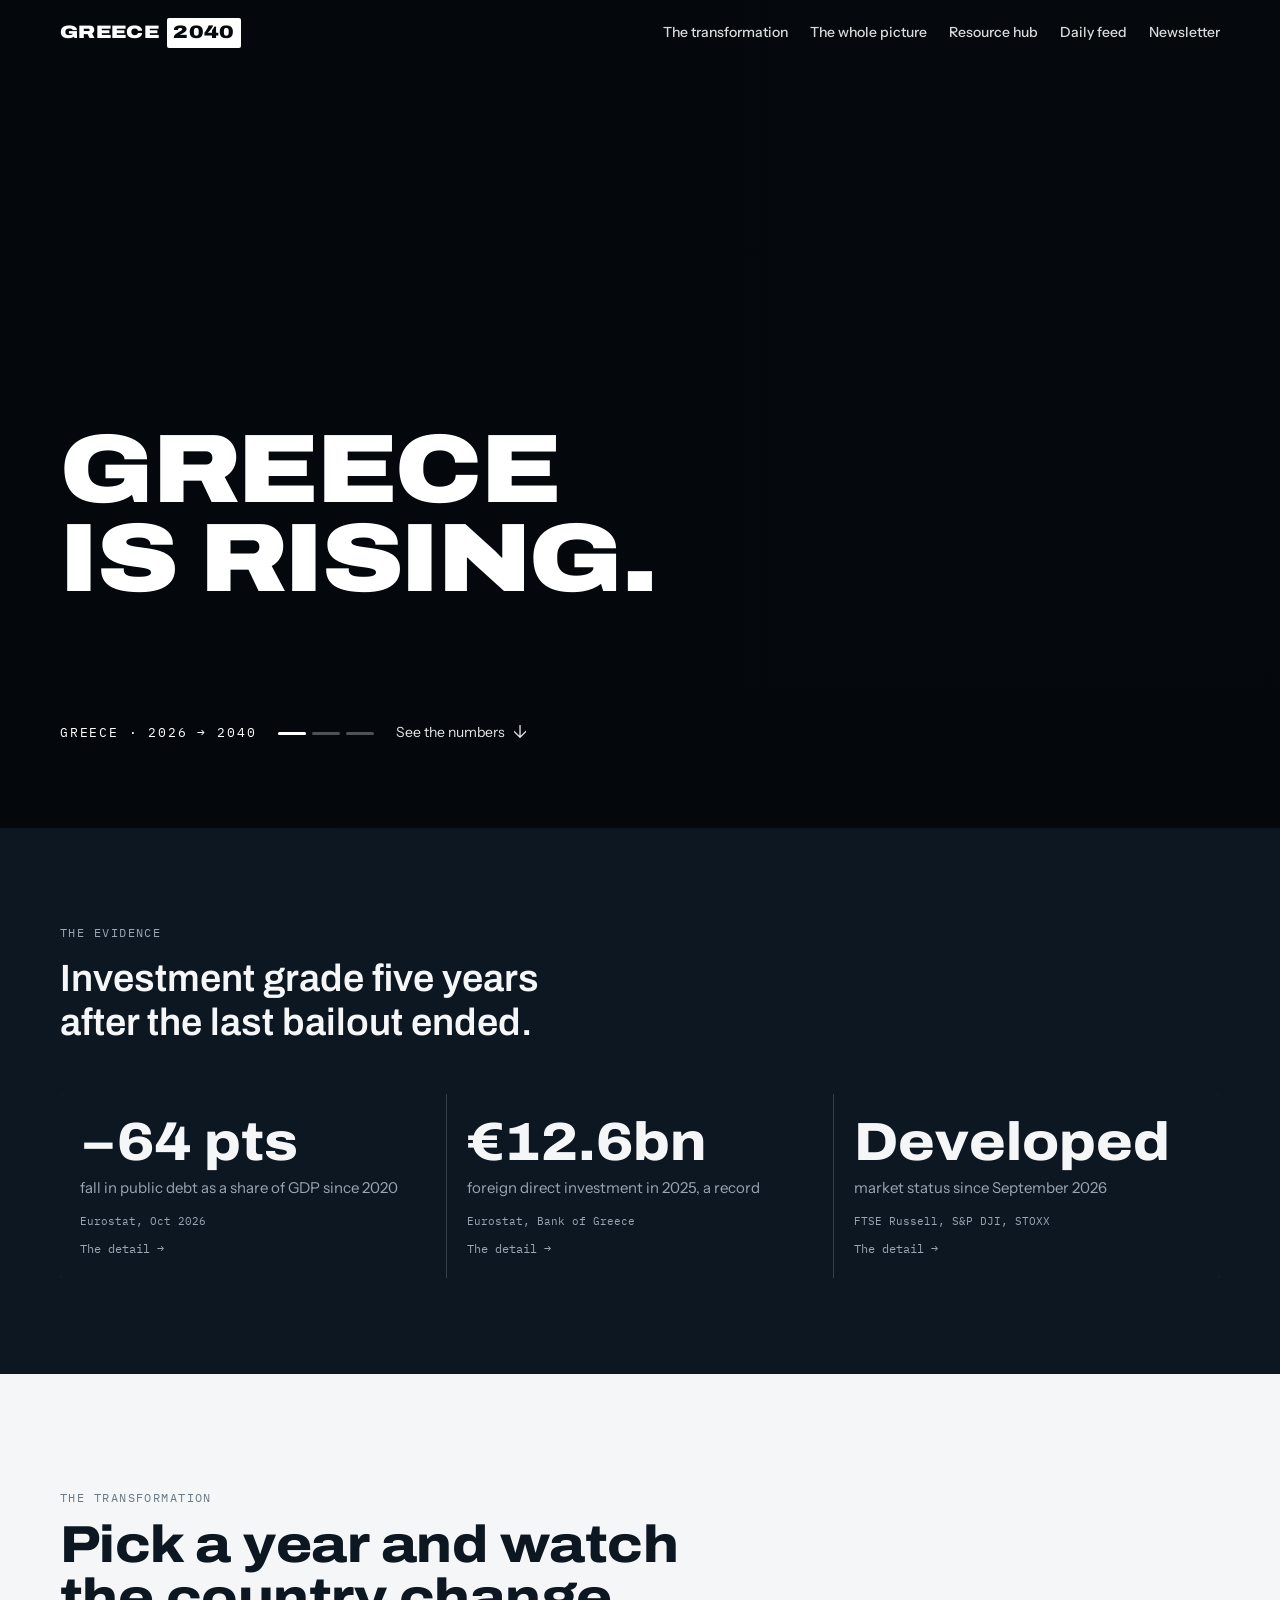
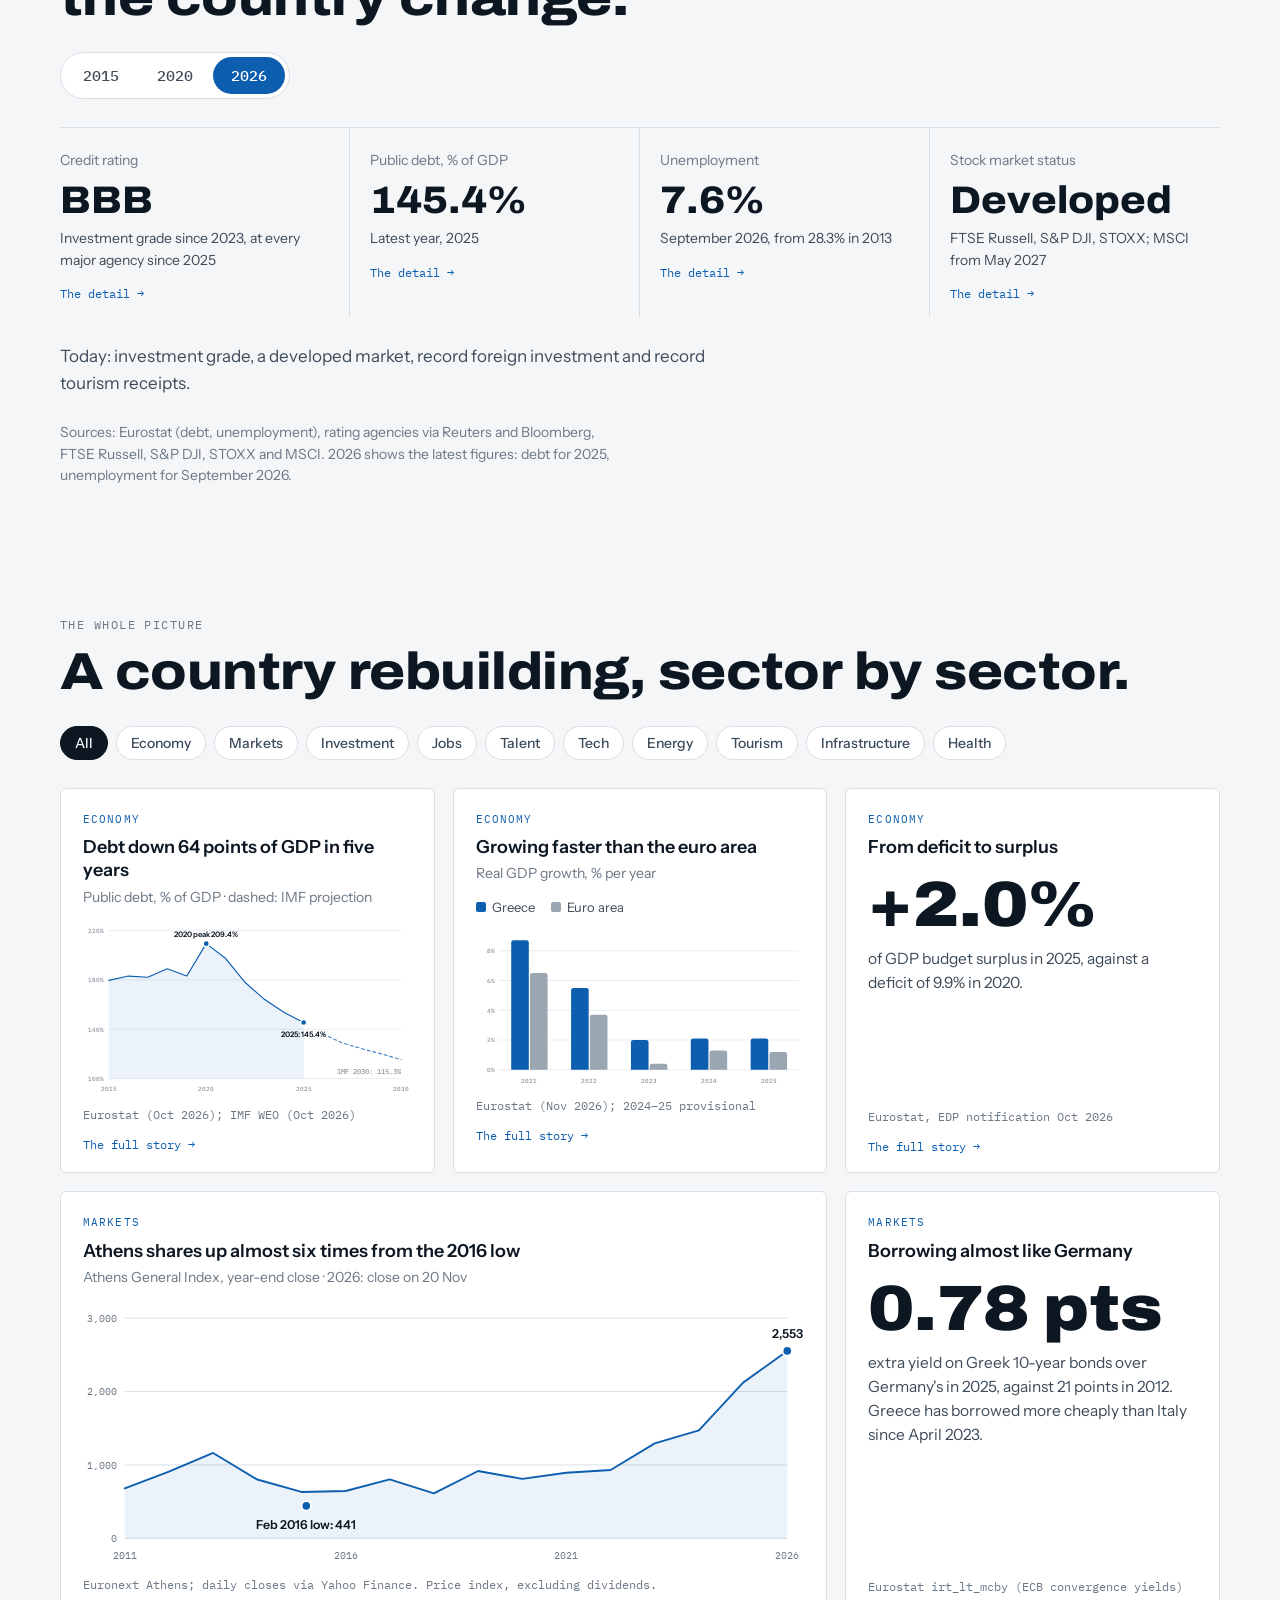
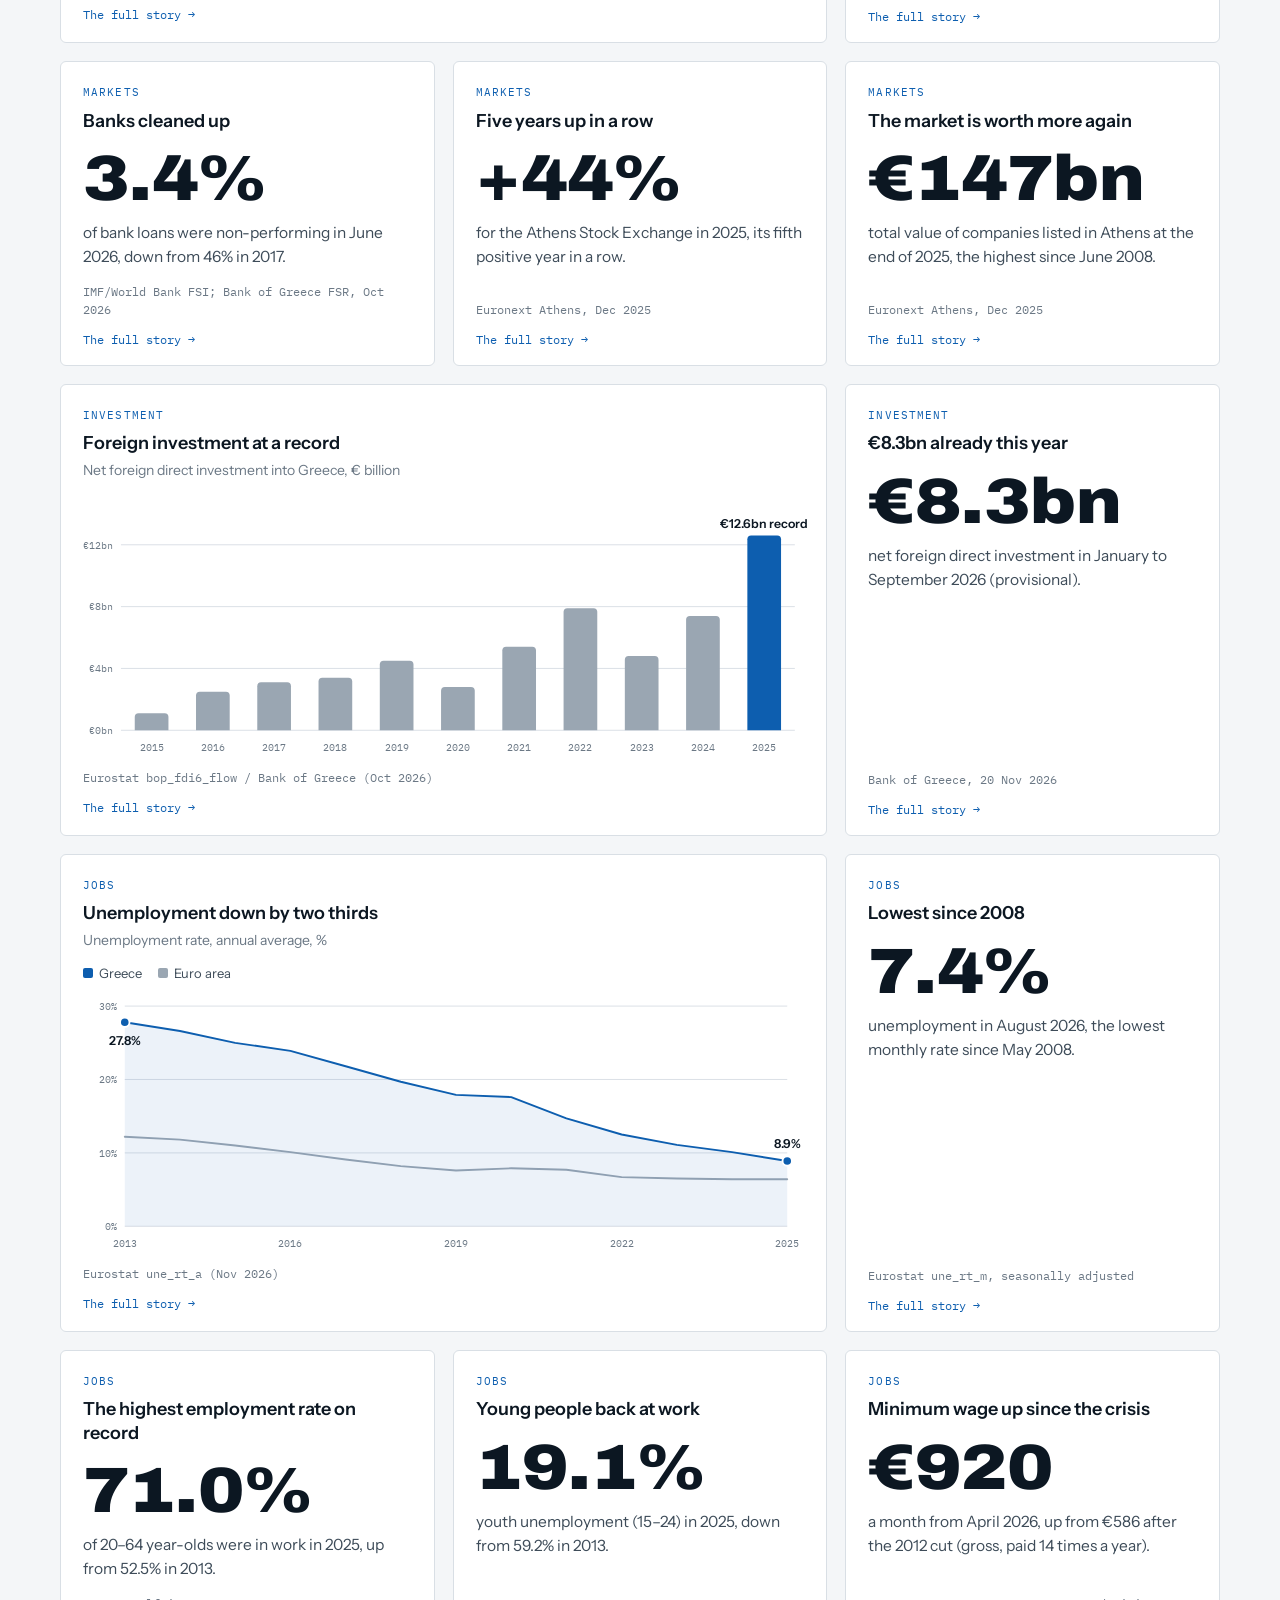
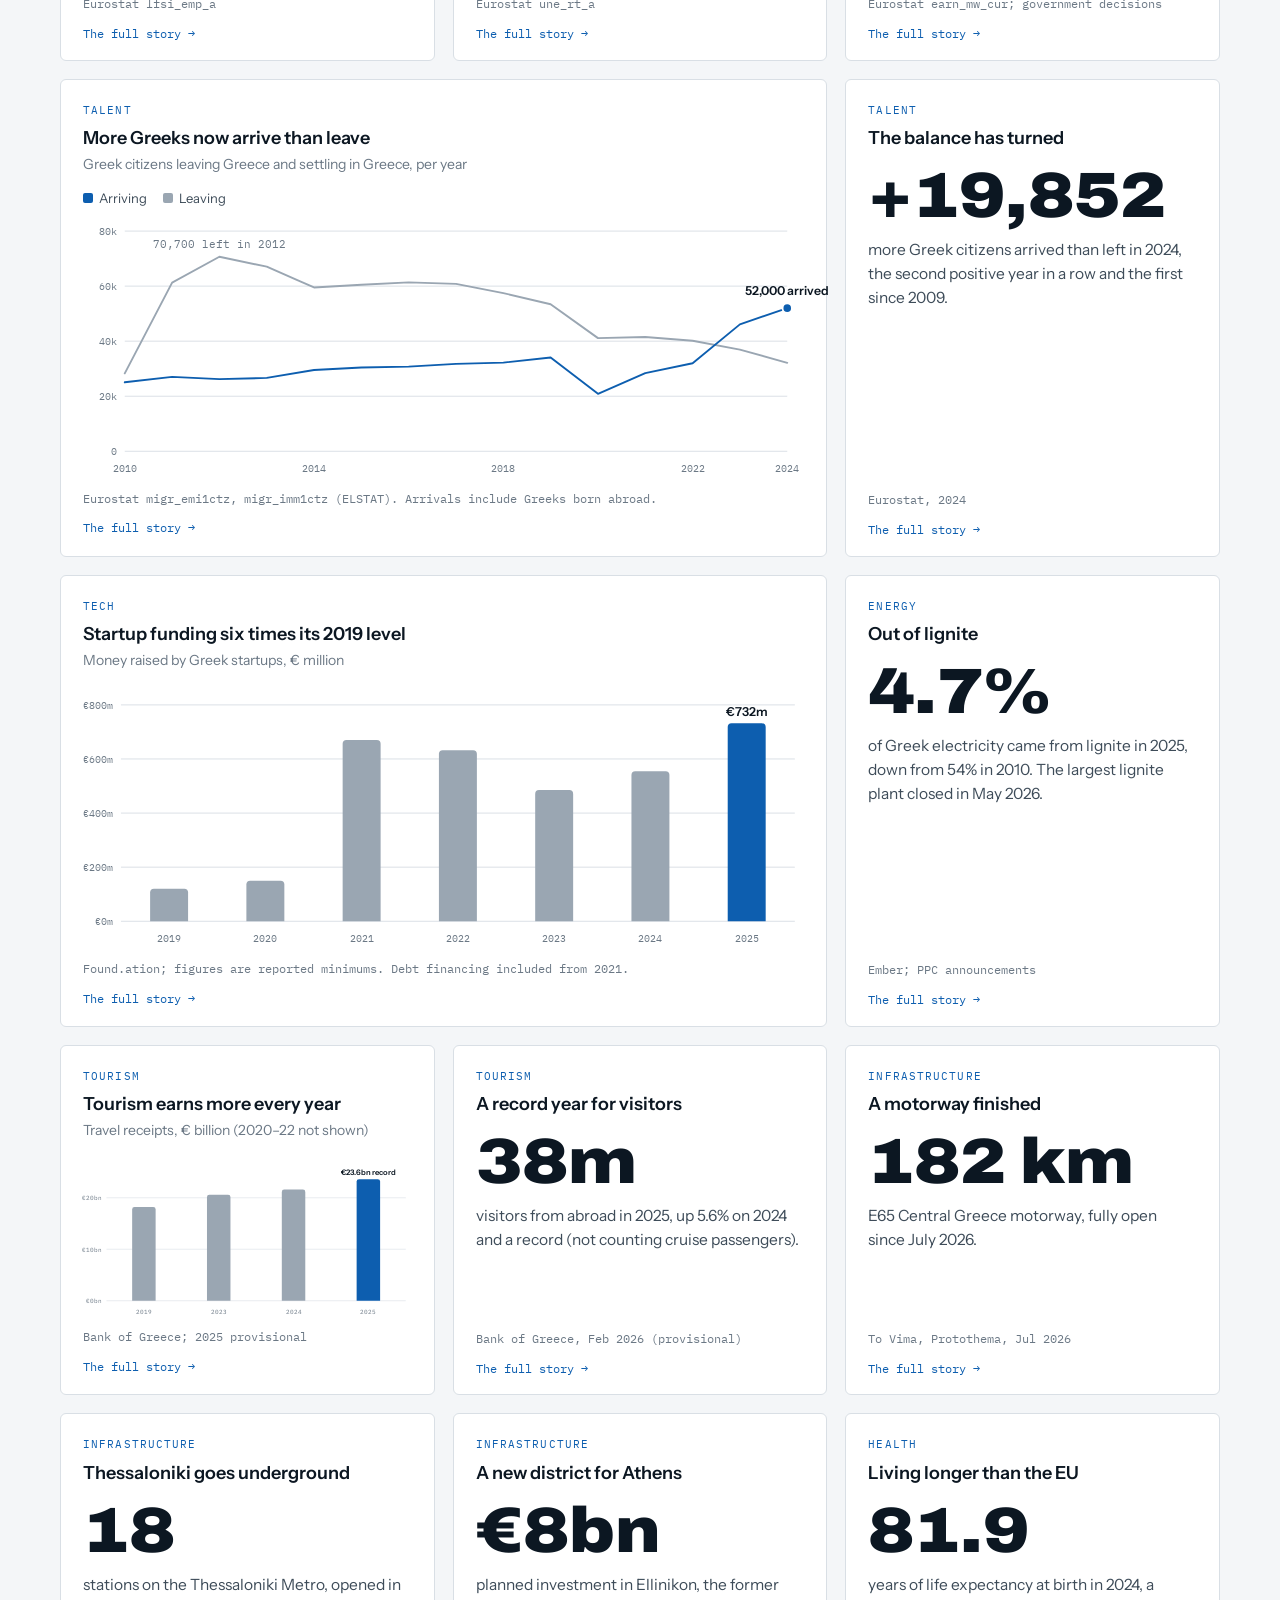
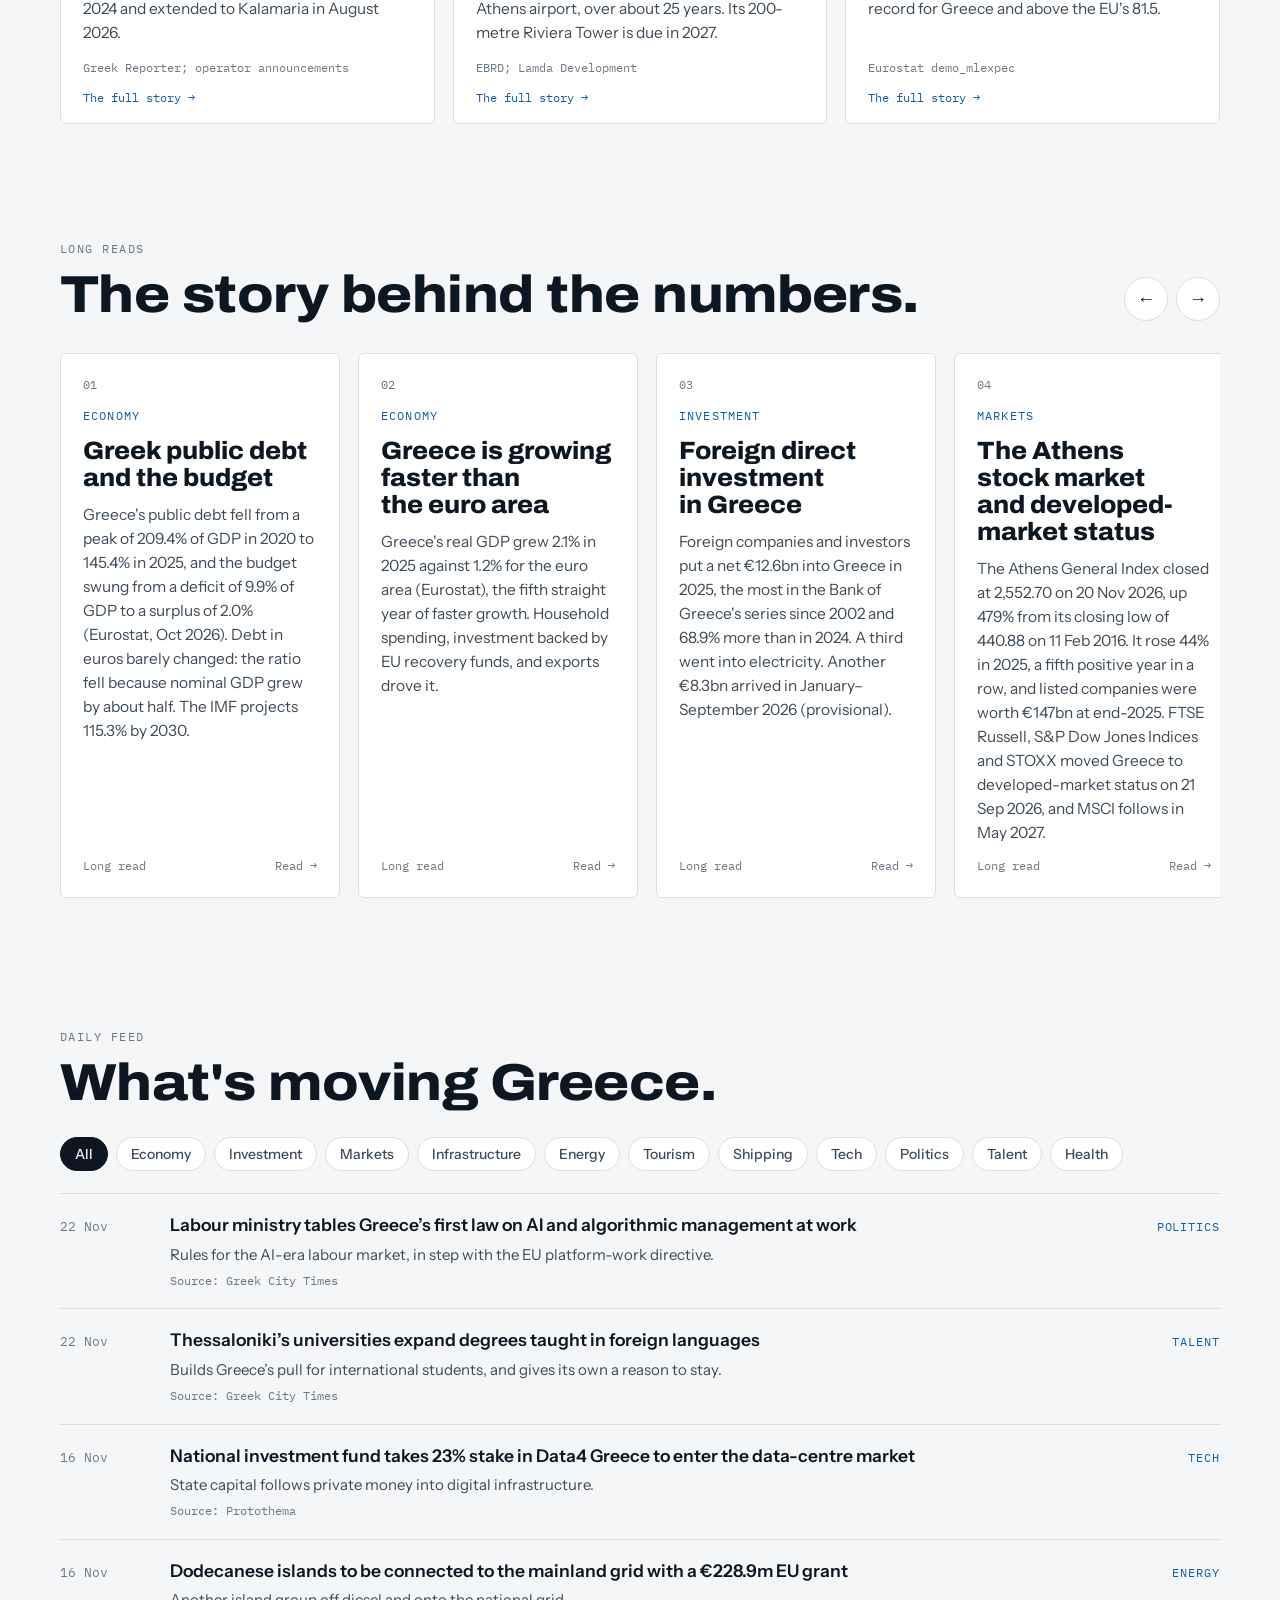
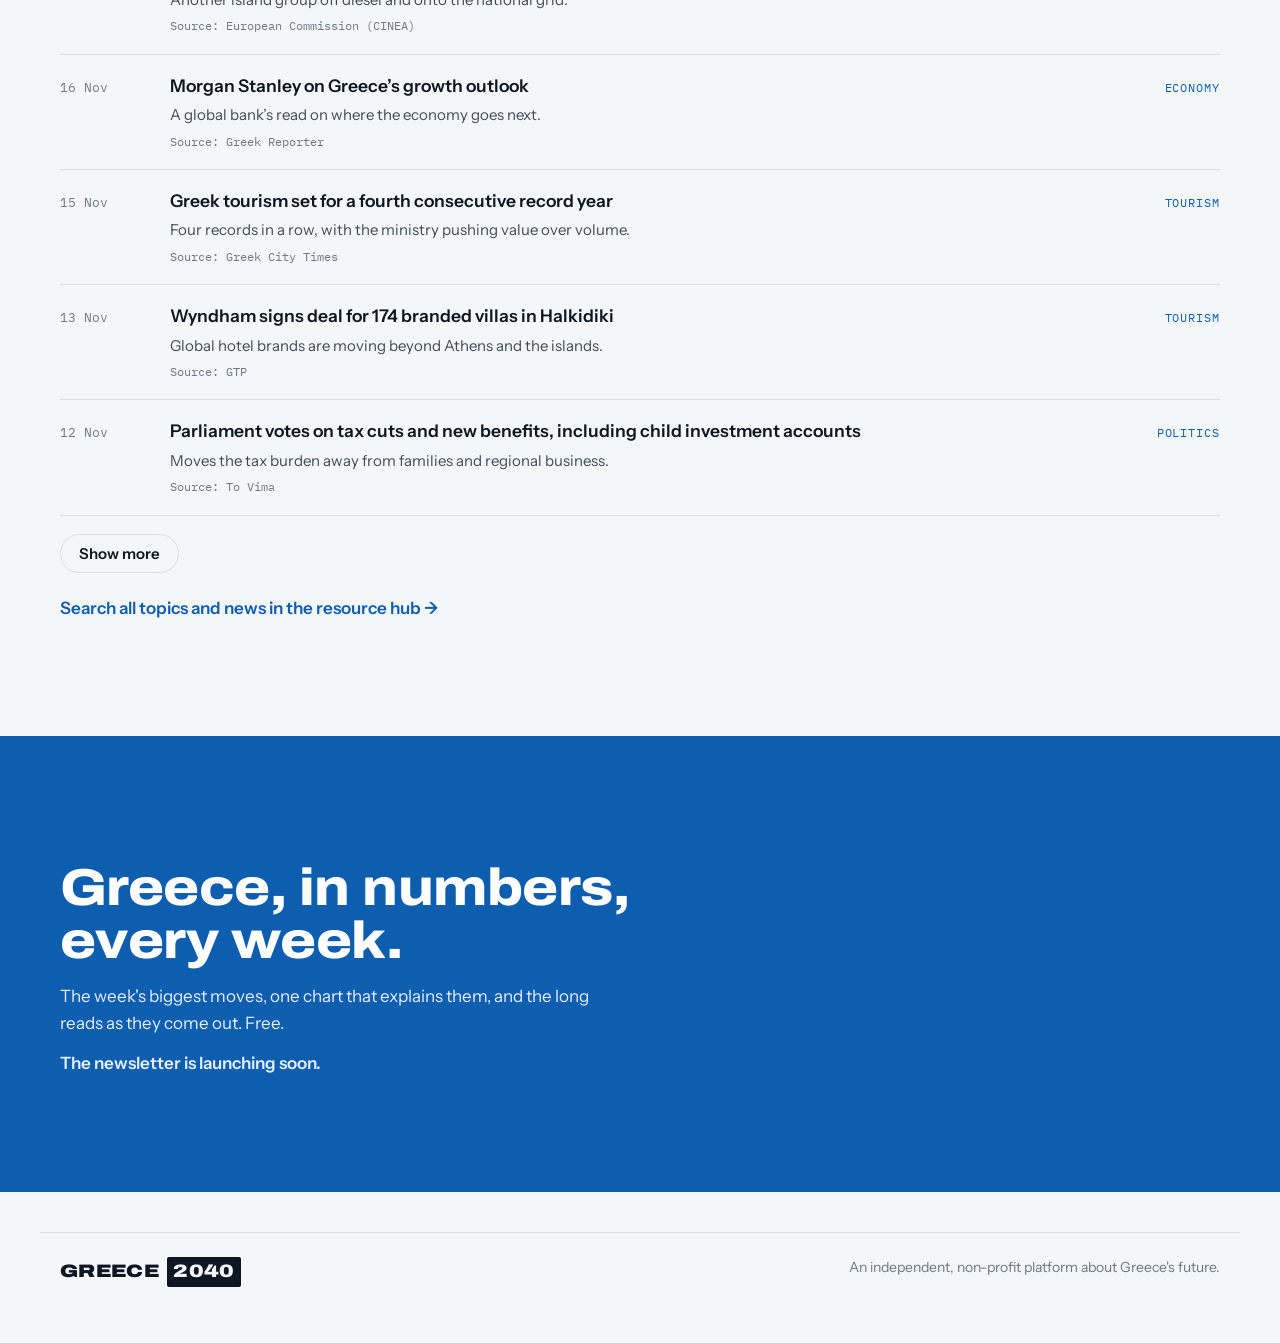
<file: index.html>
<!doctype html>
<html lang="en">
<head>
<meta charset="utf-8">
<meta name="viewport" content="width=device-width, initial-scale=1, viewport-fit=cover">
<title>Greece 2040</title>
<meta name="description" content="Greece 2040 follows Greece's transformation with data: debt, growth, investment, markets, jobs, talent, tech and energy. Independent and non-profit.">
<meta property="og:title" content="Greece 2040">
<meta property="og:description" content="Greece's transformation, in numbers.">
<meta property="og:type" content="website">
<meta property="og:url" content="https://greece2040.com/">
<meta name="theme-color" content="#0C1722">
<link rel="icon" href="data:image/svg+xml,%3Csvg xmlns='http://www.w3.org/2000/svg' viewBox='0 0 64 64'%3E%3Crect width='64' height='64' rx='10' fill='%230D5EAF'/%3E%3Ctext x='32' y='44' font-family='Arial' font-weight='900' font-size='30' text-anchor='middle' fill='%23fff'%3EGR%3C/text%3E%3C/svg%3E">
<link rel="preconnect" href="https://fonts.googleapis.com">
<link rel="preconnect" href="https://fonts.gstatic.com" crossorigin>
<link rel="stylesheet" href="https://fonts.googleapis.com/css2?family=Archivo:wdth,wght@62..125,500..900&family=Instrument+Sans:wght@400;500;600&family=IBM+Plex+Mono:wght@400;500&display=swap">
<!--BUILD:seo--><link rel="canonical" href="https://greece2040.com/">
<meta property="og:site_name" content="Greece 2040">
<script type="application/ld+json">{"@context": "https://schema.org", "@graph": [{"@type": "WebSite", "name": "Greece 2040", "url": "https://greece2040.com/", "inLanguage": "en", "description": "Greece's transformation, in numbers.", "potentialAction": {"@type": "SearchAction", "target": "https://greece2040.com/hub.html?q={search_term_string}", "query-input": "required name=search_term_string"}}, {"@type": "Organization", "name": "Greece 2040", "url": "https://greece2040.com/", "description": "An independent, non-profit platform about Greece's future.", "nonprofitStatus": "Nonprofit"}]}</script>
<!--/BUILD:seo-->
</head>
<body>
<style>
/* Layout: full-bleed video statement, then the page cools down into data —
   each band gives a little more detail than the last (statement → rehook → then/now → charts → long reads → daily feed → sign-up). */
:root {
  --bg: #F4F6F8;          /* marble, cool */
  --surface: #FFFFFF;
  --ink: #0C1722;         /* night Aegean */
  --ink-2: #3E4C59;
  --muted: #6B7885;
  --rule: #D9DFE5;
  --accent: #0D5EAF;      /* the flag's blue */
  --accent-ink: #FFFFFF;
  --series-2: #9AA6B2;    /* euro area, neutral */
  --draft: #B4540A;
  --hero-ink: #FFFFFF;
  --f-display: "Archivo", "Arial Narrow", system-ui, sans-serif;
  --f-body: "Instrument Sans", system-ui, -apple-system, "Segoe UI", sans-serif;
  --f-mono: "IBM Plex Mono", ui-monospace, "SFMono-Regular", Menlo, monospace;
  --wrap: 1200px;
}
@media (prefers-color-scheme: dark) { :root:not([data-theme="light"]) {
  --bg: #0A121A; --surface: #111C26; --ink: #EEF2F5; --ink-2: #B9C3CC; --muted: #8592A0;
  --rule: #22303C; --accent: #5B9BFF; --accent-ink: #06101A; --series-2: #5D6B78; --draft: #F0A15C; color-scheme: dark; } }
:root[data-theme="dark"] {
  --bg: #0A121A; --surface: #111C26; --ink: #EEF2F5; --ink-2: #B9C3CC; --muted: #8592A0;
  --rule: #22303C; --accent: #5B9BFF; --accent-ink: #06101A; --series-2: #5D6B78; --draft: #F0A15C; color-scheme: dark; }

* { box-sizing: border-box; }
body { margin: 0; background: var(--bg); color: var(--ink); font-family: var(--f-body); font-size: 17px; line-height: 1.55; }
.hero > .wrap { width: 100%; }
a { color: inherit; }
:focus-visible { outline: 2px solid var(--accent); outline-offset: 3px; }
.wrap { max-width: var(--wrap); margin: 0 auto; padding-left: max(20px, env(safe-area-inset-left, 0px)); padding-right: max(20px, env(safe-area-inset-right, 0px)); }
.eyebrow { font-family: var(--f-mono); font-size: 12px; letter-spacing: .12em; text-transform: uppercase; color: var(--muted); }
.draft { display: inline-block; font-family: var(--f-mono); font-size: 10.5px; letter-spacing: .08em; text-transform: uppercase; color: var(--draft); border: 1px solid currentColor; border-radius: 3px; padding: 1px 5px; vertical-align: middle; }
h2 { font-family: var(--f-display); font-stretch: 112%; font-weight: 800; font-size: clamp(30px, 4.4vw, 52px); line-height: 1.02; letter-spacing: -.01em; text-wrap: balance; margin: 10px 0 0; }
.lede { color: var(--ink-2); max-width: 62ch; font-size: 19px; margin: 18px 0 0; }
section { padding-block: clamp(64px, 9vw, 120px); }

/* ---------- Hero ---------- */
.hero { position: relative; min-height: min(92vh, 860px); display: flex; flex-direction: column; color: var(--hero-ink); background: #05090D; overflow: hidden; padding: 0; }
.hero video { position: absolute; inset: 0; width: 100%; height: 100%; object-fit: cover; }
.hero::after { content: ""; position: absolute; inset: 0; background: linear-gradient(90deg, rgba(4,8,12,.78) 0%, rgba(4,8,12,.45) 48%, rgba(4,8,12,.05) 80%), linear-gradient(0deg, rgba(4,8,12,.55), rgba(4,8,12,0) 40%); }
.topbar { position: relative; z-index: 2; display: flex; align-items: center; justify-content: space-between; gap: 16px; padding-block: max(18px, env(safe-area-inset-top, 0px)) 0; }
.mark { font-family: var(--f-display); font-weight: 900; font-stretch: 125%; font-size: 18px; letter-spacing: .02em; text-decoration: none; display: flex; align-items: baseline; gap: 8px; }
.mark b { font-weight: 900; padding: 1px 6px; background: #FFFFFF; color: #05090D; border-radius: 2px; }
.nav { display: flex; gap: 22px; font-size: 14px; font-weight: 500; }
.nav a { text-decoration: none; opacity: .85; }
.nav a:hover { opacity: 1; text-decoration: underline; text-underline-offset: 4px; }
.menu-btn { display: none; align-items: center; gap: 8px; font: 500 14px var(--f-body); color: inherit; background: rgba(5,9,13,.35); border: 1px solid rgba(255,255,255,.35); border-radius: 6px; padding: 8px 12px; cursor: pointer; }
.menu-btn i, .menu-btn i::before, .menu-btn i::after { display: block; width: 16px; height: 2px; background: currentColor; border-radius: 1px; position: relative; }
.menu-btn i::before, .menu-btn i::after { content: ""; position: absolute; left: 0; }
.menu-btn i::before { top: -5px; } .menu-btn i::after { top: 5px; }
.hero-body { position: relative; z-index: 2; margin-top: auto; padding-bottom: clamp(48px, 9vh, 96px); }
.statements { position: relative; display: grid; }
.statement { grid-area: 1 / 1; font-family: var(--f-display); font-weight: 900; font-stretch: 118%; text-transform: uppercase; font-size: clamp(42px, 7.6vw, 108px); line-height: .92; letter-spacing: -.015em; max-width: 13ch; text-wrap: balance; margin: 0; transition: opacity .6s ease, transform .6s ease; }
.statement[aria-hidden="true"] { opacity: 0; transform: translateY(14px); }
.hero-sub { margin: 26px 0 0; display: flex; flex-wrap: wrap; align-items: center; gap: 14px 22px; font-size: 16px; }
.hero-sub .year { font-family: var(--f-mono); font-size: 13px; letter-spacing: .14em; }
.progress { display: flex; gap: 6px; }
.progress i { width: 28px; height: 3px; background: rgba(255,255,255,.3); border-radius: 2px; overflow: hidden; position: relative; }
.progress i.on::after { content: ""; position: absolute; inset: 0; background: #fff; transform-origin: left; animation: fill var(--slide, 6.7s) linear forwards; }
@keyframes fill { from { transform: scaleX(0); } to { transform: scaleX(1); } }
.scroll-cue { color: #fff; font-size: 14px; text-decoration: none; display: inline-flex; gap: 8px; align-items: center; opacity: .9; }
.scroll-cue::after { content: "↓"; font-size: 18px; }

/* ---------- Rehook ---------- */
.rehook { background: var(--ink); color: var(--bg); padding-block: clamp(56px, 8vw, 96px); }
.rehook .eyebrow { color: var(--series-2); }
.rehook p.big { font-family: var(--f-display); font-stretch: 100%; font-weight: 600; font-size: clamp(24px, 3.2vw, 38px); line-height: 1.18; max-width: 30ch; margin: 14px 0 0; text-wrap: balance; }
.stats { display: grid; grid-template-columns: repeat(3, minmax(0, 1fr)); gap: 1px; background: color-mix(in srgb, var(--bg) 18%, transparent); margin-top: 48px; border-radius: 4px; overflow: hidden; }
.stat { background: var(--ink); padding: 22px 20px 20px; display: flex; flex-direction: column; gap: 6px; min-width: 0; }
.stat .n { font-family: var(--f-display); font-weight: 800; font-stretch: 110%; font-size: clamp(34px, 4.2vw, 56px); line-height: 1; font-variant-numeric: tabular-nums; }
.stat .l { color: var(--series-2); font-size: 15px; }
.stat .src { font-family: var(--f-mono); font-size: 11px; color: var(--series-2); margin-top: auto; padding-top: 8px; }

/* ---------- Then / now / 2040 ---------- */
.era-switch { display: inline-flex; margin-top: 28px; border: 1px solid var(--rule); border-radius: 999px; padding: 4px; background: var(--surface); gap: 2px; }
.era-switch button { font: 500 15px var(--f-mono); color: var(--ink-2); background: none; border: 0; padding: 9px 18px; border-radius: 999px; cursor: pointer; }
.era-switch button[aria-pressed="true"] { background: var(--accent); color: var(--accent-ink); }
.era-grid { display: grid; grid-template-columns: repeat(4, minmax(0, 1fr)); gap: 0; margin-top: 28px; border-top: 1px solid var(--rule); }
.era-cell { padding: 22px 20px 6px 0; border-right: 1px solid var(--rule); min-width: 0; }
.era-cell + .era-cell { padding-left: 20px; }
.era-cell:last-child { border-right: 0; }
.era-cell .k { font-size: 14px; color: var(--muted); }
.era-cell .v { font-family: var(--f-display); font-weight: 800; font-stretch: 108%; font-size: clamp(26px, 3vw, 40px); line-height: 1.05; margin-top: 8px; font-variant-numeric: tabular-nums; transition: opacity .25s; }
.era-cell .note { font-size: 14px; color: var(--ink-2); margin-top: 8px; }
.era-caption { margin-top: 26px; color: var(--ink-2); max-width: 62ch; }

/* ---------- Charts ---------- */
.charts { display: grid; grid-template-columns: repeat(2, minmax(0, 1fr)); gap: 24px; margin-top: 40px; }
.chart { background: var(--surface); border: 1px solid var(--rule); border-radius: 6px; padding: 22px 22px 16px; min-width: 0; position: relative; }
.chart h3 { font-family: var(--f-body); font-weight: 600; font-size: 18px; margin: 0; line-height: 1.3; }
.chart .sub { color: var(--muted); font-size: 14px; margin: 4px 0 12px; }
.chart svg { display: block; width: 100%; height: auto; overflow: visible; }
.chart .foot { display: flex; justify-content: space-between; gap: 12px; flex-wrap: wrap; font-family: var(--f-mono); font-size: 11.5px; color: var(--muted); margin-top: 10px; }
.legend { display: flex; gap: 16px; font-size: 13px; color: var(--ink-2); margin-bottom: 6px; flex-wrap: wrap; }
.legend span { display: inline-flex; align-items: center; gap: 6px; }
.legend i { width: 10px; height: 10px; border-radius: 2px; display: inline-block; }
.axis text { fill: var(--muted); font: 11px var(--f-mono); }
.grid line { stroke: var(--rule); stroke-width: 1; }
.tip { position: absolute; pointer-events: none; background: var(--ink); color: var(--bg); font: 12.5px var(--f-mono); padding: 6px 9px; border-radius: 4px; white-space: nowrap; transform: translate(-50%, -120%); }

/* ---------- Long reads carousel ---------- */
.rail-head { display: flex; align-items: end; justify-content: space-between; gap: 20px; flex-wrap: wrap; }
.rail-btns { display: flex; gap: 8px; }
.rail-btns button { width: 44px; height: 44px; border-radius: 50%; border: 1px solid var(--rule); background: var(--surface); color: var(--ink); font-size: 18px; cursor: pointer; }
.rail { display: grid; grid-auto-flow: column; grid-auto-columns: minmax(280px, 360px); gap: 18px; overflow-x: auto; scroll-snap-type: x mandatory; margin-top: 32px; padding-bottom: 14px; scrollbar-width: thin; }
.read { scroll-snap-align: start; background: var(--surface); border: 1px solid var(--rule); border-radius: 6px; padding: 22px; display: flex; flex-direction: column; gap: 12px; min-height: 300px; text-decoration: none; min-width: 0; }
.read:hover { border-color: var(--accent); }
.read .tag { font-family: var(--f-mono); font-size: 11.5px; letter-spacing: .1em; text-transform: uppercase; color: var(--accent); }
.read h3 { font-family: var(--f-display); font-stretch: 104%; font-weight: 800; font-size: 25px; line-height: 1.08; margin: 0; text-wrap: balance; }
.read p { color: var(--ink-2); font-size: 15.5px; margin: 0; }
.read .meta { margin-top: auto; font-family: var(--f-mono); font-size: 12px; color: var(--muted); display: flex; justify-content: space-between; gap: 10px; }
.read .big { font-family: var(--f-display); font-weight: 900; font-stretch: 112%; font-size: 44px; line-height: 1; color: var(--ink); }

/* ---------- Feed ---------- */
.feed-wrap { display: grid; grid-template-columns: minmax(0, 1fr); gap: 0; }
.chips { display: flex; flex-wrap: wrap; gap: 8px; margin-top: 28px; }
.chips button { font: 500 14px var(--f-body); color: var(--ink-2); background: var(--surface); border: 1px solid var(--rule); padding: 7px 14px; border-radius: 999px; cursor: pointer; }
.chips button[aria-pressed="true"] { background: var(--ink); color: var(--bg); border-color: var(--ink); }
.feed { list-style: none; padding: 0; margin: 22px 0 0; border-top: 1px solid var(--rule); }
.feed li { display: grid; grid-template-columns: 92px minmax(0, 1fr) auto; gap: 18px; align-items: baseline; padding: 18px 0; border-bottom: 1px solid var(--rule); }
.feed time { font-family: var(--f-mono); font-size: 12.5px; color: var(--muted); }
.feed a { font-weight: 600; font-size: 17.5px; text-decoration: none; line-height: 1.35; }
.feed a:hover { text-decoration: underline; text-underline-offset: 3px; }
.feed .why { display: block; color: var(--ink-2); font-size: 15px; margin-top: 4px; font-weight: 400; }
.feed .cat { font-family: var(--f-mono); font-size: 11.5px; letter-spacing: .08em; text-transform: uppercase; color: var(--accent); white-space: nowrap; }
.feed .src { font-family: var(--f-mono); font-size: 12px; color: var(--muted); display: block; margin-top: 6px; }

/* ---------- Sign-up ---------- */
.signup { background: var(--accent); color: var(--accent-ink); }
.signup h2 { max-width: 18ch; }
.signup p { max-width: 52ch; margin: 16px 0 0; opacity: .9; }
.signup form { display: flex; gap: 10px; flex-wrap: wrap; margin-top: 28px; max-width: 560px; }
.signup input { flex: 1 1 240px; min-width: 0; font: 16px var(--f-body); padding: 14px 16px; border-radius: 4px; border: 0; background: var(--surface); color: var(--ink); }
.signup button { font: 600 16px var(--f-body); padding: 14px 22px; border-radius: 4px; border: 0; background: var(--ink); color: var(--bg); cursor: pointer; }
.signup .ok { margin-top: 14px; font-weight: 600; }

footer { padding-block: 40px 56px; color: var(--muted); font-size: 14px; }
footer .row { display: flex; justify-content: space-between; gap: 20px; flex-wrap: wrap; border-top: 1px solid var(--rule); padding-top: 24px; }

@media (max-width: 860px) {
  .nav { display: none; }
  .menu-btn { display: inline-flex; }
  .topbar.menu-open .nav { display: flex; flex-direction: column; gap: 0; position: absolute; top: calc(100% + 10px); left: 0; right: 0; background: rgba(5,9,13,.94); backdrop-filter: blur(10px); padding: 4px max(20px, env(safe-area-inset-left, 0px)) 10px; }
  .topbar.menu-open .nav a { opacity: 1; padding: 14px 0; font-size: 17px; border-bottom: 1px solid rgba(255,255,255,.14); }
  .topbar.menu-open .nav a:last-child { border-bottom: 0; }
  .stats { grid-template-columns: minmax(0, 1fr); }
  .era-grid { grid-template-columns: repeat(2, minmax(0, 1fr)); }
  .era-cell { padding: 18px 14px 14px 0 !important; border-right: 0; border-bottom: 1px solid var(--rule); }
  .era-cell:nth-child(odd) { border-right: 1px solid var(--rule); }
  .era-cell:nth-child(even) { padding-left: 14px !important; }
  .charts { grid-template-columns: minmax(0, 1fr); }
  .feed li { grid-template-columns: minmax(0, 1fr); gap: 6px; }
  .hero::after { background: linear-gradient(0deg, rgba(4,8,12,.85) 0%, rgba(4,8,12,.35) 60%, rgba(4,8,12,.2) 100%); }
}
@media (prefers-reduced-motion: reduce) {
  .statement { transition: none; }
  .progress i.on::after { animation: none; transform: none; }
}
</style>

<style>
/* v6: every number links to its pillar section */
a.stat { color: inherit; text-decoration: none; }
a.stat:hover .n { color: var(--series-2); }
.stat .go, .era-cell .go { font-family: var(--f-mono); font-size: 11.5px; color: var(--series-2); padding-top: 4px; }
a.era-cell { color: inherit; text-decoration: none; display: block; }
a.era-cell:hover .v { color: var(--accent); }
.era-cell .go { color: var(--accent); display: block; margin: 10px 0 8px; }
.dash .chart[data-href] .more-link { font-family: var(--f-mono); font-size: 12px; color: var(--accent); text-decoration: none; margin-top: 12px; display: inline-block; }
.dash .chart[data-href] .more-link:hover { text-decoration: underline; }
.dash .chart[data-href] { cursor: pointer; }
.dash .chart[data-href]:hover { border-color: var(--accent); }
.hub-link { display: inline-block; margin-top: 22px; font-weight: 600; color: var(--accent); text-decoration: none; }
.hub-link:hover { text-decoration: underline; }
/* v3 additions: dashboard of charts and stat boxes, filtered by bucket */
.dash { display: grid; grid-auto-flow: row dense; grid-template-columns: repeat(3, minmax(0, 1fr)); gap: 18px; margin-top: 28px; }
.dash .chart { margin: 0; }
.dash .chart.wide { grid-column: span 2; }
.dash .chart[hidden] { display: none; }
.chart .cat { font-family: var(--f-mono); font-size: 11px; letter-spacing: .1em; text-transform: uppercase; color: var(--accent); margin-bottom: 8px; display: block; }
.kpi { display: flex; flex-direction: column; }
.kpi .kpi-n { font-family: var(--f-display); font-weight: 900; font-stretch: 110%; font-size: clamp(44px, 5vw, 64px); line-height: 1; margin: 14px 0 10px; font-variant-numeric: tabular-nums; }
.kpi p { color: var(--ink-2); font-size: 15.5px; margin: 0; }
.kpi .foot { margin-top: auto; padding-top: 14px; }
.read .num { font-family: var(--f-mono); font-size: 12px; color: var(--muted); }
.more { margin-top: 18px; font: 600 15px var(--f-body); background: none; border: 1px solid var(--rule); color: var(--ink); border-radius: 999px; padding: 9px 18px; cursor: pointer; }
.empty { padding: 22px 0; color: var(--muted); border-bottom: 1px solid var(--rule); }
@media (max-width: 1000px) { .dash { grid-template-columns: repeat(2, minmax(0, 1fr)); } }
@media (max-width: 680px) { .dash { grid-template-columns: minmax(0, 1fr); } .dash .chart.wide { grid-column: auto; } }
</style>

<!-- ============ HERO ============ -->
<header class="hero" id="top">
  <video id="heroVideo" autoplay muted loop playsinline preload="auto" aria-hidden="true"></video>
  <div class="wrap topbar">
    <a class="mark" href="#top" aria-label="Greece 2040 home">GREECE <b>2040</b></a>
    <button class="menu-btn" type="button" aria-expanded="false" aria-controls="site-nav" onclick="var o=this.parentNode.classList.toggle('menu-open');this.setAttribute('aria-expanded',o)"><i></i>Menu</button>
    <nav class="nav" id="site-nav" aria-label="Sections" onclick="if(event.target.closest('a')){this.parentNode.classList.remove('menu-open');this.previousElementSibling.setAttribute('aria-expanded','false')}">
      <a href="#numbers">The transformation</a>
      <a href="#picture">The whole picture</a>
      <a href="hub.html">Resource hub</a>
      <a href="#feed">Daily feed</a>
      <a href="#signup">Newsletter</a>
    </nav>
  </div>
  <div class="wrap hero-body">
    <div class="statements" id="statements" aria-live="polite">
      <h1 class="statement">Greece is rising.</h1>
      <p class="statement" aria-hidden="true">Athens. The next global capital.</p>
      <p class="statement" aria-hidden="true">This is Greece's decade.</p>
    </div>
    <div class="hero-sub">
      <span class="year">GREECE · 2026 → 2040</span>
      <span class="progress" id="progress" aria-hidden="true"><i class="on"></i><i></i><i></i></span>
      <a class="scroll-cue" href="#rehook">See the numbers</a>
    </div>
  </div>
</header>

<!-- ============ REHOOK ============ -->
<section class="rehook" id="rehook">
  <div class="wrap">
    <div class="eyebrow">The evidence</div>
    <p class="big">Investment grade five years after the last bailout ended.</p>
    <div class="stats">
      <a class="stat" href="pillars/public-finances.html#debt"><span class="n">−64 pts</span><span class="l">fall in public debt as a share of GDP since 2020</span><span class="src">Eurostat, Oct 2026</span><span class="go">The detail →</span></a>
      <a class="stat" href="pillars/investment.html#fdi-record"><span class="n">€12.6bn</span><span class="l">foreign direct investment in 2025, a record</span><span class="src">Eurostat, Bank of Greece</span><span class="go">The detail →</span></a>
      <a class="stat" href="pillars/stock-market.html#developed-market"><span class="n">Developed</span><span class="l">market status since September 2026</span><span class="src">FTSE Russell, S&amp;P DJI, STOXX</span><span class="go">The detail →</span></a>
    </div>
  </div>
</section>

<!-- ============ THE TRANSFORMATION ============ -->
<section id="numbers">
  <div class="wrap">
    <div class="eyebrow">The transformation</div>
    <h2>Pick a year and watch the country change.</h2>
    <div class="era-switch" role="group" aria-label="Choose a year">
      <button type="button" data-era="2015" aria-pressed="false">2015</button>
      <button type="button" data-era="2020" aria-pressed="false">2020</button>
      <button type="button" data-era="2026" aria-pressed="true">2026</button>
    </div>
    <div class="era-grid" id="eraGrid">
      <a class="era-cell" href="pillars/credit.html#ratings"><div class="k">Credit rating</div><div class="v" data-k="rating"></div><div class="note" data-n="rating"></div><span class="go">The detail →</span></a>
      <a class="era-cell" href="pillars/public-finances.html#debt"><div class="k">Public debt, % of GDP</div><div class="v" data-k="debt"></div><div class="note" data-n="debt"></div><span class="go">The detail →</span></a>
      <a class="era-cell" href="pillars/jobs.html#unemployment"><div class="k">Unemployment</div><div class="v" data-k="jobs"></div><div class="note" data-n="jobs"></div><span class="go">The detail →</span></a>
      <a class="era-cell" href="pillars/stock-market.html#developed-market"><div class="k">Stock market status</div><div class="v" data-k="market"></div><div class="note" data-n="market"></div><span class="go">The detail →</span></a>
    </div>
    <p class="era-caption" id="eraCaption"></p>
    <p class="era-caption" style="font-size:14px;color:var(--muted)">Sources: Eurostat (debt, unemployment), rating agencies via Reuters and Bloomberg, FTSE Russell, S&amp;P DJI, STOXX and MSCI. 2026 shows the latest figures: debt for 2025, unemployment for September 2026.</p>
  </div>
</section>

<!-- ============ THE WHOLE PICTURE ============ -->
<section id="picture" style="padding-top:0">
  <div class="wrap">
    <div class="eyebrow">The whole picture</div>
    <h2>A country rebuilding, sector by sector.</h2>
    <div class="chips" id="dashChips" role="group" aria-label="Filter the charts"></div>
    <div class="dash" id="dash">

      <figure data-href="pillars/public-finances.html#debt" class="chart" data-cat="Economy" id="debtChart">
        <span class="cat">Economy</span>
        <h3>Debt down 64 points of GDP in five years</h3>
        <p class="sub">Public debt, % of GDP · dashed: IMF projection</p>
        <svg viewBox="0 0 560 300" role="img" aria-label="Line chart of Greek public debt, 2015 to 2025, with the IMF projection to 2030"></svg>
        <div class="foot"><span>Eurostat (Oct 2026); IMF WEO (Oct 2026)</span></div>
      </figure>

      <figure data-href="pillars/growth.html#growth" class="chart" data-cat="Economy" id="growthChart">
        <span class="cat">Economy</span>
        <h3>Growing faster than the euro area</h3>
        <p class="sub">Real GDP growth, % per year</p>
        <div class="legend"><span><i style="background:var(--accent)"></i>Greece</span><span><i style="background:var(--series-2)"></i>Euro area</span></div>
        <svg viewBox="0 0 560 280" role="img" aria-label="Bar chart of real GDP growth, Greece against the euro area, 2021 to 2025"></svg>
        <div class="foot"><span>Eurostat (Nov 2026); 2024–25 provisional</span></div>
      </figure>

      <figure data-href="pillars/public-finances.html#surplus" class="chart kpi" data-cat="Economy">
        <span class="cat">Economy</span>
        <h3>From deficit to surplus</h3>
        <div class="kpi-n">+2.0%</div>
        <p>of GDP budget surplus in 2025, against a deficit of 9.9% in 2020.</p>
        <div class="foot"><span>Eurostat, EDP notification Oct 2026</span></div>
      </figure>

      <figure data-href="pillars/investment.html#fdi-record" class="chart wide" data-cat="Investment" id="fdiChart">
        <span class="cat">Investment</span>
        <h3>Foreign investment at a record</h3>
        <p class="sub">Net foreign direct investment into Greece, € billion</p>
        <svg viewBox="0 0 760 280" role="img" aria-label="Bar chart of net foreign direct investment into Greece, 2015 to 2025"></svg>
        <div class="foot"><span>Eurostat bop_fdi6_flow / Bank of Greece (Oct 2026)</span></div>
      </figure>

      <figure data-href="pillars/investment.html#fdi-2026" class="chart kpi" data-cat="Investment">
        <span class="cat">Investment</span>
        <h3>€8.3bn already this year</h3>
        <div class="kpi-n">€8.3bn</div>
        <p>net foreign direct investment in January to September 2026 (provisional).</p>
        <div class="foot"><span>Bank of Greece, 20 Nov 2026</span></div>
      </figure>

      <figure data-href="pillars/jobs.html#unemployment" class="chart wide" data-cat="Jobs" id="jobsChart">
        <span class="cat">Jobs</span>
        <h3>Unemployment down by two thirds</h3>
        <p class="sub">Unemployment rate, annual average, %</p>
        <div class="legend"><span><i style="background:var(--accent)"></i>Greece</span><span><i style="background:var(--series-2)"></i>Euro area</span></div>
        <svg viewBox="0 0 760 280" role="img" aria-label="Line chart of the unemployment rate, Greece and the euro area, 2013 to 2025"></svg>
        <div class="foot"><span>Eurostat une_rt_a (Nov 2026)</span></div>
      </figure>

      <figure data-href="pillars/jobs.html#lowest-since-2008" class="chart kpi" data-cat="Jobs">
        <span class="cat">Jobs</span>
        <h3>Lowest since 2008</h3>
        <div class="kpi-n">7.4%</div>
        <p>unemployment in August 2026, the lowest monthly rate since May 2008.</p>
        <div class="foot"><span>Eurostat une_rt_m, seasonally adjusted</span></div>
      </figure>

      <figure data-href="pillars/tourism.html#receipts" class="chart" data-cat="Tourism" id="tourismChart">
        <span class="cat">Tourism</span>
        <h3>Tourism earns more every year</h3>
        <p class="sub">Travel receipts, € billion (2020–22 not shown)</p>
        <svg viewBox="0 0 560 280" role="img" aria-label="Bar chart of travel receipts: 2019, 2023, 2024 and 2025"></svg>
        <div class="foot"><span>Bank of Greece; 2025 provisional</span></div>
      </figure>

      <figure data-href="pillars/infrastructure.html#e65" class="chart kpi" data-cat="Infrastructure">
        <span class="cat">Infrastructure</span>
        <h3>A motorway finished</h3>
        <div class="kpi-n">182 km</div>
        <p>E65 Central Greece motorway, fully open since July 2026.</p>
        <div class="foot"><span>To Vima, Protothema, Jul 2026</span></div>
      </figure>

      <figure data-href="pillars/infrastructure.html#thessaloniki-metro" class="chart kpi" data-cat="Infrastructure">
        <span class="cat">Infrastructure</span>
        <h3>Thessaloniki goes underground</h3>
        <div class="kpi-n">18</div>
        <p>stations on the Thessaloniki Metro, opened in 2024 and extended to Kalamaria in August 2026.</p>
        <div class="foot"><span>Greek Reporter; operator announcements</span></div>
      </figure>

      <figure data-href="pillars/stock-market.html#athex" class="chart wide" data-cat="Markets" id="athexChart">
        <span class="cat">Markets</span>
        <h3>Athens shares up almost six times from the 2016 low</h3>
        <p class="sub">Athens General Index, year-end close · 2026: close on 20 Nov</p>
        <svg viewBox="0 0 760 280" role="img" aria-label="Line chart of the Athens General Index, 2011 to 2026, from a closing low of 440.88 in February 2016 to 2,552.70 in November 2026"></svg>
        <div class="foot"><span>Euronext Athens; daily closes via Yahoo Finance. Price index, excluding dividends.</span></div>
      </figure>

      <figure data-href="pillars/credit.html#bond-spread" class="chart kpi" data-cat="Markets">
        <span class="cat">Markets</span>
        <h3>Borrowing almost like Germany</h3>
        <div class="kpi-n">0.78 pts</div>
        <p>extra yield on Greek 10-year bonds over Germany's in 2025, against 21 points in 2012. Greece has borrowed more cheaply than Italy since April 2023.</p>
        <div class="foot"><span>Eurostat irt_lt_mcby (ECB convergence yields)</span></div>
      </figure>

      <figure data-href="pillars/credit.html#bad-loans" class="chart kpi" data-cat="Markets">
        <span class="cat">Markets</span>
        <h3>Banks cleaned up</h3>
        <div class="kpi-n">3.4%</div>
        <p>of bank loans were non-performing in June 2026, down from 46% in 2017.</p>
        <div class="foot"><span>IMF/World Bank FSI; Bank of Greece FSR, Oct 2026</span></div>
      </figure>

      <figure data-href="pillars/energy.html#lignite" class="chart kpi" data-cat="Energy">
        <span class="cat">Energy</span>
        <h3>Out of lignite</h3>
        <div class="kpi-n">4.7%</div>
        <p>of Greek electricity came from lignite in 2025, down from 54% in 2010. The largest lignite plant closed in May 2026.</p>
        <div class="foot"><span>Ember; PPC announcements</span></div>
      </figure>

      <figure data-href="pillars/jobs.html#employment-rate" class="chart kpi" data-cat="Jobs">
        <span class="cat">Jobs</span>
        <h3>The highest employment rate on record</h3>
        <div class="kpi-n">71.0%</div>
        <p>of 20–64 year-olds were in work in 2025, up from 52.5% in 2013.</p>
        <div class="foot"><span>Eurostat lfsi_emp_a</span></div>
      </figure>

      <figure data-href="pillars/stock-market.html#five-years-up" class="chart kpi" data-cat="Markets">
        <span class="cat">Markets</span>
        <h3>Five years up in a row</h3>
        <div class="kpi-n">+44%</div>
        <p>for the Athens Stock Exchange in 2025, its fifth positive year in a row.</p>
        <div class="foot"><span>Euronext Athens, Dec 2025</span></div>
      </figure>

      <figure data-href="pillars/stock-market.html#market-value" class="chart kpi" data-cat="Markets">
        <span class="cat">Markets</span>
        <h3>The market is worth more again</h3>
        <div class="kpi-n">€147bn</div>
        <p>total value of companies listed in Athens at the end of 2025, the highest since June 2008.</p>
        <div class="foot"><span>Euronext Athens, Dec 2025</span></div>
      </figure>

      <figure data-href="pillars/tourism.html#visitors" class="chart kpi" data-cat="Tourism">
        <span class="cat">Tourism</span>
        <h3>A record year for visitors</h3>
        <div class="kpi-n">38m</div>
        <p>visitors from abroad in 2025, up 5.6% on 2024 and a record (not counting cruise passengers).</p>
        <div class="foot"><span>Bank of Greece, Feb 2026 (provisional)</span></div>
      </figure>

      <figure data-href="pillars/infrastructure.html#ellinikon" class="chart kpi" data-cat="Infrastructure">
        <span class="cat">Infrastructure</span>
        <h3>A new district for Athens</h3>
        <div class="kpi-n">€8bn</div>
        <p>planned investment in Ellinikon, the former Athens airport, over about 25 years. Its 200-metre Riviera Tower is due in 2027.</p>
        <div class="foot"><span>EBRD; Lamda Development</span></div>
      </figure>

      <figure data-href="pillars/talent.html#arrivals-vs-departures" class="chart wide" data-cat="Talent" id="talentChart">
        <span class="cat">Talent</span>
        <h3>More Greeks now arrive than leave</h3>
        <p class="sub">Greek citizens leaving Greece and settling in Greece, per year</p>
        <div class="legend"><span><i style="background:var(--accent)"></i>Arriving</span><span><i style="background:var(--series-2)"></i>Leaving</span></div>
        <svg viewBox="0 0 760 280" role="img" aria-label="Line chart of Greek citizens leaving and arriving each year, 2010 to 2024; arrivals overtook departures in 2023"></svg>
        <div class="foot"><span>Eurostat migr_emi1ctz, migr_imm1ctz (ELSTAT). Arrivals include Greeks born abroad.</span></div>
      </figure>

      <figure data-href="pillars/talent.html#net-balance" class="chart kpi" data-cat="Talent">
        <span class="cat">Talent</span>
        <h3>The balance has turned</h3>
        <div class="kpi-n">+19,852</div>
        <p>more Greek citizens arrived than left in 2024, the second positive year in a row and the first since 2009.</p>
        <div class="foot"><span>Eurostat, 2024</span></div>
      </figure>

      <figure data-href="pillars/jobs.html#youth" class="chart kpi" data-cat="Jobs">
        <span class="cat">Jobs</span>
        <h3>Young people back at work</h3>
        <div class="kpi-n">19.1%</div>
        <p>youth unemployment (15–24) in 2025, down from 59.2% in 2013.</p>
        <div class="foot"><span>Eurostat une_rt_a</span></div>
      </figure>

      <figure data-href="pillars/jobs.html#minimum-wage" class="chart kpi" data-cat="Jobs">
        <span class="cat">Jobs</span>
        <h3>Minimum wage up since the crisis</h3>
        <div class="kpi-n">€920</div>
        <p>a month from April 2026, up from €586 after the 2012 cut (gross, paid 14 times a year).</p>
        <div class="foot"><span>Eurostat earn_mw_cur; government decisions</span></div>
      </figure>

      <figure data-href="pillars/tech.html#startup-funding" class="chart wide" data-cat="Tech" id="techChart">
        <span class="cat">Tech</span>
        <h3>Startup funding six times its 2019 level</h3>
        <p class="sub">Money raised by Greek startups, € million</p>
        <svg viewBox="0 0 760 280" role="img" aria-label="Bar chart of money raised by Greek startups, 2019 to 2025"></svg>
        <div class="foot"><span>Found.ation; figures are reported minimums. Debt financing included from 2021.</span></div>
      </figure>

      <figure data-href="pillars/health.html#life-expectancy" class="chart kpi" data-cat="Health">
        <span class="cat">Health</span>
        <h3>Living longer than the EU</h3>
        <div class="kpi-n">81.9</div>
        <p>years of life expectancy at birth in 2024, a record for Greece and above the EU's 81.5.</p>
        <div class="foot"><span>Eurostat demo_mlexpec</span></div>
      </figure>


    </div>
  </div>
</section>

<!-- ============ LONG READS ============ -->
<section id="reads" style="padding-top:0">
  <div class="wrap">
    <div class="rail-head">
      <div>
        <div class="eyebrow">Long reads</div>
        <h2>The story behind the numbers.</h2>
      </div>
      <div class="rail-btns"><button type="button" id="railPrev" aria-label="Previous long reads">←</button><button type="button" id="railNext" aria-label="Next long reads">→</button></div>
    </div>
    <div class="rail" id="rail" tabindex="0" aria-label="Long reads"><!--BUILD:rail--><a class="read" href="pillars/public-finances.html"><span class="num">01</span><span class="tag">Economy</span><h3>Greek public debt and the budget</h3><p>Greece&#x27;s public debt fell from a peak of 209.4% of GDP in 2020 to 145.4% in 2025, and the budget swung from a deficit of 9.9% of GDP to a surplus of 2.0% (Eurostat, Oct 2026). Debt in euros barely changed: the ratio fell because nominal GDP grew by about half. The IMF projects 115.3% by 2030.</p><span class="meta"><span>Long read</span><span>Read →</span></span></a><a class="read" href="pillars/growth.html"><span class="num">02</span><span class="tag">Economy</span><h3>Greece is growing faster than the euro area</h3><p>Greece&#x27;s real GDP grew 2.1% in 2025 against 1.2% for the euro area (Eurostat), the fifth straight year of faster growth. Household spending, investment backed by EU recovery funds, and exports drove it.</p><span class="meta"><span>Long read</span><span>Read →</span></span></a><a class="read" href="pillars/investment.html"><span class="num">03</span><span class="tag">Investment</span><h3>Foreign direct investment in Greece</h3><p>Foreign companies and investors put a net €12.6bn into Greece in 2025, the most in the Bank of Greece&#x27;s series since 2002 and 68.9% more than in 2024. A third went into electricity. Another €8.3bn arrived in January–September 2026 (provisional). </p><span class="meta"><span>Long read</span><span>Read →</span></span></a><a class="read" href="pillars/stock-market.html"><span class="num">04</span><span class="tag">Markets</span><h3>The Athens stock market and developed-market status</h3><p>The Athens General Index closed at 2,552.70 on 20 Nov 2026, up 479% from its closing low of 440.88 on 11 Feb 2016. It rose 44% in 2025, a fifth positive year in a row, and listed companies were worth €147bn at end-2025. FTSE Russell, S&amp;P Dow Jones Indices and STOXX moved Greece to developed-market status on 21 Sep 2026, and MSCI follows in May 2027.</p><span class="meta"><span>Long read</span><span>Read →</span></span></a><a class="read" href="pillars/credit.html"><span class="num">05</span><span class="tag">Markets</span><h3>Credit ratings, bond yields and the banks</h3><p>Greece is rated BBB, investment grade, after more than a decade as junk. Scope and DBRS restored investment grade in 2023, S&amp;P and Fitch followed that year and Moody&#x27;s in March 2025. Markets moved first: the 10-year spread over Germany averaged 0.78 points in 2025, against 21 points in 2012 (Eurostat), and bad loans fell to 3.4% of bank loans in June 2026, from 46% in 2017.</p><span class="meta"><span>Long read</span><span>Read →</span></span></a><a class="read" href="pillars/jobs.html"><span class="num">06</span><span class="tag">Jobs</span><h3>Jobs, unemployment and wages</h3><p>Greek unemployment fell from 27.8% in 2013 to 8.9% in 2025, and the monthly rate reached 7.4% in August 2026, the lowest since May 2008 (Eurostat). A record 71.0% of 20–64 year-olds are in work and the minimum wage is €920.</p><span class="meta"><span>Long read</span><span>Read →</span></span></a><a class="read" href="pillars/talent.html"><span class="num">07</span><span class="tag">Talent</span><h3>Brain drain and brain regain</h3><p>In 2024, 51,993 Greek citizens settled in Greece and 32,141 left, a net gain of 19,852 and the second positive year in a row, according to ELSTAT estimates published by Eurostat. Departures have more than halved since the 2012 peak of 70,696.</p><span class="meta"><span>Long read</span><span>Read →</span></span></a><a class="read" href="pillars/tech.html"><span class="num">08</span><span class="tag">Tech</span><h3>Startups and the tech sector</h3><p>Greek startups raised more than €732m in 2025, about six times the €120m of 2019, according to Found.ation. Microsoft, Google and Data4 are building data centres near Athens, and Greeks now use online public services more than the EU average (61% against 58% in 2025, Eurostat).</p><span class="meta"><span>Long read</span><span>Read →</span></span></a><a class="read" href="pillars/energy.html"><span class="num">09</span><span class="tag">Energy</span><h3>Greece is almost out of lignite, and now exports electricity</h3><p>Lignite made 54% of Greek electricity in 2010 and 4.7% in 2025 (Ember). The largest lignite plant, Agios Dimitrios, closed on 15 May 2026, and the last unit is due to stop burning lignite by end-2026. Wind and solar made 40.6% of generation in 2025, against 30.2% in the EU.</p><span class="meta"><span>Long read</span><span>Read →</span></span></a><a class="read" href="pillars/tourism.html"><span class="num">10</span><span class="tag">Tourism</span><h3>Tourism</h3><p>Foreign visitors spent a record €23.6bn in Greece in 2025, more than double the 2010 figure, and 38m of them came, also a record, according to the Bank of Greece. Receipts rose another 9.7% in January–September 2026. </p><span class="meta"><span>Long read</span><span>Read →</span></span></a><a class="read" href="pillars/infrastructure.html"><span class="num">11</span><span class="tag">Infrastructure</span><h3>Infrastructure and big projects</h3><p>Greece opened the full 182 km E65 motorway on 23 Jul 2026 and now runs 18 Thessaloniki Metro stations, a project that cost over €3bn. At Ellinikon, €8bn of investment is planned over about 25 years (EBRD). The EU Recovery Fund, worth €35.95bn to Greece, paid for much of the build-out. </p><span class="meta"><span>Long read</span><span>Read →</span></span></a><a class="read" href="pillars/health.html"><span class="num">12</span><span class="tag">Health</span><h3>Health and life expectancy</h3><p>Greeks now live longer than the average European: life expectancy at birth reached a record 81.9 years in 2024, against 81.5 for the EU (Eurostat). Avoidable deaths are below the EU rate. The health system is being modernised: free cancer and heart screening has reached more than 6 million people, the government says, every adult is enrolled with a personal doctor, and €1.5bn of EU recovery money is going into health.</p><span class="meta"><span>Long read</span><span>Read →</span></span></a><!--/BUILD:rail--></div>
  </div>
</section>

<!-- ============ DAILY FEED ============ -->
<section id="feed" style="padding-top:0">
  <div class="wrap">
    <div class="eyebrow">Daily feed</div>
    <h2>What's moving Greece.</h2>
    <div class="chips" id="chips" role="group" aria-label="Filter the feed"></div>
    <ul class="feed" id="feedList"><!--BUILD:feed--><li><time datetime="2026-11-22">22 Nov</time><div><a href="https://greekcitytimes.com/2026/11/22/ai-labour-bill/" target="_blank" rel="noopener">Labour ministry tables Greece’s first law on AI and algorithmic management at work</a><span class="why">Rules for the AI-era labour market, in step with the EU platform-work directive.</span><span class="src">Source: Greek City Times</span></div><span class="cat">Politics</span></li><li><time datetime="2026-11-22">22 Nov</time><div><a href="https://greekcitytimes.com/2026/11/22/greek-universities-expand-foreign-language-degrees/" target="_blank" rel="noopener">Thessaloniki’s universities expand degrees taught in foreign languages</a><span class="why">Builds Greece’s pull for international students, and gives its own a reason to stay.</span><span class="src">Source: Greek City Times</span></div><span class="cat">Talent</span></li><li><time datetime="2026-11-16">16 Nov</time><div><a href="https://en.protothema.gr/2026/11/16/national-investment-fund-takes-23-stake-in-data4-greece-to-enter-data-centre-market/" target="_blank" rel="noopener">National investment fund takes 23% stake in Data4 Greece to enter the data-centre market</a><span class="why">State capital follows private money into digital infrastructure.</span><span class="src">Source: Protothema</span></div><span class="cat">Tech</span></li><li><time datetime="2026-11-16">16 Nov</time><div><a href="https://cinea.ec.europa.eu/news-events/news/greek-dodecanese-islands-will-be-connected-mainland-grid-thanks-eur2289-million-eu-grant-2026-11-16_en" target="_blank" rel="noopener">Dodecanese islands to be connected to the mainland grid with a €228.9m EU grant</a><span class="why">Another island group off diesel and onto the national grid.</span><span class="src">Source: European Commission (CINEA)</span></div><span class="cat">Energy</span></li><li><time datetime="2026-11-16">16 Nov</time><div><a href="https://greekreporter.com/2026/11/16/greece-economic-growth-morgan-stanley/" target="_blank" rel="noopener">Morgan Stanley on Greece’s growth outlook</a><span class="why">A global bank’s read on where the economy goes next.</span><span class="src">Source: Greek Reporter</span></div><span class="cat">Economy</span></li><li><time datetime="2026-11-15">15 Nov</time><div><a href="https://greekcitytimes.com/2026/11/15/greek-tourism-set-for-fourth-consecutive-record-year/" target="_blank" rel="noopener">Greek tourism set for a fourth consecutive record year</a><span class="why">Four records in a row, with the ministry pushing value over volume.</span><span class="src">Source: Greek City Times</span></div><span class="cat">Tourism</span></li><li><time datetime="2026-11-13">13 Nov</time><div><a href="https://news.gtp.gr/2026/11/13/wyndham-signs-deal-for-174-branded-villas-in-halkidiki/" target="_blank" rel="noopener">Wyndham signs deal for 174 branded villas in Halkidiki</a><span class="why">Global hotel brands are moving beyond Athens and the islands.</span><span class="src">Source: GTP</span></div><span class="cat">Tourism</span></li><li><time datetime="2026-11-12">12 Nov</time><div><a href="https://www.tovima.com/politics/greece-parliament-to-vote-on-tax-cuts-and-new-benefits" target="_blank" rel="noopener">Parliament votes on tax cuts and new benefits, including child investment accounts</a><span class="why">Moves the tax burden away from families and regional business.</span><span class="src">Source: To Vima</span></div><span class="cat">Politics</span></li><!--/BUILD:feed--></ul>
    <button type="button" class="more" id="feedMore" hidden>Show more</button>
    <div><a class="hub-link" href="hub.html">Search all topics and news in the resource hub →</a></div>
  </div>
</section>

<!-- ============ SIGN-UP ============ -->
<section class="signup" id="signup">
  <div class="wrap">
    <h2>Greece, in numbers, every week.</h2>
    <p>The week's biggest moves, one chart that explains them, and the long reads as they come out. Free.</p>
    <p class="ok">The newsletter is launching soon.</p>
  </div>
</section>

<footer>
  <div class="wrap row">
    <span class="mark" style="color:var(--ink)">GREECE <b style="background:var(--ink);color:var(--bg)">2040</b></span>
    <span>An independent, non-profit platform about Greece's future.</span>
  </div>
</footer>

<script src="pillars/index.js"></script>
<script src="feed.js"></script>
<script>
(() => {
  const reduce = matchMedia('(prefers-reduced-motion: reduce)').matches;
  const store = { get(k) { try { return localStorage.getItem(k); } catch (e) { return null; } }, set(k, v) { try { localStorage.setItem(k, v); } catch (e) {} } };

  /* Hero video: the phone cut on narrow screens. */
  const v = document.getElementById('heroVideo');
  v.src = matchMedia('(max-width: 760px)').matches ? 'hero-mobile.mp4' : 'hero.mp4';
  if (reduce) { v.removeAttribute('autoplay'); v.pause(); }

  /* Statements on a 20-second loop. */
  const lines = [...document.querySelectorAll('.statement')];
  const bars = [...document.querySelectorAll('#progress i')];
  let cur = 0;
  const show = (i) => {
    lines.forEach((el, k) => el.setAttribute('aria-hidden', k === i ? 'false' : 'true'));
    bars.forEach((b, k) => { b.classList.remove('on'); if (k === i) { void b.offsetWidth; b.classList.add('on'); } });
  };
  if (!reduce) setInterval(() => { cur = (cur + 1) % lines.length; show(cur); }, 6700);

  /* The transformation (Eurostat, agencies, index providers; 22 Nov 2026). */
  const eras = {
    2015: { rating: ['Junk', 'Below investment grade'], debt: ['179.6%', 'Third bailout signed'], jobs: ['25.0%', 'One in four out of work'], market: ['Emerging', 'Downgraded by MSCI in 2013'],
            caption: 'Summer 2015: capital controls, a referendum and a third bailout.' },
    2020: { rating: ['Junk', 'Still below investment grade'], debt: ['209.4%', 'The pandemic peak'], jobs: ['17.6%', 'Falling, slowly'], market: ['Emerging', 'Outside the big funds'],
            caption: '2020: the pandemic pushes debt to its peak while the reforms keep going.' },
    2026: { rating: ['BBB', 'Investment grade since 2023, at every major agency since 2025'], debt: ['145.4%', 'Latest year, 2025'], jobs: ['7.6%', 'September 2026, from 28.3% in 2013'], market: ['Developed', 'FTSE Russell, S&P DJI, STOXX; MSCI from May 2027'],
            caption: 'Today: investment grade, a developed market, record foreign investment and record tourism receipts.' }
  };
  const btns = [...document.querySelectorAll('.era-switch button')];
  const setEra = (y) => {
    const e = eras[y];
    btns.forEach(b => b.setAttribute('aria-pressed', b.dataset.era === y ? 'true' : 'false'));
    for (const k of ['rating', 'debt', 'jobs', 'market']) {
      document.querySelector(`[data-k="${k}"]`).textContent = e[k][0];
      document.querySelector(`[data-n="${k}"]`).textContent = e[k][1];
    }
    document.getElementById('eraCaption').textContent = e.caption;
  };
  btns.forEach(b => b.addEventListener('click', () => setEra(b.dataset.era)));
  setEra('2026');

  /* ---------- Chart helpers ---------- */
  const NS = 'http://www.w3.org/2000/svg';
  const mk = (tag, attrs, parent) => { const el = document.createElementNS(NS, tag); for (const k in attrs) el.setAttribute(k, attrs[k]); parent && parent.appendChild(el); return el; };
  const label = (svg, x, y, text, anchor = 'middle', bold = true) => { mk('text', { x, y, 'text-anchor': anchor, fill: bold ? 'var(--ink)' : 'var(--muted)', 'font-size': bold ? 13 : 12, 'font-weight': bold ? 600 : 400, 'font-family': bold ? 'var(--f-body)' : 'var(--f-mono)' }, svg).textContent = text; };
  const tipFor = (fig) => { const t = document.createElement('div'); t.className = 'tip'; t.hidden = true; fig.style.position = 'relative'; fig.appendChild(t); return t; };
  const place = (fig, tip, svg, x, y, text) => {
    const r = svg.getBoundingClientRect(), fr = fig.getBoundingClientRect(), s = r.width / svg.viewBox.baseVal.width;
    tip.textContent = text; tip.hidden = false; tip.style.left = (r.left - fr.left + x * s) + 'px'; tip.style.top = (r.top - fr.top + y * s) + 'px';
  };

  /* Line chart: series = [{data:[[x,y]], color, dash, area}], hover snaps to the first series' x values. */
  const lineChart = (id, o) => {
    const fig = document.getElementById(id), svg = fig.querySelector('svg'), tip = tipFor(fig);
    const W = svg.viewBox.baseVal.width, H = svg.viewBox.baseVal.height, L = 44, R = 18, T = 18, B = 30;
    const x = (v) => L + (v - o.x0) / (o.x1 - o.x0) * (W - L - R), y = (v) => T + (1 - (v - o.y0) / (o.y1 - o.y0)) * (H - T - B);
    const g = mk('g', { class: 'grid' }, svg), ax = mk('g', { class: 'axis' }, svg);
    o.yTicks.forEach(v => { mk('line', { x1: L, x2: W - R, y1: y(v), y2: y(v) }, g); mk('text', { x: L - 8, y: y(v) + 4, 'text-anchor': 'end' }, ax).textContent = (v >= 1000 && o.k !== false ? (v / 1000) + 'k' : v.toLocaleString('en-GB')) + o.unit; });
    o.xTicks.forEach(v => mk('text', { x: x(v), y: H - 8, 'text-anchor': 'middle' }, ax).textContent = v);
    const path = (d) => d.map(([a, b], i) => (i ? 'L' : 'M') + x(a).toFixed(1) + ' ' + y(b).toFixed(1)).join(' ');
    o.series.slice().reverse().forEach(s => {
      if (s.area) mk('path', { d: path(s.data) + ` L${x(s.data[s.data.length - 1][0])} ${y(o.y0)} L${x(s.data[0][0])} ${y(o.y0)} Z`, fill: s.color, 'fill-opacity': '.08' }, svg);
      mk('path', { d: path(s.data), fill: 'none', stroke: s.color, 'stroke-width': 2, 'stroke-linejoin': 'round', 'stroke-linecap': 'round', ...(s.dash ? { 'stroke-dasharray': '5 5', opacity: .75 } : {}) }, svg);
    });
    (o.marks || []).forEach(([a, b, text, dy]) => { mk('circle', { cx: x(a), cy: y(b), r: 5, fill: o.series[0].color, stroke: 'var(--surface)', 'stroke-width': 2 }, svg); label(svg, x(a), y(b) + dy, text); });
    (o.notes || []).forEach(([a, b, text, anchor]) => label(svg, x(a), y(b), text, anchor, false));
    const pts = o.series.filter(s => !s.noHover).flatMap(s => s.data.map(p => [...p, s.name]));
    const cross = mk('line', { y1: T, y2: H - B, stroke: 'var(--muted)', 'stroke-dasharray': '3 3', opacity: 0 }, svg);
    const hit = mk('rect', { x: L, y: T, width: W - L - R, height: H - T - B, fill: 'transparent' }, svg);
    const move = (ev) => {
      const r = svg.getBoundingClientRect(), px = (ev.clientX - r.left) / r.width * W, py = (ev.clientY - r.top) / r.height * H;
      const xv = Math.round(o.x0 + (px - L) / (W - L - R) * (o.x1 - o.x0));
      const at = pts.filter(p => p[0] === xv); if (!at.length) return;
      const best = at.reduce((m, p) => Math.abs(y(p[1]) - py) < Math.abs(y(m[1]) - py) ? p : m);
      cross.setAttribute('x1', x(xv)); cross.setAttribute('x2', x(xv)); cross.setAttribute('opacity', 1);
      place(fig, tip, svg, x(xv), y(best[1]), o.tip(best));
    };
    hit.addEventListener('pointermove', move); hit.addEventListener('pointerdown', move);
    hit.addEventListener('pointerleave', () => { tip.hidden = true; cross.setAttribute('opacity', 0); });
  };

  /* Bar chart: data = [[label, a, b?]]; one or two series. */
  const barChart = (id, o) => {
    const fig = document.getElementById(id), svg = fig.querySelector('svg'), tip = tipFor(fig);
    const W = svg.viewBox.baseVal.width, H = svg.viewBox.baseVal.height, L = 40, R = 10, T = 22, B = 30;
    const y = (v) => T + (1 - v / o.max) * (H - T - B);
    const g = mk('g', { class: 'grid' }, svg), ax = mk('g', { class: 'axis' }, svg);
    o.ticks.forEach(v => { mk('line', { x1: L, x2: W - R, y1: y(v), y2: y(v) }, g); mk('text', { x: L - 8, y: y(v) + 4, 'text-anchor': 'end' }, ax).textContent = o.fmt(v); });
    const two = o.data[0].length > 2, band = (W - L - R) / o.data.length, bw = Math.min(two ? 30 : 40, band * (two ? .3 : .55));
    const bar = (cx, v, fill, text) => {
      const top = y(v), h = y(0) - top, r = Math.min(4, h);
      mk('path', { d: `M${cx - bw / 2} ${y(0)} V${top + r} Q${cx - bw / 2} ${top} ${cx - bw / 2 + r} ${top} H${cx + bw / 2 - r} Q${cx + bw / 2} ${top} ${cx + bw / 2} ${top + r} V${y(0)} Z`, fill }, svg);
      const hit = mk('rect', { x: cx - Math.max(bw, 20) / 2 - 4, y: T, width: Math.max(bw, 20) + 8, height: H - T - B, fill: 'transparent' }, svg);
      const on = () => place(fig, tip, svg, cx, top, text); hit.addEventListener('pointerenter', on); hit.addEventListener('pointerdown', on);
      hit.addEventListener('pointerleave', () => tip.hidden = true);
    };
    o.data.forEach((d, i) => {
      const cx = L + band * (i + .5);
      if (two) { bar(cx - bw / 2 - 1, d[1], 'var(--accent)', d[0] + ' ' + o.names[0] + ': ' + o.fmt(d[1])); bar(cx + bw / 2 + 1, d[2], 'var(--series-2)', d[0] + ' ' + o.names[1] + ': ' + o.fmt(d[2])); }
      else bar(cx, d[1], i === o.data.length - 1 || !o.highlightLast ? 'var(--accent)' : 'var(--series-2)', d[0] + ': ' + o.fmt(d[1]));
      mk('text', { x: cx, y: H - 8, 'text-anchor': 'middle' }, ax).textContent = d[0];
    });
    if (o.lastLabel) { const d = o.data[o.data.length - 1]; label(svg, L + band * (o.data.length - .5), y(d[1]) - 8, o.lastLabel); }
  };

  /* ---------- Charts (verified series, 22 Nov 2026) ---------- */
  lineChart('debtChart', {
    x0: 2015, x1: 2030, y0: 100, y1: 220, yTicks: [100, 140, 180, 220], xTicks: [2015, 2020, 2025, 2030], unit: '%',
    series: [
      { name: 'Actual', color: 'var(--accent)', area: true, data: [[2015,179.6],[2016,183.1],[2017,182.1],[2018,189.0],[2019,183.2],[2020,209.4],[2021,197.3],[2022,177.8],[2023,164.0],[2024,153.5],[2025,145.4]] },
      { name: 'IMF projection', color: 'var(--accent)', dash: true, data: [[2026,136.0],[2027,128.7],[2028,124.1],[2029,119.9],[2030,115.3]] }
    ],
    marks: [[2020, 209.4, '2020 peak 209.4%', -12], [2025, 145.4, '2025: 145.4%', 24]],
    notes: [[2030, 104, 'IMF 2030: 115.3%', 'end']],
    tip: (p) => p[0] + ': ' + p[1] + '% of GDP' + (p[2] === 'IMF projection' ? ' (IMF projection)' : '')
  });
  barChart('growthChart', { names: ['Greece', 'Euro area'], max: 9, ticks: [0, 2, 4, 6, 8], fmt: (v) => v + '%',
    data: [[2021, 8.7, 6.5], [2022, 5.5, 3.7], [2023, 2.0, 0.4], [2024, 2.1, 1.3], [2025, 2.1, 1.2]] });
  barChart('fdiChart', { max: 14, ticks: [0, 4, 8, 12], fmt: (v) => '€' + v + 'bn', highlightLast: true, lastLabel: '€12.6bn record',
    data: [[2015, 1.1], [2016, 2.5], [2017, 3.1], [2018, 3.4], [2019, 4.5], [2020, 2.8], [2021, 5.4], [2022, 7.9], [2023, 4.8], [2024, 7.4], [2025, 12.6]] });
  lineChart('jobsChart', {
    x0: 2013, x1: 2025, y0: 0, y1: 30, yTicks: [0, 10, 20, 30], xTicks: [2013, 2016, 2019, 2022, 2025], unit: '%',
    series: [
      { name: 'Greece', color: 'var(--accent)', area: true, data: [[2013,27.8],[2014,26.6],[2015,25.0],[2016,23.9],[2017,21.8],[2018,19.7],[2019,17.9],[2020,17.6],[2021,14.7],[2022,12.5],[2023,11.1],[2024,10.1],[2025,8.9]] },
      { name: 'Euro area', color: 'var(--series-2)', data: [[2013,12.2],[2014,11.8],[2015,11.0],[2016,10.1],[2017,9.1],[2018,8.2],[2019,7.6],[2020,7.9],[2021,7.7],[2022,6.7],[2023,6.5],[2024,6.4],[2025,6.4]] }
    ],
    marks: [[2013, 27.8, '27.8%', 24], [2025, 8.9, '8.9%', -14]],
    tip: (p) => p[0] + ' ' + p[2] + ': ' + p[1] + '%'
  });
  lineChart('athexChart', {
    k: false, x0: 2011, x1: 2026, y0: 0, y1: 3000, yTicks: [0, 1000, 2000, 3000], xTicks: [2011, 2016, 2021, 2026], unit: '',
    series: [
      { name: 'Index', color: 'var(--accent)', area: true, data: [[2011,680.42],[2012,907.90],[2013,1162.68],[2014,799.94],[2015,631.35],[2016,643.64],[2017,802.37],[2018,613.30],[2019,916.67],[2020,808.99],[2021,893.34],[2022,929.79],[2023,1293.14],[2024,1469.67],[2025,2120.71],[2026,2552.70]] },
      { name: 'Low', color: 'var(--accent)', noHover: true, data: [] }
    ],
    marks: [[2015.11, 440.88, 'Feb 2016 low: 441', 24], [2026, 2552.70, '2,553', -14]],
    tip: (p) => (p[0] === 2026 ? '20 Nov 2026' : 'End ' + p[0]) + ': ' + p[1].toLocaleString('en-GB', { maximumFractionDigits: 0 })
  });
  lineChart('talentChart', {
    x0: 2010, x1: 2024, y0: 0, y1: 80000, yTicks: [0, 20000, 40000, 60000, 80000], xTicks: [2010, 2014, 2018, 2022, 2024], unit: '',
    series: [
      { name: 'Arriving', color: 'var(--accent)', data: [[2010,25078],[2011,27043],[2012,26194],[2013,26644],[2014,29503],[2015,30460],[2016,30747],[2017,31743],[2018,32199],[2019,34074],[2020,20864],[2021,28392],[2022,32017],[2023,46091],[2024,51993]] },
      { name: 'Leaving', color: 'var(--series-2)', data: [[2010,28301],[2011,61268],[2012,70696],[2013,67057],[2014,59525],[2015,60516],[2016,61368],[2017,60816],[2018,57495],[2019,53415],[2020,41111],[2021,41505],[2022,40151],[2023,36931],[2024,32141]] }
    ],
    marks: [[2024, 51993, '52,000 arrived', -14]],
    notes: [[2012, 74000, '70,700 left in 2012', 'middle']],
    tip: (p) => p[0] + ' ' + p[2].toLowerCase() + ': ' + p[1].toLocaleString('en-GB')
  });
  barChart('techChart', { max: 800, ticks: [0, 200, 400, 600, 800], fmt: (v) => '€' + v + 'm', highlightLast: true, lastLabel: '€732m',
    data: [[2019, 120], [2020, 150], [2021, 670], [2022, 632], [2023, 485], [2024, 555], [2025, 732]] });
  barChart('tourismChart', { max: 26, ticks: [0, 10, 20], fmt: (v) => '€' + v + 'bn', highlightLast: true, lastLabel: '€23.6bn record',
    data: [[2019, 18.2], [2023, 20.6], [2024, 21.6], [2025, 23.6]] });

  /* Dashboard filter by bucket. */
  const ORDER = ['Economy', 'Markets', 'Investment', 'Jobs', 'Talent', 'Tech', 'Energy', 'Tourism', 'Infrastructure', 'Health'];
  const dash = document.getElementById('dash');
  const cards = [...dash.querySelectorAll(':scope > .chart')].sort((a, b) => ORDER.indexOf(a.dataset.cat) - ORDER.indexOf(b.dataset.cat));
  cards.forEach(c => dash.appendChild(c));
  const dcats = ['All', ...new Set(cards.map(c => c.dataset.cat))];
  const dchips = document.getElementById('dashChips');
  let dActive = store.get('g2040-dash'); if (!dcats.includes(dActive)) dActive = 'All';
  const renderDash = () => {
    dchips.innerHTML = '';
    dcats.forEach(c => { const b = document.createElement('button'); b.type = 'button'; b.textContent = c; b.setAttribute('aria-pressed', c === dActive); b.onclick = () => { dActive = c; store.set('g2040-dash', c); renderDash(); }; dchips.appendChild(b); });
    cards.forEach(c => c.hidden = !(dActive === 'All' || c.dataset.cat === dActive));
  };
  renderDash();
  cards.forEach(c => {
    if (!c.dataset.href) return;
    const a = document.createElement('a'); a.className = 'more-link'; a.href = c.dataset.href; a.textContent = 'The full story →';
    c.appendChild(a);
    c.addEventListener('click', (e) => { if (!e.target.closest('a, button')) location.href = c.dataset.href; });
  });

  /* ---------- Long reads: one per bucket ---------- */
  const rail = document.getElementById('rail');
  if ((window.G40_PILLARS || []).length) rail.innerHTML = '';
  (window.G40_PILLARS || []).forEach((pl, i) => {
    const a = document.createElement('a'); a.className = 'read'; a.href = 'pillars/' + pl.slug + '.html';
    a.innerHTML = '<span class="num"></span><span class="tag"></span><h3></h3><p></p><span class="meta"><span>Long read</span><span>Read →</span></span>';
    a.querySelector('.num').textContent = String(i + 1).padStart(2, '0');
    a.querySelector('.tag').textContent = pl.category; a.querySelector('h3').textContent = pl.title; a.querySelector('p').textContent = pl.summary;
    rail.appendChild(a);
  });
  const step = () => rail.querySelector('.read').getBoundingClientRect().width + 18;
  document.getElementById('railPrev').onclick = () => rail.scrollBy({ left: -step(), behavior: reduce ? 'auto' : 'smooth' });
  document.getElementById('railNext').onclick = () => rail.scrollBy({ left: step(), behavior: reduce ? 'auto' : 'smooth' });

  /* ---------- Daily feed: newest first, filter by bucket ---------- */
  const CATS = window.G40_FEED_CATS;
  const feed = window.G40_FEED || [];
  const PAGE = 8;
  const chips = document.getElementById('chips'), list = document.getElementById('feedList'), more = document.getElementById('feedMore');
  let active = store.get('g2040-cat'); if (![ 'All', ...CATS ].includes(active)) active = 'All';
  let shown = PAGE;
  const renderFeed = () => {
    chips.innerHTML = '';
    ['All', ...CATS].forEach(c => { const b = document.createElement('button'); b.type = 'button'; b.textContent = c; b.setAttribute('aria-pressed', c === active); b.onclick = () => { active = c; shown = PAGE; store.set('g2040-cat', c); renderFeed(); }; chips.appendChild(b); });
    list.innerHTML = '';
    const items = feed.filter(f => active === 'All' || f.cat === active);
    if (!items.length) { const li = document.createElement('li'); li.className = 'empty'; li.style.display = 'block'; li.textContent = 'No ' + active.toLowerCase() + ' stories yet.'; list.appendChild(li); }
    items.slice(0, shown).forEach(f => {
      const li = document.createElement('li');
      const t = document.createElement('time'); t.textContent = window.G40_fmtDate(f.d); t.dateTime = f.d;
      const body = document.createElement('div');
      const a = document.createElement('a'); a.href = f.url; a.target = '_blank'; a.rel = 'noopener'; a.textContent = f.t;
      const why = document.createElement('span'); why.className = 'why'; why.textContent = f.why;
      const src = document.createElement('span'); src.className = 'src'; src.textContent = 'Source: ' + f.src;
      body.append(a, why, src);
      const cat = document.createElement('span'); cat.className = 'cat'; cat.textContent = f.cat;
      li.append(t, body, cat); list.appendChild(li);
    });
    more.hidden = items.length <= shown;
  };
  more.onclick = () => { shown += PAGE; renderFeed(); };
  renderFeed();

  /* Sign-up (not connected yet) */

})();
</script>
</body>
</html>
</file>
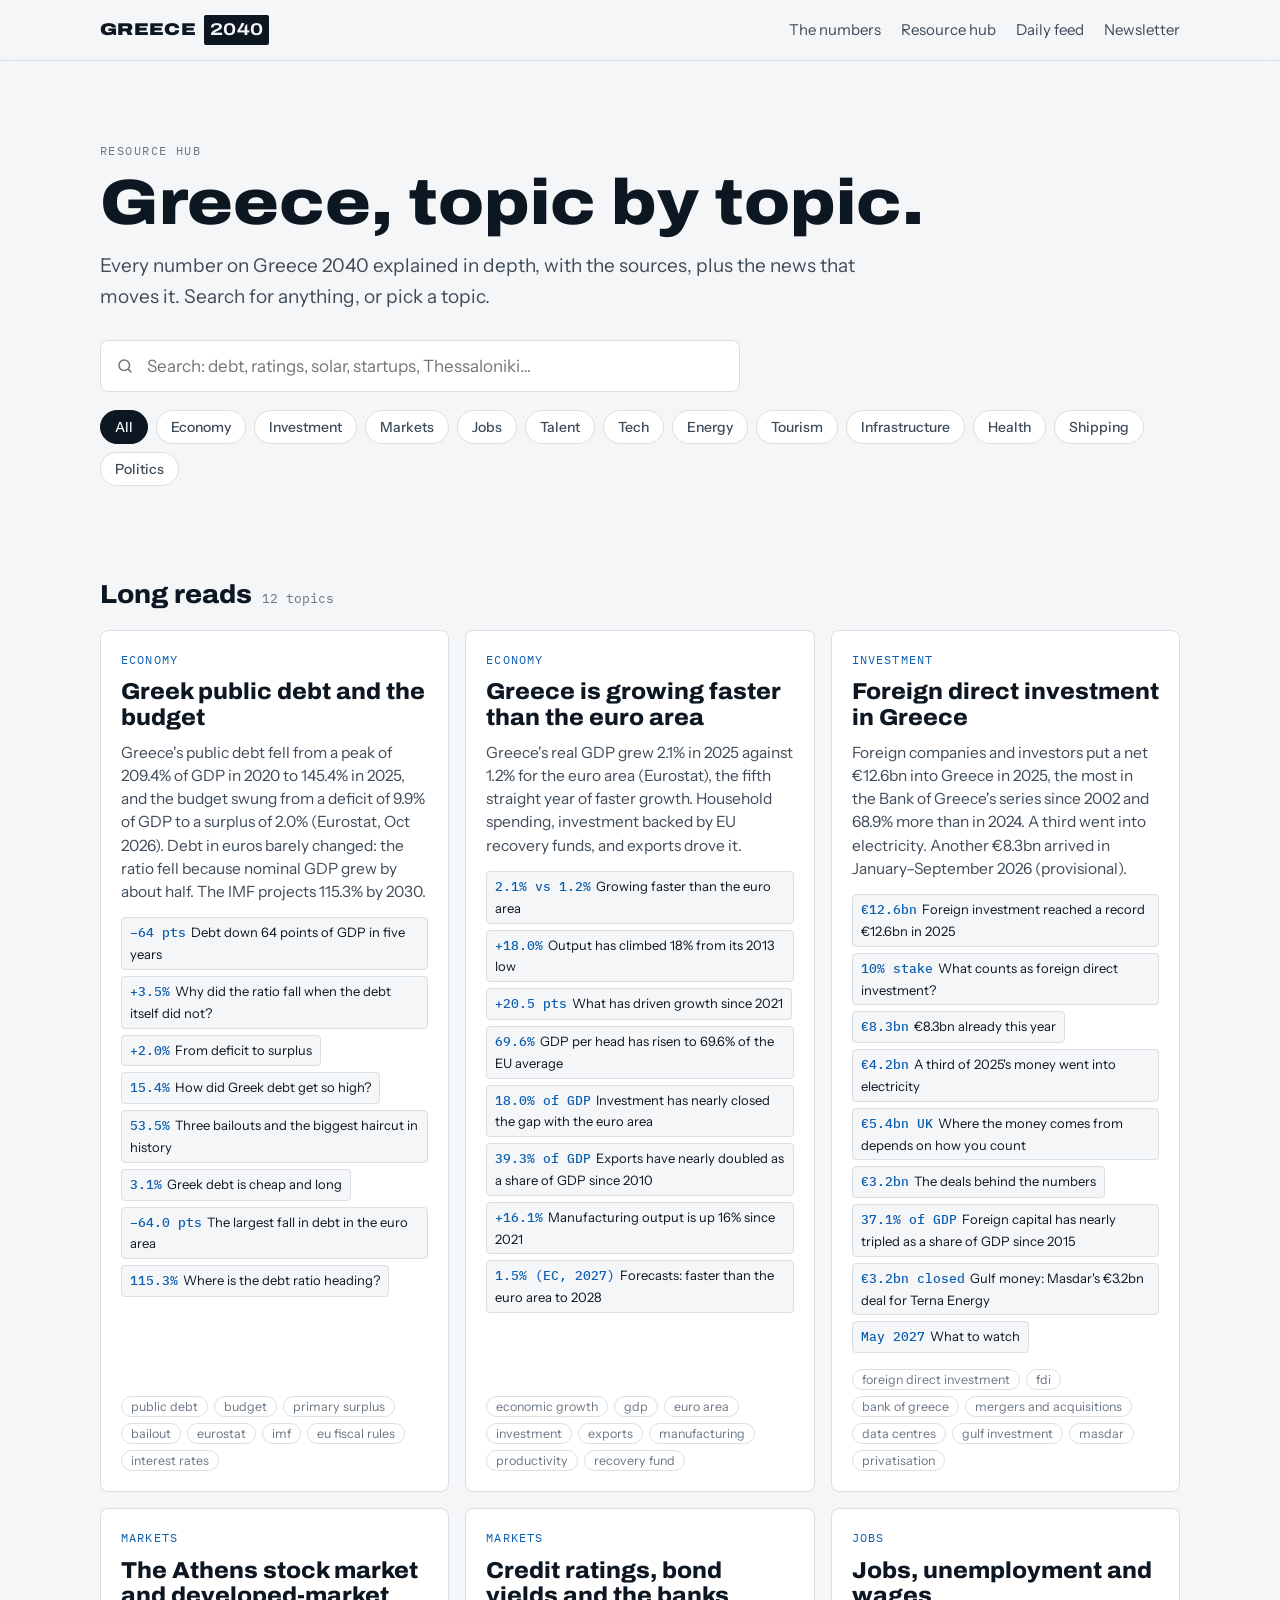
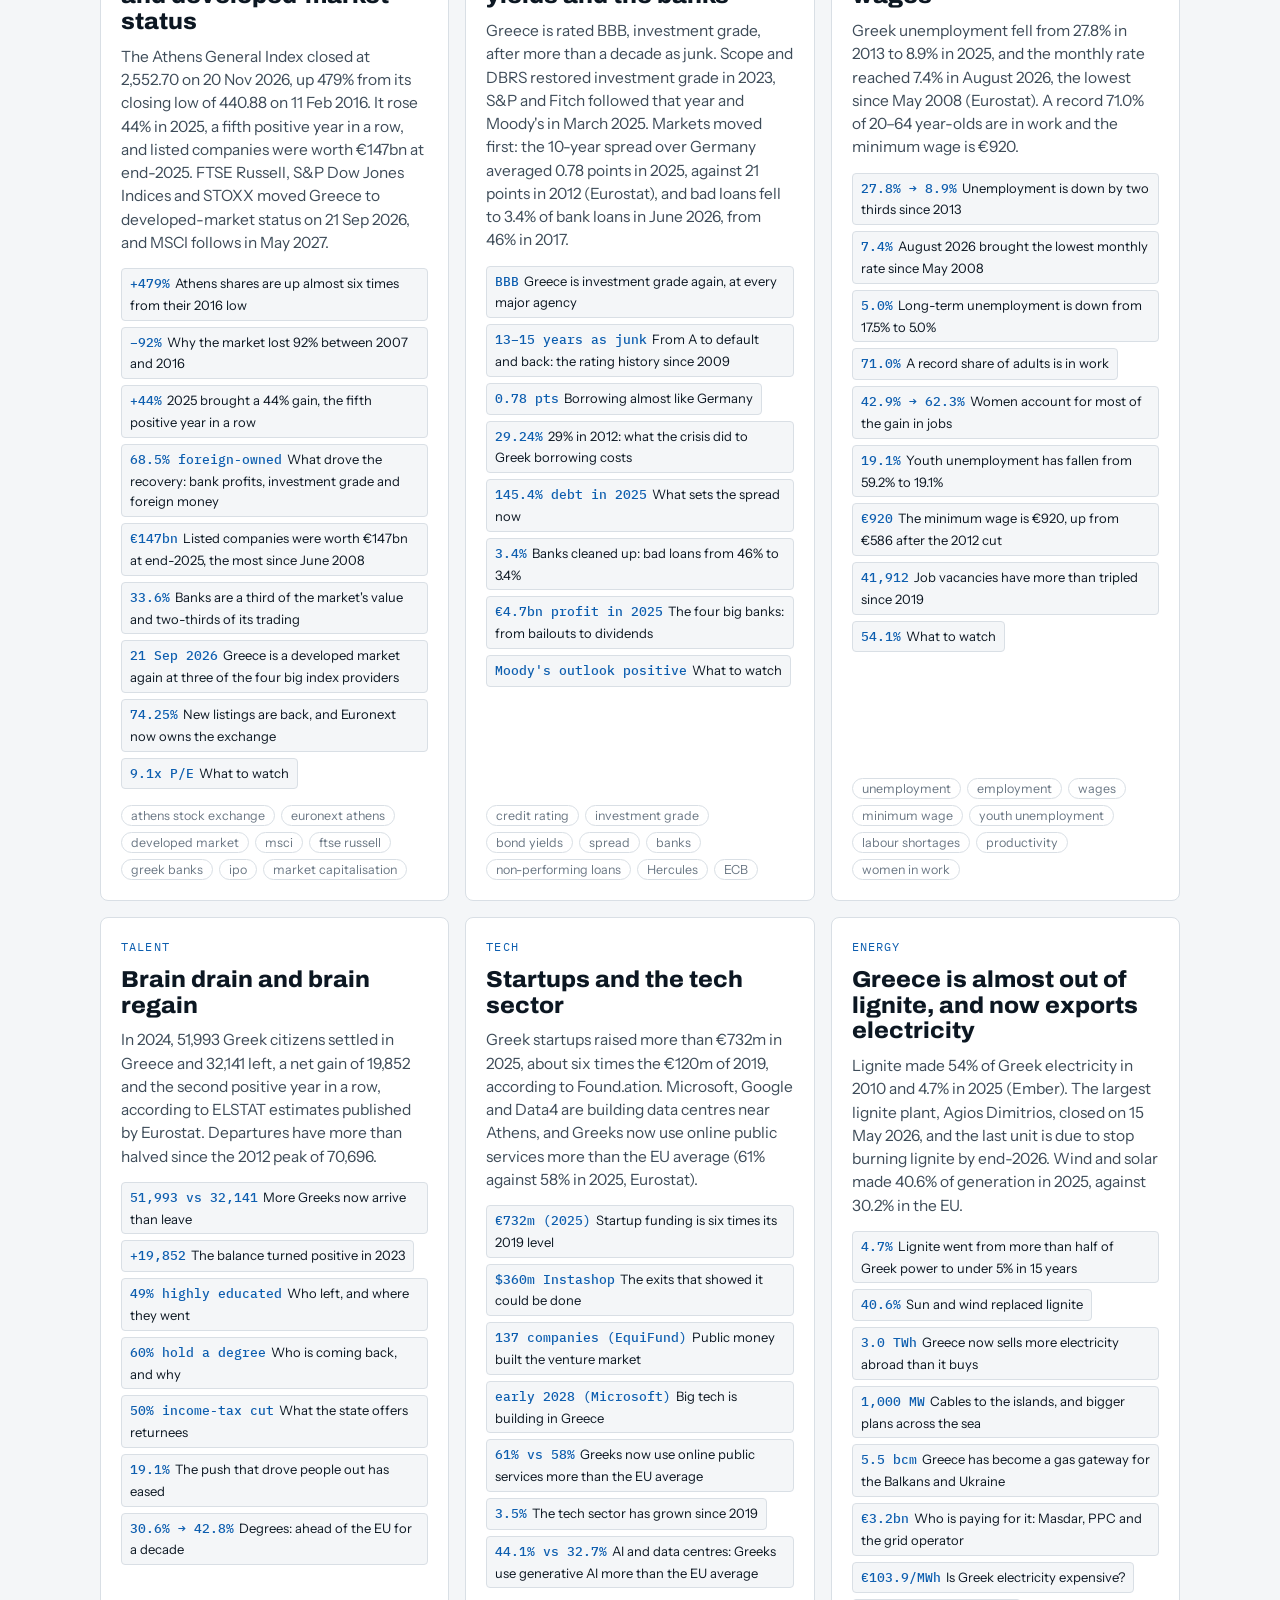
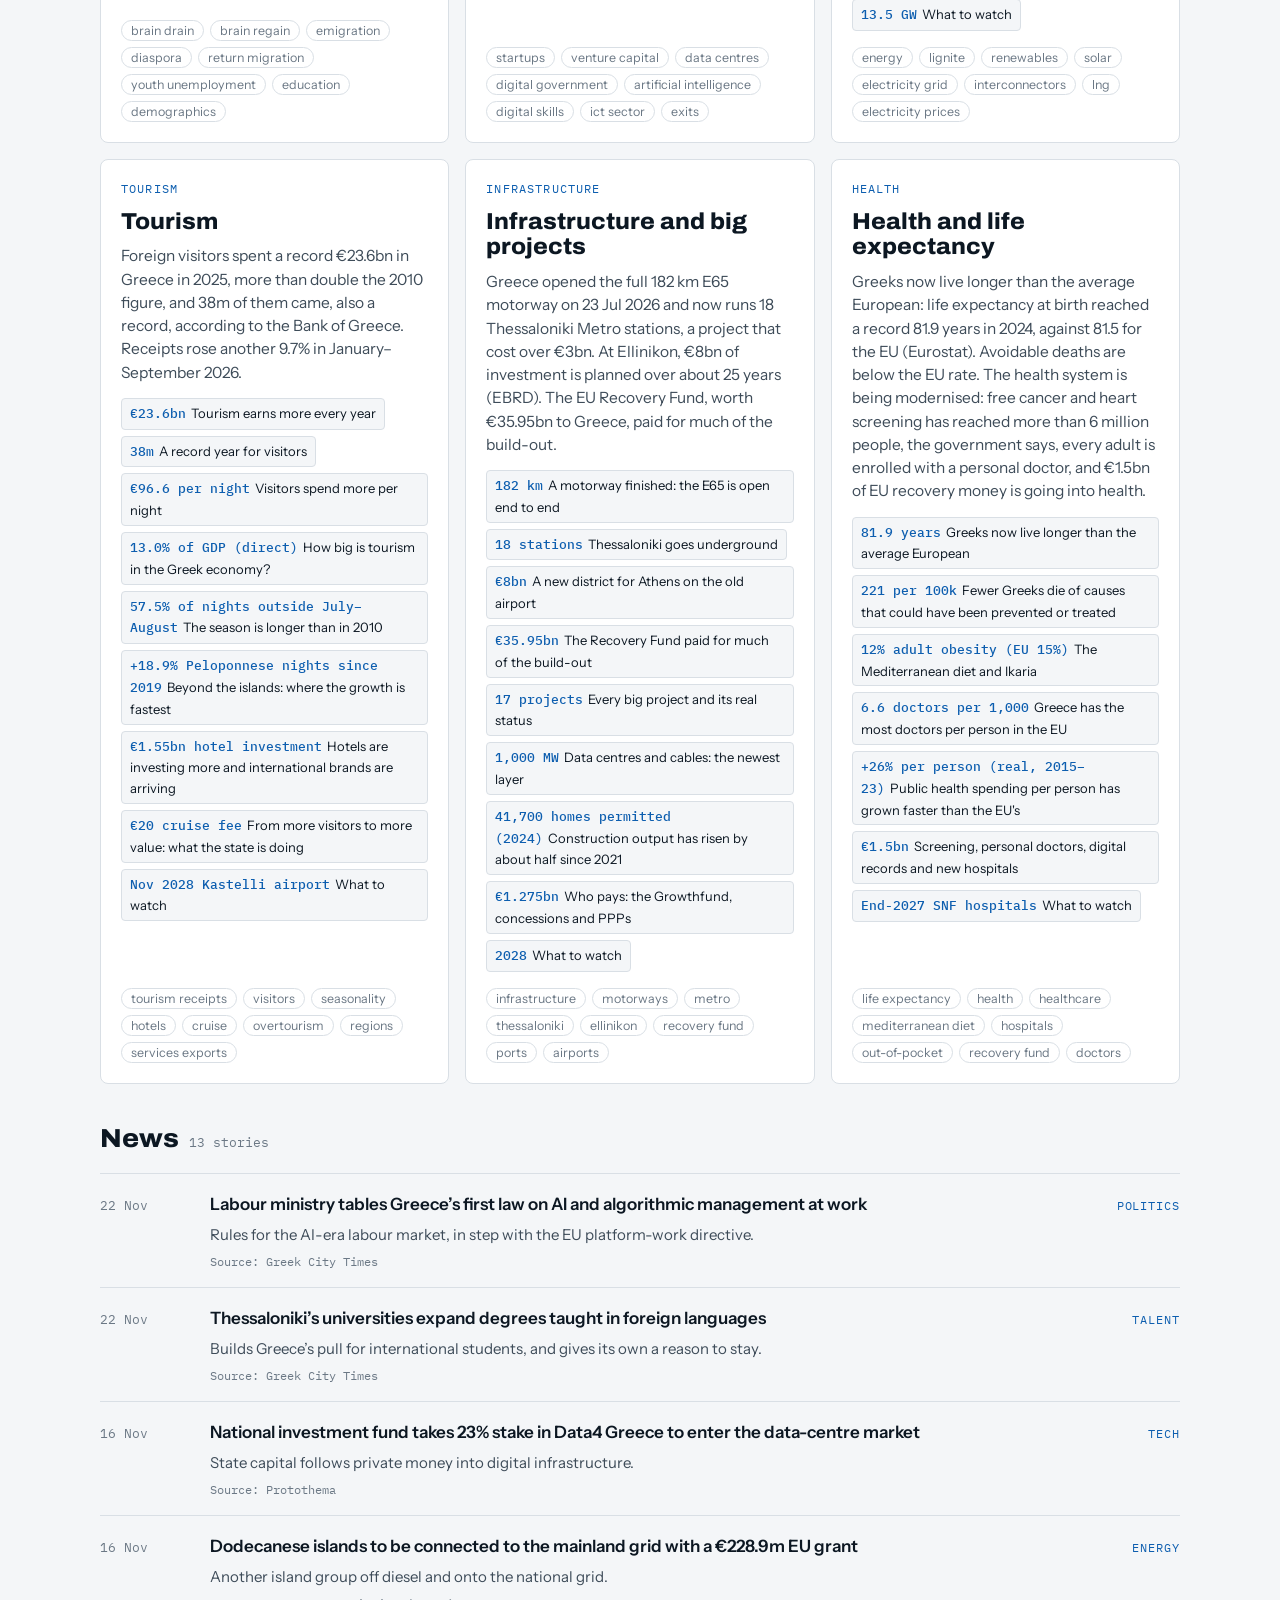
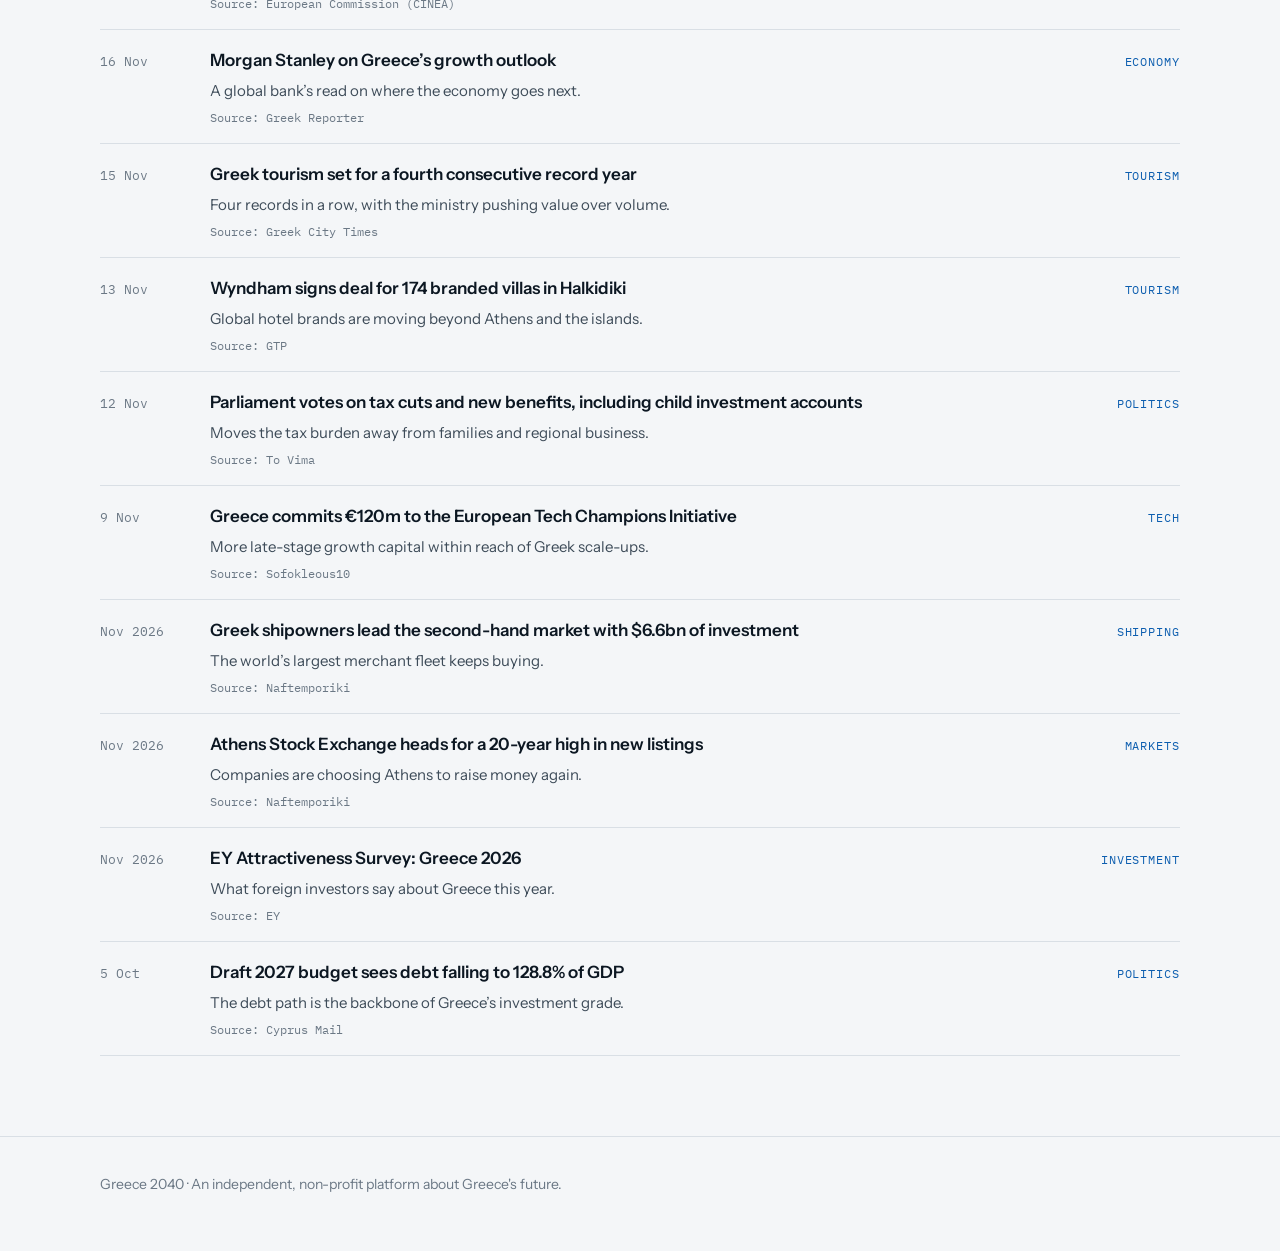
<file: hub.html>
<!doctype html>
<html lang="en">
<head>
<meta charset="utf-8">
<meta name="viewport" content="width=device-width, initial-scale=1, viewport-fit=cover">
<title>Resource hub · Greece 2040</title>
<meta name="description" content="Every Greece 2040 topic in one place: the data, the long reads and the daily news, searchable by topic and keyword.">
<meta property="og:title" content="Resource hub · Greece 2040">
<meta property="og:description" content="Greece's transformation, topic by topic, in numbers.">
<meta name="theme-color" content="#0C1722">
<link rel="icon" href="data:image/svg+xml,%3Csvg xmlns='http://www.w3.org/2000/svg' viewBox='0 0 64 64'%3E%3Crect width='64' height='64' rx='10' fill='%230D5EAF'/%3E%3Ctext x='32' y='44' font-family='Arial' font-weight='900' font-size='30' text-anchor='middle' fill='%23fff'%3EGR%3C/text%3E%3C/svg%3E">
<link rel="preconnect" href="https://fonts.googleapis.com">
<link rel="preconnect" href="https://fonts.gstatic.com" crossorigin>
<link rel="stylesheet" href="https://fonts.googleapis.com/css2?family=Archivo:wdth,wght@62..125,500..900&family=Instrument+Sans:wght@400;500;600;700&family=IBM+Plex+Mono:wght@400;500&display=swap">
<link rel="stylesheet" href="pillars/style.css">
<style>
.hub-head { padding-top: clamp(40px, 7vw, 80px); padding-bottom: 10px; }
.hub-head h1 { font-family: var(--f-display); font-stretch: 112%; font-weight: 850; font-size: clamp(36px, 5.4vw, 64px); line-height: 1.02; margin: 10px 0 0; }
.hub-head p { color: var(--ink-2); font-size: 19px; max-width: 60ch; margin: 16px 0 0; }
.search { position: relative; margin-top: 28px; max-width: 640px; }
.search input { width: 100%; font: 17px var(--f-body); padding: 15px 18px 15px 46px; border-radius: 8px; border: 1px solid var(--rule); background: var(--surface); color: var(--ink); }
.search input:focus { outline: 2px solid var(--accent); outline-offset: 1px; border-color: transparent; }
.search svg { position: absolute; left: 16px; top: 50%; transform: translateY(-50%); width: 18px; height: 18px; stroke: var(--muted); }
.chips { display: flex; flex-wrap: wrap; gap: 8px; margin-top: 18px; }
.chips button { font: 500 14px var(--f-body); color: var(--ink-2); background: var(--surface); border: 1px solid var(--rule); padding: 7px 14px; border-radius: 999px; cursor: pointer; }
.chips button[aria-pressed="true"] { background: var(--ink); color: var(--bg); border-color: var(--ink); }
.active-tag { margin-top: 14px; font-size: 15px; color: var(--ink-2); display: flex; gap: 10px; align-items: center; flex-wrap: wrap; }
.active-tag button { font: 500 13.5px var(--f-body); background: var(--accent-soft); color: var(--accent); border: 0; border-radius: 999px; padding: 5px 12px; cursor: pointer; }
.results { padding-top: 30px; padding-bottom: 80px; }
.results h2 { font-family: var(--f-display); font-stretch: 106%; font-weight: 800; font-size: 26px; margin: 34px 0 14px; display: flex; align-items: baseline; gap: 10px; }
.results h2 .count { font-family: var(--f-mono); font-size: 13px; color: var(--muted); font-weight: 400; }
.pillars { display: grid; grid-template-columns: repeat(auto-fill, minmax(320px, 1fr)); gap: 16px; }
.p-card { background: var(--surface); border: 1px solid var(--rule); border-radius: 8px; padding: 20px; display: flex; flex-direction: column; gap: 10px; min-width: 0; }
.p-card:hover { border-color: var(--accent); }
.p-card .tag { font-family: var(--f-mono); font-size: 11.5px; letter-spacing: .1em; text-transform: uppercase; color: var(--accent); }
.p-card h3 { margin: 0; font-family: var(--f-display); font-stretch: 104%; font-weight: 800; font-size: 23px; line-height: 1.12; }
.p-card h3 a { color: var(--ink); text-decoration: none; }
.p-card h3 a::after { content: ""; }
.p-card p { margin: 0; color: var(--ink-2); font-size: 15.5px; line-height: 1.5; }
.p-card .nums { display: flex; flex-wrap: wrap; gap: 6px; margin-top: 4px; }
.p-card .nums a { font-size: 13px; text-decoration: none; color: var(--ink); background: var(--bg); border: 1px solid var(--rule); border-radius: 4px; padding: 4px 8px; }
.p-card .nums a b { font-family: var(--f-mono); font-weight: 500; color: var(--accent); margin-right: 5px; }
.p-card .nums a:hover { border-color: var(--accent); }
.p-card .ptags { display: flex; flex-wrap: wrap; gap: 6px; margin-top: auto; padding-top: 6px; }
.p-card .ptags button { font: 12.5px var(--f-body); color: var(--muted); background: none; border: 1px solid var(--rule); border-radius: 999px; padding: 2px 9px; cursor: pointer; }
.p-card .ptags button:hover { color: var(--accent); border-color: var(--accent); }
.news { list-style: none; padding: 0; margin: 0; border-top: 1px solid var(--rule); }
.news li { display: grid; grid-template-columns: 92px minmax(0, 1fr) auto; gap: 18px; padding: 16px 0; border-bottom: 1px solid var(--rule); align-items: baseline; }
.news time { font-family: var(--f-mono); font-size: 12.5px; color: var(--muted); }
.news a { font-weight: 600; font-size: 17px; text-decoration: none; color: var(--ink); line-height: 1.35; }
.news a:hover { text-decoration: underline; }
.news .why { display: block; color: var(--ink-2); font-size: 15px; margin-top: 4px; }
.news .src { font-family: var(--f-mono); font-size: 12px; color: var(--muted); display: block; margin-top: 5px; }
.news .cat { font-family: var(--f-mono); font-size: 11.5px; letter-spacing: .08em; text-transform: uppercase; color: var(--accent); white-space: nowrap; }
.none { color: var(--muted); padding: 14px 0; }
mark { background: color-mix(in srgb, var(--accent) 22%, transparent); color: inherit; border-radius: 2px; padding: 0 1px; }
@media (max-width: 700px) { .news li { grid-template-columns: minmax(0, 1fr); gap: 4px; } .pillars { grid-template-columns: minmax(0, 1fr); } }
</style>
<!--BUILD:seo--><link rel="canonical" href="https://greece2040.com/hub.html">
<meta property="og:url" content="https://greece2040.com/hub.html">
<script type="application/ld+json">{"@context": "https://schema.org", "@type": "CollectionPage", "name": "Resource hub · Greece 2040", "url": "https://greece2040.com/hub.html", "hasPart": [{"@type": "Article", "headline": "Greek public debt and the budget", "url": "https://greece2040.com/pillars/public-finances.html"}, {"@type": "Article", "headline": "Greece is growing faster than the euro area", "url": "https://greece2040.com/pillars/growth.html"}, {"@type": "Article", "headline": "Foreign direct investment in Greece", "url": "https://greece2040.com/pillars/investment.html"}, {"@type": "Article", "headline": "The Athens stock market and developed-market status", "url": "https://greece2040.com/pillars/stock-market.html"}, {"@type": "Article", "headline": "Credit ratings, bond yields and the banks", "url": "https://greece2040.com/pillars/credit.html"}, {"@type": "Article", "headline": "Jobs, unemployment and wages", "url": "https://greece2040.com/pillars/jobs.html"}, {"@type": "Article", "headline": "Brain drain and brain regain", "url": "https://greece2040.com/pillars/talent.html"}, {"@type": "Article", "headline": "Startups and the tech sector", "url": "https://greece2040.com/pillars/tech.html"}, {"@type": "Article", "headline": "Greece is almost out of lignite, and now exports electricity", "url": "https://greece2040.com/pillars/energy.html"}, {"@type": "Article", "headline": "Tourism", "url": "https://greece2040.com/pillars/tourism.html"}, {"@type": "Article", "headline": "Infrastructure and big projects", "url": "https://greece2040.com/pillars/infrastructure.html"}, {"@type": "Article", "headline": "Health and life expectancy", "url": "https://greece2040.com/pillars/health.html"}]}</script>
<!--/BUILD:seo-->
</head>
<body>
<header class="bar">
  <div class="wrap">
    <a class="mark" href="index.html" aria-label="Greece 2040 home">GREECE <b>2040</b></a>
    <button class="menu-btn" type="button" aria-expanded="false" aria-controls="site-nav" onclick="var o=this.closest('.bar').classList.toggle('menu-open');this.setAttribute('aria-expanded',o)"><i></i>Menu</button>
    <nav id="site-nav" aria-label="Site">
      <a href="index.html#picture">The numbers</a>
      <a href="hub.html" aria-current="page">Resource hub</a>
      <a href="index.html#feed">Daily feed</a>
      <a href="index.html#signup">Newsletter</a>
    </nav>
  </div>
</header>

<main class="wrap">
  <div class="hub-head">
    <div class="eyebrow">Resource hub</div>
    <h1>Greece, topic by topic.</h1>
    <p>Every number on Greece 2040 explained in depth, with the sources, plus the news that moves it. Search for anything, or pick a topic.</p>
    <div class="search">
      <svg viewBox="0 0 24 24" fill="none" stroke-width="2" stroke-linecap="round" aria-hidden="true"><circle cx="11" cy="11" r="7"/><path d="m20 20-3.5-3.5"/></svg>
      <label for="q" style="position:absolute;left:-9999px">Search the hub</label>
      <input id="q" type="search" placeholder="Search: debt, ratings, solar, startups, Thessaloniki…" autocomplete="off">
    </div>
    <div class="chips" id="cats" role="group" aria-label="Filter by topic"></div>
    <div class="active-tag" id="activeTag" hidden></div>
  </div>

  <div class="results" aria-live="polite">
    <h2>Long reads <span class="count" id="pCount"></span></h2>
    <div class="pillars" id="pillars"><!--BUILD:hub-pillars--><div class="p-card"><span class="tag">Economy</span><h3><a href="pillars/public-finances.html">Greek public debt and the budget</a></h3><p>Greece&#x27;s public debt fell from a peak of 209.4% of GDP in 2020 to 145.4% in 2025, and the budget swung from a deficit of 9.9% of GDP to a surplus of 2.0% (Eurostat, Oct 2026). Debt in euros barely changed: the ratio fell because nominal GDP grew by about half. The IMF projects 115.3% by 2030.</p><div class="nums"><a href="pillars/public-finances.html#debt"><b>−64 pts</b>Debt down 64 points of GDP in five years</a><a href="pillars/public-finances.html#euros"><b>+3.5%</b>Why did the ratio fall when the debt itself did not?</a><a href="pillars/public-finances.html#surplus"><b>+2.0%</b>From deficit to surplus</a><a href="pillars/public-finances.html#crisis"><b>15.4%</b>How did Greek debt get so high?</a><a href="pillars/public-finances.html#bailouts"><b>53.5%</b>Three bailouts and the biggest haircut in history</a><a href="pillars/public-finances.html#structure"><b>3.1%</b>Greek debt is cheap and long</a><a href="pillars/public-finances.html#compare"><b>−64.0 pts</b>The largest fall in debt in the euro area</a><a href="pillars/public-finances.html#forecasts"><b>115.3%</b>Where is the debt ratio heading?</a></div></div><div class="p-card"><span class="tag">Economy</span><h3><a href="pillars/growth.html">Greece is growing faster than the euro area</a></h3><p>Greece&#x27;s real GDP grew 2.1% in 2025 against 1.2% for the euro area (Eurostat), the fifth straight year of faster growth. Household spending, investment backed by EU recovery funds, and exports drove it.</p><div class="nums"><a href="pillars/growth.html#growth"><b>2.1% vs 1.2%</b>Growing faster than the euro area</a><a href="pillars/growth.html#depression"><b>+18.0%</b>Output has climbed 18% from its 2013 low</a><a href="pillars/growth.html#drivers"><b>+20.5 pts</b>What has driven growth since 2021</a><a href="pillars/growth.html#income"><b>69.6%</b>GDP per head has risen to 69.6% of the EU average</a><a href="pillars/growth.html#investment"><b>18.0% of GDP</b>Investment has nearly closed the gap with the euro area</a><a href="pillars/growth.html#exports"><b>39.3% of GDP</b>Exports have nearly doubled as a share of GDP since 2010</a><a href="pillars/growth.html#industry"><b>+16.1%</b>Manufacturing output is up 16% since 2021</a><a href="pillars/growth.html#outlook"><b>1.5% (EC, 2027)</b>Forecasts: faster than the euro area to 2028</a></div></div><div class="p-card"><span class="tag">Investment</span><h3><a href="pillars/investment.html">Foreign direct investment in Greece</a></h3><p>Foreign companies and investors put a net €12.6bn into Greece in 2025, the most in the Bank of Greece&#x27;s series since 2002 and 68.9% more than in 2024. A third went into electricity. Another €8.3bn arrived in January–September 2026 (provisional). </p><div class="nums"><a href="pillars/investment.html#fdi-record"><b>€12.6bn</b>Foreign investment reached a record €12.6bn in 2025</a><a href="pillars/investment.html#what-counts"><b>10% stake</b>What counts as foreign direct investment?</a><a href="pillars/investment.html#fdi-2026"><b>€8.3bn</b>€8.3bn already this year</a><a href="pillars/investment.html#sectors"><b>€4.2bn</b>A third of 2025&#x27;s money went into electricity</a><a href="pillars/investment.html#countries"><b>€5.4bn UK</b>Where the money comes from depends on how you count</a><a href="pillars/investment.html#deals"><b>€3.2bn</b>The deals behind the numbers</a><a href="pillars/investment.html#stock"><b>37.1% of GDP</b>Foreign capital has nearly tripled as a share of GDP since 2015</a><a href="pillars/investment.html#gulf"><b>€3.2bn closed</b>Gulf money: Masdar&#x27;s €3.2bn deal for Terna Energy</a><a href="pillars/investment.html#watch"><b>May 2027</b>What to watch</a></div></div><div class="p-card"><span class="tag">Markets</span><h3><a href="pillars/stock-market.html">The Athens stock market and developed-market status</a></h3><p>The Athens General Index closed at 2,552.70 on 20 Nov 2026, up 479% from its closing low of 440.88 on 11 Feb 2016. It rose 44% in 2025, a fifth positive year in a row, and listed companies were worth €147bn at end-2025. FTSE Russell, S&amp;P Dow Jones Indices and STOXX moved Greece to developed-market status on 21 Sep 2026, and MSCI follows in May 2027.</p><div class="nums"><a href="pillars/stock-market.html#athex"><b>+479%</b>Athens shares are up almost six times from their 2016 low</a><a href="pillars/stock-market.html#crash"><b>−92%</b>Why the market lost 92% between 2007 and 2016</a><a href="pillars/stock-market.html#five-years-up"><b>+44%</b>2025 brought a 44% gain, the fifth positive year in a row</a><a href="pillars/stock-market.html#drivers"><b>68.5% foreign-owned</b>What drove the recovery: bank profits, investment grade and foreign money</a><a href="pillars/stock-market.html#market-value"><b>€147bn</b>Listed companies were worth €147bn at end-2025, the most since June 2008</a><a href="pillars/stock-market.html#banks-weight"><b>33.6%</b>Banks are a third of the market&#x27;s value and two-thirds of its trading</a><a href="pillars/stock-market.html#developed-market"><b>21 Sep 2026</b>Greece is a developed market again at three of the four big index providers</a><a href="pillars/stock-market.html#listings"><b>74.25%</b>New listings are back, and Euronext now owns the exchange</a><a href="pillars/stock-market.html#risks"><b>9.1x P/E</b>What to watch</a></div></div><div class="p-card"><span class="tag">Markets</span><h3><a href="pillars/credit.html">Credit ratings, bond yields and the banks</a></h3><p>Greece is rated BBB, investment grade, after more than a decade as junk. Scope and DBRS restored investment grade in 2023, S&amp;P and Fitch followed that year and Moody&#x27;s in March 2025. Markets moved first: the 10-year spread over Germany averaged 0.78 points in 2025, against 21 points in 2012 (Eurostat), and bad loans fell to 3.4% of bank loans in June 2026, from 46% in 2017.</p><div class="nums"><a href="pillars/credit.html#ratings"><b>BBB</b>Greece is investment grade again, at every major agency</a><a href="pillars/credit.html#rating-timeline"><b>13–15 years as junk</b>From A to default and back: the rating history since 2009</a><a href="pillars/credit.html#bond-spread"><b>0.78 pts</b>Borrowing almost like Germany</a><a href="pillars/credit.html#yield-history"><b>29.24%</b>29% in 2012: what the crisis did to Greek borrowing costs</a><a href="pillars/credit.html#spread-drivers"><b>145.4% debt in 2025</b>What sets the spread now</a><a href="pillars/credit.html#bad-loans"><b>3.4%</b>Banks cleaned up: bad loans from 46% to 3.4%</a><a href="pillars/credit.html#banks"><b>€4.7bn profit in 2025</b>The four big banks: from bailouts to dividends</a><a href="pillars/credit.html#what-to-watch"><b>Moody&#x27;s outlook positive</b>What to watch</a></div></div><div class="p-card"><span class="tag">Jobs</span><h3><a href="pillars/jobs.html">Jobs, unemployment and wages</a></h3><p>Greek unemployment fell from 27.8% in 2013 to 8.9% in 2025, and the monthly rate reached 7.4% in August 2026, the lowest since May 2008 (Eurostat). A record 71.0% of 20–64 year-olds are in work and the minimum wage is €920.</p><div class="nums"><a href="pillars/jobs.html#unemployment"><b>27.8% → 8.9%</b>Unemployment is down by two thirds since 2013</a><a href="pillars/jobs.html#lowest-since-2008"><b>7.4%</b>August 2026 brought the lowest monthly rate since May 2008</a><a href="pillars/jobs.html#long-term"><b>5.0%</b>Long-term unemployment is down from 17.5% to 5.0%</a><a href="pillars/jobs.html#employment-rate"><b>71.0%</b>A record share of adults is in work</a><a href="pillars/jobs.html#women"><b>42.9% → 62.3%</b>Women account for most of the gain in jobs</a><a href="pillars/jobs.html#youth"><b>19.1%</b>Youth unemployment has fallen from 59.2% to 19.1%</a><a href="pillars/jobs.html#minimum-wage"><b>€920</b>The minimum wage is €920, up from €586 after the 2012 cut</a><a href="pillars/jobs.html#shortages"><b>41,912</b>Job vacancies have more than tripled since 2019</a><a href="pillars/jobs.html#wages-productivity"><b>54.1%</b>What to watch</a></div></div><div class="p-card"><span class="tag">Talent</span><h3><a href="pillars/talent.html">Brain drain and brain regain</a></h3><p>In 2024, 51,993 Greek citizens settled in Greece and 32,141 left, a net gain of 19,852 and the second positive year in a row, according to ELSTAT estimates published by Eurostat. Departures have more than halved since the 2012 peak of 70,696.</p><div class="nums"><a href="pillars/talent.html#arrivals-vs-departures"><b>51,993 vs 32,141</b>More Greeks now arrive than leave</a><a href="pillars/talent.html#net-balance"><b>+19,852</b>The balance turned positive in 2023</a><a href="pillars/talent.html#who-left"><b>49% highly educated</b>Who left, and where they went</a><a href="pillars/talent.html#why-return"><b>60% hold a degree</b>Who is coming back, and why</a><a href="pillars/talent.html#incentives"><b>50% income-tax cut</b>What the state offers returnees</a><a href="pillars/talent.html#push-factors"><b>19.1%</b>The push that drove people out has eased</a><a href="pillars/talent.html#education"><b>30.6% → 42.8%</b>Degrees: ahead of the EU for a decade</a></div></div><div class="p-card"><span class="tag">Tech</span><h3><a href="pillars/tech.html">Startups and the tech sector</a></h3><p>Greek startups raised more than €732m in 2025, about six times the €120m of 2019, according to Found.ation. Microsoft, Google and Data4 are building data centres near Athens, and Greeks now use online public services more than the EU average (61% against 58% in 2025, Eurostat).</p><div class="nums"><a href="pillars/tech.html#startup-funding"><b>€732m (2025)</b>Startup funding is six times its 2019 level</a><a href="pillars/tech.html#exits"><b>$360m Instashop</b>The exits that showed it could be done</a><a href="pillars/tech.html#funding-system"><b>137 companies (EquiFund)</b>Public money built the venture market</a><a href="pillars/tech.html#big-tech"><b>early 2028 (Microsoft)</b>Big tech is building in Greece</a><a href="pillars/tech.html#digital-government"><b>61% vs 58%</b>Greeks now use online public services more than the EU average</a><a href="pillars/tech.html#ict-gap"><b>3.5%</b>The tech sector has grown since 2019</a><a href="pillars/tech.html#ai-data-centres"><b>44.1% vs 32.7%</b>AI and data centres: Greeks use generative AI more than the EU average</a></div></div><div class="p-card"><span class="tag">Energy</span><h3><a href="pillars/energy.html">Greece is almost out of lignite, and now exports electricity</a></h3><p>Lignite made 54% of Greek electricity in 2010 and 4.7% in 2025 (Ember). The largest lignite plant, Agios Dimitrios, closed on 15 May 2026, and the last unit is due to stop burning lignite by end-2026. Wind and solar made 40.6% of generation in 2025, against 30.2% in the EU.</p><div class="nums"><a href="pillars/energy.html#lignite"><b>4.7%</b>Lignite went from more than half of Greek power to under 5% in 15 years</a><a href="pillars/energy.html#mix"><b>40.6%</b>Sun and wind replaced lignite</a><a href="pillars/energy.html#exports"><b>3.0 TWh</b>Greece now sells more electricity abroad than it buys</a><a href="pillars/energy.html#interconnections"><b>1,000 MW</b>Cables to the islands, and bigger plans across the sea</a><a href="pillars/energy.html#gas"><b>5.5 bcm</b>Greece has become a gas gateway for the Balkans and Ukraine</a><a href="pillars/energy.html#investors"><b>€3.2bn</b>Who is paying for it: Masdar, PPC and the grid operator</a><a href="pillars/energy.html#prices"><b>€103.9/MWh</b>Is Greek electricity expensive?</a><a href="pillars/energy.html#watch"><b>13.5 GW</b>What to watch</a></div></div><div class="p-card"><span class="tag">Tourism</span><h3><a href="pillars/tourism.html">Tourism</a></h3><p>Foreign visitors spent a record €23.6bn in Greece in 2025, more than double the 2010 figure, and 38m of them came, also a record, according to the Bank of Greece. Receipts rose another 9.7% in January–September 2026. </p><div class="nums"><a href="pillars/tourism.html#receipts"><b>€23.6bn</b>Tourism earns more every year</a><a href="pillars/tourism.html#visitors"><b>38m</b>A record year for visitors</a><a href="pillars/tourism.html#spending"><b>€96.6 per night</b>Visitors spend more per night</a><a href="pillars/tourism.html#economy"><b>13.0% of GDP (direct)</b>How big is tourism in the Greek economy?</a><a href="pillars/tourism.html#season"><b>57.5% of nights outside July–August</b>The season is longer than in 2010</a><a href="pillars/tourism.html#regions"><b>+18.9% Peloponnese nights since 2019</b>Beyond the islands: where the growth is fastest</a><a href="pillars/tourism.html#hotels"><b>€1.55bn hotel investment</b>Hotels are investing more and international brands are arriving</a><a href="pillars/tourism.html#policy"><b>€20 cruise fee</b>From more visitors to more value: what the state is doing</a><a href="pillars/tourism.html#watch"><b>Nov 2028 Kastelli airport</b>What to watch</a></div></div><div class="p-card"><span class="tag">Infrastructure</span><h3><a href="pillars/infrastructure.html">Infrastructure and big projects</a></h3><p>Greece opened the full 182 km E65 motorway on 23 Jul 2026 and now runs 18 Thessaloniki Metro stations, a project that cost over €3bn. At Ellinikon, €8bn of investment is planned over about 25 years (EBRD). The EU Recovery Fund, worth €35.95bn to Greece, paid for much of the build-out. </p><div class="nums"><a href="pillars/infrastructure.html#e65"><b>182 km</b>A motorway finished: the E65 is open end to end</a><a href="pillars/infrastructure.html#thessaloniki-metro"><b>18 stations</b>Thessaloniki goes underground</a><a href="pillars/infrastructure.html#ellinikon"><b>€8bn</b>A new district for Athens on the old airport</a><a href="pillars/infrastructure.html#recovery-fund"><b>€35.95bn</b>The Recovery Fund paid for much of the build-out</a><a href="pillars/infrastructure.html#pipeline"><b>17 projects</b>Every big project and its real status</a><a href="pillars/infrastructure.html#digital"><b>1,000 MW</b>Data centres and cables: the newest layer</a><a href="pillars/infrastructure.html#construction"><b>41,700 homes permitted (2024)</b>Construction output has risen by about half since 2021</a><a href="pillars/infrastructure.html#funding"><b>€1.275bn</b>Who pays: the Growthfund, concessions and PPPs</a><a href="pillars/infrastructure.html#watch"><b>2028</b>What to watch</a></div></div><div class="p-card"><span class="tag">Health</span><h3><a href="pillars/health.html">Health and life expectancy</a></h3><p>Greeks now live longer than the average European: life expectancy at birth reached a record 81.9 years in 2024, against 81.5 for the EU (Eurostat). Avoidable deaths are below the EU rate. The health system is being modernised: free cancer and heart screening has reached more than 6 million people, the government says, every adult is enrolled with a personal doctor, and €1.5bn of EU recovery money is going into health.</p><div class="nums"><a href="pillars/health.html#life-expectancy"><b>81.9 years</b>Greeks now live longer than the average European</a><a href="pillars/health.html#avoidable-deaths"><b>221 per 100k</b>Fewer Greeks die of causes that could have been prevented or treated</a><a href="pillars/health.html#mediterranean-diet"><b>12% adult obesity (EU 15%)</b>The Mediterranean diet and Ikaria</a><a href="pillars/health.html#doctors-and-nurses"><b>6.6 doctors per 1,000</b>Greece has the most doctors per person in the EU</a><a href="pillars/health.html#spending"><b>+26% per person (real, 2015–23)</b>Public health spending per person has grown faster than the EU&#x27;s</a><a href="pillars/health.html#reforms"><b>€1.5bn</b>Screening, personal doctors, digital records and new hospitals</a><a href="pillars/health.html#watch"><b>End-2027 SNF hospitals</b>What to watch</a></div></div><!--/BUILD:hub-pillars--></div>
    <h2>News <span class="count" id="nCount"></span></h2>
    <ul class="news" id="news"><!--BUILD:hub-news--><li><time datetime="2026-11-22">22 Nov</time><div><a href="https://greekcitytimes.com/2026/11/22/ai-labour-bill/" target="_blank" rel="noopener">Labour ministry tables Greece’s first law on AI and algorithmic management at work</a><span class="why">Rules for the AI-era labour market, in step with the EU platform-work directive.</span><span class="src">Source: Greek City Times</span></div><span class="cat">Politics</span></li><li><time datetime="2026-11-22">22 Nov</time><div><a href="https://greekcitytimes.com/2026/11/22/greek-universities-expand-foreign-language-degrees/" target="_blank" rel="noopener">Thessaloniki’s universities expand degrees taught in foreign languages</a><span class="why">Builds Greece’s pull for international students, and gives its own a reason to stay.</span><span class="src">Source: Greek City Times</span></div><span class="cat">Talent</span></li><li><time datetime="2026-11-16">16 Nov</time><div><a href="https://en.protothema.gr/2026/11/16/national-investment-fund-takes-23-stake-in-data4-greece-to-enter-data-centre-market/" target="_blank" rel="noopener">National investment fund takes 23% stake in Data4 Greece to enter the data-centre market</a><span class="why">State capital follows private money into digital infrastructure.</span><span class="src">Source: Protothema</span></div><span class="cat">Tech</span></li><li><time datetime="2026-11-16">16 Nov</time><div><a href="https://cinea.ec.europa.eu/news-events/news/greek-dodecanese-islands-will-be-connected-mainland-grid-thanks-eur2289-million-eu-grant-2026-11-16_en" target="_blank" rel="noopener">Dodecanese islands to be connected to the mainland grid with a €228.9m EU grant</a><span class="why">Another island group off diesel and onto the national grid.</span><span class="src">Source: European Commission (CINEA)</span></div><span class="cat">Energy</span></li><li><time datetime="2026-11-16">16 Nov</time><div><a href="https://greekreporter.com/2026/11/16/greece-economic-growth-morgan-stanley/" target="_blank" rel="noopener">Morgan Stanley on Greece’s growth outlook</a><span class="why">A global bank’s read on where the economy goes next.</span><span class="src">Source: Greek Reporter</span></div><span class="cat">Economy</span></li><li><time datetime="2026-11-15">15 Nov</time><div><a href="https://greekcitytimes.com/2026/11/15/greek-tourism-set-for-fourth-consecutive-record-year/" target="_blank" rel="noopener">Greek tourism set for a fourth consecutive record year</a><span class="why">Four records in a row, with the ministry pushing value over volume.</span><span class="src">Source: Greek City Times</span></div><span class="cat">Tourism</span></li><li><time datetime="2026-11-13">13 Nov</time><div><a href="https://news.gtp.gr/2026/11/13/wyndham-signs-deal-for-174-branded-villas-in-halkidiki/" target="_blank" rel="noopener">Wyndham signs deal for 174 branded villas in Halkidiki</a><span class="why">Global hotel brands are moving beyond Athens and the islands.</span><span class="src">Source: GTP</span></div><span class="cat">Tourism</span></li><li><time datetime="2026-11-12">12 Nov</time><div><a href="https://www.tovima.com/politics/greece-parliament-to-vote-on-tax-cuts-and-new-benefits" target="_blank" rel="noopener">Parliament votes on tax cuts and new benefits, including child investment accounts</a><span class="why">Moves the tax burden away from families and regional business.</span><span class="src">Source: To Vima</span></div><span class="cat">Politics</span></li><li><time datetime="2026-11-09">9 Nov</time><div><a href="https://sofokleous10.gr/2026/11/09/greece-commits-e120-million-to-european-drive-to-create-global-technology-champions/" target="_blank" rel="noopener">Greece commits €120m to the European Tech Champions Initiative</a><span class="why">More late-stage growth capital within reach of Greek scale-ups.</span><span class="src">Source: Sofokleous10</span></div><span class="cat">Tech</span></li><li><time datetime="2026-11">Nov 2026</time><div><a href="https://www.naftemporiki.gr/english/2189775/greek-shipowners-lead-the-secondhand-market-with-6-6-billion-in-investments/" target="_blank" rel="noopener">Greek shipowners lead the second-hand market with $6.6bn of investment</a><span class="why">The world’s largest merchant fleet keeps buying.</span><span class="src">Source: Naftemporiki</span></div><span class="cat">Shipping</span></li><li><time datetime="2026-11">Nov 2026</time><div><a href="https://www.naftemporiki.gr/english/2186857/athens-stock-exchange-poised-for-20-year-high-in-new-listings/" target="_blank" rel="noopener">Athens Stock Exchange heads for a 20-year high in new listings</a><span class="why">Companies are choosing Athens to raise money again.</span><span class="src">Source: Naftemporiki</span></div><span class="cat">Markets</span></li><li><time datetime="2026-11">Nov 2026</time><div><a href="https://www.ey.com/en_gr/foreign-direct-investment-surveys/ey-attractiveness-survey-greece-2026" target="_blank" rel="noopener">EY Attractiveness Survey: Greece 2026</a><span class="why">What foreign investors say about Greece this year.</span><span class="src">Source: EY</span></div><span class="cat">Investment</span></li><li><time datetime="2026-10-05">5 Oct</time><div><a href="https://cyprus-mail.com/2026/10/05/greece-projects-faster-2027-growth-steeper-debt-ratio-decline" target="_blank" rel="noopener">Draft 2027 budget sees debt falling to 128.8% of GDP</a><span class="why">The debt path is the backbone of Greece’s investment grade.</span><span class="src">Source: Cyprus Mail</span></div><span class="cat">Politics</span></li><!--/BUILD:hub-news--></ul>
  </div>
</main>

<footer><div class="wrap">Greece 2040 · An independent, non-profit platform about Greece's future.</div></footer>

<script src="pillars/index.js"></script>
<script src="feed.js"></script>
<script>
(() => {
  const P = window.G40_PILLARS || [], F = window.G40_FEED || [];
  const CATS = ['All', ...new Set([...P.map(p => p.category), ...window.G40_FEED_CATS])];
  const params = new URLSearchParams(location.search);
  let q = params.get('q') || '', cat = params.get('cat') || 'All', tag = params.get('tag') || '';
  if (!CATS.includes(cat)) cat = 'All';
  const $q = document.getElementById('q'); $q.value = q;

  const norm = (s) => (s || '').toLowerCase().normalize('NFD').replace(/[̀-ͯ]/g, '');
  const terms = () => norm(q).split(/\s+/).filter(Boolean);
  const pText = (p) => norm([p.title, p.summary, p.category, ...(p.tags || []), ...(p.sections || []).map(s => s.title + ' ' + (s.number || ''))].join(' '));
  const nText = (n) => norm([n.t, n.why, n.src, n.cat, ...(n.tags || [])].join(' '));
  const hasTag = (list) => !tag || (list || []).some(t => norm(t) === norm(tag));
  const esc = (s) => String(s).replace(/[&<>"]/g, c => ({ '&': '&amp;', '<': '&lt;', '>': '&gt;', '"': '&quot;' }[c]));
  const hl = (s) => { let h = esc(s); for (const t of terms()) { if (t.length < 2) continue; h = h.replace(new RegExp('(' + t.replace(/[.*+?^${}()|[\]\\]/g, '\\$&') + ')', 'ig'), '<mark>$1</mark>'); } return h; };

  const sync = () => {
    const u = new URLSearchParams();
    if (q) u.set('q', q); if (cat !== 'All') u.set('cat', cat); if (tag) u.set('tag', tag);
    history.replaceState(null, '', location.pathname + (u.toString() ? '?' + u : ''));
  };

  const render = () => {
    const ts = terms();
    const cats = document.getElementById('cats'); cats.innerHTML = '';
    CATS.forEach(c => { const b = document.createElement('button'); b.type = 'button'; b.textContent = c; b.setAttribute('aria-pressed', c === cat); b.onclick = () => { cat = c; sync(); render(); }; cats.appendChild(b); });
    const at = document.getElementById('activeTag');
    at.hidden = !tag; at.innerHTML = '';
    if (tag) { at.append('Keyword: '); const b = document.createElement('button'); b.type = 'button'; b.textContent = tag + ' ×'; b.setAttribute('aria-label', 'Clear keyword ' + tag); b.onclick = () => { tag = ''; sync(); render(); }; at.appendChild(b); }

    const ps = P.filter(p => (cat === 'All' || p.category === cat) && hasTag(p.tags) && ts.every(t => pText(p).includes(t)));
    const ns = F.filter(n => (cat === 'All' || n.cat === cat) && hasTag(n.tags) && ts.every(t => nText(n).includes(t)));

    const pw = document.getElementById('pillars'); pw.innerHTML = '';
    document.getElementById('pCount').textContent = ps.length + (ps.length === 1 ? ' topic' : ' topics');
    if (!ps.length) pw.innerHTML = '<p class="none">No long reads match. Try another word or topic.</p>';
    ps.forEach(p => {
      const el = document.createElement('div'); el.className = 'p-card';
      const href = 'pillars/' + p.slug + '.html';
      el.innerHTML = `<span class="tag">${esc(p.category)}</span><h3><a href="${href}">${hl(p.title)}</a></h3><p>${hl(p.summary || '')}</p>`;
      const nums = document.createElement('div'); nums.className = 'nums';
      (p.sections || []).filter(s => s.number).forEach(s => { const a = document.createElement('a'); a.href = href + '#' + s.id; a.innerHTML = `<b>${esc(s.number)}</b>${hl(s.title)}`; nums.appendChild(a); });
      if (nums.children.length) el.appendChild(nums);
      const tg = document.createElement('div'); tg.className = 'ptags';
      (p.tags || []).slice(0, 8).forEach(t => { const b = document.createElement('button'); b.type = 'button'; b.textContent = t; b.onclick = () => { tag = t; sync(); render(); window.scrollTo({ top: 0 }); }; tg.appendChild(b); });
      el.appendChild(tg);
      pw.appendChild(el);
    });

    const nw = document.getElementById('news'); nw.innerHTML = '';
    document.getElementById('nCount').textContent = ns.length + (ns.length === 1 ? ' story' : ' stories');
    if (!ns.length) nw.innerHTML = '<li class="none" style="display:block">No news matches yet.</li>';
    ns.forEach(n => {
      const li = document.createElement('li');
      li.innerHTML = `<time datetime="${esc(n.d)}">${esc(window.G40_fmtDate(n.d))}</time><div><a href="${esc(n.url)}" target="_blank" rel="noopener">${hl(n.t)}</a><span class="why">${hl(n.why)}</span><span class="src">Source: ${esc(n.src)}</span></div><span class="cat">${esc(n.cat)}</span>`;
      nw.appendChild(li);
    });
  };

  let timer;
  $q.addEventListener('input', () => { clearTimeout(timer); timer = setTimeout(() => { q = $q.value.trim(); sync(); render(); }, 120); });
  render();
})();
</script>
</body>
</html>
</file>
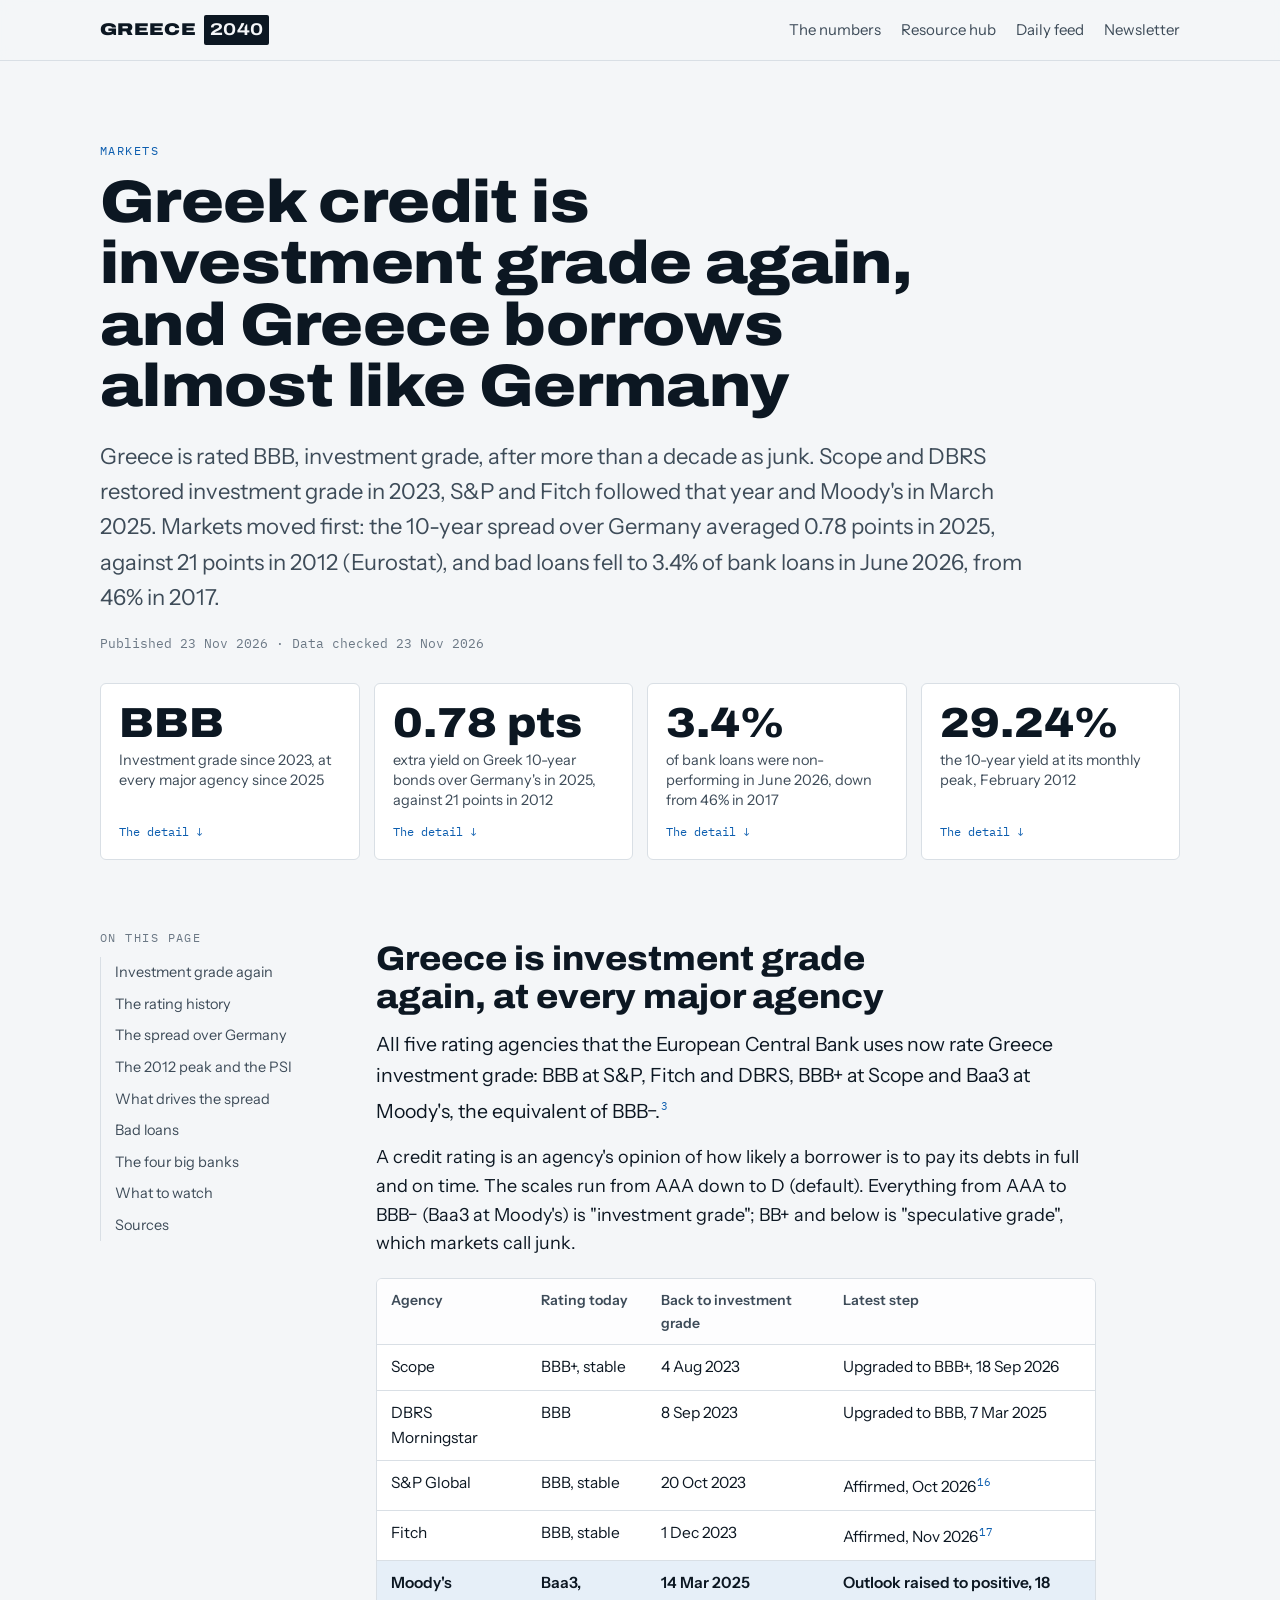
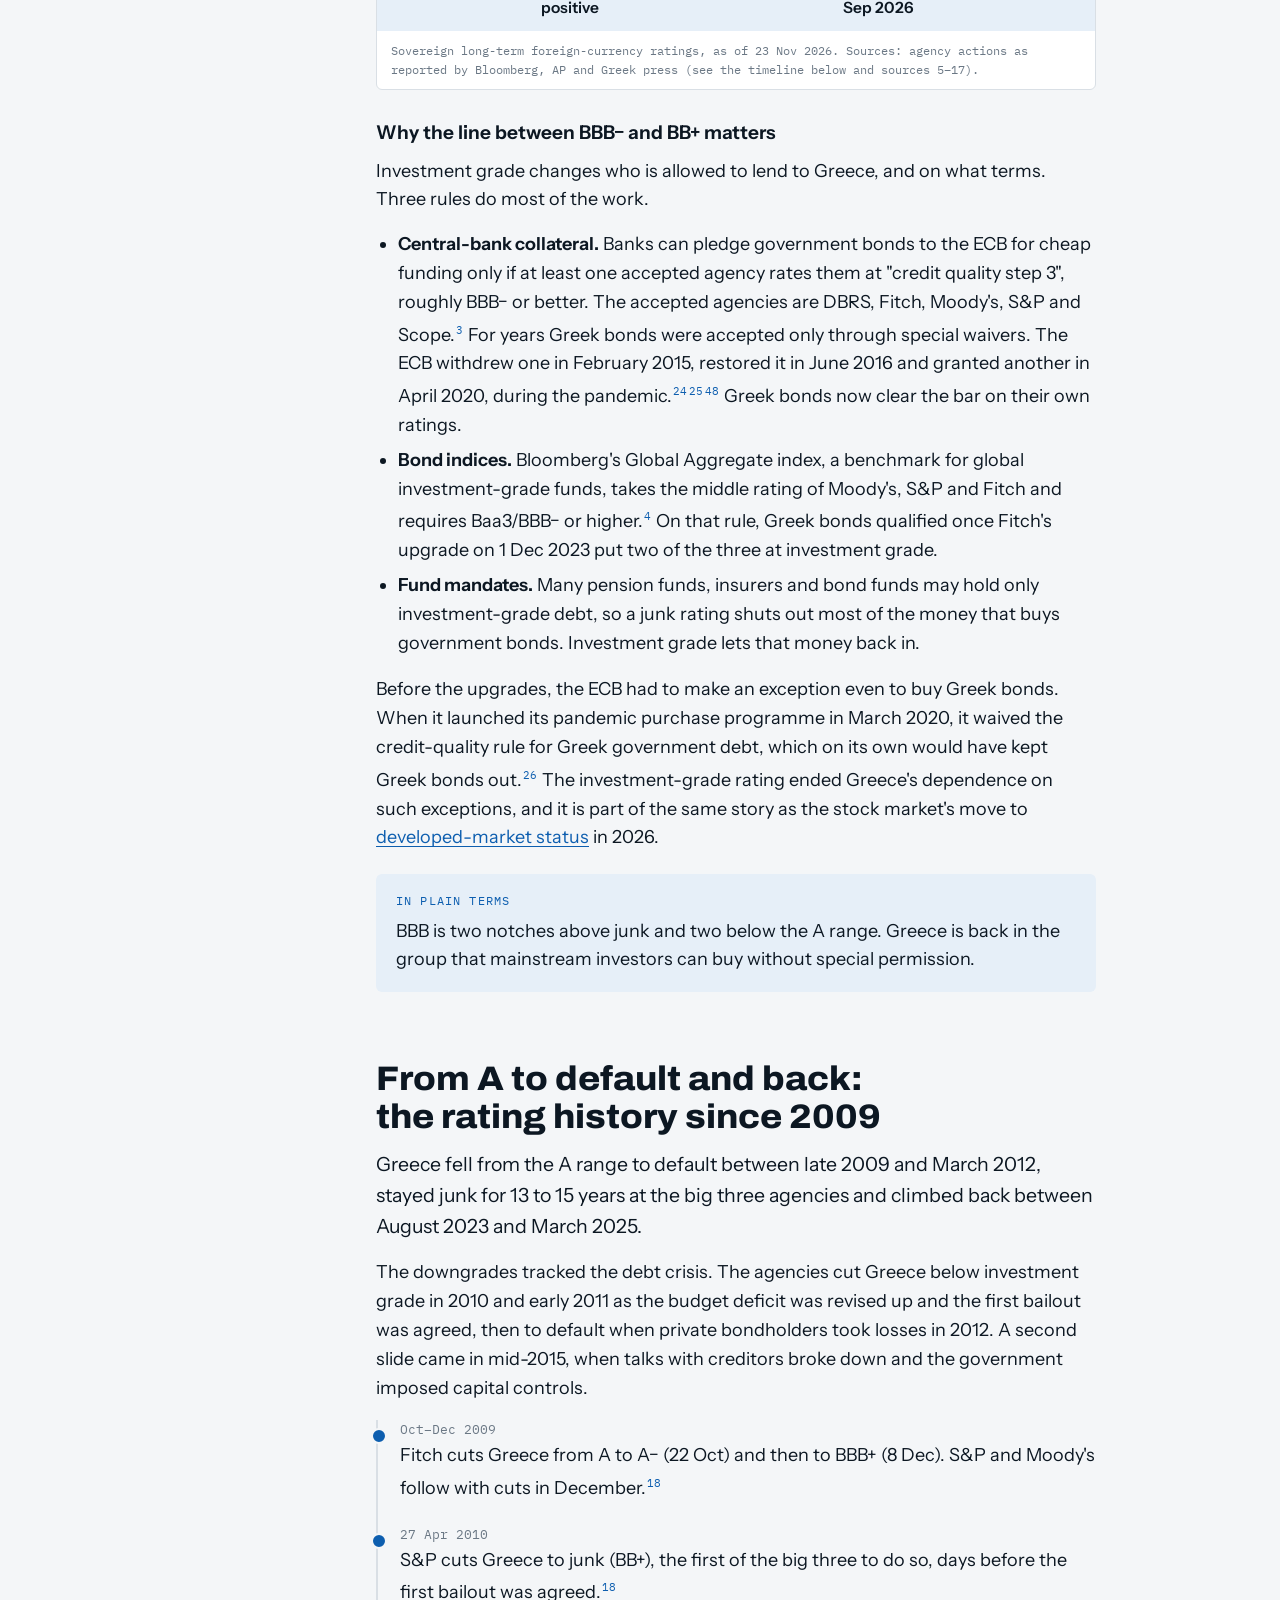
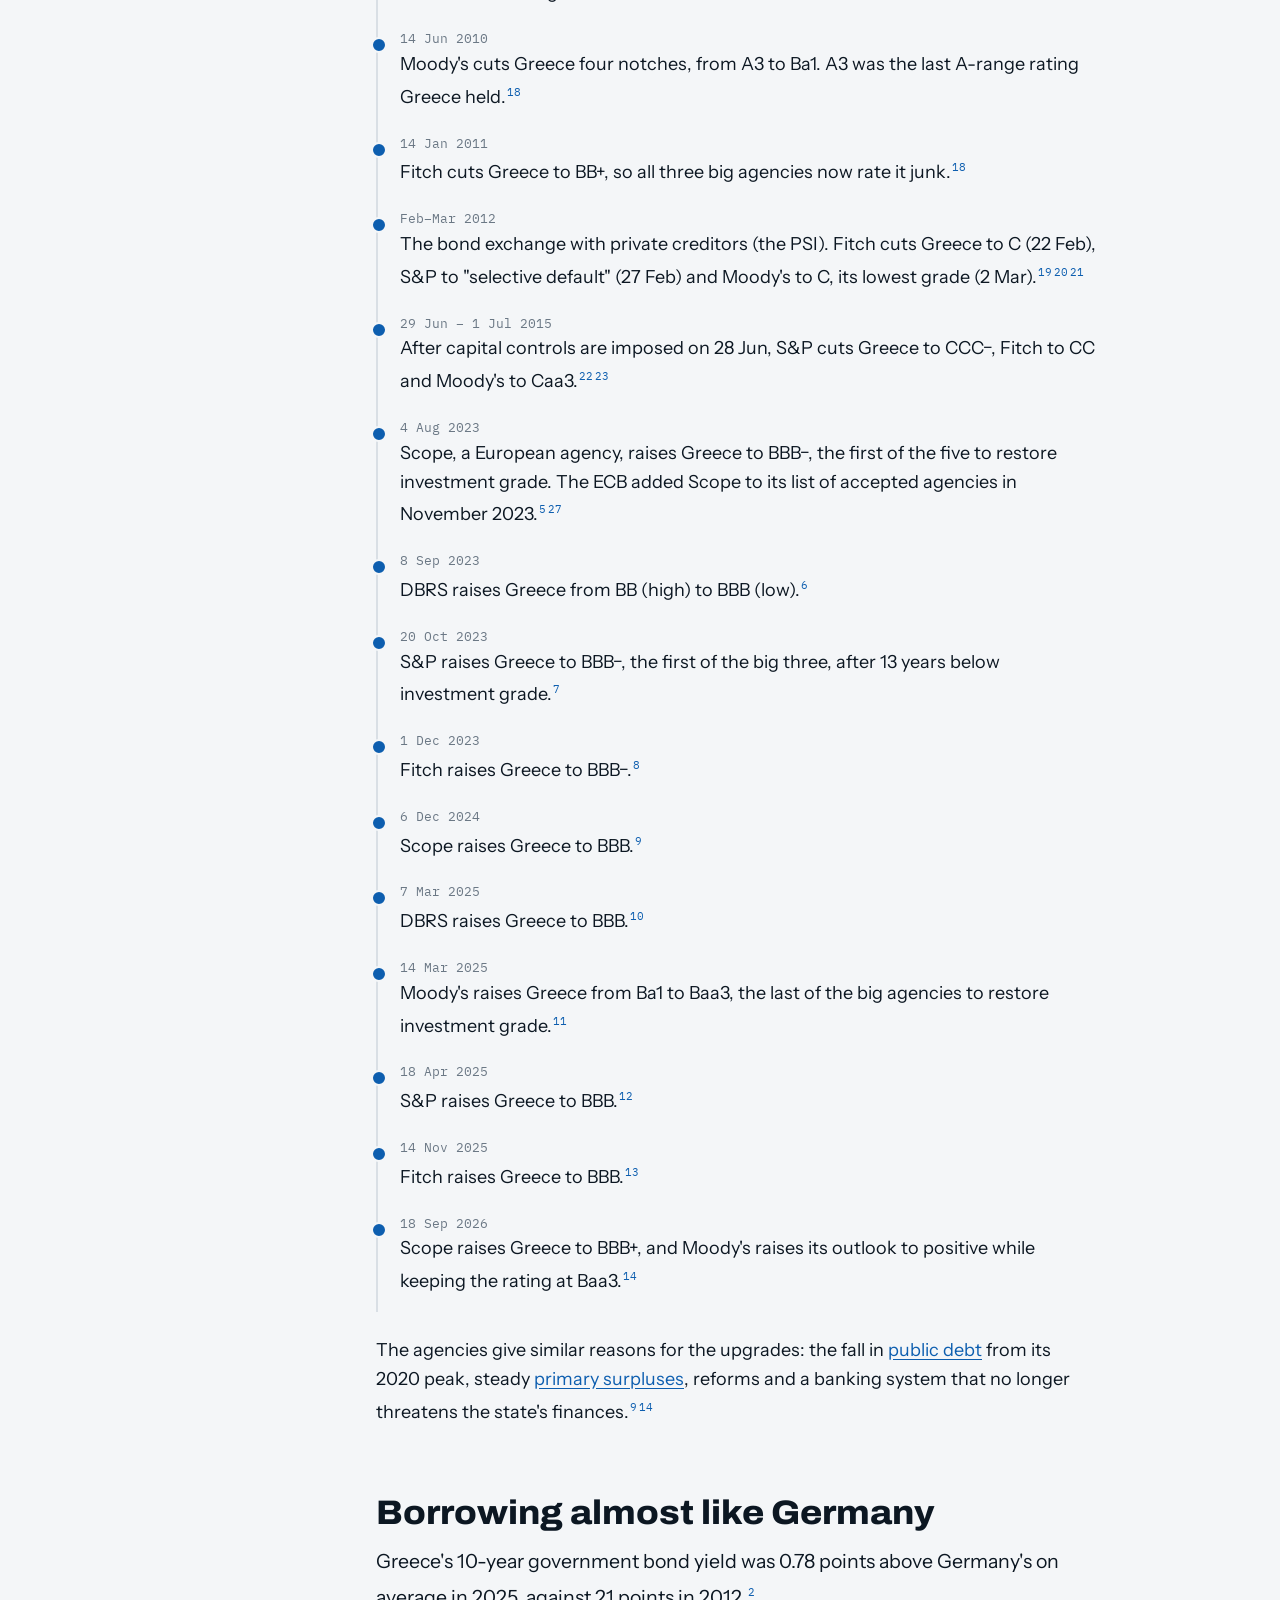
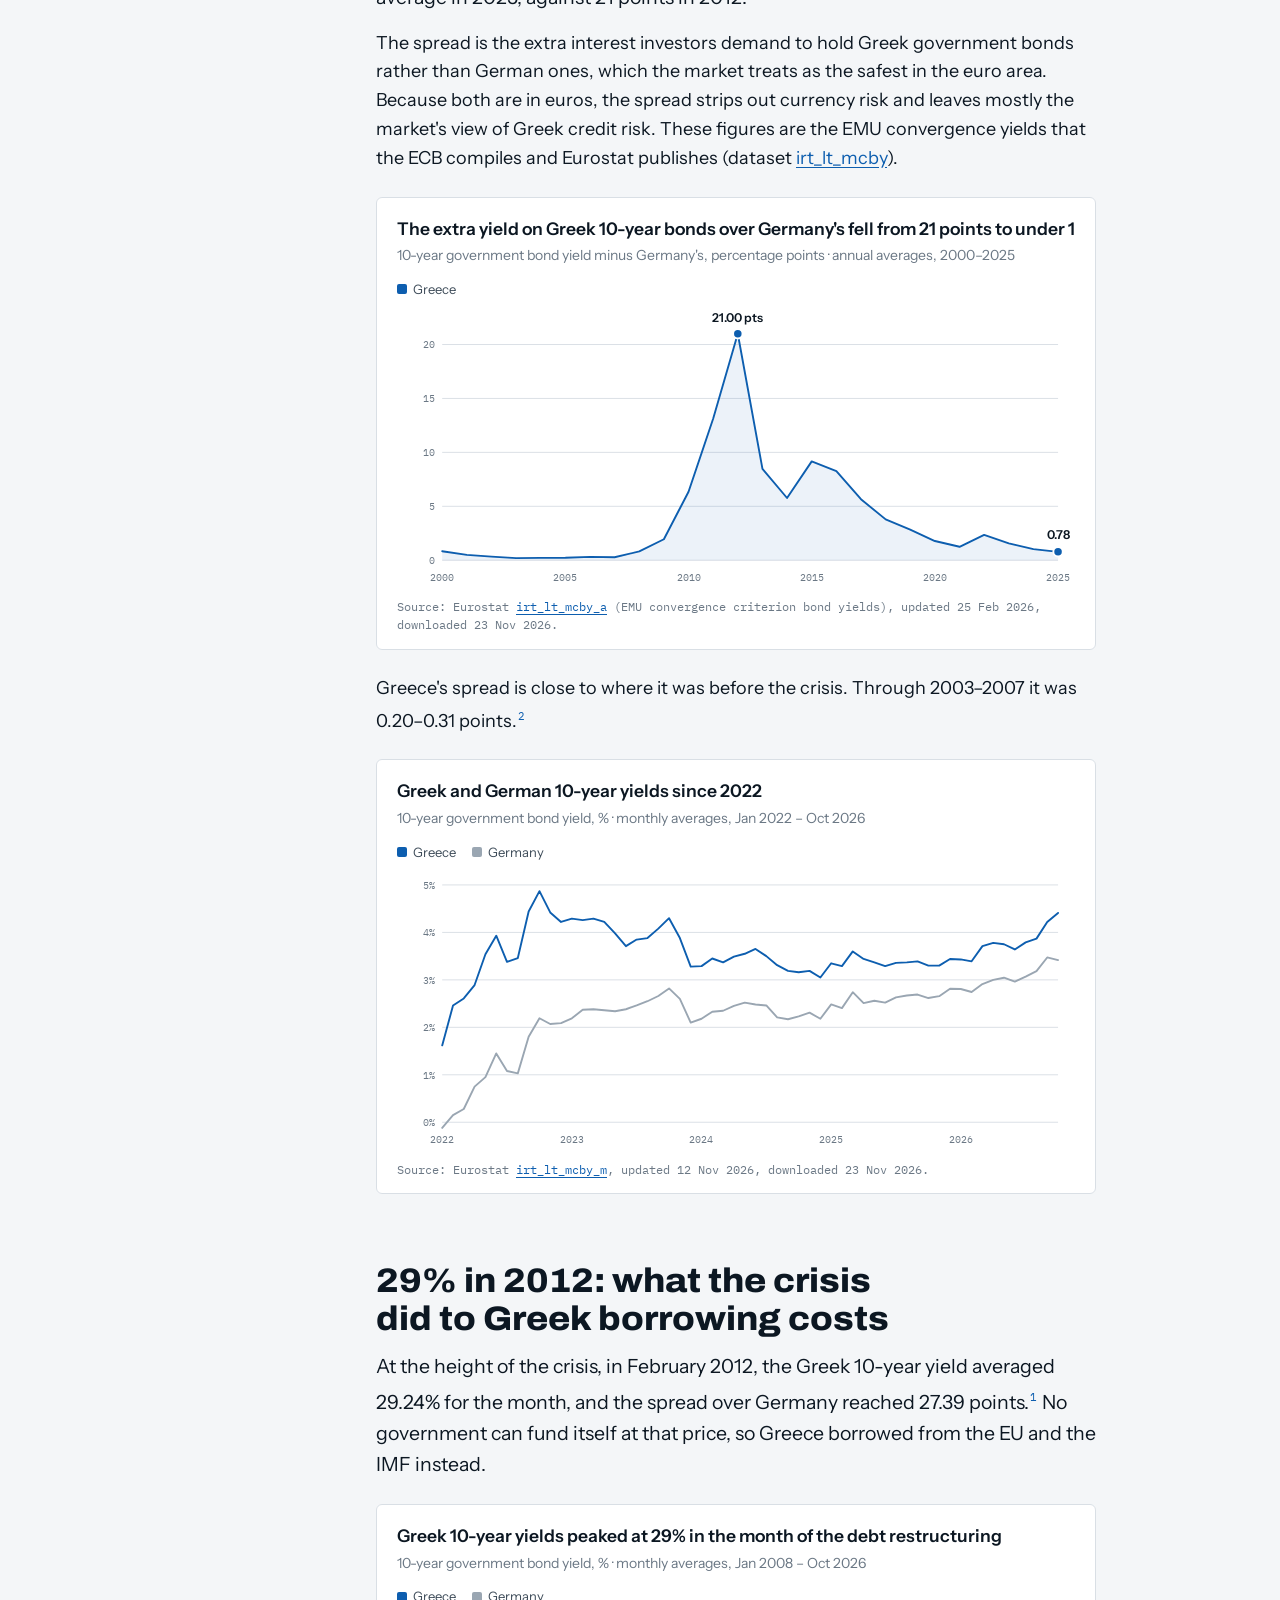
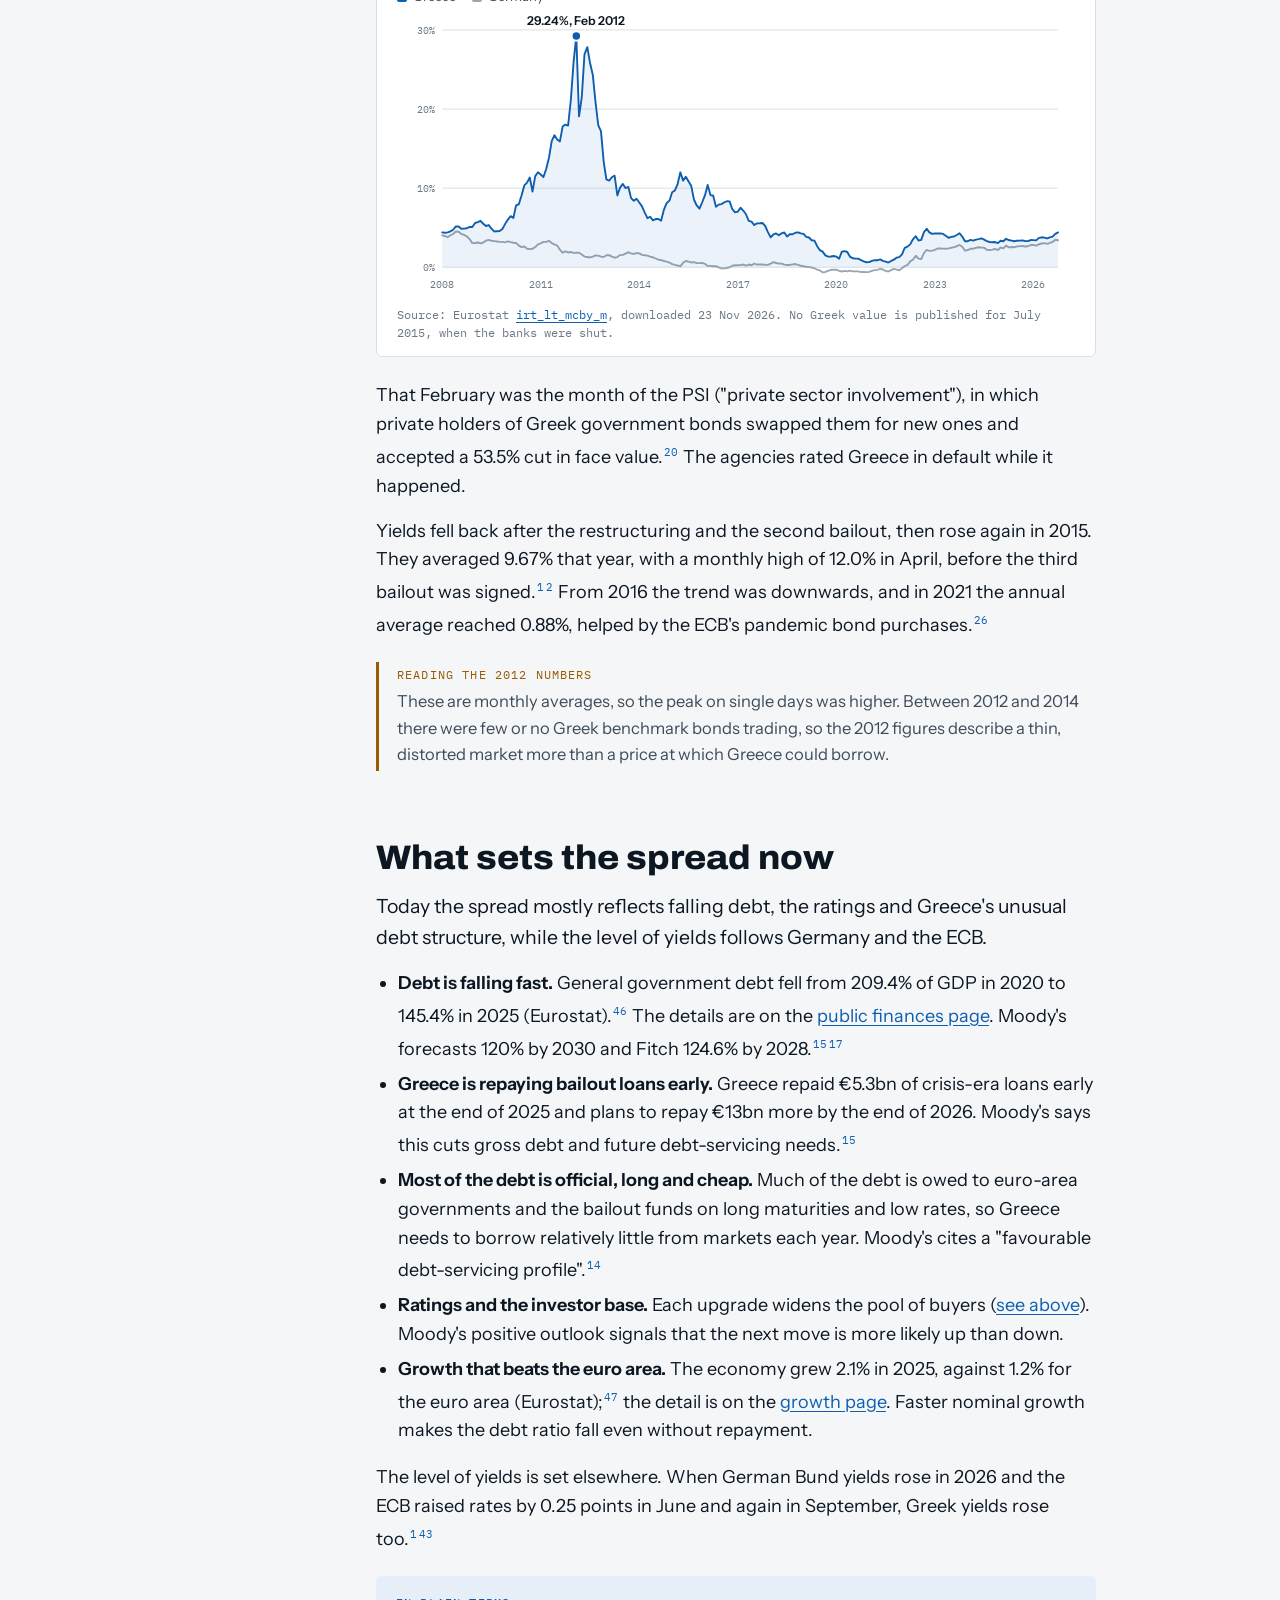
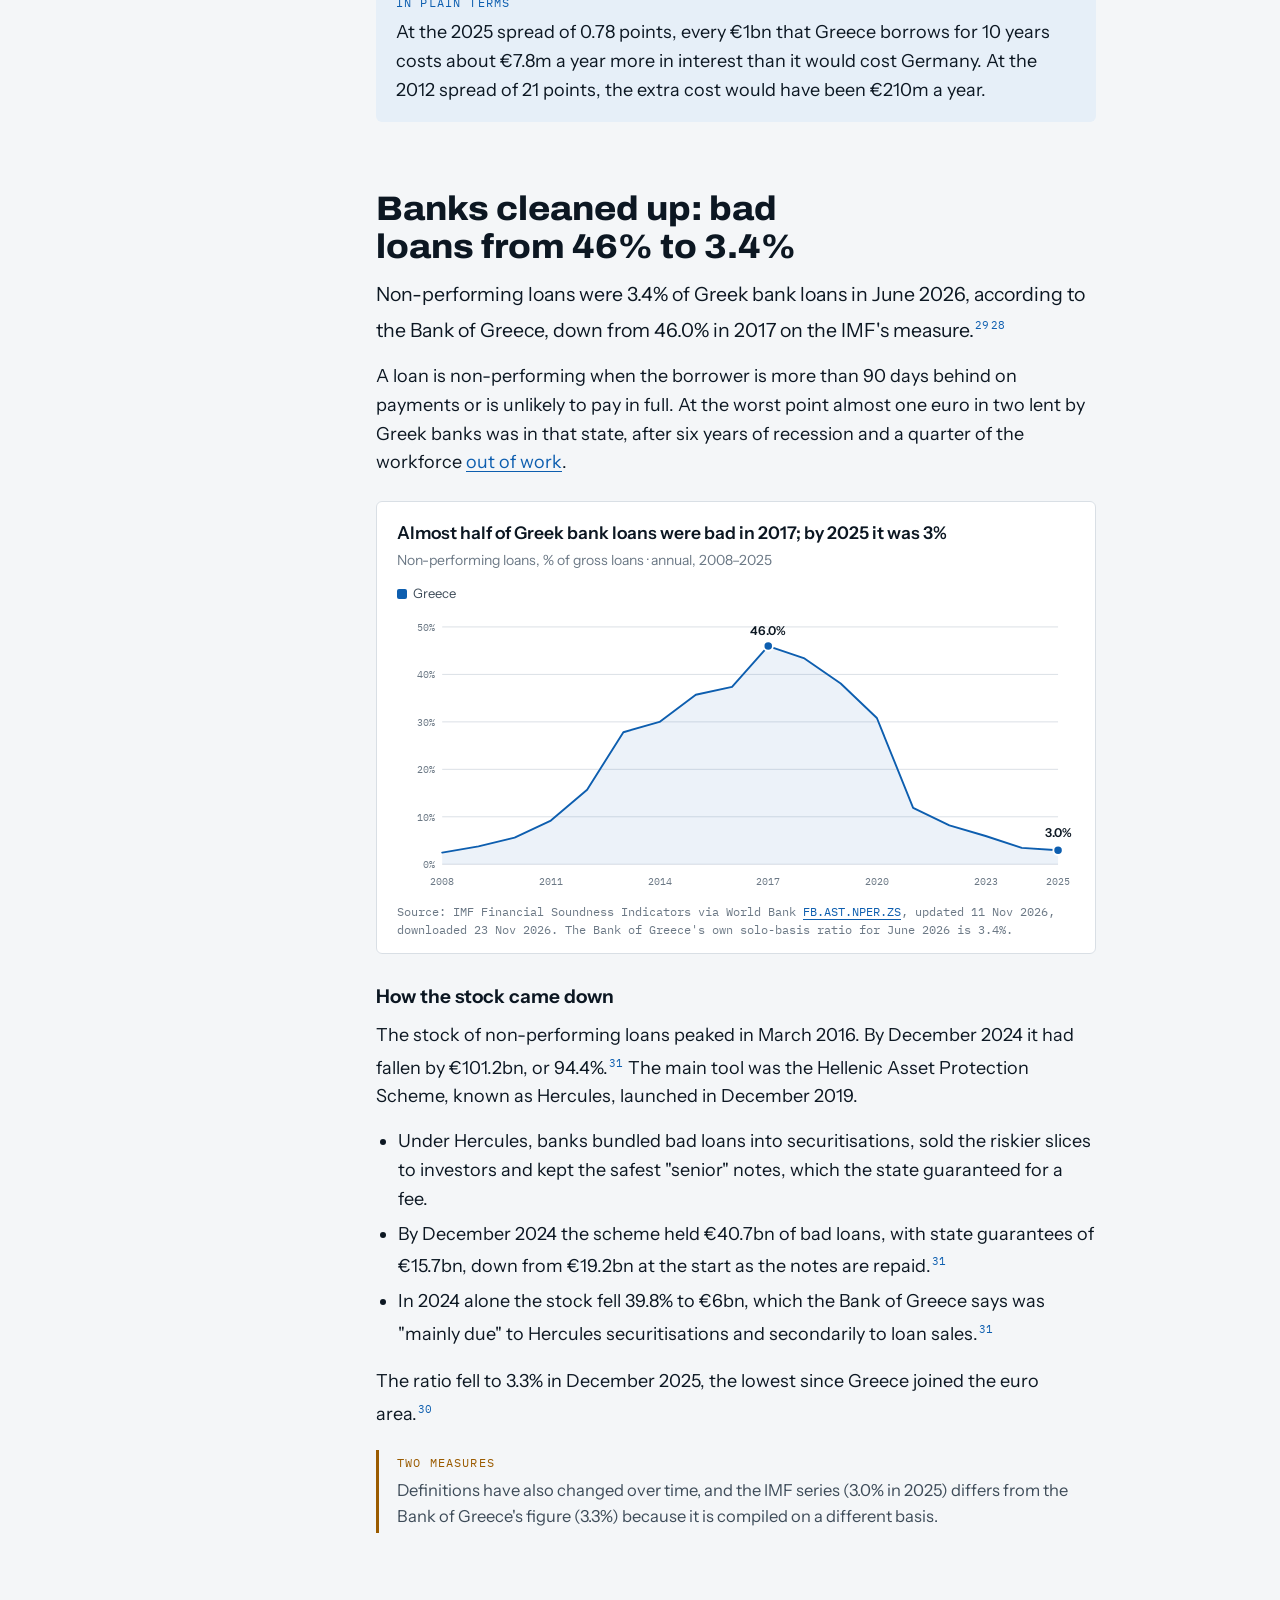
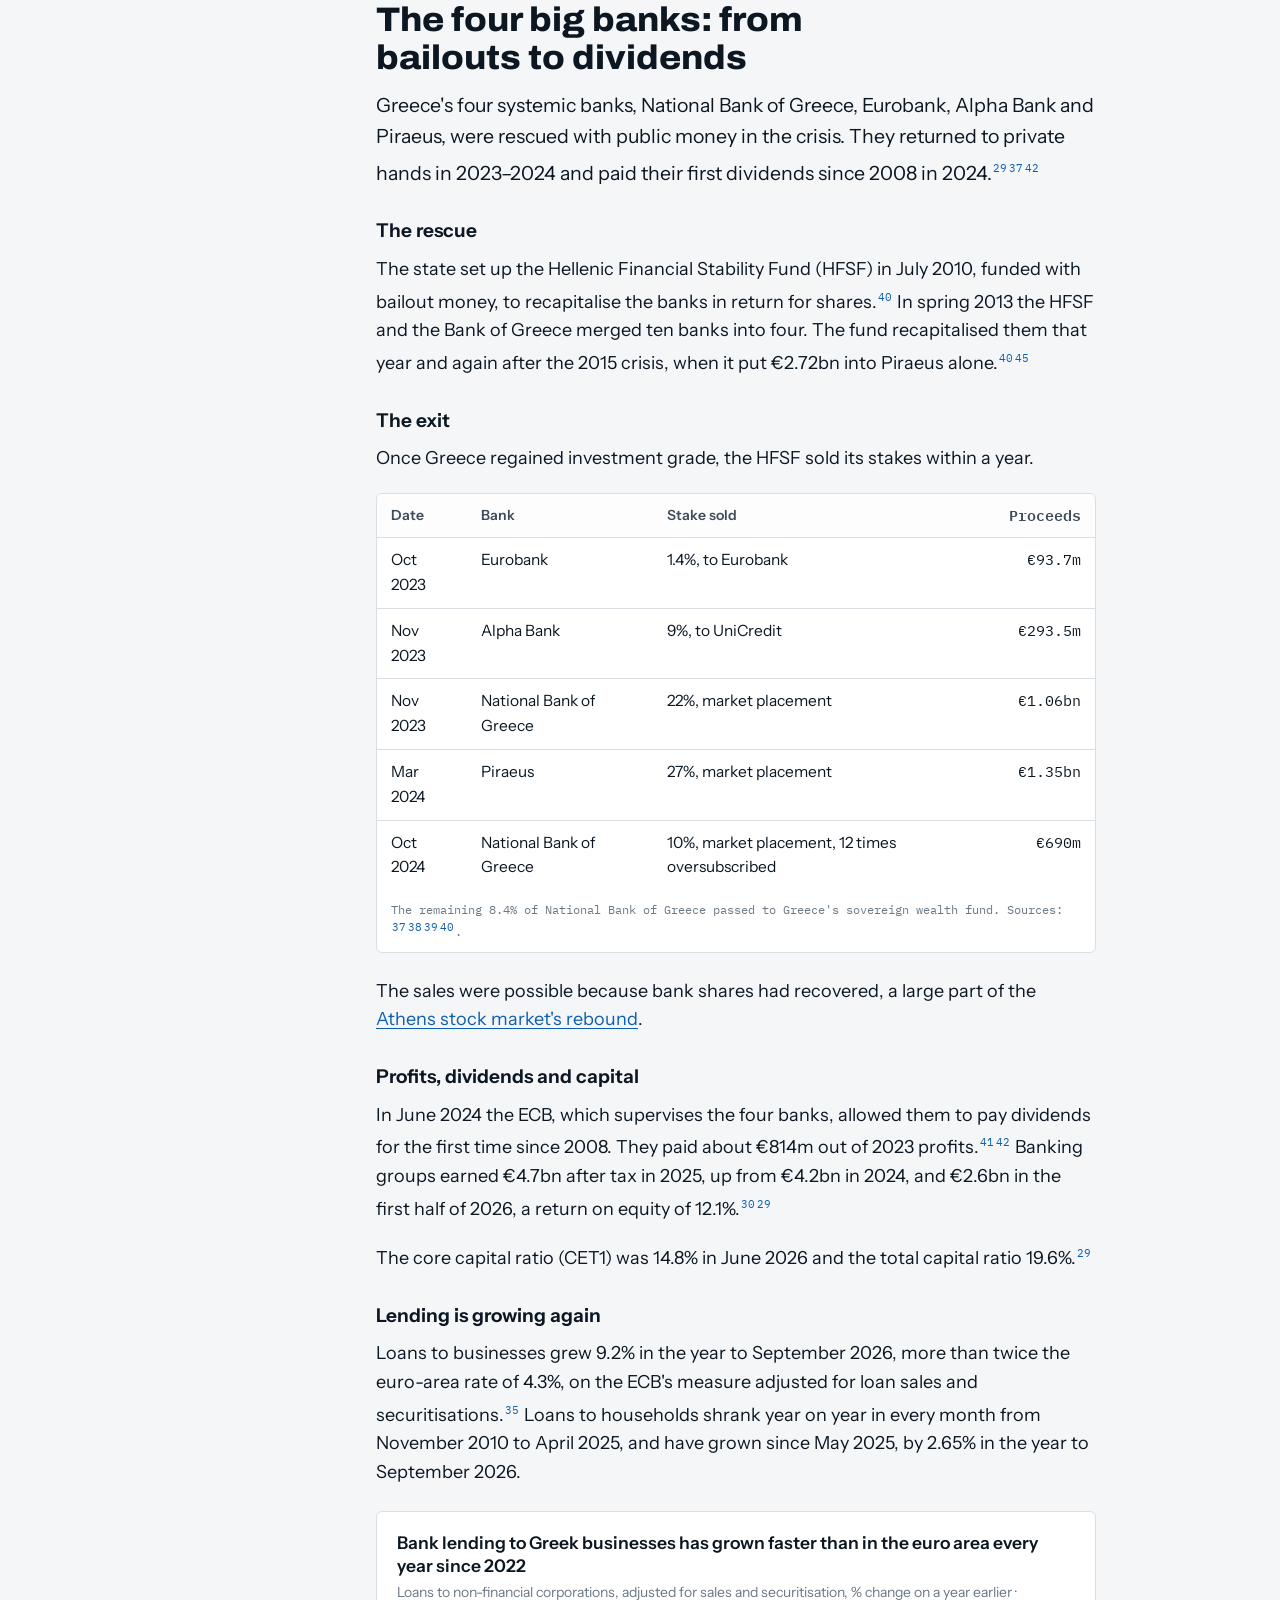
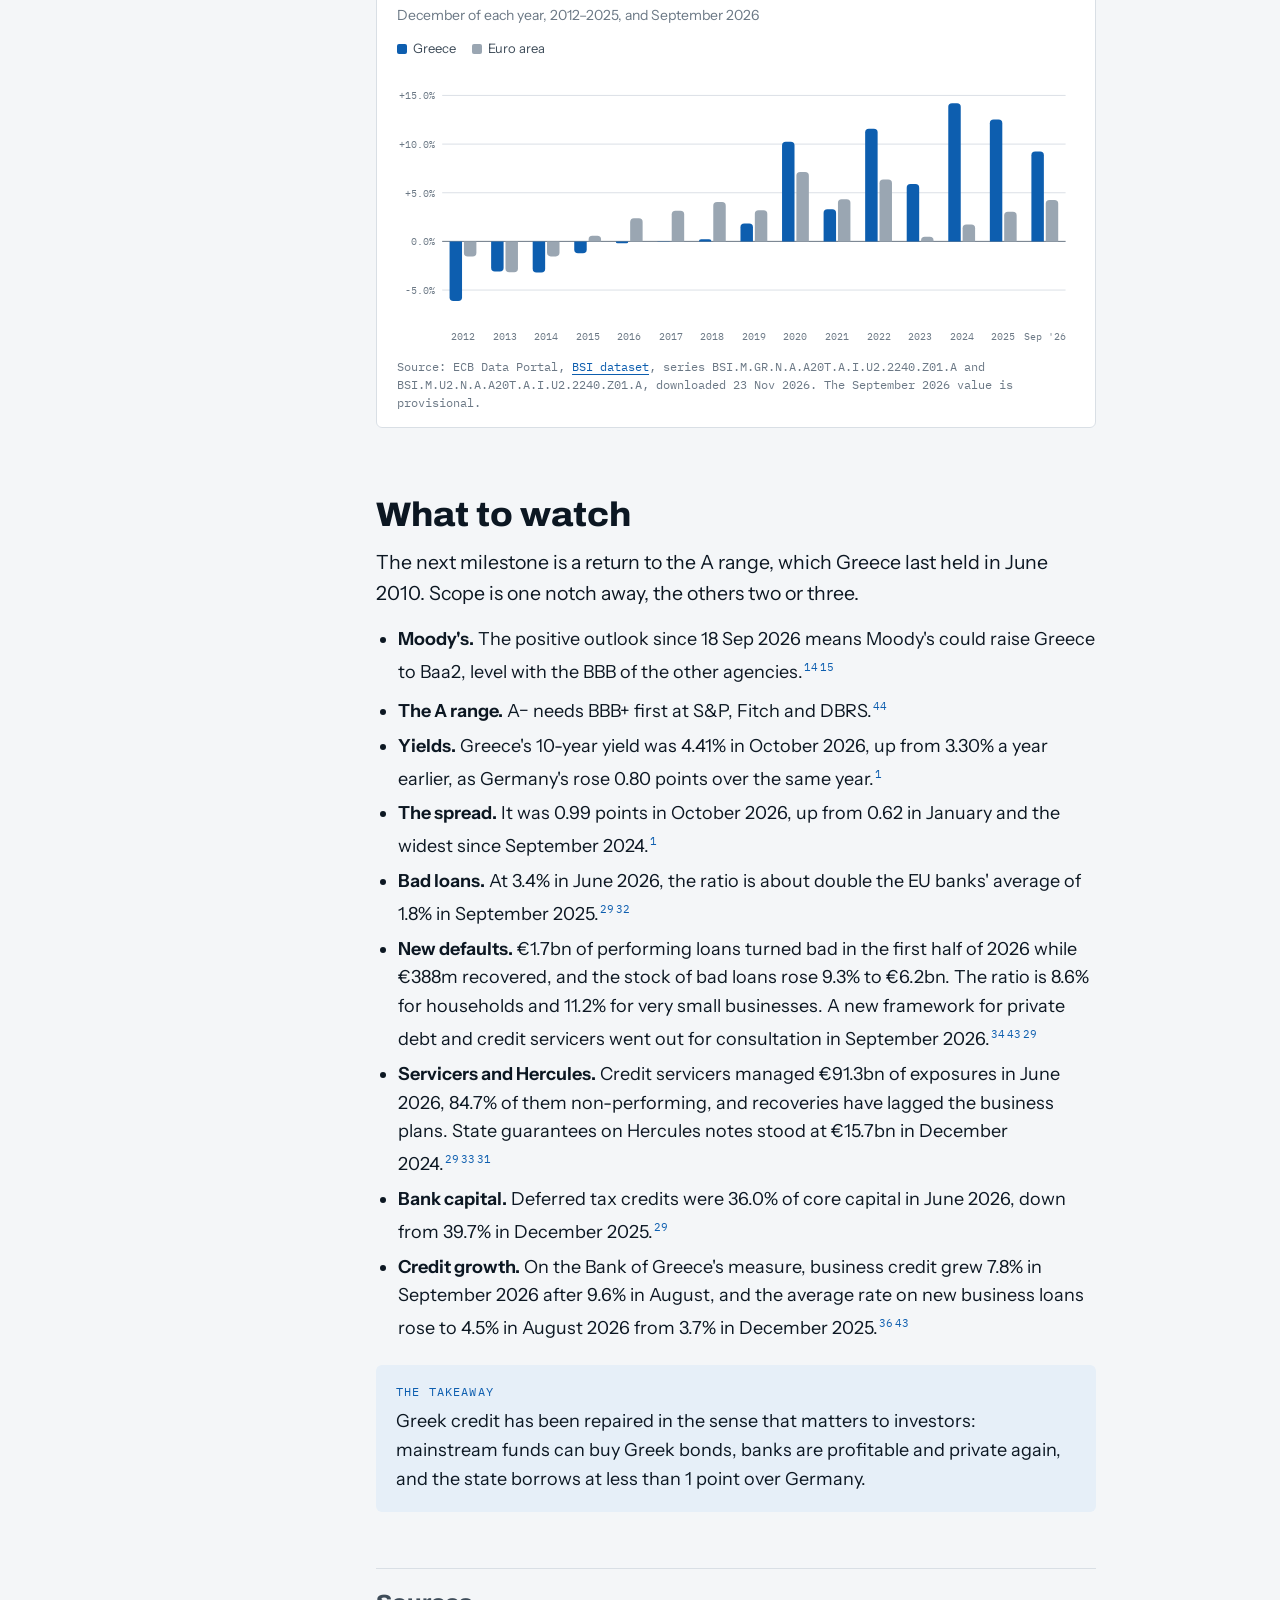
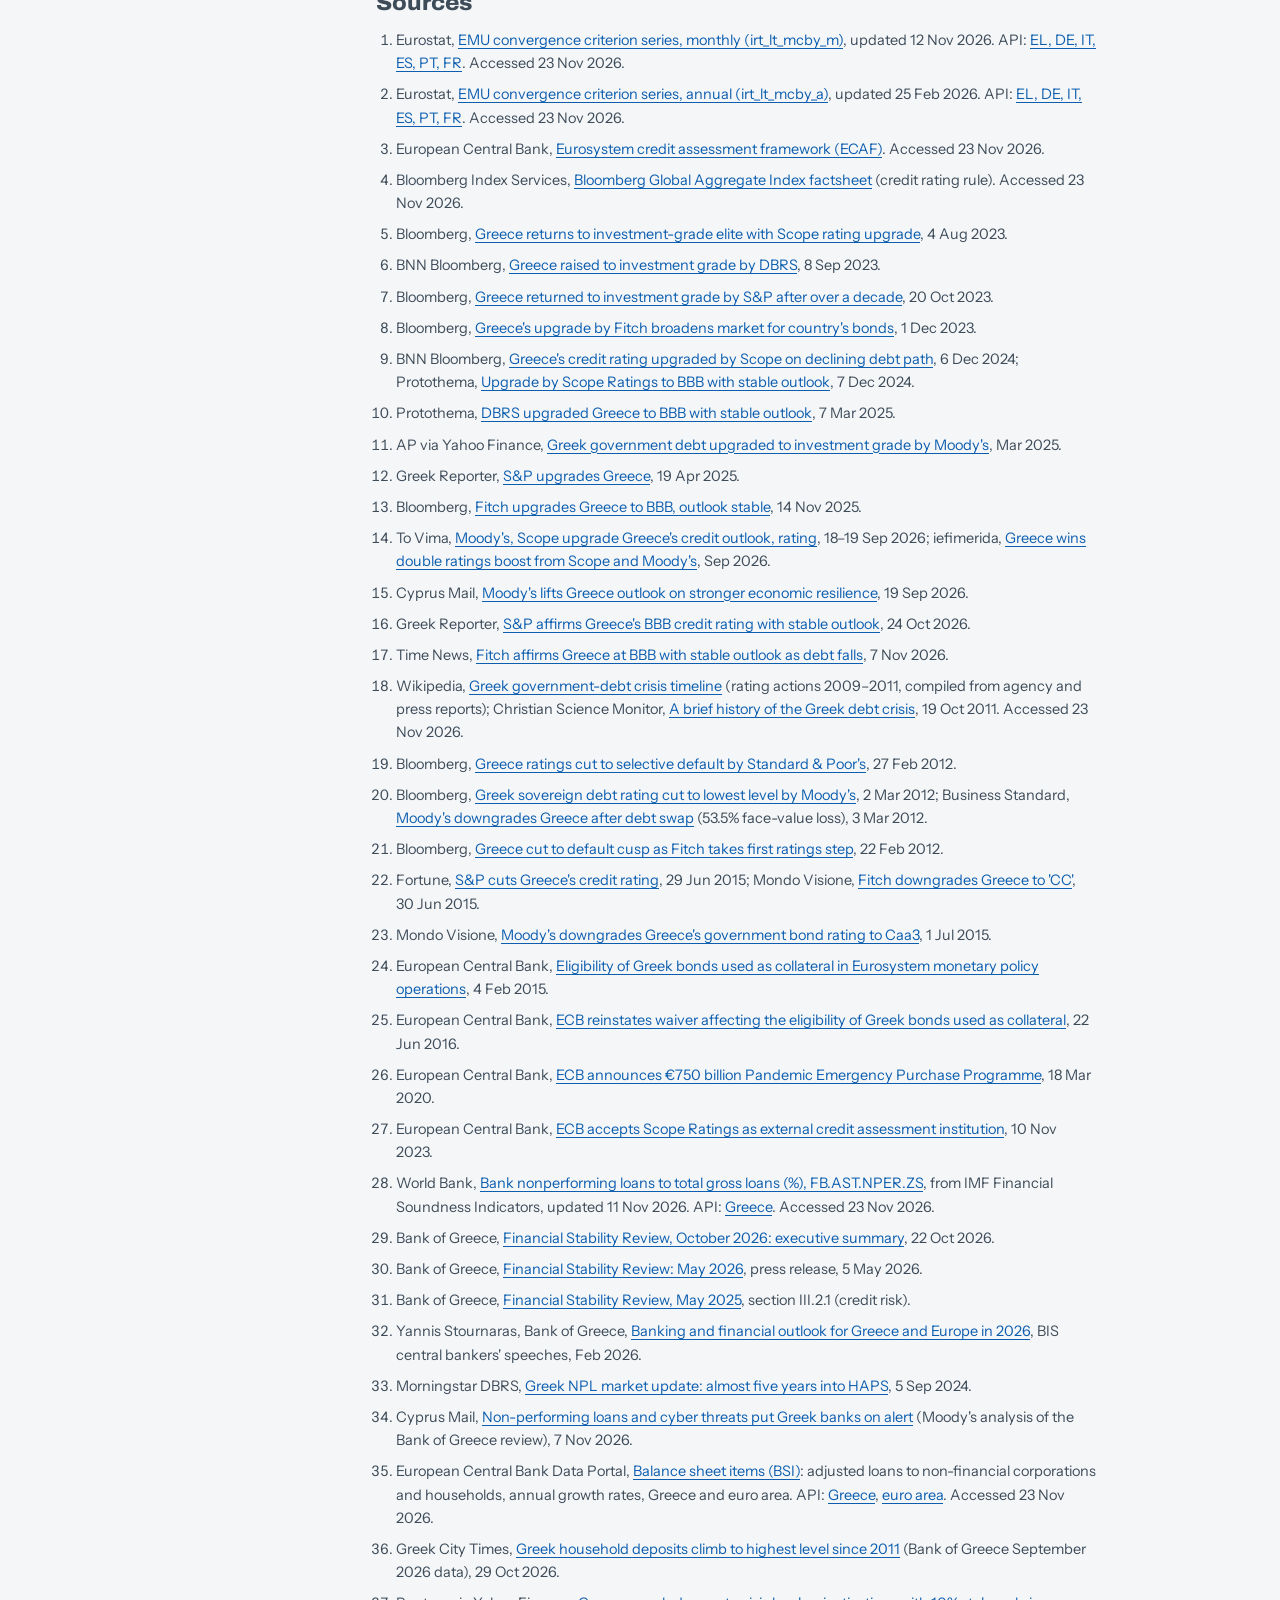
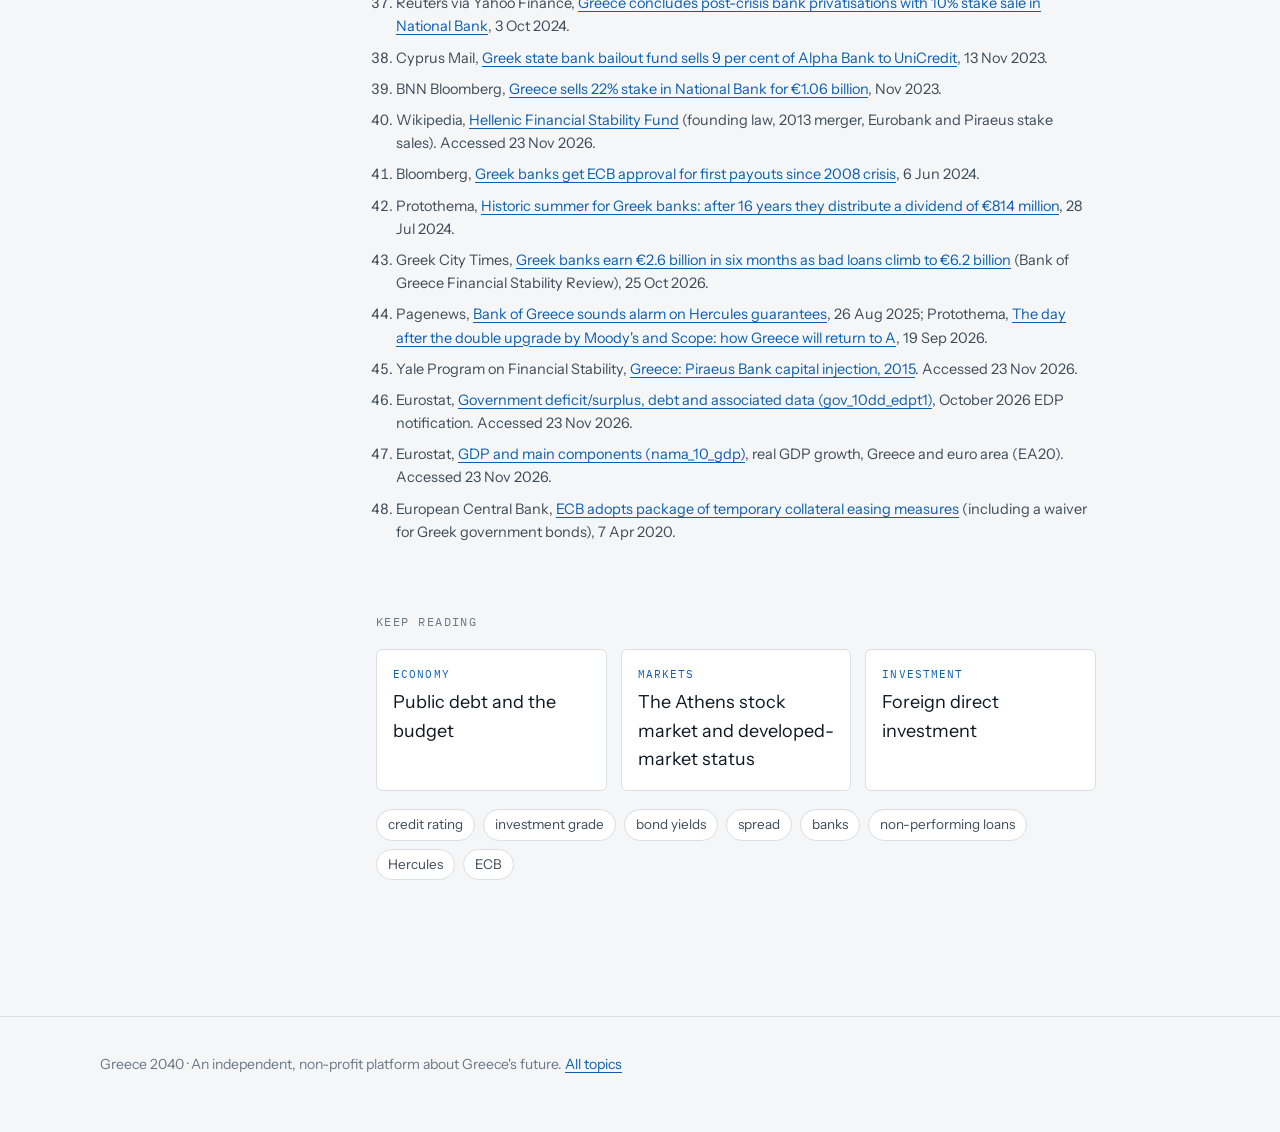
<file: pillars/credit.html>
<!doctype html>
<html lang="en">
<head>
<meta charset="utf-8">
<meta name="viewport" content="width=device-width, initial-scale=1, viewport-fit=cover">
<title>Credit ratings, bond yields and the banks · Greece 2040</title>
<meta name="description" content="Greece is rated BBB, investment grade, after more than a decade as junk; its 10-year spread over Germany averaged 0.78 points in 2025, against 21 points in 2012, and bad loans fell to 3.4% of bank loans in June 2026.">
<meta property="og:title" content="Credit ratings, bond yields and the banks · Greece 2040">
<meta property="og:description" content="Investment grade at every major agency, a spread of 0.78 points over Germany in 2025 and bad loans down from 46% to 3.4%: how Greek credit recovered.">
<meta property="og:type" content="article">
<meta name="theme-color" content="#0C1722">
<link rel="icon" href="data:image/svg+xml,%3Csvg xmlns='http://www.w3.org/2000/svg' viewBox='0 0 64 64'%3E%3Crect width='64' height='64' rx='10' fill='%230D5EAF'/%3E%3Ctext x='32' y='44' font-family='Arial' font-weight='900' font-size='30' text-anchor='middle' fill='%23fff'%3EGR%3C/text%3E%3C/svg%3E">
<link rel="preconnect" href="https://fonts.googleapis.com">
<link rel="preconnect" href="https://fonts.gstatic.com" crossorigin>
<link rel="stylesheet" href="https://fonts.googleapis.com/css2?family=Archivo:wdth,wght@62..125,500..900&family=Instrument+Sans:wght@400;500;600;700&family=IBM+Plex+Mono:wght@400;500&display=swap">
<link rel="stylesheet" href="style.css">
<!-- Hub metadata: read by the resource hub. Keep it valid JSON. -->
<script type="application/json" id="g40-meta">
{
  "slug": "credit",
  "title": "Credit ratings, bond yields and the banks",
  "category": "Markets",
  "summary": "Greece is rated BBB, investment grade, after more than a decade as junk. Scope and DBRS restored investment grade in 2023, S&P and Fitch followed that year and Moody's in March 2025. Markets moved first: the 10-year spread over Germany averaged 0.78 points in 2025, against 21 points in 2012 (Eurostat), and bad loans fell to 3.4% of bank loans in June 2026, from 46% in 2017.",
  "tags": ["credit rating", "investment grade", "bond yields", "spread", "banks", "non-performing loans", "Hercules", "ECB"],
  "updated": "2026-11-23",
  "sections": [
    { "id": "ratings", "title": "Greece is investment grade again, at every major agency", "number": "BBB" },
    { "id": "rating-timeline", "title": "From A to default and back: the rating history since 2009", "number": "13–15 years as junk" },
    { "id": "bond-spread", "title": "Borrowing almost like Germany", "number": "0.78 pts" },
    { "id": "yield-history", "title": "29% in 2012: what the crisis did to Greek borrowing costs", "number": "29.24%" },
    { "id": "spread-drivers", "title": "What sets the spread now", "number": "145.4% debt in 2025" },
    { "id": "bad-loans", "title": "Banks cleaned up: bad loans from 46% to 3.4%", "number": "3.4%" },
    { "id": "banks", "title": "The four big banks: from bailouts to dividends", "number": "€4.7bn profit in 2025" },
    { "id": "what-to-watch", "title": "What to watch", "number": "Moody's outlook positive" }
  ]
}
</script>
<!--BUILD:seo--><link rel="canonical" href="https://greece2040.com/pillars/credit.html">
<meta property="og:url" content="https://greece2040.com/pillars/credit.html">
<meta property="og:site_name" content="Greece 2040">
<script type="application/ld+json">{"@context": "https://schema.org", "@type": "Article", "headline": "Credit ratings, bond yields and the banks", "description": "Greece is rated BBB, investment grade, after more than a decade as junk. Scope and DBRS restored investment grade in 2023, S&P and Fitch followed that year and Moody's in March 2025. Markets moved first: the 10-year spread over Germany averaged 0.78 points in 2025, against 21 points in 2012 (Eurostat), and bad loans fell to 3.4% of bank loans in June 2026, from 46% in 2017.", "datePublished": "2026-11-23", "dateModified": "2026-11-23", "inLanguage": "en", "about": "Markets", "keywords": "credit rating, investment grade, bond yields, spread, banks, non-performing loans, Hercules, ECB", "mainEntityOfPage": "https://greece2040.com/pillars/credit.html", "author": {"@type": "Organization", "name": "Greece 2040", "url": "https://greece2040.com/", "description": "An independent, non-profit platform about Greece's future."}, "publisher": {"@type": "Organization", "name": "Greece 2040", "url": "https://greece2040.com/", "description": "An independent, non-profit platform about Greece's future."}, "isPartOf": {"@type": "WebSite", "name": "Greece 2040", "url": "https://greece2040.com/"}}</script>
<!--/BUILD:seo-->
</head>
<body>
<header class="bar">
  <div class="wrap">
    <a class="mark" href="../index.html" aria-label="Greece 2040 home">GREECE <b>2040</b></a>
    <button class="menu-btn" type="button" aria-expanded="false" aria-controls="site-nav" onclick="var o=this.closest('.bar').classList.toggle('menu-open');this.setAttribute('aria-expanded',o)"><i></i>Menu</button>
    <nav id="site-nav" aria-label="Site">
      <a href="../index.html#picture">The numbers</a>
      <a href="../hub.html">Resource hub</a>
      <a href="../index.html#feed">Daily feed</a>
      <a href="../index.html#signup">Newsletter</a>
    </nav>
  </div>
</header>

<main>
  <div class="wrap p-head">
    <div class="tag">Markets</div>
    <h1>Greek credit is investment grade again, and Greece borrows almost like Germany</h1>
    <p class="answer">Greece is rated BBB, investment grade, after more than a decade as junk. Scope and DBRS restored investment grade in 2023, S&amp;P and Fitch followed that year and Moody's in March 2025. Markets moved first: the 10-year spread over Germany averaged 0.78 points in 2025, against 21 points in 2012 (Eurostat), and bad loans fell to 3.4% of bank loans in June 2026, from 46% in 2017.</p>
    <div class="dates">Published 23 Nov 2026 · Data checked 23 Nov 2026</div>

    <div class="stat-strip">
      <a href="#ratings"><span class="n">BBB</span><span class="l">Investment grade since 2023, at every major agency since 2025</span><span class="go">The detail ↓</span></a>
      <a href="#bond-spread"><span class="n">0.78 pts</span><span class="l">extra yield on Greek 10-year bonds over Germany's in 2025, against 21 points in 2012</span><span class="go">The detail ↓</span></a>
      <a href="#bad-loans"><span class="n">3.4%</span><span class="l">of bank loans were non-performing in June 2026, down from 46% in 2017</span><span class="go">The detail ↓</span></a>
      <a href="#yield-history"><span class="n">29.24%</span><span class="l">the 10-year yield at its monthly peak, February 2012</span><span class="go">The detail ↓</span></a>
    </div>
  </div>

  <div class="wrap p-body">
    <nav class="toc" aria-label="On this page">
      <div class="eyebrow">On this page</div>
      <ol>
        <li><a href="#ratings">Investment grade again</a></li>
        <li><a href="#rating-timeline">The rating history</a></li>
        <li><a href="#bond-spread">The spread over Germany</a></li>
        <li><a href="#yield-history">The 2012 peak and the PSI</a></li>
        <li><a href="#spread-drivers">What drives the spread</a></li>
        <li><a href="#bad-loans">Bad loans</a></li>
        <li><a href="#banks">The four big banks</a></li>
        <li><a href="#what-to-watch">What to watch</a></li>
        <li><a href="#sources">Sources</a></li>
      </ol>
    </nav>

    <article>
      <section id="ratings">
        <h2>Greece is investment grade again, at every major agency</h2>
        <p class="lead">All five rating agencies that the European Central Bank uses now rate Greece investment grade: BBB at S&amp;P, Fitch and DBRS, BBB+ at Scope and Baa3 at Moody's, the equivalent of BBB−.<sup class="ref"><a href="#s3">3</a></sup></p>
        <p>A credit rating is an agency's opinion of how likely a borrower is to pay its debts in full and on time. The scales run from AAA down to D (default). Everything from AAA to BBB− (Baa3 at Moody's) is "investment grade"; BB+ and below is "speculative grade", which markets call junk.</p>

        <div class="table-wrap">
          <table>
            <thead><tr><th>Agency</th><th>Rating today</th><th>Back to investment grade</th><th>Latest step</th></tr></thead>
            <tbody>
              <tr><td>Scope</td><td>BBB+, stable</td><td>4 Aug 2023</td><td>Upgraded to BBB+, 18 Sep 2026</td></tr>
              <tr><td>DBRS Morningstar</td><td>BBB</td><td>8 Sep 2023</td><td>Upgraded to BBB, 7 Mar 2025</td></tr>
              <tr><td>S&amp;P Global</td><td>BBB, stable</td><td>20 Oct 2023</td><td>Affirmed, Oct 2026<sup class="ref"><a href="#s16">16</a></sup></td></tr>
              <tr><td>Fitch</td><td>BBB, stable</td><td>1 Dec 2023</td><td>Affirmed, Nov 2026<sup class="ref"><a href="#s17">17</a></sup></td></tr>
              <tr class="hl"><td>Moody's</td><td>Baa3, positive</td><td>14 Mar 2025</td><td>Outlook raised to positive, 18 Sep 2026</td></tr>
            </tbody>
            <caption>Sovereign long-term foreign-currency ratings, as of 23 Nov 2026. Sources: agency actions as reported by Bloomberg, AP and Greek press (see the timeline below and sources 5–17).</caption>
          </table>
        </div>

        <h3>Why the line between BBB− and BB+ matters</h3>
        <p>Investment grade changes who is allowed to lend to Greece, and on what terms. Three rules do most of the work.</p>
        <ul>
          <li><strong>Central-bank collateral.</strong> Banks can pledge government bonds to the ECB for cheap funding only if at least one accepted agency rates them at "credit quality step 3", roughly BBB− or better. The accepted agencies are DBRS, Fitch, Moody's, S&amp;P and Scope.<sup class="ref"><a href="#s3">3</a></sup> For years Greek bonds were accepted only through special waivers. The ECB withdrew one in February 2015, restored it in June 2016 and granted another in April 2020, during the pandemic.<sup class="ref"><a href="#s24">24</a></sup><sup class="ref"><a href="#s25">25</a></sup><sup class="ref"><a href="#s48">48</a></sup> Greek bonds now clear the bar on their own ratings.</li>
          <li><strong>Bond indices.</strong> Bloomberg's Global Aggregate index, a benchmark for global investment-grade funds, takes the middle rating of Moody's, S&amp;P and Fitch and requires Baa3/BBB− or higher.<sup class="ref"><a href="#s4">4</a></sup> On that rule, Greek bonds qualified once Fitch's upgrade on 1 Dec 2023 put two of the three at investment grade.</li>
          <li><strong>Fund mandates.</strong> Many pension funds, insurers and bond funds may hold only investment-grade debt, so a junk rating shuts out most of the money that buys government bonds. Investment grade lets that money back in.</li>
        </ul>
        <p>Before the upgrades, the ECB had to make an exception even to buy Greek bonds. When it launched its pandemic purchase programme in March 2020, it waived the credit-quality rule for Greek government debt, which on its own would have kept Greek bonds out.<sup class="ref"><a href="#s26">26</a></sup> The investment-grade rating ended Greece's dependence on such exceptions, and it is part of the same story as the stock market's move to <a href="stock-market.html#developed-market">developed-market status</a> in 2026.</p>

        <div class="callout"><span class="k">In plain terms</span><p>BBB is two notches above junk and two below the A range. Greece is back in the group that mainstream investors can buy without special permission.</p></div>
      </section>

      <section id="rating-timeline">
        <h2>From A to default and back: the rating history since 2009</h2>
        <p class="lead">Greece fell from the A range to default between late 2009 and March 2012, stayed junk for 13 to 15 years at the big three agencies and climbed back between August 2023 and March 2025.</p>
        <p>The downgrades tracked the debt crisis. The agencies cut Greece below investment grade in 2010 and early 2011 as the budget deficit was revised up and the first bailout was agreed, then to default when private bondholders took losses in 2012. A second slide came in mid-2015, when talks with creditors broke down and the government imposed capital controls.</p>
        <ul class="timeline">
          <li><span class="when">Oct–Dec 2009</span>Fitch cuts Greece from A to A− (22 Oct) and then to BBB+ (8 Dec). S&amp;P and Moody's follow with cuts in December.<sup class="ref"><a href="#s18">18</a></sup></li>
          <li><span class="when">27 Apr 2010</span>S&amp;P cuts Greece to junk (BB+), the first of the big three to do so, days before the first bailout was agreed.<sup class="ref"><a href="#s18">18</a></sup></li>
          <li><span class="when">14 Jun 2010</span>Moody's cuts Greece four notches, from A3 to Ba1. A3 was the last A-range rating Greece held.<sup class="ref"><a href="#s18">18</a></sup></li>
          <li><span class="when">14 Jan 2011</span>Fitch cuts Greece to BB+, so all three big agencies now rate it junk.<sup class="ref"><a href="#s18">18</a></sup></li>
          <li><span class="when">Feb–Mar 2012</span>The bond exchange with private creditors (the PSI). Fitch cuts Greece to C (22 Feb), S&amp;P to "selective default" (27 Feb) and Moody's to C, its lowest grade (2 Mar).<sup class="ref"><a href="#s19">19</a></sup><sup class="ref"><a href="#s20">20</a></sup><sup class="ref"><a href="#s21">21</a></sup></li>
          <li><span class="when">29 Jun – 1 Jul 2015</span>After capital controls are imposed on 28 Jun, S&amp;P cuts Greece to CCC−, Fitch to CC and Moody's to Caa3.<sup class="ref"><a href="#s22">22</a></sup><sup class="ref"><a href="#s23">23</a></sup></li>
          <li><span class="when">4 Aug 2023</span>Scope, a European agency, raises Greece to BBB−, the first of the five to restore investment grade. The ECB added Scope to its list of accepted agencies in November 2023.<sup class="ref"><a href="#s5">5</a></sup><sup class="ref"><a href="#s27">27</a></sup></li>
          <li><span class="when">8 Sep 2023</span>DBRS raises Greece from BB (high) to BBB (low).<sup class="ref"><a href="#s6">6</a></sup></li>
          <li><span class="when">20 Oct 2023</span>S&amp;P raises Greece to BBB−, the first of the big three, after 13 years below investment grade.<sup class="ref"><a href="#s7">7</a></sup></li>
          <li><span class="when">1 Dec 2023</span>Fitch raises Greece to BBB−.<sup class="ref"><a href="#s8">8</a></sup></li>
          <li><span class="when">6 Dec 2024</span>Scope raises Greece to BBB.<sup class="ref"><a href="#s9">9</a></sup></li>
          <li><span class="when">7 Mar 2025</span>DBRS raises Greece to BBB.<sup class="ref"><a href="#s10">10</a></sup></li>
          <li><span class="when">14 Mar 2025</span>Moody's raises Greece from Ba1 to Baa3, the last of the big agencies to restore investment grade.<sup class="ref"><a href="#s11">11</a></sup></li>
          <li><span class="when">18 Apr 2025</span>S&amp;P raises Greece to BBB.<sup class="ref"><a href="#s12">12</a></sup></li>
          <li><span class="when">14 Nov 2025</span>Fitch raises Greece to BBB.<sup class="ref"><a href="#s13">13</a></sup></li>
          <li><span class="when">18 Sep 2026</span>Scope raises Greece to BBB+, and Moody's raises its outlook to positive while keeping the rating at Baa3.<sup class="ref"><a href="#s14">14</a></sup></li>
        </ul>
        <p>The agencies give similar reasons for the upgrades: the fall in <a href="public-finances.html#debt">public debt</a> from its 2020 peak, steady <a href="public-finances.html#surplus">primary surpluses</a>, reforms and a banking system that no longer threatens the state's finances.<sup class="ref"><a href="#s9">9</a></sup><sup class="ref"><a href="#s14">14</a></sup></p>
      </section>

      <section id="bond-spread">
        <h2>Borrowing almost like Germany</h2>
        <p class="lead">Greece's 10-year government bond yield was 0.78 points above Germany's on average in 2025, against 21 points in 2012.<sup class="ref"><a href="#s2">2</a></sup></p>
        <p>The spread is the extra interest investors demand to hold Greek government bonds rather than German ones, which the market treats as the safest in the euro area. Because both are in euros, the spread strips out currency risk and leaves mostly the market's view of Greek credit risk. These figures are the EMU convergence yields that the ECB compiles and Eurostat publishes (dataset <a href="https://ec.europa.eu/eurostat/databrowser/view/irt_lt_mcby_a/default/table">irt_lt_mcby</a>).</p>

        <figure class="chart" id="chart-spread">
          <h3>The extra yield on Greek 10-year bonds over Germany's fell from 21 points to under 1</h3>
          <p class="sub">10-year government bond yield minus Germany's, percentage points · annual averages, 2000–2025</p>
          <div class="legend"><span><i style="background:var(--accent)"></i>Greece</span></div>
          <svg viewBox="0 0 720 300" role="img" aria-label="Line chart of the Greek 10-year yield spread over Germany: 0.28 points in 2007, 21.00 in 2012, 9.17 in 2015, 1.78 in 2020 and 0.78 in 2025."></svg>
          <figcaption class="foot">Source: Eurostat <a href="https://ec.europa.eu/eurostat/databrowser/view/irt_lt_mcby_a/default/table">irt_lt_mcby_a</a> (EMU convergence criterion bond yields), updated 25 Feb 2026, downloaded 23 Nov 2026.</figcaption>
        </figure>

        <p>Greece's spread is close to where it was before the crisis. Through 2003–2007 it was 0.20–0.31 points.<sup class="ref"><a href="#s2">2</a></sup></p>

        <figure class="chart" id="chart-recent">
          <h3>Greek and German 10-year yields since 2022</h3>
          <p class="sub">10-year government bond yield, % · monthly averages, Jan 2022 – Oct 2026</p>
          <div class="legend"><span><i style="background:var(--accent)"></i>Greece</span><span><i style="background:var(--series-2)"></i>Germany</span></div>
          <svg viewBox="0 0 720 300" role="img" aria-label="Line chart of monthly 10-year yields from January 2022 to October 2026. Greece 3.30% in October 2025 and 4.41% in October 2026; Germany 3.42% in October 2026."></svg>
          <figcaption class="foot">Source: Eurostat <a href="https://ec.europa.eu/eurostat/databrowser/view/irt_lt_mcby_m/default/table">irt_lt_mcby_m</a>, updated 12 Nov 2026, downloaded 23 Nov 2026.</figcaption>
        </figure>

      </section>

      <section id="yield-history">
        <h2>29% in 2012: what the crisis did to Greek borrowing costs</h2>
        <p class="lead">At the height of the crisis, in February 2012, the Greek 10-year yield averaged 29.24% for the month, and the spread over Germany reached 27.39 points.<sup class="ref"><a href="#s1">1</a></sup> No government can fund itself at that price, so Greece borrowed from the EU and the IMF instead.</p>

        <figure class="chart" id="chart-yield">
          <h3>Greek 10-year yields peaked at 29% in the month of the debt restructuring</h3>
          <p class="sub">10-year government bond yield, % · monthly averages, Jan 2008 – Oct 2026</p>
          <div class="legend"><span><i style="background:var(--accent)"></i>Greece</span><span><i style="background:var(--series-2)"></i>Germany</span></div>
          <svg viewBox="0 0 720 300" role="img" aria-label="Line chart of monthly 10-year yields. Greece rose from about 4.5% in 2008 to a peak of 29.24% in February 2012, was 12.0% in April 2015, fell to under 1% in 2021 and was 4.41% in October 2026. Germany peaked at 4.6% in 2008 and was 3.42% in October 2026."></svg>
          <figcaption class="foot">Source: Eurostat <a href="https://ec.europa.eu/eurostat/databrowser/view/irt_lt_mcby_m/default/table">irt_lt_mcby_m</a>, downloaded 23 Nov 2026. No Greek value is published for July 2015, when the banks were shut.</figcaption>
        </figure>

        <p>That February was the month of the PSI ("private sector involvement"), in which private holders of Greek government bonds swapped them for new ones and accepted a 53.5% cut in face value.<sup class="ref"><a href="#s20">20</a></sup> The agencies rated Greece in default while it happened.</p>
        <p>Yields fell back after the restructuring and the second bailout, then rose again in 2015. They averaged 9.67% that year, with a monthly high of 12.0% in April, before the third bailout was signed.<sup class="ref"><a href="#s1">1</a></sup><sup class="ref"><a href="#s2">2</a></sup> From 2016 the trend was downwards, and in 2021 the annual average reached 0.88%, helped by the ECB's pandemic bond purchases.<sup class="ref"><a href="#s26">26</a></sup></p>

        <div class="caveat"><span class="k">Reading the 2012 numbers</span><p>These are monthly averages, so the peak on single days was higher. Between 2012 and 2014 there were few or no Greek benchmark bonds trading, so the 2012 figures describe a thin, distorted market more than a price at which Greece could borrow.</p></div>
      </section>

      <section id="spread-drivers">
        <h2>What sets the spread now</h2>
        <p class="lead">Today the spread mostly reflects falling debt, the ratings and Greece's unusual debt structure, while the level of yields follows Germany and the ECB.</p>
        <ul>
          <li><strong>Debt is falling fast.</strong> General government debt fell from 209.4% of GDP in 2020 to 145.4% in 2025 (Eurostat).<sup class="ref"><a href="#s46">46</a></sup> The details are on the <a href="public-finances.html#debt">public finances page</a>. Moody's forecasts 120% by 2030 and Fitch 124.6% by 2028.<sup class="ref"><a href="#s15">15</a></sup><sup class="ref"><a href="#s17">17</a></sup></li>
          <li><strong>Greece is repaying bailout loans early.</strong> Greece repaid €5.3bn of crisis-era loans early at the end of 2025 and plans to repay €13bn more by the end of 2026. Moody's says this cuts gross debt and future debt-servicing needs.<sup class="ref"><a href="#s15">15</a></sup></li>
          <li><strong>Most of the debt is official, long and cheap.</strong> Much of the debt is owed to euro-area governments and the bailout funds on long maturities and low rates, so Greece needs to borrow relatively little from markets each year. Moody's cites a "favourable debt-servicing profile".<sup class="ref"><a href="#s14">14</a></sup></li>
          <li><strong>Ratings and the investor base.</strong> Each upgrade widens the pool of buyers (<a href="#ratings">see above</a>). Moody's positive outlook signals that the next move is more likely up than down.</li>
          <li><strong>Growth that beats the euro area.</strong> The economy grew 2.1% in 2025, against 1.2% for the euro area (Eurostat);<sup class="ref"><a href="#s47">47</a></sup> the detail is on the <a href="growth.html#growth">growth page</a>. Faster nominal growth makes the debt ratio fall even without repayment.</li>
        </ul>
        <p>The level of yields is set elsewhere. When German Bund yields rose in 2026 and the ECB raised rates by 0.25 points in June and again in September, Greek yields rose too.<sup class="ref"><a href="#s1">1</a></sup><sup class="ref"><a href="#s43">43</a></sup></p>
        <div class="callout"><span class="k">In plain terms</span><p>At the 2025 spread of 0.78 points, every €1bn that Greece borrows for 10 years costs about €7.8m a year more in interest than it would cost Germany. At the 2012 spread of 21 points, the extra cost would have been €210m a year.</p></div>
      </section>

      <section id="bad-loans">
        <h2>Banks cleaned up: bad loans from 46% to 3.4%</h2>
        <p class="lead">Non-performing loans were 3.4% of Greek bank loans in June 2026, according to the Bank of Greece, down from 46.0% in 2017 on the IMF's measure.<sup class="ref"><a href="#s29">29</a></sup><sup class="ref"><a href="#s28">28</a></sup></p>
        <p>A loan is non-performing when the borrower is more than 90 days behind on payments or is unlikely to pay in full. At the worst point almost one euro in two lent by Greek banks was in that state, after six years of recession and a quarter of the workforce <a href="jobs.html#unemployment">out of work</a>.</p>

        <figure class="chart" id="chart-npl">
          <h3>Almost half of Greek bank loans were bad in 2017; by 2025 it was 3%</h3>
          <p class="sub">Non-performing loans, % of gross loans · annual, 2008–2025</p>
          <div class="legend"><span><i style="background:var(--accent)"></i>Greece</span></div>
          <svg viewBox="0 0 720 300" role="img" aria-label="Line chart of the Greek bank non-performing loan ratio: 2.5% in 2008, 46.0% in 2017, 30.8% in 2020, 11.9% in 2021 and 3.0% in 2025."></svg>
          <figcaption class="foot">Source: IMF Financial Soundness Indicators via World Bank <a href="https://data.worldbank.org/indicator/FB.AST.NPER.ZS?locations=GR">FB.AST.NPER.ZS</a>, updated 11 Nov 2026, downloaded 23 Nov 2026. The Bank of Greece's own solo-basis ratio for June 2026 is 3.4%.</figcaption>
        </figure>

        <h3>How the stock came down</h3>
        <p>The stock of non-performing loans peaked in March 2016. By December 2024 it had fallen by €101.2bn, or 94.4%.<sup class="ref"><a href="#s31">31</a></sup> The main tool was the Hellenic Asset Protection Scheme, known as Hercules, launched in December 2019.</p>
        <ul>
          <li>Under Hercules, banks bundled bad loans into securitisations, sold the riskier slices to investors and kept the safest "senior" notes, which the state guaranteed for a fee.</li>
          <li>By December 2024 the scheme held €40.7bn of bad loans, with state guarantees of €15.7bn, down from €19.2bn at the start as the notes are repaid.<sup class="ref"><a href="#s31">31</a></sup></li>
          <li>In 2024 alone the stock fell 39.8% to €6bn, which the Bank of Greece says was "mainly due" to Hercules securitisations and secondarily to loan sales.<sup class="ref"><a href="#s31">31</a></sup></li>
        </ul>
        <p>The ratio fell to 3.3% in December 2025, the lowest since Greece joined the euro area.<sup class="ref"><a href="#s30">30</a></sup></p>

        <div class="caveat"><span class="k">Two measures</span>
          <p>Definitions have also changed over time, and the IMF series (3.0% in 2025) differs from the Bank of Greece's figure (3.3%) because it is compiled on a different basis.</p>
        </div>
      </section>

      <section id="banks">
        <h2>The four big banks: from bailouts to dividends</h2>
        <p class="lead">Greece's four systemic banks, National Bank of Greece, Eurobank, Alpha Bank and Piraeus, were rescued with public money in the crisis. They returned to private hands in 2023–2024 and paid their first dividends since 2008 in 2024.<sup class="ref"><a href="#s29">29</a></sup><sup class="ref"><a href="#s37">37</a></sup><sup class="ref"><a href="#s42">42</a></sup></p>

        <h3>The rescue</h3>
        <p>The state set up the Hellenic Financial Stability Fund (HFSF) in July 2010, funded with bailout money, to recapitalise the banks in return for shares.<sup class="ref"><a href="#s40">40</a></sup> In spring 2013 the HFSF and the Bank of Greece merged ten banks into four. The fund recapitalised them that year and again after the 2015 crisis, when it put €2.72bn into Piraeus alone.<sup class="ref"><a href="#s40">40</a></sup><sup class="ref"><a href="#s45">45</a></sup></p>

        <h3>The exit</h3>
        <p>Once Greece regained investment grade, the HFSF sold its stakes within a year.</p>
        <div class="table-wrap">
          <table>
            <thead><tr><th>Date</th><th>Bank</th><th>Stake sold</th><th class="num">Proceeds</th></tr></thead>
            <tbody>
              <tr><td>Oct 2023</td><td>Eurobank</td><td>1.4%, to Eurobank</td><td class="num">€93.7m</td></tr>
              <tr><td>Nov 2023</td><td>Alpha Bank</td><td>9%, to UniCredit</td><td class="num">€293.5m</td></tr>
              <tr><td>Nov 2023</td><td>National Bank of Greece</td><td>22%, market placement</td><td class="num">€1.06bn</td></tr>
              <tr><td>Mar 2024</td><td>Piraeus</td><td>27%, market placement</td><td class="num">€1.35bn</td></tr>
              <tr><td>Oct 2024</td><td>National Bank of Greece</td><td>10%, market placement, 12 times oversubscribed</td><td class="num">€690m</td></tr>
            </tbody>
            <caption>The remaining 8.4% of National Bank of Greece passed to Greece's sovereign wealth fund. Sources: <sup class="ref"><a href="#s37">37</a></sup><sup class="ref"><a href="#s38">38</a></sup><sup class="ref"><a href="#s39">39</a></sup><sup class="ref"><a href="#s40">40</a></sup>.</caption>
          </table>
        </div>
        <p>The sales were possible because bank shares had recovered, a large part of the <a href="stock-market.html#athex">Athens stock market's rebound</a>.</p>

        <h3>Profits, dividends and capital</h3>
        <p>In June 2024 the ECB, which supervises the four banks, allowed them to pay dividends for the first time since 2008. They paid about €814m out of 2023 profits.<sup class="ref"><a href="#s41">41</a></sup><sup class="ref"><a href="#s42">42</a></sup> Banking groups earned €4.7bn after tax in 2025, up from €4.2bn in 2024, and €2.6bn in the first half of 2026, a return on equity of 12.1%.<sup class="ref"><a href="#s30">30</a></sup><sup class="ref"><a href="#s29">29</a></sup></p>
        <p>The core capital ratio (CET1) was 14.8% in June 2026 and the total capital ratio 19.6%.<sup class="ref"><a href="#s29">29</a></sup></p>

        <h3>Lending is growing again</h3>
        <p>Loans to businesses grew 9.2% in the year to September 2026, more than twice the euro-area rate of 4.3%, on the ECB's measure adjusted for loan sales and securitisations.<sup class="ref"><a href="#s35">35</a></sup> Loans to households shrank year on year in every month from November 2010 to April 2025, and have grown since May 2025, by 2.65% in the year to September 2026.</p>

        <figure class="chart" id="chart-credit">
          <h3>Bank lending to Greek businesses has grown faster than in the euro area every year since 2022</h3>
          <p class="sub">Loans to non-financial corporations, adjusted for sales and securitisation, % change on a year earlier · December of each year, 2012–2025, and September 2026</p>
          <div class="legend"><span><i style="background:var(--accent)"></i>Greece</span><span><i style="background:var(--series-2)"></i>Euro area</span></div>
          <svg viewBox="0 0 720 300" role="img" aria-label="Bar chart of annual growth in bank loans to businesses. Greece: −6.1% in December 2012, 10.2% in 2020, 14.2% in 2024, 12.5% in 2025 and 9.2% in September 2026. Euro area: −1.6% in 2012, 3.0% in 2025 and 4.3% in September 2026."></svg>
          <figcaption class="foot">Source: ECB Data Portal, <a href="https://data.ecb.europa.eu/data/datasets/BSI">BSI dataset</a>, series BSI.M.GR.N.A.A20T.A.I.U2.2240.Z01.A and BSI.M.U2.N.A.A20T.A.I.U2.2240.Z01.A, downloaded 23 Nov 2026. The September 2026 value is provisional.</figcaption>
        </figure>
      </section>

      <section id="what-to-watch">
        <h2>What to watch</h2>
        <p class="lead">The next milestone is a return to the A range, which Greece last held in June 2010. Scope is one notch away, the others two or three.</p>
        <ul>
          <li><strong>Moody's.</strong> The positive outlook since 18 Sep 2026 means Moody's could raise Greece to Baa2, level with the BBB of the other agencies.<sup class="ref"><a href="#s14">14</a></sup><sup class="ref"><a href="#s15">15</a></sup></li>
          <li><strong>The A range.</strong> A− needs BBB+ first at S&amp;P, Fitch and DBRS.<sup class="ref"><a href="#s44">44</a></sup></li>
          <li><strong>Yields.</strong> Greece's 10-year yield was 4.41% in October 2026, up from 3.30% a year earlier, as Germany's rose 0.80 points over the same year.<sup class="ref"><a href="#s1">1</a></sup></li>
          <li><strong>The spread.</strong> It was 0.99 points in October 2026, up from 0.62 in January and the widest since September 2024.<sup class="ref"><a href="#s1">1</a></sup></li>
          <li><strong>Bad loans.</strong> At 3.4% in June 2026, the ratio is about double the EU banks' average of 1.8% in September 2025.<sup class="ref"><a href="#s29">29</a></sup><sup class="ref"><a href="#s32">32</a></sup></li>
          <li><strong>New defaults.</strong> €1.7bn of performing loans turned bad in the first half of 2026 while €388m recovered, and the stock of bad loans rose 9.3% to €6.2bn. The ratio is 8.6% for households and 11.2% for very small businesses. A new framework for private debt and credit servicers went out for consultation in September 2026.<sup class="ref"><a href="#s34">34</a></sup><sup class="ref"><a href="#s43">43</a></sup><sup class="ref"><a href="#s29">29</a></sup></li>
          <li><strong>Servicers and Hercules.</strong> Credit servicers managed €91.3bn of exposures in June 2026, 84.7% of them non-performing, and recoveries have lagged the business plans. State guarantees on Hercules notes stood at €15.7bn in December 2024.<sup class="ref"><a href="#s29">29</a></sup><sup class="ref"><a href="#s33">33</a></sup><sup class="ref"><a href="#s31">31</a></sup></li>
          <li><strong>Bank capital.</strong> Deferred tax credits were 36.0% of core capital in June 2026, down from 39.7% in December 2025.<sup class="ref"><a href="#s29">29</a></sup></li>
          <li><strong>Credit growth.</strong> On the Bank of Greece's measure, business credit grew 7.8% in September 2026 after 9.6% in August, and the average rate on new business loans rose to 4.5% in August 2026 from 3.7% in December 2025.<sup class="ref"><a href="#s36">36</a></sup><sup class="ref"><a href="#s43">43</a></sup></li>
        </ul>
        <div class="callout"><span class="k">The takeaway</span><p>Greek credit has been repaired in the sense that matters to investors: mainstream funds can buy Greek bonds, banks are profitable and private again, and the state borrows at less than 1 point over Germany.</p></div>
      </section>

      <section class="sources" id="sources">
        <h2>Sources</h2>
        <ol>
          <li id="s1">Eurostat, <a href="https://ec.europa.eu/eurostat/databrowser/view/irt_lt_mcby_m/default/table">EMU convergence criterion series, monthly (irt_lt_mcby_m)</a>, updated 12 Nov 2026. API: <a href="https://ec.europa.eu/eurostat/api/dissemination/statistics/1.0/data/irt_lt_mcby_m?geo=EL&amp;geo=DE&amp;geo=IT&amp;geo=ES&amp;geo=PT&amp;geo=FR&amp;sinceTimePeriod=2000-01">EL, DE, IT, ES, PT, FR</a>. Accessed 23 Nov 2026.</li>
          <li id="s2">Eurostat, <a href="https://ec.europa.eu/eurostat/databrowser/view/irt_lt_mcby_a/default/table">EMU convergence criterion series, annual (irt_lt_mcby_a)</a>, updated 25 Feb 2026. API: <a href="https://ec.europa.eu/eurostat/api/dissemination/statistics/1.0/data/irt_lt_mcby_a?geo=EL&amp;geo=DE&amp;geo=IT&amp;geo=ES&amp;geo=PT&amp;geo=FR&amp;sinceTimePeriod=2000">EL, DE, IT, ES, PT, FR</a>. Accessed 23 Nov 2026.</li>
          <li id="s3">European Central Bank, <a href="https://www.ecb.europa.eu/mopo/coll/risk/ecaf/html/index.en.html">Eurosystem credit assessment framework (ECAF)</a>. Accessed 23 Nov 2026.</li>
          <li id="s4">Bloomberg Index Services, <a href="https://assets.bbhub.io/professional/sites/27/Global-Aggregate-Index.pdf">Bloomberg Global Aggregate Index factsheet</a> (credit rating rule). Accessed 23 Nov 2026.</li>
          <li id="s5">Bloomberg, <a href="https://www.bloomberg.com/news/articles/2023-08-04/greece-returns-to-investment-grade-elite-with-scope-upgrade">Greece returns to investment-grade elite with Scope rating upgrade</a>, 4 Aug 2023.</li>
          <li id="s6">BNN Bloomberg, <a href="https://bnnbloomberg.ca/greece-raised-to-investment-grade-by-dbrs-in-biggest-upgrade-yet-1.1969110">Greece raised to investment grade by DBRS</a>, 8 Sep 2023.</li>
          <li id="s7">Bloomberg, <a href="https://www.bloomberg.com/news/articles/2023-10-20/greece-returned-to-investment-grade-by-s-p-after-over-a-decade">Greece returned to investment grade by S&amp;P after over a decade</a>, 20 Oct 2023.</li>
          <li id="s8">Bloomberg, <a href="https://www.bloomberg.com/news/articles/2023-12-01/greece-s-upgrade-by-fitch-broadens-market-for-country-s-bonds">Greece's upgrade by Fitch broadens market for country's bonds</a>, 1 Dec 2023.</li>
          <li id="s9">BNN Bloomberg, <a href="https://www.bnnbloomberg.ca/business/2024/12/06/greeces-credit-rating-upgraded-by-scope-on-declining-debt-path/">Greece's credit rating upgraded by Scope on declining debt path</a>, 6 Dec 2024; Protothema, <a href="https://en.protothema.gr/2024/12/07/surprise-upgrade-by-scope-ratings-to-bbb-with-stable-outlook-for-the-greek-economy/">Upgrade by Scope Ratings to BBB with stable outlook</a>, 7 Dec 2024.</li>
          <li id="s10">Protothema, <a href="https://en.protothema.gr/2025/03/07/dbrs-upgraded-greece-to-bbb-with-stable-outlook/">DBRS upgraded Greece to BBB with stable outlook</a>, 7 Mar 2025.</li>
          <li id="s11">AP via Yahoo Finance, <a href="https://finance.yahoo.com/news/greek-government-debt-upgraded-investment-080137249.html">Greek government debt upgraded to investment grade by Moody's</a>, Mar 2025.</li>
          <li id="s12">Greek Reporter, <a href="https://greekreporter.com/2025/04/19/sp-upgrades-greece-fiscal-discipline/">S&amp;P upgrades Greece</a>, 19 Apr 2025.</li>
          <li id="s13">Bloomberg, <a href="https://www.bloomberg.com/news/articles/2025-11-14/fitch-upgrades-greece-to-bbb-outlook-stable">Fitch upgrades Greece to BBB, outlook stable</a>, 14 Nov 2025.</li>
          <li id="s14">To Vima, <a href="https://www.tovima.com/finance/moodys-scope-upgrade-greeces-credit-outlook-rating/amp/">Moody's, Scope upgrade Greece's credit outlook, rating</a>, 18–19 Sep 2026; iefimerida, <a href="https://www.iefimerida.gr/english/greece-wins-double-ratings-boost-scope-and-moodys-amid-global-bond-market-turmoil">Greece wins double ratings boost from Scope and Moody's</a>, Sep 2026.</li>
          <li id="s15">Cyprus Mail, <a href="https://cyprus-mail.com/2026/09/19/moodys-lifts-greece-outlook-on-stronger-economic-resilience">Moody's lifts Greece outlook on stronger economic resilience</a>, 19 Sep 2026.</li>
          <li id="s16">Greek Reporter, <a href="https://greekreporter.com/2026/10/24/sp-affirms-greeces-bbb-credit-rating-stable-outlook/">S&amp;P affirms Greece's BBB credit rating with stable outlook</a>, 24 Oct 2026.</li>
          <li id="s17">Time News, <a href="https://time.news/fitch-affirms-greece-at-bbb-with-stable-outlook-as-debt-falls/">Fitch affirms Greece at BBB with stable outlook as debt falls</a>, 7 Nov 2026.</li>
          <li id="s18">Wikipedia, <a href="https://en.wikipedia.org/wiki/Greek_government-debt_crisis_timeline">Greek government-debt crisis timeline</a> (rating actions 2009–2011, compiled from agency and press reports); Christian Science Monitor, <a href="https://www.csmonitor.com/World/Europe/2011/1019/A-brief-history-of-the-Greek-debt-crisis">A brief history of the Greek debt crisis</a>, 19 Oct 2011. Accessed 23 Nov 2026.</li>
          <li id="s19">Bloomberg, <a href="https://www.bloomberg.com/news/articles/2012-02-27/greece-ratings-cut-to-selective-default-by-s-p">Greece ratings cut to selective default by Standard &amp; Poor's</a>, 27 Feb 2012.</li>
          <li id="s20">Bloomberg, <a href="https://www.bloomberg.com/news/articles/2012-03-02/greece-ratings-cut-by-moody-s">Greek sovereign debt rating cut to lowest level by Moody's</a>, 2 Mar 2012; Business Standard, <a href="https://www.business-standard.com/amp/article/international/moody-s-downgrades-greece-after-debt-swap-112030300116_1.html">Moody's downgrades Greece after debt swap</a> (53.5% face-value loss), 3 Mar 2012.</li>
          <li id="s21">Bloomberg, <a href="https://www.bloomberg.com/news/articles/2012-02-22/greece-cut-to-cusp-of-default-by-fitch-in-first-step-by-rating-companies">Greece cut to default cusp as Fitch takes first ratings step</a>, 22 Feb 2012.</li>
          <li id="s22">Fortune, <a href="https://fortune.com/2015/06/29/greece-credit-rating-sandp/">S&amp;P cuts Greece's credit rating</a>, 29 Jun 2015; Mondo Visione, <a href="https://mondovisione.com/news/fitch-downgrades-greece-to-cc-2015630">Fitch downgrades Greece to 'CC'</a>, 30 Jun 2015.</li>
          <li id="s23">Mondo Visione, <a href="https://mondovisione.com/news/moodys-downgrades-greeces-government-bond-rating-to-caa3-on-review-for-furthe-201571">Moody's downgrades Greece's government bond rating to Caa3</a>, 1 Jul 2015.</li>
          <li id="s24">European Central Bank, <a href="https://www.ecb.europa.eu/press/pr/date/2015/html/pr150204.en.html">Eligibility of Greek bonds used as collateral in Eurosystem monetary policy operations</a>, 4 Feb 2015.</li>
          <li id="s25">European Central Bank, <a href="https://www.ecb.europa.eu/press/pr/date/2016/html/pr160622_1.en.html">ECB reinstates waiver affecting the eligibility of Greek bonds used as collateral</a>, 22 Jun 2016.</li>
          <li id="s26">European Central Bank, <a href="https://www.ecb.europa.eu/press/pr/date/2020/html/ecb.pr200318_1~3949d6f266.en.html">ECB announces €750 billion Pandemic Emergency Purchase Programme</a>, 18 Mar 2020.</li>
          <li id="s27">European Central Bank, <a href="https://www.ecb.europa.eu/press/pr/date/2023/html/ecb.pr231110~1509d7cb6b.en.html">ECB accepts Scope Ratings as external credit assessment institution</a>, 10 Nov 2023.</li>
          <li id="s28">World Bank, <a href="https://data.worldbank.org/indicator/FB.AST.NPER.ZS">Bank nonperforming loans to total gross loans (%), FB.AST.NPER.ZS</a>, from IMF Financial Soundness Indicators, updated 11 Nov 2026. API: <a href="https://api.worldbank.org/v2/country/GRC/indicator/FB.AST.NPER.ZS?format=json&amp;per_page=100">Greece</a>. Accessed 23 Nov 2026.</li>
          <li id="s29">Bank of Greece, <a href="https://www.bankofgreece.gr/Publications/FINANCIAL_STABILITY_REVIEW_EXECUTIVE_SUMMARY_OCT_2026.pdf">Financial Stability Review, October 2026: executive summary</a>, 22 Oct 2026.</li>
          <li id="s30">Bank of Greece, <a href="https://www.bankofgreece.gr/en/news-and-media/press-office/news-list/news?announcement=be7a07e2-90df-4d57-bcb3-0f8258f05466">Financial Stability Review: May 2026</a>, press release, 5 May 2026.</li>
          <li id="s31">Bank of Greece, <a href="https://www.bankofgreece.gr/Publications/FINANCIAL_STABILITY_REVIEW_MAY_2025_%CE%95%CE%9D.pdf">Financial Stability Review, May 2025</a>, section III.2.1 (credit risk).</li>
          <li id="s32">Yannis Stournaras, Bank of Greece, <a href="https://www.bis.org/review/r260204d.htm">Banking and financial outlook for Greece and Europe in 2026</a>, BIS central bankers' speeches, Feb 2026.</li>
          <li id="s33">Morningstar DBRS, <a href="https://dbrs.morningstar.com/research/438971">Greek NPL market update: almost five years into HAPS</a>, 5 Sep 2024.</li>
          <li id="s34">Cyprus Mail, <a href="https://cyprus-mail.com/2026/11/07/non-performing-loans-and-cyber-threats-put-greek-banks-on-alert">Non-performing loans and cyber threats put Greek banks on alert</a> (Moody's analysis of the Bank of Greece review), 7 Nov 2026.</li>
          <li id="s35">European Central Bank Data Portal, <a href="https://data.ecb.europa.eu/data/datasets/BSI">Balance sheet items (BSI)</a>: adjusted loans to non-financial corporations and households, annual growth rates, Greece and euro area. API: <a href="https://data-api.ecb.europa.eu/service/data/BSI/M.GR.N.A.A20T.A.I.U2.2240+2250.Z01.A?format=csvdata&amp;startPeriod=2008-01">Greece</a>, <a href="https://data-api.ecb.europa.eu/service/data/BSI/M.U2.N.A.A20T.A.I.U2.2240+2250.Z01.A?format=csvdata&amp;startPeriod=2008-01">euro area</a>. Accessed 23 Nov 2026.</li>
          <li id="s36">Greek City Times, <a href="https://greekcitytimes.com/2026/10/29/greek-household-deposits/">Greek household deposits climb to highest level since 2011</a> (Bank of Greece September 2026 data), 29 Oct 2026.</li>
          <li id="s37">Reuters via Yahoo Finance, <a href="https://uk.finance.yahoo.com/news/greece-concludes-post-crisis-bank-052923267.html">Greece concludes post-crisis bank privatisations with 10% stake sale in National Bank</a>, 3 Oct 2024.</li>
          <li id="s38">Cyprus Mail, <a href="https://cyprus-mail.com/2023/11/13/greek-state-bank-bailout-fund-sells-9-per-cent-of-alpha-bank-to-unicredit">Greek state bank bailout fund sells 9 per cent of Alpha Bank to UniCredit</a>, 13 Nov 2023.</li>
          <li id="s39">BNN Bloomberg, <a href="https://www.bnnbloomberg.ca/greece-sells-22-stake-in-national-bank-for-1-06-billion-1.1999933">Greece sells 22% stake in National Bank for €1.06 billion</a>, Nov 2023.</li>
          <li id="s40">Wikipedia, <a href="https://en.wikipedia.org/wiki/Hellenic_Financial_Stability_Fund">Hellenic Financial Stability Fund</a> (founding law, 2013 merger, Eurobank and Piraeus stake sales). Accessed 23 Nov 2026.</li>
          <li id="s41">Bloomberg, <a href="https://www.bloomberg.com/news/articles/2024-06-06/greek-banks-get-ecb-approval-for-first-payouts-since-2008-crisis">Greek banks get ECB approval for first payouts since 2008 crisis</a>, 6 Jun 2024.</li>
          <li id="s42">Protothema, <a href="https://en.protothema.gr/2024/07/28/historic-summer-for-greek-banks-after-16-years-they-distribute-a-dividend-of-e814-million/">Historic summer for Greek banks: after 16 years they distribute a dividend of €814 million</a>, 28 Jul 2024.</li>
          <li id="s43">Greek City Times, <a href="https://greekcitytimes.com/2026/10/25/greek-banks-profits-bad-loans-2026/">Greek banks earn €2.6 billion in six months as bad loans climb to €6.2 billion</a> (Bank of Greece Financial Stability Review), 25 Oct 2026.</li>
          <li id="s44">Pagenews, <a href="https://www.pagenews.gr/2025/08/26/english-edition/bank-of-greece-sounds-alarm-on-hercules-guarantees-e19-billion-gap-at-stake">Bank of Greece sounds alarm on Hercules guarantees</a>, 26 Aug 2025; Protothema, <a href="https://en.protothema.gr/2026/09/19/the-messages-and-the-day-after-the-double-upgrade-by-moodys-and-scope-greece-reaches-bbb-for-the-first-time-in-17-years-how-it-will-return-to-a/">The day after the double upgrade by Moody's and Scope: how Greece will return to A</a>, 19 Sep 2026.</li>
          <li id="s45">Yale Program on Financial Stability, <a href="https://newbagehot.yale.edu/docs/greece-piraeus-bank-capital-injection-2015">Greece: Piraeus Bank capital injection, 2015</a>. Accessed 23 Nov 2026.</li>
        <li id="s46">Eurostat, <a href="https://ec.europa.eu/eurostat/databrowser/view/gov_10dd_edpt1/default/table">Government deficit/surplus, debt and associated data (gov_10dd_edpt1)</a>, October 2026 EDP notification. Accessed 23 Nov 2026.</li>
          <li id="s47">Eurostat, <a href="https://ec.europa.eu/eurostat/databrowser/view/nama_10_gdp/default/table">GDP and main components (nama_10_gdp)</a>, real GDP growth, Greece and euro area (EA20). Accessed 23 Nov 2026.</li>
          <li id="s48">European Central Bank, <a href="https://www.ecb.europa.eu/press/pr/date/2020/html/ecb.pr200407~2472a8ccda.en.html">ECB adopts package of temporary collateral easing measures</a> (including a waiver for Greek government bonds), 7 Apr 2020.</li>
        </ol>
      </section>

      <section>
        <div class="eyebrow">Keep reading</div>
        <div class="related">
          <a href="public-finances.html"><span class="tag">Economy</span>Public debt and the budget</a>
          <a href="stock-market.html"><span class="tag">Markets</span>The Athens stock market and developed-market status</a>
          <a href="investment.html"><span class="tag">Investment</span>Foreign direct investment</a>
        </div>
        <div class="tags">
          <a href="../hub.html?tag=credit%20rating">credit rating</a>
          <a href="../hub.html?tag=investment%20grade">investment grade</a>
          <a href="../hub.html?tag=bond%20yields">bond yields</a>
          <a href="../hub.html?tag=spread">spread</a>
          <a href="../hub.html?tag=banks">banks</a>
          <a href="../hub.html?tag=non-performing%20loans">non-performing loans</a>
          <a href="../hub.html?tag=Hercules">Hercules</a>
          <a href="../hub.html?tag=ECB">ECB</a>
        </div>
      </section>
    </article>
  </div>
</main>

<footer><div class="wrap">Greece 2040 · An independent, non-profit platform about Greece's future. <a href="../hub.html">All topics</a></div></footer>

<script src="charts.js"></script>
<script>
  /*DATA-START*/const D = {"spreadEL":[[2000,0.84],[2001,0.5],[2002,0.34],[2003,0.2],[2004,0.22],[2005,0.24],[2006,0.31],[2007,0.28],[2008,0.82],[2009,1.95],[2010,6.35],[2011,13.14],[2012,21.0],[2013,8.48],[2014,5.77],[2015,9.17],[2016,8.27],[2017,5.66],[2018,3.79],[2019,2.84],[2020,1.78],[2021,1.25],[2022,2.35],[2023,1.57],[2024,1.03],[2025,0.78]],"yieldEL":[[0,4.4],[1,4.36],[2,4.42],[3,4.54],[4,4.74],[5,5.17],[6,5.15],[7,4.87],[8,4.88],[9,4.93],[10,5.09],[11,5.08],[12,5.6],[13,5.7],[14,5.87],[15,5.5],[16,5.22],[17,5.33],[18,4.89],[19,4.52],[20,4.56],[21,4.57],[22,4.84],[23,5.49],[24,6.02],[25,6.46],[26,6.24],[27,7.83],[28,7.97],[29,9.1],[30,10.34],[31,10.7],[32,11.34],[33,9.57],[34,11.52],[35,12.01],[36,11.73],[37,11.4],[38,12.44],[39,13.86],[40,15.94],[41,16.69],[42,16.15],[43,15.9],[44,17.78],[45,18.04],[46,17.92],[47,21.14],[48,25.91],[49,29.24],[50,19.07],[51,21.48],[52,26.9],[53,27.82],[54,25.82],[55,24.34],[56,20.91],[57,17.96],[58,17.2],[59,13.33],[60,11.1],[61,10.95],[62,11.38],[63,11.58],[64,9.07],[65,10.07],[66,10.53],[67,10.01],[68,10.15],[69,8.74],[70,8.41],[71,8.66],[72,8.18],[73,7.7],[74,6.9],[75,6.2],[76,6.38],[77,5.93],[78,6.1],[79,6.09],[80,5.89],[81,7.26],[82,8.1],[83,8.42],[84,9.48],[85,9.72],[86,10.52],[87,12.0],[88,10.95],[89,11.43],[91,10.26],[92,8.54],[93,7.81],[94,7.41],[95,8.21],[96,9.08],[97,10.41],[98,9.12],[99,9.03],[100,7.64],[101,7.92],[102,7.99],[103,8.19],[104,8.34],[105,8.33],[106,7.33],[107,6.94],[108,7.04],[109,7.52],[110,7.17],[111,6.7],[112,5.86],[113,5.76],[114,5.33],[115,5.55],[116,5.56],[117,5.59],[118,5.22],[119,4.44],[120,3.79],[121,4.14],[122,4.27],[123,4.04],[124,4.29],[125,4.39],[126,3.88],[127,4.18],[128,4.17],[129,4.37],[130,4.42],[131,4.28],[132,4.21],[133,3.84],[134,3.76],[135,3.42],[136,3.37],[137,2.67],[138,2.16],[139,1.98],[140,1.5],[141,1.34],[142,1.36],[143,1.42],[144,1.34],[145,1.07],[146,1.97],[147,2.05],[148,1.93],[149,1.32],[150,1.14],[151,1.08],[152,1.08],[153,0.9],[154,0.75],[155,0.63],[156,0.65],[157,0.81],[158,0.91],[159,0.88],[160,0.99],[161,0.81],[162,0.7],[163,0.59],[164,0.8],[165,0.96],[166,1.22],[167,1.29],[168,1.62],[169,2.46],[170,2.61],[171,2.89],[172,3.54],[173,3.93],[174,3.38],[175,3.46],[176,4.44],[177,4.87],[178,4.42],[179,4.22],[180,4.29],[181,4.26],[182,4.29],[183,4.22],[184,3.98],[185,3.71],[186,3.85],[187,3.88],[188,4.08],[189,4.3],[190,3.88],[191,3.28],[192,3.29],[193,3.45],[194,3.37],[195,3.49],[196,3.55],[197,3.65],[198,3.5],[199,3.31],[200,3.19],[201,3.16],[202,3.19],[203,3.05],[204,3.35],[205,3.29],[206,3.6],[207,3.44],[208,3.37],[209,3.29],[210,3.36],[211,3.37],[212,3.39],[213,3.3],[214,3.3],[215,3.44],[216,3.43],[217,3.39],[218,3.71],[219,3.78],[220,3.75],[221,3.64],[222,3.79],[223,3.87],[224,4.22],[225,4.41]],"yieldDE":[[0,4.03],[1,3.95],[2,3.8],[3,4.04],[4,4.2],[5,4.52],[6,4.49],[7,4.2],[8,4.09],[9,3.88],[10,3.56],[11,3.05],[12,3.07],[13,3.13],[14,3.02],[15,3.13],[16,3.37],[17,3.47],[18,3.34],[19,3.31],[20,3.26],[21,3.21],[22,3.22],[23,3.14],[24,3.26],[25,3.17],[26,3.1],[27,3.06],[28,2.73],[29,2.54],[30,2.62],[31,2.35],[32,2.3],[33,2.35],[34,2.53],[35,2.91],[36,3.02],[37,3.2],[38,3.21],[39,3.34],[40,3.06],[41,2.89],[42,2.74],[43,2.21],[44,1.83],[45,2.0],[46,1.87],[47,1.93],[48,1.82],[49,1.85],[50,1.83],[51,1.62],[52,1.34],[53,1.3],[54,1.24],[55,1.34],[56,1.49],[57,1.47],[58,1.34],[59,1.3],[60,1.51],[61,1.54],[62,1.35],[63,1.2],[64,1.29],[65,1.53],[66,1.56],[67,1.73],[68,1.89],[69,1.76],[70,1.68],[71,1.8],[72,1.76],[73,1.56],[74,1.51],[75,1.46],[76,1.33],[77,1.26],[78,1.11],[79,0.95],[80,0.92],[81,0.79],[82,0.72],[83,0.59],[84,0.39],[85,0.3],[86,0.23],[87,0.12],[88,0.56],[89,0.79],[90,0.71],[91,0.61],[92,0.65],[93,0.52],[94,0.52],[95,0.55],[96,0.43],[97,0.17],[98,0.17],[99,0.13],[100,0.13],[101,-0.02],[102,-0.15],[103,-0.13],[104,-0.09],[105,0.0],[106,0.19],[107,0.25],[108,0.25],[109,0.26],[110,0.35],[111,0.22],[112,0.34],[113,0.25],[114,0.46],[115,0.35],[116,0.35],[117,0.37],[118,0.31],[119,0.3],[120,0.47],[121,0.66],[122,0.53],[123,0.48],[124,0.45],[125,0.33],[126,0.28],[127,0.29],[128,0.37],[129,0.4],[130,0.31],[131,0.19],[132,0.13],[133,0.06],[134,0.01],[135,-0.04],[136,-0.13],[137,-0.31],[138,-0.39],[139,-0.65],[140,-0.59],[141,-0.47],[142,-0.35],[143,-0.3],[144,-0.31],[145,-0.47],[146,-0.54],[147,-0.45],[148,-0.52],[149,-0.43],[150,-0.52],[151,-0.52],[152,-0.52],[153,-0.61],[154,-0.61],[155,-0.62],[156,-0.58],[157,-0.45],[158,-0.36],[159,-0.33],[160,-0.22],[161,-0.29],[162,-0.45],[163,-0.54],[164,-0.36],[165,-0.21],[166,-0.31],[167,-0.38],[168,-0.12],[169,0.15],[170,0.28],[171,0.75],[172,0.95],[173,1.45],[174,1.08],[175,1.03],[176,1.8],[177,2.19],[178,2.07],[179,2.09],[180,2.19],[181,2.37],[182,2.38],[183,2.36],[184,2.34],[185,2.38],[186,2.46],[187,2.55],[188,2.66],[189,2.82],[190,2.6],[191,2.1],[192,2.18],[193,2.33],[194,2.35],[195,2.45],[196,2.52],[197,2.48],[198,2.46],[199,2.21],[200,2.17],[201,2.23],[202,2.31],[203,2.18],[204,2.484],[205,2.405],[206,2.741],[207,2.51],[208,2.56],[209,2.52],[210,2.63],[211,2.67],[212,2.69],[213,2.617],[214,2.657],[215,2.813],[216,2.807],[217,2.744],[218,2.91],[219,3.0],[220,3.045],[221,2.964],[222,3.07],[223,3.185],[224,3.473],[225,3.416]],"recent":{"EL":[[168,1.62],[169,2.46],[170,2.61],[171,2.89],[172,3.54],[173,3.93],[174,3.38],[175,3.46],[176,4.44],[177,4.87],[178,4.42],[179,4.22],[180,4.29],[181,4.26],[182,4.29],[183,4.22],[184,3.98],[185,3.71],[186,3.85],[187,3.88],[188,4.08],[189,4.3],[190,3.88],[191,3.28],[192,3.29],[193,3.45],[194,3.37],[195,3.49],[196,3.55],[197,3.65],[198,3.5],[199,3.31],[200,3.19],[201,3.16],[202,3.19],[203,3.05],[204,3.35],[205,3.29],[206,3.6],[207,3.44],[208,3.37],[209,3.29],[210,3.36],[211,3.37],[212,3.39],[213,3.3],[214,3.3],[215,3.44],[216,3.43],[217,3.39],[218,3.71],[219,3.78],[220,3.75],[221,3.64],[222,3.79],[223,3.87],[224,4.22],[225,4.41]],"DE":[[168,-0.12],[169,0.15],[170,0.28],[171,0.75],[172,0.95],[173,1.45],[174,1.08],[175,1.03],[176,1.8],[177,2.19],[178,2.07],[179,2.09],[180,2.19],[181,2.37],[182,2.38],[183,2.36],[184,2.34],[185,2.38],[186,2.46],[187,2.55],[188,2.66],[189,2.82],[190,2.6],[191,2.1],[192,2.18],[193,2.33],[194,2.35],[195,2.45],[196,2.52],[197,2.48],[198,2.46],[199,2.21],[200,2.17],[201,2.23],[202,2.31],[203,2.18],[204,2.484],[205,2.405],[206,2.741],[207,2.51],[208,2.56],[209,2.52],[210,2.63],[211,2.67],[212,2.69],[213,2.617],[214,2.657],[215,2.813],[216,2.807],[217,2.744],[218,2.91],[219,3.0],[220,3.045],[221,2.964],[222,3.07],[223,3.185],[224,3.473],[225,3.416]]},"lastMonth":"2026-10","nplGR":[[2008,2.47],[2009,3.77],[2010,5.62],[2011,9.2],[2012,15.72],[2013,27.81],[2014,29.99],[2015,35.71],[2016,37.36],[2017,45.97],[2018,43.37],[2019,38.07],[2020,30.81],[2021,11.88],[2022,8.17],[2023,5.96],[2024,3.46],[2025,2.95]],"credit":[["2012",-6.12,-1.55],["2013",-3.1,-3.18],["2014",-3.2,-1.54],["2015",-1.22,0.57],["2016",-0.19,2.37],["2017",0.02,3.16],["2018",0.23,4.06],["2019",1.83,3.21],["2020",10.23,7.13],["2021",3.3,4.34],["2022",11.59,6.37],["2023",5.9,0.49],["2024",14.19,1.74],["2025",12.54,3.04],["Sep '26",9.24,4.26]],"hhNote":{"negFrom":"2010-11","negTo":"2025-04","last":["2026-09",2.65,3.09]}};/*DATA-END*/
  const MON = ['Jan', 'Feb', 'Mar', 'Apr', 'May', 'Jun', 'Jul', 'Aug', 'Sep', 'Oct', 'Nov', 'Dec'];
  const ml = (i) => MON[i % 12] + ' ' + (2008 + Math.floor(i / 12));
  const f2 = (v) => v.toFixed(2);
  /* x axis of monthly charts uses a month index (0 = Jan 2008); show years on the ticks. */
  const yearTicks = (id) => {
    const svg = document.querySelector('#' + id + ' svg'), H = svg.viewBox.baseVal.height;
    svg.querySelectorAll('.axis text').forEach(t => { if (+t.getAttribute('y') === H - 8) t.textContent = 2008 + Math.floor(+t.textContent / 12); });
  };

  G40.line('chart-spread', {
    x0: 2000, x1: 2025, y0: 0, y1: 22, yTicks: [0, 5, 10, 15, 20], xTicks: [2000, 2005, 2010, 2015, 2020, 2025], unit: '',
    series: [
      { name: 'Greece', color: 'var(--accent)', area: true, data: D.spreadEL }
    ],
    marks: [[2012, 21.00, '21.00 pts', -12], [2025, 0.78, '0.78', -14]],
    tip: (p) => p[2] + ', ' + p[0] + ': ' + f2(p[1]) + ' pts over Germany'
  });

  G40.line('chart-recent', {
    x0: 168, x1: D.recent.EL[D.recent.EL.length - 1][0], y0: 0, y1: 5, yTicks: [0, 1, 2, 3, 4, 5], xTicks: [168, 180, 192, 204, 216], unit: '%',
    series: [
      { name: 'Greece', color: 'var(--accent)', data: D.recent.EL },
      { name: 'Germany', color: 'var(--series-2)', data: D.recent.DE }
    ],
    tip: (p) => p[2] + ', ' + ml(p[0]) + ': ' + f2(p[1]) + '%'
  });
  yearTicks('chart-recent');

  G40.line('chart-yield', {
    x0: 0, x1: D.yieldEL[D.yieldEL.length - 1][0], y0: 0, y1: 30, yTicks: [0, 10, 20, 30], xTicks: [0, 36, 72, 108, 144, 180, 216], unit: '%',
    series: [
      { name: 'Greece', color: 'var(--accent)', area: true, data: D.yieldEL },
      { name: 'Germany', color: 'var(--series-2)', data: D.yieldDE }
    ],
    marks: [[49, 29.24, '29.24%, Feb 2012', -12]],
    tip: (p) => p[2] + ', ' + ml(p[0]) + ': ' + f2(p[1]) + '%'
  });
  yearTicks('chart-yield');

  G40.line('chart-npl', {
    x0: 2008, x1: 2025, y0: 0, y1: 50, yTicks: [0, 10, 20, 30, 40, 50], xTicks: [2008, 2011, 2014, 2017, 2020, 2023, 2025], unit: '%',
    series: [
      { name: 'Greece', color: 'var(--accent)', area: true, data: D.nplGR }
    ],
    marks: [[2017, 45.97, '46.0%', -12], [2025, 2.95, '3.0%', -14]],
    tip: (p) => p[2] + ', ' + p[0] + ': ' + p[1].toFixed(1) + '%'
  });

  G40.bar('chart-credit', {
    data: D.credit, names: ['Greece', 'Euro area'], min: -8, max: 16, ticks: [-5, 0, 5, 10, 15],
    fmt: (v) => (v > 0 ? '+' : '') + v.toFixed(1) + '%'
  });
</script>
</body>
</html>
</file>
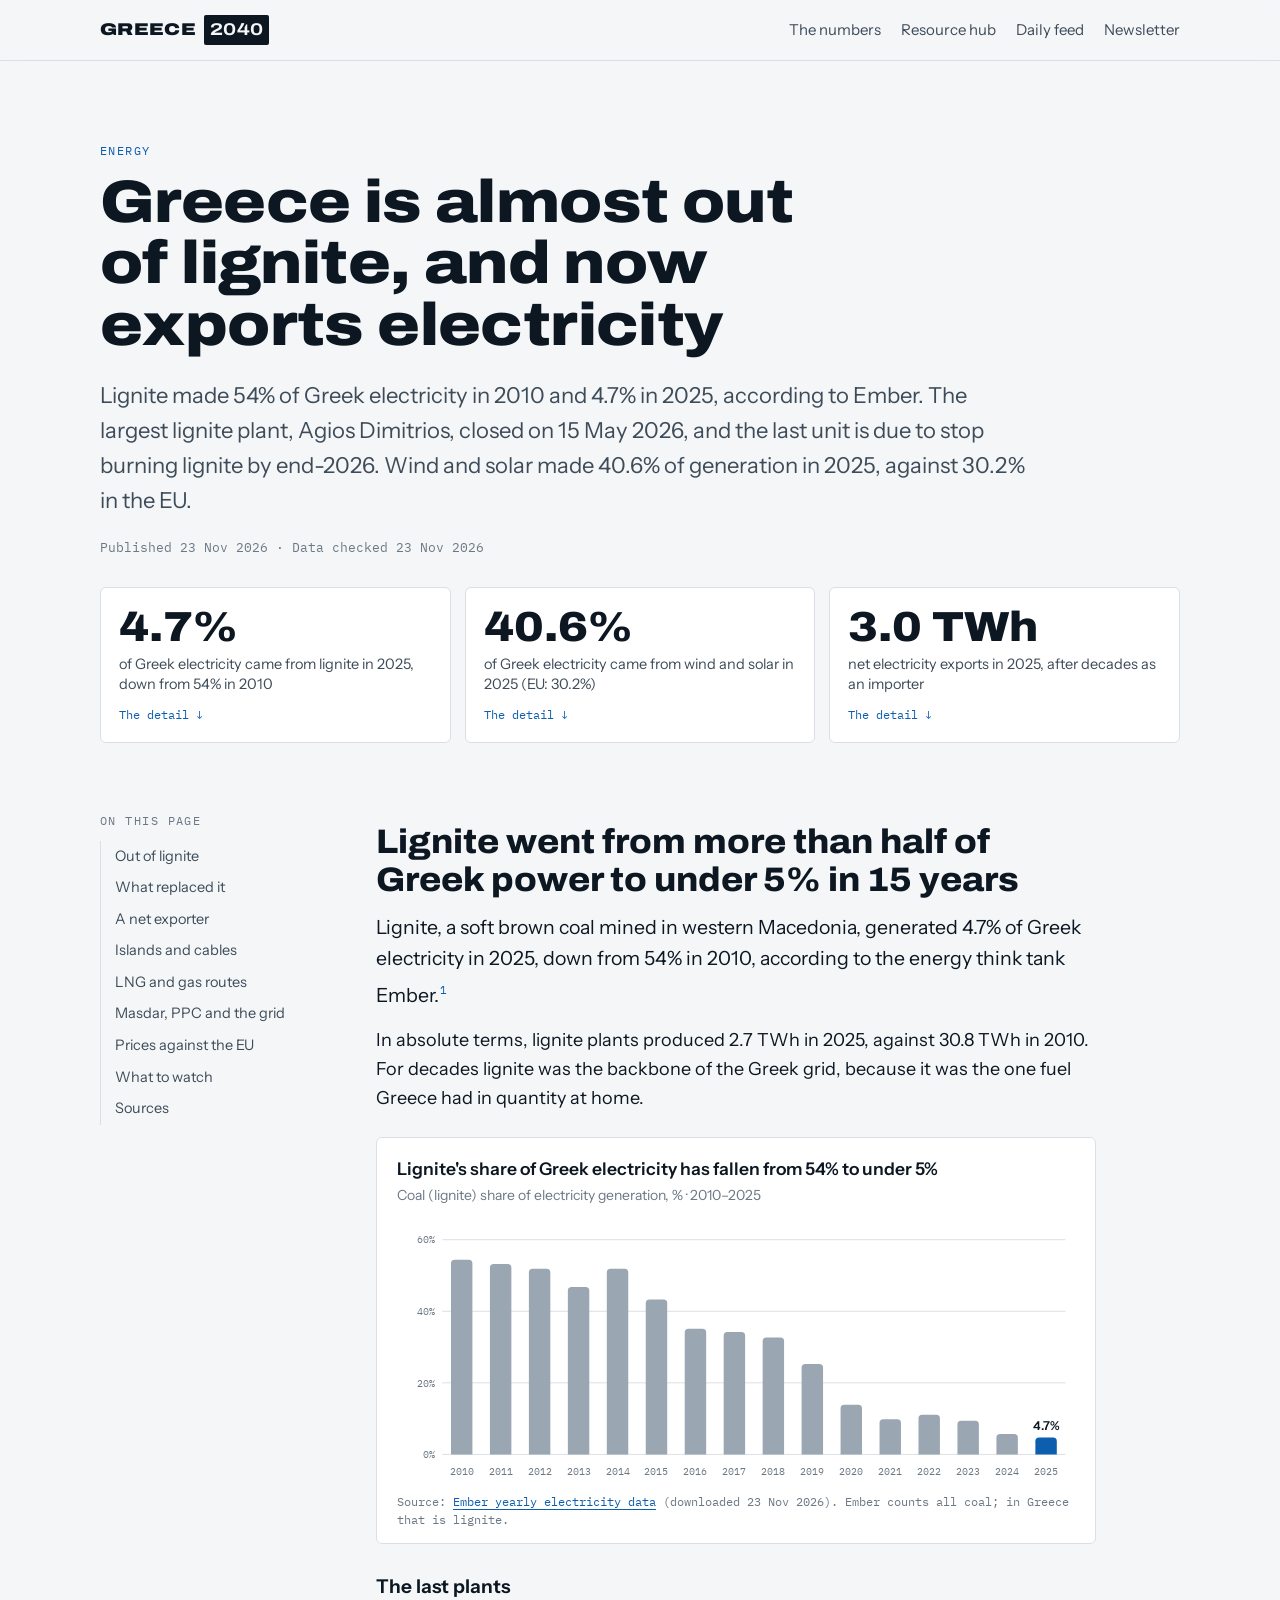
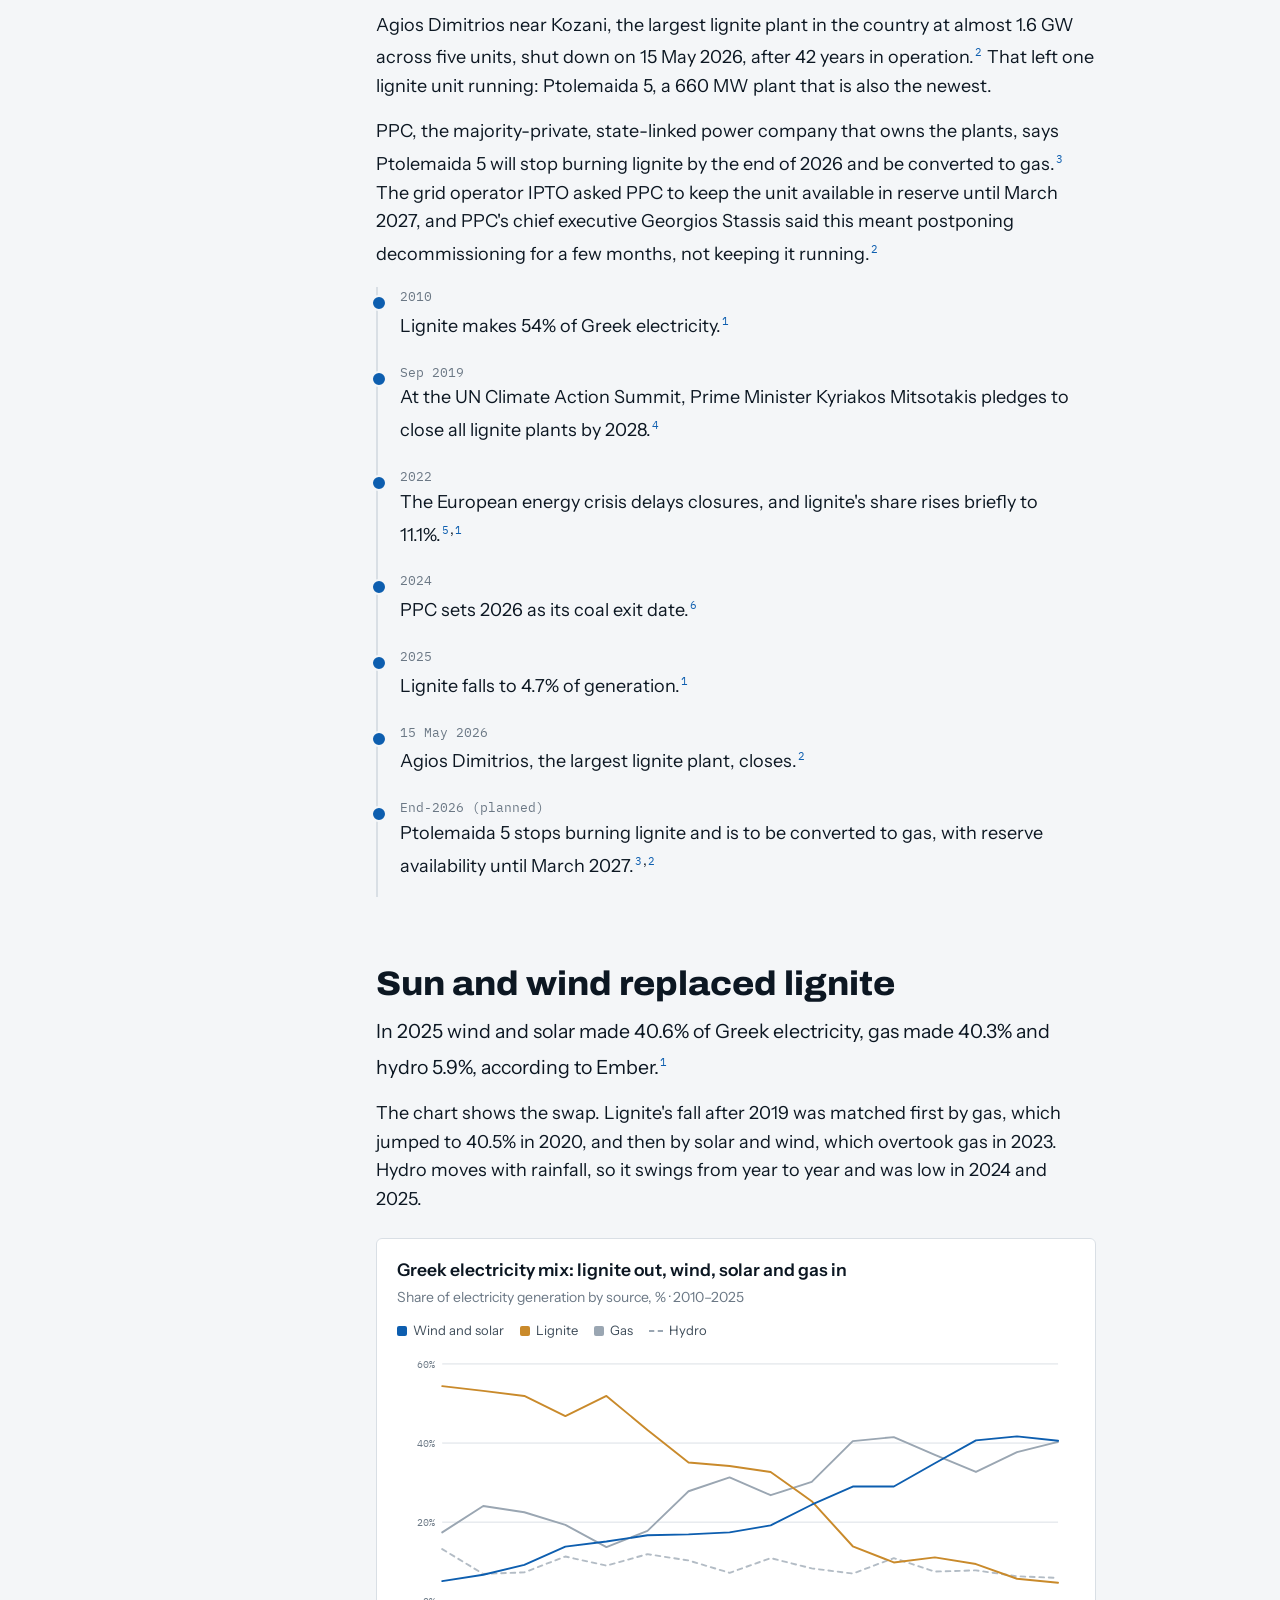
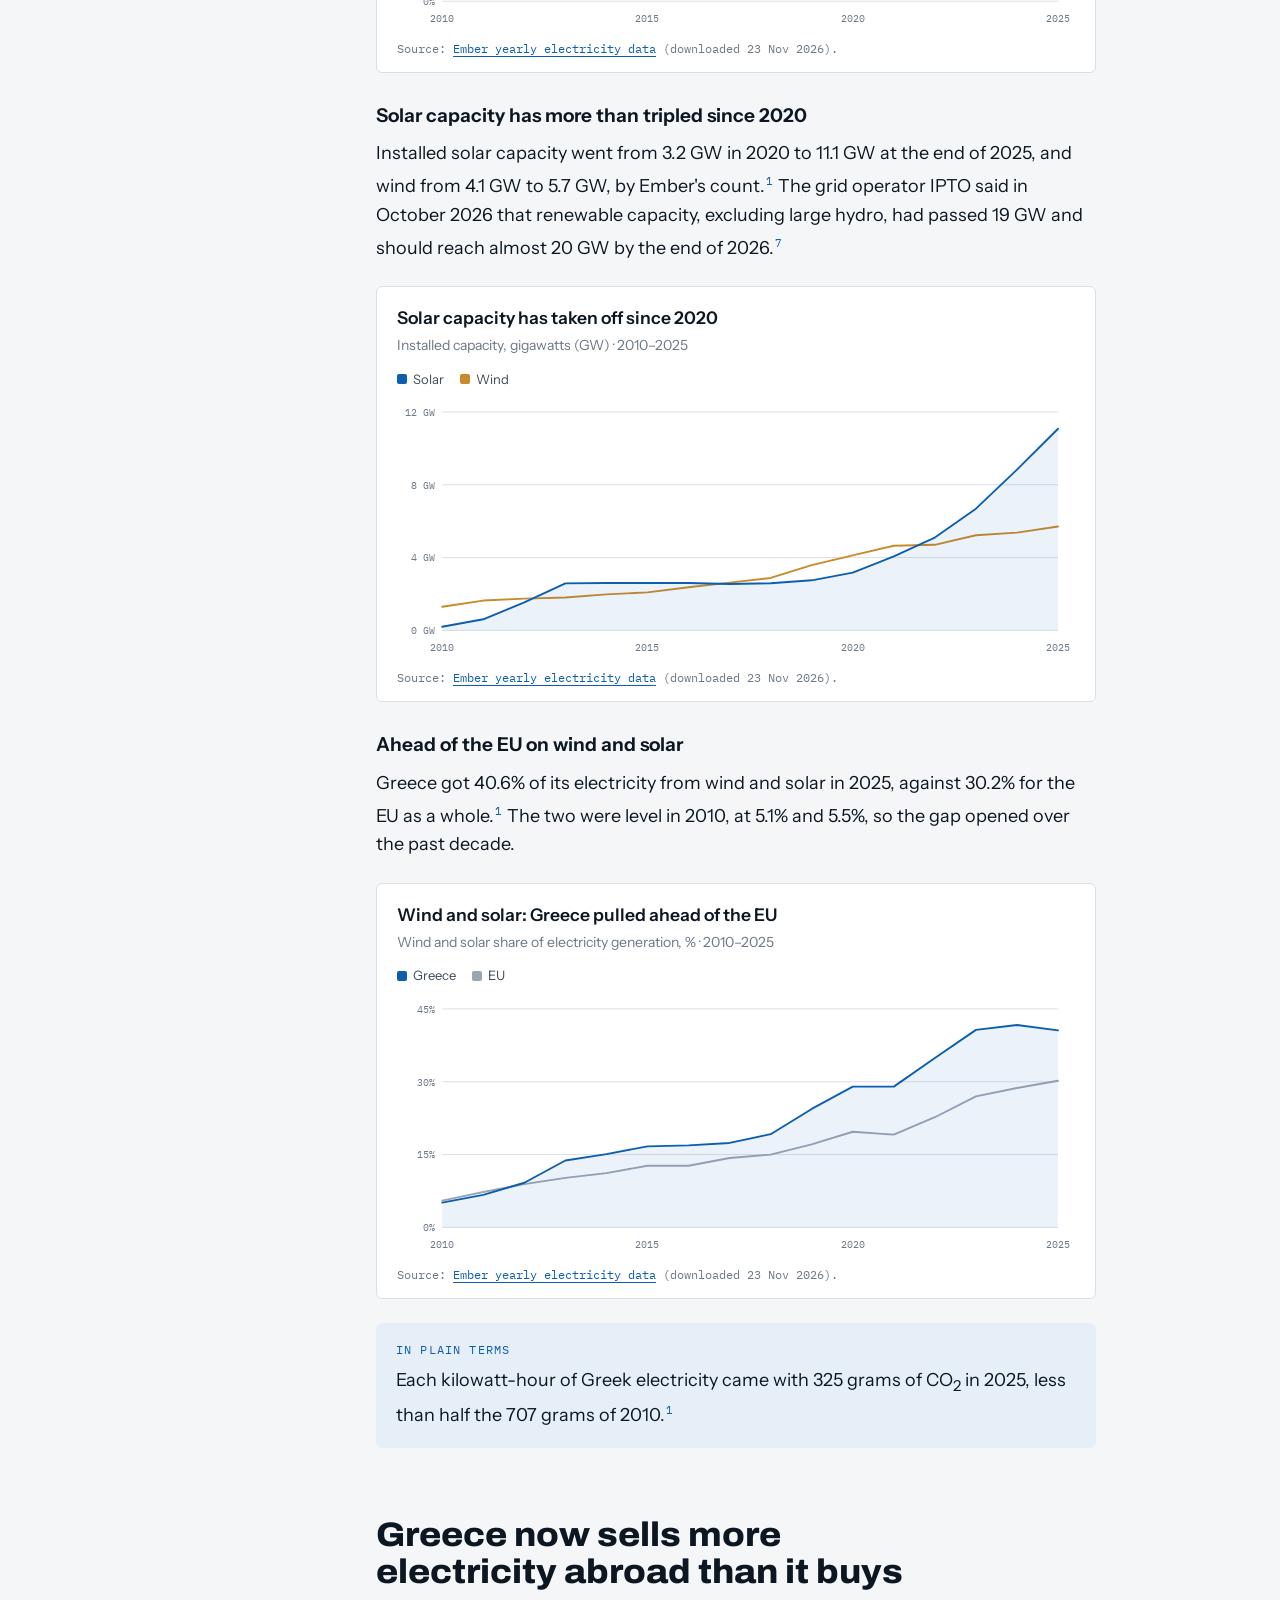
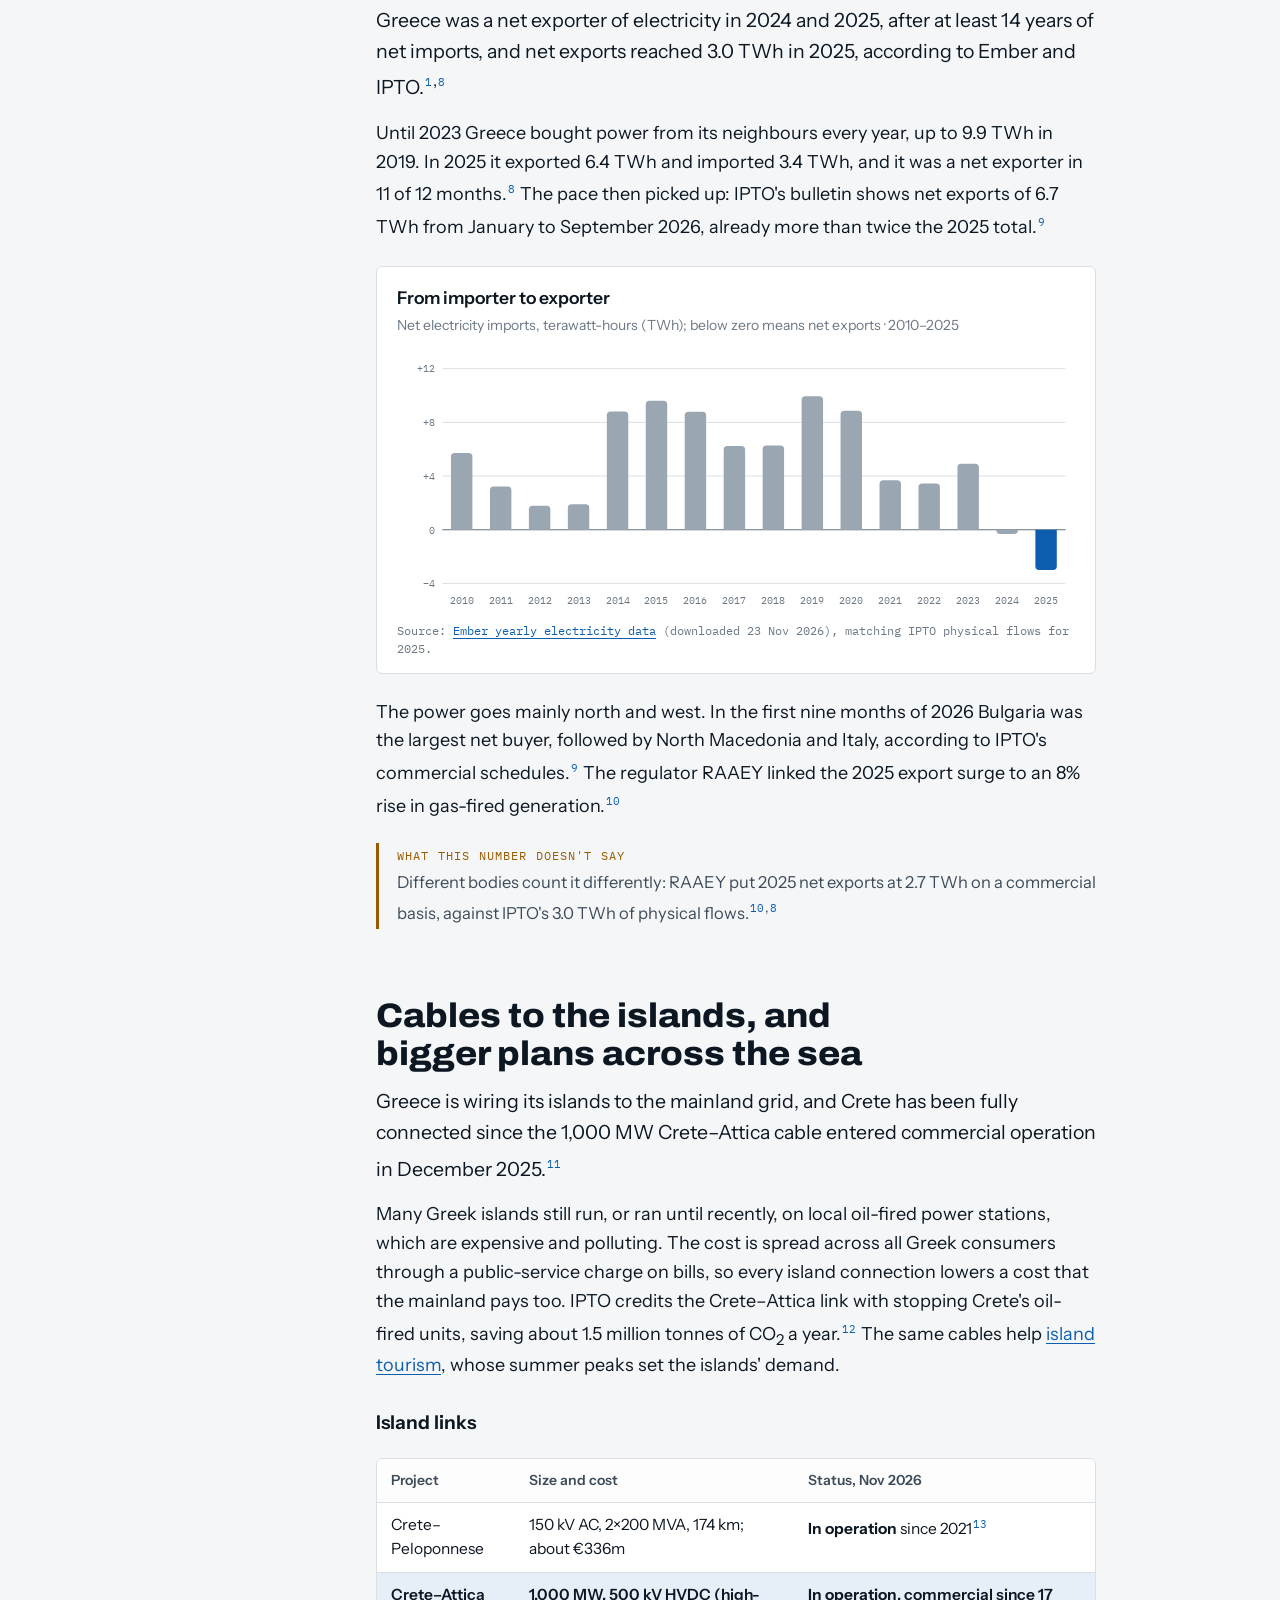
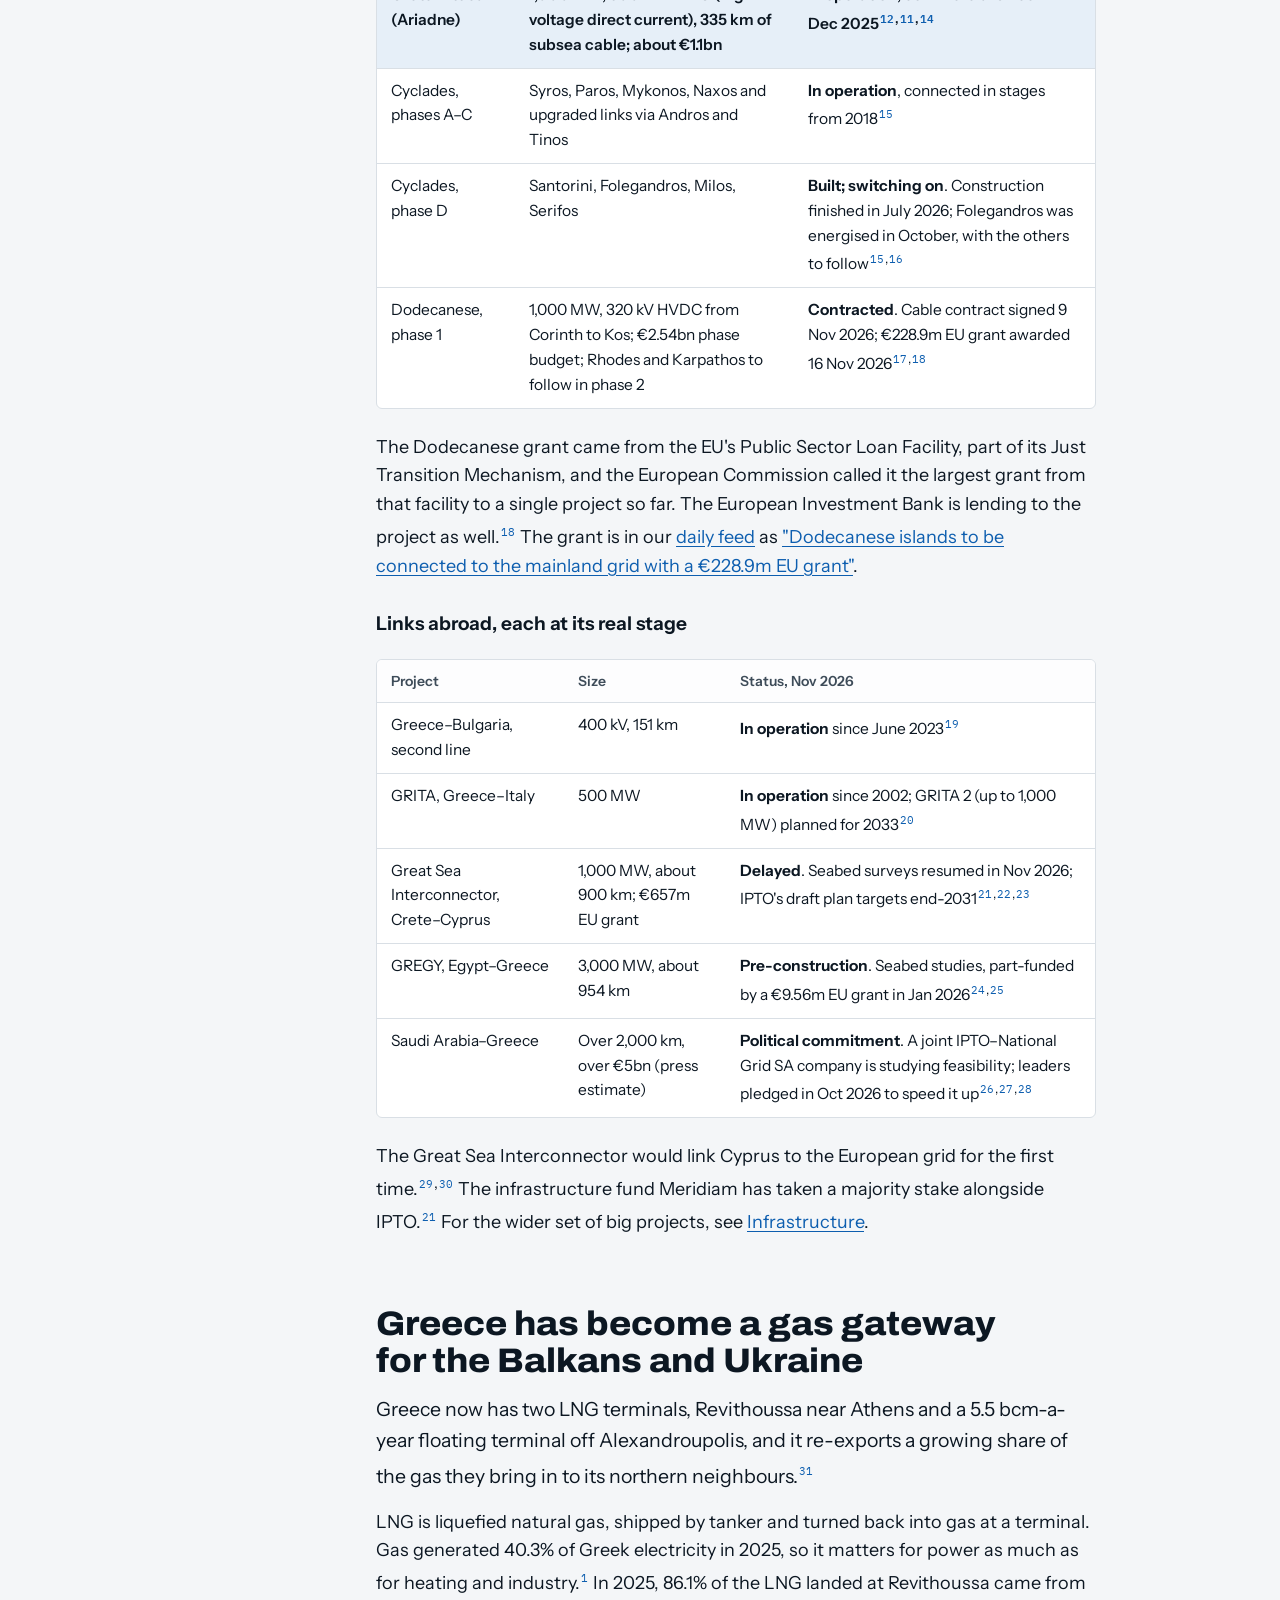
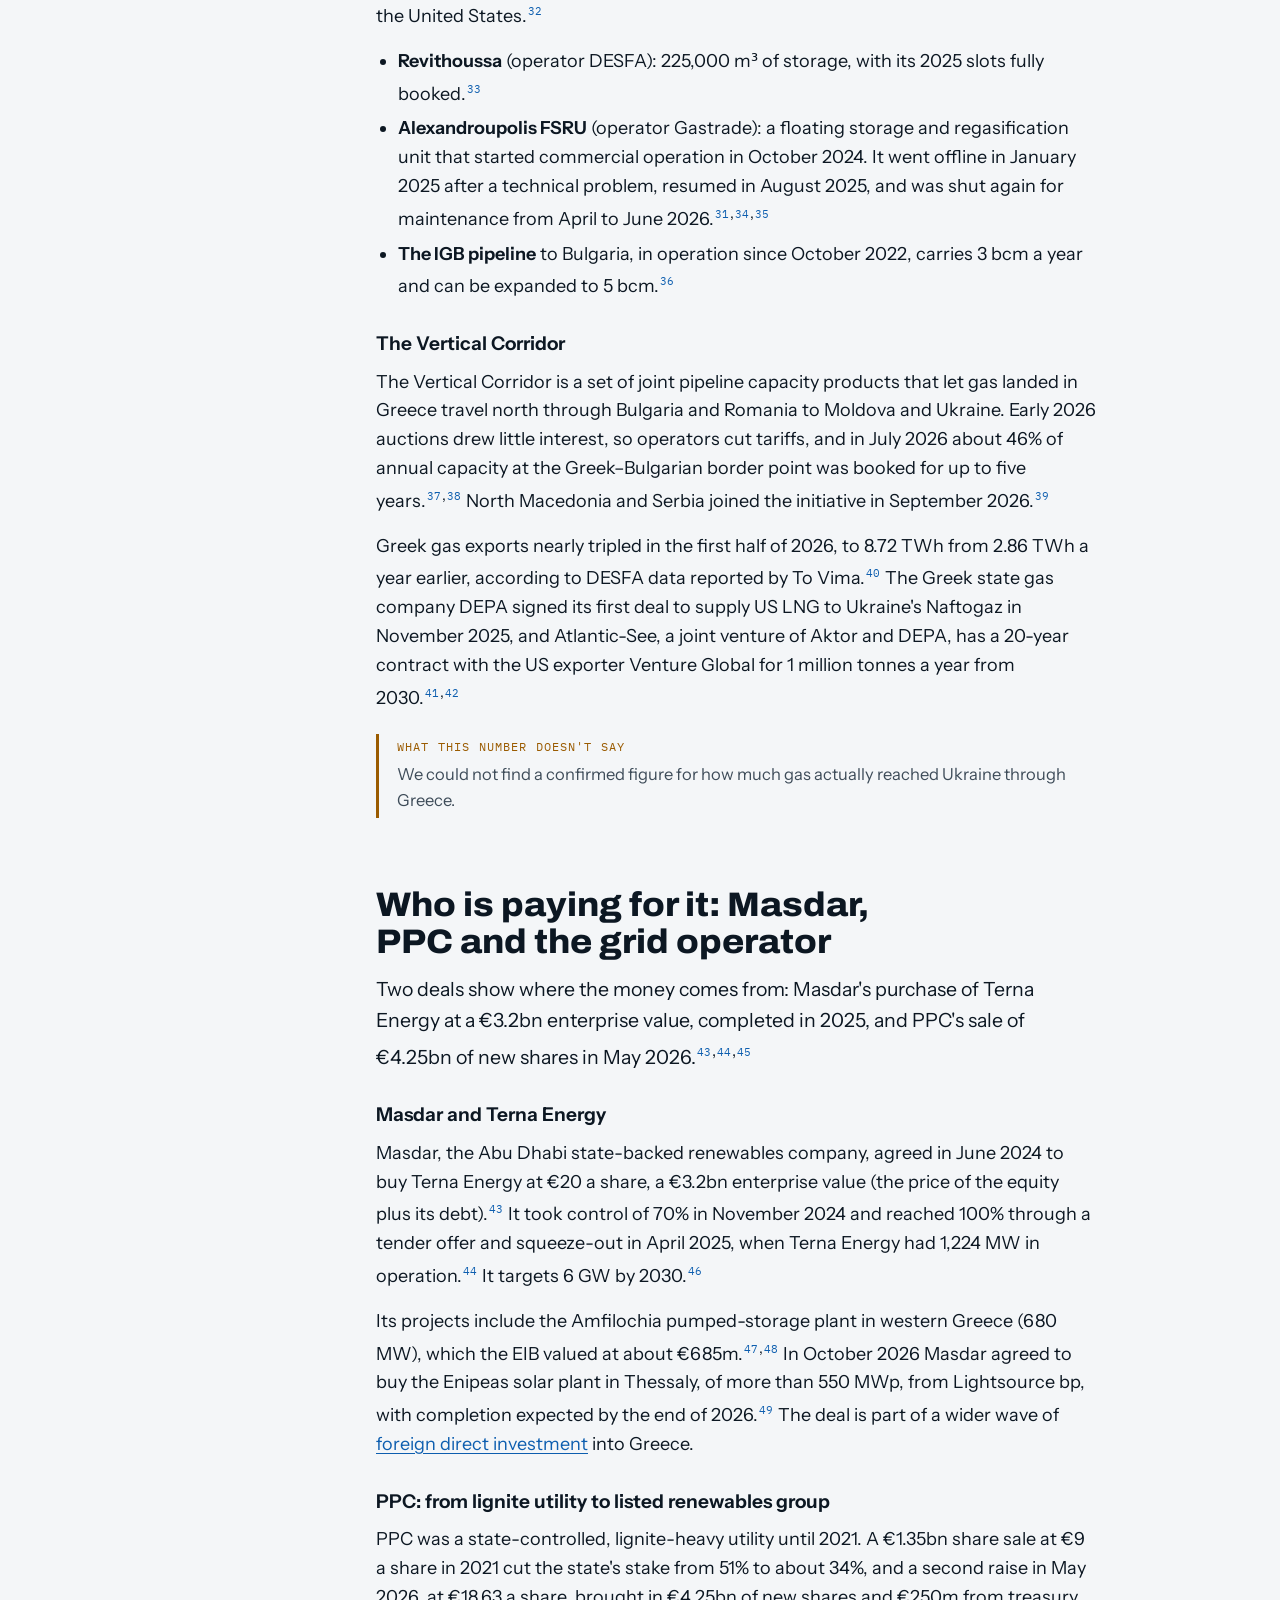
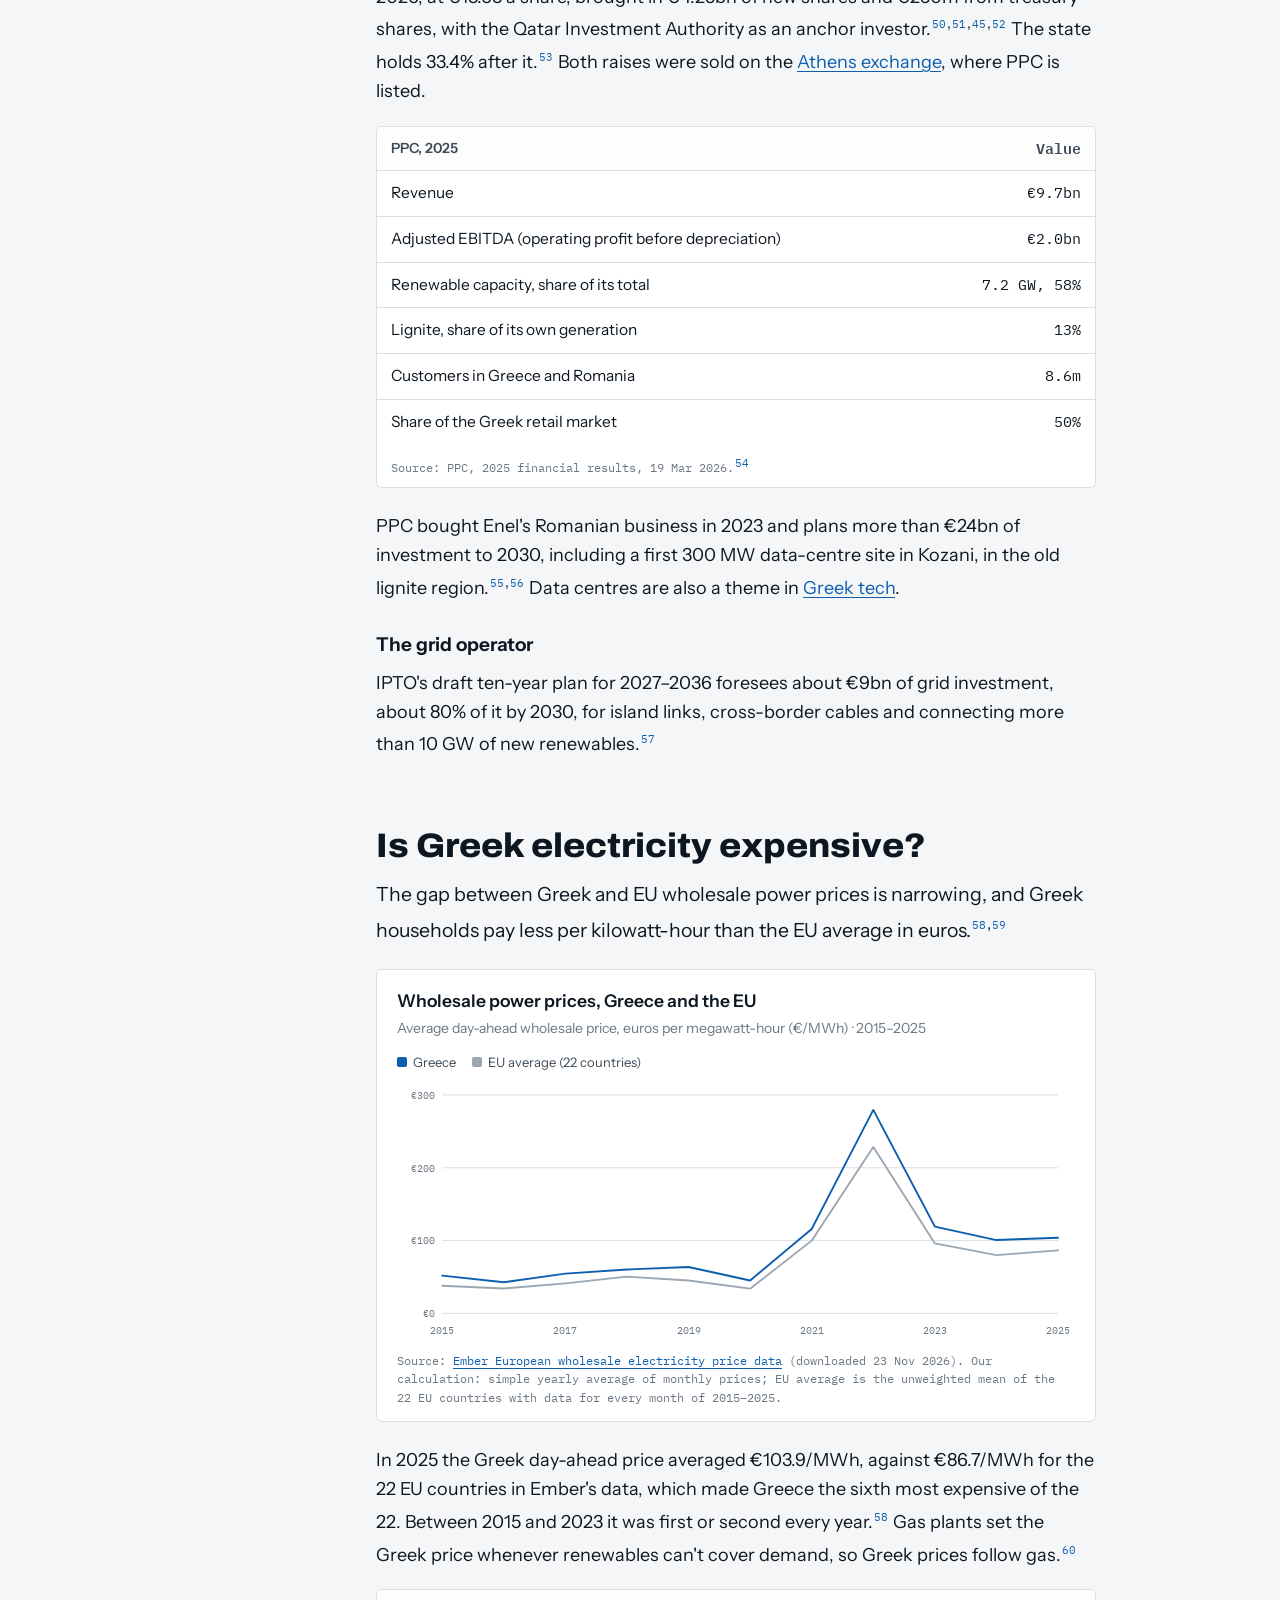
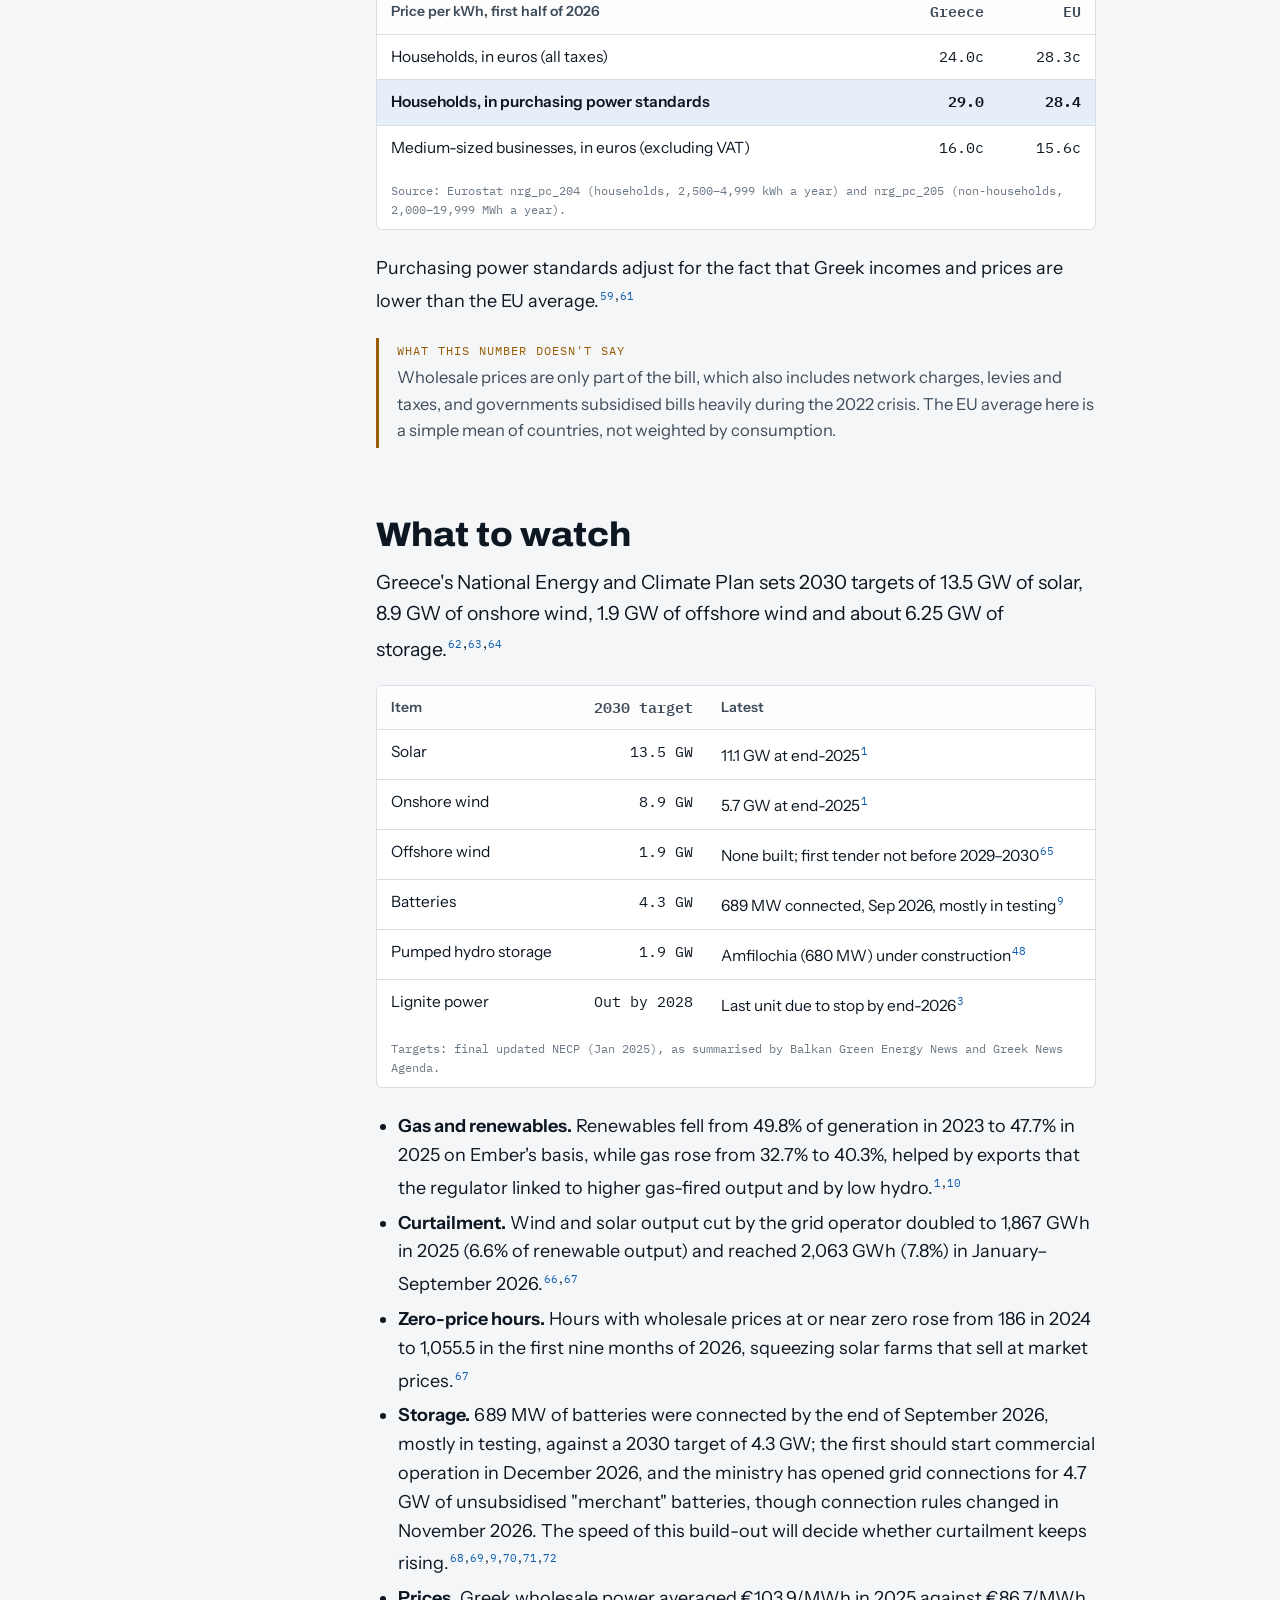
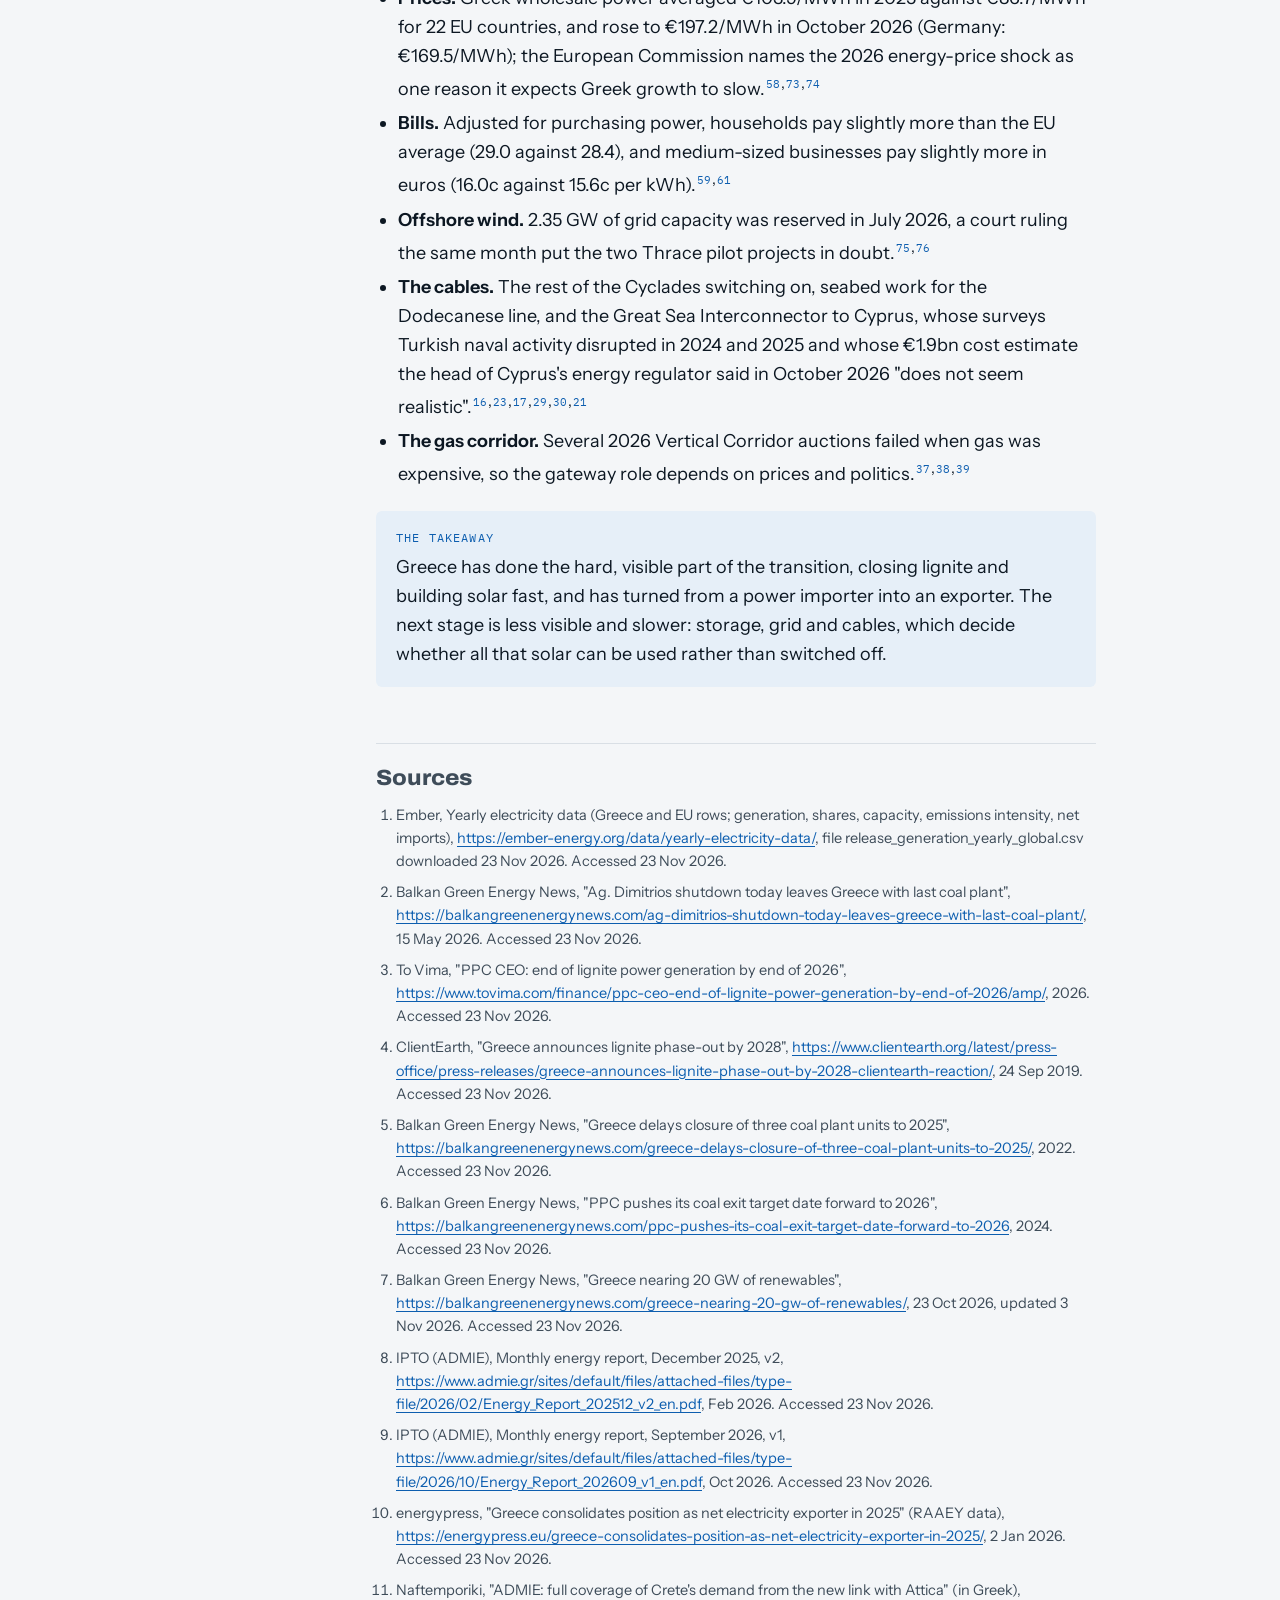
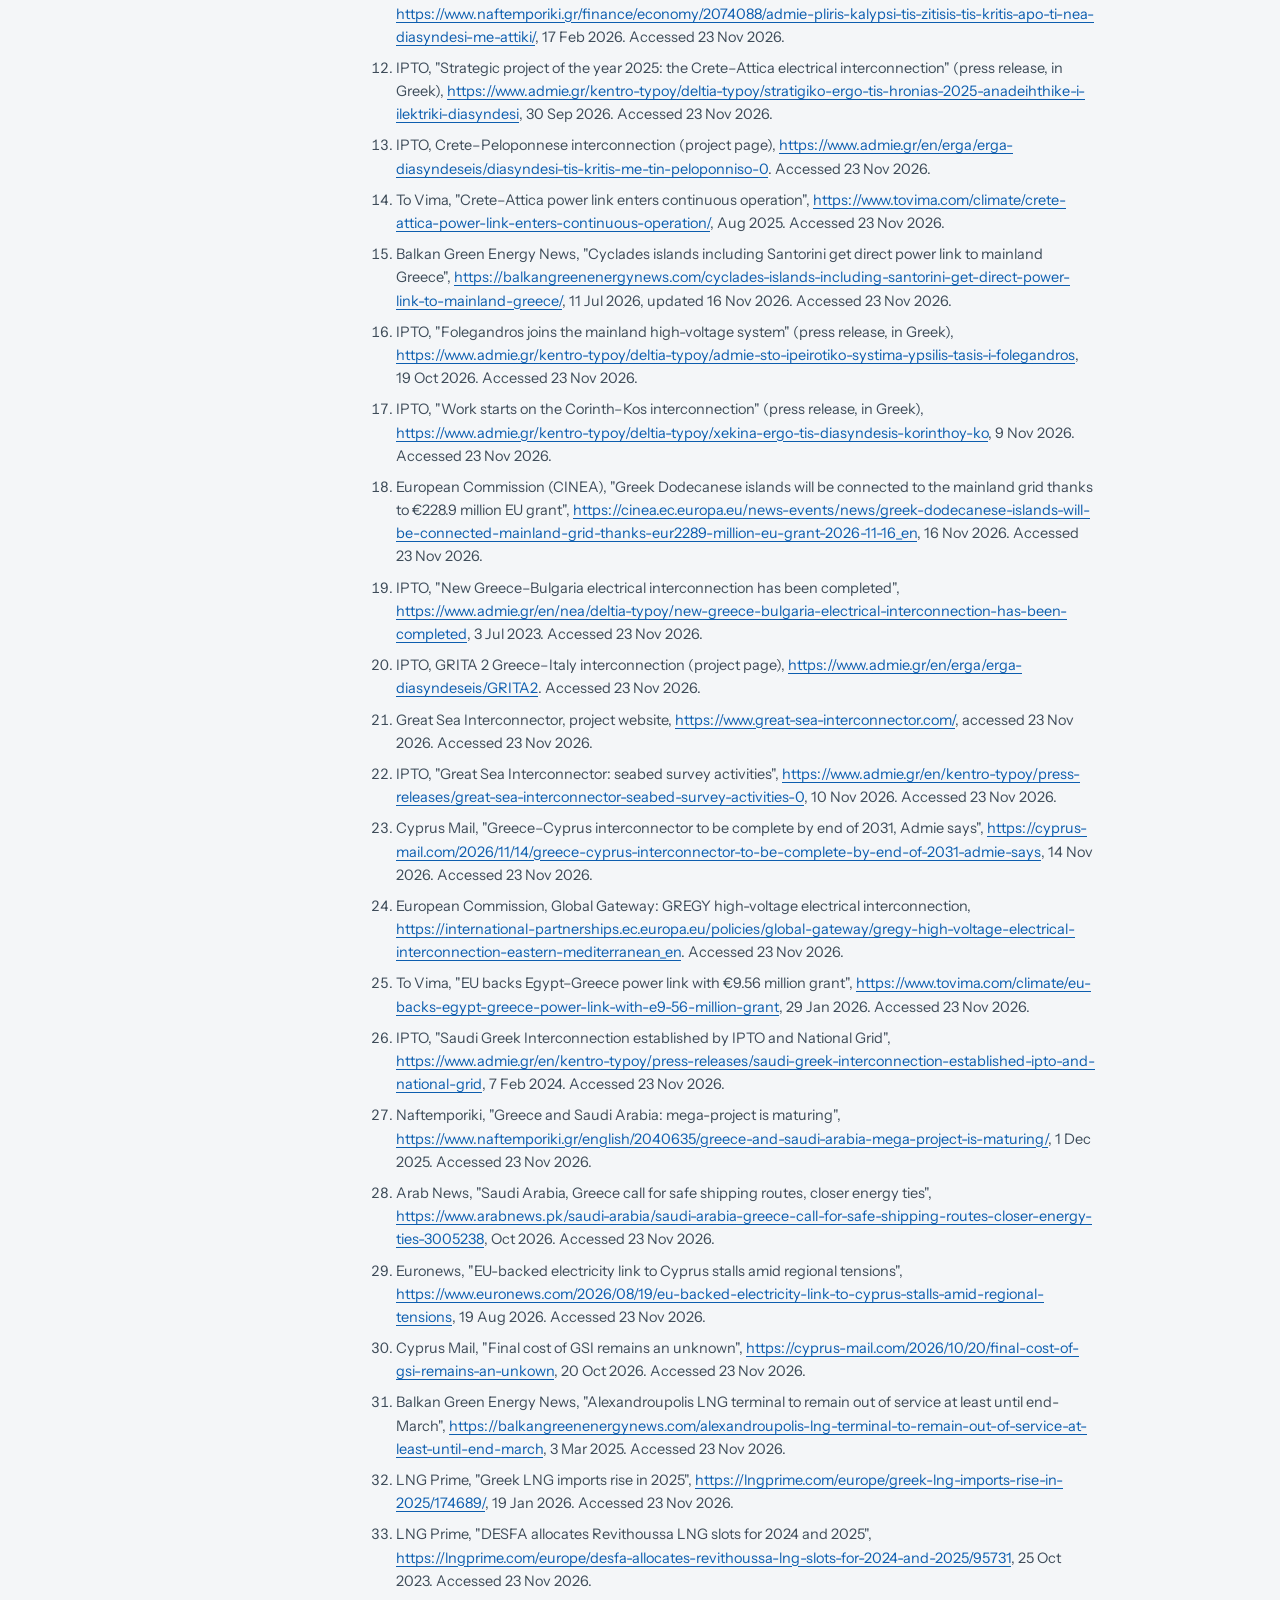
<file: pillars/energy.html>
<!doctype html>
<html lang="en">
<head>
<meta charset="utf-8">
<meta name="viewport" content="width=device-width, initial-scale=1, viewport-fit=cover">
<title>Energy transition and the grid · Greece 2040</title>
<meta name="description" content="Lignite fell from 54% of Greek electricity in 2010 to 4.7% in 2025 (Ember), wind and solar now make 40.6%, and Greece has become a net power exporter.">
<meta property="og:title" content="Energy transition and the grid · Greece 2040">
<meta property="og:description" content="Greece has almost left lignite behind: 4.7% of electricity in 2025, down from 54% in 2010 (Ember).">
<meta property="og:type" content="article">
<meta name="theme-color" content="#0C1722">
<link rel="icon" href="data:image/svg+xml,%3Csvg xmlns='http://www.w3.org/2000/svg' viewBox='0 0 64 64'%3E%3Crect width='64' height='64' rx='10' fill='%230D5EAF'/%3E%3Ctext x='32' y='44' font-family='Arial' font-weight='900' font-size='30' text-anchor='middle' fill='%23fff'%3EGR%3C/text%3E%3C/svg%3E">
<link rel="preconnect" href="https://fonts.googleapis.com">
<link rel="preconnect" href="https://fonts.gstatic.com" crossorigin>
<link rel="stylesheet" href="https://fonts.googleapis.com/css2?family=Archivo:wdth,wght@62..125,500..900&family=Instrument+Sans:wght@400;500;600;700&family=IBM+Plex+Mono:wght@400;500&display=swap">
<link rel="stylesheet" href="style.css">
<style>
  .legend i.dash { height: 0; width: 14px; border-top: 2px dashed var(--series-2); border-radius: 0; }
  .status { font-weight: 650; color: var(--ink); }
</style>
<!-- Hub metadata: read by the resource hub. Keep it valid JSON. -->
<script type="application/json" id="g40-meta">
{
  "slug": "energy",
  "title": "Greece is almost out of lignite, and now exports electricity",
  "category": "Energy",
  "summary": "Lignite made 54% of Greek electricity in 2010 and 4.7% in 2025 (Ember). The largest lignite plant, Agios Dimitrios, closed on 15 May 2026, and the last unit is due to stop burning lignite by end-2026. Wind and solar made 40.6% of generation in 2025, against 30.2% in the EU.",
  "tags": ["energy", "lignite", "renewables", "solar", "electricity grid", "interconnectors", "lng", "electricity prices"],
  "updated": "2026-11-23",
  "sections": [
    { "id": "lignite", "title": "Lignite went from more than half of Greek power to under 5% in 15 years", "number": "4.7%" },
    { "id": "mix", "title": "Sun and wind replaced lignite", "number": "40.6%" },
    
    { "id": "exports", "title": "Greece now sells more electricity abroad than it buys", "number": "3.0 TWh" },
    { "id": "interconnections", "title": "Cables to the islands, and bigger plans across the sea", "number": "1,000 MW" },
    { "id": "gas", "title": "Greece has become a gas gateway for the Balkans and Ukraine", "number": "5.5 bcm" },
    { "id": "investors", "title": "Who is paying for it: Masdar, PPC and the grid operator", "number": "€3.2bn" },
    { "id": "prices", "title": "Is Greek electricity expensive?", "number": "€103.9/MWh" },
    { "id": "watch", "title": "What to watch", "number": "13.5 GW" }
  ]
}
</script>
<!--BUILD:seo--><link rel="canonical" href="https://greece2040.com/pillars/energy.html">
<meta property="og:url" content="https://greece2040.com/pillars/energy.html">
<meta property="og:site_name" content="Greece 2040">
<script type="application/ld+json">{"@context": "https://schema.org", "@type": "Article", "headline": "Greece is almost out of lignite, and now exports electricity", "description": "Lignite made 54% of Greek electricity in 2010 and 4.7% in 2025 (Ember). The largest lignite plant, Agios Dimitrios, closed on 15 May 2026, and the last unit is due to stop burning lignite by end-2026. Wind and solar made 40.6% of generation in 2025, against 30.2% in the EU.", "datePublished": "2026-11-23", "dateModified": "2026-11-23", "inLanguage": "en", "about": "Energy", "keywords": "energy, lignite, renewables, solar, electricity grid, interconnectors, lng, electricity prices", "mainEntityOfPage": "https://greece2040.com/pillars/energy.html", "author": {"@type": "Organization", "name": "Greece 2040", "url": "https://greece2040.com/", "description": "An independent, non-profit platform about Greece's future."}, "publisher": {"@type": "Organization", "name": "Greece 2040", "url": "https://greece2040.com/", "description": "An independent, non-profit platform about Greece's future."}, "isPartOf": {"@type": "WebSite", "name": "Greece 2040", "url": "https://greece2040.com/"}}</script>
<!--/BUILD:seo-->
</head>
<body>
<header class="bar">
  <div class="wrap">
    <a class="mark" href="../index.html" aria-label="Greece 2040 home">GREECE <b>2040</b></a>
    <button class="menu-btn" type="button" aria-expanded="false" aria-controls="site-nav" onclick="var o=this.closest('.bar').classList.toggle('menu-open');this.setAttribute('aria-expanded',o)"><i></i>Menu</button>
    <nav id="site-nav" aria-label="Site">
      <a href="../index.html#picture">The numbers</a>
      <a href="../hub.html">Resource hub</a>
      <a href="../index.html#feed">Daily feed</a>
      <a href="../index.html#signup">Newsletter</a>
    </nav>
  </div>
</header>

<main>
  <div class="wrap p-head">
    <div class="tag">Energy</div>
    <h1>Greece is almost out of lignite, and now exports electricity</h1>
    <p class="answer">Lignite made 54% of Greek electricity in 2010 and 4.7% in 2025, according to Ember. The largest lignite plant, Agios Dimitrios, closed on 15 May 2026, and the last unit is due to stop burning lignite by end-2026. Wind and solar made 40.6% of generation in 2025, against 30.2% in the EU.</p>
    <div class="dates">Published 23 Nov 2026 · Data checked 23 Nov 2026</div>

    <div class="stat-strip">
      <a href="#lignite"><span class="n">4.7%</span><span class="l">of Greek electricity came from lignite in 2025, down from 54% in 2010</span><span class="go">The detail ↓</span></a>
      <a href="#mix"><span class="n">40.6%</span><span class="l">of Greek electricity came from wind and solar in 2025 (EU: 30.2%)</span><span class="go">The detail ↓</span></a>
      <a href="#exports"><span class="n">3.0 TWh</span><span class="l">net electricity exports in 2025, after decades as an importer</span><span class="go">The detail ↓</span></a>
    </div>
  </div>

  <div class="wrap p-body">
    <nav class="toc" aria-label="On this page">
      <div class="eyebrow">On this page</div>
      <ol>
        <li><a href="#lignite">Out of lignite</a></li>
        <li><a href="#mix">What replaced it</a></li>
        <li><a href="#exports">A net exporter</a></li>
        <li><a href="#interconnections">Islands and cables</a></li>
        <li><a href="#gas">LNG and gas routes</a></li>
        <li><a href="#investors">Masdar, PPC and the grid</a></li>
        <li><a href="#prices">Prices against the EU</a></li>
        <li><a href="#watch">What to watch</a></li>
        <li><a href="#sources">Sources</a></li>
      </ol>
    </nav>

    <article>
      <section id="lignite">
        <h2>Lignite went from more than half of Greek power to under 5% in 15 years</h2>
        <p class="lead">Lignite, a soft brown coal mined in western Macedonia, generated 4.7% of Greek electricity in 2025, down from 54% in 2010, according to the energy think tank Ember.<sup class="ref"><a href="#s1">1</a></sup></p>
        <p>In absolute terms, lignite plants produced 2.7 TWh in 2025, against 30.8 TWh in 2010. For decades lignite was the backbone of the Greek grid, because it was the one fuel Greece had in quantity at home.</p>

        <figure class="chart" id="chart-lignite">
          <h3>Lignite's share of Greek electricity has fallen from 54% to under 5%</h3>
          <p class="sub">Coal (lignite) share of electricity generation, % · 2010–2025</p>
          <svg viewBox="0 0 720 280" role="img" aria-label="Bar chart of lignite's share of Greek electricity generation: 54.4% in 2010, 43.3% in 2015, 13.9% in 2020, 11.1% in 2022, 5.7% in 2024 and 4.7% in 2025."></svg>
          <figcaption class="foot">Source: <a href="https://ember-energy.org/data/yearly-electricity-data/">Ember yearly electricity data</a> (downloaded 23 Nov 2026). Ember counts all coal; in Greece that is lignite.</figcaption>
        </figure>

        <h3>The last plants</h3>
        <p>Agios Dimitrios near Kozani, the largest lignite plant in the country at almost 1.6 GW across five units, shut down on 15 May 2026, after 42 years in operation.<sup class="ref"><a href="#s2">2</a></sup> That left one lignite unit running: Ptolemaida 5, a 660 MW plant that is also the newest.</p>
        <p>PPC, the majority-private, state-linked power company that owns the plants, says Ptolemaida 5 will stop burning lignite by the end of 2026 and be converted to gas.<sup class="ref"><a href="#s3">3</a></sup> The grid operator IPTO asked PPC to keep the unit available in reserve until March 2027, and PPC's chief executive Georgios Stassis said this meant postponing decommissioning for a few months, not keeping it running.<sup class="ref"><a href="#s2">2</a></sup></p>

        <ul class="timeline">
          <li><span class="when">2010</span>Lignite makes 54% of Greek electricity.<sup class="ref"><a href="#s1">1</a></sup></li>
          <li><span class="when">Sep 2019</span>At the UN Climate Action Summit, Prime Minister Kyriakos Mitsotakis pledges to close all lignite plants by 2028.<sup class="ref"><a href="#s4">4</a></sup></li>
          <li><span class="when">2022</span>The European energy crisis delays closures, and lignite's share rises briefly to 11.1%.<sup class="ref"><a href="#s5">5</a>,</sup><sup class="ref"><a href="#s1">1</a></sup></li>
          <li><span class="when">2024</span>PPC sets 2026 as its coal exit date.<sup class="ref"><a href="#s6">6</a></sup></li>
          <li><span class="when">2025</span>Lignite falls to 4.7% of generation.<sup class="ref"><a href="#s1">1</a></sup></li>
          <li><span class="when">15 May 2026</span>Agios Dimitrios, the largest lignite plant, closes.<sup class="ref"><a href="#s2">2</a></sup></li>
          <li><span class="when">End-2026 (planned)</span>Ptolemaida 5 stops burning lignite and is to be converted to gas, with reserve availability until March 2027.<sup class="ref"><a href="#s3">3</a>,</sup><sup class="ref"><a href="#s2">2</a></sup></li>
        </ul>

      </section>

      <section id="mix">
        <h2>Sun and wind replaced lignite</h2>
        <p class="lead">In 2025 wind and solar made 40.6% of Greek electricity, gas made 40.3% and hydro 5.9%, according to Ember.<sup class="ref"><a href="#s1">1</a></sup></p>
        <p>The chart shows the swap. Lignite's fall after 2019 was matched first by gas, which jumped to 40.5% in 2020, and then by solar and wind, which overtook gas in 2023. Hydro moves with rainfall, so it swings from year to year and was low in 2024 and 2025.</p>

        <figure class="chart" id="chart-mix">
          <h3>Greek electricity mix: lignite out, wind, solar and gas in</h3>
          <p class="sub">Share of electricity generation by source, % · 2010–2025</p>
          <div class="legend"><span><i style="background:var(--accent)"></i>Wind and solar</span><span><i style="background:var(--series-3)"></i>Lignite</span><span><i style="background:var(--series-2)"></i>Gas</span><span><i class="dash"></i>Hydro</span></div>
          <svg viewBox="0 0 720 300" role="img" aria-label="Line chart of Greek generation shares. Lignite fell from 54.4% in 2010 to 4.7% in 2025. Wind and solar rose from 5.1% to 40.6%. Gas went from 17.4% to 40.3%. Hydro went from 13.2% to 5.9%."></svg>
          <figcaption class="foot">Source: <a href="https://ember-energy.org/data/yearly-electricity-data/">Ember yearly electricity data</a> (downloaded 23 Nov 2026).</figcaption>
        </figure>

        <h3>Solar capacity has more than tripled since 2020</h3>
        <p>Installed solar capacity went from 3.2 GW in 2020 to 11.1 GW at the end of 2025, and wind from 4.1 GW to 5.7 GW, by Ember's count.<sup class="ref"><a href="#s1">1</a></sup> The grid operator IPTO said in October 2026 that renewable capacity, excluding large hydro, had passed 19 GW and should reach almost 20 GW by the end of 2026.<sup class="ref"><a href="#s7">7</a></sup></p>

        <figure class="chart" id="chart-capacity">
          <h3>Solar capacity has taken off since 2020</h3>
          <p class="sub">Installed capacity, gigawatts (GW) · 2010–2025</p>
          <div class="legend"><span><i style="background:var(--accent)"></i>Solar</span><span><i style="background:var(--series-3)"></i>Wind</span></div>
          <svg viewBox="0 0 720 280" role="img" aria-label="Line chart of installed capacity in Greece. Solar rose from 0.2 GW in 2010 to 2.6 GW in 2015, 3.2 GW in 2020 and 11.1 GW in 2025. Wind rose from 1.3 GW in 2010 to 4.1 GW in 2020 and 5.7 GW in 2025."></svg>
          <figcaption class="foot">Source: <a href="https://ember-energy.org/data/yearly-electricity-data/">Ember yearly electricity data</a> (downloaded 23 Nov 2026).</figcaption>
        </figure>

        <h3>Ahead of the EU on wind and solar</h3>
        <p>Greece got 40.6% of its electricity from wind and solar in 2025, against 30.2% for the EU as a whole.<sup class="ref"><a href="#s1">1</a></sup> The two were level in 2010, at 5.1% and 5.5%, so the gap opened over the past decade.</p>

        <figure class="chart" id="chart-ws-eu">
          <h3>Wind and solar: Greece pulled ahead of the EU</h3>
          <p class="sub">Wind and solar share of electricity generation, % · 2010–2025</p>
          <div class="legend"><span><i style="background:var(--accent)"></i>Greece</span><span><i style="background:var(--series-2)"></i>EU</span></div>
          <svg viewBox="0 0 720 280" role="img" aria-label="Line chart: Greece's wind and solar share rose from 5.1% in 2010 to 40.6% in 2025; the EU's rose from 5.5% to 30.2%."></svg>
          <figcaption class="foot">Source: <a href="https://ember-energy.org/data/yearly-electricity-data/">Ember yearly electricity data</a> (downloaded 23 Nov 2026).</figcaption>
        </figure>

        <div class="callout"><span class="k">In plain terms</span><p>Each kilowatt-hour of Greek electricity came with 325 grams of CO<sub>2</sub> in 2025, less than half the 707 grams of 2010.<sup class="ref"><a href="#s1">1</a></sup></p></div>
      </section>

      <section id="exports">
        <h2>Greece now sells more electricity abroad than it buys</h2>
        <p class="lead">Greece was a net exporter of electricity in 2024 and 2025, after at least 14 years of net imports, and net exports reached 3.0 TWh in 2025, according to Ember and IPTO.<sup class="ref"><a href="#s1">1</a>,</sup><sup class="ref"><a href="#s8">8</a></sup></p>
        <p>Until 2023 Greece bought power from its neighbours every year, up to 9.9 TWh in 2019. In 2025 it exported 6.4 TWh and imported 3.4 TWh, and it was a net exporter in 11 of 12 months.<sup class="ref"><a href="#s8">8</a></sup> The pace then picked up: IPTO's bulletin shows net exports of 6.7 TWh from January to September 2026, already more than twice the 2025 total.<sup class="ref"><a href="#s9">9</a></sup></p>

        <figure class="chart" id="chart-trade">
          <h3>From importer to exporter</h3>
          <p class="sub">Net electricity imports, terawatt-hours (TWh); below zero means net exports · 2010–2025</p>
          <svg viewBox="0 0 720 280" role="img" aria-label="Bar chart of Greek net electricity imports: 5.7 TWh in 2010, 9.6 TWh in 2015, 9.9 TWh in 2019, 4.9 TWh in 2023, then net exports of 0.3 TWh in 2024 and 3.0 TWh in 2025."></svg>
          <figcaption class="foot">Source: <a href="https://ember-energy.org/data/yearly-electricity-data/">Ember yearly electricity data</a> (downloaded 23 Nov 2026), matching IPTO physical flows for 2025.</figcaption>
        </figure>

        <p>The power goes mainly north and west. In the first nine months of 2026 Bulgaria was the largest net buyer, followed by North Macedonia and Italy, according to IPTO's commercial schedules.<sup class="ref"><a href="#s9">9</a></sup> The regulator RAAEY linked the 2025 export surge to an 8% rise in gas-fired generation.<sup class="ref"><a href="#s10">10</a></sup></p>

        <div class="caveat"><span class="k">What this number doesn't say</span><p>Different bodies count it differently: RAAEY put 2025 net exports at 2.7 TWh on a commercial basis, against IPTO's 3.0 TWh of physical flows.<sup class="ref"><a href="#s10">10</a>,</sup><sup class="ref"><a href="#s8">8</a></sup></p></div>
      </section>

      <section id="interconnections">
        <h2>Cables to the islands, and bigger plans across the sea</h2>
        <p class="lead">Greece is wiring its islands to the mainland grid, and Crete has been fully connected since the 1,000 MW Crete–Attica cable entered commercial operation in December 2025.<sup class="ref"><a href="#s11">11</a></sup></p>
        <p>Many Greek islands still run, or ran until recently, on local oil-fired power stations, which are expensive and polluting. The cost is spread across all Greek consumers through a public-service charge on bills, so every island connection lowers a cost that the mainland pays too. IPTO credits the Crete–Attica link with stopping Crete's oil-fired units, saving about 1.5 million tonnes of CO<sub>2</sub> a year.<sup class="ref"><a href="#s12">12</a></sup> The same cables help <a href="tourism.html#visitors">island tourism</a>, whose summer peaks set the islands' demand.</p>

        <h3>Island links</h3>
        <div class="table-wrap">
          <table>
            <thead><tr><th>Project</th><th>Size and cost</th><th>Status, Nov 2026</th></tr></thead>
            <tbody>
              <tr><td>Crete–Peloponnese</td><td>150 kV AC, 2×200 MVA, 174 km; about €336m</td><td><span class="status">In operation</span> since 2021<sup class="ref"><a href="#s13">13</a></sup></td></tr>
              <tr class="hl"><td>Crete–Attica (Ariadne)</td><td>1,000 MW, 500 kV HVDC (high-voltage direct current), 335 km of subsea cable; about €1.1bn</td><td><span class="status">In operation</span>, commercial since 17 Dec 2025<sup class="ref"><a href="#s12">12</a>,</sup><sup class="ref"><a href="#s11">11</a>,</sup><sup class="ref"><a href="#s14">14</a></sup></td></tr>
              <tr><td>Cyclades, phases A–C</td><td>Syros, Paros, Mykonos, Naxos and upgraded links via Andros and Tinos</td><td><span class="status">In operation</span>, connected in stages from 2018<sup class="ref"><a href="#s15">15</a></sup></td></tr>
              <tr><td>Cyclades, phase D</td><td>Santorini, Folegandros, Milos, Serifos</td><td><span class="status">Built; switching on</span>. Construction finished in July 2026; Folegandros was energised in October, with the others to follow<sup class="ref"><a href="#s15">15</a>,</sup><sup class="ref"><a href="#s16">16</a></sup></td></tr>
              <tr><td>Dodecanese, phase 1</td><td>1,000 MW, 320 kV HVDC from Corinth to Kos; €2.54bn phase budget; Rhodes and Karpathos to follow in phase 2</td><td><span class="status">Contracted</span>. Cable contract signed 9 Nov 2026; €228.9m EU grant awarded 16 Nov 2026<sup class="ref"><a href="#s17">17</a>,</sup><sup class="ref"><a href="#s18">18</a></sup></td></tr>
            </tbody>
          </table>
        </div>
        <p>The Dodecanese grant came from the EU's Public Sector Loan Facility, part of its Just Transition Mechanism, and the European Commission called it the largest grant from that facility to a single project so far. The European Investment Bank is lending to the project as well.<sup class="ref"><a href="#s18">18</a></sup> The grant is in our <a href="../index.html#feed">daily feed</a> as <a href="https://cinea.ec.europa.eu/news-events/news/greek-dodecanese-islands-will-be-connected-mainland-grid-thanks-eur2289-million-eu-grant-2026-11-16_en">"Dodecanese islands to be connected to the mainland grid with a €228.9m EU grant"</a>.</p>

        <h3>Links abroad, each at its real stage</h3>
        <div class="table-wrap">
          <table>
            <thead><tr><th>Project</th><th>Size</th><th>Status, Nov 2026</th></tr></thead>
            <tbody>
              <tr><td>Greece–Bulgaria, second line</td><td>400 kV, 151 km</td><td><span class="status">In operation</span> since June 2023<sup class="ref"><a href="#s19">19</a></sup></td></tr>
              <tr><td>GRITA, Greece–Italy</td><td>500 MW</td><td><span class="status">In operation</span> since 2002; GRITA 2 (up to 1,000 MW) planned for 2033<sup class="ref"><a href="#s20">20</a></sup></td></tr>
              <tr><td>Great Sea Interconnector, Crete–Cyprus</td><td>1,000 MW, about 900 km; €657m EU grant</td><td><span class="status">Delayed</span>. Seabed surveys resumed in Nov 2026; IPTO's draft plan targets end-2031<sup class="ref"><a href="#s21">21</a>,</sup><sup class="ref"><a href="#s22">22</a>,</sup><sup class="ref"><a href="#s23">23</a></sup></td></tr>
              <tr><td>GREGY, Egypt–Greece</td><td>3,000 MW, about 954 km</td><td><span class="status">Pre-construction</span>. Seabed studies, part-funded by a €9.56m EU grant in Jan 2026<sup class="ref"><a href="#s24">24</a>,</sup><sup class="ref"><a href="#s25">25</a></sup></td></tr>
              <tr><td>Saudi Arabia–Greece</td><td>Over 2,000 km, over €5bn (press estimate)</td><td><span class="status">Political commitment</span>. A joint IPTO–National Grid SA company is studying feasibility; leaders pledged in Oct 2026 to speed it up<sup class="ref"><a href="#s26">26</a>,</sup><sup class="ref"><a href="#s27">27</a>,</sup><sup class="ref"><a href="#s28">28</a></sup></td></tr>
            </tbody>
          </table>
        </div>
        <p>The Great Sea Interconnector would link Cyprus to the European grid for the first time.<sup class="ref"><a href="#s29">29</a>,</sup><sup class="ref"><a href="#s30">30</a></sup> The infrastructure fund Meridiam has taken a majority stake alongside IPTO.<sup class="ref"><a href="#s21">21</a></sup> For the wider set of big projects, see <a href="infrastructure.html">Infrastructure</a>.</p>
      </section>

      <section id="gas">
        <h2>Greece has become a gas gateway for the Balkans and Ukraine</h2>
        <p class="lead">Greece now has two LNG terminals, Revithoussa near Athens and a 5.5 bcm-a-year floating terminal off Alexandroupolis, and it re-exports a growing share of the gas they bring in to its northern neighbours.<sup class="ref"><a href="#s31">31</a></sup></p>
        <p>LNG is liquefied natural gas, shipped by tanker and turned back into gas at a terminal. Gas generated 40.3% of Greek electricity in 2025, so it matters for power as much as for heating and industry.<sup class="ref"><a href="#s1">1</a></sup> In 2025, 86.1% of the LNG landed at Revithoussa came from the United States.<sup class="ref"><a href="#s32">32</a></sup></p>
        <ul>
          <li><strong>Revithoussa</strong> (operator DESFA): 225,000 m³ of storage, with its 2025 slots fully booked.<sup class="ref"><a href="#s33">33</a></sup></li>
          <li><strong>Alexandroupolis FSRU</strong> (operator Gastrade): a floating storage and regasification unit that started commercial operation in October 2024. It went offline in January 2025 after a technical problem, resumed in August 2025, and was shut again for maintenance from April to June 2026.<sup class="ref"><a href="#s31">31</a>,</sup><sup class="ref"><a href="#s34">34</a>,</sup><sup class="ref"><a href="#s35">35</a></sup></li>
          <li><strong>The IGB pipeline</strong> to Bulgaria, in operation since October 2022, carries 3 bcm a year and can be expanded to 5 bcm.<sup class="ref"><a href="#s36">36</a></sup></li>
        </ul>

        <h3>The Vertical Corridor</h3>
        <p>The Vertical Corridor is a set of joint pipeline capacity products that let gas landed in Greece travel north through Bulgaria and Romania to Moldova and Ukraine. Early 2026 auctions drew little interest, so operators cut tariffs, and in July 2026 about 46% of annual capacity at the Greek–Bulgarian border point was booked for up to five years.<sup class="ref"><a href="#s37">37</a>,</sup><sup class="ref"><a href="#s38">38</a></sup> North Macedonia and Serbia joined the initiative in September 2026.<sup class="ref"><a href="#s39">39</a></sup></p>
        <p>Greek gas exports nearly tripled in the first half of 2026, to 8.72 TWh from 2.86 TWh a year earlier, according to DESFA data reported by To Vima.<sup class="ref"><a href="#s40">40</a></sup> The Greek state gas company DEPA signed its first deal to supply US LNG to Ukraine's Naftogaz in November 2025, and Atlantic-See, a joint venture of Aktor and DEPA, has a 20-year contract with the US exporter Venture Global for 1 million tonnes a year from 2030.<sup class="ref"><a href="#s41">41</a>,</sup><sup class="ref"><a href="#s42">42</a></sup></p>

        <div class="caveat"><span class="k">What this number doesn't say</span><p>We could not find a confirmed figure for how much gas actually reached Ukraine through Greece.</p></div>
      </section>

      <section id="investors">
        <h2>Who is paying for it: Masdar, PPC and the grid operator</h2>
        <p class="lead">Two deals show where the money comes from: Masdar's purchase of Terna Energy at a €3.2bn enterprise value, completed in 2025, and PPC's sale of €4.25bn of new shares in May 2026.<sup class="ref"><a href="#s43">43</a>,</sup><sup class="ref"><a href="#s44">44</a>,</sup><sup class="ref"><a href="#s45">45</a></sup></p>

        <h3>Masdar and Terna Energy</h3>
        <p>Masdar, the Abu Dhabi state-backed renewables company, agreed in June 2024 to buy Terna Energy at €20 a share, a €3.2bn enterprise value (the price of the equity plus its debt).<sup class="ref"><a href="#s43">43</a></sup> It took control of 70% in November 2024 and reached 100% through a tender offer and squeeze-out in April 2025, when Terna Energy had 1,224 MW in operation.<sup class="ref"><a href="#s44">44</a></sup> It targets 6 GW by 2030.<sup class="ref"><a href="#s46">46</a></sup></p>
        <p>Its projects include the Amfilochia pumped-storage plant in western Greece (680 MW), which the EIB valued at about €685m.<sup class="ref"><a href="#s47">47</a>,</sup><sup class="ref"><a href="#s48">48</a></sup> In October 2026 Masdar agreed to buy the Enipeas solar plant in Thessaly, of more than 550 MWp, from Lightsource bp, with completion expected by the end of 2026.<sup class="ref"><a href="#s49">49</a></sup> The deal is part of a wider wave of <a href="investment.html#fdi-record">foreign direct investment</a> into Greece.</p>

        <h3>PPC: from lignite utility to listed renewables group</h3>
        <p>PPC was a state-controlled, lignite-heavy utility until 2021. A €1.35bn share sale at €9 a share in 2021 cut the state's stake from 51% to about 34%, and a second raise in May 2026, at €18.63 a share, brought in €4.25bn of new shares and €250m from treasury shares, with the Qatar Investment Authority as an anchor investor.<sup class="ref"><a href="#s50">50</a>,</sup><sup class="ref"><a href="#s51">51</a>,</sup><sup class="ref"><a href="#s45">45</a>,</sup><sup class="ref"><a href="#s52">52</a></sup> The state holds 33.4% after it.<sup class="ref"><a href="#s53">53</a></sup> Both raises were sold on the <a href="stock-market.html#athex">Athens exchange</a>, where PPC is listed.</p>
        <div class="table-wrap">
          <table>
            <thead><tr><th>PPC, 2025</th><th class="num">Value</th></tr></thead>
            <tbody>
              <tr><td>Revenue</td><td class="num">€9.7bn</td></tr>
              <tr><td>Adjusted EBITDA (operating profit before depreciation)</td><td class="num">€2.0bn</td></tr>
              <tr><td>Renewable capacity, share of its total</td><td class="num">7.2 GW, 58%</td></tr>
              <tr><td>Lignite, share of its own generation</td><td class="num">13%</td></tr>
              <tr><td>Customers in Greece and Romania</td><td class="num">8.6m</td></tr>
              <tr><td>Share of the Greek retail market</td><td class="num">50%</td></tr>
            </tbody>
            <caption>Source: PPC, 2025 financial results, 19 Mar 2026.<sup class="ref"><a href="#s54">54</a></sup></caption>
          </table>
        </div>
        <p>PPC bought Enel's Romanian business in 2023 and plans more than €24bn of investment to 2030, including a first 300 MW data-centre site in Kozani, in the old lignite region.<sup class="ref"><a href="#s55">55</a>,</sup><sup class="ref"><a href="#s56">56</a></sup> Data centres are also a theme in <a href="tech.html">Greek tech</a>.</p>

        <h3>The grid operator</h3>
        <p>IPTO's draft ten-year plan for 2027–2036 foresees about €9bn of grid investment, about 80% of it by 2030, for island links, cross-border cables and connecting more than 10 GW of new renewables.<sup class="ref"><a href="#s57">57</a></sup></p>
      </section>

      <section id="prices">
        <h2>Is Greek electricity expensive?</h2>
        <p class="lead">The gap between Greek and EU wholesale power prices is narrowing, and Greek households pay less per kilowatt-hour than the EU average in euros.<sup class="ref"><a href="#s58">58</a>,</sup><sup class="ref"><a href="#s59">59</a></sup></p>

        <figure class="chart" id="chart-wholesale">
          <h3>Wholesale power prices, Greece and the EU</h3>
          <p class="sub">Average day-ahead wholesale price, euros per megawatt-hour (€/MWh) · 2015–2025</p>
          <div class="legend"><span><i style="background:var(--accent)"></i>Greece</span><span><i style="background:var(--series-2)"></i>EU average (22 countries)</span></div>
          <svg viewBox="0 0 720 280" role="img" aria-label="Line chart of yearly wholesale prices. Greece: €51.9/MWh in 2015, €63.8 in 2019, €279.4 in 2022, €103.9 in 2025. Average of 22 EU countries: €38.0 in 2015, €45.1 in 2019, €228.6 in 2022, €86.7 in 2025."></svg>
          <figcaption class="foot">Source: <a href="https://ember-energy.org/data/european-wholesale-electricity-price-data/">Ember European wholesale electricity price data</a> (downloaded 23 Nov 2026). Our calculation: simple yearly average of monthly prices; EU average is the unweighted mean of the 22 EU countries with data for every month of 2015–2025.</figcaption>
        </figure>

        <p>In 2025 the Greek day-ahead price averaged €103.9/MWh, against €86.7/MWh for the 22 EU countries in Ember's data, which made Greece the sixth most expensive of the 22. Between 2015 and 2023 it was first or second every year.<sup class="ref"><a href="#s58">58</a></sup> Gas plants set the Greek price whenever renewables can't cover demand, so Greek prices follow gas.<sup class="ref"><a href="#s60">60</a></sup></p>

        <div class="table-wrap">
          <table>
            <thead><tr><th>Price per kWh, first half of 2026</th><th class="num">Greece</th><th class="num">EU</th></tr></thead>
            <tbody>
              <tr><td>Households, in euros (all taxes)</td><td class="num">24.0c</td><td class="num">28.3c</td></tr>
              <tr class="hl"><td>Households, in purchasing power standards</td><td class="num">29.0</td><td class="num">28.4</td></tr>
              <tr><td>Medium-sized businesses, in euros (excluding VAT)</td><td class="num">16.0c</td><td class="num">15.6c</td></tr>
            </tbody>
            <caption>Source: Eurostat nrg_pc_204 (households, 2,500–4,999 kWh a year) and nrg_pc_205 (non-households, 2,000–19,999 MWh a year).</caption>
          </table>
        </div>
        <p>Purchasing power standards adjust for the fact that Greek incomes and prices are lower than the EU average.<sup class="ref"><a href="#s59">59</a>,</sup><sup class="ref"><a href="#s61">61</a></sup></p>

        <div class="caveat"><span class="k">What this number doesn't say</span><p>Wholesale prices are only part of the bill, which also includes network charges, levies and taxes, and governments subsidised bills heavily during the 2022 crisis. The EU average here is a simple mean of countries, not weighted by consumption.</p></div>
      </section>

      <section id="watch">
        <h2>What to watch</h2>
        <p class="lead">Greece's National Energy and Climate Plan sets 2030 targets of 13.5 GW of solar, 8.9 GW of onshore wind, 1.9 GW of offshore wind and about 6.25 GW of storage.<sup class="ref"><a href="#s62">62</a>,</sup><sup class="ref"><a href="#s63">63</a>,</sup><sup class="ref"><a href="#s64">64</a></sup></p>
        <div class="table-wrap">
          <table>
            <thead><tr><th>Item</th><th class="num">2030 target</th><th>Latest</th></tr></thead>
            <tbody>
              <tr><td>Solar</td><td class="num">13.5 GW</td><td>11.1 GW at end-2025<sup class="ref"><a href="#s1">1</a></sup></td></tr>
              <tr><td>Onshore wind</td><td class="num">8.9 GW</td><td>5.7 GW at end-2025<sup class="ref"><a href="#s1">1</a></sup></td></tr>
              <tr><td>Offshore wind</td><td class="num">1.9 GW</td><td>None built; first tender not before 2029–2030<sup class="ref"><a href="#s65">65</a></sup></td></tr>
              <tr><td>Batteries</td><td class="num">4.3 GW</td><td>689 MW connected, Sep 2026, mostly in testing<sup class="ref"><a href="#s9">9</a></sup></td></tr>
              <tr><td>Pumped hydro storage</td><td class="num">1.9 GW</td><td>Amfilochia (680 MW) under construction<sup class="ref"><a href="#s48">48</a></sup></td></tr>
              <tr><td>Lignite power</td><td class="num">Out by 2028</td><td>Last unit due to stop by end-2026<sup class="ref"><a href="#s3">3</a></sup></td></tr>
            </tbody>
            <caption>Targets: final updated NECP (Jan 2025), as summarised by Balkan Green Energy News and Greek News Agenda.</caption>
          </table>
        </div>
        <ul>
          <li><strong>Gas and renewables.</strong> Renewables fell from 49.8% of generation in 2023 to 47.7% in 2025 on Ember's basis, while gas rose from 32.7% to 40.3%, helped by exports that the regulator linked to higher gas-fired output and by low hydro.<sup class="ref"><a href="#s1">1</a>,</sup><sup class="ref"><a href="#s10">10</a></sup></li>
          <li><strong>Curtailment.</strong> Wind and solar output cut by the grid operator doubled to 1,867 GWh in 2025 (6.6% of renewable output) and reached 2,063 GWh (7.8%) in January–September 2026.<sup class="ref"><a href="#s66">66</a>,</sup><sup class="ref"><a href="#s67">67</a></sup></li>
          <li><strong>Zero-price hours.</strong> Hours with wholesale prices at or near zero rose from 186 in 2024 to 1,055.5 in the first nine months of 2026, squeezing solar farms that sell at market prices.<sup class="ref"><a href="#s67">67</a></sup></li>
          <li><strong>Storage.</strong> 689 MW of batteries were connected by the end of September 2026, mostly in testing, against a 2030 target of 4.3 GW; the first should start commercial operation in December 2026, and the ministry has opened grid connections for 4.7 GW of unsubsidised "merchant" batteries, though connection rules changed in November 2026. The speed of this build-out will decide whether curtailment keeps rising.<sup class="ref"><a href="#s68">68</a>,</sup><sup class="ref"><a href="#s69">69</a>,</sup><sup class="ref"><a href="#s9">9</a>,</sup><sup class="ref"><a href="#s70">70</a>,</sup><sup class="ref"><a href="#s71">71</a>,</sup><sup class="ref"><a href="#s72">72</a></sup></li>
          <li><strong>Prices.</strong> Greek wholesale power averaged €103.9/MWh in 2025 against €86.7/MWh for 22 EU countries, and rose to €197.2/MWh in October 2026 (Germany: €169.5/MWh); the European Commission names the 2026 energy-price shock as one reason it expects Greek growth to slow.<sup class="ref"><a href="#s58">58</a>,</sup><sup class="ref"><a href="#s73">73</a>,</sup><sup class="ref"><a href="#s74">74</a></sup></li>
          <li><strong>Bills.</strong> Adjusted for purchasing power, households pay slightly more than the EU average (29.0 against 28.4), and medium-sized businesses pay slightly more in euros (16.0c against 15.6c per kWh).<sup class="ref"><a href="#s59">59</a>,</sup><sup class="ref"><a href="#s61">61</a></sup></li>
          <li><strong>Offshore wind.</strong> 2.35 GW of grid capacity was reserved in July 2026, a court ruling the same month put the two Thrace pilot projects in doubt.<sup class="ref"><a href="#s75">75</a>,</sup><sup class="ref"><a href="#s76">76</a></sup></li>
          <li><strong>The cables.</strong> The rest of the Cyclades switching on, seabed work for the Dodecanese line, and the Great Sea Interconnector to Cyprus, whose surveys Turkish naval activity disrupted in 2024 and 2025 and whose €1.9bn cost estimate the head of Cyprus's energy regulator said in October 2026 "does not seem realistic".<sup class="ref"><a href="#s16">16</a>,</sup><sup class="ref"><a href="#s23">23</a>,</sup><sup class="ref"><a href="#s17">17</a>,</sup><sup class="ref"><a href="#s29">29</a>,</sup><sup class="ref"><a href="#s30">30</a>,</sup><sup class="ref"><a href="#s21">21</a></sup></li>
          <li><strong>The gas corridor.</strong> Several 2026 Vertical Corridor auctions failed when gas was expensive, so the gateway role depends on prices and politics.<sup class="ref"><a href="#s37">37</a>,</sup><sup class="ref"><a href="#s38">38</a>,</sup><sup class="ref"><a href="#s39">39</a></sup></li>
        </ul>

        <div class="callout"><span class="k">The takeaway</span><p>Greece has done the hard, visible part of the transition, closing lignite and building solar fast, and has turned from a power importer into an exporter. The next stage is less visible and slower: storage, grid and cables, which decide whether all that solar can be used rather than switched off.</p></div>
      </section>

      <section class="sources" id="sources">
        <h2>Sources</h2>
        <ol>
          <li id="s1">Ember, Yearly electricity data (Greece and EU rows; generation, shares, capacity, emissions intensity, net imports), <a href="https://ember-energy.org/data/yearly-electricity-data/">https://ember-energy.org/data/yearly-electricity-data/</a>, file release_generation_yearly_global.csv downloaded 23 Nov 2026. Accessed 23 Nov 2026.</li>
          <li id="s2">Balkan Green Energy News, "Ag. Dimitrios shutdown today leaves Greece with last coal plant", <a href="https://balkangreenenergynews.com/ag-dimitrios-shutdown-today-leaves-greece-with-last-coal-plant/">https://balkangreenenergynews.com/ag-dimitrios-shutdown-today-leaves-greece-with-last-coal-plant/</a>, 15 May 2026. Accessed 23 Nov 2026.</li>
          <li id="s3">To Vima, "PPC CEO: end of lignite power generation by end of 2026", <a href="https://www.tovima.com/finance/ppc-ceo-end-of-lignite-power-generation-by-end-of-2026/amp/">https://www.tovima.com/finance/ppc-ceo-end-of-lignite-power-generation-by-end-of-2026/amp/</a>, 2026. Accessed 23 Nov 2026.</li>
          <li id="s4">ClientEarth, "Greece announces lignite phase-out by 2028", <a href="https://www.clientearth.org/latest/press-office/press-releases/greece-announces-lignite-phase-out-by-2028-clientearth-reaction/">https://www.clientearth.org/latest/press-office/press-releases/greece-announces-lignite-phase-out-by-2028-clientearth-reaction/</a>, 24 Sep 2019. Accessed 23 Nov 2026.</li>
          <li id="s5">Balkan Green Energy News, "Greece delays closure of three coal plant units to 2025", <a href="https://balkangreenenergynews.com/greece-delays-closure-of-three-coal-plant-units-to-2025/">https://balkangreenenergynews.com/greece-delays-closure-of-three-coal-plant-units-to-2025/</a>, 2022. Accessed 23 Nov 2026.</li>
          <li id="s6">Balkan Green Energy News, "PPC pushes its coal exit target date forward to 2026", <a href="https://balkangreenenergynews.com/ppc-pushes-its-coal-exit-target-date-forward-to-2026">https://balkangreenenergynews.com/ppc-pushes-its-coal-exit-target-date-forward-to-2026</a>, 2024. Accessed 23 Nov 2026.</li>
          <li id="s7">Balkan Green Energy News, "Greece nearing 20 GW of renewables", <a href="https://balkangreenenergynews.com/greece-nearing-20-gw-of-renewables/">https://balkangreenenergynews.com/greece-nearing-20-gw-of-renewables/</a>, 23 Oct 2026, updated 3 Nov 2026. Accessed 23 Nov 2026.</li>
          <li id="s8">IPTO (ADMIE), Monthly energy report, December 2025, v2, <a href="https://www.admie.gr/sites/default/files/attached-files/type-file/2026/02/Energy_Report_202512_v2_en.pdf">https://www.admie.gr/sites/default/files/attached-files/type-file/2026/02/Energy_Report_202512_v2_en.pdf</a>, Feb 2026. Accessed 23 Nov 2026.</li>
          <li id="s9">IPTO (ADMIE), Monthly energy report, September 2026, v1, <a href="https://www.admie.gr/sites/default/files/attached-files/type-file/2026/10/Energy_Report_202609_v1_en.pdf">https://www.admie.gr/sites/default/files/attached-files/type-file/2026/10/Energy_Report_202609_v1_en.pdf</a>, Oct 2026. Accessed 23 Nov 2026.</li>
          <li id="s10">energypress, "Greece consolidates position as net electricity exporter in 2025" (RAAEY data), <a href="https://energypress.eu/greece-consolidates-position-as-net-electricity-exporter-in-2025/">https://energypress.eu/greece-consolidates-position-as-net-electricity-exporter-in-2025/</a>, 2 Jan 2026. Accessed 23 Nov 2026.</li>
          <li id="s11">Naftemporiki, "ADMIE: full coverage of Crete's demand from the new link with Attica" (in Greek), <a href="https://www.naftemporiki.gr/finance/economy/2074088/admie-pliris-kalypsi-tis-zitisis-tis-kritis-apo-ti-nea-diasyndesi-me-attiki/">https://www.naftemporiki.gr/finance/economy/2074088/admie-pliris-kalypsi-tis-zitisis-tis-kritis-apo-ti-nea-diasyndesi-me-attiki/</a>, 17 Feb 2026. Accessed 23 Nov 2026.</li>
          <li id="s12">IPTO, "Strategic project of the year 2025: the Crete–Attica electrical interconnection" (press release, in Greek), <a href="https://www.admie.gr/kentro-typoy/deltia-typoy/stratigiko-ergo-tis-hronias-2025-anadeihthike-i-ilektriki-diasyndesi">https://www.admie.gr/kentro-typoy/deltia-typoy/stratigiko-ergo-tis-hronias-2025-anadeihthike-i-ilektriki-diasyndesi</a>, 30 Sep 2026. Accessed 23 Nov 2026.</li>
          <li id="s13">IPTO, Crete–Peloponnese interconnection (project page), <a href="https://www.admie.gr/en/erga/erga-diasyndeseis/diasyndesi-tis-kritis-me-tin-peloponniso-0">https://www.admie.gr/en/erga/erga-diasyndeseis/diasyndesi-tis-kritis-me-tin-peloponniso-0</a>. Accessed 23 Nov 2026.</li>
          <li id="s14">To Vima, "Crete–Attica power link enters continuous operation", <a href="https://www.tovima.com/climate/crete-attica-power-link-enters-continuous-operation/">https://www.tovima.com/climate/crete-attica-power-link-enters-continuous-operation/</a>, Aug 2025. Accessed 23 Nov 2026.</li>
          <li id="s15">Balkan Green Energy News, "Cyclades islands including Santorini get direct power link to mainland Greece", <a href="https://balkangreenenergynews.com/cyclades-islands-including-santorini-get-direct-power-link-to-mainland-greece/">https://balkangreenenergynews.com/cyclades-islands-including-santorini-get-direct-power-link-to-mainland-greece/</a>, 11 Jul 2026, updated 16 Nov 2026. Accessed 23 Nov 2026.</li>
          <li id="s16">IPTO, "Folegandros joins the mainland high-voltage system" (press release, in Greek), <a href="https://www.admie.gr/kentro-typoy/deltia-typoy/admie-sto-ipeirotiko-systima-ypsilis-tasis-i-folegandros">https://www.admie.gr/kentro-typoy/deltia-typoy/admie-sto-ipeirotiko-systima-ypsilis-tasis-i-folegandros</a>, 19 Oct 2026. Accessed 23 Nov 2026.</li>
          <li id="s17">IPTO, "Work starts on the Corinth–Kos interconnection" (press release, in Greek), <a href="https://www.admie.gr/kentro-typoy/deltia-typoy/xekina-ergo-tis-diasyndesis-korinthoy-ko">https://www.admie.gr/kentro-typoy/deltia-typoy/xekina-ergo-tis-diasyndesis-korinthoy-ko</a>, 9 Nov 2026. Accessed 23 Nov 2026.</li>
          <li id="s18">European Commission (CINEA), "Greek Dodecanese islands will be connected to the mainland grid thanks to €228.9 million EU grant", <a href="https://cinea.ec.europa.eu/news-events/news/greek-dodecanese-islands-will-be-connected-mainland-grid-thanks-eur2289-million-eu-grant-2026-11-16_en">https://cinea.ec.europa.eu/news-events/news/greek-dodecanese-islands-will-be-connected-mainland-grid-thanks-eur2289-million-eu-grant-2026-11-16_en</a>, 16 Nov 2026. Accessed 23 Nov 2026.</li>
          <li id="s19">IPTO, "New Greece–Bulgaria electrical interconnection has been completed", <a href="https://www.admie.gr/en/nea/deltia-typoy/new-greece-bulgaria-electrical-interconnection-has-been-completed">https://www.admie.gr/en/nea/deltia-typoy/new-greece-bulgaria-electrical-interconnection-has-been-completed</a>, 3 Jul 2023. Accessed 23 Nov 2026.</li>
          <li id="s20">IPTO, GRITA 2 Greece–Italy interconnection (project page), <a href="https://www.admie.gr/en/erga/erga-diasyndeseis/GRITA2">https://www.admie.gr/en/erga/erga-diasyndeseis/GRITA2</a>. Accessed 23 Nov 2026.</li>
          <li id="s21">Great Sea Interconnector, project website, <a href="https://www.great-sea-interconnector.com/">https://www.great-sea-interconnector.com/</a>, accessed 23 Nov 2026. Accessed 23 Nov 2026.</li>
          <li id="s22">IPTO, "Great Sea Interconnector: seabed survey activities", <a href="https://www.admie.gr/en/kentro-typoy/press-releases/great-sea-interconnector-seabed-survey-activities-0">https://www.admie.gr/en/kentro-typoy/press-releases/great-sea-interconnector-seabed-survey-activities-0</a>, 10 Nov 2026. Accessed 23 Nov 2026.</li>
          <li id="s23">Cyprus Mail, "Greece–Cyprus interconnector to be complete by end of 2031, Admie says", <a href="https://cyprus-mail.com/2026/11/14/greece-cyprus-interconnector-to-be-complete-by-end-of-2031-admie-says">https://cyprus-mail.com/2026/11/14/greece-cyprus-interconnector-to-be-complete-by-end-of-2031-admie-says</a>, 14 Nov 2026. Accessed 23 Nov 2026.</li>
          <li id="s24">European Commission, Global Gateway: GREGY high-voltage electrical interconnection, <a href="https://international-partnerships.ec.europa.eu/policies/global-gateway/gregy-high-voltage-electrical-interconnection-eastern-mediterranean_en">https://international-partnerships.ec.europa.eu/policies/global-gateway/gregy-high-voltage-electrical-interconnection-eastern-mediterranean_en</a>. Accessed 23 Nov 2026.</li>
          <li id="s25">To Vima, "EU backs Egypt–Greece power link with €9.56 million grant", <a href="https://www.tovima.com/climate/eu-backs-egypt-greece-power-link-with-e9-56-million-grant">https://www.tovima.com/climate/eu-backs-egypt-greece-power-link-with-e9-56-million-grant</a>, 29 Jan 2026. Accessed 23 Nov 2026.</li>
          <li id="s26">IPTO, "Saudi Greek Interconnection established by IPTO and National Grid", <a href="https://www.admie.gr/en/kentro-typoy/press-releases/saudi-greek-interconnection-established-ipto-and-national-grid">https://www.admie.gr/en/kentro-typoy/press-releases/saudi-greek-interconnection-established-ipto-and-national-grid</a>, 7 Feb 2024. Accessed 23 Nov 2026.</li>
          <li id="s27">Naftemporiki, "Greece and Saudi Arabia: mega-project is maturing", <a href="https://www.naftemporiki.gr/english/2040635/greece-and-saudi-arabia-mega-project-is-maturing/">https://www.naftemporiki.gr/english/2040635/greece-and-saudi-arabia-mega-project-is-maturing/</a>, 1 Dec 2025. Accessed 23 Nov 2026.</li>
          <li id="s28">Arab News, "Saudi Arabia, Greece call for safe shipping routes, closer energy ties", <a href="https://www.arabnews.pk/saudi-arabia/saudi-arabia-greece-call-for-safe-shipping-routes-closer-energy-ties-3005238">https://www.arabnews.pk/saudi-arabia/saudi-arabia-greece-call-for-safe-shipping-routes-closer-energy-ties-3005238</a>, Oct 2026. Accessed 23 Nov 2026.</li>
          <li id="s29">Euronews, "EU-backed electricity link to Cyprus stalls amid regional tensions", <a href="https://www.euronews.com/2026/08/19/eu-backed-electricity-link-to-cyprus-stalls-amid-regional-tensions">https://www.euronews.com/2026/08/19/eu-backed-electricity-link-to-cyprus-stalls-amid-regional-tensions</a>, 19 Aug 2026. Accessed 23 Nov 2026.</li>
          <li id="s30">Cyprus Mail, "Final cost of GSI remains an unknown", <a href="https://cyprus-mail.com/2026/10/20/final-cost-of-gsi-remains-an-unkown">https://cyprus-mail.com/2026/10/20/final-cost-of-gsi-remains-an-unkown</a>, 20 Oct 2026. Accessed 23 Nov 2026.</li>
          <li id="s31">Balkan Green Energy News, "Alexandroupolis LNG terminal to remain out of service at least until end-March", <a href="https://balkangreenenergynews.com/alexandroupolis-lng-terminal-to-remain-out-of-service-at-least-until-end-march">https://balkangreenenergynews.com/alexandroupolis-lng-terminal-to-remain-out-of-service-at-least-until-end-march</a>, 3 Mar 2025. Accessed 23 Nov 2026.</li>
          <li id="s32">LNG Prime, "Greek LNG imports rise in 2025", <a href="https://lngprime.com/europe/greek-lng-imports-rise-in-2025/174689/">https://lngprime.com/europe/greek-lng-imports-rise-in-2025/174689/</a>, 19 Jan 2026. Accessed 23 Nov 2026.</li>
          <li id="s33">LNG Prime, "DESFA allocates Revithoussa LNG slots for 2024 and 2025", <a href="https://lngprime.com/europe/desfa-allocates-revithoussa-lng-slots-for-2024-and-2025/95731">https://lngprime.com/europe/desfa-allocates-revithoussa-lng-slots-for-2024-and-2025/95731</a>, 25 Oct 2023. Accessed 23 Nov 2026.</li>
          <li id="s34">Riviera, "Greece's Alexandroupolis FSRU expands capacity, takes first LNG cargo since shutdown", <a href="https://www.rivieramm.com/news-content-hub/greeces-alexandroupolis-fsru-expands-capacity-takes-first-lng-cargo-since-shutdown-86568">https://www.rivieramm.com/news-content-hub/greeces-alexandroupolis-fsru-expands-capacity-takes-first-lng-cargo-since-shutdown-86568</a>, 27 Oct 2025. Accessed 23 Nov 2026.</li>
          <li id="s35">GIIGNL, "Alexandroupolis LNG terminal undergoing three-month maintenance", <a href="https://www.giignl.org/news/alexandroupolis-lng-terminal-undergoing-three-month-maintenance">https://www.giignl.org/news/alexandroupolis-lng-terminal-undergoing-three-month-maintenance</a>, 16 Apr 2026. Accessed 23 Nov 2026.</li>
          <li id="s36">ICGB, The IGB project, <a href="https://www.icgb.eu/about/igb-project/">https://www.icgb.eu/about/igb-project/</a>. Accessed 23 Nov 2026.</li>
          <li id="s37">energypress, "Vertical Corridor auctions falter again, hit by high gas prices, uncertainty", <a href="https://energypress.eu/vertical-corridor-auctions-falter-again-hit-by-high-gas-prices-uncertainty/">https://energypress.eu/vertical-corridor-auctions-falter-again-hit-by-high-gas-prices-uncertainty/</a>, 24 Mar 2026. Accessed 23 Nov 2026.</li>
          <li id="s38">energypress, "Vertical Corridor gains momentum, bookings signal stronger gas demand", <a href="https://energypress.eu/vertical-corridor-gains-momentum-bookings-signal-stronger-gas-demand/">https://energypress.eu/vertical-corridor-gains-momentum-bookings-signal-stronger-gas-demand/</a>, 7 Jul 2026. Accessed 23 Nov 2026.</li>
          <li id="s39">Balkan Green Energy News, "North Macedonia, Serbia join Vertical Gas Corridor initiative", <a href="https://balkangreenenergynews.com/north-macedonia-serbia-join-vertical-gas-corridor-initiative/">https://balkangreenenergynews.com/north-macedonia-serbia-join-vertical-gas-corridor-initiative/</a>, 4 Sep 2026. Accessed 23 Nov 2026.</li>
          <li id="s40">To Vima, "US LNG dominates Greek gas imports as exports triple" (DESFA data), <a href="https://www.tovima.com/finance/us-lng-dominates-greek-gas-imports-as-exports-triple/">https://www.tovima.com/finance/us-lng-dominates-greek-gas-imports-as-exports-triple/</a>, 8 Jul 2026. Accessed 23 Nov 2026.</li>
          <li id="s41">energypress, "First Greek–Ukrainian gas deals signed as part of US plan", <a href="https://energypress.eu/first-greek-ukrainian-gas-deals-signed-as-part-of-us-plan/">https://energypress.eu/first-greek-ukrainian-gas-deals-signed-as-part-of-us-plan/</a>, 17 Nov 2025. Accessed 23 Nov 2026.</li>
          <li id="s42">energypress, "Atlantic-See LNG Trade doubles LNG supply agreement with Venture Global", <a href="https://energypress.eu/atlantic-see-lng-trade-doubles-lng-supply-agreement-with-venture-global/">https://energypress.eu/atlantic-see-lng-trade-doubles-lng-supply-agreement-with-venture-global/</a>, 12 Jun 2026. Accessed 23 Nov 2026.</li>
          <li id="s43">PV Tech, "Masdar to acquire 67% stake in Greek renewables company Terna Energy", <a href="https://www.pv-tech.org/masdar-to-acquire-67-stake-in-greek-renewables-company-terna-energy/">https://www.pv-tech.org/masdar-to-acquire-67-stake-in-greek-renewables-company-terna-energy/</a>, Jun 2024. Accessed 23 Nov 2026.</li>
          <li id="s44">Masdar, "Masdar cements major European expansion with completion of 100% acquisition of Terna Energy", <a href="https://masdar.ae/en/news/newsroom/masdar-cements-major-european-expansion">https://masdar.ae/en/news/newsroom/masdar-cements-major-european-expansion</a>, Apr 2025. Accessed 23 Nov 2026.</li>
          <li id="s45">Balkan Green Energy News, "Greece's PPC Group raises EUR 4.5 billion in capital offering", <a href="https://balkangreenenergynews.com/greeces-ppc-group-raises-eur-4-5-billion-in-capital-offering/">https://balkangreenenergynews.com/greeces-ppc-group-raises-eur-4-5-billion-in-capital-offering/</a>, 22 May 2026. Accessed 23 Nov 2026.</li>
          <li id="s46">Masdar, "Masdar drives new era of growth for Terna Energy", <a href="https://masdar.ae/en/news/newsroom/masdar-drives-new-era-of-growth-for-terna-energy">https://masdar.ae/en/news/newsroom/masdar-drives-new-era-of-growth-for-terna-energy</a>, 2025. Accessed 23 Nov 2026.</li>
          <li id="s47">European Investment Bank, Amfilochia pumped storage (project 20220342), <a href="https://www.eib.org/en/projects/pipelines/all/20220342">https://www.eib.org/en/projects/pipelines/all/20220342</a>, 14 Feb 2024. Accessed 23 Nov 2026.</li>
          <li id="s48">Terna Energy, Amfilochia pumped storage (project page), <a href="https://www.terna-energy.com/en/activities/storage/amfilochia/">https://www.terna-energy.com/en/activities/storage/amfilochia/</a>. Accessed 23 Nov 2026.</li>
          <li id="s49">Balkan Green Energy News, "Masdar buys giant solar farm in Greece, signs data center development MoU", <a href="https://balkangreenenergynews.com/masdar-buys-giant-solar-farm-in-greece-signs-data-center-development-mou/">https://balkangreenenergynews.com/masdar-buys-giant-solar-farm-in-greece-signs-data-center-development-mou/</a>, Oct 2026. Accessed 23 Nov 2026.</li>
          <li id="s50">Balkan Green Energy News, "PPC raises EUR 1.35 billion, plans RES expansion in Balkans", <a href="https://balkangreenenergynews.com/ppc-raises-eur-1-35-billion-plans-res-expansion-in-balkans-and-waste-to-energy-projects/">https://balkangreenenergynews.com/ppc-raises-eur-1-35-billion-plans-res-expansion-in-balkans-and-waste-to-energy-projects/</a>, Nov 2021. Accessed 23 Nov 2026.</li>
          <li id="s51">EBRD, "EBRD invests in PPC's capital increase in Greece", <a href="https://www.ebrd.com/news/2021/ebrd-invests-in-ppcs-capital-increase-in-greece.html">https://www.ebrd.com/news/2021/ebrd-invests-in-ppcs-capital-increase-in-greece.html</a>, 2021. Accessed 23 Nov 2026.</li>
          <li id="s52">Qatar Investment Authority, "QIA anchors Public Power Corporation's share capital increase", <a href="https://www.qia.qa/en/Newsroom/Pages/QIA-Anchors-Public-Power-Corporations-Share-Capital-Increase.aspx">https://www.qia.qa/en/Newsroom/Pages/QIA-Anchors-Public-Power-Corporations-Share-Capital-Increase.aspx</a>, 25 May 2026. Accessed 23 Nov 2026.</li>
          <li id="s53">euro2day, "PPC: 33.4% stake of the Greek state after the share capital increase", <a href="https://www.euro2day.gr/en/article/2353526/ppc-334-stake-of-the-greek-state-after-the-amk">https://www.euro2day.gr/en/article/2353526/ppc-334-stake-of-the-greek-state-after-the-amk</a>, May 2026. Accessed 23 Nov 2026.</li>
          <li id="s54">PPC, Financial results for 2025 (press release filed with Euronext Athens), <a href="https://athens.euronext.com/sites/default/files/hermes_3/2026-03/en/4ab2c8e2-a631-40cb-b2c8-e2a63100cbbb/881_1452_2026_English_2.pdf">https://athens.euronext.com/sites/default/files/hermes_3/2026-03/en/4ab2c8e2-a631-40cb-b2c8-e2a63100cbbb/881_1452_2026_English_2.pdf</a>, 19 Mar 2026. Accessed 23 Nov 2026.</li>
          <li id="s55">Romania Insider, "PPC completes Enel Romania takeover", <a href="https://www.romania-insider.com/ppc-completes-enel-romania-takeover-october-2023">https://www.romania-insider.com/ppc-completes-enel-romania-takeover-october-2023</a>, Oct 2023. Accessed 23 Nov 2026.</li>
          <li id="s56">Balkan Green Energy News, "PPC to invest EUR 24 billion with focus on Balkan expansion", <a href="https://balkangreenenergynews.com/ppc-to-invest-eur-24-billion-with-focus-on-balkan-expansion/">https://balkangreenenergynews.com/ppc-to-invest-eur-24-billion-with-focus-on-balkan-expansion/</a>, 27 Apr 2026. Accessed 23 Nov 2026.</li>
          <li id="s57">Balkan Green Energy News, "Greece's IPTO set to connect over 10 GW of renewables by 2035", <a href="https://balkangreenenergynews.com/greeces-ipto-set-to-connect-over-10-gw-of-renewables-by-2035/">https://balkangreenenergynews.com/greeces-ipto-set-to-connect-over-10-gw-of-renewables-by-2035/</a>, 14 Sep 2026. Accessed 23 Nov 2026.</li>
          <li id="s58">Ember, European wholesale electricity price data (monthly day-ahead averages, EUR/MWh), <a href="https://ember-energy.org/data/european-wholesale-electricity-price-data/">https://ember-energy.org/data/european-wholesale-electricity-price-data/</a>, downloaded 23 Nov 2026. Accessed 23 Nov 2026.</li>
          <li id="s59">Eurostat, Electricity prices for household consumers (nrg_pc_204), band 2,500–4,999 kWh, all taxes, <a href="https://ec.europa.eu/eurostat/databrowser/view/nrg_pc_204/default/table">https://ec.europa.eu/eurostat/databrowser/view/nrg_pc_204/default/table</a>, updated 19 Oct 2026. Accessed 23 Nov 2026.</li>
          <li id="s60">dnews, "Greek power prices surge 68% as heat and gas costs squeeze energy market", <a href="https://www.dnews.gr/eidhseis/news-in-english/605741/greek-power-prices-surge-68-as-heat-and-gas-costs-squeeze-energy-market">https://www.dnews.gr/eidhseis/news-in-english/605741/greek-power-prices-surge-68-as-heat-and-gas-costs-squeeze-energy-market</a>, 2026. Accessed 23 Nov 2026.</li>
          <li id="s61">Eurostat, Electricity prices for non-household consumers (nrg_pc_205), band 2,000–19,999 MWh, excluding VAT, <a href="https://ec.europa.eu/eurostat/databrowser/view/nrg_pc_205/default/table">https://ec.europa.eu/eurostat/databrowser/view/nrg_pc_205/default/table</a>, updated 19 Oct 2026. Accessed 23 Nov 2026.</li>
          <li id="s62">European Commission, Greece: final updated National Energy and Climate Plan 2021–2030, <a href="https://commission.europa.eu/publications/greece-final-updated-necp-2021-2030-submitted-2025_en">https://commission.europa.eu/publications/greece-final-updated-necp-2021-2030-submitted-2025_en</a>, published 7 Jan 2025. Accessed 23 Nov 2026.</li>
          <li id="s63">Balkan Green Energy News, "Greece adjusts goals for renewables, pumped hydropower, hydrogen in final NECP", <a href="https://balkangreenenergynews.com/greece-adjusts-goals-for-renewables-pumped-hydropower-hydrogen-in-final-necp/">https://balkangreenenergynews.com/greece-adjusts-goals-for-renewables-pumped-hydropower-hydrogen-in-final-necp/</a>, 21 Oct 2024. Accessed 23 Nov 2026.</li>
          <li id="s64">Greek News Agenda, "Greece's revised National Energy and Climate Plan", <a href="https://www.greeknewsagenda.gr/greece-revised-national-energy-and-climate-plan/">https://www.greeknewsagenda.gr/greece-revised-national-energy-and-climate-plan/</a>, 24 Oct 2024. Accessed 23 Nov 2026.</li>
          <li id="s65">energypress, "Offshore wind activity resumes, first sea surveys prepared", <a href="https://energypress.eu/offshore-wind-activity-resumes-first-sea-surveys-prepared/">https://energypress.eu/offshore-wind-activity-resumes-first-sea-surveys-prepared/</a>, 23 Apr 2026. Accessed 23 Nov 2026.</li>
          <li id="s66">The Green Tank, "Trends in electricity production – December 2025" (analysis of IPTO and HEDNO data), <a href="https://thegreentank.gr/en/2026/02/02/admie-dec25-en/">https://thegreentank.gr/en/2026/02/02/admie-dec25-en/</a>, 2 Feb 2026. Accessed 23 Nov 2026.</li>
          <li id="s67">The Green Tank, "Trends in electricity production – September 2026" (analysis of IPTO data), <a href="https://thegreentank.gr/en/2026/11/02/admie-sep26-en/">https://thegreentank.gr/en/2026/11/02/admie-sep26-en/</a>, 2 Nov 2026. Accessed 23 Nov 2026.</li>
          <li id="s68">pv magazine, "Greece awards 300 MW in storage tender", <a href="https://www.pv-magazine.com/2024/02/19/greece-awards-300-mw-in-storage-tender/">https://www.pv-magazine.com/2024/02/19/greece-awards-300-mw-in-storage-tender/</a>, 19 Feb 2024. Accessed 23 Nov 2026.</li>
          <li id="s69">ESS News, "Greece awards 189 MW of battery storage in third auction", <a href="https://www.ess-news.com/2025/03/24/greece-awards-189-mw-of-battery-storage-in-third-auction/">https://www.ess-news.com/2025/03/24/greece-awards-189-mw-of-battery-storage-in-third-auction/</a>, 24 Mar 2025. Accessed 23 Nov 2026.</li>
          <li id="s70">energypress, "Metlen launches Greece's largest standalone battery", <a href="https://energypress.eu/metlen-launches-greeces-largest-standalone-battery/">https://energypress.eu/metlen-launches-greeces-largest-standalone-battery/</a>, 15 Oct 2026. Accessed 23 Nov 2026.</li>
          <li id="s71">energypress, "First battery storage projects set for December commercial launch", <a href="https://energypress.eu/first-battery-storage-projects-set-for-december-commercial-launch/">https://energypress.eu/first-battery-storage-projects-set-for-december-commercial-launch/</a>, 9 Nov 2026. Accessed 23 Nov 2026.</li>
          <li id="s72">energypress, "Merchant battery investors face uncertainty as connection rules change", <a href="https://energypress.eu/merchant-battery-investors-face-uncertainty-as-connection-rules-change/">https://energypress.eu/merchant-battery-investors-face-uncertainty-as-connection-rules-change/</a>, 16 Nov 2026. Accessed 23 Nov 2026.</li>
          <li id="s73">Greek City Times, "Greek wholesale electricity price hits a level unseen since 2023", <a href="https://greekcitytimes.com/2026/10/20/wholesale-electricity-price/">https://greekcitytimes.com/2026/10/20/wholesale-electricity-price/</a>, 20 Oct 2026. Accessed 23 Nov 2026.</li>
          <li id="s74">European Commission, Economic forecast for Greece (Autumn 2026), <a href="https://economy-finance.ec.europa.eu/economic-surveillance-eu-member-states/country-pages-including-country-reports/greece/economic-forecast-greece_en">https://economy-finance.ec.europa.eu/economic-surveillance-eu-member-states/country-pages-including-country-reports/greece/economic-forecast-greece_en</a>, Nov 2026. Accessed 23 Nov 2026.</li>
          <li id="s75">energypress, "Grid capacity of 2.35 GW reserved for first offshore wind projects", <a href="https://energypress.eu/grid-capacity-2-35-gw-reserved-for-first-offshore-wind-projects/">https://energypress.eu/grid-capacity-2-35-gw-reserved-for-first-offshore-wind-projects/</a>, 7 Jul 2026. Accessed 23 Nov 2026.</li>
          <li id="s76">energypress, "Court ruling puts pilot offshore wind projects in jeopardy", <a href="https://energypress.eu/court-ruling-puts-pilot-offshore-wind-projects-in-jeopardy/">https://energypress.eu/court-ruling-puts-pilot-offshore-wind-projects-in-jeopardy/</a>, 21 Jul 2026. Accessed 23 Nov 2026.</li>
        </ol>
      </section>

      <section>
        <div class="eyebrow">Keep reading</div>
        <div class="related">
          <a href="infrastructure.html"><span class="tag">Infrastructure</span>Infrastructure and big projects</a>
          <a href="investment.html"><span class="tag">Investment</span>Foreign direct investment</a>
          <a href="stock-market.html"><span class="tag">Markets</span>The Athens stock market and developed-market status</a>
        </div>
        <div class="tags"><a href="../hub.html?tag=energy">energy</a><a href="../hub.html?tag=lignite">lignite</a><a href="../hub.html?tag=renewables">renewables</a><a href="../hub.html?tag=solar">solar</a><a href="../hub.html?tag=electricity%20grid">electricity grid</a><a href="../hub.html?tag=interconnectors">interconnectors</a><a href="../hub.html?tag=lng">lng</a><a href="../hub.html?tag=electricity%20prices">electricity prices</a></div>
      </section>
    </article>
  </div>
</main>

<footer><div class="wrap">Greece 2040 · An independent, non-profit platform about Greece's future. <a href="../hub.html">All topics</a></div></footer>

<script src="charts.js"></script>
<script>
  const D = {"mix":{"Coal":[[2010,54.4],[2011,53.2],[2012,51.9],[2013,46.8],[2014,51.9],[2015,43.3],[2016,35.1],[2017,34.2],[2018,32.7],[2019,25.3],[2020,13.9],[2021,9.8],[2022,11.1],[2023,9.4],[2024,5.7],[2025,4.7]],"Gas":[[2010,17.4],[2011,24.1],[2012,22.5],[2013,19.3],[2014,13.7],[2015,17.8],[2016,27.8],[2017,31.3],[2018,26.8],[2019,30.2],[2020,40.5],[2021,41.5],[2022,37.0],[2023,32.7],[2024,37.7],[2025,40.3]],"Wind and solar":[[2010,5.1],[2011,6.7],[2012,9.2],[2013,13.8],[2014,15.1],[2015,16.7],[2016,16.9],[2017,17.4],[2018,19.2],[2019,24.4],[2020,29.0],[2021,29.0],[2022,34.9],[2023,40.7],[2024,41.7],[2025,40.6]],"Hydro":[[2010,13.2],[2011,6.9],[2012,7.3],[2013,11.3],[2014,9.0],[2015,11.9],[2016,10.3],[2017,7.2],[2018,10.9],[2019,8.3],[2020,7.0],[2021,10.9],[2022,7.5],[2023,7.8],[2024,6.3],[2025,5.9]]},"cap":{"Solar":[[2010,0.2],[2011,0.61],[2012,1.54],[2013,2.58],[2014,2.6],[2015,2.6],[2016,2.6],[2017,2.55],[2018,2.59],[2019,2.75],[2020,3.17],[2021,4.07],[2022,5.1],[2023,6.69],[2024,8.83],[2025,11.08]],"Wind":[[2010,1.3],[2011,1.64],[2012,1.75],[2013,1.81],[2014,1.98],[2015,2.09],[2016,2.37],[2017,2.62],[2018,2.88],[2019,3.59],[2020,4.12],[2021,4.65],[2022,4.7],[2023,5.23],[2024,5.37],[2025,5.71]]},"ws":{"Greece":[[2010,5.1],[2011,6.7],[2012,9.2],[2013,13.8],[2014,15.1],[2015,16.7],[2016,16.9],[2017,17.4],[2018,19.2],[2019,24.4],[2020,29.0],[2021,29.0],[2022,34.9],[2023,40.7],[2024,41.7],[2025,40.6]],"EU":[[2010,5.5],[2011,7.3],[2012,8.9],[2013,10.2],[2014,11.2],[2015,12.7],[2016,12.7],[2017,14.3],[2018,15.0],[2019,17.1],[2020,19.7],[2021,19.1],[2022,22.7],[2023,27.0],[2024,28.7],[2025,30.2]]},"trade":[[2010,5.71],[2011,3.23],[2012,1.78],[2013,1.89],[2014,8.82],[2015,9.61],[2016,8.8],[2017,6.24],[2018,6.28],[2019,9.94],[2020,8.86],[2021,3.68],[2022,3.45],[2023,4.91],[2024,-0.31],[2025,-3.01]],"wholesale":{"Greece":[[2015,51.9],[2016,42.8],[2017,54.7],[2018,60.3],[2019,63.8],[2020,45.1],[2021,116.0],[2022,279.4],[2023,119.2],[2024,100.7],[2025,103.9]],"EU_mean":[[2015,38.0],[2016,34.3],[2017,41.2],[2018,50.4],[2019,45.1],[2020,34.0],[2021,99.9],[2022,228.6],[2023,96.1],[2024,80.1],[2025,86.7]]}};
  const pct = (v) => v.toFixed(1) + '%';
  G40.bar('chart-lignite', {
    data: D.mix.Coal.map(([y, v]) => [String(y), v]), max: 60, ticks: [0, 20, 40, 60], fmt: (v) => v + '%',
    highlightLast: true, lastLabel: '4.7%'
  });
  G40.line('chart-mix', {
    x0: 2010, x1: 2025, y0: 0, y1: 60, yTicks: [0, 20, 40, 60], xTicks: [2010, 2015, 2020, 2025], unit: '%',
    series: [
      { name: 'Wind and solar', color: 'var(--accent)', data: D.mix['Wind and solar'] },
      { name: 'Lignite', color: 'var(--series-3)', data: D.mix.Coal },
      { name: 'Gas', color: 'var(--series-2)', data: D.mix.Gas },
      { name: 'Hydro', color: 'var(--series-2)', dash: true, data: D.mix.Hydro }
    ],
    tip: (p) => p[2] + ', ' + p[0] + ': ' + pct(p[1])
  });
  G40.line('chart-capacity', {
    x0: 2010, x1: 2025, y0: 0, y1: 12, yTicks: [0, 4, 8, 12], xTicks: [2010, 2015, 2020, 2025], unit: ' GW',
    series: [
      { name: 'Solar', color: 'var(--accent)', area: true, data: D.cap.Solar },
      { name: 'Wind', color: 'var(--series-3)', data: D.cap.Wind }
    ],
    tip: (p) => p[2] + ', ' + p[0] + ': ' + p[1].toFixed(1) + ' GW'
  });
  G40.line('chart-ws-eu', {
    x0: 2010, x1: 2025, y0: 0, y1: 45, yTicks: [0, 15, 30, 45], xTicks: [2010, 2015, 2020, 2025], unit: '%',
    series: [
      { name: 'Greece', color: 'var(--accent)', area: true, data: D.ws.Greece },
      { name: 'EU', color: 'var(--series-2)', data: D.ws.EU }
    ],
    tip: (p) => p[2] + ', ' + p[0] + ': ' + pct(p[1])
  });
  G40.bar('chart-trade', {
    data: D.trade.map(([y, v]) => [String(y), v]), min: -4, max: 12, ticks: [-4, 0, 4, 8, 12],
    fmt: (v) => (v > 0 ? '+' : v < 0 ? '−' : '') + Math.abs(v).toFixed(Number.isInteger(v) ? 0 : 1) + (Number.isInteger(v) ? '' : ' TWh'),
    highlightLast: true
  });
  G40.line('chart-wholesale', {
    x0: 2015, x1: 2025, y0: 0, y1: 300, yTicks: [0, 100, 200, 300], xTicks: [2015, 2017, 2019, 2021, 2023, 2025], unit: '', k: false,
    tickFmt: (v) => '€' + v,
    series: [
      { name: 'Greece', color: 'var(--accent)', data: D.wholesale.Greece },
      { name: 'EU average', color: 'var(--series-2)', data: D.wholesale.EU_mean }
    ],
    tip: (p) => p[2] + ', ' + p[0] + ': €' + p[1].toFixed(1) + '/MWh'
  });
</script>
</body>
</html>
</file>
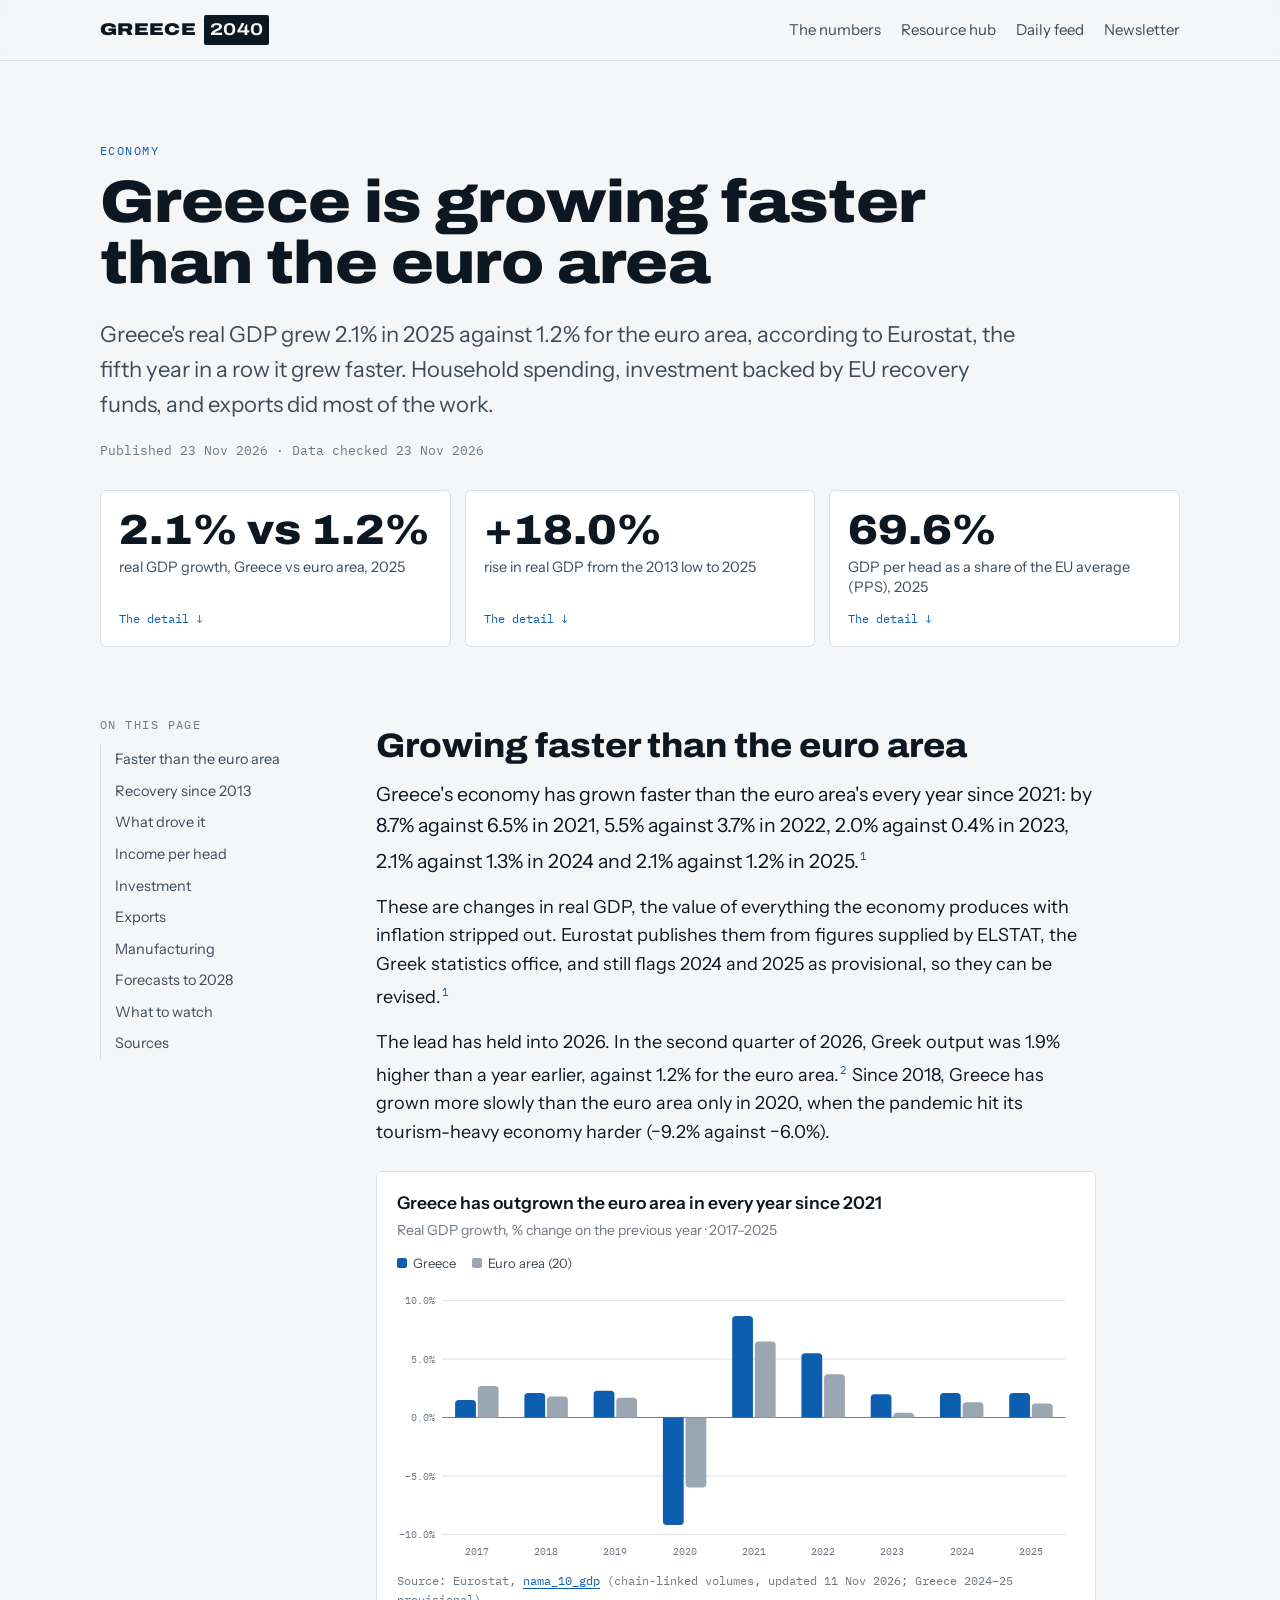
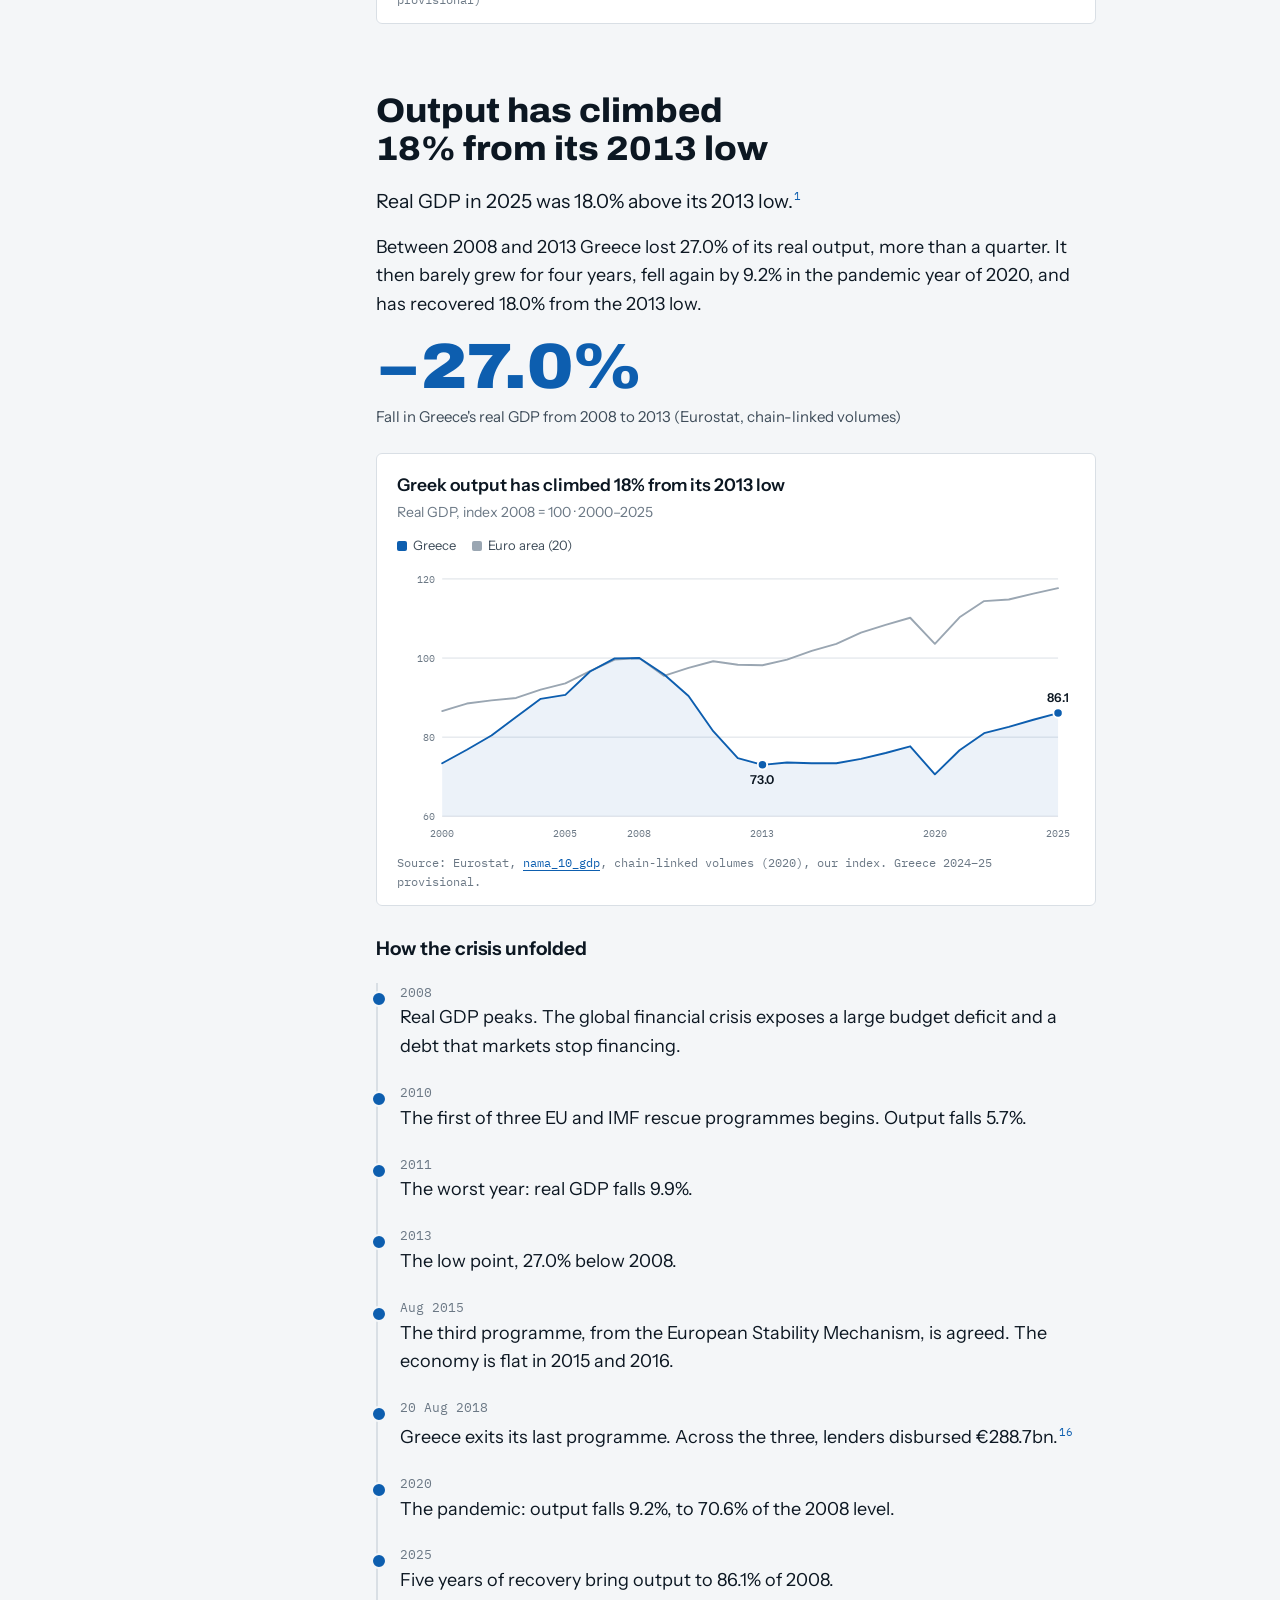
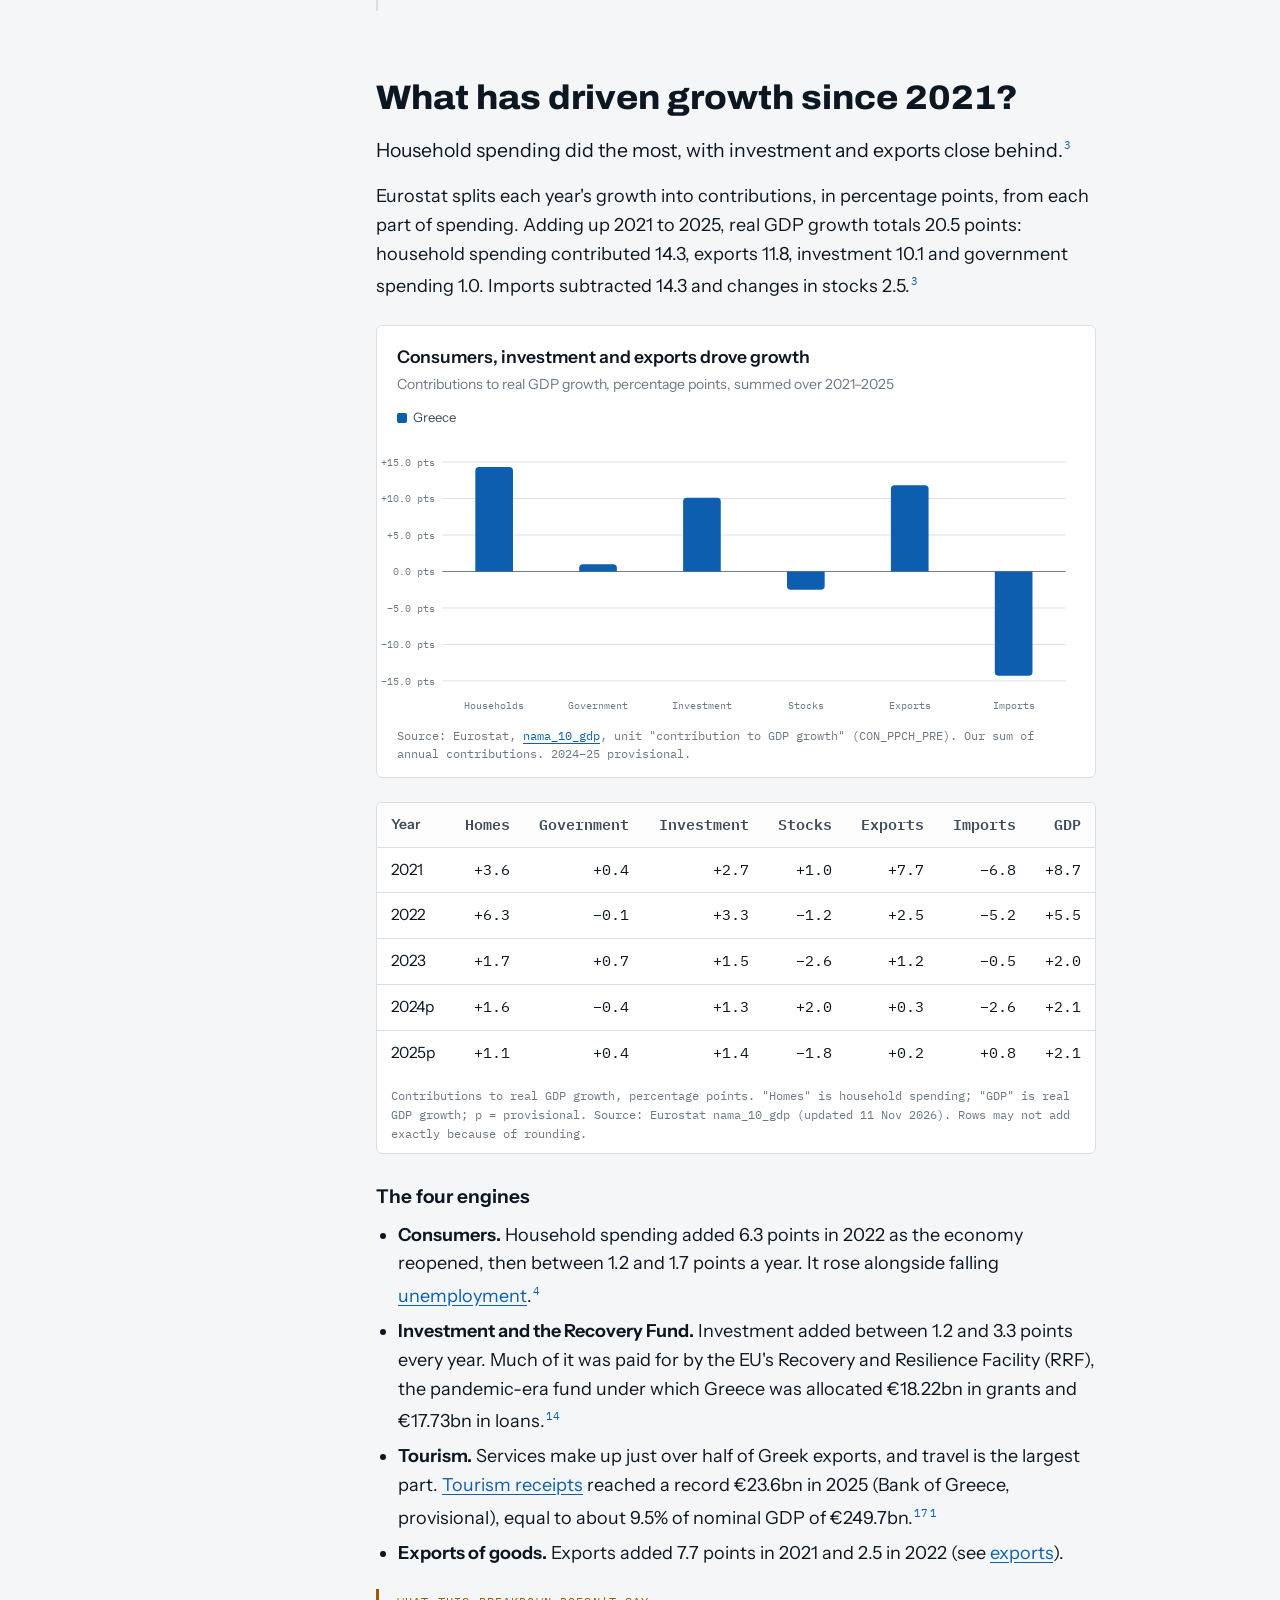
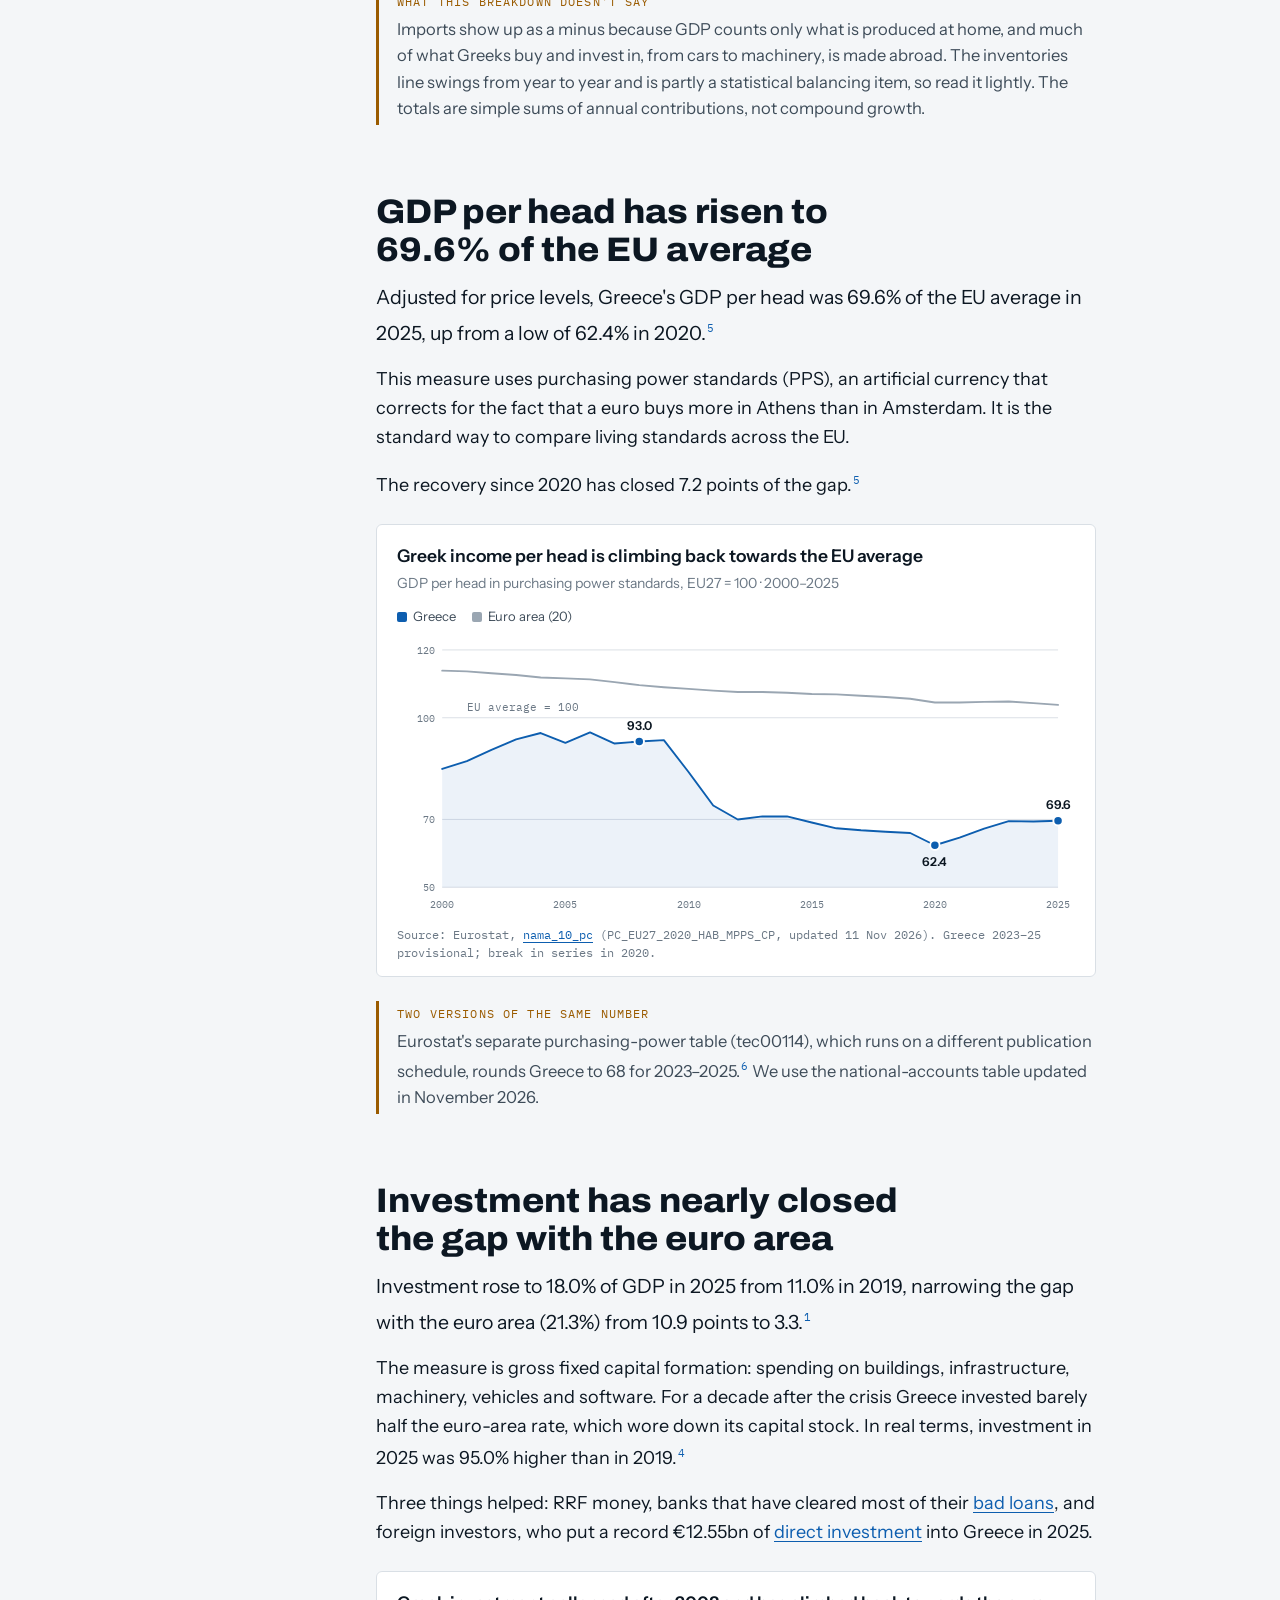
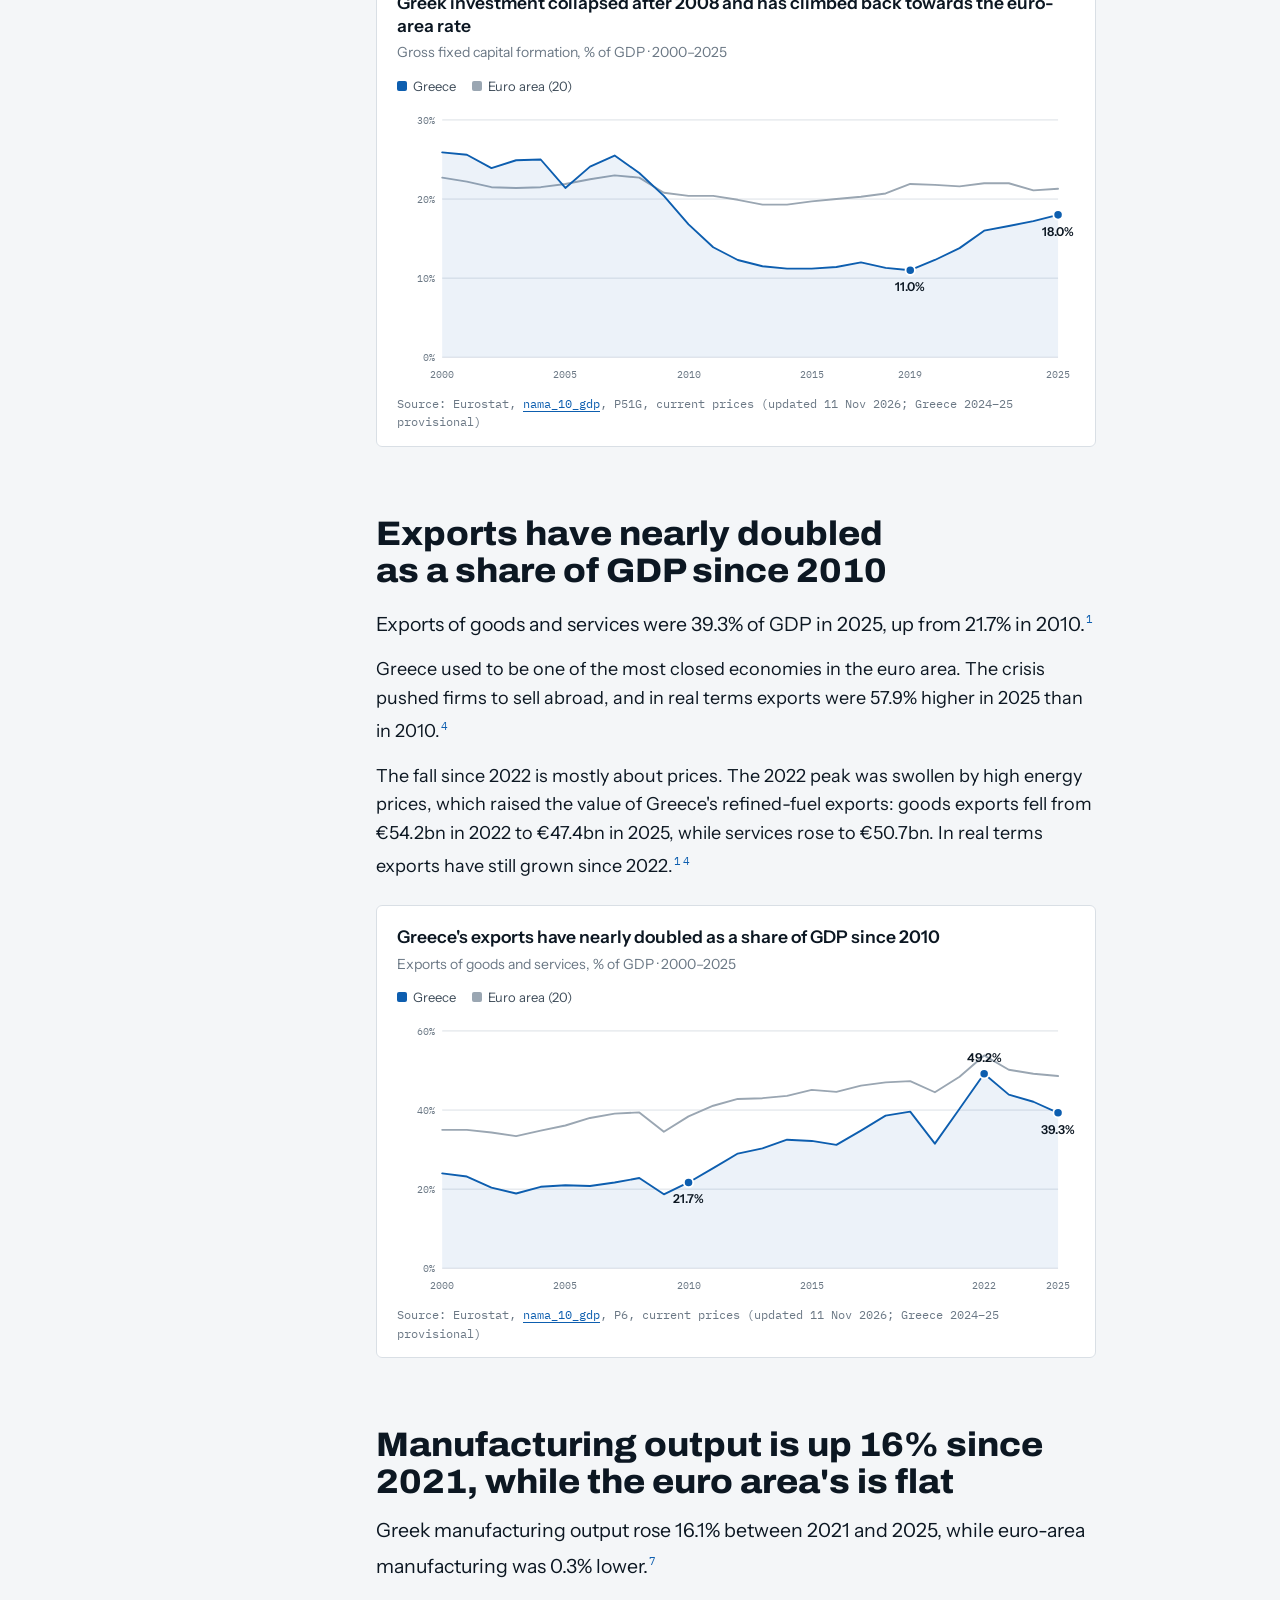
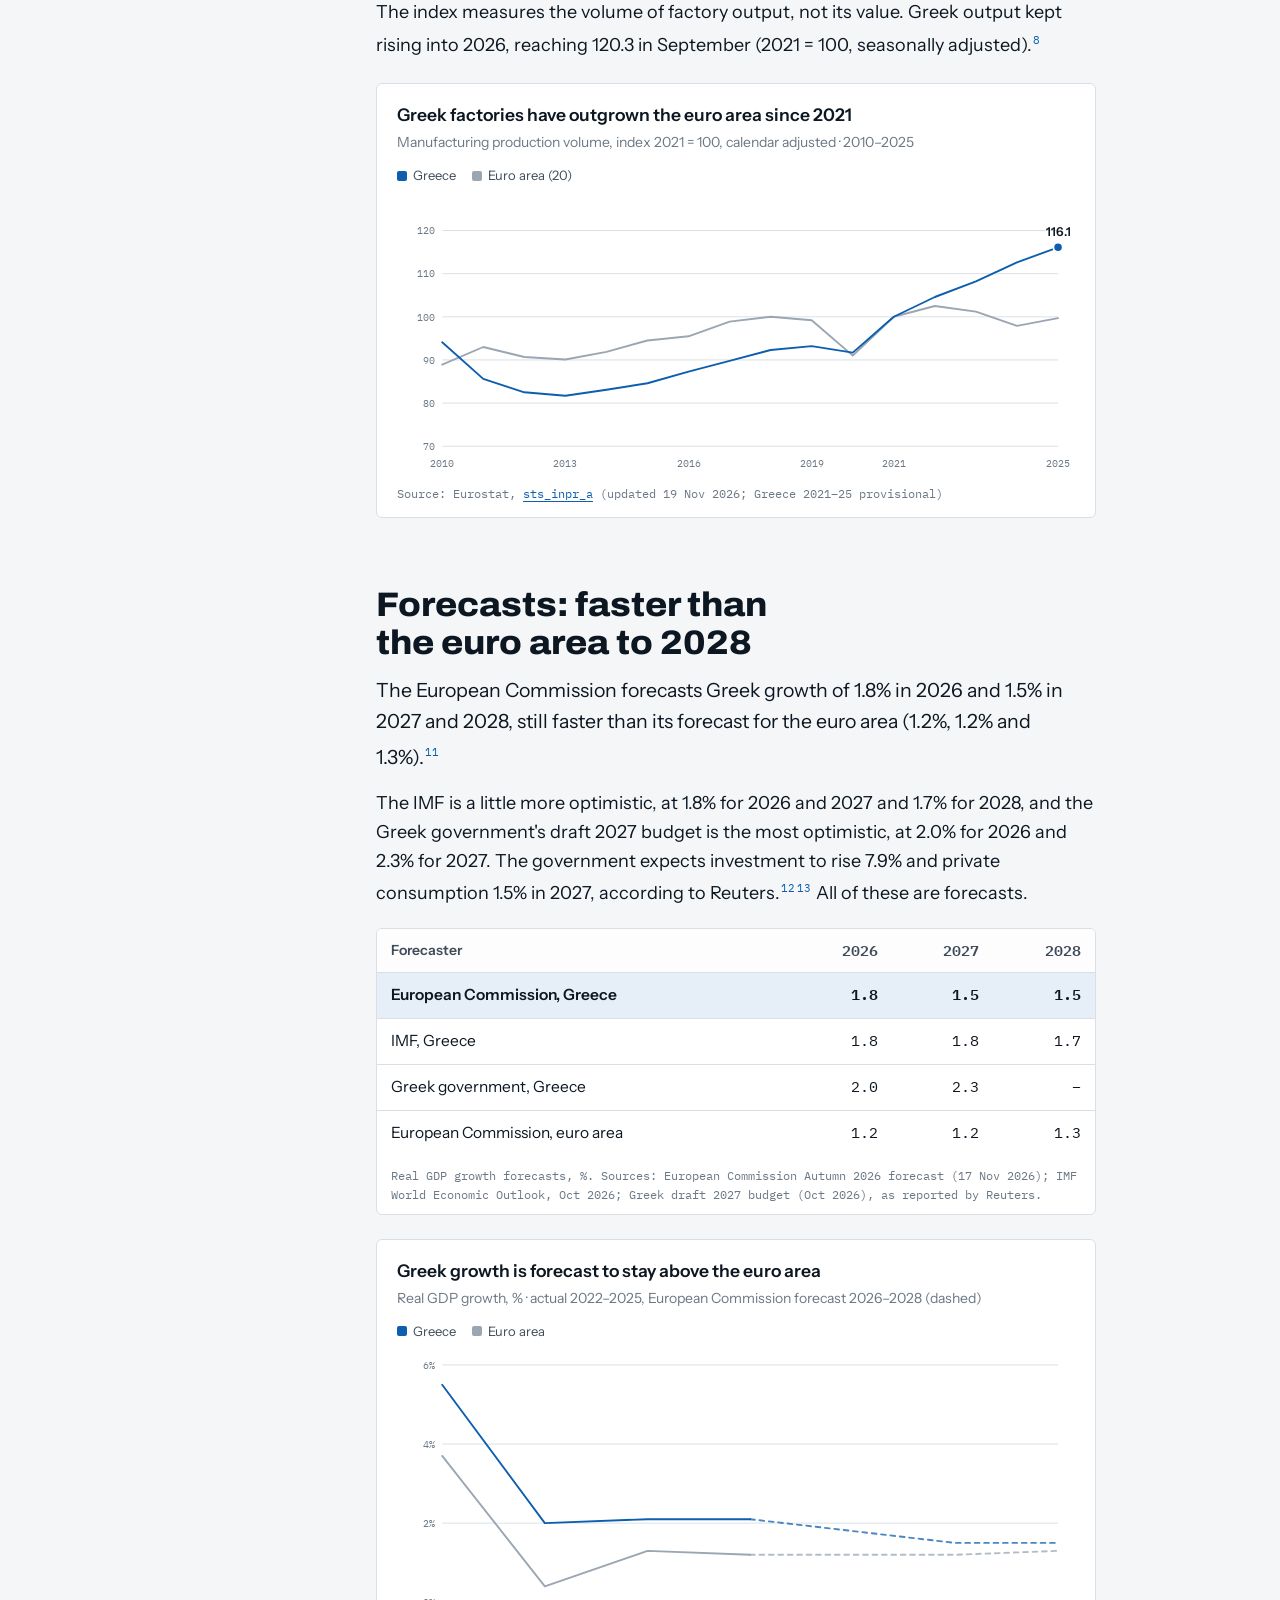
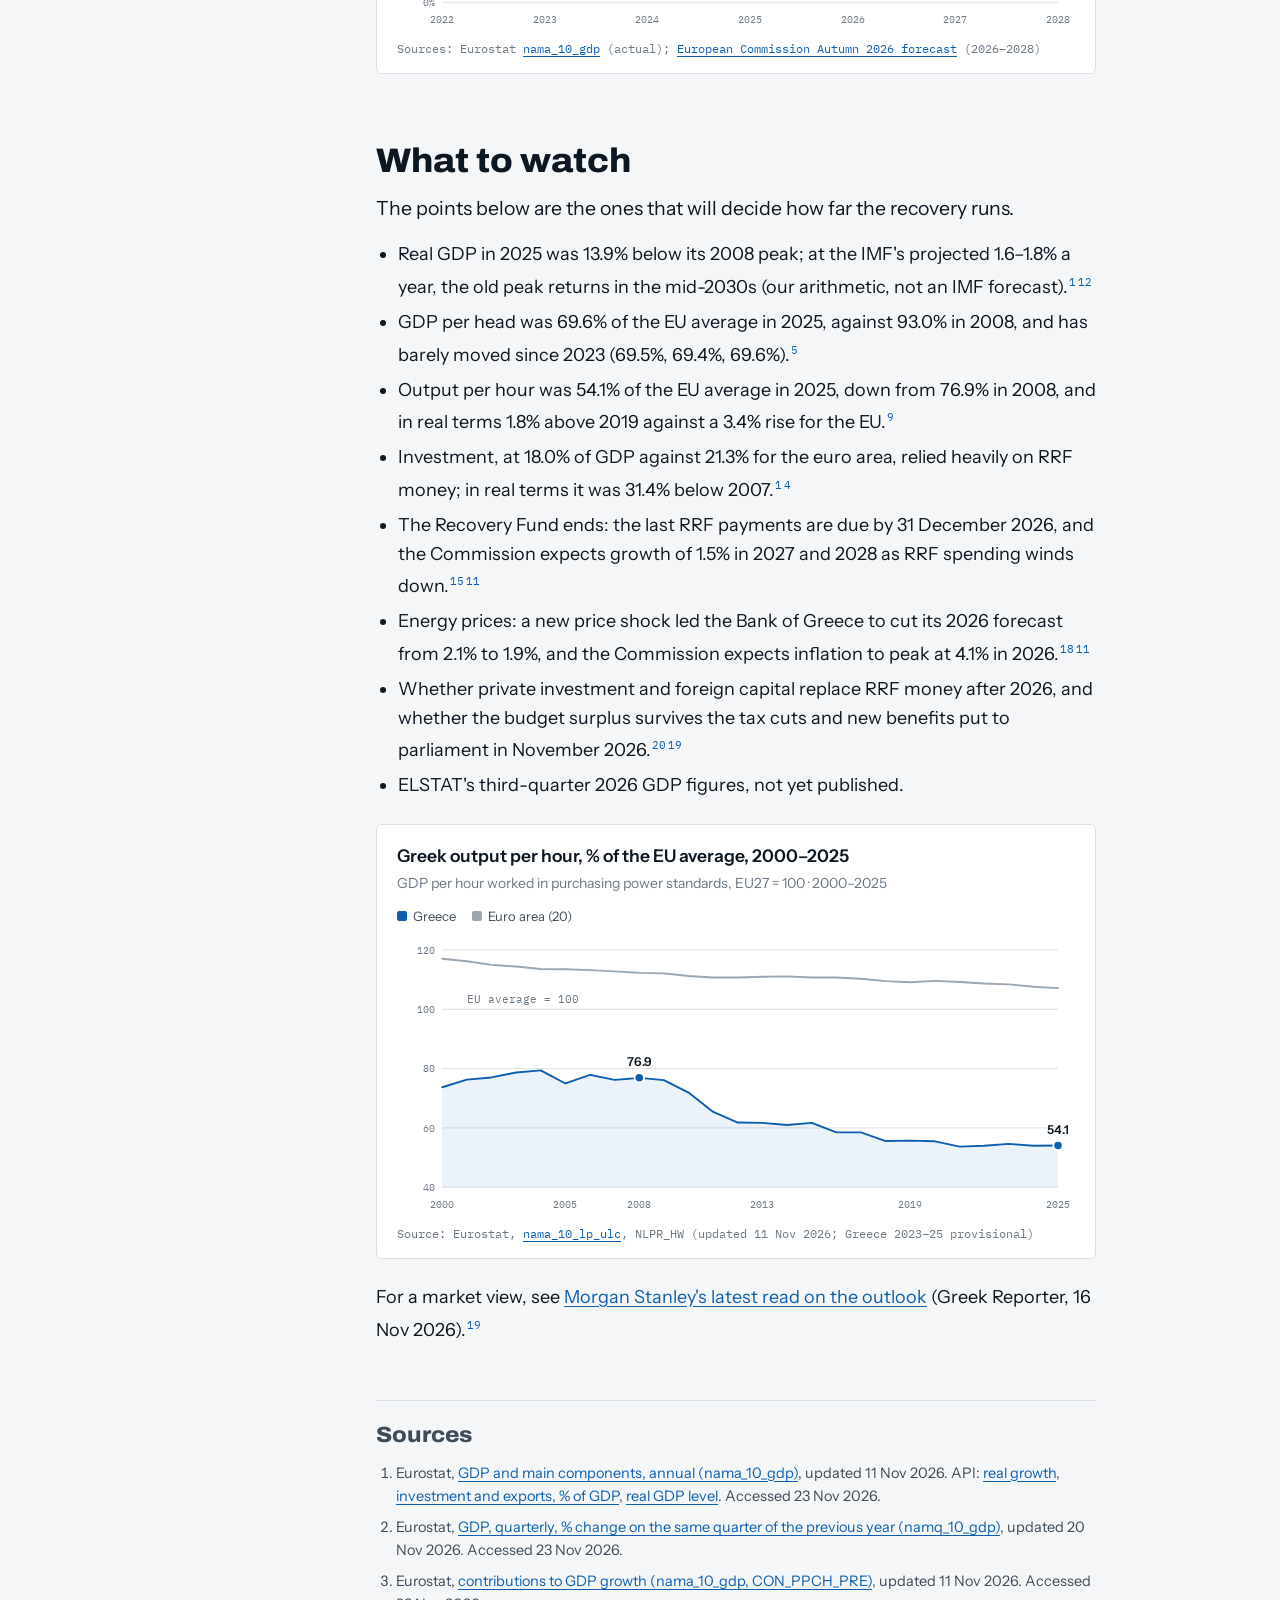
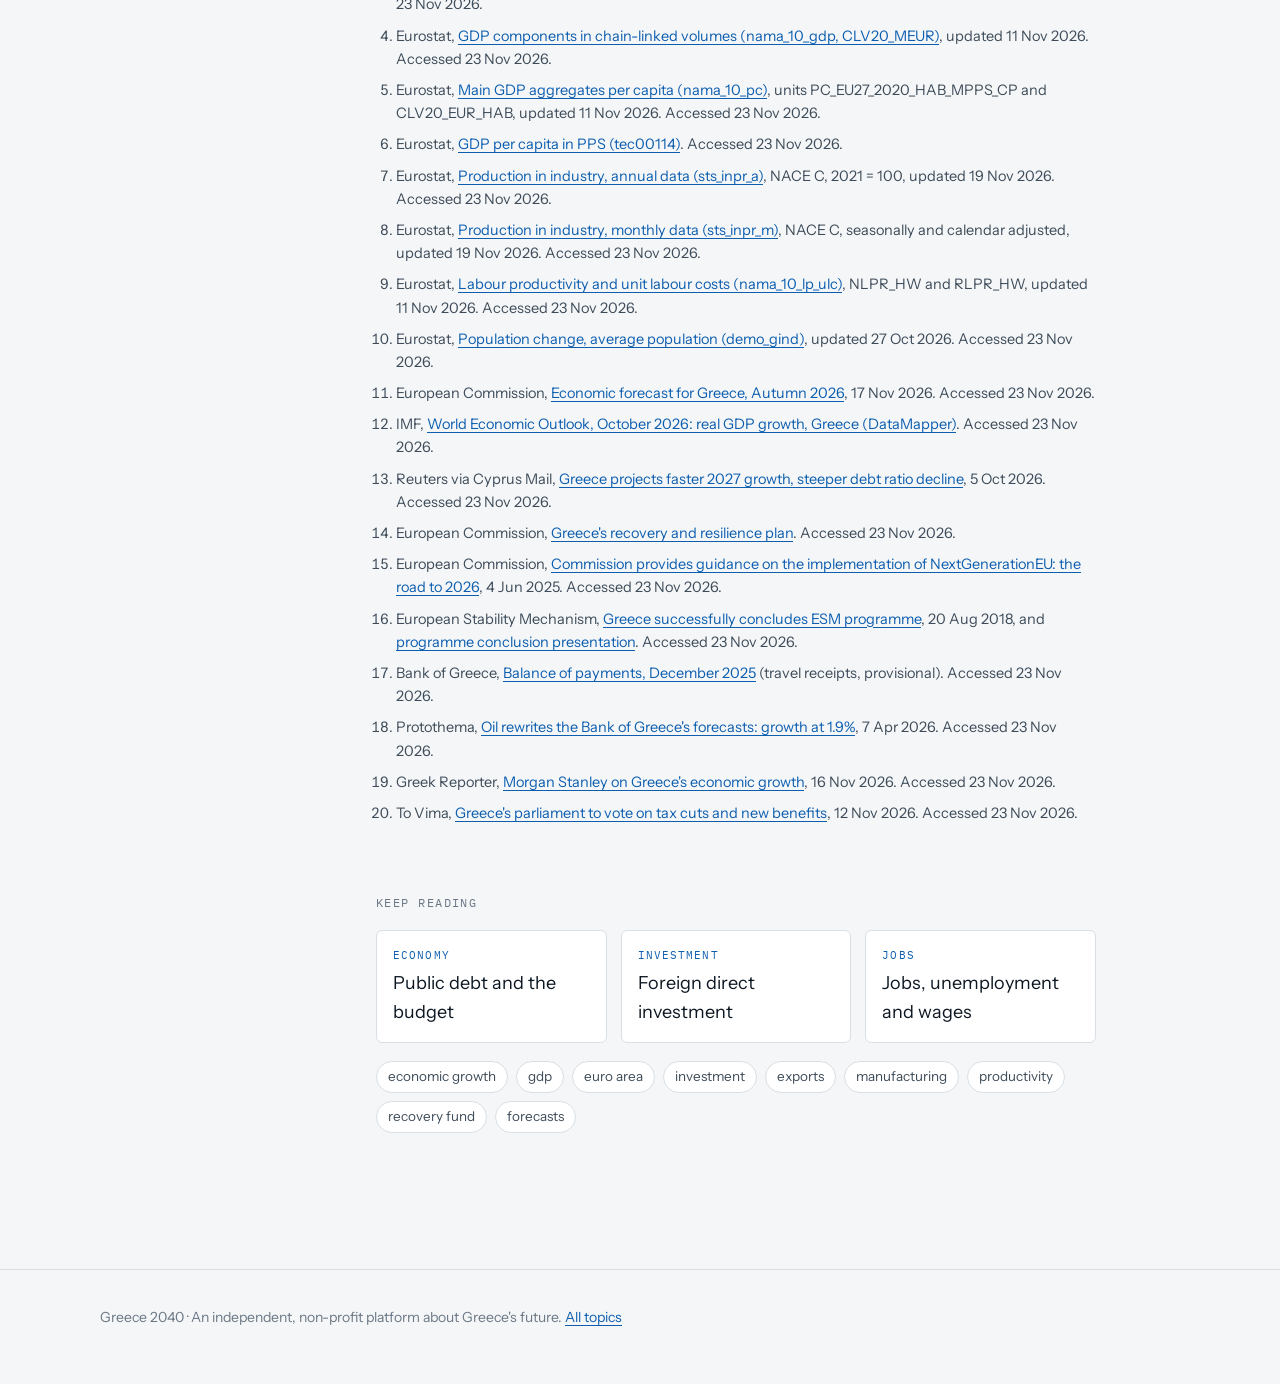
<file: pillars/growth.html>
<!doctype html>
<html lang="en">
<head>
<meta charset="utf-8">
<meta name="viewport" content="width=device-width, initial-scale=1, viewport-fit=cover">
<title>Economic growth · Greece 2040</title>
<meta name="description" content="Greece's real GDP grew 2.1% in 2025 against 1.2% for the euro area, the fifth year in a row it grew faster.">
<meta property="og:title" content="Economic growth · Greece 2040">
<meta property="og:description" content="Greece has outgrown the euro area every year since 2021.">
<meta property="og:type" content="article">
<meta name="theme-color" content="#0C1722">
<link rel="icon" href="data:image/svg+xml,%3Csvg xmlns='http://www.w3.org/2000/svg' viewBox='0 0 64 64'%3E%3Crect width='64' height='64' rx='10' fill='%230D5EAF'/%3E%3Ctext x='32' y='44' font-family='Arial' font-weight='900' font-size='30' text-anchor='middle' fill='%23fff'%3EGR%3C/text%3E%3C/svg%3E">
<link rel="preconnect" href="https://fonts.googleapis.com">
<link rel="preconnect" href="https://fonts.gstatic.com" crossorigin>
<link rel="stylesheet" href="https://fonts.googleapis.com/css2?family=Archivo:wdth,wght@62..125,500..900&family=Instrument+Sans:wght@400;500;600;700&family=IBM+Plex+Mono:wght@400;500&display=swap">
<link rel="stylesheet" href="style.css">
<!-- Hub metadata: read by the resource hub. Keep it valid JSON. -->
<script type="application/json" id="g40-meta">
{
  "slug": "growth",
  "title": "Greece is growing faster than the euro area",
  "category": "Economy",
  "summary": "Greece's real GDP grew 2.1% in 2025 against 1.2% for the euro area (Eurostat), the fifth straight year of faster growth. Household spending, investment backed by EU recovery funds, and exports drove it.",
  "tags": ["economic growth", "gdp", "euro area", "investment", "exports", "manufacturing", "productivity", "recovery fund", "forecasts"],
  "updated": "2026-11-23",
  "sections": [
    { "id": "growth", "title": "Growing faster than the euro area", "number": "2.1% vs 1.2%" },
    { "id": "depression", "title": "Output has climbed 18% from its 2013 low", "number": "+18.0%" },
    { "id": "drivers", "title": "What has driven growth since 2021", "number": "+20.5 pts" },
    { "id": "income", "title": "GDP per head has risen to 69.6% of the EU average", "number": "69.6%" },
    { "id": "investment", "title": "Investment has nearly closed the gap with the euro area", "number": "18.0% of GDP" },
    { "id": "exports", "title": "Exports have nearly doubled as a share of GDP since 2010", "number": "39.3% of GDP" },
    { "id": "industry", "title": "Manufacturing output is up 16% since 2021", "number": "+16.1%" },
    { "id": "outlook", "title": "Forecasts: faster than the euro area to 2028", "number": "1.5% (EC, 2027)" },
    { "id": "watch", "title": "What to watch", "number": "" }
  ]
}
</script>
<!--BUILD:seo--><link rel="canonical" href="https://greece2040.com/pillars/growth.html">
<meta property="og:url" content="https://greece2040.com/pillars/growth.html">
<meta property="og:site_name" content="Greece 2040">
<script type="application/ld+json">{"@context": "https://schema.org", "@type": "Article", "headline": "Greece is growing faster than the euro area", "description": "Greece's real GDP grew 2.1% in 2025 against 1.2% for the euro area (Eurostat), the fifth straight year of faster growth. Household spending, investment backed by EU recovery funds, and exports drove it.", "datePublished": "2026-11-23", "dateModified": "2026-11-23", "inLanguage": "en", "about": "Economy", "keywords": "economic growth, gdp, euro area, investment, exports, manufacturing, productivity, recovery fund, forecasts", "mainEntityOfPage": "https://greece2040.com/pillars/growth.html", "author": {"@type": "Organization", "name": "Greece 2040", "url": "https://greece2040.com/", "description": "An independent, non-profit platform about Greece's future."}, "publisher": {"@type": "Organization", "name": "Greece 2040", "url": "https://greece2040.com/", "description": "An independent, non-profit platform about Greece's future."}, "isPartOf": {"@type": "WebSite", "name": "Greece 2040", "url": "https://greece2040.com/"}}</script>
<!--/BUILD:seo-->
</head>
<body>
<header class="bar">
  <div class="wrap">
    <a class="mark" href="../index.html" aria-label="Greece 2040 home">GREECE <b>2040</b></a>
    <button class="menu-btn" type="button" aria-expanded="false" aria-controls="site-nav" onclick="var o=this.closest('.bar').classList.toggle('menu-open');this.setAttribute('aria-expanded',o)"><i></i>Menu</button>
    <nav id="site-nav" aria-label="Site">
      <a href="../index.html#picture">The numbers</a>
      <a href="../hub.html">Resource hub</a>
      <a href="../index.html#feed">Daily feed</a>
      <a href="../index.html#signup">Newsletter</a>
    </nav>
  </div>
</header>

<main>
  <div class="wrap p-head">
    <div class="tag">Economy</div>
    <h1>Greece is growing faster than the euro area</h1>
    <p class="answer">Greece's real GDP grew 2.1% in 2025 against 1.2% for the euro area, according to Eurostat, the fifth year in a row it grew faster. Household spending, investment backed by EU recovery funds, and exports did most of the work.</p>
    <div class="dates">Published 23 Nov 2026 · Data checked 23 Nov 2026</div>

    <div class="stat-strip">
      <a href="#growth"><span class="n">2.1% vs 1.2%</span><span class="l">real GDP growth, Greece vs euro area, 2025</span><span class="go">The detail ↓</span></a>
      <a href="#depression"><span class="n">+18.0%</span><span class="l">rise in real GDP from the 2013 low to 2025</span><span class="go">The detail ↓</span></a>
      <a href="#income"><span class="n">69.6%</span><span class="l">GDP per head as a share of the EU average (PPS), 2025</span><span class="go">The detail ↓</span></a>
    </div>
  </div>

  <div class="wrap p-body">
    <nav class="toc" aria-label="On this page">
      <div class="eyebrow">On this page</div>
      <ol>
        <li><a href="#growth">Faster than the euro area</a></li>
        <li><a href="#depression">Recovery since 2013</a></li>
        <li><a href="#drivers">What drove it</a></li>
        <li><a href="#income">Income per head</a></li>
        <li><a href="#investment">Investment</a></li>
        <li><a href="#exports">Exports</a></li>
        <li><a href="#industry">Manufacturing</a></li>
        <li><a href="#outlook">Forecasts to 2028</a></li>
        <li><a href="#watch">What to watch</a></li>
        <li><a href="#sources">Sources</a></li>
      </ol>
    </nav>

    <article>
      <section id="growth">
        <h2>Growing faster than the euro area</h2>
        <p class="lead">Greece's economy has grown faster than the euro area's every year since 2021: by 8.7% against 6.5% in 2021, 5.5% against 3.7% in 2022, 2.0% against 0.4% in 2023, 2.1% against 1.3% in 2024 and 2.1% against 1.2% in 2025.<sup class="ref"><a href="#s1">1</a></sup></p>
        <p>These are changes in real GDP, the value of everything the economy produces with inflation stripped out. Eurostat publishes them from figures supplied by ELSTAT, the Greek statistics office, and still flags 2024 and 2025 as provisional, so they can be revised.<sup class="ref"><a href="#s1">1</a></sup></p>
        <p>The lead has held into 2026. In the second quarter of 2026, Greek output was 1.9% higher than a year earlier, against 1.2% for the euro area.<sup class="ref"><a href="#s2">2</a></sup> Since 2018, Greece has grown more slowly than the euro area only in 2020, when the pandemic hit its tourism-heavy economy harder (−9.2% against −6.0%).</p>

        <figure class="chart" id="c-growth">
          <h3>Greece has outgrown the euro area in every year since 2021</h3>
          <p class="sub">Real GDP growth, % change on the previous year · 2017–2025</p>
          <div class="legend"><span><i style="background:var(--accent)"></i>Greece</span><span><i style="background:var(--series-2)"></i>Euro area (20)</span></div>
          <svg viewBox="0 0 720 300" role="img" aria-label="Bar chart of real GDP growth. Greece vs euro area: 2017 1.5 vs 2.7, 2018 2.1 vs 1.8, 2019 2.3 vs 1.7, 2020 −9.2 vs −6.0, 2021 8.7 vs 6.5, 2022 5.5 vs 3.7, 2023 2.0 vs 0.4, 2024 2.1 vs 1.3, 2025 2.1 vs 1.2."></svg>
          <figcaption class="foot">Source: Eurostat, <a href="https://ec.europa.eu/eurostat/databrowser/view/nama_10_gdp/default/table">nama_10_gdp</a> (chain-linked volumes, updated 11 Nov 2026; Greece 2024–25 provisional)</figcaption>
        </figure>

      </section>

      <section id="depression">
        <h2>Output has climbed 18% from its 2013 low</h2>
        <p class="lead">Real GDP in 2025 was 18.0% above its 2013 low.<sup class="ref"><a href="#s1">1</a></sup></p>
        <p>Between 2008 and 2013 Greece lost 27.0% of its real output, more than a quarter. It then barely grew for four years, fell again by 9.2% in the pandemic year of 2020, and has recovered 18.0% from the 2013 low.</p>

        <div class="big-number">−27.0%</div>
        <p class="cap">Fall in Greece's real GDP from 2008 to 2013 (Eurostat, chain-linked volumes)</p>

        <figure class="chart" id="c-level">
          <h3>Greek output has climbed 18% from its 2013 low</h3>
          <p class="sub">Real GDP, index 2008 = 100 · 2000–2025</p>
          <div class="legend"><span><i style="background:var(--accent)"></i>Greece</span><span><i style="background:var(--series-2)"></i>Euro area (20)</span></div>
          <svg viewBox="0 0 720 300" role="img" aria-label="Line chart of real GDP indexed to 2008 = 100. Greece falls to 73.0 in 2013, 70.6 in 2020 and recovers to 86.1 in 2025. The euro area is at 117.7 in 2025."></svg>
          <figcaption class="foot">Source: Eurostat, <a href="https://ec.europa.eu/eurostat/databrowser/view/nama_10_gdp/default/table">nama_10_gdp</a>, chain-linked volumes (2020), our index. Greece 2024–25 provisional.</figcaption>
        </figure>

        <h3>How the crisis unfolded</h3>
        <ul class="timeline">
          <li><span class="when">2008</span>Real GDP peaks. The global financial crisis exposes a large budget deficit and a debt that markets stop financing.</li>
          <li><span class="when">2010</span>The first of three EU and IMF rescue programmes begins. Output falls 5.7%.</li>
          <li><span class="when">2011</span>The worst year: real GDP falls 9.9%.</li>
          <li><span class="when">2013</span>The low point, 27.0% below 2008.</li>
          <li><span class="when">Aug 2015</span>The third programme, from the European Stability Mechanism, is agreed. The economy is flat in 2015 and 2016.</li>
          <li><span class="when">20 Aug 2018</span>Greece exits its last programme. Across the three, lenders disbursed €288.7bn.<sup class="ref"><a href="#s16">16</a></sup></li>
          <li><span class="when">2020</span>The pandemic: output falls 9.2%, to 70.6% of the 2008 level.</li>
          <li><span class="when">2025</span>Five years of recovery bring output to 86.1% of 2008.</li>
        </ul>

      </section>

      <section id="drivers">
        <h2>What has driven growth since 2021?</h2>
        <p class="lead">Household spending did the most, with investment and exports close behind.<sup class="ref"><a href="#s3">3</a></sup></p>
        <p>Eurostat splits each year's growth into contributions, in percentage points, from each part of spending. Adding up 2021 to 2025, real GDP growth totals 20.5 points: household spending contributed 14.3, exports 11.8, investment 10.1 and government spending 1.0. Imports subtracted 14.3 and changes in stocks 2.5.<sup class="ref"><a href="#s3">3</a></sup></p>

        <figure class="chart" id="c-contrib">
          <h3>Consumers, investment and exports drove growth</h3>
          <p class="sub">Contributions to real GDP growth, percentage points, summed over 2021–2025</p>
          <div class="legend"><span><i style="background:var(--accent)"></i>Greece</span></div>
          <svg viewBox="0 0 720 300" role="img" aria-label="Bar chart of contributions to Greek GDP growth summed over 2021 to 2025: household spending 14.3 points, government 1.0, investment 10.1, inventories −2.5, exports 11.8, imports −14.3. Total growth 20.5 points."></svg>
          <figcaption class="foot">Source: Eurostat, <a href="https://ec.europa.eu/eurostat/databrowser/view/nama_10_gdp/default/table">nama_10_gdp</a>, unit "contribution to GDP growth" (CON_PPCH_PRE). Our sum of annual contributions. 2024–25 provisional.</figcaption>
        </figure>

        <div class="table-wrap">
          <table>
            <caption>Contributions to real GDP growth, percentage points. "Homes" is household spending; "GDP" is real GDP growth; p = provisional. Source: Eurostat nama_10_gdp (updated 11 Nov 2026). Rows may not add exactly because of rounding.</caption>
            <thead><tr><th>Year</th><th class="num">Homes</th><th class="num">Government</th><th class="num">Investment</th><th class="num">Stocks</th><th class="num">Exports</th><th class="num">Imports</th><th class="num">GDP</th></tr></thead>
            <tbody id="contrib-rows"></tbody>
          </table>
        </div>

        <h3>The four engines</h3>
        <ul>
          <li><strong>Consumers.</strong> Household spending added 6.3 points in 2022 as the economy reopened, then between 1.2 and 1.7 points a year. It rose alongside falling <a href="jobs.html#unemployment">unemployment</a>.<sup class="ref"><a href="#s4">4</a></sup></li>
          <li><strong>Investment and the Recovery Fund.</strong> Investment added between 1.2 and 3.3 points every year. Much of it was paid for by the EU's Recovery and Resilience Facility (RRF), the pandemic-era fund under which Greece was allocated €18.22bn in grants and €17.73bn in loans.<sup class="ref"><a href="#s14">14</a></sup></li>
          <li><strong>Tourism.</strong> Services make up just over half of Greek exports, and travel is the largest part. <a href="tourism.html#receipts">Tourism receipts</a> reached a record €23.6bn in 2025 (Bank of Greece, provisional), equal to about 9.5% of nominal GDP of €249.7bn.<sup class="ref"><a href="#s17">17</a></sup><sup class="ref"><a href="#s1">1</a></sup></li>
          <li><strong>Exports of goods.</strong> Exports added 7.7 points in 2021 and 2.5 in 2022 (see <a href="#exports">exports</a>).</li>
        </ul>

        <div class="caveat"><span class="k">What this breakdown doesn't say</span><p>Imports show up as a minus because GDP counts only what is produced at home, and much of what Greeks buy and invest in, from cars to machinery, is made abroad. The inventories line swings from year to year and is partly a statistical balancing item, so read it lightly. The totals are simple sums of annual contributions, not compound growth.</p></div>
      </section>

      <section id="income">
        <h2>GDP per head has risen to 69.6% of the EU average</h2>
        <p class="lead">Adjusted for price levels, Greece's GDP per head was 69.6% of the EU average in 2025, up from a low of 62.4% in 2020.<sup class="ref"><a href="#s5">5</a></sup></p>
        <p>This measure uses purchasing power standards (PPS), an artificial currency that corrects for the fact that a euro buys more in Athens than in Amsterdam. It is the standard way to compare living standards across the EU.</p>
        <p>The recovery since 2020 has closed 7.2 points of the gap.<sup class="ref"><a href="#s5">5</a></sup></p>

        <figure class="chart" id="c-pps">
          <h3>Greek income per head is climbing back towards the EU average</h3>
          <p class="sub">GDP per head in purchasing power standards, EU27 = 100 · 2000–2025</p>
          <div class="legend"><span><i style="background:var(--accent)"></i>Greece</span><span><i style="background:var(--series-2)"></i>Euro area (20)</span></div>
          <svg viewBox="0 0 720 300" role="img" aria-label="Line chart of GDP per head in PPS, EU27 = 100. Greece: 84.9 in 2000, 93.0 in 2008, 62.4 in 2020, 69.6 in 2025. Euro area: 103.8 in 2025."></svg>
          <figcaption class="foot">Source: Eurostat, <a href="https://ec.europa.eu/eurostat/databrowser/view/nama_10_pc/default/table">nama_10_pc</a> (PC_EU27_2020_HAB_MPPS_CP, updated 11 Nov 2026). Greece 2023–25 provisional; break in series in 2020.</figcaption>
        </figure>

        <div class="caveat"><span class="k">Two versions of the same number</span><p>Eurostat's separate purchasing-power table (tec00114), which runs on a different publication schedule, rounds Greece to 68 for 2023–2025.<sup class="ref"><a href="#s6">6</a></sup> We use the national-accounts table updated in November 2026.</p></div>
      </section>

      <section id="investment">
        <h2>Investment has nearly closed the gap with the euro area</h2>
        <p class="lead">Investment rose to 18.0% of GDP in 2025 from 11.0% in 2019, narrowing the gap with the euro area (21.3%) from 10.9 points to 3.3.<sup class="ref"><a href="#s1">1</a></sup></p>
        <p>The measure is gross fixed capital formation: spending on buildings, infrastructure, machinery, vehicles and software. For a decade after the crisis Greece invested barely half the euro-area rate, which wore down its capital stock. In real terms, investment in 2025 was 95.0% higher than in 2019.<sup class="ref"><a href="#s4">4</a></sup></p>
        <p>Three things helped: RRF money, banks that have cleared most of their <a href="credit.html#bad-loans">bad loans</a>, and foreign investors, who put a record €12.55bn of <a href="investment.html#fdi-record">direct investment</a> into Greece in 2025.</p>

        <figure class="chart" id="c-gfcf">
          <h3>Greek investment collapsed after 2008 and has climbed back towards the euro-area rate</h3>
          <p class="sub">Gross fixed capital formation, % of GDP · 2000–2025</p>
          <div class="legend"><span><i style="background:var(--accent)"></i>Greece</span><span><i style="background:var(--series-2)"></i>Euro area (20)</span></div>
          <svg viewBox="0 0 720 300" role="img" aria-label="Line chart of investment as % of GDP. Greece: 25.5 in 2007, 11.0 in 2019, 18.0 in 2025. Euro area: 21.9 in 2019, 21.3 in 2025."></svg>
          <figcaption class="foot">Source: Eurostat, <a href="https://ec.europa.eu/eurostat/databrowser/view/nama_10_gdp/default/table">nama_10_gdp</a>, P51G, current prices (updated 11 Nov 2026; Greece 2024–25 provisional)</figcaption>
        </figure>

      </section>

      <section id="exports">
        <h2>Exports have nearly doubled as a share of GDP since 2010</h2>
        <p class="lead">Exports of goods and services were 39.3% of GDP in 2025, up from 21.7% in 2010.<sup class="ref"><a href="#s1">1</a></sup></p>
        <p>Greece used to be one of the most closed economies in the euro area. The crisis pushed firms to sell abroad, and in real terms exports were 57.9% higher in 2025 than in 2010.<sup class="ref"><a href="#s4">4</a></sup></p>
        <p>The fall since 2022 is mostly about prices. The 2022 peak was swollen by high energy prices, which raised the value of Greece's refined-fuel exports: goods exports fell from €54.2bn in 2022 to €47.4bn in 2025, while services rose to €50.7bn. In real terms exports have still grown since 2022.<sup class="ref"><a href="#s1">1</a></sup><sup class="ref"><a href="#s4">4</a></sup></p>

        <figure class="chart" id="c-exp">
          <h3>Greece's exports have nearly doubled as a share of GDP since 2010</h3>
          <p class="sub">Exports of goods and services, % of GDP · 2000–2025</p>
          <div class="legend"><span><i style="background:var(--accent)"></i>Greece</span><span><i style="background:var(--series-2)"></i>Euro area (20)</span></div>
          <svg viewBox="0 0 720 300" role="img" aria-label="Line chart of exports as % of GDP. Greece: 21.7 in 2010, 39.6 in 2019, 49.2 in 2022, 39.3 in 2025. Euro area: 48.6 in 2025."></svg>
          <figcaption class="foot">Source: Eurostat, <a href="https://ec.europa.eu/eurostat/databrowser/view/nama_10_gdp/default/table">nama_10_gdp</a>, P6, current prices (updated 11 Nov 2026; Greece 2024–25 provisional)</figcaption>
        </figure>

      </section>

      <section id="industry">
        <h2>Manufacturing output is up 16% since 2021, while the euro area's is flat</h2>
        <p class="lead">Greek manufacturing output rose 16.1% between 2021 and 2025, while euro-area manufacturing was 0.3% lower.<sup class="ref"><a href="#s7">7</a></sup></p>
        <p>The index measures the volume of factory output, not its value. Greek output kept rising into 2026, reaching 120.3 in September (2021 = 100, seasonally adjusted).<sup class="ref"><a href="#s8">8</a></sup></p>

        <figure class="chart" id="c-man">
          <h3>Greek factories have outgrown the euro area since 2021</h3>
          <p class="sub">Manufacturing production volume, index 2021 = 100, calendar adjusted · 2010–2025</p>
          <div class="legend"><span><i style="background:var(--accent)"></i>Greece</span><span><i style="background:var(--series-2)"></i>Euro area (20)</span></div>
          <svg viewBox="0 0 720 300" role="img" aria-label="Line chart of manufacturing output, 2021 = 100. Greece: 94.1 in 2010, 81.7 in 2013, 116.1 in 2025. Euro area: 99.7 in 2025."></svg>
          <figcaption class="foot">Source: Eurostat, <a href="https://ec.europa.eu/eurostat/databrowser/view/sts_inpr_a/default/table">sts_inpr_a</a> (updated 19 Nov 2026; Greece 2021–25 provisional)</figcaption>
        </figure>

      </section>

      <section id="outlook">
        <h2>Forecasts: faster than the euro area to 2028</h2>
        <p class="lead">The European Commission forecasts Greek growth of 1.8% in 2026 and 1.5% in 2027 and 2028, still faster than its forecast for the euro area (1.2%, 1.2% and 1.3%).<sup class="ref"><a href="#s11">11</a></sup></p>
        <p>The IMF is a little more optimistic, at 1.8% for 2026 and 2027 and 1.7% for 2028, and the Greek government's draft 2027 budget is the most optimistic, at 2.0% for 2026 and 2.3% for 2027. The government expects investment to rise 7.9% and private consumption 1.5% in 2027, according to Reuters.<sup class="ref"><a href="#s12">12</a></sup><sup class="ref"><a href="#s13">13</a></sup> All of these are forecasts.</p>

        <div class="table-wrap">
          <table>
            <caption>Real GDP growth forecasts, %. Sources: European Commission Autumn 2026 forecast (17 Nov 2026); IMF World Economic Outlook, Oct 2026; Greek draft 2027 budget (Oct 2026), as reported by Reuters.</caption>
            <thead><tr><th>Forecaster</th><th class="num">2026</th><th class="num">2027</th><th class="num">2028</th></tr></thead>
            <tbody>
              <tr class="hl"><td>European Commission, Greece</td><td class="num">1.8</td><td class="num">1.5</td><td class="num">1.5</td></tr>
              <tr><td>IMF, Greece</td><td class="num">1.8</td><td class="num">1.8</td><td class="num">1.7</td></tr>
              <tr><td>Greek government, Greece</td><td class="num">2.0</td><td class="num">2.3</td><td class="num">–</td></tr>
              <tr><td>European Commission, euro area</td><td class="num">1.2</td><td class="num">1.2</td><td class="num">1.3</td></tr>
            </tbody>
          </table>
        </div>

        <figure class="chart" id="c-outlook">
          <h3>Greek growth is forecast to stay above the euro area</h3>
          <p class="sub">Real GDP growth, % · actual 2022–2025, European Commission forecast 2026–2028 (dashed)</p>
          <div class="legend"><span><i style="background:var(--accent)"></i>Greece</span><span><i style="background:var(--series-2)"></i>Euro area</span></div>
          <svg viewBox="0 0 720 300" role="img" aria-label="Line chart of growth. Greece actual: 5.5 in 2022, 2.0 in 2023, 2.1 in 2024, 2.1 in 2025; Commission forecast 1.8 in 2026, 1.5 in 2027 and 2028. Euro area actual 3.7, 0.4, 1.3, 1.2; forecast 1.2, 1.2, 1.3."></svg>
          <figcaption class="foot">Sources: Eurostat <a href="https://ec.europa.eu/eurostat/databrowser/view/nama_10_gdp/default/table">nama_10_gdp</a> (actual); <a href="https://economy-finance.ec.europa.eu/economic-surveillance-eu-member-states/country-pages-including-country-reports/greece/economic-forecast-greece_en">European Commission Autumn 2026 forecast</a> (2026–2028)</figcaption>
        </figure>

      </section>

      <section id="watch">
        <h2>What to watch</h2>
        <p class="lead">The points below are the ones that will decide how far the recovery runs.</p>
        <ul>
          <li>Real GDP in 2025 was 13.9% below its 2008 peak; at the IMF's projected 1.6–1.8% a year, the old peak returns in the mid-2030s (our arithmetic, not an IMF forecast).<sup class="ref"><a href="#s1">1</a></sup><sup class="ref"><a href="#s12">12</a></sup></li>
          <li>GDP per head was 69.6% of the EU average in 2025, against 93.0% in 2008, and has barely moved since 2023 (69.5%, 69.4%, 69.6%).<sup class="ref"><a href="#s5">5</a></sup></li>
          <li>Output per hour was 54.1% of the EU average in 2025, down from 76.9% in 2008, and in real terms 1.8% above 2019 against a 3.4% rise for the EU.<sup class="ref"><a href="#s9">9</a></sup></li>
          <li>Investment, at 18.0% of GDP against 21.3% for the euro area, relied heavily on RRF money; in real terms it was 31.4% below 2007.<sup class="ref"><a href="#s1">1</a></sup><sup class="ref"><a href="#s4">4</a></sup></li>
          <li>The Recovery Fund ends: the last RRF payments are due by 31 December 2026, and the Commission expects growth of 1.5% in 2027 and 2028 as RRF spending winds down.<sup class="ref"><a href="#s15">15</a></sup><sup class="ref"><a href="#s11">11</a></sup></li>
          <li>Energy prices: a new price shock led the Bank of Greece to cut its 2026 forecast from 2.1% to 1.9%, and the Commission expects inflation to peak at 4.1% in 2026.<sup class="ref"><a href="#s18">18</a></sup><sup class="ref"><a href="#s11">11</a></sup></li>
          <li>Whether private investment and foreign capital replace RRF money after 2026, and whether the budget surplus survives the tax cuts and new benefits put to parliament in November 2026.<sup class="ref"><a href="#s20">20</a></sup><sup class="ref"><a href="#s19">19</a></sup></li>
          <li>ELSTAT's third-quarter 2026 GDP figures, not yet published.</li>
        </ul>

        <figure class="chart" id="c-lp">
          <h3>Greek output per hour, % of the EU average, 2000–2025</h3>
          <p class="sub">GDP per hour worked in purchasing power standards, EU27 = 100 · 2000–2025</p>
          <div class="legend"><span><i style="background:var(--accent)"></i>Greece</span><span><i style="background:var(--series-2)"></i>Euro area (20)</span></div>
          <svg viewBox="0 0 720 300" role="img" aria-label="Line chart of GDP per hour worked, EU27 = 100. Greece: 73.7 in 2000, 76.9 in 2008, 55.7 in 2019, 54.1 in 2025. Euro area: 107.1 in 2025."></svg>
          <figcaption class="foot">Source: Eurostat, <a href="https://ec.europa.eu/eurostat/databrowser/view/nama_10_lp_ulc/default/table">nama_10_lp_ulc</a>, NLPR_HW (updated 11 Nov 2026; Greece 2023–25 provisional)</figcaption>
        </figure>

        <p>For a market view, see <a href="https://greekreporter.com/2026/11/16/greece-economic-growth-morgan-stanley/">Morgan Stanley's latest read on the outlook</a> (Greek Reporter, 16 Nov 2026).<sup class="ref"><a href="#s19">19</a></sup></p>
      </section>

      <section class="sources" id="sources">
        <h2>Sources</h2>
        <ol>
          <li id="s1">Eurostat, <a href="https://ec.europa.eu/eurostat/databrowser/view/nama_10_gdp/default/table">GDP and main components, annual (nama_10_gdp)</a>, updated 11 Nov 2026. API: <a href="https://ec.europa.eu/eurostat/api/dissemination/statistics/1.0/data/nama_10_gdp?geo=EL&amp;geo=EA20&amp;unit=CLV_PCH_PRE&amp;na_item=B1GQ">real growth</a>, <a href="https://ec.europa.eu/eurostat/api/dissemination/statistics/1.0/data/nama_10_gdp?geo=EL&amp;geo=EA20&amp;unit=PC_GDP&amp;na_item=P51G&amp;na_item=P6">investment and exports, % of GDP</a>, <a href="https://ec.europa.eu/eurostat/api/dissemination/statistics/1.0/data/nama_10_gdp?geo=EL&amp;geo=EA20&amp;unit=CLV20_MEUR&amp;na_item=B1GQ">real GDP level</a>. Accessed 23 Nov 2026.</li>
          <li id="s2">Eurostat, <a href="https://ec.europa.eu/eurostat/api/dissemination/statistics/1.0/data/namq_10_gdp?geo=EL&amp;geo=EA20&amp;unit=CLV_PCH_SM&amp;na_item=B1GQ&amp;s_adj=SCA&amp;sinceTimePeriod=2024-Q1">GDP, quarterly, % change on the same quarter of the previous year (namq_10_gdp)</a>, updated 20 Nov 2026. Accessed 23 Nov 2026.</li>
          <li id="s3">Eurostat, <a href="https://ec.europa.eu/eurostat/api/dissemination/statistics/1.0/data/nama_10_gdp?geo=EL&amp;unit=CON_PPCH_PRE&amp;sinceTimePeriod=2015">contributions to GDP growth (nama_10_gdp, CON_PPCH_PRE)</a>, updated 11 Nov 2026. Accessed 23 Nov 2026.</li>
          <li id="s4">Eurostat, <a href="https://ec.europa.eu/eurostat/api/dissemination/statistics/1.0/data/nama_10_gdp?geo=EL&amp;geo=EA20&amp;unit=CLV20_MEUR&amp;na_item=P6&amp;na_item=P51G&amp;na_item=P31_S14_S15&amp;na_item=P3_S13&amp;na_item=P7&amp;sinceTimePeriod=2000">GDP components in chain-linked volumes (nama_10_gdp, CLV20_MEUR)</a>, updated 11 Nov 2026. Accessed 23 Nov 2026.</li>
          <li id="s5">Eurostat, <a href="https://ec.europa.eu/eurostat/databrowser/view/nama_10_pc/default/table">Main GDP aggregates per capita (nama_10_pc)</a>, units PC_EU27_2020_HAB_MPPS_CP and CLV20_EUR_HAB, updated 11 Nov 2026. Accessed 23 Nov 2026.</li>
          <li id="s6">Eurostat, <a href="https://ec.europa.eu/eurostat/databrowser/view/tec00114/default/table">GDP per capita in PPS (tec00114)</a>. Accessed 23 Nov 2026.</li>
          <li id="s7">Eurostat, <a href="https://ec.europa.eu/eurostat/databrowser/view/sts_inpr_a/default/table">Production in industry, annual data (sts_inpr_a)</a>, NACE C, 2021 = 100, updated 19 Nov 2026. Accessed 23 Nov 2026.</li>
          <li id="s8">Eurostat, <a href="https://ec.europa.eu/eurostat/databrowser/view/sts_inpr_m/default/table">Production in industry, monthly data (sts_inpr_m)</a>, NACE C, seasonally and calendar adjusted, updated 19 Nov 2026. Accessed 23 Nov 2026.</li>
          <li id="s9">Eurostat, <a href="https://ec.europa.eu/eurostat/databrowser/view/nama_10_lp_ulc/default/table">Labour productivity and unit labour costs (nama_10_lp_ulc)</a>, NLPR_HW and RLPR_HW, updated 11 Nov 2026. Accessed 23 Nov 2026.</li>
          <li id="s10">Eurostat, <a href="https://ec.europa.eu/eurostat/databrowser/view/demo_gind/default/table">Population change, average population (demo_gind)</a>, updated 27 Oct 2026. Accessed 23 Nov 2026.</li>
          <li id="s11">European Commission, <a href="https://economy-finance.ec.europa.eu/economic-surveillance-eu-member-states/country-pages-including-country-reports/greece/economic-forecast-greece_en">Economic forecast for Greece, Autumn 2026</a>, 17 Nov 2026. Accessed 23 Nov 2026.</li>
          <li id="s12">IMF, <a href="https://www.imf.org/external/datamapper/NGDP_RPCH@WEO/GRC">World Economic Outlook, October 2026: real GDP growth, Greece (DataMapper)</a>. Accessed 23 Nov 2026.</li>
          <li id="s13">Reuters via Cyprus Mail, <a href="https://cyprus-mail.com/2026/10/05/greece-projects-faster-2027-growth-steeper-debt-ratio-decline">Greece projects faster 2027 growth, steeper debt ratio decline</a>, 5 Oct 2026. Accessed 23 Nov 2026.</li>
          <li id="s14">European Commission, <a href="https://reforms-investments.ec.europa.eu/recovery-and-resilience-facility-1/country-pages/greeces-recovery-and-resilience-plan_en">Greece's recovery and resilience plan</a>. Accessed 23 Nov 2026.</li>
          <li id="s15">European Commission, <a href="https://cyprus.representation.ec.europa.eu/news/commission-provides-guidance-implementation-nextgenerationeu-road-2026-2025-06-04_en">Commission provides guidance on the implementation of NextGenerationEU: the road to 2026</a>, 4 Jun 2025. Accessed 23 Nov 2026.</li>
          <li id="s16">European Stability Mechanism, <a href="https://www.esm.europa.eu/assistance/greece/greece-successfully-concludes-esm-programme">Greece successfully concludes ESM programme</a>, 20 Aug 2018, and <a href="https://www.esm.europa.eu/sites/default/files/greece_programme_conclusion_presentation.pdf">programme conclusion presentation</a>. Accessed 23 Nov 2026.</li>
          <li id="s17">Bank of Greece, <a href="https://www.bankofgreece.gr/en/news-and-media/press-office/news-list/news?announcement=06f4a691-c86e-4305-95a4-1c27b7ab5437">Balance of payments, December 2025</a> (travel receipts, provisional). Accessed 23 Nov 2026.</li>
          <li id="s18">Protothema, <a href="https://en.protothema.gr/2026/04/07/oil-rewrites-the-bank-of-greeces-forecasts-growth-at-1-9-from-2-1-last-year-inflation-above-3/">Oil rewrites the Bank of Greece's forecasts: growth at 1.9%</a>, 7 Apr 2026. Accessed 23 Nov 2026.</li>
          <li id="s19">Greek Reporter, <a href="https://greekreporter.com/2026/11/16/greece-economic-growth-morgan-stanley/">Morgan Stanley on Greece's economic growth</a>, 16 Nov 2026. Accessed 23 Nov 2026.</li>
          <li id="s20">To Vima, <a href="https://www.tovima.com/politics/greece-parliament-to-vote-on-tax-cuts-and-new-benefits">Greece's parliament to vote on tax cuts and new benefits</a>, 12 Nov 2026. Accessed 23 Nov 2026.</li>
        </ol>
      </section>

      <section>
        <div class="eyebrow">Keep reading</div>
        <div class="related">
          <a href="public-finances.html"><span class="tag">Economy</span>Public debt and the budget</a>
          <a href="investment.html"><span class="tag">Investment</span>Foreign direct investment</a>
          <a href="jobs.html"><span class="tag">Jobs</span>Jobs, unemployment and wages</a>
        </div>
        <div class="tags">
          <a href="../hub.html?tag=economic%20growth">economic growth</a>
          <a href="../hub.html?tag=gdp">gdp</a>
          <a href="../hub.html?tag=euro%20area">euro area</a>
          <a href="../hub.html?tag=investment">investment</a>
          <a href="../hub.html?tag=exports">exports</a>
          <a href="../hub.html?tag=manufacturing">manufacturing</a>
          <a href="../hub.html?tag=productivity">productivity</a>
          <a href="../hub.html?tag=recovery%20fund">recovery fund</a>
          <a href="../hub.html?tag=forecasts">forecasts</a>
        </div>
      </section>
    </article>
  </div>
</main>

<footer><div class="wrap">Greece 2040 · An independent, non-profit platform about Greece's future. <a href="../hub.html">All topics</a></div></footer>

<script src="charts.js"></script>
<script>
/* Series written by scripts/growth/build.py from Eurostat JSON downloaded 23 Nov 2026. Do not edit by hand. */
/*DATA*/
const GROWTH = [["2017", 1.5, 2.7], ["2018", 2.1, 1.8], ["2019", 2.3, 1.7], ["2020", -9.2, -6.0], ["2021", 8.7, 6.5], ["2022", 5.5, 3.7], ["2023", 2.0, 0.4], ["2024", 2.1, 1.3], ["2025", 2.1, 1.2]];
const LEVEL_EL = [[2000, 73.4], [2001, 76.8], [2002, 80.4], [2003, 85.1], [2004, 89.7], [2005, 90.7], [2006, 96.6], [2007, 99.9], [2008, 100.0], [2009, 95.9], [2010, 90.4], [2011, 81.5], [2012, 74.7], [2013, 73.0], [2014, 73.6], [2015, 73.4], [2016, 73.4], [2017, 74.5], [2018, 76.0], [2019, 77.7], [2020, 70.6], [2021, 76.7], [2022, 81.0], [2023, 82.6], [2024, 84.4], [2025, 86.1]];
const LEVEL_EA = [[2000, 86.6], [2001, 88.5], [2002, 89.3], [2003, 89.9], [2004, 92.0], [2005, 93.6], [2006, 96.7], [2007, 99.6], [2008, 100.0], [2009, 95.5], [2010, 97.5], [2011, 99.2], [2012, 98.3], [2013, 98.2], [2014, 99.6], [2015, 101.8], [2016, 103.6], [2017, 106.4], [2018, 108.4], [2019, 110.2], [2020, 103.6], [2021, 110.3], [2022, 114.4], [2023, 114.8], [2024, 116.3], [2025, 117.7]];
const CONTRIB_SUM = [["Household spending", 14.3], ["Government spending", 1.0], ["Investment", 10.1], ["Inventories", -2.5], ["Exports", 11.8], ["Imports", -14.3]];
const CONTRIB_YEARS = {"2021": {"Household spending": 3.62, "Government spending": 0.42, "Investment": 2.66, "Inventories": 1.04, "Exports": 7.67, "Imports": -6.75, "GDP": 8.65}, "2022": {"Household spending": 6.3, "Government spending": -0.13, "Investment": 3.3, "Inventories": -1.19, "Exports": 2.49, "Imports": -5.23, "GDP": 5.55}, "2023": {"Household spending": 1.69, "Government spending": 0.72, "Investment": 1.52, "Inventories": -2.58, "Exports": 1.17, "Imports": -0.47, "GDP": 2.05}, "2024": {"Household spending": 1.55, "Government spending": -0.41, "Investment": 1.25, "Inventories": 2.04, "Exports": 0.34, "Imports": -2.63, "GDP": 2.14}, "2025": {"Household spending": 1.15, "Government spending": 0.4, "Investment": 1.37, "Inventories": -1.83, "Exports": 0.16, "Imports": 0.81, "GDP": 2.06}};
const PPS_EL = [[2000, 84.9], [2001, 87.2], [2002, 90.5], [2003, 93.6], [2004, 95.5], [2005, 92.6], [2006, 95.7], [2007, 92.4], [2008, 93.0], [2009, 93.4], [2010, 84.0], [2011, 74.1], [2012, 70.0], [2013, 70.9], [2014, 70.9], [2015, 69.1], [2016, 67.4], [2017, 66.8], [2018, 66.4], [2019, 66.0], [2020, 62.4], [2021, 64.6], [2022, 67.3], [2023, 69.5], [2024, 69.4], [2025, 69.6]];
const PPS_EA = [[2000, 113.9], [2001, 113.7], [2002, 113.1], [2003, 112.6], [2004, 111.9], [2005, 111.6], [2006, 111.3], [2007, 110.5], [2008, 109.6], [2009, 109.0], [2010, 108.5], [2011, 108.0], [2012, 107.6], [2013, 107.6], [2014, 107.4], [2015, 107.0], [2016, 106.9], [2017, 106.5], [2018, 106.1], [2019, 105.6], [2020, 104.5], [2021, 104.5], [2022, 104.7], [2023, 104.8], [2024, 104.3], [2025, 103.8]];
const PPS_2025_LOW = [["Poland", 81.1], ["Estonia", 79.7], ["Croatia", 78.4], ["Romania", 78.0], ["Hungary", 76.2], ["Slovakia", 75.8], ["Latvia", 71.1], ["Greece", 69.6], ["Bulgaria", 68.1]];
const GFCF_EL = [[2000, 25.9], [2001, 25.6], [2002, 23.9], [2003, 24.9], [2004, 25.0], [2005, 21.4], [2006, 24.1], [2007, 25.5], [2008, 23.3], [2009, 20.4], [2010, 16.8], [2011, 13.9], [2012, 12.3], [2013, 11.5], [2014, 11.2], [2015, 11.2], [2016, 11.4], [2017, 12.0], [2018, 11.3], [2019, 11.0], [2020, 12.3], [2021, 13.8], [2022, 16.0], [2023, 16.6], [2024, 17.2], [2025, 18.0]];
const GFCF_EA = [[2000, 22.7], [2001, 22.2], [2002, 21.5], [2003, 21.4], [2004, 21.5], [2005, 21.9], [2006, 22.5], [2007, 23.0], [2008, 22.7], [2009, 20.8], [2010, 20.4], [2011, 20.4], [2012, 19.9], [2013, 19.3], [2014, 19.3], [2015, 19.7], [2016, 20.0], [2017, 20.3], [2018, 20.7], [2019, 21.9], [2020, 21.8], [2021, 21.6], [2022, 22.0], [2023, 22.0], [2024, 21.1], [2025, 21.3]];
const EXP_EL = [[2000, 24.0], [2001, 23.2], [2002, 20.4], [2003, 18.9], [2004, 20.6], [2005, 21.0], [2006, 20.8], [2007, 21.7], [2008, 22.8], [2009, 18.7], [2010, 21.7], [2011, 25.3], [2012, 29.0], [2013, 30.3], [2014, 32.5], [2015, 32.2], [2016, 31.2], [2017, 34.8], [2018, 38.6], [2019, 39.6], [2020, 31.5], [2021, 40.3], [2022, 49.2], [2023, 43.9], [2024, 42.1], [2025, 39.3]];
const EXP_EA = [[2000, 35.0], [2001, 35.0], [2002, 34.3], [2003, 33.4], [2004, 34.8], [2005, 36.1], [2006, 38.0], [2007, 39.1], [2008, 39.4], [2009, 34.5], [2010, 38.4], [2011, 41.1], [2012, 42.8], [2013, 43.0], [2014, 43.6], [2015, 45.1], [2016, 44.6], [2017, 46.2], [2018, 47.0], [2019, 47.3], [2020, 44.5], [2021, 48.4], [2022, 53.8], [2023, 50.2], [2024, 49.2], [2025, 48.6]];
const GFCF_2025_LOW = [["Bulgaria", 20.9], ["Germany", 20.2], ["Netherlands", 20.1], ["Cyprus", 19.6], ["Slovakia", 19.5], ["Malta", 18.2], ["Greece", 18.0], ["Poland", 17.3], ["Luxembourg", 16.2]];
const MAN_EL = [[2010, 94.1], [2011, 85.6], [2012, 82.5], [2013, 81.7], [2014, 83.1], [2015, 84.6], [2016, 87.3], [2017, 89.8], [2018, 92.3], [2019, 93.2], [2020, 91.7], [2021, 100.0], [2022, 104.6], [2023, 108.2], [2024, 112.6], [2025, 116.1]];
const MAN_EA = [[2010, 88.9], [2011, 93.0], [2012, 90.7], [2013, 90.1], [2014, 91.9], [2015, 94.5], [2016, 95.5], [2017, 98.9], [2018, 100.0], [2019, 99.2], [2020, 91.0], [2021, 100.0], [2022, 102.5], [2023, 101.2], [2024, 97.9], [2025, 99.7]];
const LP_EL = [[2000, 73.7], [2001, 76.3], [2002, 77.0], [2003, 78.7], [2004, 79.4], [2005, 75.0], [2006, 77.9], [2007, 76.2], [2008, 76.9], [2009, 76.1], [2010, 71.9], [2011, 65.4], [2012, 61.8], [2013, 61.7], [2014, 61.0], [2015, 61.7], [2016, 58.5], [2017, 58.5], [2018, 55.6], [2019, 55.7], [2020, 55.5], [2021, 53.7], [2022, 54.0], [2023, 54.6], [2024, 54.0], [2025, 54.1]];
const LP_EA = [[2000, 117.0], [2001, 116.2], [2002, 115.0], [2003, 114.4], [2004, 113.6], [2005, 113.5], [2006, 113.2], [2007, 112.8], [2008, 112.3], [2009, 112.1], [2010, 111.2], [2011, 110.7], [2012, 110.7], [2013, 111.0], [2014, 111.1], [2015, 110.7], [2016, 110.7], [2017, 110.3], [2018, 109.5], [2019, 109.1], [2020, 109.6], [2021, 109.2], [2022, 108.7], [2023, 108.4], [2024, 107.6], [2025, 107.1]];
/*END DATA*/

(() => {
  const pc = (v) => v.toFixed(1) + '%';
  const sgn = (v) => (v > 0 ? '+' : v < 0 ? '−' : '') + Math.abs(v).toFixed(1);

  G40.bar('c-growth', {
    data: GROWTH, names: ['Greece', 'Euro area'], min: -10, max: 10, ticks: [-10, -5, 0, 5, 10],
    fmt: (v) => (v < 0 ? '−' + Math.abs(v).toFixed(1) : v.toFixed(1)) + '%'
  });

  G40.line('c-level', {
    x0: 2000, x1: 2025, y0: 60, y1: 120, yTicks: [60, 80, 100, 120], xTicks: [2000, 2005, 2008, 2013, 2020, 2025],
    series: [
      { name: 'Greece', color: 'var(--accent)', area: true, data: LEVEL_EL },
      { name: 'Euro area', color: 'var(--series-2)', data: LEVEL_EA }
    ],
    marks: [[2013, 73.0, '73.0', 20], [2025, 86.1, '86.1', -12]],
    tip: (p) => p[2] + ', ' + p[0] + ': ' + p[1].toFixed(1) + ' (2008 = 100)'
  });

  const short = { 'Household spending': 'Households', 'Government spending': 'Government', 'Investment': 'Investment', 'Inventories': 'Stocks', 'Exports': 'Exports', 'Imports': 'Imports' };
  G40.bar('c-contrib', {
    data: CONTRIB_SUM.map(([k, v]) => [short[k], v]), min: -16, max: 16, ticks: [-15, -10, -5, 0, 5, 10, 15],
    fmt: (v) => sgn(v) + ' pts'
  });
  const tb = document.getElementById('contrib-rows');
  const cols = ['Household spending', 'Government spending', 'Investment', 'Inventories', 'Exports', 'Imports', 'GDP'];
  Object.keys(CONTRIB_YEARS).forEach((y) => {
    const tr = document.createElement('tr');
    tr.innerHTML = '<td>' + y + (y >= '2024' ? 'p' : '') + '</td>' + cols.map((c) => '<td class="num">' + sgn(CONTRIB_YEARS[y][c]) + '</td>').join('');
    tb.appendChild(tr);
  });

  G40.line('c-pps', {
    x0: 2000, x1: 2025, y0: 50, y1: 120, yTicks: [50, 70, 100, 120], xTicks: [2000, 2005, 2010, 2015, 2020, 2025],
    series: [
      { name: 'Greece', color: 'var(--accent)', area: true, data: PPS_EL },
      { name: 'Euro area', color: 'var(--series-2)', data: PPS_EA }
    ],
    marks: [[2008, 93.0, '93.0', -12], [2020, 62.4, '62.4', 22], [2025, 69.6, '69.6', -12]],
    notes: [[2001, 102, 'EU average = 100', 'start']],
    tip: (p) => p[2] + ', ' + p[0] + ': ' + p[1].toFixed(1) + ' (EU = 100)'
  });

  G40.line('c-gfcf', {
    x0: 2000, x1: 2025, y0: 0, y1: 30, yTicks: [0, 10, 20, 30], xTicks: [2000, 2005, 2010, 2015, 2019, 2025], unit: '%',
    series: [
      { name: 'Greece', color: 'var(--accent)', area: true, data: GFCF_EL },
      { name: 'Euro area', color: 'var(--series-2)', data: GFCF_EA }
    ],
    marks: [[2019, 11.0, '11.0%', 22], [2025, 18.0, '18.0%', 22]],
    tip: (p) => p[2] + ', ' + p[0] + ': ' + pc(p[1]) + ' of GDP'
  });

  G40.line('c-exp', {
    x0: 2000, x1: 2025, y0: 0, y1: 60, yTicks: [0, 20, 40, 60], xTicks: [2000, 2005, 2010, 2015, 2022, 2025], unit: '%',
    series: [
      { name: 'Greece', color: 'var(--accent)', area: true, data: EXP_EL },
      { name: 'Euro area', color: 'var(--series-2)', data: EXP_EA }
    ],
    marks: [[2010, 21.7, '21.7%', 22], [2022, 49.2, '49.2%', -12], [2025, 39.3, '39.3%', 22]],
    tip: (p) => p[2] + ', ' + p[0] + ': ' + pc(p[1]) + ' of GDP'
  });

  G40.line('c-man', {
    x0: 2010, x1: 2025, y0: 70, y1: 125, yTicks: [70, 80, 90, 100, 110, 120], xTicks: [2010, 2013, 2016, 2019, 2021, 2025],
    series: [
      { name: 'Greece', color: 'var(--accent)', data: MAN_EL },
      { name: 'Euro area', color: 'var(--series-2)', data: MAN_EA }
    ],
    marks: [[2025, 116.1, '116.1', -12]],
    tip: (p) => p[2] + ', ' + p[0] + ': ' + p[1].toFixed(1) + ' (2021 = 100)'
  });

  G40.line('c-lp', {
    x0: 2000, x1: 2025, y0: 40, y1: 120, yTicks: [40, 60, 80, 100, 120], xTicks: [2000, 2005, 2008, 2013, 2019, 2025],
    series: [
      { name: 'Greece', color: 'var(--accent)', area: true, data: LP_EL },
      { name: 'Euro area', color: 'var(--series-2)', data: LP_EA }
    ],
    marks: [[2008, 76.9, '76.9', -12], [2025, 54.1, '54.1', -12]],
    notes: [[2001, 102, 'EU average = 100', 'start']],
    tip: (p) => p[2] + ', ' + p[0] + ': ' + p[1].toFixed(1) + ' (EU = 100)'
  });

  const act = (rows, col) => rows.filter((r) => +r[0] >= 2022).map((r) => [+r[0], r[col]]);
  G40.line('c-outlook', {
    x0: 2022, x1: 2028, y0: 0, y1: 6, yTicks: [0, 2, 4, 6], xTicks: [2022, 2023, 2024, 2025, 2026, 2027, 2028], unit: '%',
    series: [
      { name: 'Greece', color: 'var(--accent)', data: act(GROWTH, 1) },
      { name: 'Greece (EC forecast)', color: 'var(--accent)', dash: true, data: [[2025, 2.1], [2026, 1.8], [2027, 1.5], [2028, 1.5]] },
      { name: 'Euro area', color: 'var(--series-2)', data: act(GROWTH, 2) },
      { name: 'Euro area (EC forecast)', color: 'var(--series-2)', dash: true, data: [[2025, 1.2], [2026, 1.2], [2027, 1.2], [2028, 1.3]] }
    ],
    tip: (p) => p[2] + ', ' + p[0] + ': ' + pc(p[1])
  });
})();
</script>
</body>
</html>
</file>
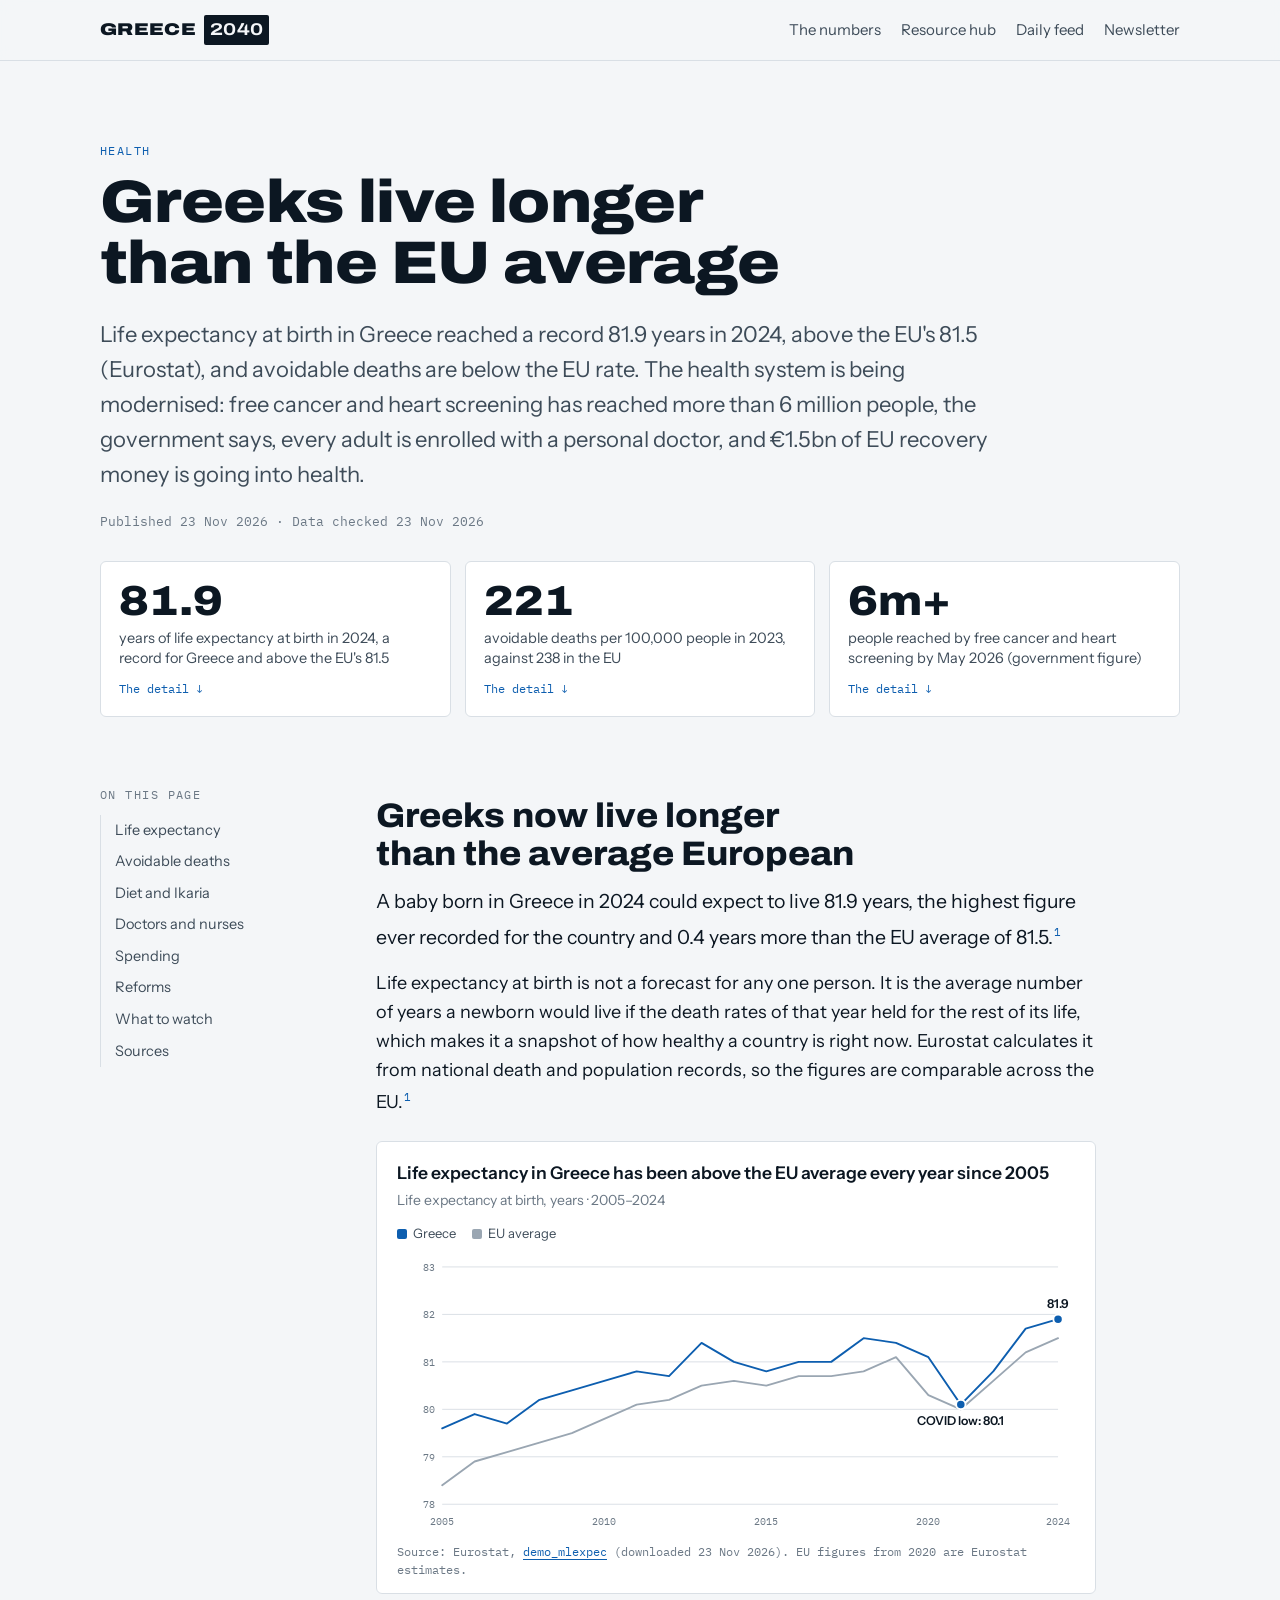
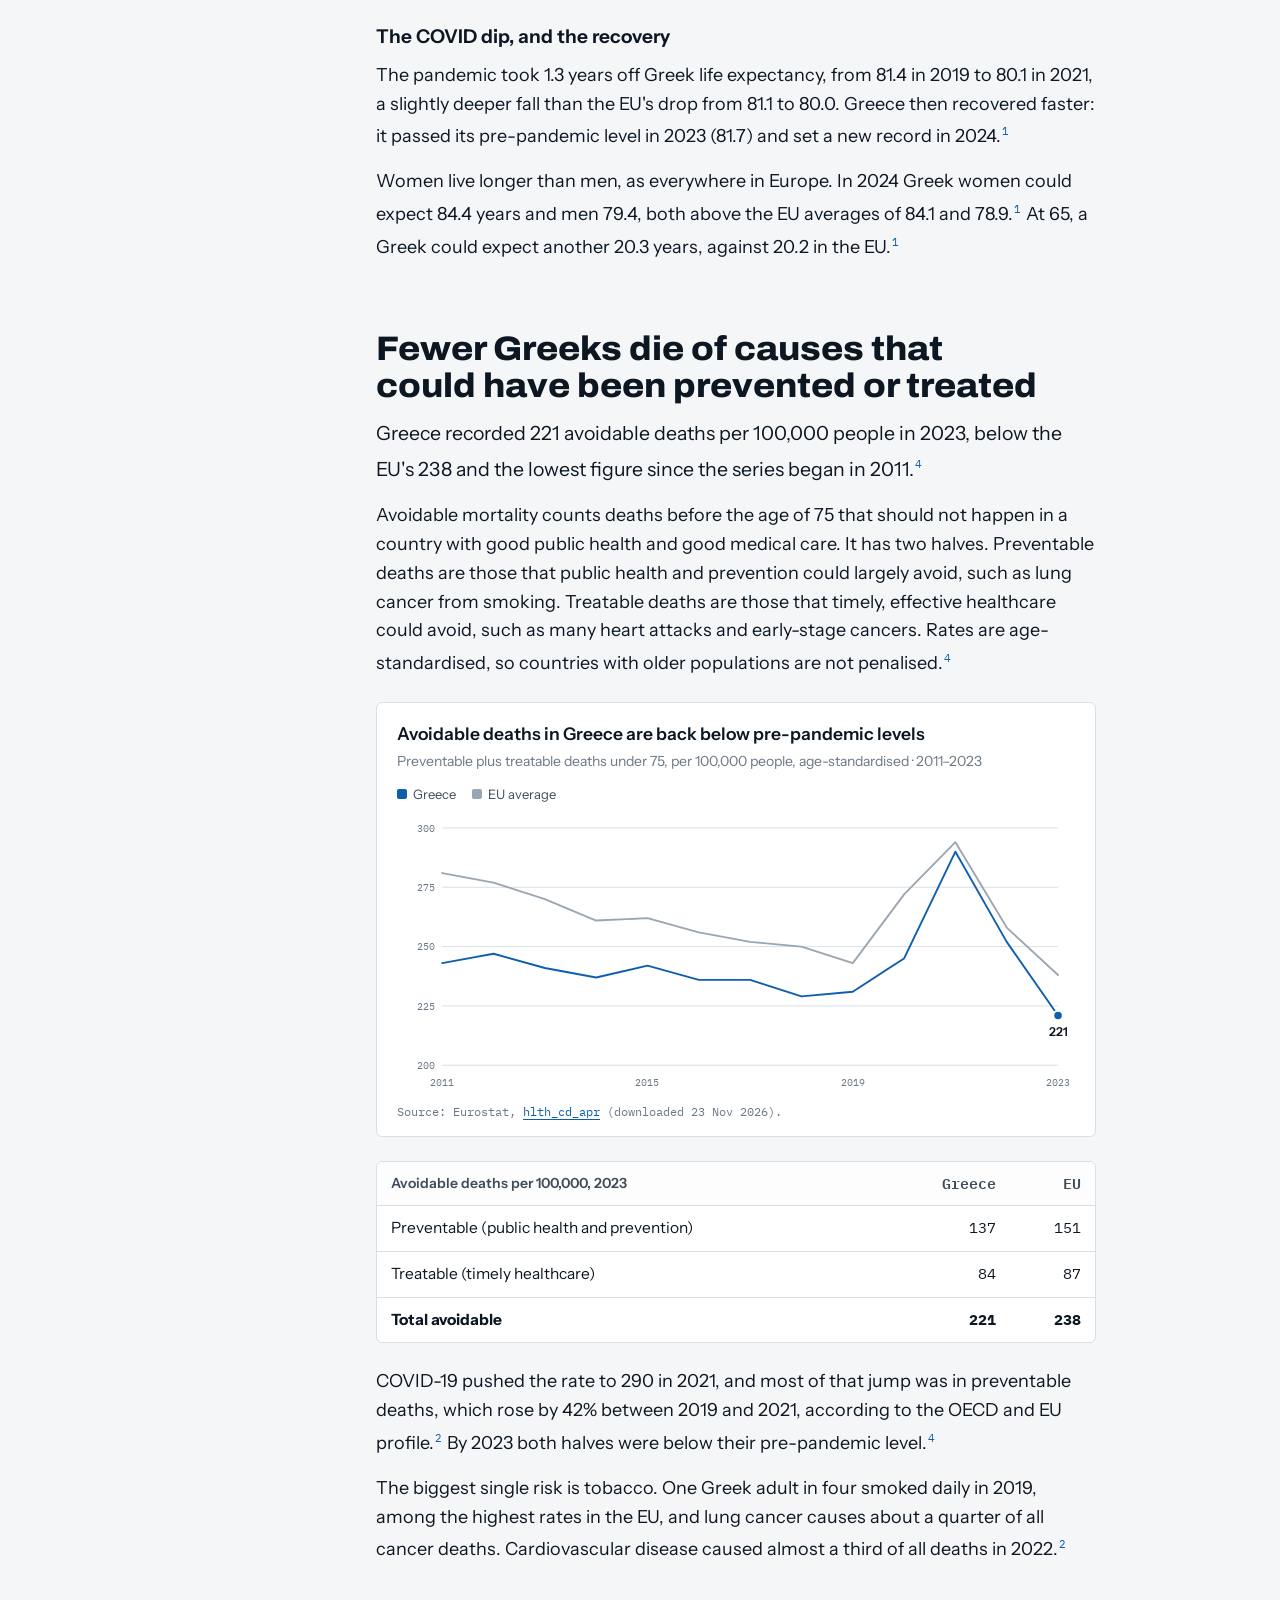
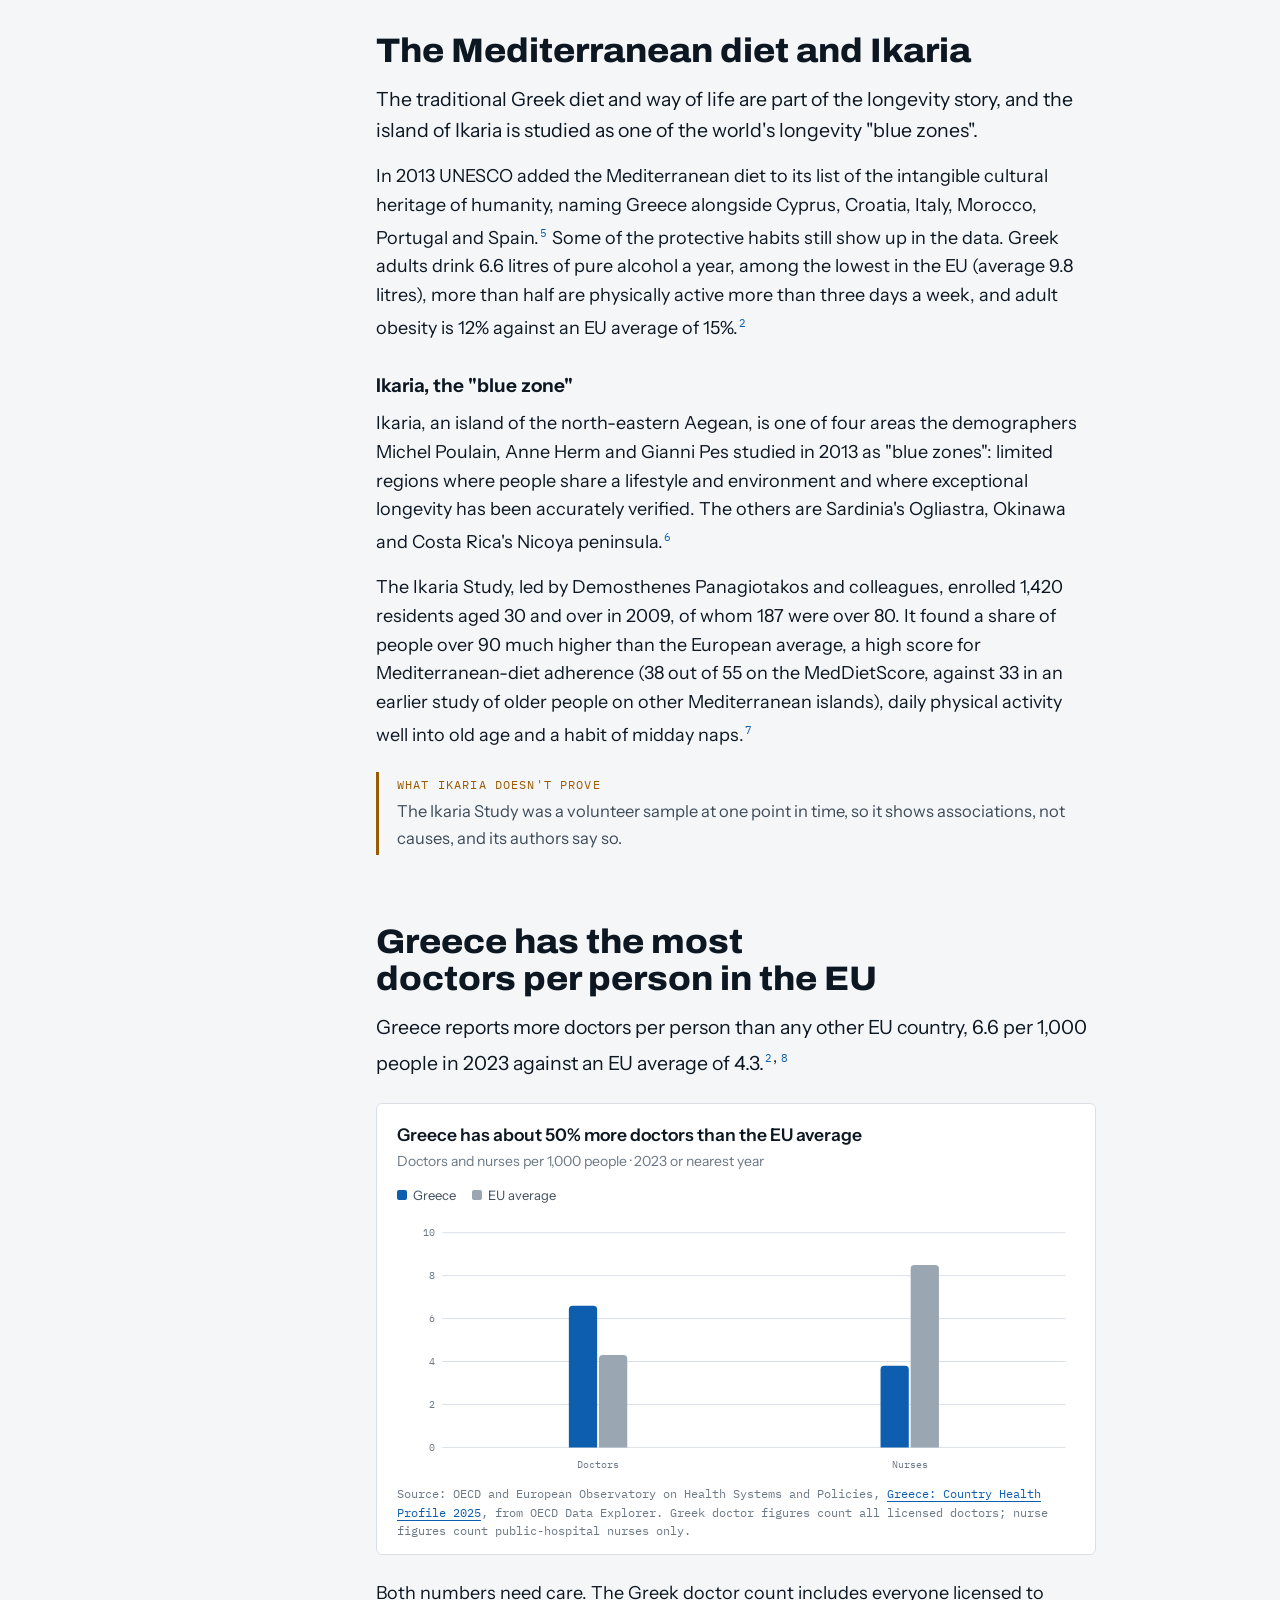
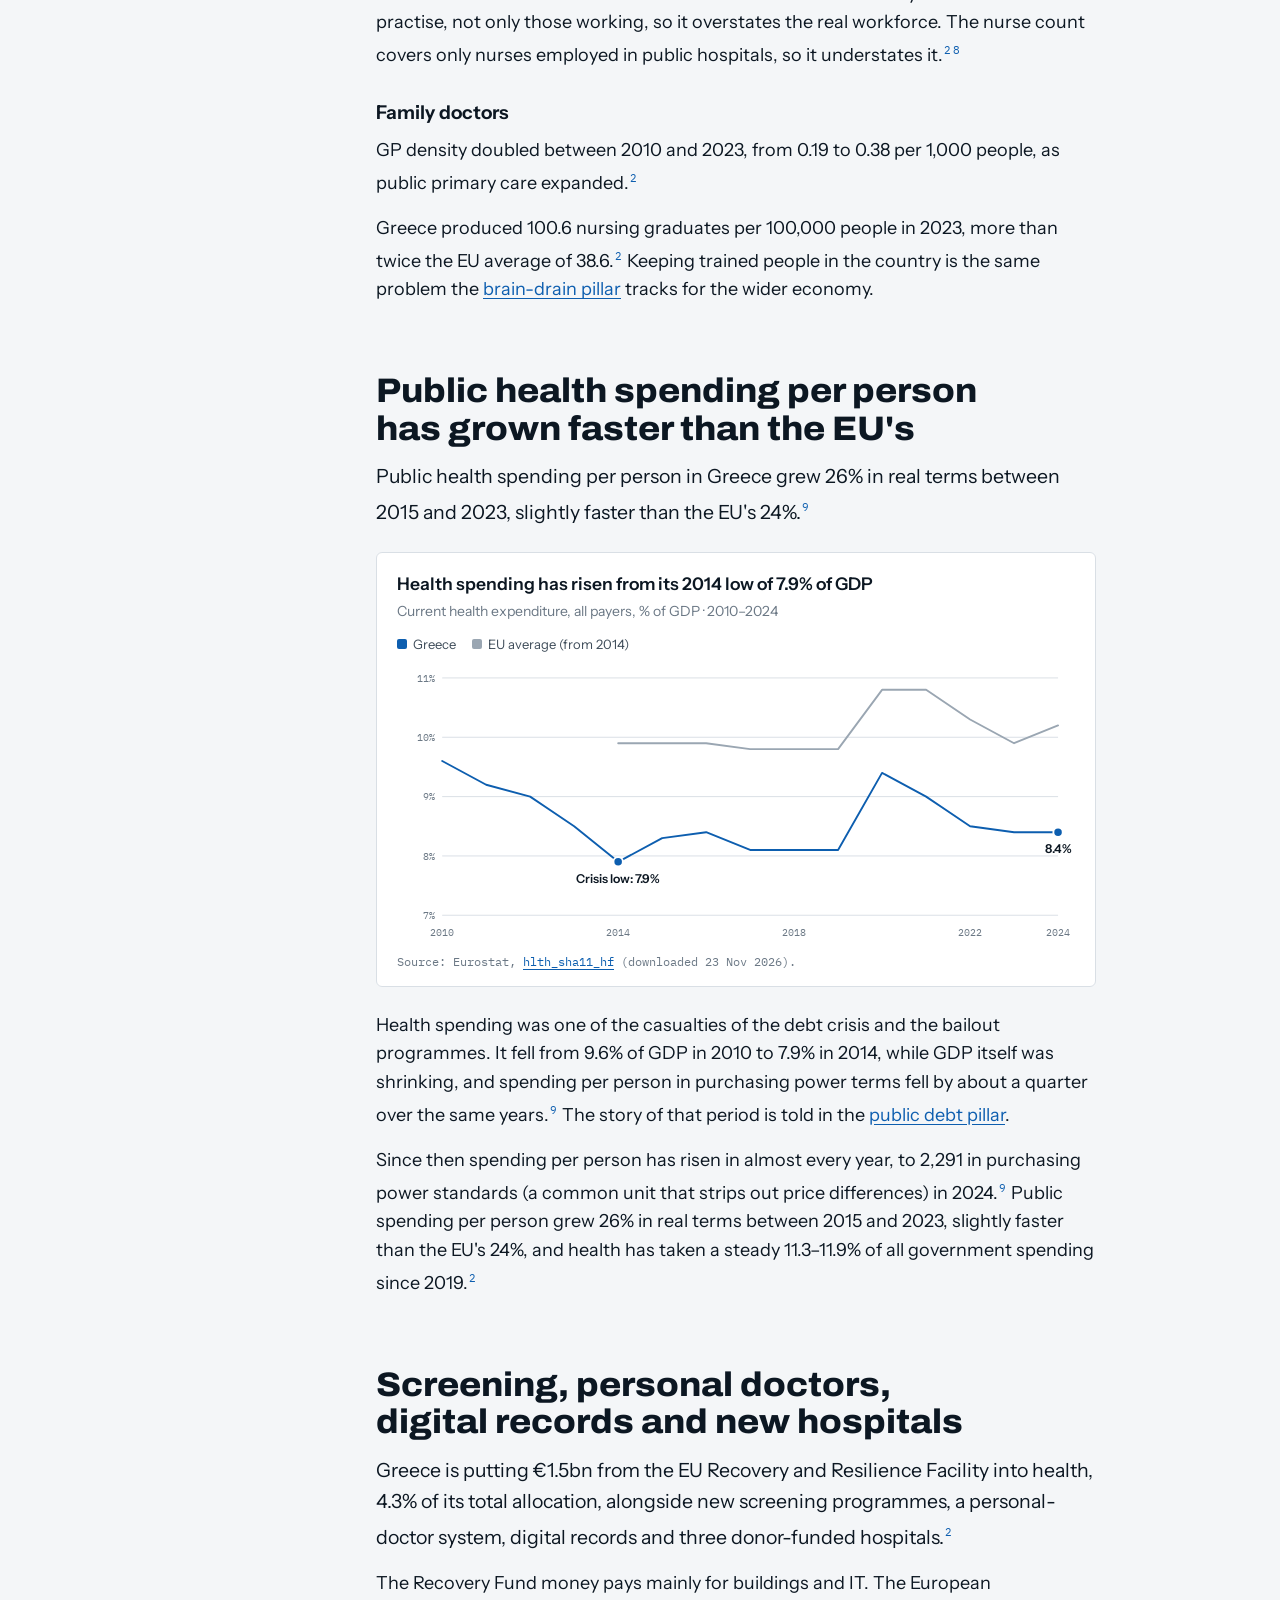
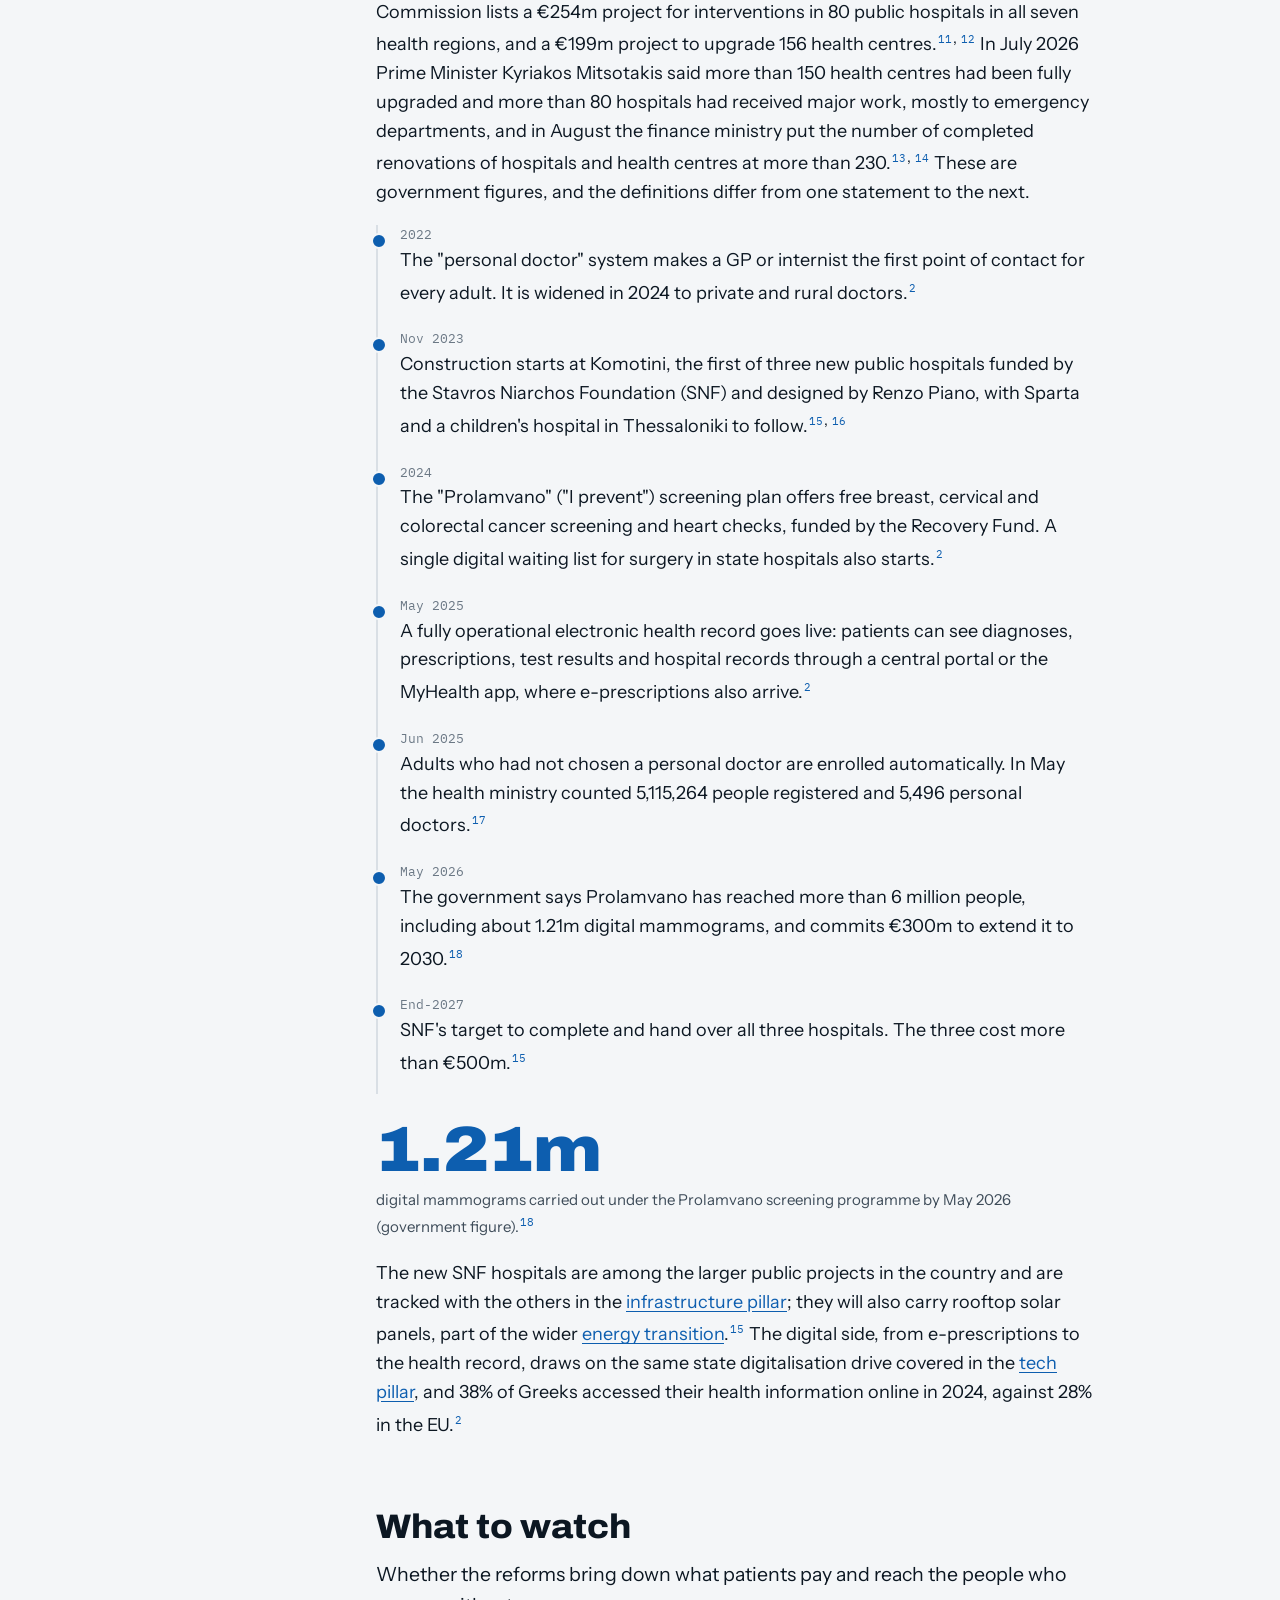
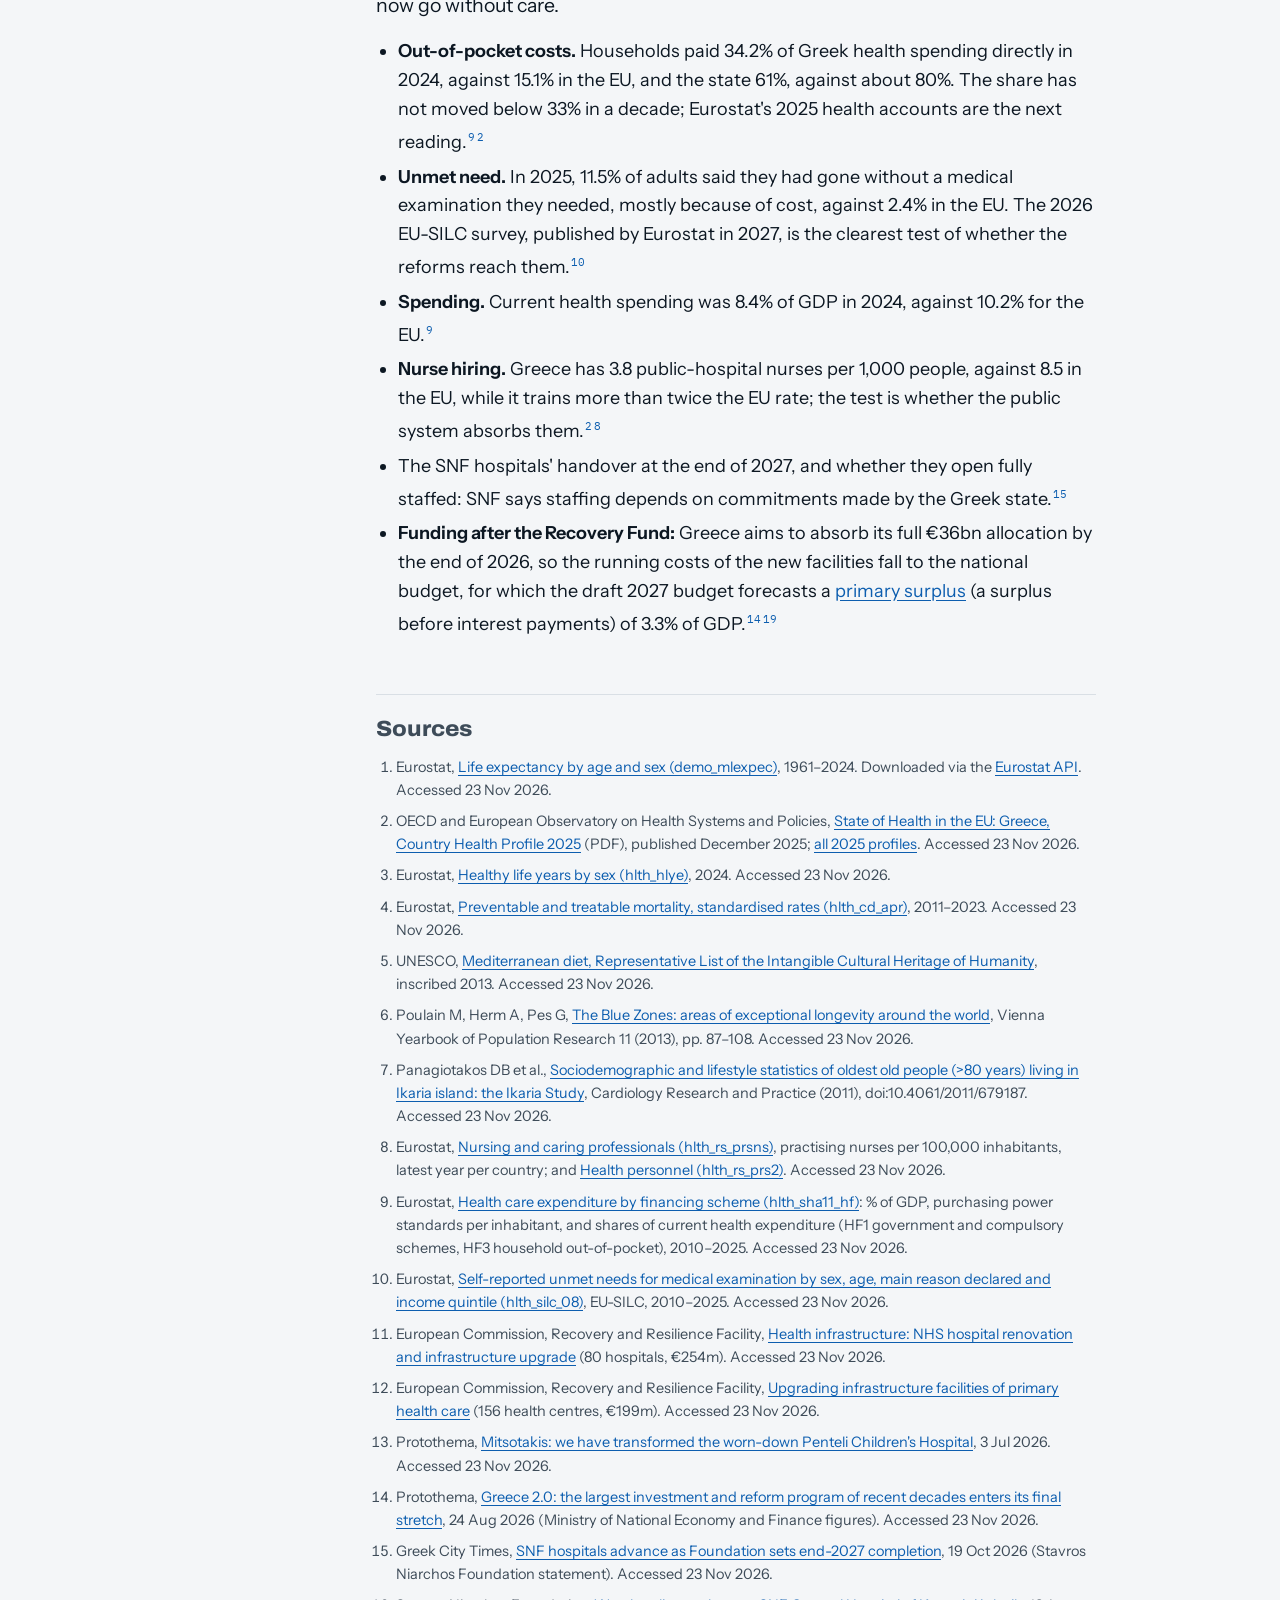
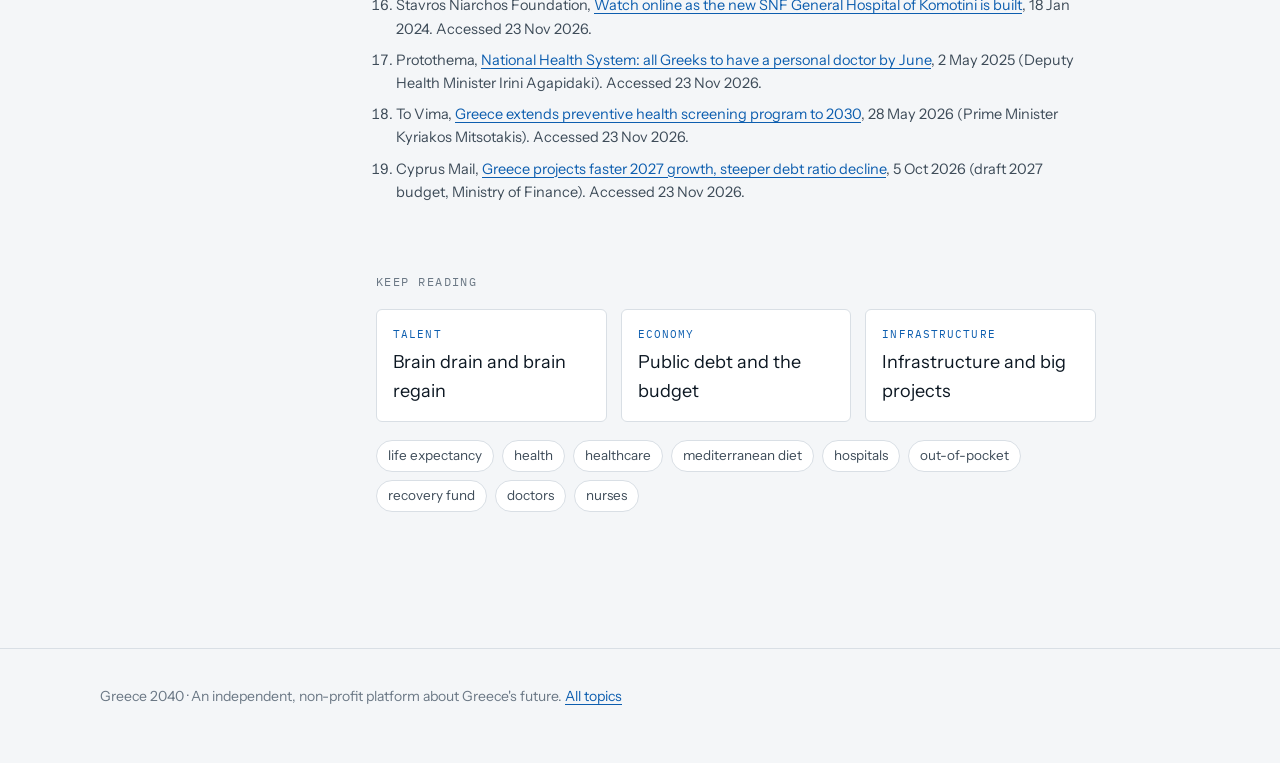
<file: pillars/health.html>
<!doctype html>
<html lang="en">
<head>
<meta charset="utf-8">
<meta name="viewport" content="width=device-width, initial-scale=1, viewport-fit=cover">
<title>Health and life expectancy · Greece 2040</title>
<meta name="description" content="Life expectancy in Greece reached a record 81.9 years in 2024, above the EU's 81.5, but households pay 34% of health costs themselves and unmet medical need is the highest in the EU.">
<meta property="og:title" content="Health and life expectancy · Greece 2040">
<meta property="og:description" content="Greeks live longer than the EU average. The health system that serves them is under repair.">
<meta property="og:type" content="article">
<meta name="theme-color" content="#0C1722">
<link rel="icon" href="data:image/svg+xml,%3Csvg xmlns='http://www.w3.org/2000/svg' viewBox='0 0 64 64'%3E%3Crect width='64' height='64' rx='10' fill='%230D5EAF'/%3E%3Ctext x='32' y='44' font-family='Arial' font-weight='900' font-size='30' text-anchor='middle' fill='%23fff'%3EGR%3C/text%3E%3C/svg%3E">
<link rel="preconnect" href="https://fonts.googleapis.com">
<link rel="preconnect" href="https://fonts.gstatic.com" crossorigin>
<link rel="stylesheet" href="https://fonts.googleapis.com/css2?family=Archivo:wdth,wght@62..125,500..900&family=Instrument+Sans:wght@400;500;600;700&family=IBM+Plex+Mono:wght@400;500&display=swap">
<link rel="stylesheet" href="style.css">
<!-- Hub metadata: read by the resource hub. Keep it valid JSON. -->
<script type="application/json" id="g40-meta">
{
  "slug": "health",
  "title": "Health and life expectancy",
  "category": "Health",
  "summary": "Greeks now live longer than the average European: life expectancy at birth reached a record 81.9 years in 2024, against 81.5 for the EU (Eurostat). Avoidable deaths are below the EU rate. The health system is being modernised: free cancer and heart screening has reached more than 6 million people, the government says, every adult is enrolled with a personal doctor, and €1.5bn of EU recovery money is going into health.",
  "tags": ["life expectancy", "health", "healthcare", "mediterranean diet", "hospitals", "out-of-pocket", "recovery fund", "doctors", "nurses", "eurostat"],
  "updated": "2026-11-23",
  "sections": [
    { "id": "life-expectancy", "title": "Greeks now live longer than the average European", "number": "81.9 years" },
    
    { "id": "avoidable-deaths", "title": "Fewer Greeks die of causes that could have been prevented or treated", "number": "221 per 100k" },
    { "id": "mediterranean-diet", "title": "The Mediterranean diet and Ikaria", "number": "12% adult obesity (EU 15%)" },
    { "id": "doctors-and-nurses", "title": "Greece has the most doctors per person in the EU", "number": "6.6 doctors per 1,000" },
    { "id": "spending", "title": "Public health spending per person has grown faster than the EU's", "number": "+26% per person (real, 2015–23)" },
    { "id": "reforms", "title": "Screening, personal doctors, digital records and new hospitals", "number": "€1.5bn" },
    { "id": "watch", "title": "What to watch", "number": "End-2027 SNF hospitals" }
  ]
}
</script>
<!--BUILD:seo--><link rel="canonical" href="https://greece2040.com/pillars/health.html">
<meta property="og:url" content="https://greece2040.com/pillars/health.html">
<meta property="og:site_name" content="Greece 2040">
<script type="application/ld+json">{"@context": "https://schema.org", "@type": "Article", "headline": "Health and life expectancy", "description": "Greeks now live longer than the average European: life expectancy at birth reached a record 81.9 years in 2024, against 81.5 for the EU (Eurostat). Avoidable deaths are below the EU rate. The health system is being modernised: free cancer and heart screening has reached more than 6 million people, the government says, every adult is enrolled with a personal doctor, and €1.5bn of EU recovery money is going into health.", "datePublished": "2026-11-23", "dateModified": "2026-11-23", "inLanguage": "en", "about": "Health", "keywords": "life expectancy, health, healthcare, mediterranean diet, hospitals, out-of-pocket, recovery fund, doctors, nurses, eurostat", "mainEntityOfPage": "https://greece2040.com/pillars/health.html", "author": {"@type": "Organization", "name": "Greece 2040", "url": "https://greece2040.com/", "description": "An independent, non-profit platform about Greece's future."}, "publisher": {"@type": "Organization", "name": "Greece 2040", "url": "https://greece2040.com/", "description": "An independent, non-profit platform about Greece's future."}, "isPartOf": {"@type": "WebSite", "name": "Greece 2040", "url": "https://greece2040.com/"}}</script>
<!--/BUILD:seo-->
</head>
<body>
<header class="bar">
  <div class="wrap">
    <a class="mark" href="../index.html" aria-label="Greece 2040 home">GREECE <b>2040</b></a>
    <button class="menu-btn" type="button" aria-expanded="false" aria-controls="site-nav" onclick="var o=this.closest('.bar').classList.toggle('menu-open');this.setAttribute('aria-expanded',o)"><i></i>Menu</button>
    <nav id="site-nav" aria-label="Site">
      <a href="../index.html#picture">The numbers</a>
      <a href="../hub.html">Resource hub</a>
      <a href="../index.html#feed">Daily feed</a>
      <a href="../index.html#signup">Newsletter</a>
    </nav>
  </div>
</header>

<main>
  <div class="wrap p-head">
    <div class="tag">Health</div>
    <h1>Greeks live longer than the EU average</h1>
    <p class="answer">Life expectancy at birth in Greece reached a record 81.9 years in 2024, above the EU's 81.5 (Eurostat), and avoidable deaths are below the EU rate. The health system is being modernised: free cancer and heart screening has reached more than 6 million people, the government says, every adult is enrolled with a personal doctor, and €1.5bn of EU recovery money is going into health.</p>
    <div class="dates">Published 23 Nov 2026 · Data checked 23 Nov 2026</div>

    <div class="stat-strip">
      <a href="#life-expectancy"><span class="n">81.9</span><span class="l">years of life expectancy at birth in 2024, a record for Greece and above the EU's 81.5</span><span class="go">The detail ↓</span></a>
      <a href="#avoidable-deaths"><span class="n">221</span><span class="l">avoidable deaths per 100,000 people in 2023, against 238 in the EU</span><span class="go">The detail ↓</span></a>
      <a href="#reforms"><span class="n">6m+</span><span class="l">people reached by free cancer and heart screening by May 2026 (government figure)</span><span class="go">The detail ↓</span></a>
    </div>
  </div>

  <div class="wrap p-body">
    <nav class="toc" aria-label="On this page">
      <div class="eyebrow">On this page</div>
      <ol>
        <li><a href="#life-expectancy">Life expectancy</a></li>
        <li><a href="#avoidable-deaths">Avoidable deaths</a></li>
        <li><a href="#mediterranean-diet">Diet and Ikaria</a></li>
        <li><a href="#doctors-and-nurses">Doctors and nurses</a></li>
        <li><a href="#spending">Spending</a></li>
        <li><a href="#reforms">Reforms</a></li>
        <li><a href="#watch">What to watch</a></li>
        <li><a href="#sources">Sources</a></li>
      </ol>
    </nav>

    <article>
      <section id="life-expectancy">
        <h2>Greeks now live longer than the average European</h2>
        <p class="lead">A baby born in Greece in 2024 could expect to live 81.9 years, the highest figure ever recorded for the country and 0.4 years more than the EU average of 81.5.<sup class="ref"><a href="#s1">1</a></sup></p>
        <p>Life expectancy at birth is not a forecast for any one person. It is the average number of years a newborn would live if the death rates of that year held for the rest of its life, which makes it a snapshot of how healthy a country is right now. Eurostat calculates it from national death and population records, so the figures are comparable across the EU.<sup class="ref"><a href="#s1">1</a></sup></p>

        <figure class="chart" id="chart-le">
          <h3>Life expectancy in Greece has been above the EU average every year since 2005</h3>
          <p class="sub">Life expectancy at birth, years · 2005–2024</p>
          <div class="legend"><span><i style="background:var(--accent)"></i>Greece</span><span><i style="background:var(--series-2)"></i>EU average</span></div>
          <svg viewBox="0 0 720 300" role="img" aria-label="Line chart of life expectancy at birth, 2005 to 2024. Greece rose from 79.6 years in 2005 to 81.4 in 2019, fell to 80.1 in 2021 during COVID-19, then reached a record 81.9 in 2024. The EU average rose from 78.4 to 81.5 over the same period, with a low of 80.0 in 2021."></svg>
          <figcaption class="foot">Source: Eurostat, <a href="https://ec.europa.eu/eurostat/databrowser/view/demo_mlexpec/default/table">demo_mlexpec</a> (downloaded 23 Nov 2026). EU figures from 2020 are Eurostat estimates.</figcaption>
        </figure>

        <h3>The COVID dip, and the recovery</h3>
        <p>The pandemic took 1.3 years off Greek life expectancy, from 81.4 in 2019 to 80.1 in 2021, a slightly deeper fall than the EU's drop from 81.1 to 80.0. Greece then recovered faster: it passed its pre-pandemic level in 2023 (81.7) and set a new record in 2024.<sup class="ref"><a href="#s1">1</a></sup></p>
        <p>Women live longer than men, as everywhere in Europe. In 2024 Greek women could expect 84.4 years and men 79.4, both above the EU averages of 84.1 and 78.9.<sup class="ref"><a href="#s1">1</a></sup> At 65, a Greek could expect another 20.3 years, against 20.2 in the EU.<sup class="ref"><a href="#s1">1</a></sup></p>

      </section>

      <section id="avoidable-deaths">
        <h2>Fewer Greeks die of causes that could have been prevented or treated</h2>
        <p class="lead">Greece recorded 221 avoidable deaths per 100,000 people in 2023, below the EU's 238 and the lowest figure since the series began in 2011.<sup class="ref"><a href="#s4">4</a></sup></p>
        <p>Avoidable mortality counts deaths before the age of 75 that should not happen in a country with good public health and good medical care. It has two halves. Preventable deaths are those that public health and prevention could largely avoid, such as lung cancer from smoking. Treatable deaths are those that timely, effective healthcare could avoid, such as many heart attacks and early-stage cancers. Rates are age-standardised, so countries with older populations are not penalised.<sup class="ref"><a href="#s4">4</a></sup></p>

        <figure class="chart" id="chart-avoid">
          <h3>Avoidable deaths in Greece are back below pre-pandemic levels</h3>
          <p class="sub">Preventable plus treatable deaths under 75, per 100,000 people, age-standardised · 2011–2023</p>
          <div class="legend"><span><i style="background:var(--accent)"></i>Greece</span><span><i style="background:var(--series-2)"></i>EU average</span></div>
          <svg viewBox="0 0 720 300" role="img" aria-label="Line chart of avoidable mortality per 100,000 people, 2011 to 2023. Greece was 243 in 2011, rose to a peak of 290 in 2021 during COVID-19 and fell to 221 in 2023. The EU average fell from 281 in 2011 to 238 in 2023, with a peak of 294 in 2021."></svg>
          <figcaption class="foot">Source: Eurostat, <a href="https://ec.europa.eu/eurostat/databrowser/view/hlth_cd_apr/default/table">hlth_cd_apr</a> (downloaded 23 Nov 2026).</figcaption>
        </figure>

        <div class="table-wrap">
          <table>
            <thead><tr><th>Avoidable deaths per 100,000, 2023</th><th class="num">Greece</th><th class="num">EU</th></tr></thead>
            <tbody>
              <tr><td>Preventable (public health and prevention)</td><td class="num">137</td><td class="num">151</td></tr>
              <tr><td>Treatable (timely healthcare)</td><td class="num">84</td><td class="num">87</td></tr>
              <tr><td><b>Total avoidable</b></td><td class="num"><b>221</b></td><td class="num"><b>238</b></td></tr>
            </tbody>
          </table>
        </div>
        <p>COVID-19 pushed the rate to 290 in 2021, and most of that jump was in preventable deaths, which rose by 42% between 2019 and 2021, according to the OECD and EU profile.<sup class="ref"><a href="#s2">2</a></sup> By 2023 both halves were below their pre-pandemic level.<sup class="ref"><a href="#s4">4</a></sup></p>
        <p>The biggest single risk is tobacco. One Greek adult in four smoked daily in 2019, among the highest rates in the EU, and lung cancer causes about a quarter of all cancer deaths. Cardiovascular disease caused almost a third of all deaths in 2022.<sup class="ref"><a href="#s2">2</a></sup></p>
      </section>

      <section id="mediterranean-diet">
        <h2>The Mediterranean diet and Ikaria</h2>
        <p class="lead">The traditional Greek diet and way of life are part of the longevity story, and the island of Ikaria is studied as one of the world's longevity "blue zones".</p>
        <p>In 2013 UNESCO added the Mediterranean diet to its list of the intangible cultural heritage of humanity, naming Greece alongside Cyprus, Croatia, Italy, Morocco, Portugal and Spain.<sup class="ref"><a href="#s5">5</a></sup> Some of the protective habits still show up in the data. Greek adults drink 6.6 litres of pure alcohol a year, among the lowest in the EU (average 9.8 litres), more than half are physically active more than three days a week, and adult obesity is 12% against an EU average of 15%.<sup class="ref"><a href="#s2">2</a></sup></p>

        <h3>Ikaria, the "blue zone"</h3>
        <p>Ikaria, an island of the north-eastern Aegean, is one of four areas the demographers Michel Poulain, Anne Herm and Gianni Pes studied in 2013 as "blue zones": limited regions where people share a lifestyle and environment and where exceptional longevity has been accurately verified. The others are Sardinia's Ogliastra, Okinawa and Costa Rica's Nicoya peninsula.<sup class="ref"><a href="#s6">6</a></sup></p>
        <p>The Ikaria Study, led by Demosthenes Panagiotakos and colleagues, enrolled 1,420 residents aged 30 and over in 2009, of whom 187 were over 80. It found a share of people over 90 much higher than the European average, a high score for Mediterranean-diet adherence (38 out of 55 on the MedDietScore, against 33 in an earlier study of older people on other Mediterranean islands), daily physical activity well into old age and a habit of midday naps.<sup class="ref"><a href="#s7">7</a></sup></p>

        <div class="caveat"><span class="k">What Ikaria doesn't prove</span><p>The Ikaria Study was a volunteer sample at one point in time, so it shows associations, not causes, and its authors say so.</p></div>
      </section>

      <section id="doctors-and-nurses">
        <h2>Greece has the most doctors per person in the EU</h2>
        <p class="lead">Greece reports more doctors per person than any other EU country, 6.6 per 1,000 people in 2023 against an EU average of 4.3.<sup class="ref"><a href="#s2">2</a>, <a href="#s8">8</a></sup></p>

        <figure class="chart" id="chart-staff">
          <h3>Greece has about 50% more doctors than the EU average</h3>
          <p class="sub">Doctors and nurses per 1,000 people · 2023 or nearest year</p>
          <div class="legend"><span><i style="background:var(--accent)"></i>Greece</span><span><i style="background:var(--series-2)"></i>EU average</span></div>
          <svg viewBox="0 0 720 280" role="img" aria-label="Bar chart comparing staff per 1,000 people. Doctors: Greece 6.6, EU 4.3. Nurses: Greece 3.8, EU 8.5."></svg>
          <figcaption class="foot">Source: OECD and European Observatory on Health Systems and Policies, <a href="https://health.ec.europa.eu/document/download/b9b4092c-b357-4ae3-8d82-d9a252e7e159_en?filename=2025_chp_gr_english.pdf">Greece: Country Health Profile 2025</a>, from OECD Data Explorer. Greek doctor figures count all licensed doctors; nurse figures count public-hospital nurses only.</figcaption>
        </figure>

        <p>Both numbers need care. The Greek doctor count includes everyone licensed to practise, not only those working, so it overstates the real workforce. The nurse count covers only nurses employed in public hospitals, so it understates it.<sup class="ref"><a href="#s2">2</a></sup><sup class="ref"><a href="#s8">8</a></sup></p>
        <h3>Family doctors</h3>
        <p>GP density doubled between 2010 and 2023, from 0.19 to 0.38 per 1,000 people, as public primary care expanded.<sup class="ref"><a href="#s2">2</a></sup></p>
        <p>Greece produced 100.6 nursing graduates per 100,000 people in 2023, more than twice the EU average of 38.6.<sup class="ref"><a href="#s2">2</a></sup> Keeping trained people in the country is the same problem the <a href="talent.html#arrivals-vs-departures">brain-drain pillar</a> tracks for the wider economy.</p>
      </section>

      <section id="spending">
        <h2>Public health spending per person has grown faster than the EU's</h2>
        <p class="lead">Public health spending per person in Greece grew 26% in real terms between 2015 and 2023, slightly faster than the EU's 24%.<sup class="ref"><a href="#s9">9</a></sup></p>

        <figure class="chart" id="chart-gdp">
          <h3>Health spending has risen from its 2014 low of 7.9% of GDP</h3>
          <p class="sub">Current health expenditure, all payers, % of GDP · 2010–2024</p>
          <div class="legend"><span><i style="background:var(--accent)"></i>Greece</span><span><i style="background:var(--series-2)"></i>EU average (from 2014)</span></div>
          <svg viewBox="0 0 720 300" role="img" aria-label="Line chart of health spending as a share of GDP. Greece fell from 9.6% in 2010 to 7.9% in 2014, rose to 9.4% in 2020 and was 8.4% in 2024. The EU average was 9.9% in 2014, 10.8% in 2020 and 10.2% in 2024."></svg>
          <figcaption class="foot">Source: Eurostat, <a href="https://ec.europa.eu/eurostat/databrowser/view/hlth_sha11_hf/default/table">hlth_sha11_hf</a> (downloaded 23 Nov 2026).</figcaption>
        </figure>

        <p>Health spending was one of the casualties of the debt crisis and the bailout programmes. It fell from 9.6% of GDP in 2010 to 7.9% in 2014, while GDP itself was shrinking, and spending per person in purchasing power terms fell by about a quarter over the same years.<sup class="ref"><a href="#s9">9</a></sup> The story of that period is told in the <a href="public-finances.html#debt">public debt pillar</a>.</p>
        <p>Since then spending per person has risen in almost every year, to 2,291 in purchasing power standards (a common unit that strips out price differences) in 2024.<sup class="ref"><a href="#s9">9</a></sup> Public spending per person grew 26% in real terms between 2015 and 2023, slightly faster than the EU's 24%, and health has taken a steady 11.3–11.9% of all government spending since 2019.<sup class="ref"><a href="#s2">2</a></sup></p>
      </section>

      <section id="reforms">
        <h2>Screening, personal doctors, digital records and new hospitals</h2>
        <p class="lead">Greece is putting €1.5bn from the EU Recovery and Resilience Facility into health, 4.3% of its total allocation, alongside new screening programmes, a personal-doctor system, digital records and three donor-funded hospitals.<sup class="ref"><a href="#s2">2</a></sup></p>
        <p>The Recovery Fund money pays mainly for buildings and IT. The European Commission lists a €254m project for interventions in 80 public hospitals in all seven health regions, and a €199m project to upgrade 156 health centres.<sup class="ref"><a href="#s11">11</a>, <a href="#s12">12</a></sup> In July 2026 Prime Minister Kyriakos Mitsotakis said more than 150 health centres had been fully upgraded and more than 80 hospitals had received major work, mostly to emergency departments, and in August the finance ministry put the number of completed renovations of hospitals and health centres at more than 230.<sup class="ref"><a href="#s13">13</a>, <a href="#s14">14</a></sup> These are government figures, and the definitions differ from one statement to the next.</p>

        <ul class="timeline">
          <li><span class="when">2022</span>The "personal doctor" system makes a GP or internist the first point of contact for every adult. It is widened in 2024 to private and rural doctors.<sup class="ref"><a href="#s2">2</a></sup></li>
          <li><span class="when">Nov 2023</span>Construction starts at Komotini, the first of three new public hospitals funded by the Stavros Niarchos Foundation (SNF) and designed by Renzo Piano, with Sparta and a children's hospital in Thessaloniki to follow.<sup class="ref"><a href="#s15">15</a>, <a href="#s16">16</a></sup></li>
          <li><span class="when">2024</span>The "Prolamvano" ("I prevent") screening plan offers free breast, cervical and colorectal cancer screening and heart checks, funded by the Recovery Fund. A single digital waiting list for surgery in state hospitals also starts.<sup class="ref"><a href="#s2">2</a></sup></li>
          <li><span class="when">May 2025</span>A fully operational electronic health record goes live: patients can see diagnoses, prescriptions, test results and hospital records through a central portal or the MyHealth app, where e-prescriptions also arrive.<sup class="ref"><a href="#s2">2</a></sup></li>
          <li><span class="when">Jun 2025</span>Adults who had not chosen a personal doctor are enrolled automatically. In May the health ministry counted 5,115,264 people registered and 5,496 personal doctors.<sup class="ref"><a href="#s17">17</a></sup></li>
          <li><span class="when">May 2026</span>The government says Prolamvano has reached more than 6 million people, including about 1.21m digital mammograms, and commits €300m to extend it to 2030.<sup class="ref"><a href="#s18">18</a></sup></li>
          <li><span class="when">End-2027</span>SNF's target to complete and hand over all three hospitals. The three cost more than €500m.<sup class="ref"><a href="#s15">15</a></sup></li>
        </ul>

        <div class="big-number">1.21m</div>
        <p class="cap">digital mammograms carried out under the Prolamvano screening programme by May 2026 (government figure).<sup class="ref"><a href="#s18">18</a></sup></p>

        <p>The new SNF hospitals are among the larger public projects in the country and are tracked with the others in the <a href="infrastructure.html">infrastructure pillar</a>; they will also carry rooftop solar panels, part of the wider <a href="energy.html">energy transition</a>.<sup class="ref"><a href="#s15">15</a></sup> The digital side, from e-prescriptions to the health record, draws on the same state digitalisation drive covered in the <a href="tech.html">tech pillar</a>, and 38% of Greeks accessed their health information online in 2024, against 28% in the EU.<sup class="ref"><a href="#s2">2</a></sup></p>

      </section>

      <section id="watch">
        <h2>What to watch</h2>
        <p class="lead">Whether the reforms bring down what patients pay and reach the people who now go without care.</p>
        <ul>
          <li><strong>Out-of-pocket costs.</strong> Households paid 34.2% of Greek health spending directly in 2024, against 15.1% in the EU, and the state 61%, against about 80%. The share has not moved below 33% in a decade; Eurostat's 2025 health accounts are the next reading.<sup class="ref"><a href="#s9">9</a></sup><sup class="ref"><a href="#s2">2</a></sup></li>
          <li><strong>Unmet need.</strong> In 2025, 11.5% of adults said they had gone without a medical examination they needed, mostly because of cost, against 2.4% in the EU. The 2026 EU-SILC survey, published by Eurostat in 2027, is the clearest test of whether the reforms reach them.<sup class="ref"><a href="#s10">10</a></sup></li>
          <li><strong>Spending.</strong> Current health spending was 8.4% of GDP in 2024, against 10.2% for the EU.<sup class="ref"><a href="#s9">9</a></sup></li>
          <li><strong>Nurse hiring.</strong> Greece has 3.8 public-hospital nurses per 1,000 people, against 8.5 in the EU, while it trains more than twice the EU rate; the test is whether the public system absorbs them.<sup class="ref"><a href="#s2">2</a></sup><sup class="ref"><a href="#s8">8</a></sup></li>
          <li>The SNF hospitals' handover at the end of 2027, and whether they open fully staffed: SNF says staffing depends on commitments made by the Greek state.<sup class="ref"><a href="#s15">15</a></sup></li>
          <li><strong>Funding after the Recovery Fund:</strong> Greece aims to absorb its full €36bn allocation by the end of 2026, so the running costs of the new facilities fall to the national budget, for which the draft 2027 budget forecasts a <a href="public-finances.html#surplus">primary surplus</a> (a surplus before interest payments) of 3.3% of GDP.<sup class="ref"><a href="#s14">14</a></sup><sup class="ref"><a href="#s19">19</a></sup></li>
        </ul>
      </section>

      <section class="sources" id="sources">
        <h2>Sources</h2>
        <ol>
          <li id="s1">Eurostat, <a href="https://ec.europa.eu/eurostat/databrowser/view/demo_mlexpec/default/table">Life expectancy by age and sex (demo_mlexpec)</a>, 1961–2024. Downloaded via the <a href="https://ec.europa.eu/eurostat/api/dissemination/statistics/1.0/data/demo_mlexpec?geo=EL&amp;geo=EU27_2020&amp;sex=T&amp;age=Y_LT1&amp;unit=YR">Eurostat API</a>. Accessed 23 Nov 2026.</li>
          <li id="s2">OECD and European Observatory on Health Systems and Policies, <a href="https://health.ec.europa.eu/document/download/b9b4092c-b357-4ae3-8d82-d9a252e7e159_en?filename=2025_chp_gr_english.pdf">State of Health in the EU: Greece, Country Health Profile 2025</a> (PDF), published December 2025; <a href="https://health.ec.europa.eu/state-health-eu/country-health-profiles/country-health-profiles-2025_en">all 2025 profiles</a>. Accessed 23 Nov 2026.</li>
          <li id="s3">Eurostat, <a href="https://ec.europa.eu/eurostat/databrowser/view/hlth_hlye/default/table">Healthy life years by sex (hlth_hlye)</a>, 2024. Accessed 23 Nov 2026.</li>
          <li id="s4">Eurostat, <a href="https://ec.europa.eu/eurostat/databrowser/view/hlth_cd_apr/default/table">Preventable and treatable mortality, standardised rates (hlth_cd_apr)</a>, 2011–2023. Accessed 23 Nov 2026.</li>
          <li id="s5">UNESCO, <a href="https://ich.unesco.org/en/RL/mediterranean-diet-00884">Mediterranean diet, Representative List of the Intangible Cultural Heritage of Humanity</a>, inscribed 2013. Accessed 23 Nov 2026.</li>
          <li id="s6">Poulain M, Herm A, Pes G, <a href="https://doi.org/10.1553/populationyearbook2013s87">The Blue Zones: areas of exceptional longevity around the world</a>, Vienna Yearbook of Population Research 11 (2013), pp. 87–108. Accessed 23 Nov 2026.</li>
          <li id="s7">Panagiotakos DB et al., <a href="https://pmc.ncbi.nlm.nih.gov/articles/PMC3051199/">Sociodemographic and lifestyle statistics of oldest old people (&gt;80 years) living in Ikaria island: the Ikaria Study</a>, Cardiology Research and Practice (2011), doi:10.4061/2011/679187. Accessed 23 Nov 2026.</li>
          <li id="s8">Eurostat, <a href="https://ec.europa.eu/eurostat/databrowser/view/hlth_rs_prsns/default/table">Nursing and caring professionals (hlth_rs_prsns)</a>, practising nurses per 100,000 inhabitants, latest year per country; and <a href="https://ec.europa.eu/eurostat/databrowser/view/hlth_rs_prs2/default/table">Health personnel (hlth_rs_prs2)</a>. Accessed 23 Nov 2026.</li>
          <li id="s9">Eurostat, <a href="https://ec.europa.eu/eurostat/databrowser/view/hlth_sha11_hf/default/table">Health care expenditure by financing scheme (hlth_sha11_hf)</a>: % of GDP, purchasing power standards per inhabitant, and shares of current health expenditure (HF1 government and compulsory schemes, HF3 household out-of-pocket), 2010–2025. Accessed 23 Nov 2026.</li>
          <li id="s10">Eurostat, <a href="https://ec.europa.eu/eurostat/databrowser/view/hlth_silc_08/default/table">Self-reported unmet needs for medical examination by sex, age, main reason declared and income quintile (hlth_silc_08)</a>, EU-SILC, 2010–2025. Accessed 23 Nov 2026.</li>
          <li id="s11">European Commission, Recovery and Resilience Facility, <a href="https://reforms-investments.ec.europa.eu/projects/health-infrastructure-nhs-hospital-renovation-and-infrastructure-upgradehippocratio-general-hospital_en">Health infrastructure: NHS hospital renovation and infrastructure upgrade</a> (80 hospitals, €254m). Accessed 23 Nov 2026.</li>
          <li id="s12">European Commission, Recovery and Resilience Facility, <a href="https://reforms-investments.ec.europa.eu/projects/upgrading-infrastructure-facilities-primary-health-caremegara-health-center_en">Upgrading infrastructure facilities of primary health care</a> (156 health centres, €199m). Accessed 23 Nov 2026.</li>
          <li id="s13">Protothema, <a href="https://en.protothema.gr/2026/07/03/mitsotakis-we-have-transformed-the-worn-down-penteli-childrens-hospital-into-a-state-of-the-art-paediatric-hospital/">Mitsotakis: we have transformed the worn-down Penteli Children's Hospital</a>, 3 Jul 2026. Accessed 23 Nov 2026.</li>
          <li id="s14">Protothema, <a href="https://en.protothema.gr/2026/08/24/greece-2-0-the-largest-investment-and-reform-program-of-recent-decades-enters-its-final-stretch/">Greece 2.0: the largest investment and reform program of recent decades enters its final stretch</a>, 24 Aug 2026 (Ministry of National Economy and Finance figures). Accessed 23 Nov 2026.</li>
          <li id="s15">Greek City Times, <a href="https://greekcitytimes.com/2026/10/19/snf-hospitals-2027/">SNF hospitals advance as Foundation sets end-2027 completion</a>, 19 Oct 2026 (Stavros Niarchos Foundation statement). Accessed 23 Nov 2026.</li>
          <li id="s16">Stavros Niarchos Foundation, <a href="https://www.snf.org/en/news-stories/news/announcements/watch-online-as-the-new-snf-general-hospital-of-komotini-is-built/">Watch online as the new SNF General Hospital of Komotini is built</a>, 18 Jan 2024. Accessed 23 Nov 2026.</li>
          <li id="s17">Protothema, <a href="https://en.protothema.gr/2025/05/02/national-health-system-all-greeks-to-have-a-personal-doctor-by-june/">National Health System: all Greeks to have a personal doctor by June</a>, 2 May 2025 (Deputy Health Minister Irini Agapidaki). Accessed 23 Nov 2026.</li>
          <li id="s18">To Vima, <a href="https://www.tovima.com/society/greece-extends-preventive-health-screening-program-to-2030/">Greece extends preventive health screening program to 2030</a>, 28 May 2026 (Prime Minister Kyriakos Mitsotakis). Accessed 23 Nov 2026.</li>
          <li id="s19">Cyprus Mail, <a href="https://cyprus-mail.com/2026/10/05/greece-projects-faster-2027-growth-steeper-debt-ratio-decline">Greece projects faster 2027 growth, steeper debt ratio decline</a>, 5 Oct 2026 (draft 2027 budget, Ministry of Finance). Accessed 23 Nov 2026.</li>
        </ol>
      </section>

      <section>
        <div class="eyebrow">Keep reading</div>
        <div class="related">
          <a href="talent.html"><span class="tag">Talent</span>Brain drain and brain regain</a>
          <a href="public-finances.html"><span class="tag">Economy</span>Public debt and the budget</a>
          <a href="infrastructure.html"><span class="tag">Infrastructure</span>Infrastructure and big projects</a>
        </div>
        <div class="tags">
          <a href="../hub.html?tag=life%20expectancy">life expectancy</a>
          <a href="../hub.html?tag=health">health</a>
          <a href="../hub.html?tag=healthcare">healthcare</a>
          <a href="../hub.html?tag=mediterranean%20diet">mediterranean diet</a>
          <a href="../hub.html?tag=hospitals">hospitals</a>
          <a href="../hub.html?tag=out-of-pocket">out-of-pocket</a>
          <a href="../hub.html?tag=recovery%20fund">recovery fund</a>
          <a href="../hub.html?tag=doctors">doctors</a>
          <a href="../hub.html?tag=nurses">nurses</a>
        </div>
      </section>
    </article>
  </div>
</main>

<footer><div class="wrap">Greece 2040 · An independent, non-profit platform about Greece's future. <a href="../hub.html">All topics</a></div></footer>

<script src="charts.js"></script>
<script>
  /*DATA*/const D = {"le":{"EL":[[2005,79.6],[2006,79.9],[2007,79.7],[2008,80.2],[2009,80.4],[2010,80.6],[2011,80.8],[2012,80.7],[2013,81.4],[2014,81.0],[2015,80.8],[2016,81.0],[2017,81.0],[2018,81.5],[2019,81.4],[2020,81.1],[2021,80.1],[2022,80.8],[2023,81.7],[2024,81.9]],"EU27_2020":[[2005,78.4],[2006,78.9],[2007,79.1],[2008,79.3],[2009,79.5],[2010,79.8],[2011,80.1],[2012,80.2],[2013,80.5],[2014,80.6],[2015,80.5],[2016,80.7],[2017,80.7],[2018,80.8],[2019,81.1],[2020,80.3],[2021,80.0],[2022,80.6],[2023,81.2],[2024,81.5]]},"leRank":[["Spain",84.0,2024],["Sweden",83.8,2024],["Italy",83.7,2024],["Cyprus",83.5,2024],["Luxembourg",83.2,2024],["Ireland",83.1,2024],["France",83.0,2024],["Malta",83.0,2024],["Portugal",82.8,2024],["Belgium",82.4,2024],["Finland",82.2,2024],["Austria",82.1,2024],["Slovenia",82.1,2024],["Denmark",82.0,2024],["Greece",81.9,2024],["Netherlands",81.9,2024],["EU average",81.5,2024],["Germany",81.2,2024],["Czechia",80.1,2024],["Estonia",79.4,2024],["Croatia",78.9,2024],["Poland",78.5,2024],["Slovakia",78.4,2024],["Lithuania",77.5,2024],["Hungary",76.8,2024],["Romania",76.5,2024],["Latvia",76.4,2024],["Bulgaria",75.8,2024]],"avoid":{"EL":[[2011,243.0],[2012,247.0],[2013,241.0],[2014,237.0],[2015,242.0],[2016,236.0],[2017,236.0],[2018,229.0],[2019,231.0],[2020,245.0],[2021,290.0],[2022,252.0],[2023,221.0]],"EU27_2020":[[2011,281.0],[2012,277.0],[2013,270.0],[2014,261.0],[2015,262.0],[2016,256.0],[2017,252.0],[2018,250.0],[2019,243.0],[2020,272.0],[2021,294.0],[2022,258.0],[2023,238.0]]},"gdp":{"EL":[[2010,9.6],[2011,9.2],[2012,9.0],[2013,8.5],[2014,7.9],[2015,8.3],[2016,8.4],[2017,8.1],[2018,8.1],[2019,8.1],[2020,9.4],[2021,9.0],[2022,8.5],[2023,8.4],[2024,8.4]],"EU27_2020":[[2014,9.9],[2015,9.9],[2016,9.9],[2017,9.8],[2018,9.8],[2019,9.8],[2020,10.8],[2021,10.8],[2022,10.3],[2023,9.9],[2024,10.2]]},"oopRank":[["Greece",34.2,2024],["Bulgaria",34.1,2024],["Latvia",31.9,2024],["Lithuania",30.3,2025],["Malta",29.6,2024],["Portugal",27.8,2025],["Hungary",26.2,2025],["Italy",22.3,2025],["Romania",22.0,2024],["Belgium",21.8,2024],["Estonia",21.5,2025],["Spain",21.5,2024],["Slovakia",20.2,2024],["Cyprus",16.9,2024],["Austria",16.6,2025],["Poland",16.6,2024],["EU average",15.1,2024],["Denmark",14.6,2025],["Finland",14.5,2024],["Czechia",13.6,2025],["Sweden",13.3,2025],["Slovenia",12.3,2025],["Netherlands",11.9,2025],["Germany",10.8,2025],["France",10.3,2025],["Ireland",10.2,2025],["Croatia",8.6,2024],["Luxembourg",8.4,2025]],"unmet":{"EL":[[2010,5.5],[2011,7.5],[2012,8.0],[2013,9.0],[2014,10.9],[2015,12.3],[2016,13.1],[2017,10.0],[2018,8.8],[2019,8.1],[2020,6.5],[2021,6.4],[2022,9.0],[2023,11.6],[2024,12.1],[2025,11.5]],"EU27_2020":[[2010,3.5],[2011,3.7],[2012,3.8],[2013,4.0],[2014,3.9],[2015,3.3],[2016,2.8],[2017,1.6],[2018,1.8],[2019,1.7],[2020,1.9],[2021,2.0],[2022,2.2],[2023,2.4],[2024,2.5],[2025,2.4]]}};/*END*/
  const fmt1 = (v) => v.toFixed(1);
  G40.line('chart-le', {
    x0: 2005, x1: 2024, y0: 78, y1: 83, yTicks: [78, 79, 80, 81, 82, 83], xTicks: [2005, 2010, 2015, 2020, 2024], unit: '',
    series: [
      { name: 'Greece', color: 'var(--accent)', data: D.le.EL },
      { name: 'EU average', color: 'var(--series-2)', data: D.le.EU27_2020 }
    ],
    marks: [[2021, 80.1, 'COVID low: 80.1', 22], [2024, 81.9, '81.9', -12]],
    tip: (p) => p[2] + ', ' + p[0] + ': ' + fmt1(p[1]) + ' years'
  });
  G40.line('chart-avoid', {
    x0: 2011, x1: 2023, y0: 200, y1: 300, yTicks: [200, 225, 250, 275, 300], xTicks: [2011, 2015, 2019, 2023], k: false,
    series: [
      { name: 'Greece', color: 'var(--accent)', data: D.avoid.EL },
      { name: 'EU average', color: 'var(--series-2)', data: D.avoid.EU27_2020 }
    ],
    marks: [[2023, 221, '221', 22]],
    tip: (p) => p[2] + ', ' + p[0] + ': ' + p[1] + ' per 100,000'
  });
  G40.bar('chart-staff', {
    data: [['Doctors', 6.6, 4.3], ['Nurses', 3.8, 8.5]], names: ['Greece', 'EU average'],
    max: 10, ticks: [0, 2, 4, 6, 8, 10], fmt: (v) => v.toFixed(v % 1 ? 1 : 0)
  });
  G40.line('chart-gdp', {
    x0: 2010, x1: 2024, y0: 7, y1: 11, yTicks: [7, 8, 9, 10, 11], xTicks: [2010, 2014, 2018, 2022, 2024], unit: '%',
    series: [
      { name: 'Greece', color: 'var(--accent)', data: D.gdp.EL },
      { name: 'EU average', color: 'var(--series-2)', data: D.gdp.EU27_2020 }
    ],
    marks: [[2014, 7.9, 'Crisis low: 7.9%', 22], [2024, 8.4, '8.4%', 22]],
    tip: (p) => p[2] + ', ' + p[0] + ': ' + fmt1(p[1]) + '% of GDP'
  });
</script>
</body>
</html>
</file>
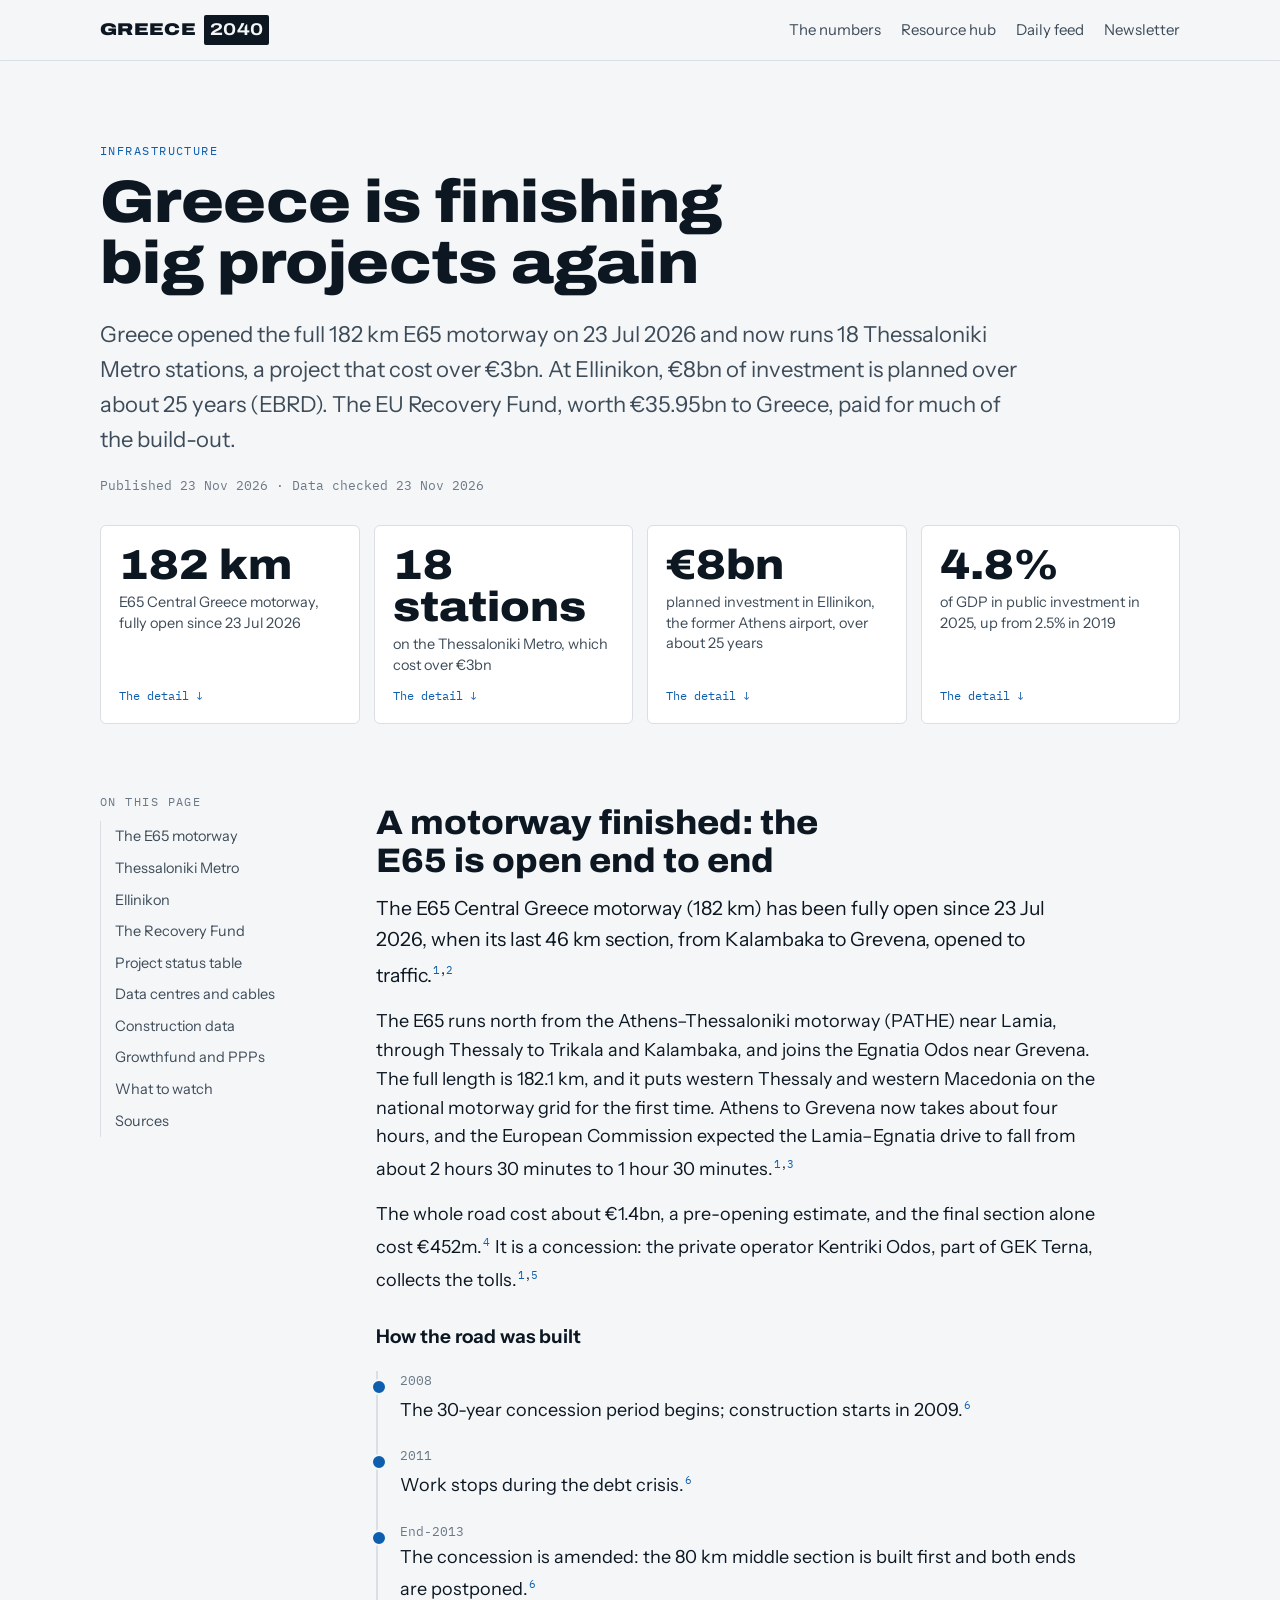
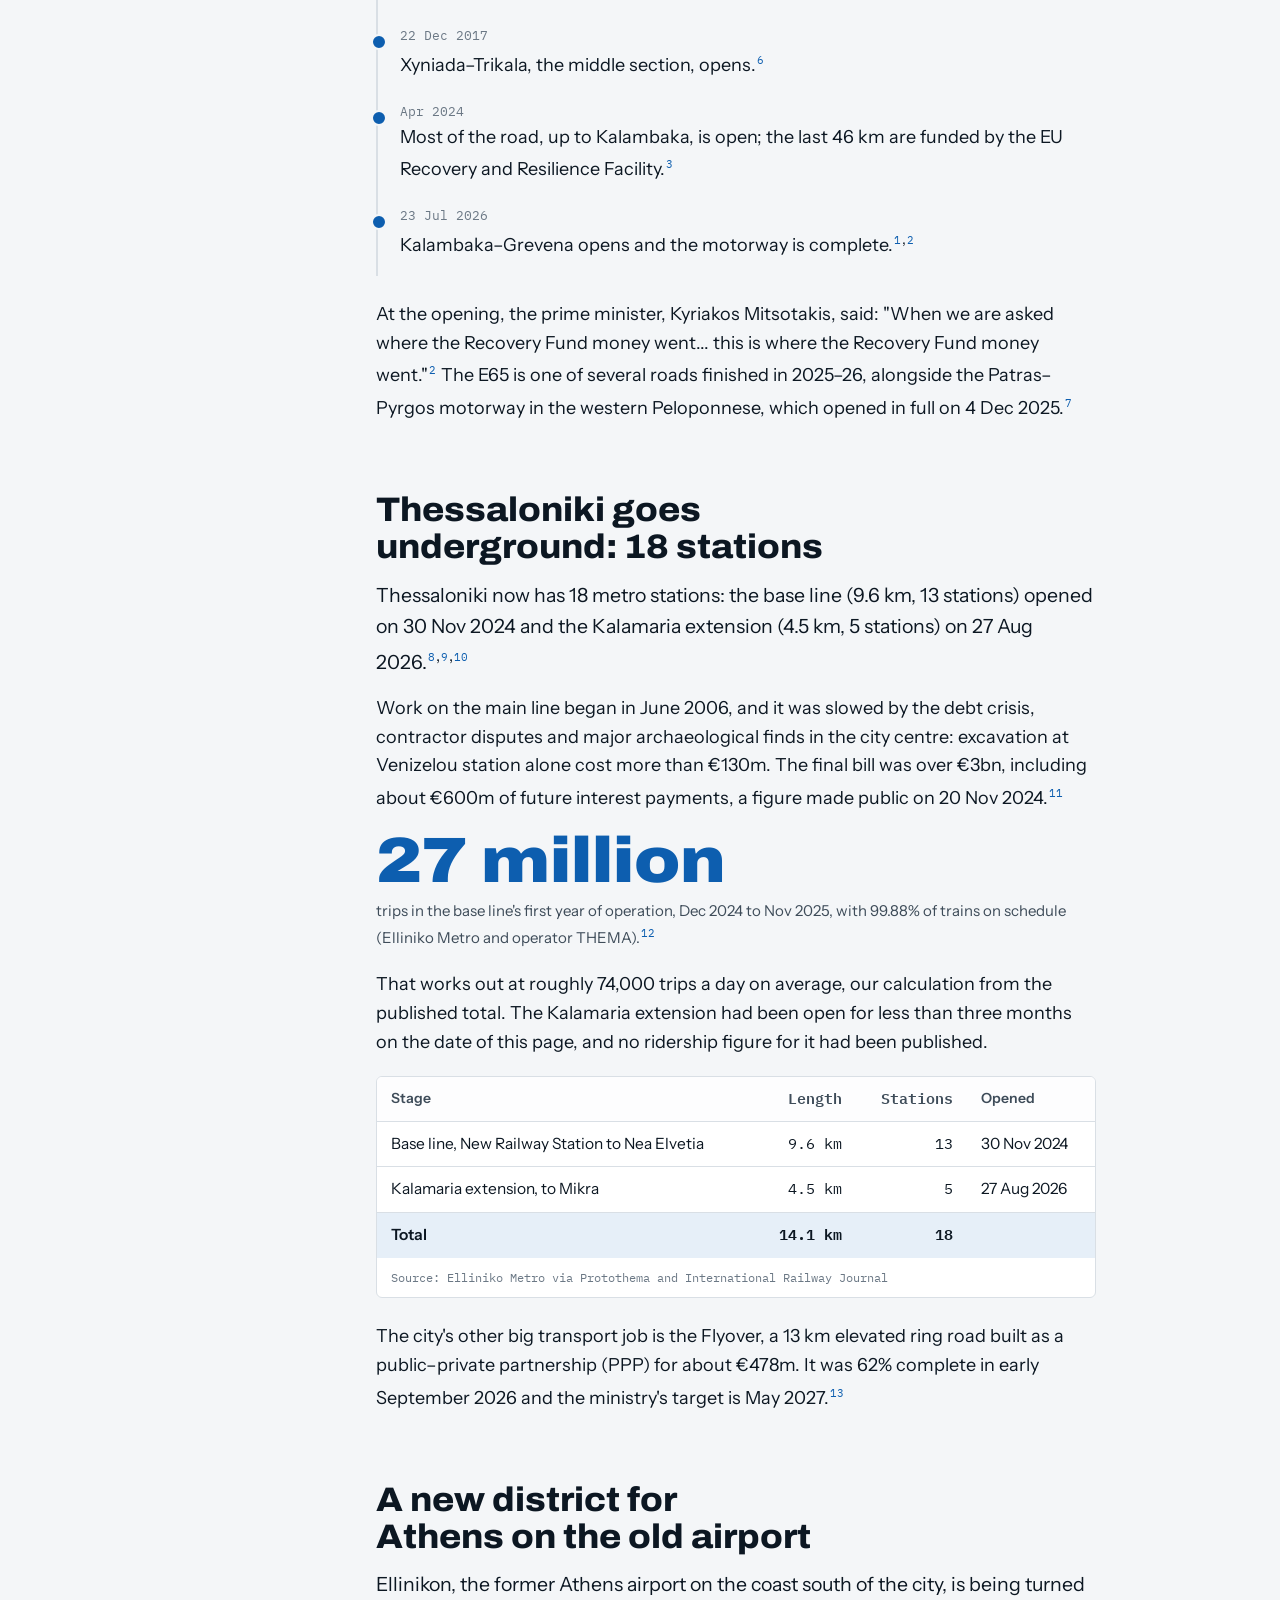
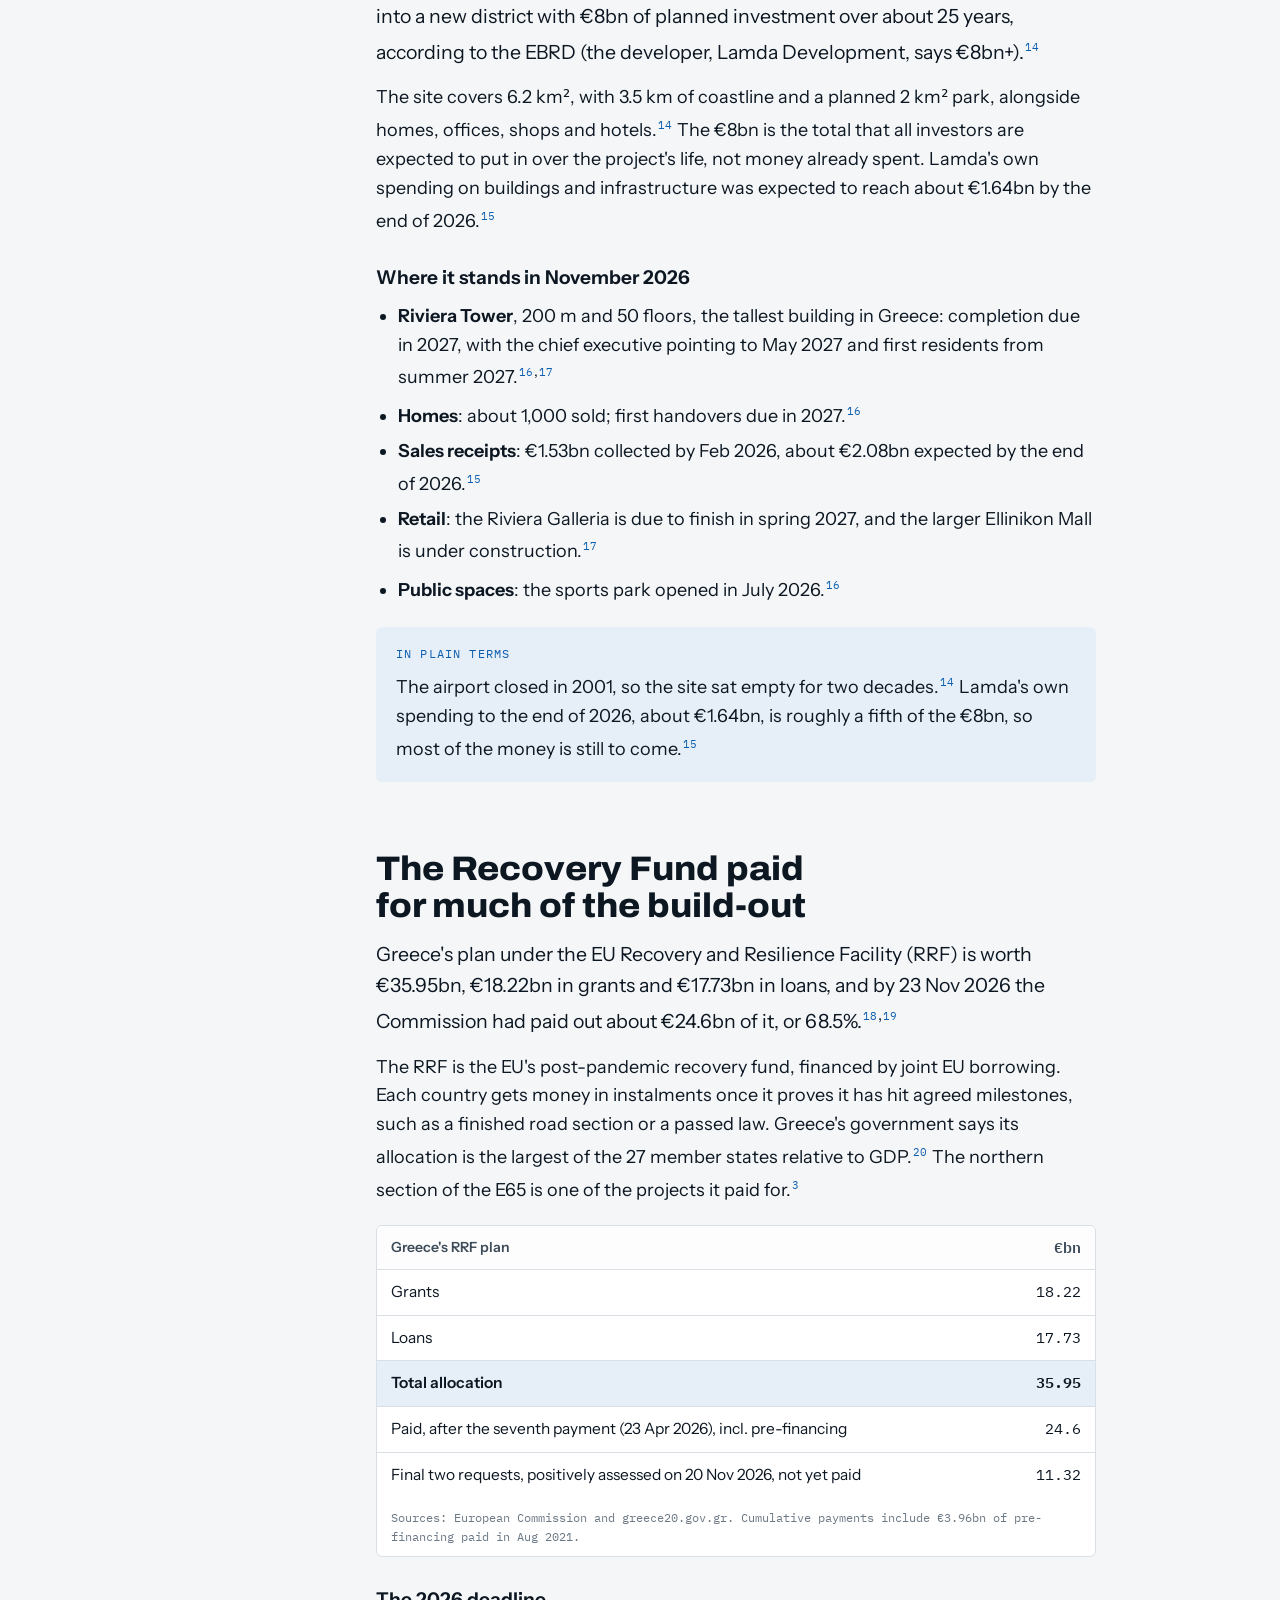
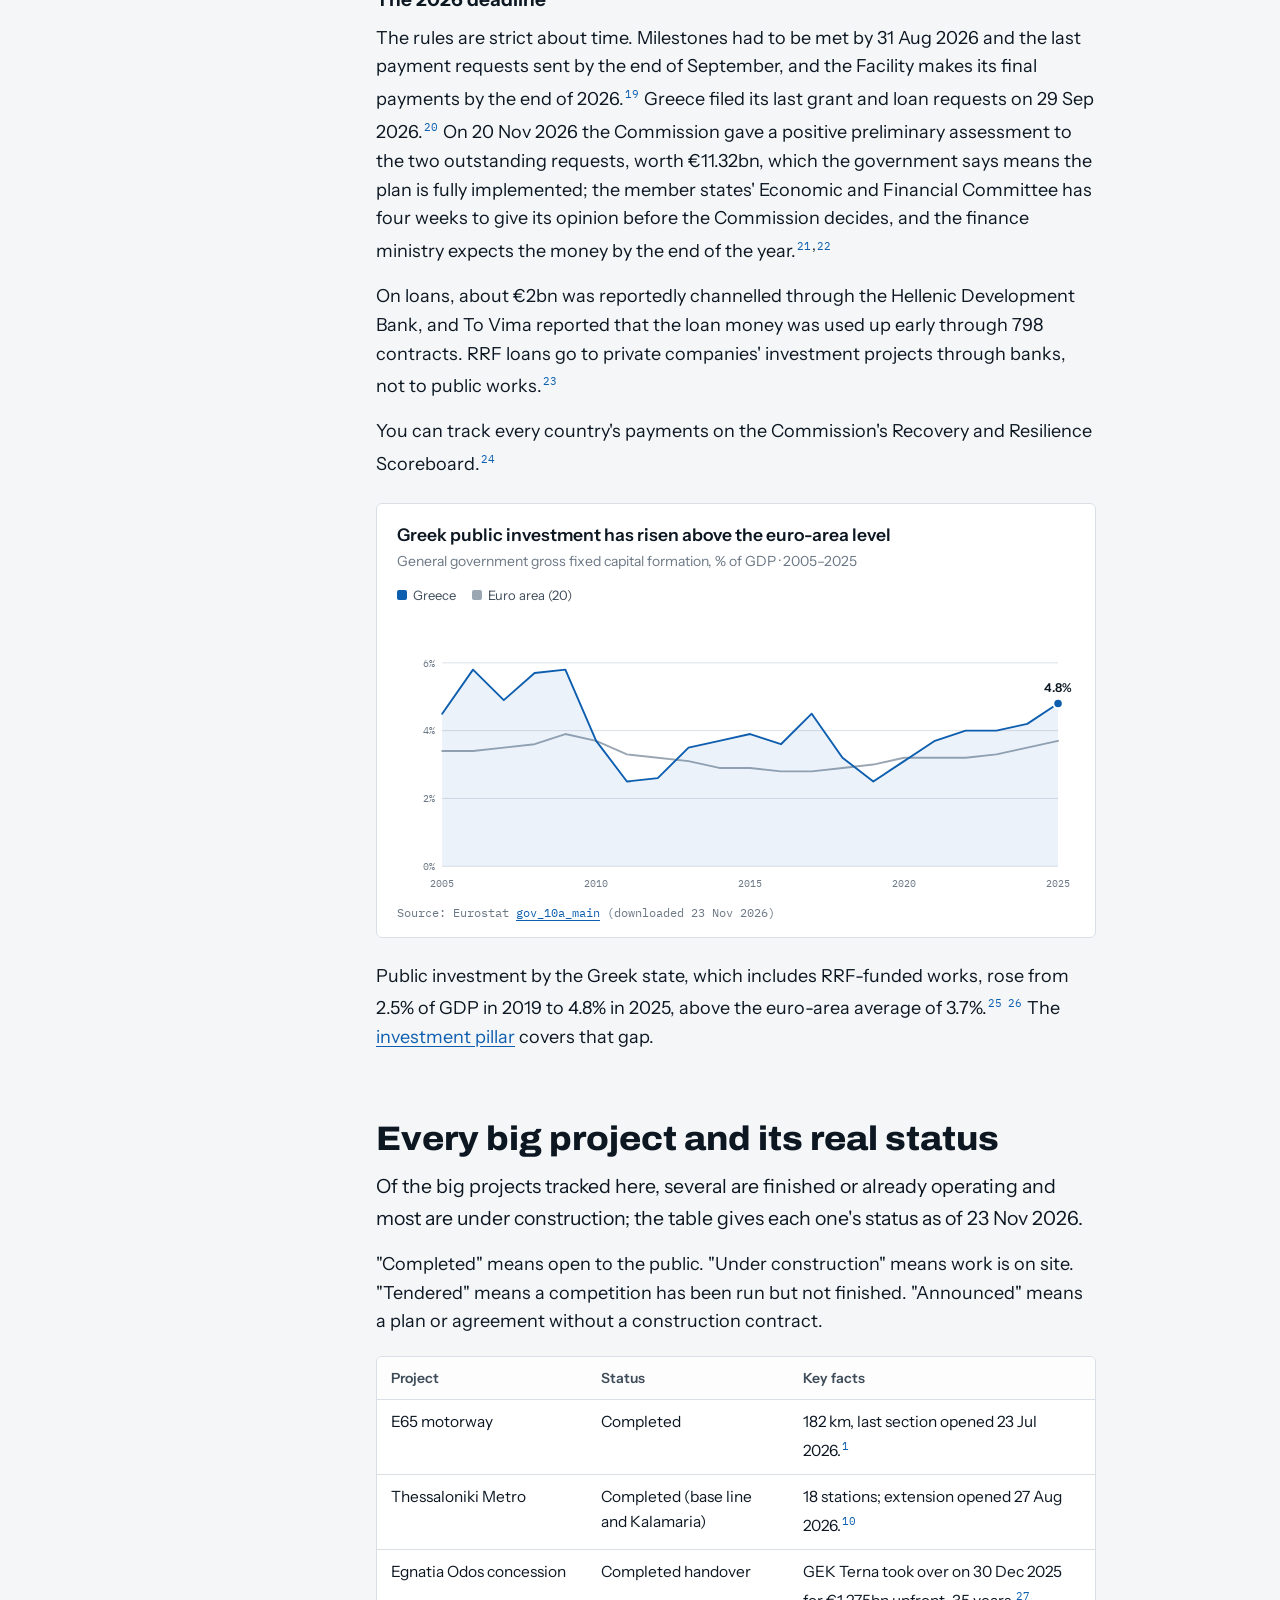
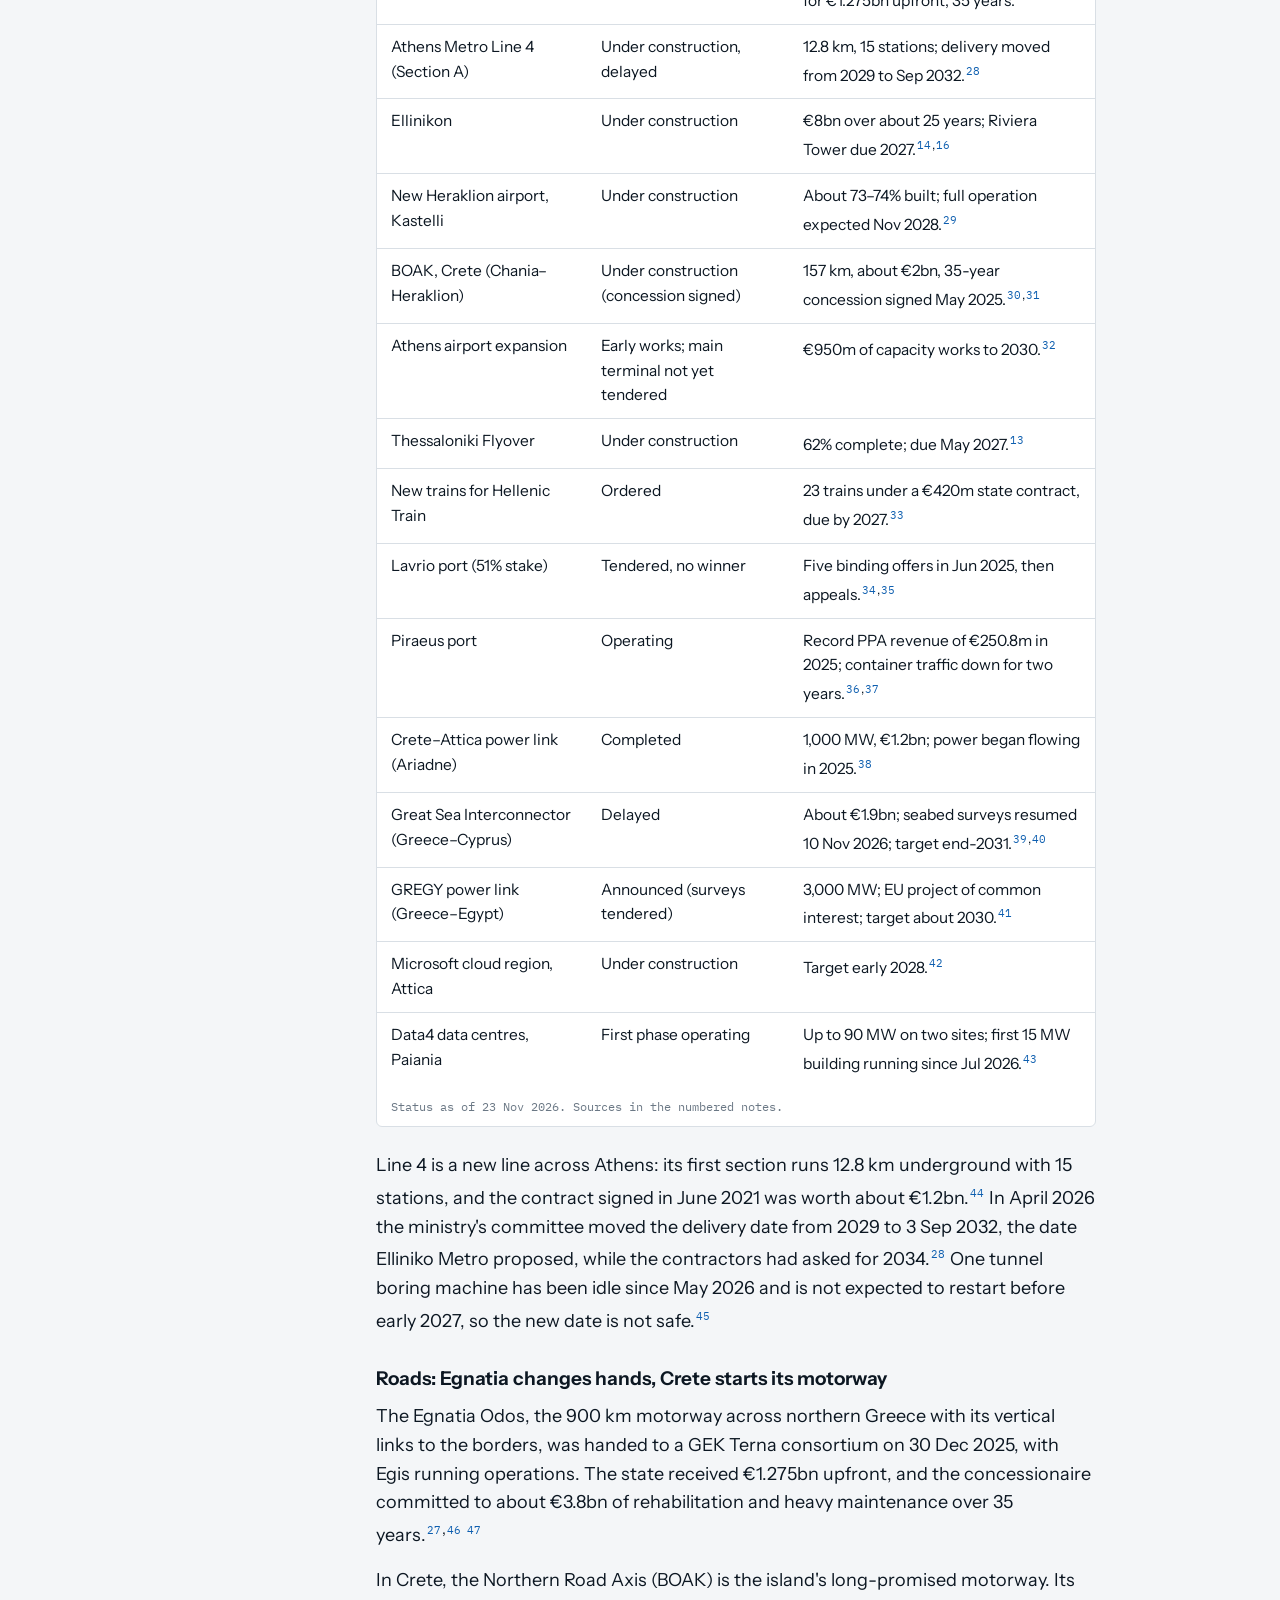
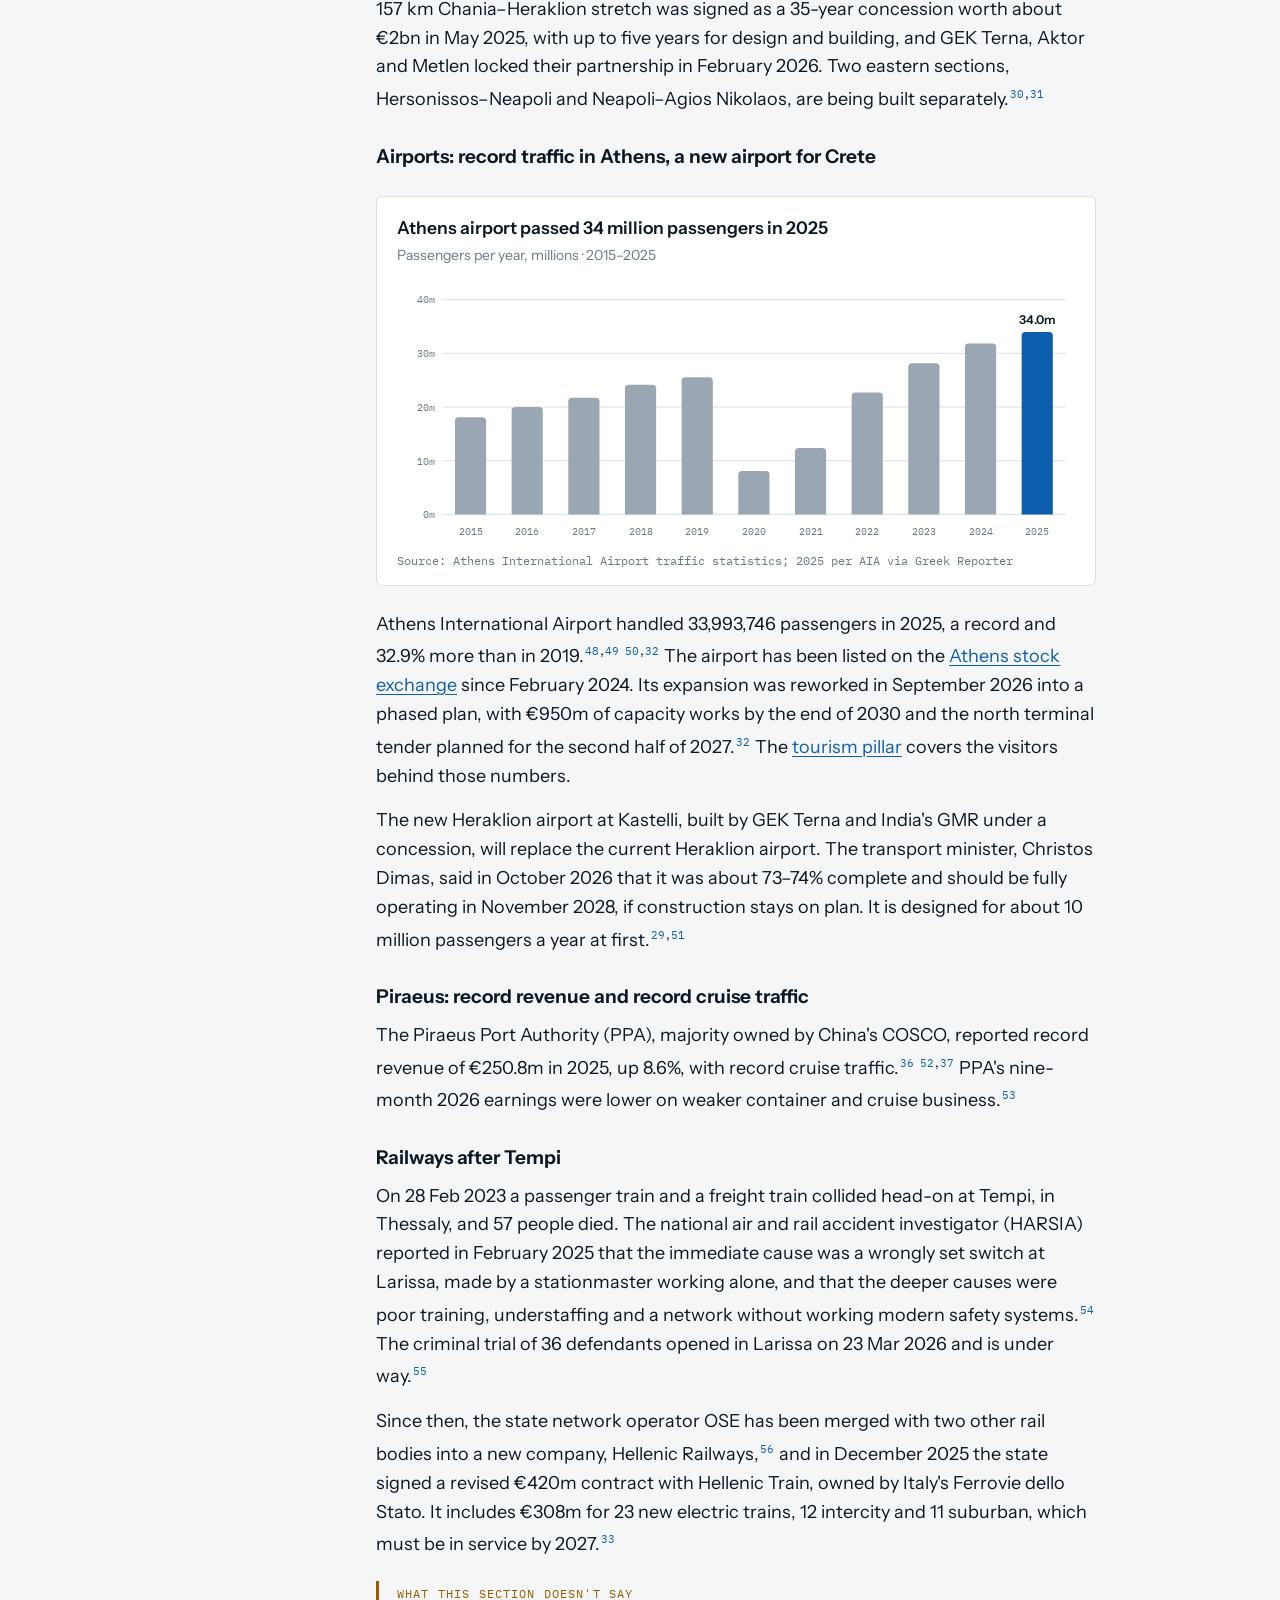
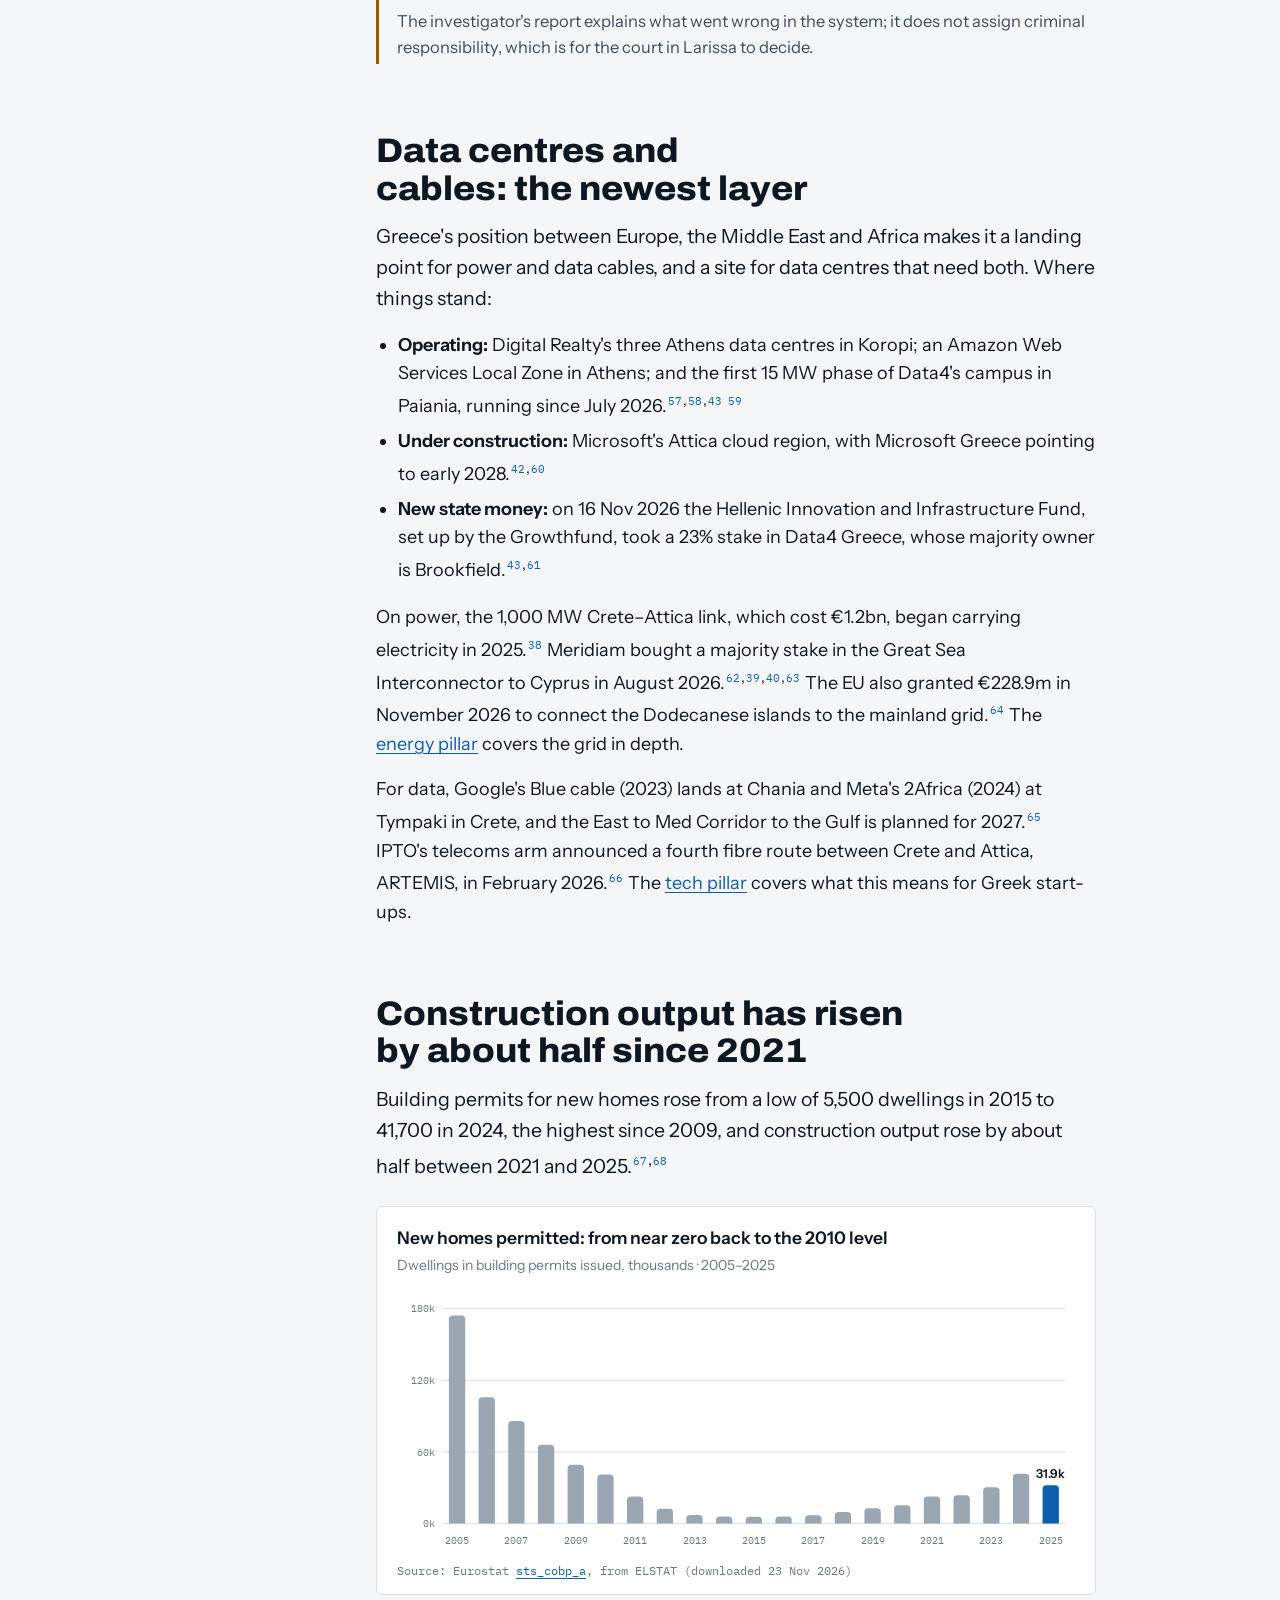
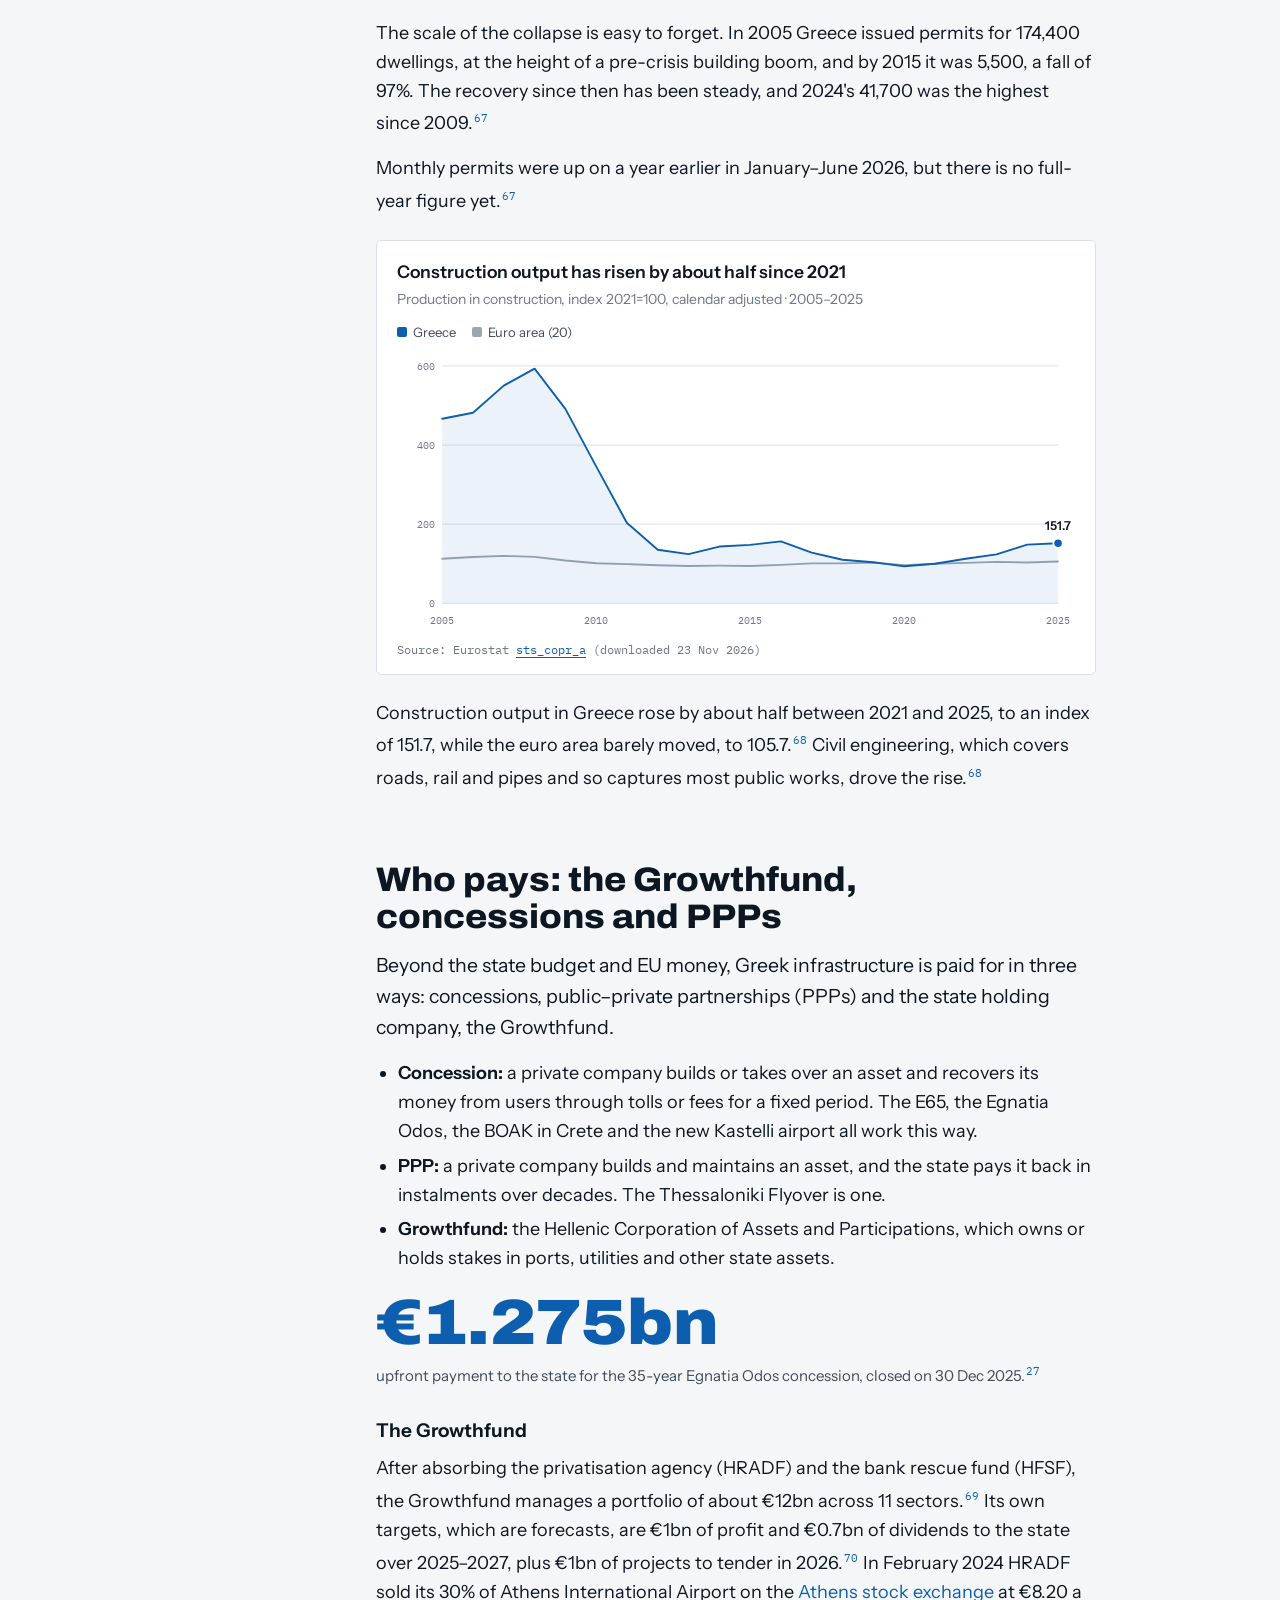
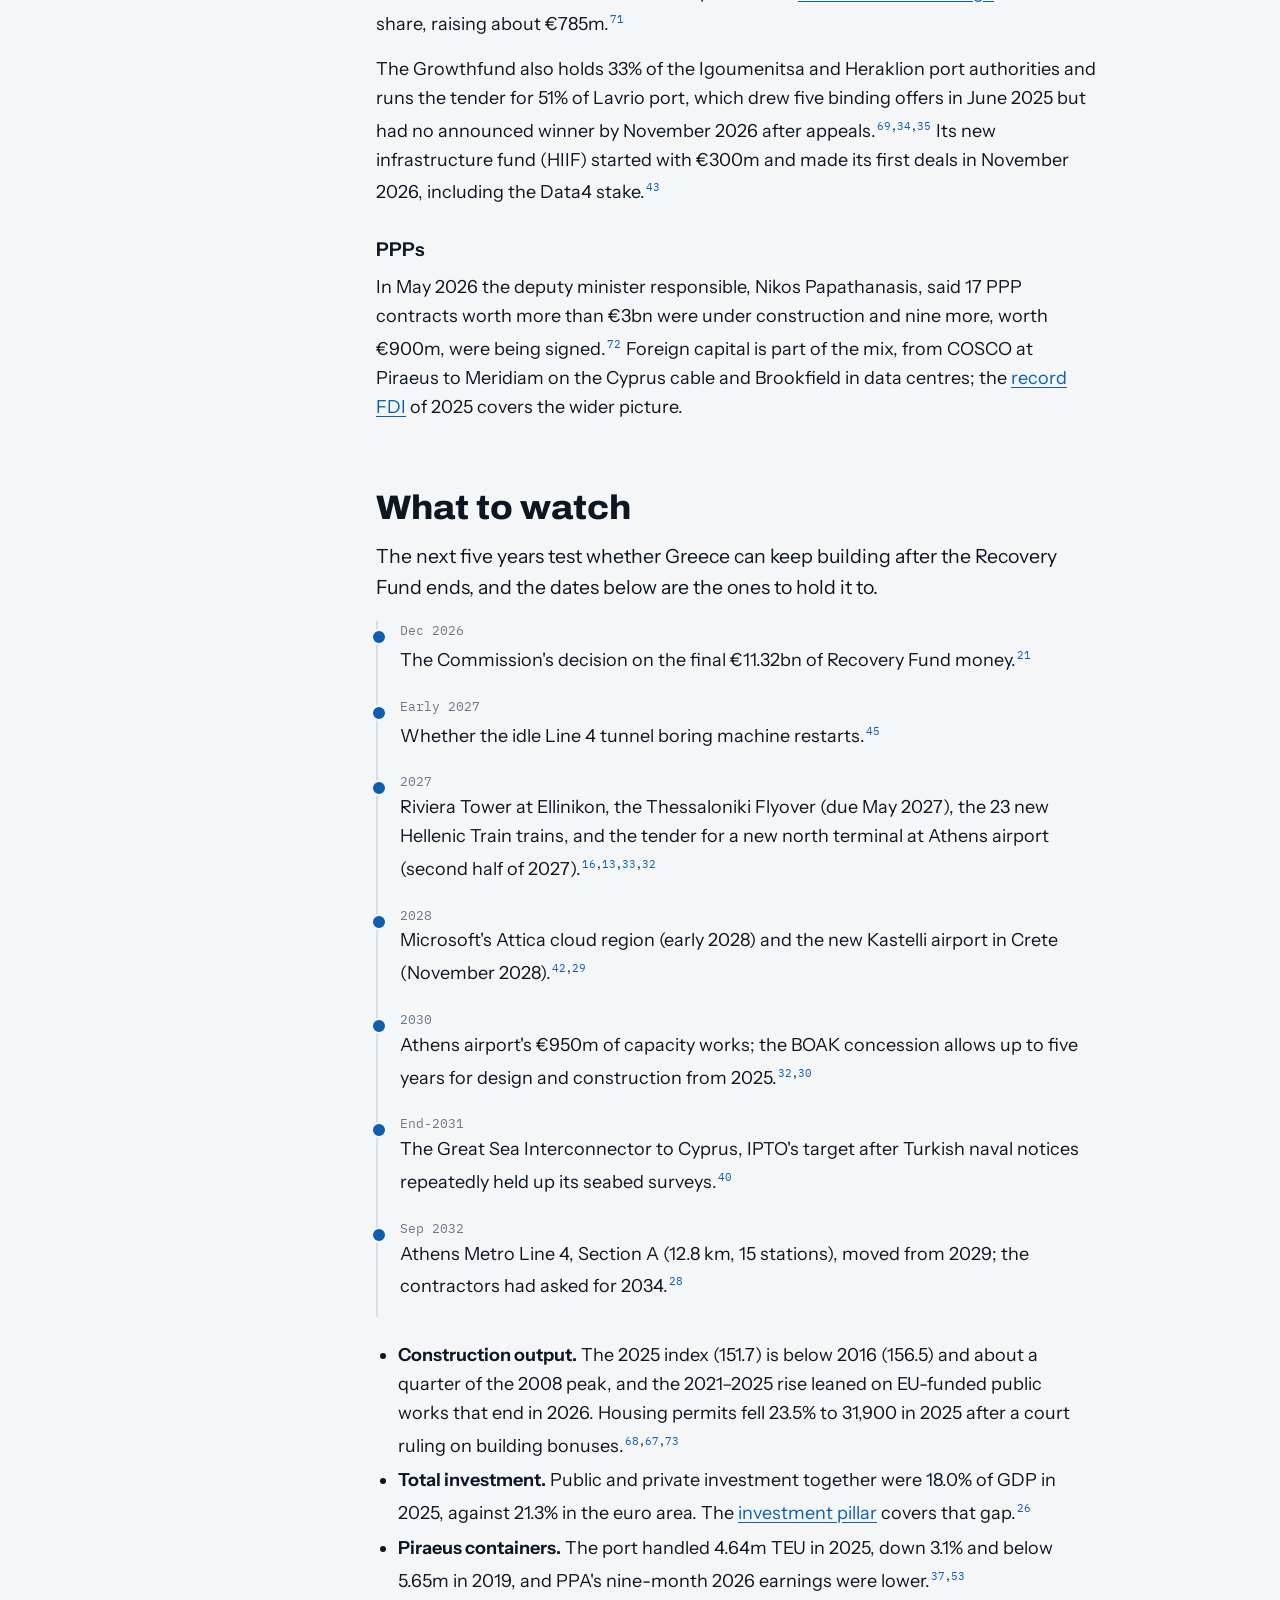
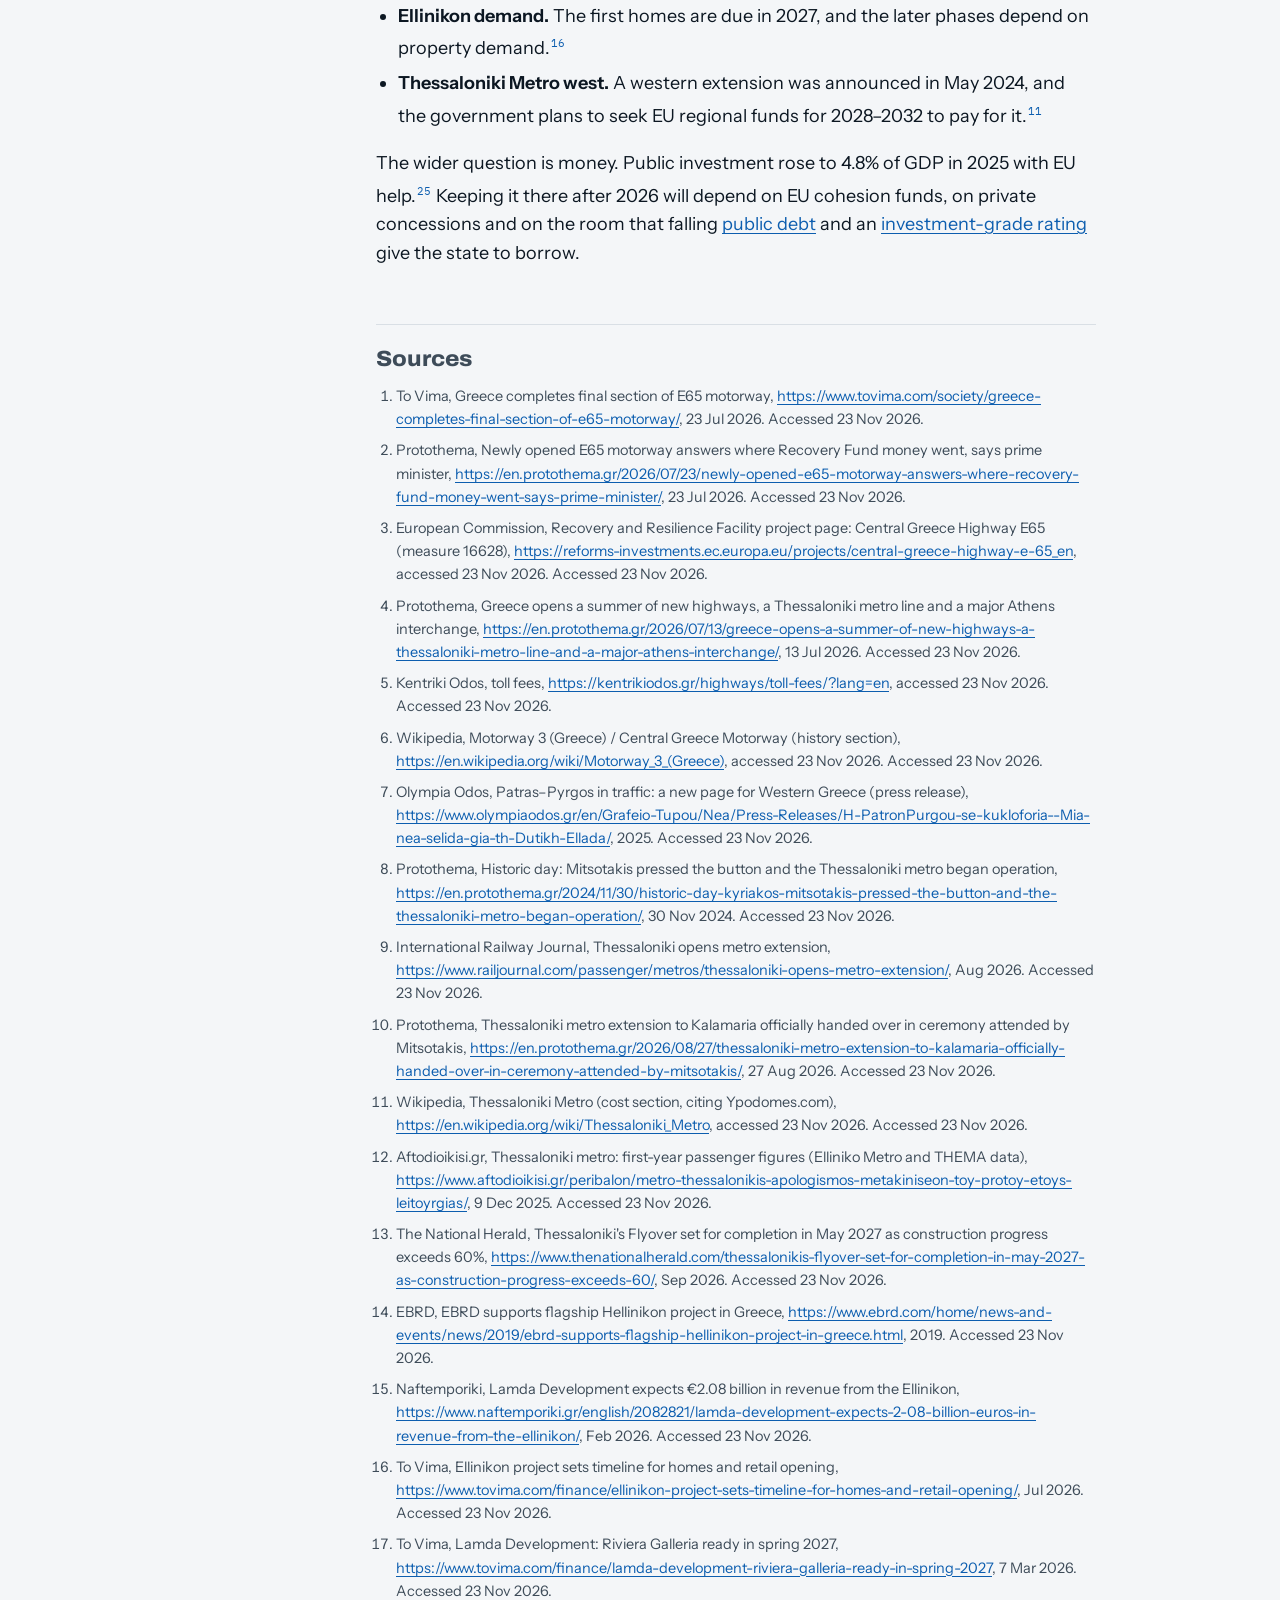
<file: pillars/infrastructure.html>
<!doctype html>
<html lang="en">
<head>
<meta charset="utf-8">
<meta name="viewport" content="width=device-width, initial-scale=1, viewport-fit=cover">
<title>Infrastructure and big projects · Greece 2040</title>
<meta name="description" content="Greece finished the 182 km E65 motorway in July 2026, now runs 18 metro stations in Thessaloniki and is building an €8bn district at Ellinikon. This page gives every big project its real status.">
<meta property="og:title" content="Infrastructure and big projects · Greece 2040">
<meta property="og:description" content="A motorway finished, a metro opened, a new Athens district under way, and an honest status table for every big Greek project.">
<meta property="og:type" content="article">
<meta name="theme-color" content="#0C1722">
<link rel="icon" href="data:image/svg+xml,%3Csvg xmlns='http://www.w3.org/2000/svg' viewBox='0 0 64 64'%3E%3Crect width='64' height='64' rx='10' fill='%230D5EAF'/%3E%3Ctext x='32' y='44' font-family='Arial' font-weight='900' font-size='30' text-anchor='middle' fill='%23fff'%3EGR%3C/text%3E%3C/svg%3E">
<link rel="preconnect" href="https://fonts.googleapis.com">
<link rel="preconnect" href="https://fonts.gstatic.com" crossorigin>
<link rel="stylesheet" href="https://fonts.googleapis.com/css2?family=Archivo:wdth,wght@62..125,500..900&family=Instrument+Sans:wght@400;500;600;700&family=IBM+Plex+Mono:wght@400;500&display=swap">
<link rel="stylesheet" href="style.css">
<!-- Hub metadata: read by the resource hub. Keep it valid JSON. -->
<script type="application/json" id="g40-meta">
{
  "slug": "infrastructure",
  "title": "Infrastructure and big projects",
  "category": "Infrastructure",
  "summary": "Greece opened the full 182 km E65 motorway on 23 Jul 2026 and now runs 18 Thessaloniki Metro stations, a project that cost over €3bn. At Ellinikon, €8bn of investment is planned over about 25 years (EBRD). The EU Recovery Fund, worth €35.95bn to Greece, paid for much of the build-out. ",
  "tags": ["infrastructure", "motorways", "metro", "thessaloniki", "ellinikon", "recovery fund", "ports", "airports", "railways", "construction"],
  "updated": "2026-11-23",
  "sections": [
    { "id": "e65", "title": "A motorway finished: the E65 is open end to end", "number": "182 km" },
    { "id": "thessaloniki-metro", "title": "Thessaloniki goes underground", "number": "18 stations" },
    { "id": "ellinikon", "title": "A new district for Athens on the old airport", "number": "€8bn" },
    { "id": "recovery-fund", "title": "The Recovery Fund paid for much of the build-out", "number": "€35.95bn" },
    { "id": "pipeline", "title": "Every big project and its real status", "number": "17 projects" },
    { "id": "digital", "title": "Data centres and cables: the newest layer", "number": "1,000 MW" },
    { "id": "construction", "title": "Construction output has risen by about half since 2021", "number": "41,700 homes permitted (2024)" },
    { "id": "funding", "title": "Who pays: the Growthfund, concessions and PPPs", "number": "€1.275bn" },
    { "id": "watch", "title": "What to watch", "number": "2028" }
  ]
}
</script>
<!--BUILD:seo--><link rel="canonical" href="https://greece2040.com/pillars/infrastructure.html">
<meta property="og:url" content="https://greece2040.com/pillars/infrastructure.html">
<meta property="og:site_name" content="Greece 2040">
<script type="application/ld+json">{"@context": "https://schema.org", "@type": "Article", "headline": "Infrastructure and big projects", "description": "Greece opened the full 182 km E65 motorway on 23 Jul 2026 and now runs 18 Thessaloniki Metro stations, a project that cost over €3bn. At Ellinikon, €8bn of investment is planned over about 25 years (EBRD). The EU Recovery Fund, worth €35.95bn to Greece, paid for much of the build-out. ", "datePublished": "2026-11-23", "dateModified": "2026-11-23", "inLanguage": "en", "about": "Infrastructure", "keywords": "infrastructure, motorways, metro, thessaloniki, ellinikon, recovery fund, ports, airports, railways, construction", "mainEntityOfPage": "https://greece2040.com/pillars/infrastructure.html", "author": {"@type": "Organization", "name": "Greece 2040", "url": "https://greece2040.com/", "description": "An independent, non-profit platform about Greece's future."}, "publisher": {"@type": "Organization", "name": "Greece 2040", "url": "https://greece2040.com/", "description": "An independent, non-profit platform about Greece's future."}, "isPartOf": {"@type": "WebSite", "name": "Greece 2040", "url": "https://greece2040.com/"}}</script>
<!--/BUILD:seo-->
</head>
<body>
<header class="bar">
  <div class="wrap">
    <a class="mark" href="../index.html" aria-label="Greece 2040 home">GREECE <b>2040</b></a>
    <button class="menu-btn" type="button" aria-expanded="false" aria-controls="site-nav" onclick="var o=this.closest('.bar').classList.toggle('menu-open');this.setAttribute('aria-expanded',o)"><i></i>Menu</button>
    <nav id="site-nav" aria-label="Site">
      <a href="../index.html#picture">The numbers</a>
      <a href="../hub.html">Resource hub</a>
      <a href="../index.html#feed">Daily feed</a>
      <a href="../index.html#signup">Newsletter</a>
    </nav>
  </div>
</header>

<main>
  <div class="wrap p-head">
    <div class="tag">Infrastructure</div>
    <h1>Greece is finishing big projects again</h1>
    <p class="answer">Greece opened the full 182 km E65 motorway on 23 Jul 2026 and now runs 18 Thessaloniki Metro stations, a project that cost over €3bn. At Ellinikon, €8bn of investment is planned over about 25 years (EBRD). The EU Recovery Fund, worth €35.95bn to Greece, paid for much of the build-out.</p>
    <div class="dates">Published 23 Nov 2026 · Data checked 23 Nov 2026</div>

    <div class="stat-strip">
      <a href="#e65"><span class="n">182 km</span><span class="l">E65 Central Greece motorway, fully open since 23 Jul 2026</span><span class="go">The detail ↓</span></a>
      <a href="#thessaloniki-metro"><span class="n">18 stations</span><span class="l">on the Thessaloniki Metro, which cost over €3bn</span><span class="go">The detail ↓</span></a>
      <a href="#ellinikon"><span class="n">€8bn</span><span class="l">planned investment in Ellinikon, the former Athens airport, over about 25 years</span><span class="go">The detail ↓</span></a>
      <a href="#recovery-fund"><span class="n">4.8%</span><span class="l">of GDP in public investment in 2025, up from 2.5% in 2019</span><span class="go">The detail ↓</span></a>
    </div>
  </div>

  <div class="wrap p-body">
    <nav class="toc" aria-label="On this page">
      <div class="eyebrow">On this page</div>
      <ol>
        <li><a href="#e65">The E65 motorway</a></li>
        <li><a href="#thessaloniki-metro">Thessaloniki Metro</a></li>
        <li><a href="#ellinikon">Ellinikon</a></li>
        <li><a href="#recovery-fund">The Recovery Fund</a></li>
        <li><a href="#pipeline">Project status table</a></li>
        <li><a href="#digital">Data centres and cables</a></li>
        <li><a href="#construction">Construction data</a></li>
        <li><a href="#funding">Growthfund and PPPs</a></li>
        <li><a href="#watch">What to watch</a></li>
        <li><a href="#sources">Sources</a></li>
      </ol>
    </nav>

    <article>
      <section id="e65">
        <h2>A motorway finished: the E65 is open end to end</h2>
        <p class="lead">The E65 Central Greece motorway (182 km) has been fully open since 23 Jul 2026, when its last 46 km section, from Kalambaka to Grevena, opened to traffic.<sup class="ref"><a href="#s1">1</a></sup><sup class="ref">,</sup><sup class="ref"><a href="#s2">2</a></sup></p>
        <p>The E65 runs north from the Athens–Thessaloniki motorway (PATHE) near Lamia, through Thessaly to Trikala and Kalambaka, and joins the Egnatia Odos near Grevena. The full length is 182.1 km, and it puts western Thessaly and western Macedonia on the national motorway grid for the first time. Athens to Grevena now takes about four hours, and the European Commission expected the Lamia–Egnatia drive to fall from about 2 hours 30 minutes to 1 hour 30 minutes.<sup class="ref"><a href="#s1">1</a></sup><sup class="ref">,</sup><sup class="ref"><a href="#s3">3</a></sup></p>
        <p>The whole road cost about €1.4bn, a pre-opening estimate, and the final section alone cost €452m.<sup class="ref"><a href="#s4">4</a></sup> It is a concession: the private operator Kentriki Odos, part of GEK Terna, collects the tolls.<sup class="ref"><a href="#s1">1</a></sup><sup class="ref">,</sup><sup class="ref"><a href="#s5">5</a></sup></p>

        <h3>How the road was built</h3>
        <ul class="timeline">
          <li><span class="when">2008</span>The 30-year concession period begins; construction starts in 2009.<sup class="ref"><a href="#s6">6</a></sup></li>
          <li><span class="when">2011</span>Work stops during the debt crisis.<sup class="ref"><a href="#s6">6</a></sup></li>
          <li><span class="when">End-2013</span>The concession is amended: the 80 km middle section is built first and both ends are postponed.<sup class="ref"><a href="#s6">6</a></sup></li>
          <li><span class="when">22 Dec 2017</span>Xyniada–Trikala, the middle section, opens.<sup class="ref"><a href="#s6">6</a></sup></li>
          <li><span class="when">Apr 2024</span>Most of the road, up to Kalambaka, is open; the last 46 km are funded by the EU Recovery and Resilience Facility.<sup class="ref"><a href="#s3">3</a></sup></li>
          <li><span class="when">23 Jul 2026</span>Kalambaka–Grevena opens and the motorway is complete.<sup class="ref"><a href="#s1">1</a></sup><sup class="ref">,</sup><sup class="ref"><a href="#s2">2</a></sup></li>
        </ul>
        <p>At the opening, the prime minister, Kyriakos Mitsotakis, said: "When we are asked where the Recovery Fund money went... this is where the Recovery Fund money went."<sup class="ref"><a href="#s2">2</a></sup> The E65 is one of several roads finished in 2025–26, alongside the Patras–Pyrgos motorway in the western Peloponnese, which opened in full on 4 Dec 2025.<sup class="ref"><a href="#s7">7</a></sup></p>
      </section>

      <section id="thessaloniki-metro">
        <h2>Thessaloniki goes underground: 18 stations</h2>
        <p class="lead">Thessaloniki now has 18 metro stations: the base line (9.6 km, 13 stations) opened on 30 Nov 2024 and the Kalamaria extension (4.5 km, 5 stations) on 27 Aug 2026.<sup class="ref"><a href="#s8">8</a></sup><sup class="ref">,</sup><sup class="ref"><a href="#s9">9</a></sup><sup class="ref">,</sup><sup class="ref"><a href="#s10">10</a></sup></p>
        <p>Work on the main line began in June 2006, and it was slowed by the debt crisis, contractor disputes and major archaeological finds in the city centre: excavation at Venizelou station alone cost more than €130m. The final bill was over €3bn, including about €600m of future interest payments, a figure made public on 20 Nov 2024.<sup class="ref"><a href="#s11">11</a></sup></p>

        <div class="big-number">27 million</div>
        <p class="cap">trips in the base line's first year of operation, Dec 2024 to Nov 2025, with 99.88% of trains on schedule (Elliniko Metro and operator THEMA).<sup class="ref"><a href="#s12">12</a></sup></p>
        <p>That works out at roughly 74,000 trips a day on average, our calculation from the published total. The Kalamaria extension had been open for less than three months on the date of this page, and no ridership figure for it had been published.</p>

        <div class="table-wrap"><table>
          <thead><tr><th>Stage</th><th class="num">Length</th><th class="num">Stations</th><th>Opened</th></tr></thead>
          <tbody>
            <tr><td>Base line, New Railway Station to Nea Elvetia</td><td class="num">9.6 km</td><td class="num">13</td><td>30 Nov 2024</td></tr>
            <tr><td>Kalamaria extension, to Mikra</td><td class="num">4.5 km</td><td class="num">5</td><td>27 Aug 2026</td></tr>
            <tr class="hl"><td>Total</td><td class="num">14.1 km</td><td class="num">18</td><td></td></tr>
          </tbody>
          <caption>Source: Elliniko Metro via Protothema and International Railway Journal</caption>
        </table></div>
        <p>The city's other big transport job is the Flyover, a 13 km elevated ring road built as a public–private partnership (PPP) for about €478m. It was 62% complete in early September 2026 and the ministry's target is May 2027.<sup class="ref"><a href="#s13">13</a></sup></p>
      </section>

      <section id="ellinikon">
        <h2>A new district for Athens on the old airport</h2>
        <p class="lead">Ellinikon, the former Athens airport on the coast south of the city, is being turned into a new district with €8bn of planned investment over about 25 years, according to the EBRD (the developer, Lamda Development, says €8bn+).<sup class="ref"><a href="#s14">14</a></sup></p>
        <p>The site covers 6.2 km², with 3.5 km of coastline and a planned 2 km² park, alongside homes, offices, shops and hotels.<sup class="ref"><a href="#s14">14</a></sup> The €8bn is the total that all investors are expected to put in over the project's life, not money already spent. Lamda's own spending on buildings and infrastructure was expected to reach about €1.64bn by the end of 2026.<sup class="ref"><a href="#s15">15</a></sup></p>

        <h3>Where it stands in November 2026</h3>
        <ul>
          <li><strong>Riviera Tower</strong>, 200 m and 50 floors, the tallest building in Greece: completion due in 2027, with the chief executive pointing to May 2027 and first residents from summer 2027.<sup class="ref"><a href="#s16">16</a></sup><sup class="ref">,</sup><sup class="ref"><a href="#s17">17</a></sup></li>
          <li><strong>Homes</strong>: about 1,000 sold; first handovers due in 2027.<sup class="ref"><a href="#s16">16</a></sup></li>
          <li><strong>Sales receipts</strong>: €1.53bn collected by Feb 2026, about €2.08bn expected by the end of 2026.<sup class="ref"><a href="#s15">15</a></sup></li>
          <li><strong>Retail</strong>: the Riviera Galleria is due to finish in spring 2027, and the larger Ellinikon Mall is under construction.<sup class="ref"><a href="#s17">17</a></sup></li>
          <li><strong>Public spaces</strong>: the sports park opened in July 2026.<sup class="ref"><a href="#s16">16</a></sup></li>
        </ul>
        <div class="callout"><span class="k">In plain terms</span><p>The airport closed in 2001, so the site sat empty for two decades.<sup class="ref"><a href="#s14">14</a></sup> Lamda's own spending to the end of 2026, about €1.64bn, is roughly a fifth of the €8bn, so most of the money is still to come.<sup class="ref"><a href="#s15">15</a></sup></p></div>
      </section>

      <section id="recovery-fund">
        <h2>The Recovery Fund paid for much of the build-out</h2>
        <p class="lead">Greece's plan under the EU Recovery and Resilience Facility (RRF) is worth €35.95bn, €18.22bn in grants and €17.73bn in loans, and by 23 Nov 2026 the Commission had paid out about €24.6bn of it, or 68.5%.<sup class="ref"><a href="#s18">18</a></sup><sup class="ref">,</sup><sup class="ref"><a href="#s19">19</a></sup></p>
        <p>The RRF is the EU's post-pandemic recovery fund, financed by joint EU borrowing. Each country gets money in instalments once it proves it has hit agreed milestones, such as a finished road section or a passed law. Greece's government says its allocation is the largest of the 27 member states relative to GDP.<sup class="ref"><a href="#s20">20</a></sup> The northern section of the E65 is one of the projects it paid for.<sup class="ref"><a href="#s3">3</a></sup></p>
        <div class="table-wrap"><table>
          <thead><tr><th>Greece's RRF plan</th><th class="num">€bn</th></tr></thead>
          <tbody>
            <tr><td>Grants</td><td class="num">18.22</td></tr>
            <tr><td>Loans</td><td class="num">17.73</td></tr>
            <tr class="hl"><td>Total allocation</td><td class="num">35.95</td></tr>
            <tr><td>Paid, after the seventh payment (23 Apr 2026), incl. pre-financing</td><td class="num">24.6</td></tr>
            <tr><td>Final two requests, positively assessed on 20 Nov 2026, not yet paid</td><td class="num">11.32</td></tr>
          </tbody>
          <caption>Sources: European Commission and greece20.gov.gr. Cumulative payments include €3.96bn of pre-financing paid in Aug 2021.</caption>
        </table></div>
        <h3>The 2026 deadline</h3>
        <p>The rules are strict about time. Milestones had to be met by 31 Aug 2026 and the last payment requests sent by the end of September, and the Facility makes its final payments by the end of 2026.<sup class="ref"><a href="#s19">19</a></sup> Greece filed its last grant and loan requests on 29 Sep 2026.<sup class="ref"><a href="#s20">20</a></sup> On 20 Nov 2026 the Commission gave a positive preliminary assessment to the two outstanding requests, worth €11.32bn, which the government says means the plan is fully implemented; the member states' Economic and Financial Committee has four weeks to give its opinion before the Commission decides, and the finance ministry expects the money by the end of the year.<sup class="ref"><a href="#s21">21</a></sup><sup class="ref">,</sup><sup class="ref"><a href="#s22">22</a></sup></p>
        <p>On loans, about €2bn was reportedly channelled through the Hellenic Development Bank, and To Vima reported that the loan money was used up early through 798 contracts. RRF loans go to private companies' investment projects through banks, not to public works.<sup class="ref"><a href="#s23">23</a></sup></p>
        <p>You can track every country's payments on the Commission's Recovery and Resilience Scoreboard.<sup class="ref"><a href="#s24">24</a></sup></p>
        <figure class="chart" id="chart-govinv">
          <h3>Greek public investment has risen above the euro-area level</h3>
          <p class="sub">General government gross fixed capital formation, % of GDP · 2005–2025</p>
          <div class="legend"><span><i style="background:var(--accent)"></i>Greece</span><span><i style="background:var(--series-2)"></i>Euro area (20)</span></div>
          <svg viewBox="0 0 720 300" role="img" aria-label="Line chart. Greek public investment fell from 5.8% of GDP in 2009 to 2.5% in 2011 and 2019, then rose to 4.8% in 2025. The euro area was 3.7% in 2025."></svg>
          <figcaption class="foot">Source: Eurostat <a href="https://ec.europa.eu/eurostat/databrowser/view/gov_10a_main/default/table?lang=en">gov_10a_main</a> (downloaded 23 Nov 2026)</figcaption>
        </figure>
        <p>Public investment by the Greek state, which includes RRF-funded works, rose from 2.5% of GDP in 2019 to 4.8% in 2025, above the euro-area average of 3.7%.<sup class="ref"><a href="#s25">25</a></sup> <sup class="ref"><a href="#s26">26</a></sup> The <a href="investment.html">investment pillar</a> covers that gap.</p>
      </section>

      <section id="pipeline">
        <h2>Every big project and its real status</h2>
        <p class="lead">Of the big projects tracked here, several are finished or already operating and most are under construction; the table gives each one's status as of 23 Nov 2026.</p>
        <p>"Completed" means open to the public. "Under construction" means work is on site. "Tendered" means a competition has been run but not finished. "Announced" means a plan or agreement without a construction contract.</p>
        <div class="table-wrap"><table>
          <thead><tr><th>Project</th><th>Status</th><th>Key facts</th></tr></thead>
          <tbody>
            <tr><td>E65 motorway</td><td>Completed</td><td>182 km, last section opened 23 Jul 2026.<sup class="ref"><a href="#s1">1</a></sup></td></tr>
            <tr><td>Thessaloniki Metro</td><td>Completed (base line and Kalamaria)</td><td>18 stations; extension opened 27 Aug 2026.<sup class="ref"><a href="#s10">10</a></sup></td></tr>
            <tr><td>Egnatia Odos concession</td><td>Completed handover</td><td>GEK Terna took over on 30 Dec 2025 for €1.275bn upfront, 35 years.<sup class="ref"><a href="#s27">27</a></sup></td></tr>
            <tr><td>Athens Metro Line 4 (Section A)</td><td>Under construction, delayed</td><td>12.8 km, 15 stations; delivery moved from 2029 to Sep 2032.<sup class="ref"><a href="#s28">28</a></sup></td></tr>
            <tr><td>Ellinikon</td><td>Under construction</td><td>€8bn over about 25 years; Riviera Tower due 2027.<sup class="ref"><a href="#s14">14</a></sup><sup class="ref">,</sup><sup class="ref"><a href="#s16">16</a></sup></td></tr>
            <tr><td>New Heraklion airport, Kastelli</td><td>Under construction</td><td>About 73–74% built; full operation expected Nov 2028.<sup class="ref"><a href="#s29">29</a></sup></td></tr>
            <tr><td>BOAK, Crete (Chania–Heraklion)</td><td>Under construction (concession signed)</td><td>157 km, about €2bn, 35-year concession signed May 2025.<sup class="ref"><a href="#s30">30</a></sup><sup class="ref">,</sup><sup class="ref"><a href="#s31">31</a></sup></td></tr>
            <tr><td>Athens airport expansion</td><td>Early works; main terminal not yet tendered</td><td>€950m of capacity works to 2030.<sup class="ref"><a href="#s32">32</a></sup></td></tr>
            <tr><td>Thessaloniki Flyover</td><td>Under construction</td><td>62% complete; due May 2027.<sup class="ref"><a href="#s13">13</a></sup></td></tr>
            <tr><td>New trains for Hellenic Train</td><td>Ordered</td><td>23 trains under a €420m state contract, due by 2027.<sup class="ref"><a href="#s33">33</a></sup></td></tr>
            <tr><td>Lavrio port (51% stake)</td><td>Tendered, no winner</td><td>Five binding offers in Jun 2025, then appeals.<sup class="ref"><a href="#s34">34</a></sup><sup class="ref">,</sup><sup class="ref"><a href="#s35">35</a></sup></td></tr>
            <tr><td>Piraeus port</td><td>Operating</td><td>Record PPA revenue of €250.8m in 2025; container traffic down for two years.<sup class="ref"><a href="#s36">36</a></sup><sup class="ref">,</sup><sup class="ref"><a href="#s37">37</a></sup></td></tr>
            <tr><td>Crete–Attica power link (Ariadne)</td><td>Completed</td><td>1,000 MW, €1.2bn; power began flowing in 2025.<sup class="ref"><a href="#s38">38</a></sup></td></tr>
            <tr><td>Great Sea Interconnector (Greece–Cyprus)</td><td>Delayed</td><td>About €1.9bn; seabed surveys resumed 10 Nov 2026; target end-2031.<sup class="ref"><a href="#s39">39</a></sup><sup class="ref">,</sup><sup class="ref"><a href="#s40">40</a></sup></td></tr>
            <tr><td>GREGY power link (Greece–Egypt)</td><td>Announced (surveys tendered)</td><td>3,000 MW; EU project of common interest; target about 2030.<sup class="ref"><a href="#s41">41</a></sup></td></tr>
            <tr><td>Microsoft cloud region, Attica</td><td>Under construction</td><td>Target early 2028.<sup class="ref"><a href="#s42">42</a></sup></td></tr>
            <tr><td>Data4 data centres, Paiania</td><td>First phase operating</td><td>Up to 90 MW on two sites; first 15 MW building running since Jul 2026.<sup class="ref"><a href="#s43">43</a></sup></td></tr>
          </tbody>
          <caption>Status as of 23 Nov 2026. Sources in the numbered notes.</caption>
        </table></div>

        <p>Line 4 is a new line across Athens: its first section runs 12.8 km underground with 15 stations, and the contract signed in June 2021 was worth about €1.2bn.<sup class="ref"><a href="#s44">44</a></sup> In April 2026 the ministry's committee moved the delivery date from 2029 to 3 Sep 2032, the date Elliniko Metro proposed, while the contractors had asked for 2034.<sup class="ref"><a href="#s28">28</a></sup> One tunnel boring machine has been idle since May 2026 and is not expected to restart before early 2027, so the new date is not safe.<sup class="ref"><a href="#s45">45</a></sup></p>

        <h3>Roads: Egnatia changes hands, Crete starts its motorway</h3>
        <p>The Egnatia Odos, the 900 km motorway across northern Greece with its vertical links to the borders, was handed to a GEK Terna consortium on 30 Dec 2025, with Egis running operations. The state received €1.275bn upfront, and the concessionaire committed to about €3.8bn of rehabilitation and heavy maintenance over 35 years.<sup class="ref"><a href="#s27">27</a></sup><sup class="ref">,</sup><sup class="ref"><a href="#s46">46</a></sup> <sup class="ref"><a href="#s47">47</a></sup></p>
        <p>In Crete, the Northern Road Axis (BOAK) is the island's long-promised motorway. Its 157 km Chania–Heraklion stretch was signed as a 35-year concession worth about €2bn in May 2025, with up to five years for design and building, and GEK Terna, Aktor and Metlen locked their partnership in February 2026. Two eastern sections, Hersonissos–Neapoli and Neapoli–Agios Nikolaos, are being built separately.<sup class="ref"><a href="#s30">30</a></sup><sup class="ref">,</sup><sup class="ref"><a href="#s31">31</a></sup></p>

        <h3>Airports: record traffic in Athens, a new airport for Crete</h3>
        <figure class="chart" id="chart-aia">
          <h3>Athens airport passed 34 million passengers in 2025</h3>
          <p class="sub">Passengers per year, millions · 2015–2025</p>
          <svg viewBox="0 0 720 280" role="img" aria-label="Bar chart. Athens International Airport passengers rose from 18.1 million in 2015 to 25.6 million in 2019, fell to 8.1 million in 2020, and reached 34.0 million in 2025."></svg>
          <figcaption class="foot">Source: Athens International Airport traffic statistics; 2025 per AIA via Greek Reporter</figcaption>
        </figure>
        <p>Athens International Airport handled 33,993,746 passengers in 2025, a record and 32.9% more than in 2019.<sup class="ref"><a href="#s48">48</a></sup><sup class="ref">,</sup><sup class="ref"><a href="#s49">49</a></sup> <sup class="ref"><a href="#s50">50</a></sup><sup class="ref">,</sup><sup class="ref"><a href="#s32">32</a></sup> The airport has been listed on the <a href="stock-market.html#athex">Athens stock exchange</a> since February 2024. Its expansion was reworked in September 2026 into a phased plan, with €950m of capacity works by the end of 2030 and the north terminal tender planned for the second half of 2027.<sup class="ref"><a href="#s32">32</a></sup> The <a href="tourism.html#visitors">tourism pillar</a> covers the visitors behind those numbers.</p>
        <p>The new Heraklion airport at Kastelli, built by GEK Terna and India's GMR under a concession, will replace the current Heraklion airport. The transport minister, Christos Dimas, said in October 2026 that it was about 73–74% complete and should be fully operating in November 2028, if construction stays on plan. It is designed for about 10 million passengers a year at first.<sup class="ref"><a href="#s29">29</a></sup><sup class="ref">,</sup><sup class="ref"><a href="#s51">51</a></sup></p>

        <h3>Piraeus: record revenue and record cruise traffic</h3>
        <p>The Piraeus Port Authority (PPA), majority owned by China's COSCO, reported record revenue of €250.8m in 2025, up 8.6%, with record cruise traffic.<sup class="ref"><a href="#s36">36</a></sup> <sup class="ref"><a href="#s52">52</a></sup><sup class="ref">,</sup><sup class="ref"><a href="#s37">37</a></sup> PPA's nine-month 2026 earnings were lower on weaker container and cruise business.<sup class="ref"><a href="#s53">53</a></sup></p>

        <h3>Railways after Tempi</h3>
        <p>On 28 Feb 2023 a passenger train and a freight train collided head-on at Tempi, in Thessaly, and 57 people died. The national air and rail accident investigator (HARSIA) reported in February 2025 that the immediate cause was a wrongly set switch at Larissa, made by a stationmaster working alone, and that the deeper causes were poor training, understaffing and a network without working modern safety systems.<sup class="ref"><a href="#s54">54</a></sup> The criminal trial of 36 defendants opened in Larissa on 23 Mar 2026 and is under way.<sup class="ref"><a href="#s55">55</a></sup></p>
        <p>Since then, the state network operator OSE has been merged with two other rail bodies into a new company, Hellenic Railways,<sup class="ref"><a href="#s56">56</a></sup> and in December 2025 the state signed a revised €420m contract with Hellenic Train, owned by Italy's Ferrovie dello Stato. It includes €308m for 23 new electric trains, 12 intercity and 11 suburban, which must be in service by 2027.<sup class="ref"><a href="#s33">33</a></sup></p>
        <div class="caveat"><span class="k">What this section doesn't say</span><p>The investigator's report explains what went wrong in the system; it does not assign criminal responsibility, which is for the court in Larissa to decide.</p></div>

      </section>

      <section id="digital">
        <h2>Data centres and cables: the newest layer</h2>
        <p class="lead">Greece's position between Europe, the Middle East and Africa makes it a landing point for power and data cables, and a site for data centres that need both. Where things stand:</p>
        <ul>
          <li><strong>Operating:</strong> Digital Realty's three Athens data centres in Koropi; an Amazon Web Services Local Zone in Athens; and the first 15 MW phase of Data4's campus in Paiania, running since July 2026.<sup class="ref"><a href="#s57">57</a></sup><sup class="ref">,</sup><sup class="ref"><a href="#s58">58</a></sup><sup class="ref">,</sup><sup class="ref"><a href="#s43">43</a></sup> <sup class="ref"><a href="#s59">59</a></sup></li>
          <li><strong>Under construction:</strong> Microsoft's Attica cloud region, with Microsoft Greece pointing to early 2028.<sup class="ref"><a href="#s42">42</a></sup><sup class="ref">,</sup><sup class="ref"><a href="#s60">60</a></sup></li>
          <li><strong>New state money:</strong> on 16 Nov 2026 the Hellenic Innovation and Infrastructure Fund, set up by the Growthfund, took a 23% stake in Data4 Greece, whose majority owner is Brookfield.<sup class="ref"><a href="#s43">43</a></sup><sup class="ref">,</sup><sup class="ref"><a href="#s61">61</a></sup></li>
        </ul>
        <p>On power, the 1,000 MW Crete–Attica link, which cost €1.2bn, began carrying electricity in 2025.<sup class="ref"><a href="#s38">38</a></sup> Meridiam bought a majority stake in the Great Sea Interconnector to Cyprus in August 2026.<sup class="ref"><a href="#s62">62</a></sup><sup class="ref">,</sup><sup class="ref"><a href="#s39">39</a></sup><sup class="ref">,</sup><sup class="ref"><a href="#s40">40</a></sup><sup class="ref">,</sup><sup class="ref"><a href="#s63">63</a></sup> The EU also granted €228.9m in November 2026 to connect the Dodecanese islands to the mainland grid.<sup class="ref"><a href="#s64">64</a></sup> The <a href="energy.html">energy pillar</a> covers the grid in depth.</p>
        <p>For data, Google's Blue cable (2023) lands at Chania and Meta's 2Africa (2024) at Tympaki in Crete, and the East to Med Corridor to the Gulf is planned for 2027.<sup class="ref"><a href="#s65">65</a></sup> IPTO's telecoms arm announced a fourth fibre route between Crete and Attica, ARTEMIS, in February 2026.<sup class="ref"><a href="#s66">66</a></sup> The <a href="tech.html">tech pillar</a> covers what this means for Greek start-ups.</p>
      </section>

      <section id="construction">
        <h2>Construction output has risen by about half since 2021</h2>
        <p class="lead">Building permits for new homes rose from a low of 5,500 dwellings in 2015 to 41,700 in 2024, the highest since 2009, and construction output rose by about half between 2021 and 2025.<sup class="ref"><a href="#s67">67</a></sup><sup class="ref">,</sup><sup class="ref"><a href="#s68">68</a></sup></p>
        <figure class="chart" id="chart-permits">
          <h3>New homes permitted: from near zero back to the 2010 level</h3>
          <p class="sub">Dwellings in building permits issued, thousands · 2005–2025</p>
          <svg viewBox="0 0 720 280" role="img" aria-label="Bar chart. Dwellings permitted fell from 174,400 in 2005 to 5,500 in 2015, rose to 41,700 in 2024 and fell to 31,900 in 2025."></svg>
          <figcaption class="foot">Source: Eurostat <a href="https://ec.europa.eu/eurostat/databrowser/view/sts_cobp_a/default/table?lang=en">sts_cobp_a</a>, from ELSTAT (downloaded 23 Nov 2026)</figcaption>
        </figure>
        <p>The scale of the collapse is easy to forget. In 2005 Greece issued permits for 174,400 dwellings, at the height of a pre-crisis building boom, and by 2015 it was 5,500, a fall of 97%. The recovery since then has been steady, and 2024's 41,700 was the highest since 2009.<sup class="ref"><a href="#s67">67</a></sup></p>
        <p>Monthly permits were up on a year earlier in January–June 2026, but there is no full-year figure yet.<sup class="ref"><a href="#s67">67</a></sup></p>

        <figure class="chart" id="chart-output">
          <h3>Construction output has risen by about half since 2021</h3>
          <p class="sub">Production in construction, index 2021=100, calendar adjusted · 2005–2025</p>
          <div class="legend"><span><i style="background:var(--accent)"></i>Greece</span><span><i style="background:var(--series-2)"></i>Euro area (20)</span></div>
          <svg viewBox="0 0 720 300" role="img" aria-label="Line chart. Greek construction output index (2021=100) peaked at 593 in 2008, fell to 94 in 2020 and rose to 152 in 2025, below 157 in 2016. The euro area index was 106 in 2025."></svg>
          <figcaption class="foot">Source: Eurostat <a href="https://ec.europa.eu/eurostat/databrowser/view/sts_copr_a/default/table?lang=en">sts_copr_a</a> (downloaded 23 Nov 2026)</figcaption>
        </figure>
        <p>Construction output in Greece rose by about half between 2021 and 2025, to an index of 151.7, while the euro area barely moved, to 105.7.<sup class="ref"><a href="#s68">68</a></sup> Civil engineering, which covers roads, rail and pipes and so captures most public works, drove the rise.<sup class="ref"><a href="#s68">68</a></sup></p>
      </section>

      <section id="funding">
        <h2>Who pays: the Growthfund, concessions and PPPs</h2>
        <p class="lead">Beyond the state budget and EU money, Greek infrastructure is paid for in three ways: concessions, public–private partnerships (PPPs) and the state holding company, the Growthfund.</p>
        <ul>
          <li><strong>Concession:</strong> a private company builds or takes over an asset and recovers its money from users through tolls or fees for a fixed period. The E65, the Egnatia Odos, the BOAK in Crete and the new Kastelli airport all work this way.</li>
          <li><strong>PPP:</strong> a private company builds and maintains an asset, and the state pays it back in instalments over decades. The Thessaloniki Flyover is one.</li>
          <li><strong>Growthfund:</strong> the Hellenic Corporation of Assets and Participations, which owns or holds stakes in ports, utilities and other state assets.</li>
        </ul>
        <div class="big-number">€1.275bn</div>
        <p class="cap">upfront payment to the state for the 35-year Egnatia Odos concession, closed on 30 Dec 2025.<sup class="ref"><a href="#s27">27</a></sup></p>
        <h3>The Growthfund</h3>
        <p>After absorbing the privatisation agency (HRADF) and the bank rescue fund (HFSF), the Growthfund manages a portfolio of about €12bn across 11 sectors.<sup class="ref"><a href="#s69">69</a></sup> Its own targets, which are forecasts, are €1bn of profit and €0.7bn of dividends to the state over 2025–2027, plus €1bn of projects to tender in 2026.<sup class="ref"><a href="#s70">70</a></sup> In February 2024 HRADF sold its 30% of Athens International Airport on the <a href="stock-market.html#athex">Athens stock exchange</a> at €8.20 a share, raising about €785m.<sup class="ref"><a href="#s71">71</a></sup></p>
        <p>The Growthfund also holds 33% of the Igoumenitsa and Heraklion port authorities and runs the tender for 51% of Lavrio port, which drew five binding offers in June 2025 but had no announced winner by November 2026 after appeals.<sup class="ref"><a href="#s69">69</a></sup><sup class="ref">,</sup><sup class="ref"><a href="#s34">34</a></sup><sup class="ref">,</sup><sup class="ref"><a href="#s35">35</a></sup> Its new infrastructure fund (HIIF) started with €300m and made its first deals in November 2026, including the Data4 stake.<sup class="ref"><a href="#s43">43</a></sup></p>
        <h3>PPPs</h3>
        <p>In May 2026 the deputy minister responsible, Nikos Papathanasis, said 17 PPP contracts worth more than €3bn were under construction and nine more, worth €900m, were being signed.<sup class="ref"><a href="#s72">72</a></sup> Foreign capital is part of the mix, from COSCO at Piraeus to Meridiam on the Cyprus cable and Brookfield in data centres; the <a href="investment.html#fdi-record">record FDI</a> of 2025 covers the wider picture.</p>
      </section>

      <section id="watch">
        <h2>What to watch</h2>
        <p class="lead">The next five years test whether Greece can keep building after the Recovery Fund ends, and the dates below are the ones to hold it to.</p>
        <ul class="timeline">
          <li><span class="when">Dec 2026</span>The Commission's decision on the final €11.32bn of Recovery Fund money.<sup class="ref"><a href="#s21">21</a></sup></li>
          <li><span class="when">Early 2027</span>Whether the idle Line 4 tunnel boring machine restarts.<sup class="ref"><a href="#s45">45</a></sup></li>
          <li><span class="when">2027</span>Riviera Tower at Ellinikon, the Thessaloniki Flyover (due May 2027), the 23 new Hellenic Train trains, and the tender for a new north terminal at Athens airport (second half of 2027).<sup class="ref"><a href="#s16">16</a></sup><sup class="ref">,</sup><sup class="ref"><a href="#s13">13</a></sup><sup class="ref">,</sup><sup class="ref"><a href="#s33">33</a></sup><sup class="ref">,</sup><sup class="ref"><a href="#s32">32</a></sup></li>
          <li><span class="when">2028</span>Microsoft's Attica cloud region (early 2028) and the new Kastelli airport in Crete (November 2028).<sup class="ref"><a href="#s42">42</a></sup><sup class="ref">,</sup><sup class="ref"><a href="#s29">29</a></sup></li>
          <li><span class="when">2030</span>Athens airport's €950m of capacity works; the BOAK concession allows up to five years for design and construction from 2025.<sup class="ref"><a href="#s32">32</a></sup><sup class="ref">,</sup><sup class="ref"><a href="#s30">30</a></sup></li>
          <li><span class="when">End-2031</span>The Great Sea Interconnector to Cyprus, IPTO's target after Turkish naval notices repeatedly held up its seabed surveys.<sup class="ref"><a href="#s40">40</a></sup></li>
          <li><span class="when">Sep 2032</span>Athens Metro Line 4, Section A (12.8 km, 15 stations), moved from 2029; the contractors had asked for 2034.<sup class="ref"><a href="#s28">28</a></sup></li>
        </ul>
        <ul>
          <li><strong>Construction output.</strong> The 2025 index (151.7) is below 2016 (156.5) and about a quarter of the 2008 peak, and the 2021–2025 rise leaned on EU-funded public works that end in 2026. Housing permits fell 23.5% to 31,900 in 2025 after a court ruling on building bonuses.<sup class="ref"><a href="#s68">68</a></sup><sup class="ref">,</sup><sup class="ref"><a href="#s67">67</a></sup><sup class="ref">,</sup><sup class="ref"><a href="#s73">73</a></sup></li>
          <li><strong>Total investment.</strong> Public and private investment together were 18.0% of GDP in 2025, against 21.3% in the euro area. The <a href="investment.html">investment pillar</a> covers that gap.<sup class="ref"><a href="#s26">26</a></sup></li>
          <li><strong>Piraeus containers.</strong> The port handled 4.64m TEU in 2025, down 3.1% and below 5.65m in 2019, and PPA's nine-month 2026 earnings were lower.<sup class="ref"><a href="#s37">37</a></sup><sup class="ref">,</sup><sup class="ref"><a href="#s53">53</a></sup></li>
          <li><strong>Ellinikon demand.</strong> The first homes are due in 2027, and the later phases depend on property demand.<sup class="ref"><a href="#s16">16</a></sup></li>
          <li><strong>Thessaloniki Metro west.</strong> A western extension was announced in May 2024, and the government plans to seek EU regional funds for 2028–2032 to pay for it.<sup class="ref"><a href="#s11">11</a></sup></li>
        </ul>
        <p>The wider question is money. Public investment rose to 4.8% of GDP in 2025 with EU help.<sup class="ref"><a href="#s25">25</a></sup> Keeping it there after 2026 will depend on EU cohesion funds, on private concessions and on the room that falling <a href="public-finances.html#debt">public debt</a> and an <a href="credit.html#ratings">investment-grade rating</a> give the state to borrow.</p>
      </section>

      <section class="sources" id="sources">
        <h2>Sources</h2>
        <ol>
          <li id="s1">To Vima, Greece completes final section of E65 motorway, <a href="https://www.tovima.com/society/greece-completes-final-section-of-e65-motorway/">https://www.tovima.com/society/greece-completes-final-section-of-e65-motorway/</a>, 23 Jul 2026. Accessed 23 Nov 2026.</li>
          <li id="s2">Protothema, Newly opened E65 motorway answers where Recovery Fund money went, says prime minister, <a href="https://en.protothema.gr/2026/07/23/newly-opened-e65-motorway-answers-where-recovery-fund-money-went-says-prime-minister/">https://en.protothema.gr/2026/07/23/newly-opened-e65-motorway-answers-where-recovery-fund-money-went-says-prime-minister/</a>, 23 Jul 2026. Accessed 23 Nov 2026.</li>
          <li id="s3">European Commission, Recovery and Resilience Facility project page: Central Greece Highway E65 (measure 16628), <a href="https://reforms-investments.ec.europa.eu/projects/central-greece-highway-e-65_en">https://reforms-investments.ec.europa.eu/projects/central-greece-highway-e-65_en</a>, accessed 23 Nov 2026. Accessed 23 Nov 2026.</li>
          <li id="s4">Protothema, Greece opens a summer of new highways, a Thessaloniki metro line and a major Athens interchange, <a href="https://en.protothema.gr/2026/07/13/greece-opens-a-summer-of-new-highways-a-thessaloniki-metro-line-and-a-major-athens-interchange/">https://en.protothema.gr/2026/07/13/greece-opens-a-summer-of-new-highways-a-thessaloniki-metro-line-and-a-major-athens-interchange/</a>, 13 Jul 2026. Accessed 23 Nov 2026.</li>
          <li id="s5">Kentriki Odos, toll fees, <a href="https://kentrikiodos.gr/highways/toll-fees/?lang=en">https://kentrikiodos.gr/highways/toll-fees/?lang=en</a>, accessed 23 Nov 2026. Accessed 23 Nov 2026.</li>
          <li id="s6">Wikipedia, Motorway 3 (Greece) / Central Greece Motorway (history section), <a href="https://en.wikipedia.org/wiki/Motorway_3_(Greece)">https://en.wikipedia.org/wiki/Motorway_3_(Greece)</a>, accessed 23 Nov 2026. Accessed 23 Nov 2026.</li>
          <li id="s7">Olympia Odos, Patras–Pyrgos in traffic: a new page for Western Greece (press release), <a href="https://www.olympiaodos.gr/en/Grafeio-Tupou/Nea/Press-Releases/H-PatronPurgou-se-kukloforia--Mia-nea-selida-gia-th-Dutikh-Ellada/">https://www.olympiaodos.gr/en/Grafeio-Tupou/Nea/Press-Releases/H-PatronPurgou-se-kukloforia--Mia-nea-selida-gia-th-Dutikh-Ellada/</a>, 2025. Accessed 23 Nov 2026.</li>
          <li id="s8">Protothema, Historic day: Mitsotakis pressed the button and the Thessaloniki metro began operation, <a href="https://en.protothema.gr/2024/11/30/historic-day-kyriakos-mitsotakis-pressed-the-button-and-the-thessaloniki-metro-began-operation/">https://en.protothema.gr/2024/11/30/historic-day-kyriakos-mitsotakis-pressed-the-button-and-the-thessaloniki-metro-began-operation/</a>, 30 Nov 2024. Accessed 23 Nov 2026.</li>
          <li id="s9">International Railway Journal, Thessaloniki opens metro extension, <a href="https://www.railjournal.com/passenger/metros/thessaloniki-opens-metro-extension/">https://www.railjournal.com/passenger/metros/thessaloniki-opens-metro-extension/</a>, Aug 2026. Accessed 23 Nov 2026.</li>
          <li id="s10">Protothema, Thessaloniki metro extension to Kalamaria officially handed over in ceremony attended by Mitsotakis, <a href="https://en.protothema.gr/2026/08/27/thessaloniki-metro-extension-to-kalamaria-officially-handed-over-in-ceremony-attended-by-mitsotakis/">https://en.protothema.gr/2026/08/27/thessaloniki-metro-extension-to-kalamaria-officially-handed-over-in-ceremony-attended-by-mitsotakis/</a>, 27 Aug 2026. Accessed 23 Nov 2026.</li>
          <li id="s11">Wikipedia, Thessaloniki Metro (cost section, citing Ypodomes.com), <a href="https://en.wikipedia.org/wiki/Thessaloniki_Metro">https://en.wikipedia.org/wiki/Thessaloniki_Metro</a>, accessed 23 Nov 2026. Accessed 23 Nov 2026.</li>
          <li id="s12">Aftodioikisi.gr, Thessaloniki metro: first-year passenger figures (Elliniko Metro and THEMA data), <a href="https://www.aftodioikisi.gr/peribalon/metro-thessalonikis-apologismos-metakiniseon-toy-protoy-etoys-leitoyrgias/">https://www.aftodioikisi.gr/peribalon/metro-thessalonikis-apologismos-metakiniseon-toy-protoy-etoys-leitoyrgias/</a>, 9 Dec 2025. Accessed 23 Nov 2026.</li>
          <li id="s13">The National Herald, Thessaloniki&#x27;s Flyover set for completion in May 2027 as construction progress exceeds 60%, <a href="https://www.thenationalherald.com/thessalonikis-flyover-set-for-completion-in-may-2027-as-construction-progress-exceeds-60/">https://www.thenationalherald.com/thessalonikis-flyover-set-for-completion-in-may-2027-as-construction-progress-exceeds-60/</a>, Sep 2026. Accessed 23 Nov 2026.</li>
          <li id="s14">EBRD, EBRD supports flagship Hellinikon project in Greece, <a href="https://www.ebrd.com/home/news-and-events/news/2019/ebrd-supports-flagship-hellinikon-project-in-greece.html">https://www.ebrd.com/home/news-and-events/news/2019/ebrd-supports-flagship-hellinikon-project-in-greece.html</a>, 2019. Accessed 23 Nov 2026.</li>
          <li id="s15">Naftemporiki, Lamda Development expects €2.08 billion in revenue from the Ellinikon, <a href="https://www.naftemporiki.gr/english/2082821/lamda-development-expects-2-08-billion-euros-in-revenue-from-the-ellinikon/">https://www.naftemporiki.gr/english/2082821/lamda-development-expects-2-08-billion-euros-in-revenue-from-the-ellinikon/</a>, Feb 2026. Accessed 23 Nov 2026.</li>
          <li id="s16">To Vima, Ellinikon project sets timeline for homes and retail opening, <a href="https://www.tovima.com/finance/ellinikon-project-sets-timeline-for-homes-and-retail-opening/">https://www.tovima.com/finance/ellinikon-project-sets-timeline-for-homes-and-retail-opening/</a>, Jul 2026. Accessed 23 Nov 2026.</li>
          <li id="s17">To Vima, Lamda Development: Riviera Galleria ready in spring 2027, <a href="https://www.tovima.com/finance/lamda-development-riviera-galleria-ready-in-spring-2027">https://www.tovima.com/finance/lamda-development-riviera-galleria-ready-in-spring-2027</a>, 7 Mar 2026. Accessed 23 Nov 2026.</li>
          <li id="s18">greece20.gov.gr, Commission disburses €1.18 billion to Greece under NextGenerationEU, <a href="https://greece20.gov.gr/en/commission-disburses-e1-18-billion-to-greece-under-nextgenerationeu/">https://greece20.gov.gr/en/commission-disburses-e1-18-billion-to-greece-under-nextgenerationeu/</a>, 23 Apr 2026. Accessed 23 Nov 2026.</li>
          <li id="s19">Protothema, Recovery Fund: green light from the Commission for a new tranche of €1.18 billion to Greece, 68.5% of total disbursements, <a href="https://en.protothema.gr/2026/03/26/recovery-fund-green-light-from-the-commission-for-a-new-tranche-of-e1-18-billion-to-greece-68-5-of-total-disbursements/">https://en.protothema.gr/2026/03/26/recovery-fund-green-light-from-the-commission-for-a-new-tranche-of-e1-18-billion-to-greece-68-5-of-total-disbursements/</a>, 26 Mar 2026. Accessed 23 Nov 2026.</li>
          <li id="s20">greece20.gov.gr, Greece submits final payment requests under the Recovery and Resilience Facility, <a href="https://greece20.gov.gr/en/greece-submits-final-payment-requests-under-the-recovery-and-resilience-facility/">https://greece20.gov.gr/en/greece-submits-final-payment-requests-under-the-recovery-and-resilience-facility/</a>, 29 Sep 2026. Accessed 23 Nov 2026.</li>
          <li id="s21">greece20.gov.gr, Commission greenlights Greece&#x27;s final payment requests, <a href="https://greece20.gov.gr/en/commission-greenlights-greeces-final-payment-requests/">https://greece20.gov.gr/en/commission-greenlights-greeces-final-payment-requests/</a>, 20 Nov 2026. Accessed 23 Nov 2026.</li>
          <li id="s22">Greek City Times, Recovery Fund payments, <a href="https://greekcitytimes.com/2026/11/22/recovery-fund-payments/">https://greekcitytimes.com/2026/11/22/recovery-fund-payments/</a>, 22 Nov 2026. Accessed 23 Nov 2026.</li>
          <li id="s23">To Vima, Greece exhausts EU recovery loans ahead of schedule, <a href="https://www.tovima.com/finance/greece-exhausts-eu-recovery-loans-ahead-of-schedule/">https://www.tovima.com/finance/greece-exhausts-eu-recovery-loans-ahead-of-schedule/</a>, 20 May 2026. Accessed 23 Nov 2026.</li>
          <li id="s24">European Commission, Recovery and Resilience Scoreboard, <a href="https://ec.europa.eu/economy_finance/recovery-and-resilience-scoreboard/index.html">https://ec.europa.eu/economy_finance/recovery-and-resilience-scoreboard/index.html</a>, accessed 23 Nov 2026. Accessed 23 Nov 2026.</li>
          <li id="s25">Eurostat, gov_10a_main: government gross fixed capital formation (P51G, S13), % of GDP, <a href="https://ec.europa.eu/eurostat/databrowser/view/gov_10a_main/default/table?lang=en">https://ec.europa.eu/eurostat/databrowser/view/gov_10a_main/default/table?lang=en</a>, updated 21 Oct 2026, downloaded 23 Nov 2026. Accessed 23 Nov 2026.</li>
          <li id="s26">Eurostat, nama_10_gdp: gross fixed capital formation (P51G), % of GDP, <a href="https://ec.europa.eu/eurostat/databrowser/view/nama_10_gdp/default/table?lang=en">https://ec.europa.eu/eurostat/databrowser/view/nama_10_gdp/default/table?lang=en</a>, updated 11 Nov 2026, downloaded 22 Nov 2026. Accessed 23 Nov 2026.</li>
          <li id="s27">Naftemporiki, Egnatia Odos to GEK Terna for €1.275 billion, <a href="https://www.naftemporiki.gr/english/2053027/egnatia-odos-to-gek-terna-for-1-275-billion-euros/">https://www.naftemporiki.gr/english/2053027/egnatia-odos-to-gek-terna-for-1-275-billion-euros/</a>, 31 Dec 2025. Accessed 23 Nov 2026.</li>
          <li id="s28">ered.gr, AVAX keeps €41.6m bonus as Metro Line 4 delivery set for 2032, <a href="https://ered.gr/en/avax-keeps-e41-6m-bonus-as-metro-line-4-delivery-set-for-2032/">https://ered.gr/en/avax-keeps-e41-6m-bonus-as-metro-line-4-delivery-set-for-2032/</a>, 15 Apr 2026. Accessed 23 Nov 2026.</li>
          <li id="s29">To Vima, Crete&#x27;s new international airport set to open in 2028, <a href="https://www.tovima.com/society/cretes-new-international-airport-set-to-open-in-2028/">https://www.tovima.com/society/cretes-new-international-airport-set-to-open-in-2028/</a>, 16 Oct 2026. Accessed 23 Nov 2026.</li>
          <li id="s30">To Vima, Concession agreement signed for section of Crete&#x27;s Northern Road Axis, <a href="https://www.tovima.com/society/concession-agreement-signed-for-section-of-cretes-northern-road-axis">https://www.tovima.com/society/concession-agreement-signed-for-section-of-cretes-northern-road-axis</a>, 9 May 2025. Accessed 23 Nov 2026.</li>
          <li id="s31">Protothema, BOAK: the alliance between GEK Terna, Aktor and Metlen locks the partnership for the largest road project in Crete, <a href="https://en.protothema.gr/2026/02/06/boak-the-alliance-between-gek-terna-aktor-metlen-locks-the-partnership-for-the-largest-road-project-in-crete/">https://en.protothema.gr/2026/02/06/boak-the-alliance-between-gek-terna-aktor-metlen-locks-the-partnership-for-the-largest-road-project-in-crete/</a>, 6 Feb 2026. Accessed 23 Nov 2026.</li>
          <li id="s32">Cyprus Mail, Athens airport to phase €950 million expansion as traffic rises, <a href="https://cyprus-mail.com/2026/09/11/athens-airport-to-phase-e950-million-expansion-as-traffic-rises">https://cyprus-mail.com/2026/09/11/athens-airport-to-phase-e950-million-expansion-as-traffic-rises</a>, 11 Sep 2026. Accessed 23 Nov 2026.</li>
          <li id="s33">To Vima, Greece orders 23 new trains in €420m rail overhaul, <a href="https://www.tovima.com/society/greece-orders-23-new-trains-in-e420m-rail-overhaul/">https://www.tovima.com/society/greece-orders-23-new-trains-in-e420m-rail-overhaul/</a>, 23 Dec 2025. Accessed 23 Nov 2026.</li>
          <li id="s34">Growthfund, Five binding offers for the Lavrio Port Authority, <a href="https://growthfund.gr/en/ypertameio-growthfund-pente-5-prosfores-gia-tin-aksiopoiisi-tou-organismou-limenos-lavriou-a-e/">https://growthfund.gr/en/ypertameio-growthfund-pente-5-prosfores-gia-tin-aksiopoiisi-tou-organismou-limenos-lavriou-a-e/</a>, 20 Jun 2025. Accessed 23 Nov 2026.</li>
          <li id="s35">Powergame, Lavrio port tender held up by appeals (in Greek), <a href="https://www.powergame.gr/navtilia/1152360/freno-logo-prosfygon-stin-axiopoiisi-tou-limena-lavriou/">https://www.powergame.gr/navtilia/1152360/freno-logo-prosfygon-stin-axiopoiisi-tou-limena-lavriou/</a>, 2025. Accessed 23 Nov 2026.</li>
          <li id="s36">Piraeus Port Authority, PPA S.A. financial results for fiscal year 2025 (press release), <a href="https://www.olp.gr/en/news/press-releases/ppa-s-a-financial-results-for-fiscal-year-2025-further-increase-in-revenue-and-ebitda-stable-dividend-policy">https://www.olp.gr/en/news/press-releases/ppa-s-a-financial-results-for-fiscal-year-2025-further-increase-in-revenue-and-ebitda-stable-dividend-policy</a>, 31 Mar 2026. Accessed 23 Nov 2026.</li>
          <li id="s37">Lloyd&#x27;s List, One Hundred Container Ports 2026: Piraeus, Greece, <a href="https://www.lloydslist.com/LL1158071/47-Piraeus-Greece">https://www.lloydslist.com/LL1158071/47-Piraeus-Greece</a>, 15 Aug 2026. Accessed 23 Nov 2026.</li>
          <li id="s38">Ariadne Interconnection (IPTO), Crete–Attica interconnection, <a href="https://www.ariadne-interconnection.gr/">https://www.ariadne-interconnection.gr/</a>, accessed 23 Nov 2026. Accessed 23 Nov 2026.</li>
          <li id="s39">IPTO (ADMIE), Great Sea Interconnector seabed survey activities, <a href="https://www.admie.gr/en/kentro-typoy/press-releases/great-sea-interconnector-seabed-survey-activities-0">https://www.admie.gr/en/kentro-typoy/press-releases/great-sea-interconnector-seabed-survey-activities-0</a>, 10 Nov 2026. Accessed 23 Nov 2026.</li>
          <li id="s40">Cyprus Mail, Greece–Cyprus interconnector to be complete by end of 2031, ADMIE says, <a href="https://cyprus-mail.com/2026/11/14/greece-cyprus-interconnector-to-be-complete-by-end-of-2031-admie-says">https://cyprus-mail.com/2026/11/14/greece-cyprus-interconnector-to-be-complete-by-end-of-2031-admie-says</a>, 14 Nov 2026. Accessed 23 Nov 2026.</li>
          <li id="s41">Zawya, Greece–Egypt GREGY subsea power link developer to launch survey tenders, <a href="https://www.zawya.com/en/projects/utilities/greece-egypt-gregy-subsea-power-link-developer-to-launch-survey-tenders-gwhd67bm">https://www.zawya.com/en/projects/utilities/greece-egypt-gregy-subsea-power-link-developer-to-launch-survey-tenders-gwhd67bm</a>, May 2026. Accessed 23 Nov 2026.</li>
          <li id="s42">Naftemporiki, Microsoft: works in Spata and Paiania are advancing, <a href="https://naftemporiki.gr/english/1898101/microsoft-works-in-spata-and-paiania-are-advancing">https://naftemporiki.gr/english/1898101/microsoft-works-in-spata-and-paiania-are-advancing</a>, 30 Jan 2025. Accessed 23 Nov 2026.</li>
          <li id="s43">Growthfund, The Hellenic Innovation and Infrastructure Fund (HIIF) acquires a 23% stake in Data4 Greece, <a href="https://growthfund.gr/en/to-elliniko-tameio-kainotomias-kai-ypodomon-hiif-apokta-symmetochi-23-sti-data4-greece-stratigiki-ependysi-stis-psifiakes-ypodomes-tis-choras/">https://growthfund.gr/en/to-elliniko-tameio-kainotomias-kai-ypodomon-hiif-apokta-symmetochi-23-sti-data4-greece-stratigiki-ependysi-stis-psifiakes-ypodomes-tis-choras/</a>, 16 Nov 2026. Accessed 23 Nov 2026.</li>
          <li id="s44">Protothema, PM Mitsotakis signs contract for €1.2 billion Athens Metro Line 4 project, <a href="https://en.protothema.gr/2021/06/23/pm-mitsotakis-signs-contract-for-e1-2-billion-athens-metro-line-4-project/">https://en.protothema.gr/2021/06/23/pm-mitsotakis-signs-contract-for-e1-2-billion-athens-metro-line-4-project/</a>, 23 Jun 2021. Accessed 23 Nov 2026.</li>
          <li id="s45">To Vima, Athens Metro Line 4 tunnel boring to resume in 2027, <a href="https://www.tovima.com/society/athens-metro-line-4-tunnel-boring-to-resume-in-2027/">https://www.tovima.com/society/athens-metro-line-4-tunnel-boring-to-resume-in-2027/</a>, Oct 2026. Accessed 23 Nov 2026.</li>
          <li id="s46">Egis, Egnatia Odos motorway takeover: 900 km and 1,000 staff in just three weeks, <a href="https://www.egis-group.com/all-insights/egnatia-odos-motorway-takeover-900-km-and-1-000-staff-in-just-three-weeks">https://www.egis-group.com/all-insights/egnatia-odos-motorway-takeover-900-km-and-1-000-staff-in-just-three-weeks</a>, 2026. Accessed 23 Nov 2026.</li>
          <li id="s47">To Vima, Egnatia motorway toll prices rise from January 2026, <a href="https://www.tovima.com/society/egnatia-motorway-toll-prices-rise-from-january-2026/">https://www.tovima.com/society/egnatia-motorway-toll-prices-rise-from-january-2026/</a>, 31 Dec 2025. Accessed 23 Nov 2026.</li>
          <li id="s48">Greek Reporter, Athens International Airport passenger traffic reaches 34 million in 2025, <a href="https://greekreporter.com/2026/01/07/athens-international-airport-passenger-traffic-34-million-2025/">https://greekreporter.com/2026/01/07/athens-international-airport-passenger-traffic-34-million-2025/</a>, 7 Jan 2026. Accessed 23 Nov 2026.</li>
          <li id="s49">Wikipedia, Athens International Airport (annual traffic table, citing AIA statistics), <a href="https://en.wikipedia.org/wiki/Athens_International_Airport">https://en.wikipedia.org/wiki/Athens_International_Airport</a>, accessed 23 Nov 2026. Accessed 23 Nov 2026.</li>
          <li id="s50">Air Journal, Athens airport traffic, October 2026 (operator data), <a href="https://www.air-journal.fr/?p=278910">https://www.air-journal.fr/?p=278910</a>, 17 Nov 2026. Accessed 23 Nov 2026.</li>
          <li id="s51">To Vima, Mitsotakis inspects new Heraklion airport site, <a href="https://www.tovima.com/politics/mitsotakis-inspects-new-heraklion-airport-site/">https://www.tovima.com/politics/mitsotakis-inspects-new-heraklion-airport-site/</a>, 30 Jan 2026. Accessed 23 Nov 2026.</li>
          <li id="s52">The Loadstar, Piraeus declines 6% for second year, Cosco Ports results show, <a href="https://theloadstar.com/piraeus-declines-6-for-second-year-cosco-ports-results-show/">https://theloadstar.com/piraeus-declines-6-for-second-year-cosco-ports-results-show/</a>, 18 Mar 2026. Accessed 23 Nov 2026.</li>
          <li id="s53">Reuters via Euronext, Greece&#x27;s Piraeus port posts lower nine-month earnings on weaker container and cruise, <a href="https://live.euronext.com/en/financial-news/greeces-piraeus-port-posts-lower-nine-month-earnings-weaker-container-and-cruise">https://live.euronext.com/en/financial-news/greeces-piraeus-port-posts-lower-nine-month-earnings-weaker-container-and-cruise</a>, Nov 2026. Accessed 23 Nov 2026.</li>
          <li id="s54">Euronews, Report reveals Tempi train crash was a result of human error and outdated infrastructure, <a href="https://www.euronews.com/2025/02/28/report-reveals-tempi-train-crash-was-a-result-of-human-error-outdated-infrastructure">https://www.euronews.com/2025/02/28/report-reveals-tempi-train-crash-was-a-result-of-human-error-outdated-infrastructure</a>, 28 Feb 2025. Accessed 23 Nov 2026.</li>
          <li id="s55">Protothema, Opening of the trial for the Tempi disaster, <a href="https://en.protothema.gr/2026/03/23/outrage-over-the-courtroom-at-the-opening-of-the-trial-for-the-tempi-disaster-as-it-cannot-accommodate-the-parties-involved-you-have-lost-our-trust-relatives-shouted-in-court/">https://en.protothema.gr/2026/03/23/outrage-over-the-courtroom-at-the-opening-of-the-trial-for-the-tempi-disaster-as-it-cannot-accommodate-the-parties-involved-you-have-lost-our-trust-relatives-shouted-in-court/</a>, 23 Mar 2026. Accessed 23 Nov 2026.</li>
          <li id="s56">Protothema, Transport ministry: the new OSE is set up with the merger of three bodies (in Greek), <a href="https://www.protothema.gr/economy/article/1688936/upourgeio-metaforon-sustathike-o-neos-ose-me-ti-sughoneusi-trion-foreon-i-sunthesi-tou-ds/">https://www.protothema.gr/economy/article/1688936/upourgeio-metaforon-sustathike-o-neos-ose-me-ti-sughoneusi-trion-foreon-i-sunthesi-tou-ds/</a>, 2025. Accessed 23 Nov 2026.</li>
          <li id="s57">Digital Realty, Athens data centres, <a href="https://www.digitalrealty.com/data-centers/emea/athens">https://www.digitalrealty.com/data-centers/emea/athens</a>, accessed 23 Nov 2026. Accessed 23 Nov 2026.</li>
          <li id="s58">Amazon Web Services, AWS Local Zones locations, <a href="https://aws.amazon.com/about-aws/global-infrastructure/localzones/locations/">https://aws.amazon.com/about-aws/global-infrastructure/localzones/locations/</a>, accessed 23 Nov 2026. Accessed 23 Nov 2026.</li>
          <li id="s59">Google Cloud, Regions and zones, <a href="https://docs.cloud.google.com/compute/docs/regions-zones">https://docs.cloud.google.com/compute/docs/regions-zones</a>, accessed 23 Nov 2026. Accessed 23 Nov 2026.</li>
          <li id="s60">Microsoft Local, Greece, <a href="https://local.microsoft.com/communities/emea/greece">https://local.microsoft.com/communities/emea/greece</a>, accessed 23 Nov 2026. Accessed 23 Nov 2026.</li>
          <li id="s61">Protothema, National investment fund takes 23% stake in Data4 Greece to enter data-centre market, <a href="https://en.protothema.gr/2026/11/16/national-investment-fund-takes-23-stake-in-data4-greece-to-enter-data-centre-market/">https://en.protothema.gr/2026/11/16/national-investment-fund-takes-23-stake-in-data4-greece-to-enter-data-centre-market/</a>, 16 Nov 2026. Accessed 23 Nov 2026.</li>
          <li id="s62">Greek Reporter, Great Sea Interconnector: Greece, Cyprus and the Turkey dispute near Kasos, <a href="https://greekreporter.com/2026/11/11/great-sea-interconnector-greece-cyprus-turkey-dispute-kasos/">https://greekreporter.com/2026/11/11/great-sea-interconnector-greece-cyprus-turkey-dispute-kasos/</a>, 11 Nov 2026. Accessed 23 Nov 2026.</li>
          <li id="s63">Enerdata, Meridiam buys majority stake in Greece–Cyprus power interconnection project, <a href="https://www.enerdata.net/publications/daily-energy-news/meridiam-buys-majority-stake-greece-cyprus-power-interconnection-project.html">https://www.enerdata.net/publications/daily-energy-news/meridiam-buys-majority-stake-greece-cyprus-power-interconnection-project.html</a>, 7 Aug 2026. Accessed 23 Nov 2026.</li>
          <li id="s64">European Commission (CINEA), Greek Dodecanese islands will be connected to the mainland grid thanks to €228.9 million EU grant, <a href="https://cinea.ec.europa.eu/news-events/news/greek-dodecanese-islands-will-be-connected-mainland-grid-thanks-eur2289-million-eu-grant-2026-11-16_en">https://cinea.ec.europa.eu/news-events/news/greek-dodecanese-islands-will-be-connected-mainland-grid-thanks-eur2289-million-eu-grant-2026-11-16_en</a>, 16 Nov 2026. Accessed 23 Nov 2026.</li>
          <li id="s65">TeleGeography, Submarine Cable Map: Greece, <a href="https://www.submarinecablemap.com/country/greece">https://www.submarinecablemap.com/country/greece</a>, accessed 23 Nov 2026. Accessed 23 Nov 2026.</li>
          <li id="s66">IPTO (ADMIE), Grid Telecom to construct ARTEMIS, a new subsea optical fibre cable system, <a href="https://www.admie.gr/en/kentro-typoy/press-releases/grid-telecom-construct-artemis-new-subsea-optical-fiber-cable-system">https://www.admie.gr/en/kentro-typoy/press-releases/grid-telecom-construct-artemis-new-subsea-optical-fiber-cable-system</a>, 3 Feb 2026. Accessed 23 Nov 2026.</li>
          <li id="s67">Eurostat, sts_cobp_a: building permits, number of dwellings, annual (from ELSTAT), <a href="https://ec.europa.eu/eurostat/databrowser/view/sts_cobp_a/default/table?lang=en">https://ec.europa.eu/eurostat/databrowser/view/sts_cobp_a/default/table?lang=en</a>, updated 21 Nov 2026, downloaded 23 Nov 2026. Accessed 23 Nov 2026.</li>
          <li id="s68">Eurostat, sts_copr_a: production in construction, annual index (2021=100, calendar adjusted), <a href="https://ec.europa.eu/eurostat/databrowser/view/sts_copr_a/default/table?lang=en">https://ec.europa.eu/eurostat/databrowser/view/sts_copr_a/default/table?lang=en</a>, updated 19 Nov 2026, downloaded 23 Nov 2026. Accessed 23 Nov 2026.</li>
          <li id="s69">Growthfund, Memo: Growthfund&#x27;s footprint in national infrastructure in 2025 (in Greek), <a href="https://growthfund.gr/wp-content/uploads/2026/02/f_Memo-Υπερταμείο-Το-αποτύπωμα-στις-εθνικές-υποδομές-το-2025_3.2.2026.pdf">https://growthfund.gr/wp-content/uploads/2026/02/f_Memo-Υπερταμείο-Το-αποτύπωμα-στις-εθνικές-υποδομές-το-2025_3.2.2026.pdf</a>, 3 Feb 2026. Accessed 23 Nov 2026.</li>
          <li id="s70">Growthfund, Press release: Growthfund evolves into a National Investment Fund for Growth (in Greek), <a href="https://growthfund.gr/wp-content/uploads/2026/03/03.03.2026_Δ.Τ.-To-Υπερταμείο-εξελίσσεται-σε-Εθνικό-Επενδυτικό-Ταμείο-για-την-Ανάπτυξη.pdf">https://growthfund.gr/wp-content/uploads/2026/03/03.03.2026_Δ.Τ.-To-Υπερταμείο-εξελίσσεται-σε-Εθνικό-Επενδυτικό-Ταμείο-για-την-Ανάπτυξη.pdf</a>, 3 Mar 2026. Accessed 23 Nov 2026.</li>
          <li id="s71">Athens International Airport, Announcement of the pricing of the initial public offering of its shares by HRADF, <a href="https://www.aia.gr/en/corporate/news-announcements/2024/athens-international-airport-announces-the-pricing-of-the-initial-public-offering-of-its-shares-by-h-858ddfd1ada04bbd14af49afbfabf31e">https://www.aia.gr/en/corporate/news-announcements/2024/athens-international-airport-announces-the-pricing-of-the-initial-public-offering-of-its-shares-by-h-858ddfd1ada04bbd14af49afbfabf31e</a>, 2 Feb 2024. Accessed 23 Nov 2026.</li>
          <li id="s72">Naftemporiki, N. Papathanasis: 100% absorption of Recovery Fund loans (in Greek), <a href="https://www.naftemporiki.gr/finance/economy/2112205/n-papathanasis-sto-100-i-aporrofisi-ton-daneion-toy-tameioy-anakampsis/">https://www.naftemporiki.gr/finance/economy/2112205/n-papathanasis-sto-100-i-aporrofisi-ton-daneion-toy-tameioy-anakampsis/</a>, 19 May 2026. Accessed 23 Nov 2026.</li>
          <li id="s73">Protothema, NOK: what is permitted and what is not following the Council of State&#x27;s rulings declaring it unconstitutional, <a href="https://en.protothema.gr/2025/01/24/nok-what-is-permitted-and-what-is-not-following-the-council-of-states-rulings-declaring-it-unconstitutional">https://en.protothema.gr/2025/01/24/nok-what-is-permitted-and-what-is-not-following-the-council-of-states-rulings-declaring-it-unconstitutional</a>, 24 Jan 2025. Accessed 23 Nov 2026.</li>
        </ol>
      </section>

      <section>
        <div class="eyebrow">Keep reading</div>
        <div class="related">
          <a href="investment.html"><span class="tag">Investment</span>Foreign direct investment</a>
          <a href="energy.html"><span class="tag">Energy</span>Energy transition and the grid</a>
          <a href="tourism.html"><span class="tag">Tourism</span>Tourism</a>
        </div>
        <div class="tags">
          <a href="../hub.html?tag=infrastructure">infrastructure</a>
          <a href="../hub.html?tag=motorways">motorways</a>
          <a href="../hub.html?tag=metro">metro</a>
          <a href="../hub.html?tag=thessaloniki">thessaloniki</a>
          <a href="../hub.html?tag=ellinikon">ellinikon</a>
          <a href="../hub.html?tag=recovery%20fund">recovery fund</a>
          <a href="../hub.html?tag=ports">ports</a>
          <a href="../hub.html?tag=airports">airports</a>
          <a href="../hub.html?tag=railways">railways</a>
          <a href="../hub.html?tag=construction">construction</a>
        </div>
      </section>
    </article>
  </div>
</main>

<footer><div class="wrap">Greece 2040 · An independent, non-profit platform about Greece's future. <a href="../hub.html">All topics</a></div></footer>

<script src="charts.js"></script>
<script>
const permits = [[2005, 174.4], [2006, 105.8], [2007, 85.8], [2008, 66.0], [2009, 49.1], [2010, 41.0], [2011, 22.5], [2012, 12.3], [2013, 7.1], [2014, 5.7], [2015, 5.5], [2016, 5.7], [2017, 6.8], [2018, 9.6], [2019, 12.8], [2020, 15.2], [2021, 22.6], [2022, 23.6], [2023, 30.4], [2024, 41.7], [2025, 31.9]];
const outEL = [[2005, 466.4], [2006, 481.6], [2007, 550.2], [2008, 593.1], [2009, 491.5], [2010, 346.2], [2011, 203.1], [2012, 135.2], [2013, 124.1], [2014, 143.3], [2015, 147.7], [2016, 156.5], [2017, 128.0], [2018, 110.1], [2019, 103.5], [2020, 93.6], [2021, 100.0], [2022, 112.7], [2023, 123.5], [2024, 148.1], [2025, 151.7]];
const outEA = [[2005, 112.6], [2006, 116.8], [2007, 119.8], [2008, 117.4], [2009, 108.2], [2010, 101.3], [2011, 99.1], [2012, 96.1], [2013, 94.2], [2014, 95.1], [2015, 94.2], [2016, 96.9], [2017, 100.6], [2018, 100.9], [2019, 102.7], [2020, 96.1], [2021, 100.0], [2022, 102.1], [2023, 104.6], [2024, 103.2], [2025, 105.7]];
const civEL = [[2005, 274.5], [2006, 323.5], [2007, 389.8], [2008, 443.8], [2009, 387.3], [2010, 294.7], [2011, 177.4], [2012, 120.2], [2013, 122.5], [2014, 158.9], [2015, 153.4], [2016, 175.8], [2017, 143.8], [2018, 118.5], [2019, 111.5], [2020, 98.3], [2021, 100.0], [2022, 124.9], [2023, 141.5], [2024, 181.7], [2025, 170.1]];
const govEL = [[2005, 4.5], [2006, 5.8], [2007, 4.9], [2008, 5.7], [2009, 5.8], [2010, 3.7], [2011, 2.5], [2012, 2.6], [2013, 3.5], [2014, 3.7], [2015, 3.9], [2016, 3.6], [2017, 4.5], [2018, 3.2], [2019, 2.5], [2020, 3.1], [2021, 3.7], [2022, 4.0], [2023, 4.0], [2024, 4.2], [2025, 4.8]];
const govEA = [[2005, 3.4], [2006, 3.4], [2007, 3.5], [2008, 3.6], [2009, 3.9], [2010, 3.7], [2011, 3.3], [2012, 3.2], [2013, 3.1], [2014, 2.9], [2015, 2.9], [2016, 2.8], [2017, 2.8], [2018, 2.9], [2019, 3.0], [2020, 3.2], [2021, 3.2], [2022, 3.2], [2023, 3.3], [2024, 3.5], [2025, 3.7]];
const aia = [[2015, 18.09], [2016, 20.02], [2017, 21.74], [2018, 24.14], [2019, 25.57], [2020, 8.08], [2021, 12.35], [2022, 22.73], [2023, 28.17], [2024, 31.85], [2025, 33.99]];
const teu = [[2019, 5.65], [2020, 5.44], [2021, 5.31], [2022, 5.0], [2023, 5.1], [2024, 4.79], [2025, 4.64]];

  G40.line('chart-govinv', {
    x0: 2005, x1: 2025, y0: 0, y1: 7, yTicks: [0, 2, 4, 6], xTicks: [2005, 2010, 2015, 2020, 2025], unit: '%',
    series: [{ name: 'Greece', color: 'var(--accent)', area: true, data: govEL }, { name: 'Euro area', color: 'var(--series-2)', data: govEA }],
    marks: [[2025, 4.8, '4.8%', -12]],
    tip: (p) => p[2] + ', ' + p[0] + ': ' + p[1].toFixed(1) + '% of GDP'
  });
  G40.bar('chart-aia', {
    data: aia.map(([y, v]) => [String(y), v]), max: 40, ticks: [0, 10, 20, 30, 40], fmt: (v) => v + 'm',
    highlightLast: true, lastLabel: '34.0m'
  });
  G40.bar('chart-permits', {
    data: permits.map(([y, v]) => [String(y), v]), max: 180, ticks: [0, 60, 120, 180], fmt: (v) => (Number.isInteger(v) ? v : v.toFixed(1)) + 'k',
    highlightLast: true, lastLabel: '31.9k'
  });
  G40.line('chart-output', {
    x0: 2005, x1: 2025, y0: 0, y1: 600, yTicks: [0, 200, 400, 600], xTicks: [2005, 2010, 2015, 2020, 2025], k: false,
    series: [{ name: 'Greece', color: 'var(--accent)', area: true, data: outEL }, { name: 'Euro area', color: 'var(--series-2)', data: outEA }],
    marks: [[2025, 151.7, '151.7', -14]],
    tip: (p) => p[2] + ', ' + p[0] + ': ' + p[1].toFixed(1)
  });
</script>
</body>
</html>
</file>
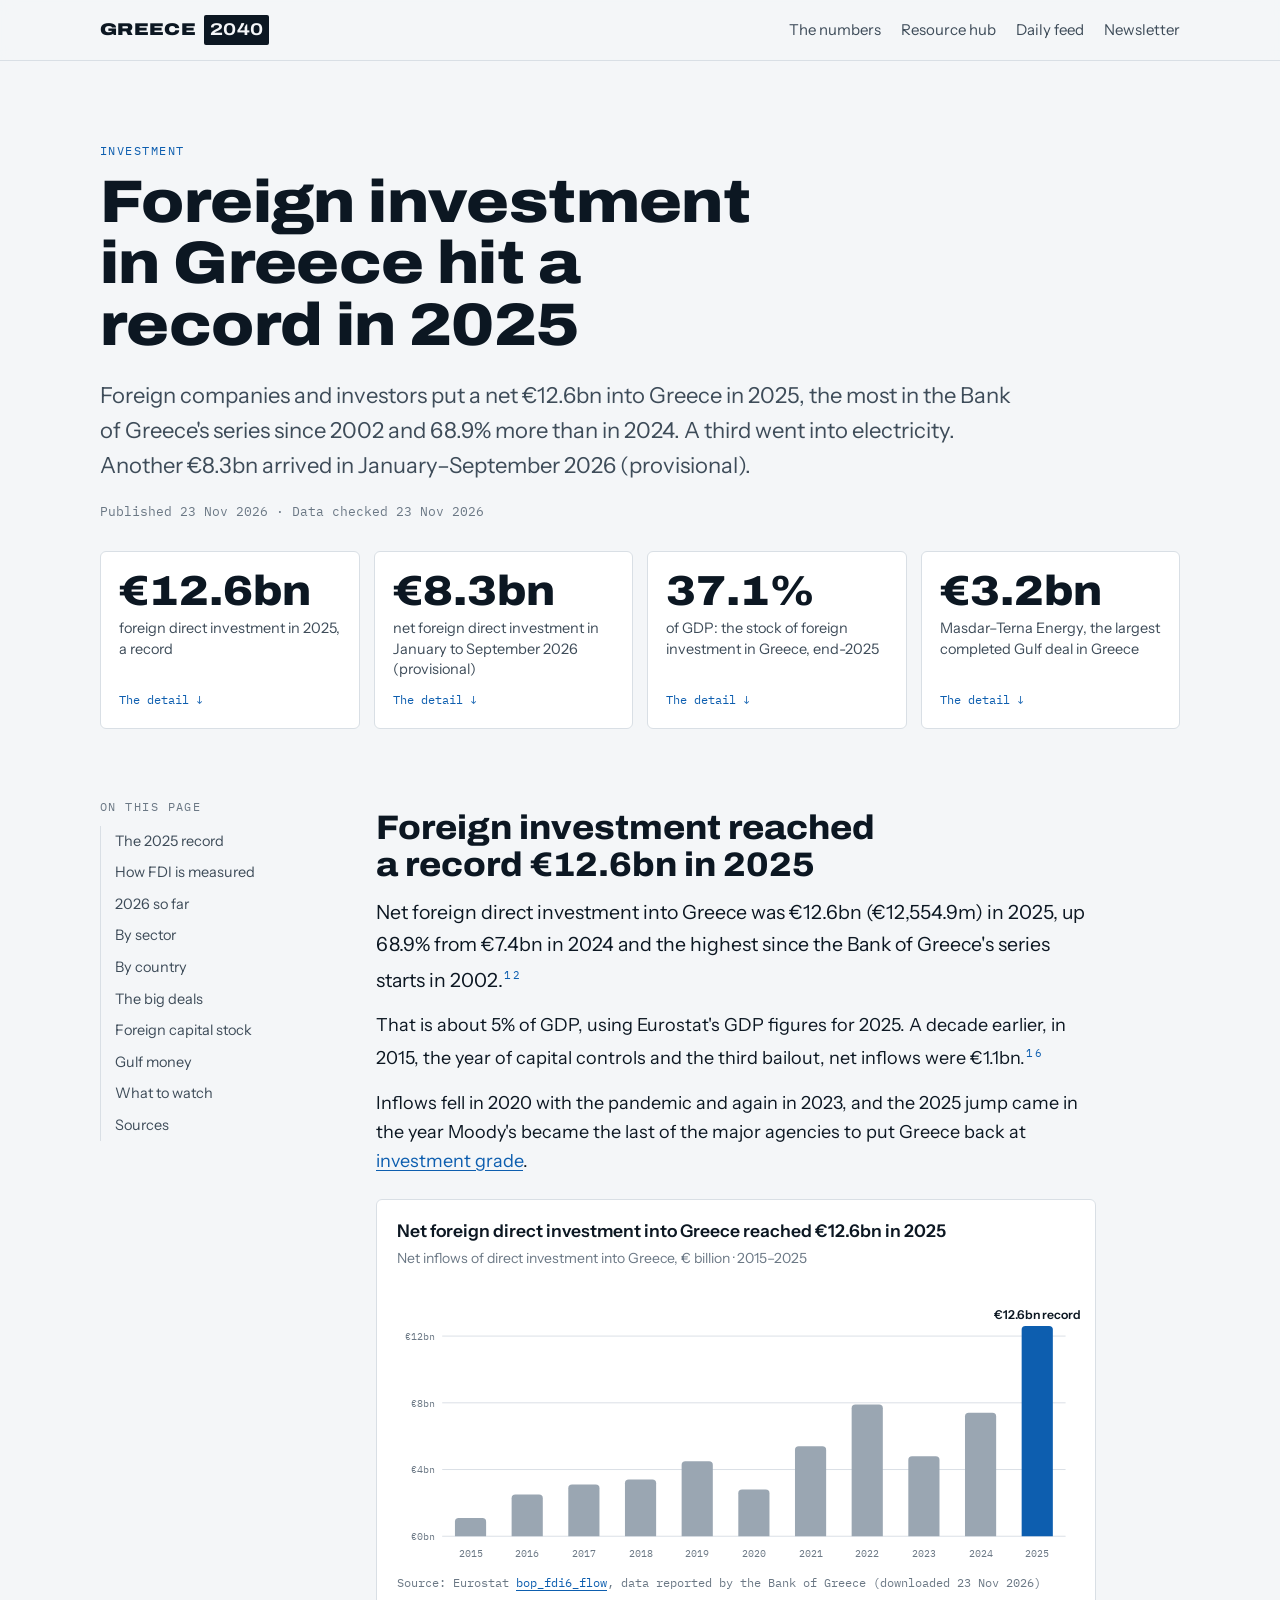
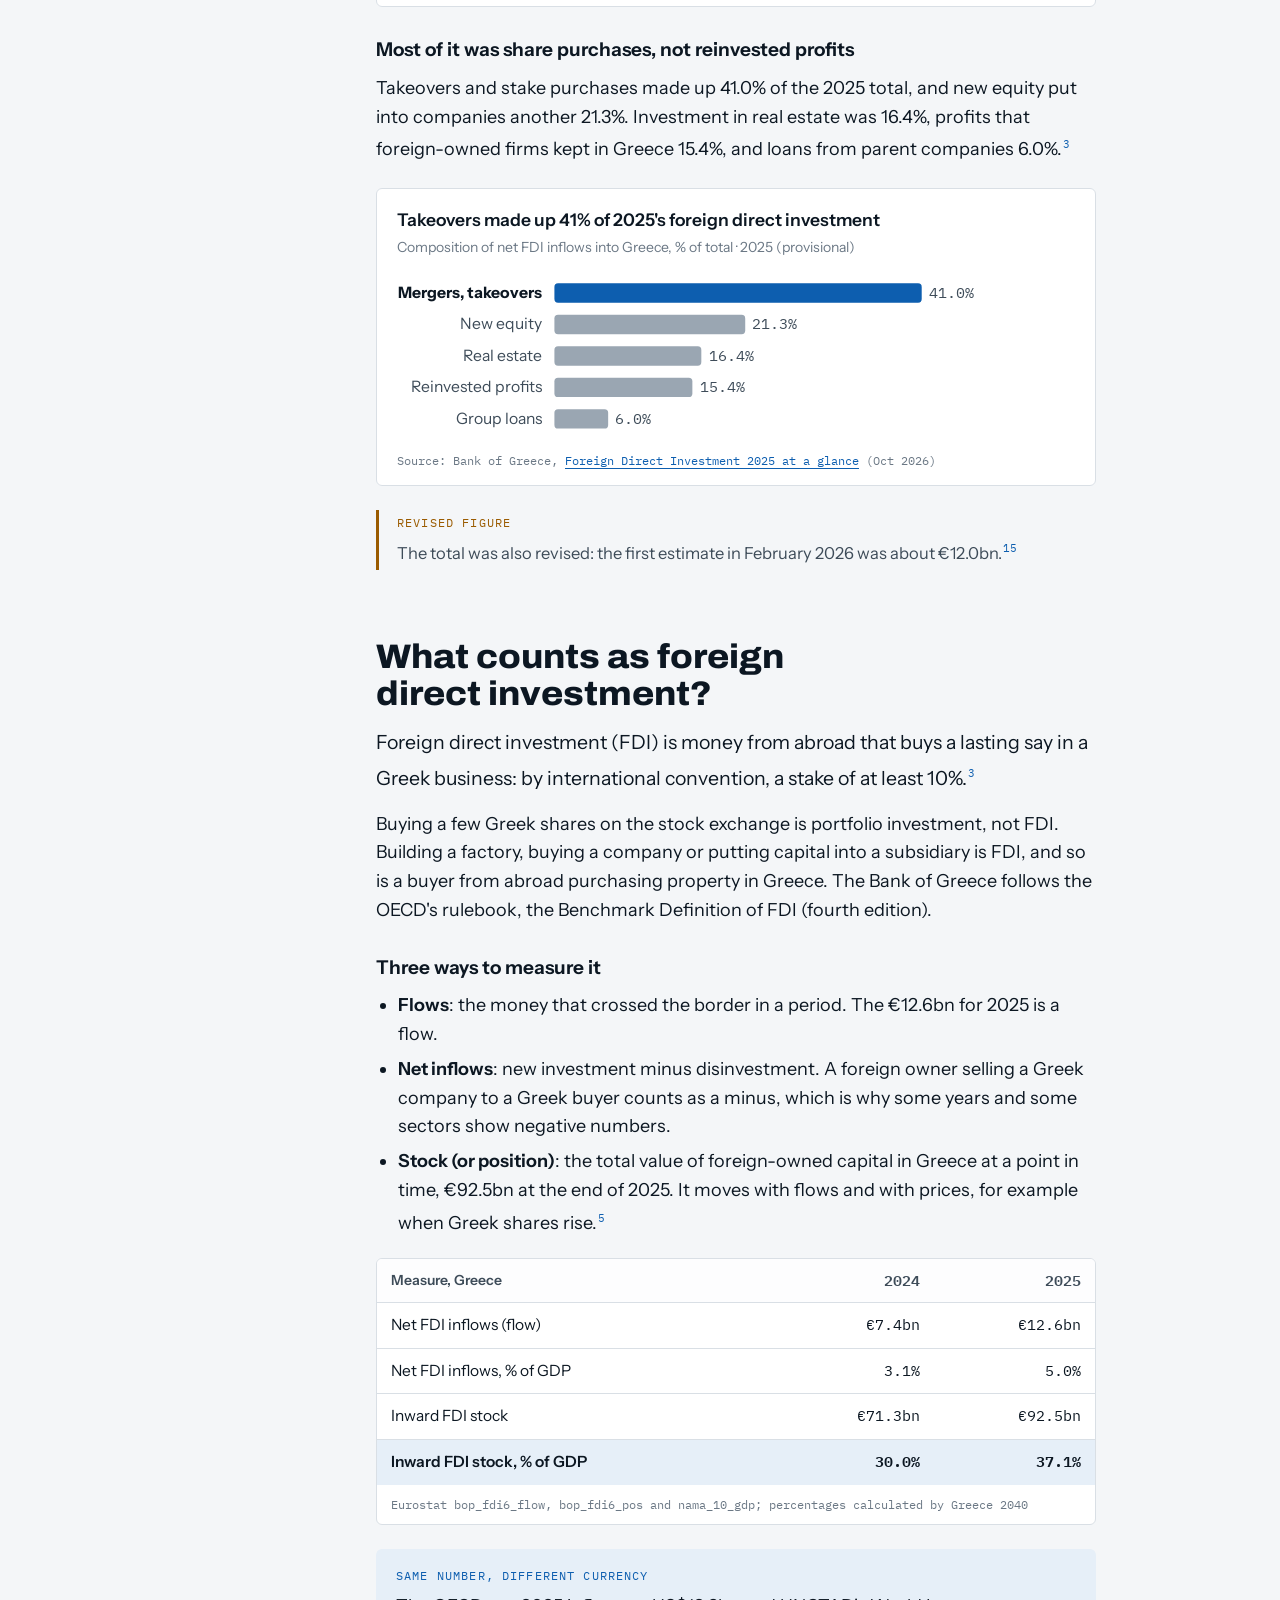
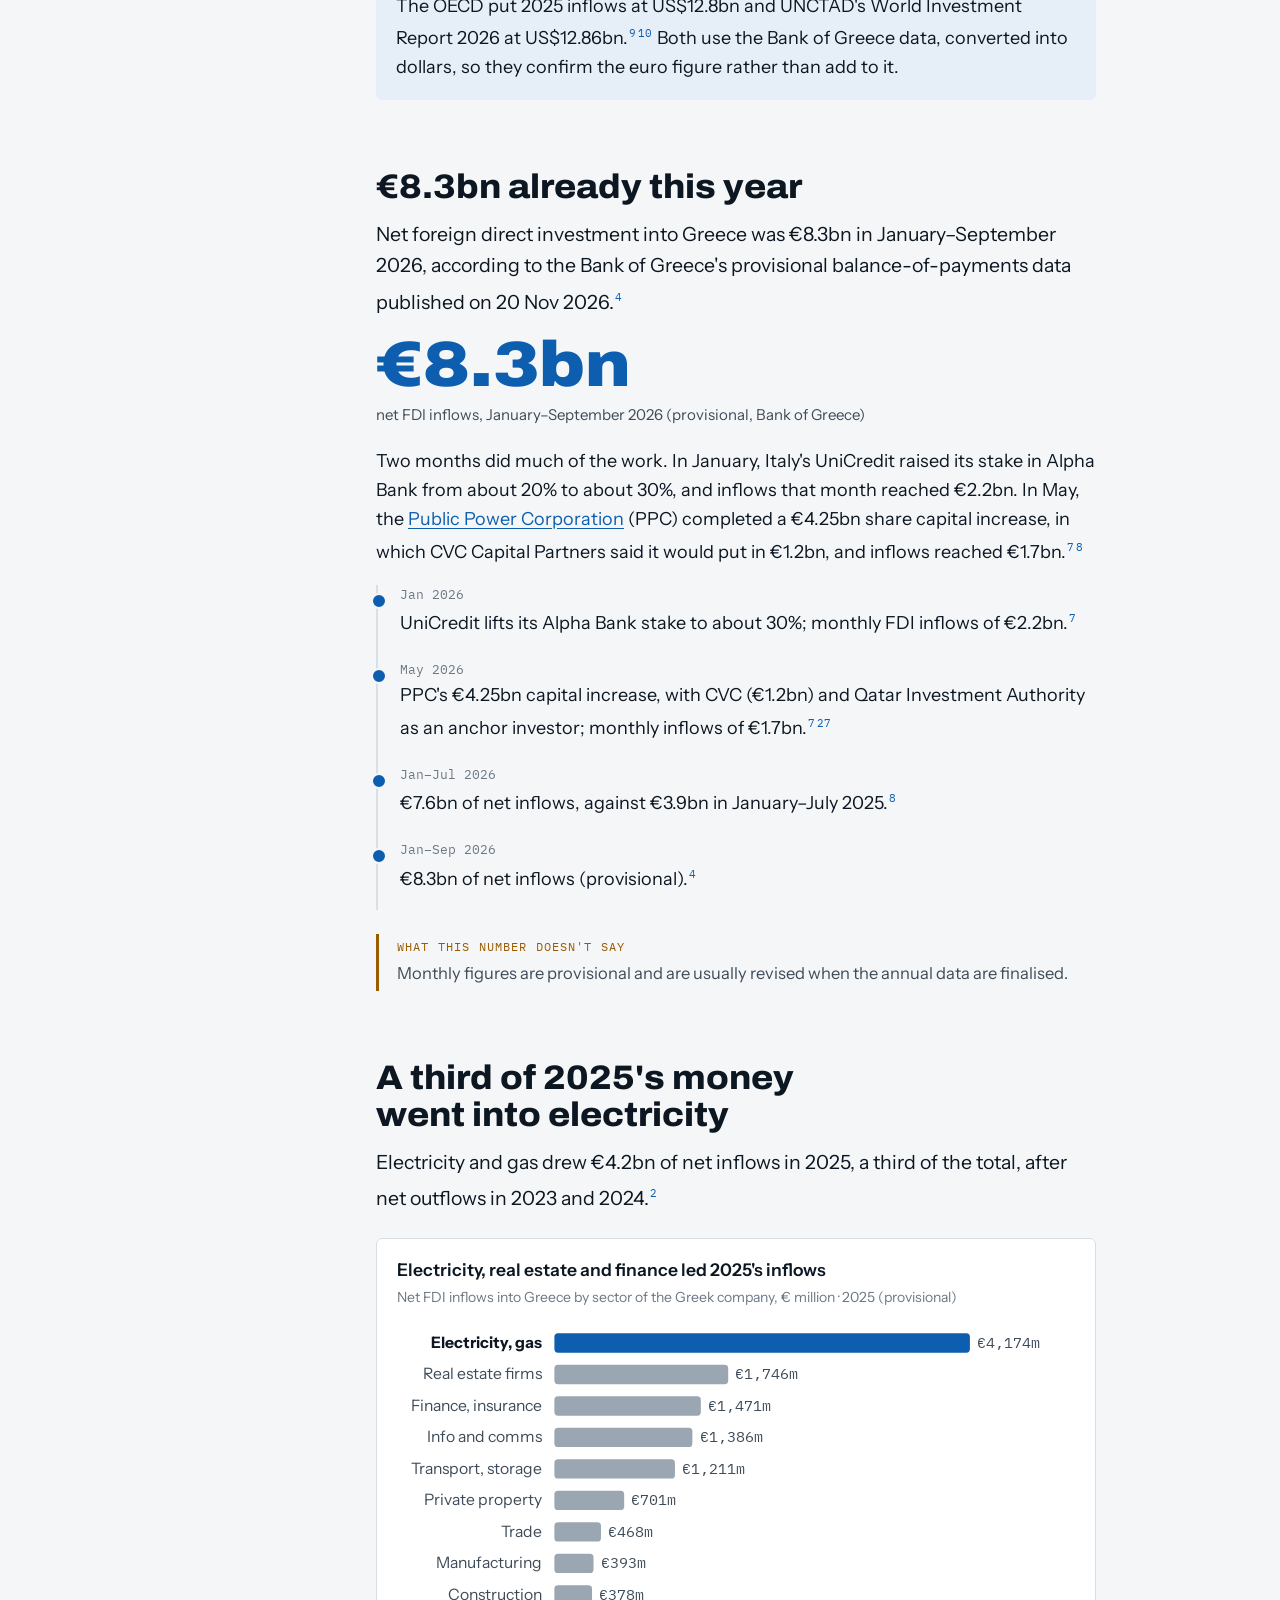
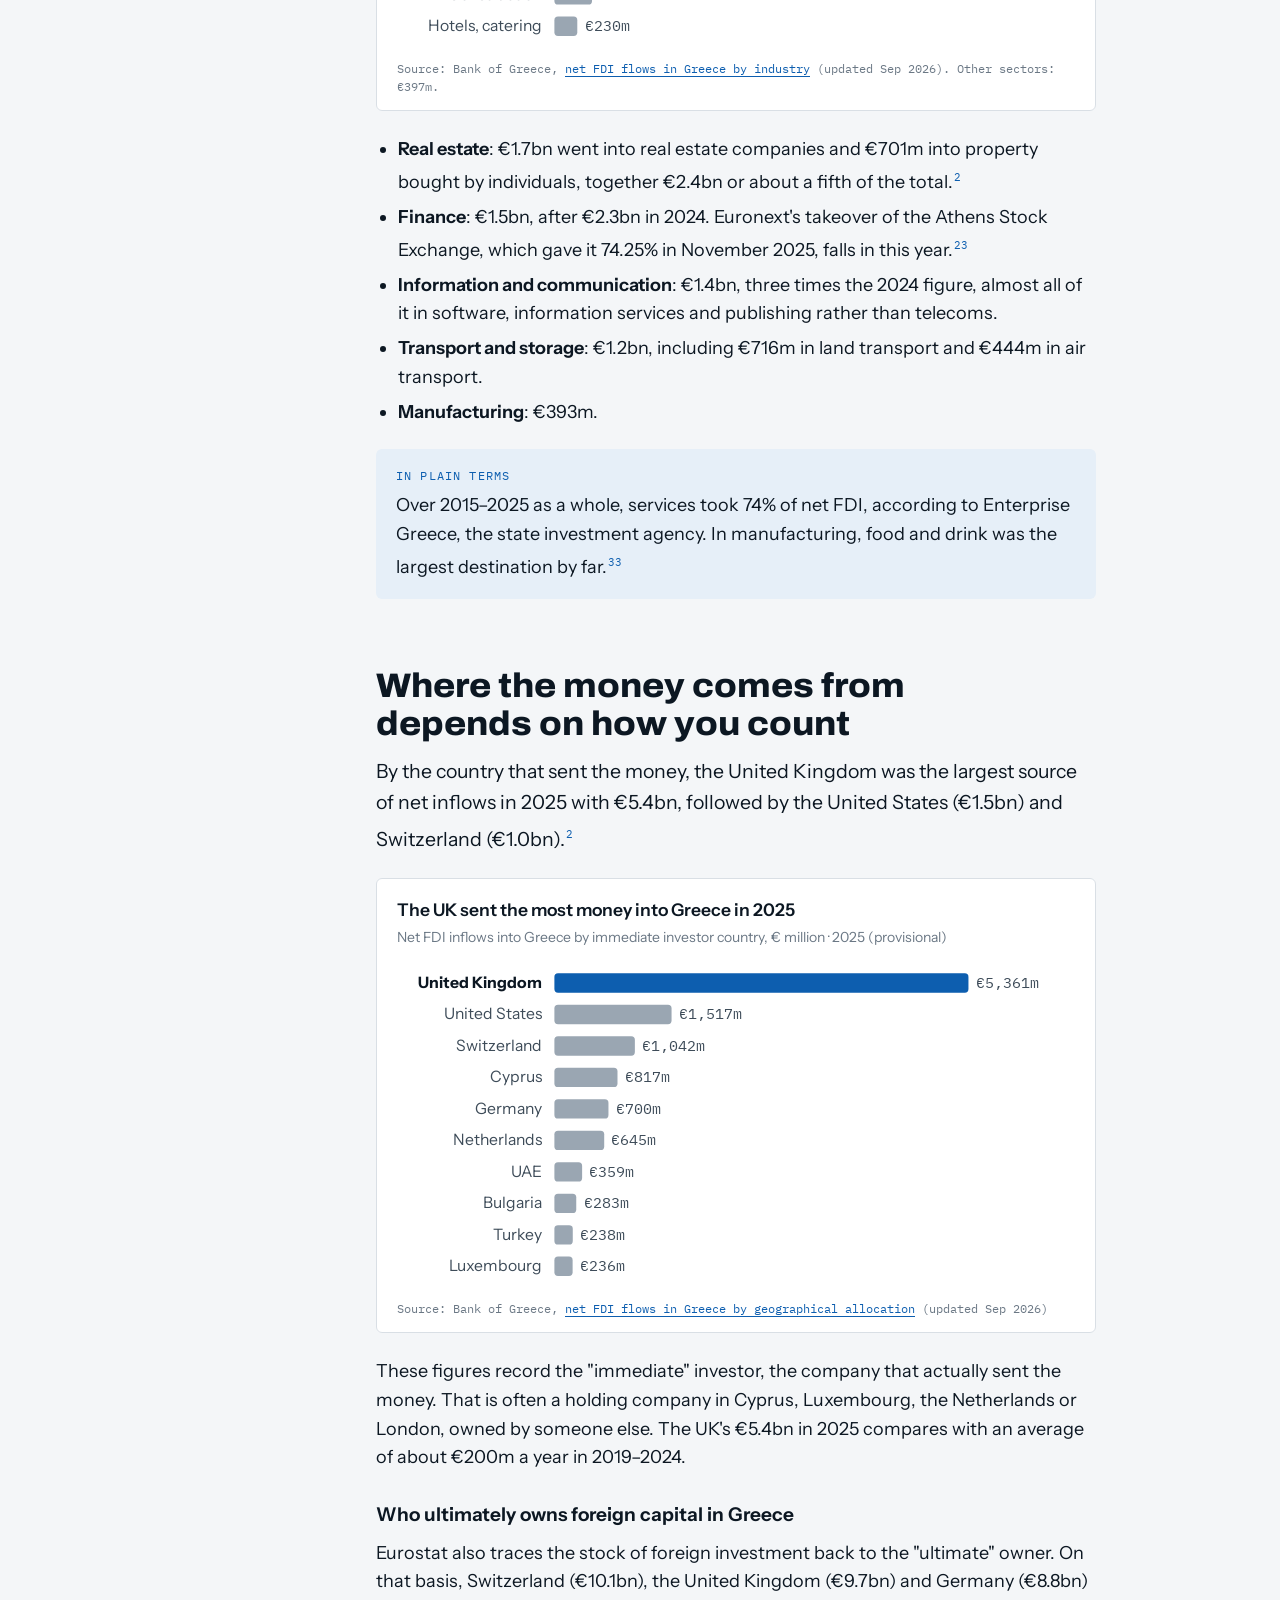
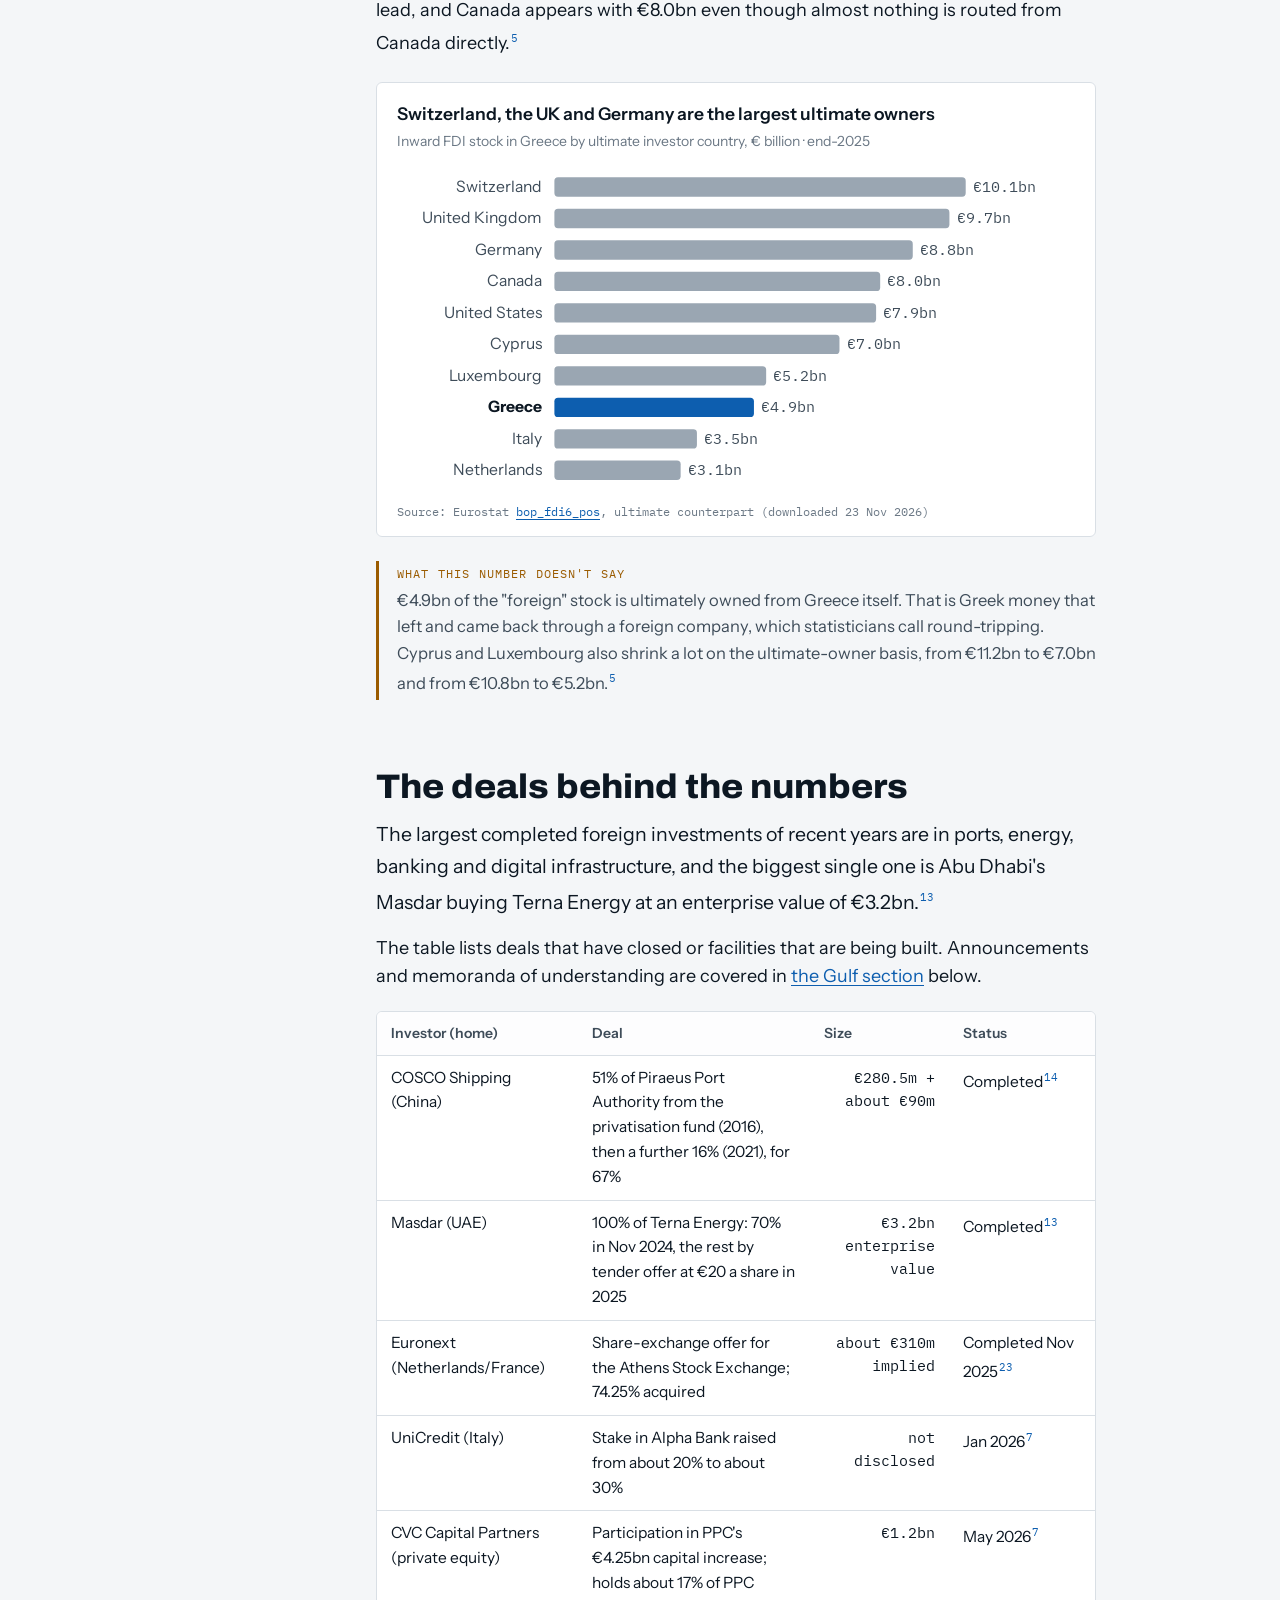
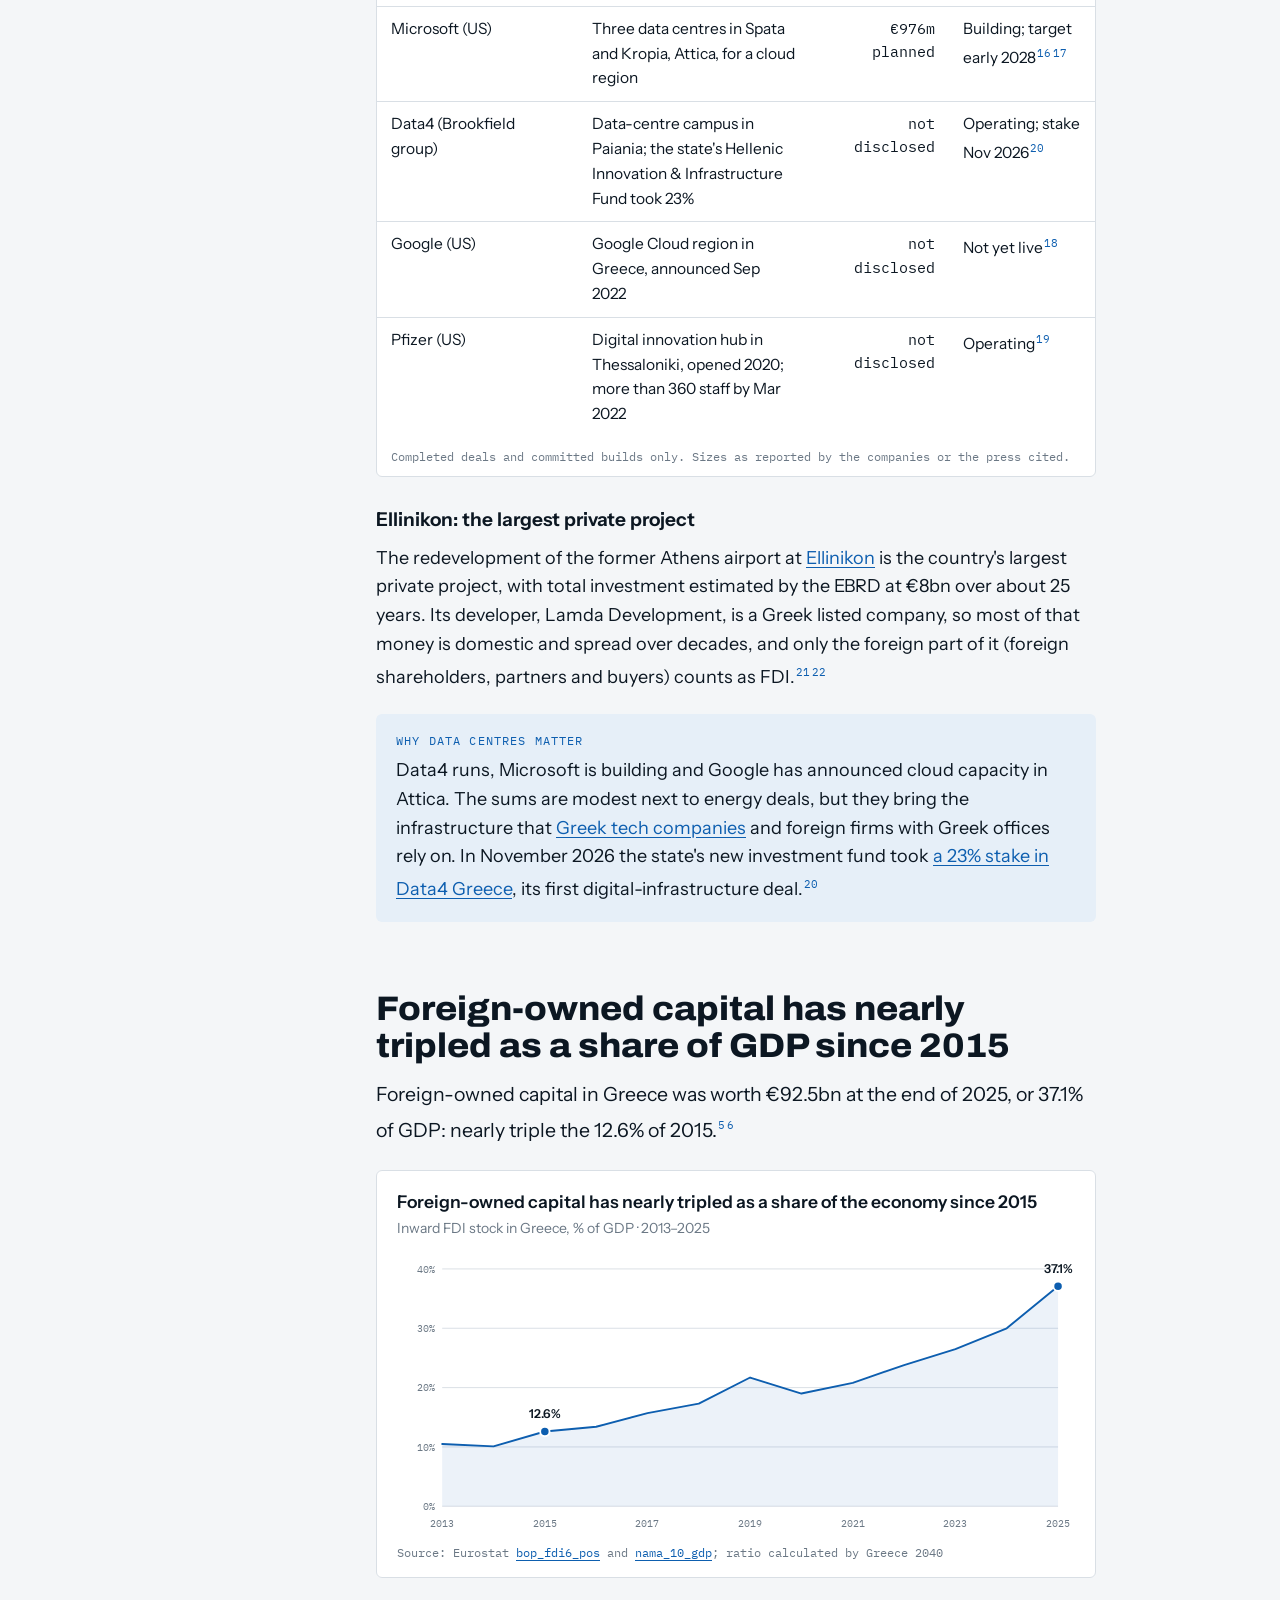
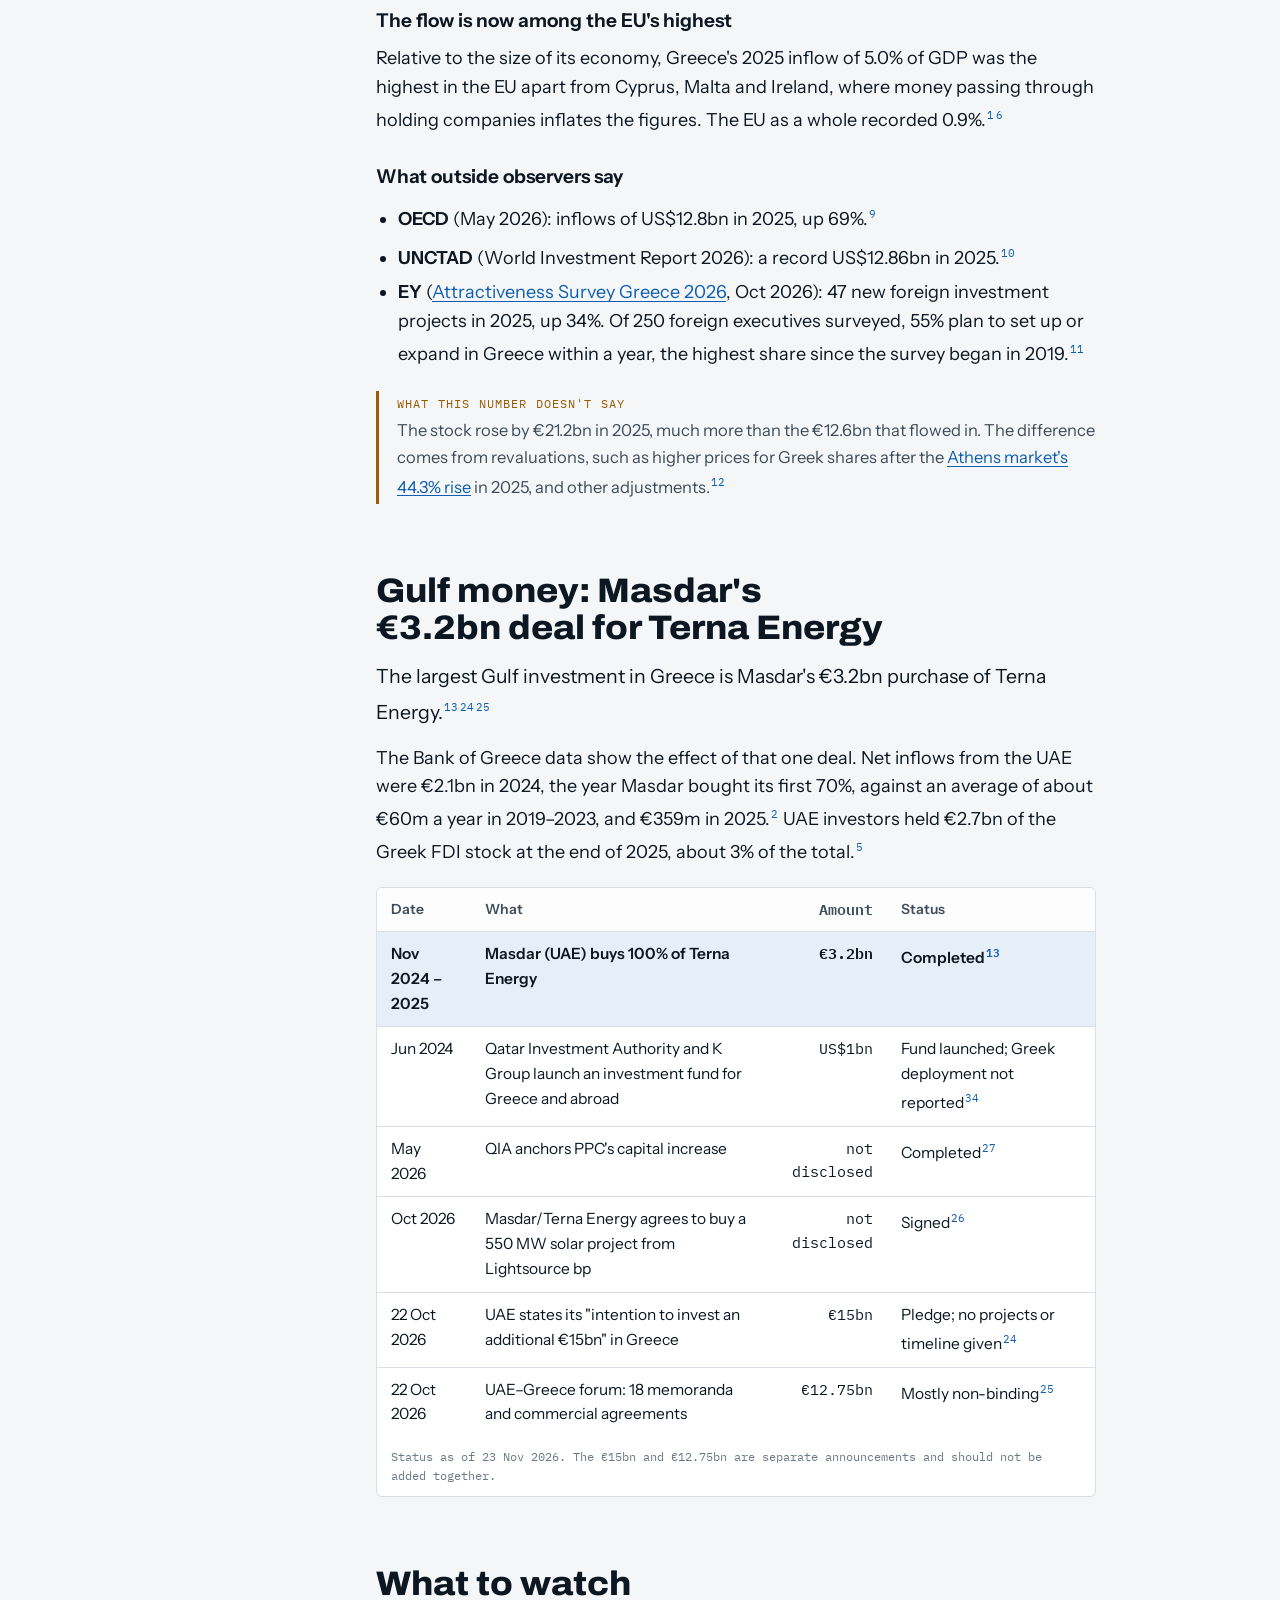
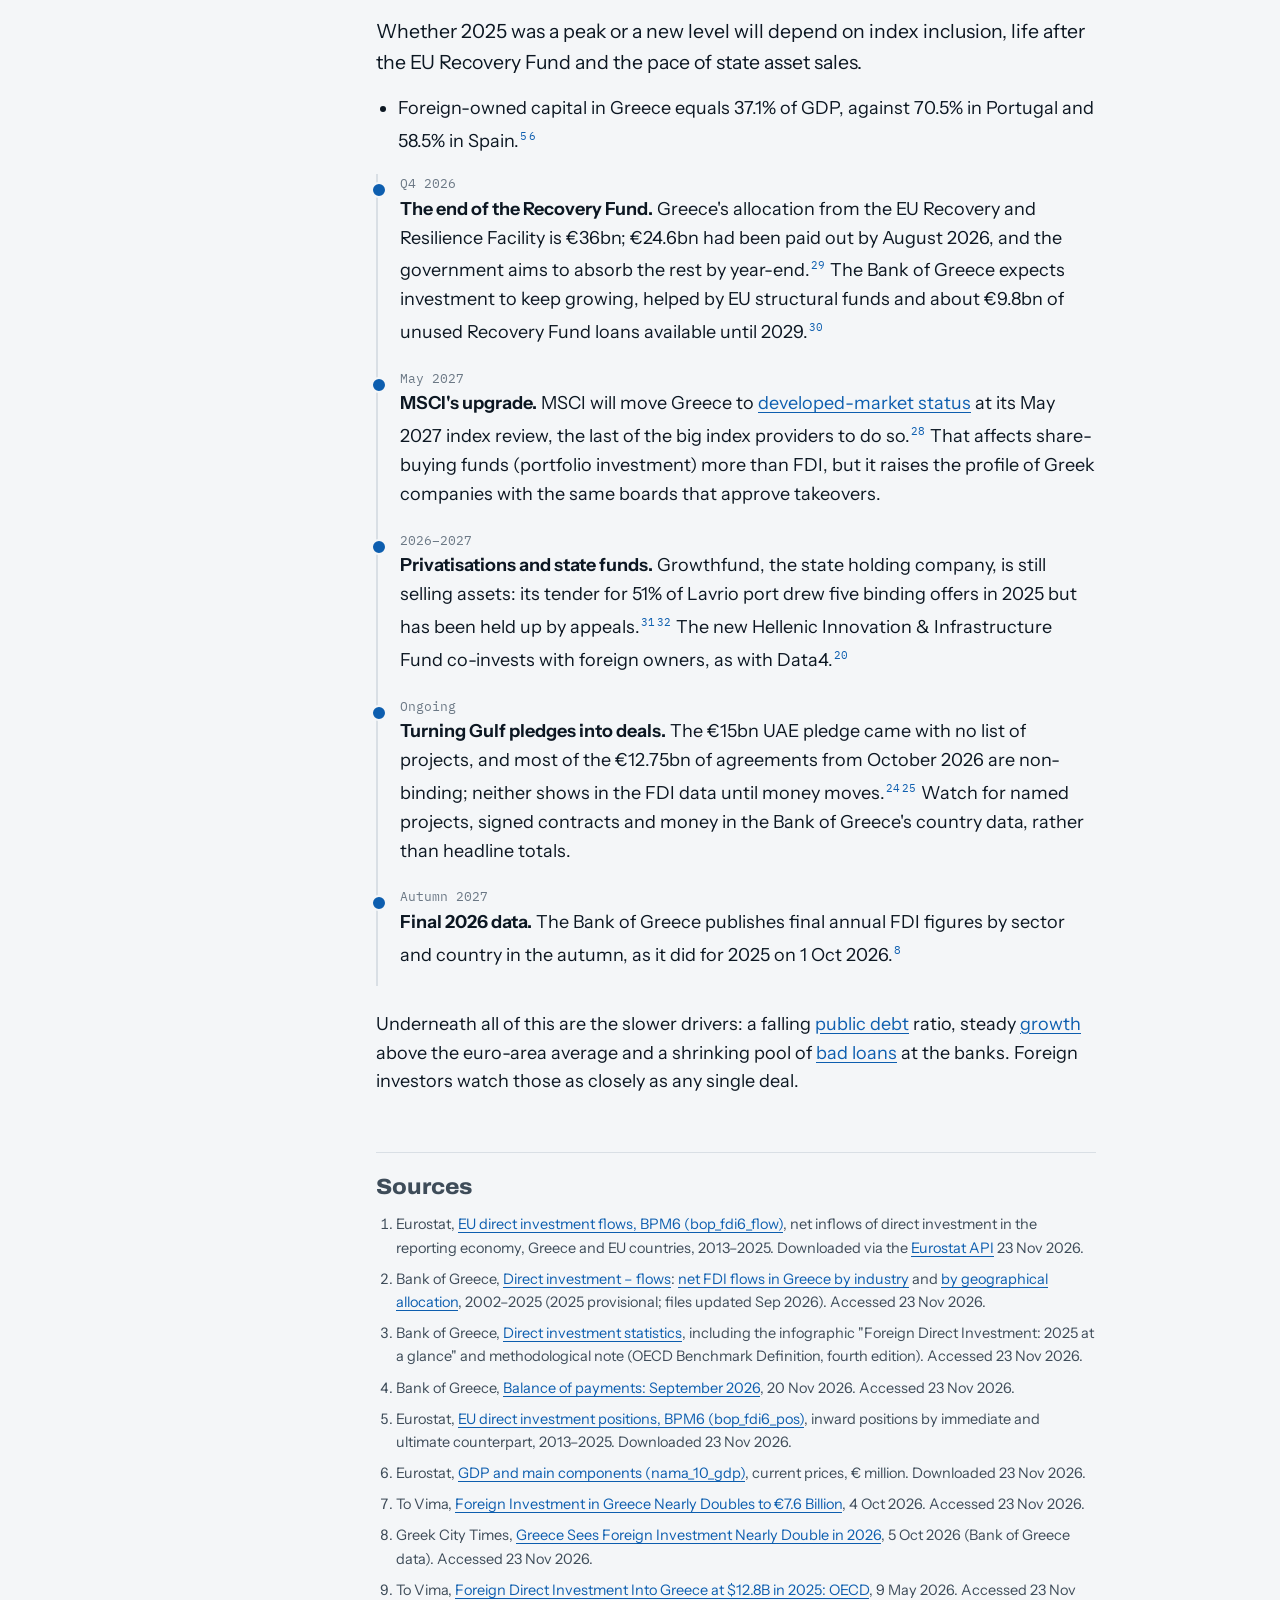
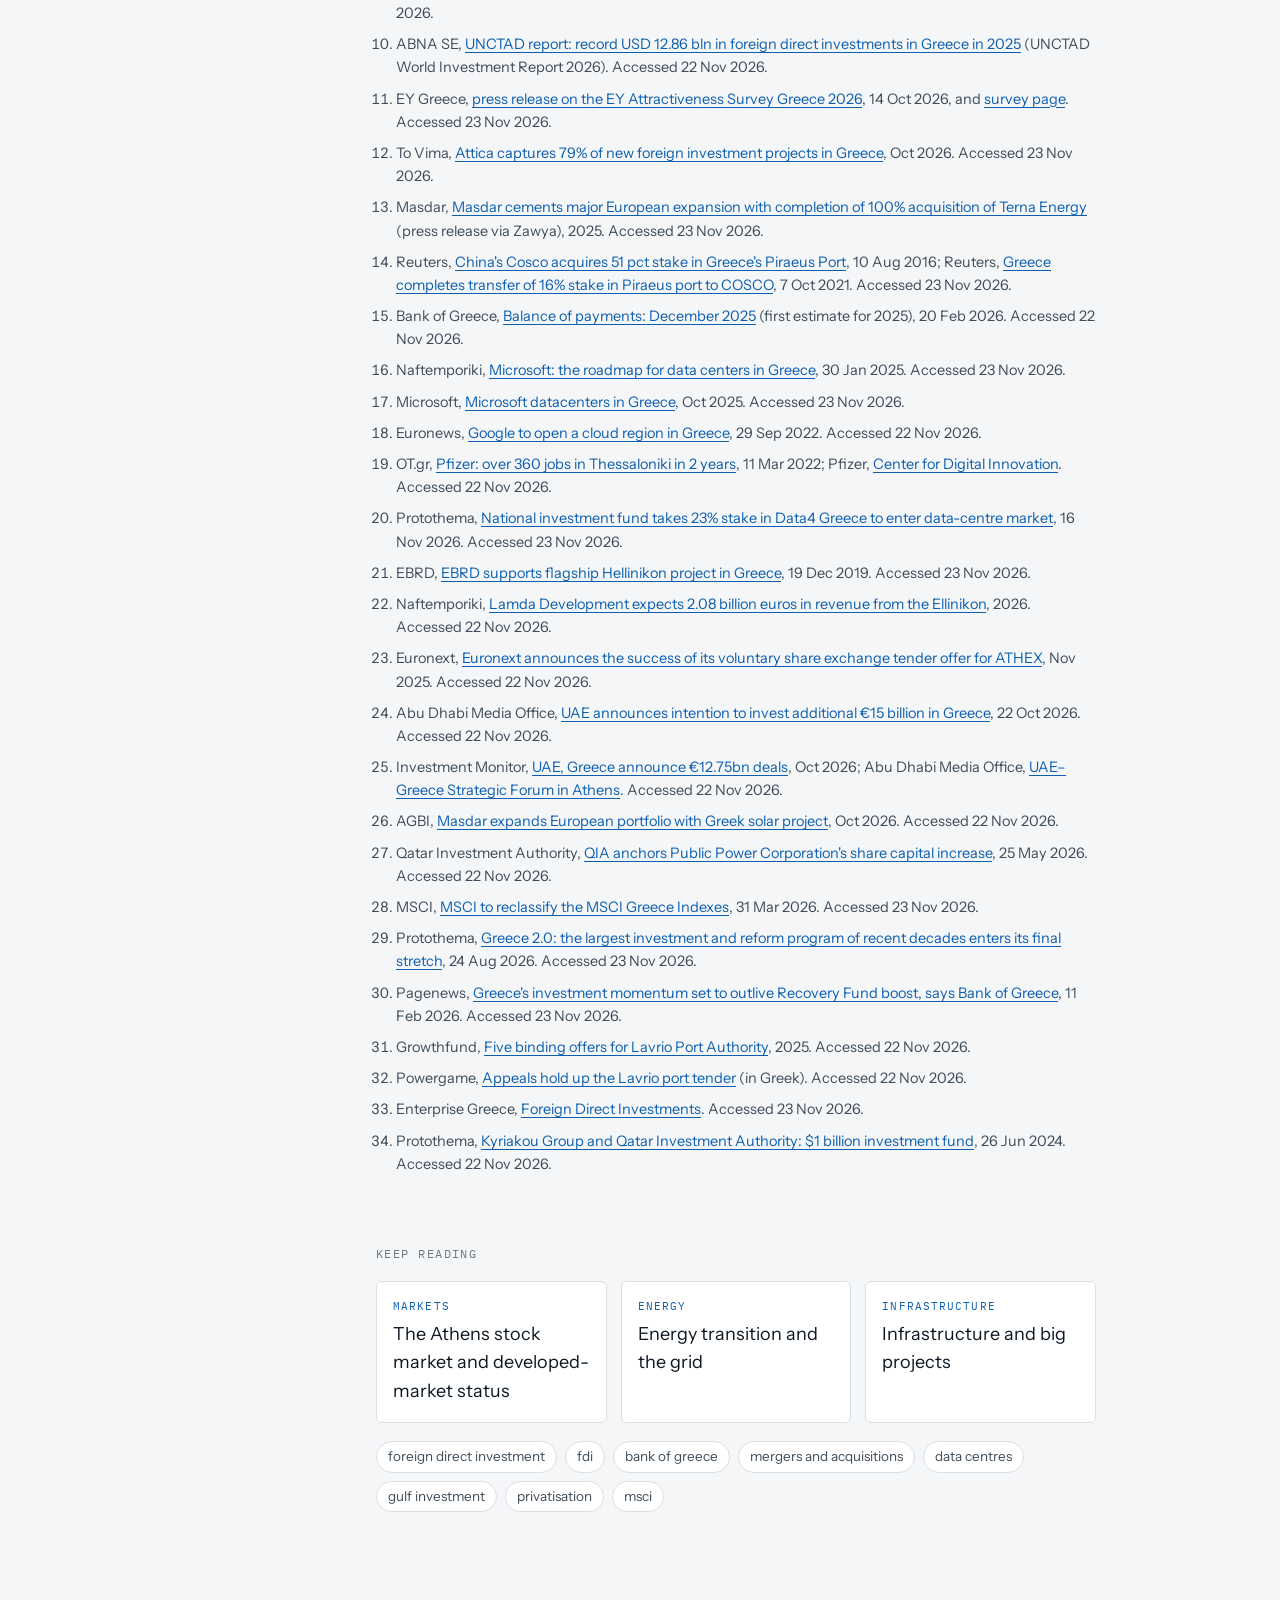
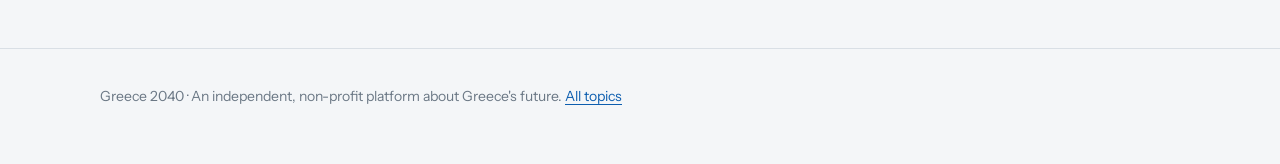
<file: pillars/investment.html>
<!doctype html>
<html lang="en">
<head>
<meta charset="utf-8">
<meta name="viewport" content="width=device-width, initial-scale=1, viewport-fit=cover">
<title>Foreign direct investment in Greece · Greece 2040</title>
<meta name="description" content="Net foreign direct investment into Greece reached a record €12.6bn in 2025 and €8.3bn in January–September 2026.">
<meta property="og:title" content="Foreign direct investment in Greece · Greece 2040">
<meta property="og:description" content="A record €12.6bn of net foreign direct investment in 2025, what drove it, where it came from and how Greece compares.">
<meta property="og:type" content="article">
<meta name="theme-color" content="#0C1722">
<link rel="icon" href="data:image/svg+xml,%3Csvg xmlns='http://www.w3.org/2000/svg' viewBox='0 0 64 64'%3E%3Crect width='64' height='64' rx='10' fill='%230D5EAF'/%3E%3Ctext x='32' y='44' font-family='Arial' font-weight='900' font-size='30' text-anchor='middle' fill='%23fff'%3EGR%3C/text%3E%3C/svg%3E">
<link rel="preconnect" href="https://fonts.googleapis.com">
<link rel="preconnect" href="https://fonts.gstatic.com" crossorigin>
<link rel="stylesheet" href="https://fonts.googleapis.com/css2?family=Archivo:wdth,wght@62..125,500..900&family=Instrument+Sans:wght@400;500;600;700&family=IBM+Plex+Mono:wght@400;500&display=swap">
<link rel="stylesheet" href="style.css">
<!-- Hub metadata: read by the resource hub. Keep it valid JSON. -->
<script type="application/json" id="g40-meta">
{
  "slug": "investment",
  "title": "Foreign direct investment in Greece",
  "category": "Investment",
  "summary": "Foreign companies and investors put a net €12.6bn into Greece in 2025, the most in the Bank of Greece's series since 2002 and 68.9% more than in 2024. A third went into electricity. Another €8.3bn arrived in January–September 2026 (provisional). ",
  "tags": ["foreign direct investment", "fdi", "bank of greece", "mergers and acquisitions", "data centres", "gulf investment", "masdar", "privatisation", "msci", "recovery fund"],
  "updated": "2026-11-23",
  "sections": [
    { "id": "fdi-record", "title": "Foreign investment reached a record €12.6bn in 2025", "number": "€12.6bn" },
    { "id": "what-counts", "title": "What counts as foreign direct investment?", "number": "10% stake" },
    { "id": "fdi-2026", "title": "€8.3bn already this year", "number": "€8.3bn" },
    { "id": "sectors", "title": "A third of 2025's money went into electricity", "number": "€4.2bn" },
    { "id": "countries", "title": "Where the money comes from depends on how you count", "number": "€5.4bn UK" },
    { "id": "deals", "title": "The deals behind the numbers", "number": "€3.2bn" },
    { "id": "stock", "title": "Foreign capital has nearly tripled as a share of GDP since 2015", "number": "37.1% of GDP" },
    { "id": "gulf", "title": "Gulf money: Masdar's €3.2bn deal for Terna Energy", "number": "€3.2bn closed" },
    { "id": "watch", "title": "What to watch", "number": "May 2027" }
  ]
}
</script>
<!--BUILD:seo--><link rel="canonical" href="https://greece2040.com/pillars/investment.html">
<meta property="og:url" content="https://greece2040.com/pillars/investment.html">
<meta property="og:site_name" content="Greece 2040">
<script type="application/ld+json">{"@context": "https://schema.org", "@type": "Article", "headline": "Foreign direct investment in Greece", "description": "Foreign companies and investors put a net €12.6bn into Greece in 2025, the most in the Bank of Greece's series since 2002 and 68.9% more than in 2024. A third went into electricity. Another €8.3bn arrived in January–September 2026 (provisional). ", "datePublished": "2026-11-23", "dateModified": "2026-11-23", "inLanguage": "en", "about": "Investment", "keywords": "foreign direct investment, fdi, bank of greece, mergers and acquisitions, data centres, gulf investment, masdar, privatisation, msci, recovery fund", "mainEntityOfPage": "https://greece2040.com/pillars/investment.html", "author": {"@type": "Organization", "name": "Greece 2040", "url": "https://greece2040.com/", "description": "An independent, non-profit platform about Greece's future."}, "publisher": {"@type": "Organization", "name": "Greece 2040", "url": "https://greece2040.com/", "description": "An independent, non-profit platform about Greece's future."}, "isPartOf": {"@type": "WebSite", "name": "Greece 2040", "url": "https://greece2040.com/"}}</script>
<!--/BUILD:seo-->
</head>
<body>
<header class="bar">
  <div class="wrap">
    <a class="mark" href="../index.html" aria-label="Greece 2040 home">GREECE <b>2040</b></a>
    <button class="menu-btn" type="button" aria-expanded="false" aria-controls="site-nav" onclick="var o=this.closest('.bar').classList.toggle('menu-open');this.setAttribute('aria-expanded',o)"><i></i>Menu</button>
    <nav id="site-nav" aria-label="Site">
      <a href="../index.html#picture">The numbers</a>
      <a href="../hub.html">Resource hub</a>
      <a href="../index.html#feed">Daily feed</a>
      <a href="../index.html#signup">Newsletter</a>
    </nav>
  </div>
</header>

<main>
  <div class="wrap p-head">
    <div class="tag">Investment</div>
    <h1>Foreign investment in Greece hit a record in 2025</h1>
    <p class="answer">Foreign companies and investors put a net €12.6bn into Greece in 2025, the most in the Bank of Greece's series since 2002 and 68.9% more than in 2024. A third went into electricity. Another €8.3bn arrived in January–September 2026 (provisional).</p>
    <div class="dates">Published 23 Nov 2026 · Data checked 23 Nov 2026</div>

    <div class="stat-strip">
      <a href="#fdi-record"><span class="n">€12.6bn</span><span class="l">foreign direct investment in 2025, a record</span><span class="go">The detail ↓</span></a>
      <a href="#fdi-2026"><span class="n">€8.3bn</span><span class="l">net foreign direct investment in January to September 2026 (provisional)</span><span class="go">The detail ↓</span></a>
      <a href="#stock"><span class="n">37.1%</span><span class="l">of GDP: the stock of foreign investment in Greece, end-2025</span><span class="go">The detail ↓</span></a>
      <a href="#gulf"><span class="n">€3.2bn</span><span class="l">Masdar–Terna Energy, the largest completed Gulf deal in Greece</span><span class="go">The detail ↓</span></a>
    </div>
  </div>

  <div class="wrap p-body">
    <nav class="toc" aria-label="On this page">
      <div class="eyebrow">On this page</div>
      <ol>
        <li><a href="#fdi-record">The 2025 record</a></li>
        <li><a href="#what-counts">How FDI is measured</a></li>
        <li><a href="#fdi-2026">2026 so far</a></li>
        <li><a href="#sectors">By sector</a></li>
        <li><a href="#countries">By country</a></li>
        <li><a href="#deals">The big deals</a></li>
        <li><a href="#stock">Foreign capital stock</a></li>
        <li><a href="#gulf">Gulf money</a></li>
        <li><a href="#watch">What to watch</a></li>
        <li><a href="#sources">Sources</a></li>
      </ol>
    </nav>

    <article>
      <section id="fdi-record">
        <h2>Foreign investment reached a record €12.6bn in 2025</h2>
        <p class="lead">Net foreign direct investment into Greece was €12.6bn (€12,554.9m) in 2025, up 68.9% from €7.4bn in 2024 and the highest since the Bank of Greece's series starts in 2002.<sup class="ref"><a href="#s1">1</a></sup><sup class="ref"><a href="#s2">2</a></sup></p>
        <p>That is about 5% of GDP, using Eurostat's GDP figures for 2025. A decade earlier, in 2015, the year of capital controls and the third bailout, net inflows were €1.1bn.<sup class="ref"><a href="#s1">1</a></sup><sup class="ref"><a href="#s6">6</a></sup></p>
        <p>Inflows fell in 2020 with the pandemic and again in 2023, and the 2025 jump came in the year Moody's became the last of the major agencies to put Greece back at <a href="credit.html#ratings">investment grade</a>.</p>

        <figure class="chart" id="chart-flows">
          <h3>Net foreign direct investment into Greece reached €12.6bn in 2025</h3>
          <p class="sub">Net inflows of direct investment into Greece, € billion · 2015–2025</p>
          <svg viewBox="0 0 720 300" role="img" aria-label="Bar chart of net FDI inflows into Greece: €1.1bn in 2015, €2.5bn in 2016, €3.1bn in 2017, €3.4bn in 2018, €4.5bn in 2019, €2.8bn in 2020, €5.4bn in 2021, €7.9bn in 2022, €4.8bn in 2023, €7.4bn in 2024 and a record €12.6bn in 2025."></svg>
          <figcaption class="foot">Source: Eurostat <a href="https://ec.europa.eu/eurostat/databrowser/view/bop_fdi6_flow/default/table">bop_fdi6_flow</a>, data reported by the Bank of Greece (downloaded 23 Nov 2026)</figcaption>
        </figure>

        <h3>Most of it was share purchases, not reinvested profits</h3>
        <p>Takeovers and stake purchases made up 41.0% of the 2025 total, and new equity put into companies another 21.3%. Investment in real estate was 16.4%, profits that foreign-owned firms kept in Greece 15.4%, and loans from parent companies 6.0%.<sup class="ref"><a href="#s3">3</a></sup></p>

        <figure class="chart" id="chart-type">
          <h3>Takeovers made up 41% of 2025's foreign direct investment</h3>
          <p class="sub">Composition of net FDI inflows into Greece, % of total · 2025 (provisional)</p>
          <svg viewBox="0 0 560 150" role="img" aria-label="Horizontal bars: mergers and acquisitions 41.0%, new equity 21.3%, real estate 16.4%, reinvested earnings 15.4%, loans 6.0% of 2025 net FDI inflows."></svg>
          <figcaption class="foot">Source: Bank of Greece, <a href="https://www.bankofgreece.gr/en/statistics/external-sector/direct-investment">Foreign Direct Investment 2025 at a glance</a> (Oct 2026)</figcaption>
        </figure>

        <div class="caveat"><span class="k">Revised figure</span><p>The total was also revised: the first estimate in February 2026 was about €12.0bn.<sup class="ref"><a href="#s15">15</a></sup></p></div>
      </section>

      <section id="what-counts">
        <h2>What counts as foreign direct investment?</h2>
        <p class="lead">Foreign direct investment (FDI) is money from abroad that buys a lasting say in a Greek business: by international convention, a stake of at least 10%.<sup class="ref"><a href="#s3">3</a></sup></p>
        <p>Buying a few Greek shares on the stock exchange is portfolio investment, not FDI. Building a factory, buying a company or putting capital into a subsidiary is FDI, and so is a buyer from abroad purchasing property in Greece. The Bank of Greece follows the OECD's rulebook, the Benchmark Definition of FDI (fourth edition).</p>
        <h3>Three ways to measure it</h3>
        <ul>
          <li><strong>Flows</strong>: the money that crossed the border in a period. The €12.6bn for 2025 is a flow.</li>
          <li><strong>Net inflows</strong>: new investment minus disinvestment. A foreign owner selling a Greek company to a Greek buyer counts as a minus, which is why some years and some sectors show negative numbers.</li>
          <li><strong>Stock (or position)</strong>: the total value of foreign-owned capital in Greece at a point in time, €92.5bn at the end of 2025. It moves with flows and with prices, for example when Greek shares rise.<sup class="ref"><a href="#s5">5</a></sup></li>
        </ul>
        <div class="table-wrap">
          <table>
            <thead><tr><th>Measure, Greece</th><th class="num">2024</th><th class="num">2025</th></tr></thead>
            <tbody>
              <tr><td>Net FDI inflows (flow)</td><td class="num">€7.4bn</td><td class="num">€12.6bn</td></tr>
              <tr><td>Net FDI inflows, % of GDP</td><td class="num">3.1%</td><td class="num">5.0%</td></tr>
              <tr><td>Inward FDI stock</td><td class="num">€71.3bn</td><td class="num">€92.5bn</td></tr>
              <tr class="hl"><td>Inward FDI stock, % of GDP</td><td class="num">30.0%</td><td class="num">37.1%</td></tr>
            </tbody>
            <caption>Eurostat bop_fdi6_flow, bop_fdi6_pos and nama_10_gdp; percentages calculated by Greece 2040</caption>
          </table>
        </div>
        <div class="callout"><span class="k">Same number, different currency</span><p>The OECD put 2025 inflows at US$12.8bn and UNCTAD's World Investment Report 2026 at US$12.86bn.<sup class="ref"><a href="#s9">9</a></sup><sup class="ref"><a href="#s10">10</a></sup> Both use the Bank of Greece data, converted into dollars, so they confirm the euro figure rather than add to it.</p></div>
      </section>

      <section id="fdi-2026">
        <h2>€8.3bn already this year</h2>
        <p class="lead">Net foreign direct investment into Greece was €8.3bn in January–September 2026, according to the Bank of Greece's provisional balance-of-payments data published on 20 Nov 2026.<sup class="ref"><a href="#s4">4</a></sup></p>
        <div class="big-number">€8.3bn</div>
        <p class="cap">net FDI inflows, January–September 2026 (provisional, Bank of Greece)</p>
        <p>Two months did much of the work. In January, Italy's UniCredit raised its stake in Alpha Bank from about 20% to about 30%, and inflows that month reached €2.2bn. In May, the <a href="energy.html">Public Power Corporation</a> (PPC) completed a €4.25bn share capital increase, in which CVC Capital Partners said it would put in €1.2bn, and inflows reached €1.7bn.<sup class="ref"><a href="#s7">7</a></sup><sup class="ref"><a href="#s8">8</a></sup></p>
        <ul class="timeline">
          <li><span class="when">Jan 2026</span>UniCredit lifts its Alpha Bank stake to about 30%; monthly FDI inflows of €2.2bn.<sup class="ref"><a href="#s7">7</a></sup></li>
          <li><span class="when">May 2026</span>PPC's €4.25bn capital increase, with CVC (€1.2bn) and Qatar Investment Authority as an anchor investor; monthly inflows of €1.7bn.<sup class="ref"><a href="#s7">7</a></sup><sup class="ref"><a href="#s27">27</a></sup></li>
          <li><span class="when">Jan–Jul 2026</span>€7.6bn of net inflows, against €3.9bn in January–July 2025.<sup class="ref"><a href="#s8">8</a></sup></li>
          <li><span class="when">Jan–Sep 2026</span>€8.3bn of net inflows (provisional).<sup class="ref"><a href="#s4">4</a></sup></li>
        </ul>
        <div class="caveat"><span class="k">What this number doesn't say</span><p>Monthly figures are provisional and are usually revised when the annual data are finalised.</p></div>
      </section>

      <section id="sectors">
        <h2>A third of 2025's money went into electricity</h2>
        <p class="lead">Electricity and gas drew €4.2bn of net inflows in 2025, a third of the total, after net outflows in 2023 and 2024.<sup class="ref"><a href="#s2">2</a></sup></p>
        <figure class="chart" id="chart-sectors">
          <h3>Electricity, real estate and finance led 2025's inflows</h3>
          <p class="sub">Net FDI inflows into Greece by sector of the Greek company, € million · 2025 (provisional)</p>
          <svg viewBox="0 0 560 280" role="img" aria-label="Horizontal bars of 2025 net FDI inflows by sector: electricity and gas €4,174m, real estate firms €1,746m, finance and insurance €1,471m, information and communication €1,386m, transport and storage €1,211m, private property purchases €701m, trade €468m, manufacturing €393m, construction €378m, hotels and catering €230m."></svg>
          <figcaption class="foot">Source: Bank of Greece, <a href="https://www.bankofgreece.gr/RelatedDocuments/BPM6_FDI_HOME_BY_ACTIVITY.xls">net FDI flows in Greece by industry</a> (updated Sep 2026). Other sectors: €397m.</figcaption>
        </figure>
        <ul>
          <li><strong>Real estate</strong>: €1.7bn went into real estate companies and €701m into property bought by individuals, together €2.4bn or about a fifth of the total.<sup class="ref"><a href="#s2">2</a></sup></li>
          <li><strong>Finance</strong>: €1.5bn, after €2.3bn in 2024. Euronext's takeover of the Athens Stock Exchange, which gave it 74.25% in November 2025, falls in this year.<sup class="ref"><a href="#s23">23</a></sup></li>
          <li><strong>Information and communication</strong>: €1.4bn, three times the 2024 figure, almost all of it in software, information services and publishing rather than telecoms.</li>
          <li><strong>Transport and storage</strong>: €1.2bn, including €716m in land transport and €444m in air transport.</li>
          <li><strong>Manufacturing</strong>: €393m.</li>
        </ul>
        <div class="callout"><span class="k">In plain terms</span><p>Over 2015–2025 as a whole, services took 74% of net FDI, according to Enterprise Greece, the state investment agency. In manufacturing, food and drink was the largest destination by far.<sup class="ref"><a href="#s33">33</a></sup></p></div>
      </section>

      <section id="countries">
        <h2>Where the money comes from depends on how you count</h2>
        <p class="lead">By the country that sent the money, the United Kingdom was the largest source of net inflows in 2025 with €5.4bn, followed by the United States (€1.5bn) and Switzerland (€1.0bn).<sup class="ref"><a href="#s2">2</a></sup></p>
        <figure class="chart" id="chart-countries">
          <h3>The UK sent the most money into Greece in 2025</h3>
          <p class="sub">Net FDI inflows into Greece by immediate investor country, € million · 2025 (provisional)</p>
          <svg viewBox="0 0 560 280" role="img" aria-label="Horizontal bars: United Kingdom €5,361m, United States €1,517m, Switzerland €1,042m, Cyprus €817m, Germany €700m, Netherlands €645m, UAE €359m, Bulgaria €283m, Turkey €238m, Luxembourg €236m."></svg>
          <figcaption class="foot">Source: Bank of Greece, <a href="https://www.bankofgreece.gr/RelatedDocuments/BPM6_FDI_HOME_BY_COUNTRY.xls">net FDI flows in Greece by geographical allocation</a> (updated Sep 2026)</figcaption>
        </figure>
        <p>These figures record the "immediate" investor, the company that actually sent the money. That is often a holding company in Cyprus, Luxembourg, the Netherlands or London, owned by someone else. The UK's €5.4bn in 2025 compares with an average of about €200m a year in 2019–2024.</p>
        <h3>Who ultimately owns foreign capital in Greece</h3>
        <p>Eurostat also traces the stock of foreign investment back to the "ultimate" owner. On that basis, Switzerland (€10.1bn), the United Kingdom (€9.7bn) and Germany (€8.8bn) lead, and Canada appears with €8.0bn even though almost nothing is routed from Canada directly.<sup class="ref"><a href="#s5">5</a></sup></p>
        <figure class="chart" id="chart-ultimate">
          <h3>Switzerland, the UK and Germany are the largest ultimate owners</h3>
          <p class="sub">Inward FDI stock in Greece by ultimate investor country, € billion · end-2025</p>
          <svg viewBox="0 0 560 280" role="img" aria-label="Horizontal bars: Switzerland €10.1bn, United Kingdom €9.7bn, Germany €8.8bn, Canada €8.0bn, United States €7.9bn, Cyprus €7.0bn, Luxembourg €5.2bn, Greece €4.9bn, Italy €3.5bn, Netherlands €3.1bn."></svg>
          <figcaption class="foot">Source: Eurostat <a href="https://ec.europa.eu/eurostat/databrowser/view/bop_fdi6_pos/default/table">bop_fdi6_pos</a>, ultimate counterpart (downloaded 23 Nov 2026)</figcaption>
        </figure>
        <div class="caveat"><span class="k">What this number doesn't say</span><p>€4.9bn of the "foreign" stock is ultimately owned from Greece itself. That is Greek money that left and came back through a foreign company, which statisticians call round-tripping. Cyprus and Luxembourg also shrink a lot on the ultimate-owner basis, from €11.2bn to €7.0bn and from €10.8bn to €5.2bn.<sup class="ref"><a href="#s5">5</a></sup></p></div>
      </section>

      <section id="deals">
        <h2>The deals behind the numbers</h2>
        <p class="lead">The largest completed foreign investments of recent years are in ports, energy, banking and digital infrastructure, and the biggest single one is Abu Dhabi's Masdar buying Terna Energy at an enterprise value of €3.2bn.<sup class="ref"><a href="#s13">13</a></sup></p>
        <p>The table lists deals that have closed or facilities that are being built. Announcements and memoranda of understanding are covered in <a href="#gulf">the Gulf section</a> below.</p>
        <div class="table-wrap">
          <table>
            <thead><tr><th>Investor (home)</th><th>Deal</th><th>Size</th><th>Status</th></tr></thead>
            <tbody>
              <tr><td>COSCO Shipping (China)</td><td>51% of Piraeus Port Authority from the privatisation fund (2016), then a further 16% (2021), for 67%</td><td class="num">€280.5m + about €90m</td><td>Completed<sup class="ref"><a href="#s14">14</a></sup></td></tr>
              <tr><td>Masdar (UAE)</td><td>100% of Terna Energy: 70% in Nov 2024, the rest by tender offer at €20 a share in 2025</td><td class="num">€3.2bn enterprise value</td><td>Completed<sup class="ref"><a href="#s13">13</a></sup></td></tr>
              <tr><td>Euronext (Netherlands/France)</td><td>Share-exchange offer for the Athens Stock Exchange; 74.25% acquired</td><td class="num">about €310m implied</td><td>Completed Nov 2025<sup class="ref"><a href="#s23">23</a></sup></td></tr>
              <tr><td>UniCredit (Italy)</td><td>Stake in Alpha Bank raised from about 20% to about 30%</td><td class="num">not disclosed</td><td>Jan 2026<sup class="ref"><a href="#s7">7</a></sup></td></tr>
              <tr><td>CVC Capital Partners (private equity)</td><td>Participation in PPC's €4.25bn capital increase; holds about 17% of PPC</td><td class="num">€1.2bn</td><td>May 2026<sup class="ref"><a href="#s7">7</a></sup></td></tr>
              <tr><td>Microsoft (US)</td><td>Three data centres in Spata and Kropia, Attica, for a cloud region</td><td class="num">€976m planned</td><td>Building; target early 2028<sup class="ref"><a href="#s16">16</a></sup><sup class="ref"><a href="#s17">17</a></sup></td></tr>
              <tr><td>Data4 (Brookfield group)</td><td>Data-centre campus in Paiania; the state's Hellenic Innovation &amp; Infrastructure Fund took 23%</td><td class="num">not disclosed</td><td>Operating; stake Nov 2026<sup class="ref"><a href="#s20">20</a></sup></td></tr>
              <tr><td>Google (US)</td><td>Google Cloud region in Greece, announced Sep 2022</td><td class="num">not disclosed</td><td>Not yet live<sup class="ref"><a href="#s18">18</a></sup></td></tr>
              <tr><td>Pfizer (US)</td><td>Digital innovation hub in Thessaloniki, opened 2020; more than 360 staff by Mar 2022</td><td class="num">not disclosed</td><td>Operating<sup class="ref"><a href="#s19">19</a></sup></td></tr>
            </tbody>
            <caption>Completed deals and committed builds only. Sizes as reported by the companies or the press cited.</caption>
          </table>
        </div>
        <h3>Ellinikon: the largest private project</h3>
        <p>The redevelopment of the former Athens airport at <a href="infrastructure.html#ellinikon">Ellinikon</a> is the country's largest private project, with total investment estimated by the EBRD at €8bn over about 25 years. Its developer, Lamda Development, is a Greek listed company, so most of that money is domestic and spread over decades, and only the foreign part of it (foreign shareholders, partners and buyers) counts as FDI.<sup class="ref"><a href="#s21">21</a></sup><sup class="ref"><a href="#s22">22</a></sup></p>
        <div class="callout"><span class="k">Why data centres matter</span><p>Data4 runs, Microsoft is building and Google has announced cloud capacity in Attica. The sums are modest next to energy deals, but they bring the infrastructure that <a href="tech.html#startup-funding">Greek tech companies</a> and foreign firms with Greek offices rely on. In November 2026 the state's new investment fund took <a href="https://en.protothema.gr/2026/11/16/national-investment-fund-takes-23-stake-in-data4-greece-to-enter-data-centre-market/">a 23% stake in Data4 Greece</a>, its first digital-infrastructure deal.<sup class="ref"><a href="#s20">20</a></sup></p></div>
      </section>

      <section id="stock">
        <h2>Foreign-owned capital has nearly tripled as a share of GDP since 2015</h2>
        <p class="lead">Foreign-owned capital in Greece was worth €92.5bn at the end of 2025, or 37.1% of GDP: nearly triple the 12.6% of 2015.<sup class="ref"><a href="#s5">5</a></sup><sup class="ref"><a href="#s6">6</a></sup></p>
        <figure class="chart" id="chart-stock">
          <h3>Foreign-owned capital has nearly tripled as a share of the economy since 2015</h3>
          <p class="sub">Inward FDI stock in Greece, % of GDP · 2013–2025</p>
          <svg viewBox="0 0 720 300" role="img" aria-label="Line chart of Greece's inward FDI stock as a share of GDP: 10.5% in 2013, 12.6% in 2015, 21.7% in 2019, 19.0% in 2020, 30.0% in 2024 and 37.1% in 2025."></svg>
          <figcaption class="foot">Source: Eurostat <a href="https://ec.europa.eu/eurostat/databrowser/view/bop_fdi6_pos/default/table">bop_fdi6_pos</a> and <a href="https://ec.europa.eu/eurostat/databrowser/view/nama_10_gdp/default/table">nama_10_gdp</a>; ratio calculated by Greece 2040</figcaption>
        </figure>
        <h3>The flow is now among the EU's highest</h3>
        <p>Relative to the size of its economy, Greece's 2025 inflow of 5.0% of GDP was the highest in the EU apart from Cyprus, Malta and Ireland, where money passing through holding companies inflates the figures. The EU as a whole recorded 0.9%.<sup class="ref"><a href="#s1">1</a></sup><sup class="ref"><a href="#s6">6</a></sup></p>
        <h3>What outside observers say</h3>
        <ul>
          <li><strong>OECD</strong> (May 2026): inflows of US$12.8bn in 2025, up 69%.<sup class="ref"><a href="#s9">9</a></sup></li>
          <li><strong>UNCTAD</strong> (World Investment Report 2026): a record US$12.86bn in 2025.<sup class="ref"><a href="#s10">10</a></sup></li>
          <li><strong>EY</strong> (<a href="https://www.ey.com/en_gr/foreign-direct-investment-surveys/ey-attractiveness-survey-greece-2026">Attractiveness Survey Greece 2026</a>, Oct 2026): 47 new foreign investment projects in 2025, up 34%. Of 250 foreign executives surveyed, 55% plan to set up or expand in Greece within a year, the highest share since the survey began in 2019.<sup class="ref"><a href="#s11">11</a></sup></li>
        </ul>
        <div class="caveat"><span class="k">What this number doesn't say</span><p>The stock rose by €21.2bn in 2025, much more than the €12.6bn that flowed in. The difference comes from revaluations, such as higher prices for Greek shares after the <a href="stock-market.html#athex">Athens market's 44.3% rise</a> in 2025, and other adjustments.<sup class="ref"><a href="#s12">12</a></sup></p></div>
      </section>

      <section id="gulf">
        <h2>Gulf money: Masdar's €3.2bn deal for Terna Energy</h2>
        <p class="lead">The largest Gulf investment in Greece is Masdar's €3.2bn purchase of Terna Energy.<sup class="ref"><a href="#s13">13</a></sup><sup class="ref"><a href="#s24">24</a></sup><sup class="ref"><a href="#s25">25</a></sup></p>
        <p>The Bank of Greece data show the effect of that one deal. Net inflows from the UAE were €2.1bn in 2024, the year Masdar bought its first 70%, against an average of about €60m a year in 2019–2023, and €359m in 2025.<sup class="ref"><a href="#s2">2</a></sup> UAE investors held €2.7bn of the Greek FDI stock at the end of 2025, about 3% of the total.<sup class="ref"><a href="#s5">5</a></sup></p>
        <div class="table-wrap">
          <table>
            <thead><tr><th>Date</th><th>What</th><th class="num">Amount</th><th>Status</th></tr></thead>
            <tbody>
              <tr class="hl"><td>Nov 2024 – 2025</td><td>Masdar (UAE) buys 100% of Terna Energy</td><td class="num">€3.2bn</td><td>Completed<sup class="ref"><a href="#s13">13</a></sup></td></tr>
              <tr><td>Jun 2024</td><td>Qatar Investment Authority and K Group launch an investment fund for Greece and abroad</td><td class="num">US$1bn</td><td>Fund launched; Greek deployment not reported<sup class="ref"><a href="#s34">34</a></sup></td></tr>
              <tr><td>May 2026</td><td>QIA anchors PPC's capital increase</td><td class="num">not disclosed</td><td>Completed<sup class="ref"><a href="#s27">27</a></sup></td></tr>
              <tr><td>Oct 2026</td><td>Masdar/Terna Energy agrees to buy a 550 MW solar project from Lightsource bp</td><td class="num">not disclosed</td><td>Signed<sup class="ref"><a href="#s26">26</a></sup></td></tr>
              <tr><td>22 Oct 2026</td><td>UAE states its "intention to invest an additional €15bn" in Greece</td><td class="num">€15bn</td><td>Pledge; no projects or timeline given<sup class="ref"><a href="#s24">24</a></sup></td></tr>
              <tr><td>22 Oct 2026</td><td>UAE–Greece forum: 18 memoranda and commercial agreements</td><td class="num">€12.75bn</td><td>Mostly non-binding<sup class="ref"><a href="#s25">25</a></sup></td></tr>
            </tbody>
            <caption>Status as of 23 Nov 2026. The €15bn and €12.75bn are separate announcements and should not be added together.</caption>
          </table>
        </div>
      </section>

      <section id="watch">
        <h2>What to watch</h2>
        <p class="lead">Whether 2025 was a peak or a new level will depend on index inclusion, life after the EU Recovery Fund and the pace of state asset sales.</p>
        <ul>
          <li>Foreign-owned capital in Greece equals 37.1% of GDP, against 70.5% in Portugal and 58.5% in Spain.<sup class="ref"><a href="#s5">5</a></sup><sup class="ref"><a href="#s6">6</a></sup></li>
        </ul>
        <ul class="timeline">
          <li><span class="when">Q4 2026</span><strong>The end of the Recovery Fund.</strong> Greece's allocation from the EU Recovery and Resilience Facility is €36bn; €24.6bn had been paid out by August 2026, and the government aims to absorb the rest by year-end.<sup class="ref"><a href="#s29">29</a></sup> The Bank of Greece expects investment to keep growing, helped by EU structural funds and about €9.8bn of unused Recovery Fund loans available until 2029.<sup class="ref"><a href="#s30">30</a></sup></li>
          <li><span class="when">May 2027</span><strong>MSCI's upgrade.</strong> MSCI will move Greece to <a href="stock-market.html#developed-market">developed-market status</a> at its May 2027 index review, the last of the big index providers to do so.<sup class="ref"><a href="#s28">28</a></sup> That affects share-buying funds (portfolio investment) more than FDI, but it raises the profile of Greek companies with the same boards that approve takeovers.</li>
          <li><span class="when">2026–2027</span><strong>Privatisations and state funds.</strong> Growthfund, the state holding company, is still selling assets: its tender for 51% of Lavrio port drew five binding offers in 2025 but has been held up by appeals.<sup class="ref"><a href="#s31">31</a></sup><sup class="ref"><a href="#s32">32</a></sup> The new Hellenic Innovation &amp; Infrastructure Fund co-invests with foreign owners, as with Data4.<sup class="ref"><a href="#s20">20</a></sup></li>
          <li><span class="when">Ongoing</span><strong>Turning Gulf pledges into deals.</strong> The €15bn UAE pledge came with no list of projects, and most of the €12.75bn of agreements from October 2026 are non-binding; neither shows in the FDI data until money moves.<sup class="ref"><a href="#s24">24</a></sup><sup class="ref"><a href="#s25">25</a></sup> Watch for named projects, signed contracts and money in the Bank of Greece's country data, rather than headline totals.</li>
          <li><span class="when">Autumn 2027</span><strong>Final 2026 data.</strong> The Bank of Greece publishes final annual FDI figures by sector and country in the autumn, as it did for 2025 on 1 Oct 2026.<sup class="ref"><a href="#s8">8</a></sup></li>
        </ul>
        <p>Underneath all of this are the slower drivers: a falling <a href="public-finances.html#debt">public debt</a> ratio, steady <a href="growth.html#growth">growth</a> above the euro-area average and a shrinking pool of <a href="credit.html#bad-loans">bad loans</a> at the banks. Foreign investors watch those as closely as any single deal.</p>
      </section>

      <section class="sources" id="sources">
        <h2>Sources</h2>
        <ol>
          <li id="s1">Eurostat, <a href="https://ec.europa.eu/eurostat/databrowser/view/bop_fdi6_flow/default/table">EU direct investment flows, BPM6 (bop_fdi6_flow)</a>, net inflows of direct investment in the reporting economy, Greece and EU countries, 2013–2025. Downloaded via the <a href="https://ec.europa.eu/eurostat/api/dissemination/statistics/1.0/data/bop_fdi6_flow?geo=EL&amp;partner=WRL_REST&amp;currency=MIO_EUR">Eurostat API</a> 23 Nov 2026.</li>
          <li id="s2">Bank of Greece, <a href="https://www.bankofgreece.gr/en/statistics/external-sector/direct-investment/direct-investment---flows">Direct investment – flows</a>: <a href="https://www.bankofgreece.gr/RelatedDocuments/BPM6_FDI_HOME_BY_ACTIVITY.xls">net FDI flows in Greece by industry</a> and <a href="https://www.bankofgreece.gr/RelatedDocuments/BPM6_FDI_HOME_BY_COUNTRY.xls">by geographical allocation</a>, 2002–2025 (2025 provisional; files updated Sep 2026). Accessed 23 Nov 2026.</li>
          <li id="s3">Bank of Greece, <a href="https://www.bankofgreece.gr/en/statistics/external-sector/direct-investment">Direct investment statistics</a>, including the infographic "Foreign Direct Investment: 2025 at a glance" and methodological note (OECD Benchmark Definition, fourth edition). Accessed 23 Nov 2026.</li>
          <li id="s4">Bank of Greece, <a href="https://www.bankofgreece.gr/en/news-and-media/press-office/news-list/news?announcement=1b39e918-4479-4d49-81e6-02d1cfbaee0d">Balance of payments: September 2026</a>, 20 Nov 2026. Accessed 23 Nov 2026.</li>
          <li id="s5">Eurostat, <a href="https://ec.europa.eu/eurostat/databrowser/view/bop_fdi6_pos/default/table">EU direct investment positions, BPM6 (bop_fdi6_pos)</a>, inward positions by immediate and ultimate counterpart, 2013–2025. Downloaded 23 Nov 2026.</li>
          <li id="s6">Eurostat, <a href="https://ec.europa.eu/eurostat/databrowser/view/nama_10_gdp/default/table">GDP and main components (nama_10_gdp)</a>, current prices, € million. Downloaded 23 Nov 2026.</li>
          <li id="s7">To Vima, <a href="https://www.tovima.com/society/foreign-investment-in-greece-nearly-doubles-to-e7-6-billion/">Foreign Investment in Greece Nearly Doubles to €7.6 Billion</a>, 4 Oct 2026. Accessed 23 Nov 2026.</li>
          <li id="s8">Greek City Times, <a href="https://greekcitytimes.com/2026/10/05/greece-sees-foreign-investment-nearly-double-in-2026/">Greece Sees Foreign Investment Nearly Double in 2026</a>, 5 Oct 2026 (Bank of Greece data). Accessed 23 Nov 2026.</li>
          <li id="s9">To Vima, <a href="https://www.tovima.com/finance/foreign-direct-investment-into-greece-at-12-8b-in-2025-oecd/">Foreign Direct Investment Into Greece at $12.8B in 2025: OECD</a>, 9 May 2026. Accessed 23 Nov 2026.</li>
          <li id="s10">ABNA SE, <a href="https://abnase.com/unctad-report-record-usd-12-86-bln-in-foreign-direct-investments-in-greece-in-2025/">UNCTAD report: record USD 12.86 bln in foreign direct investments in Greece in 2025</a> (UNCTAD World Investment Report 2026). Accessed 22 Nov 2026.</li>
          <li id="s11">EY Greece, <a href="https://www.ey.com/el_gr/newsroom/2026/10/ereyna-ey-i-ellada-synexizei-na-proselkyei-ependyseis-ayxithikan-oi-axe-to-2025">press release on the EY Attractiveness Survey Greece 2026</a>, 14 Oct 2026, and <a href="https://www.ey.com/en_gr/foreign-direct-investment-surveys/ey-attractiveness-survey-greece-2026">survey page</a>. Accessed 23 Nov 2026.</li>
          <li id="s12">To Vima, <a href="https://www.tovima.com/finance/attica-captures-79-of-new-foreign-investment-projects-in-greece/">Attica captures 79% of new foreign investment projects in Greece</a>, Oct 2026. Accessed 23 Nov 2026.</li>
          <li id="s13">Masdar, <a href="https://www.zawya.com/en/press-release/companies-news/masdar-cements-major-european-expansion-with-completion-of-100-acquisition-of-terna-energy-dcjcmw6d">Masdar cements major European expansion with completion of 100% acquisition of Terna Energy</a> (press release via Zawya), 2025. Accessed 23 Nov 2026.</li>
          <li id="s14">Reuters, <a href="https://www.reuters.com/article/greece-privatisation-port-idUSL8N1AR252">China's Cosco acquires 51 pct stake in Greece's Piraeus Port</a>, 10 Aug 2016; Reuters, <a href="https://www.reuters.com/article/greece-port-cosco-idINKBN2GX1OV">Greece completes transfer of 16% stake in Piraeus port to COSCO</a>, 7 Oct 2021. Accessed 23 Nov 2026.</li>
          <li id="s15">Bank of Greece, <a href="https://www.bankofgreece.gr/en/news-and-media/press-office/news-list/news?announcement=06f4a691-c86e-4305-95a4-1c27b7ab5437">Balance of payments: December 2025</a> (first estimate for 2025), 20 Feb 2026. Accessed 22 Nov 2026.</li>
          <li id="s16">Naftemporiki, <a href="https://www.naftemporiki.gr/english/1898330/microsoft-the-roadmap-for-data-centers-in-greece">Microsoft: the roadmap for data centers in Greece</a>, 30 Jan 2025. Accessed 23 Nov 2026.</li>
          <li id="s17">Microsoft, <a href="https://local.microsoft.com/wp-content/uploads/2025/10/Microsoft-datacenters-in-Greece.pdf">Microsoft datacenters in Greece</a>, Oct 2025. Accessed 23 Nov 2026.</li>
          <li id="s18">Euronews, <a href="https://www.euronews.com/next/2022/09/29/google-greece">Google to open a cloud region in Greece</a>, 29 Sep 2022. Accessed 22 Nov 2026.</li>
          <li id="s19">OT.gr, <a href="https://ot.gr/2022/03/11/english-edition/pfizer-over-360-jobs-in-thessaloniki-in-2-years">Pfizer: over 360 jobs in Thessaloniki in 2 years</a>, 11 Mar 2022; Pfizer, <a href="https://centerfordigitalinnovation.pfizer.com/">Center for Digital Innovation</a>. Accessed 22 Nov 2026.</li>
          <li id="s20">Protothema, <a href="https://en.protothema.gr/2026/11/16/national-investment-fund-takes-23-stake-in-data4-greece-to-enter-data-centre-market/">National investment fund takes 23% stake in Data4 Greece to enter data-centre market</a>, 16 Nov 2026. Accessed 23 Nov 2026.</li>
          <li id="s21">EBRD, <a href="https://www.ebrd.com/home/news-and-events/news/2019/ebrd-supports-flagship-hellinikon-project-in-greece.html">EBRD supports flagship Hellinikon project in Greece</a>, 19 Dec 2019. Accessed 23 Nov 2026.</li>
          <li id="s22">Naftemporiki, <a href="https://www.naftemporiki.gr/english/2082821/lamda-development-expects-2-08-billion-euros-in-revenue-from-the-ellinikon/">Lamda Development expects 2.08 billion euros in revenue from the Ellinikon</a>, 2026. Accessed 22 Nov 2026.</li>
          <li id="s23">Euronext, <a href="https://www.euronext.com/en/about/media/euronext-press-releases/euronext-announces-success-voluntary-share-exchange-tender">Euronext announces the success of its voluntary share exchange tender offer for ATHEX</a>, Nov 2025. Accessed 22 Nov 2026.</li>
          <li id="s24">Abu Dhabi Media Office, <a href="https://www.mediaoffice.abudhabi/en/economy/on-sidelines-of-crown-prince-of-abu-dhabis-visit-uae-announces-intention-to-invest-additional-15-billion-in-greece-to-strengthen-economic-and-strategic-partnership/">UAE announces intention to invest additional €15 billion in Greece</a>, 22 Oct 2026. Accessed 22 Nov 2026.</li>
          <li id="s25">Investment Monitor, <a href="https://www.investmentmonitor.ai/newsletters/uae-greece-announce-e12-75bn-deals/">UAE, Greece announce €12.75bn deals</a>, Oct 2026; Abu Dhabi Media Office, <a href="https://www.mediaoffice.abudhabi/en/crown-prince-news/crown-prince-of-abu-dhabi-and-greek-prime-minister-attend-uae-greece-strategic-forum-in-athens/">UAE–Greece Strategic Forum in Athens</a>. Accessed 22 Nov 2026.</li>
          <li id="s26">AGBI, <a href="https://www.agbi.com/renewable-energy/2026/10/masdar-expands-european-portfolio-with-greek-solar-project/">Masdar expands European portfolio with Greek solar project</a>, Oct 2026. Accessed 22 Nov 2026.</li>
          <li id="s27">Qatar Investment Authority, <a href="https://www.qia.qa/en/Newsroom/Pages/QIA-Anchors-Public-Power-Corporations-Share-Capital-Increase.aspx">QIA anchors Public Power Corporation's share capital increase</a>, 25 May 2026. Accessed 22 Nov 2026.</li>
          <li id="s28">MSCI, <a href="https://www.msci.com/discover-msci/media-room/msci-to-reclassify-the-msci-greece-indexes-press-release">MSCI to reclassify the MSCI Greece Indexes</a>, 31 Mar 2026. Accessed 23 Nov 2026.</li>
          <li id="s29">Protothema, <a href="https://en.protothema.gr/2026/08/24/greece-2-0-the-largest-investment-and-reform-program-of-recent-decades-enters-its-final-stretch/">Greece 2.0: the largest investment and reform program of recent decades enters its final stretch</a>, 24 Aug 2026. Accessed 23 Nov 2026.</li>
          <li id="s30">Pagenews, <a href="https://www.pagenews.gr/2026/02/11/english-edition/greeces-investment-momentum-set-to-outlive-recovery-fund-boost-says-bank-of-greece">Greece's investment momentum set to outlive Recovery Fund boost, says Bank of Greece</a>, 11 Feb 2026. Accessed 23 Nov 2026.</li>
          <li id="s31">Growthfund, <a href="https://growthfund.gr/en/ypertameio-growthfund-pente-5-prosfores-gia-tin-aksiopoiisi-tou-organismou-limenos-lavriou-a-e/">Five binding offers for Lavrio Port Authority</a>, 2025. Accessed 22 Nov 2026.</li>
          <li id="s32">Powergame, <a href="https://www.powergame.gr/navtilia/1152360/freno-logo-prosfygon-stin-axiopoiisi-tou-limena-lavriou/">Appeals hold up the Lavrio port tender</a> (in Greek). Accessed 22 Nov 2026.</li>
          <li id="s33">Enterprise Greece, <a href="https://www.enterprisegreece.gov.gr/en/greece-today/greek-economy/foreign-direct-investments">Foreign Direct Investments</a>. Accessed 23 Nov 2026.</li>
          <li id="s34">Protothema, <a href="https://en.protothema.gr/2024/06/26/kyriakou-group-qatar-investment-authority-1-billion-investment-fund-in-greece/">Kyriakou Group and Qatar Investment Authority: $1 billion investment fund</a>, 26 Jun 2024. Accessed 22 Nov 2026.</li>
        </ol>
      </section>

      <section>
        <div class="eyebrow">Keep reading</div>
        <div class="related">
          <a href="stock-market.html"><span class="tag">Markets</span>The Athens stock market and developed-market status</a>
          <a href="energy.html"><span class="tag">Energy</span>Energy transition and the grid</a>
          <a href="infrastructure.html"><span class="tag">Infrastructure</span>Infrastructure and big projects</a>
        </div>
        <div class="tags">
          <a href="../hub.html?tag=foreign%20direct%20investment">foreign direct investment</a>
          <a href="../hub.html?tag=fdi">fdi</a>
          <a href="../hub.html?tag=bank%20of%20greece">bank of greece</a>
          <a href="../hub.html?tag=mergers%20and%20acquisitions">mergers and acquisitions</a>
          <a href="../hub.html?tag=data%20centres">data centres</a>
          <a href="../hub.html?tag=gulf%20investment">gulf investment</a>
          <a href="../hub.html?tag=privatisation">privatisation</a>
          <a href="../hub.html?tag=msci">msci</a>
        </div>
      </section>
    </article>
  </div>
</main>

<footer><div class="wrap">Greece 2040 · An independent, non-profit platform about Greece's future. <a href="../hub.html">All topics</a></div></footer>

<script src="charts.js"></script>
<script>
  /* Chart data written by scripts/investment/page_data.py and inject.py from Eurostat and Bank of Greece downloads (23 Nov 2026). */
  const D = {"flows":[[2015,1.1],[2016,2.5],[2017,3.1],[2018,3.4],[2019,4.5],[2020,2.8],[2021,5.4],[2022,7.9],[2023,4.8],[2024,7.4],[2025,12.6]],"typeShares":[["Mergers, takeovers",41.0],["New equity",21.3],["Real estate",16.4],["Reinvested profits",15.4],["Group loans",6.0]],"sectors":[["Electricity, gas",4174.0],["Real estate firms",1746.0],["Finance, insurance",1471.0],["Info and comms",1386.0],["Transport, storage",1211.0],["Private property",701.0],["Trade",468.0],["Manufacturing",393.0],["Construction",378.0],["Hotels, catering",230.0]],"countries":[["United Kingdom",5361.0],["United States",1517.0],["Switzerland",1042.0],["Cyprus",817.0],["Germany",700.0],["Netherlands",645.0],["UAE",359.0],["Bulgaria",283.0],["Turkey",238.0],["Luxembourg",236.0]],"ult":[["Switzerland",10.1],["United Kingdom",9.7],["Germany",8.8],["Canada",8.0],["United States",7.9],["Cyprus",7.0],["Luxembourg",5.2],["Greece",4.9],["Italy",3.5],["Netherlands",3.1]],"stockPct":[[2013,10.5],[2014,10.1],[2015,12.6],[2016,13.4],[2017,15.7],[2018,17.3],[2019,21.7],[2020,19.0],[2021,20.8],[2022,23.8],[2023,26.5],[2024,30.0],[2025,37.1]],"peers":[["Croatia",71.5],["Portugal",70.5],["Czechia",66.6],["Spain",58.5],["Bulgaria",48.7],["Poland",38.8],["Greece",37.1],["Romania",35.2],["France",33.0],["Germany",27.5],["Italy",23.1]]};
  const eur = (v) => '€' + v.toLocaleString('en-GB');
  G40.bar('chart-flows', { data: D.flows.map(([y, v]) => [String(y), v]), max: 14, ticks: [0, 4, 8, 12], fmt: (v) => '€' + v + 'bn', highlightLast: true, lastLabel: '€12.6bn record' });
  G40.hbar('chart-type', { rows: D.typeShares, max: 50, fmt: (v) => v.toFixed(1) + '%', highlight: 'Mergers, takeovers' });
  G40.hbar('chart-sectors', { rows: D.sectors, max: 4500, fmt: (v) => eur(v) + 'm', highlight: 'Electricity, gas' });
  G40.hbar('chart-countries', { rows: D.countries, max: 5800, fmt: (v) => eur(v) + 'm', highlight: 'United Kingdom' });
  G40.hbar('chart-ultimate', { rows: D.ult, max: 11, fmt: (v) => '€' + v.toFixed(1) + 'bn', highlight: 'Greece' });
  G40.line('chart-stock', {
    x0: 2013, x1: 2025, y0: 0, y1: 40, yTicks: [0, 10, 20, 30, 40], xTicks: [2013, 2015, 2017, 2019, 2021, 2023, 2025], unit: '%',
    series: [{ name: 'Greece', color: 'var(--accent)', area: true, data: D.stockPct }],
    marks: [[2015, 12.6, '12.6%', -14], [2025, 37.1, '37.1%', -14]],
    tip: (p) => p[0] + ': ' + p[1].toFixed(1) + '% of GDP'
  });
</script>
</body>
</html>
</file>
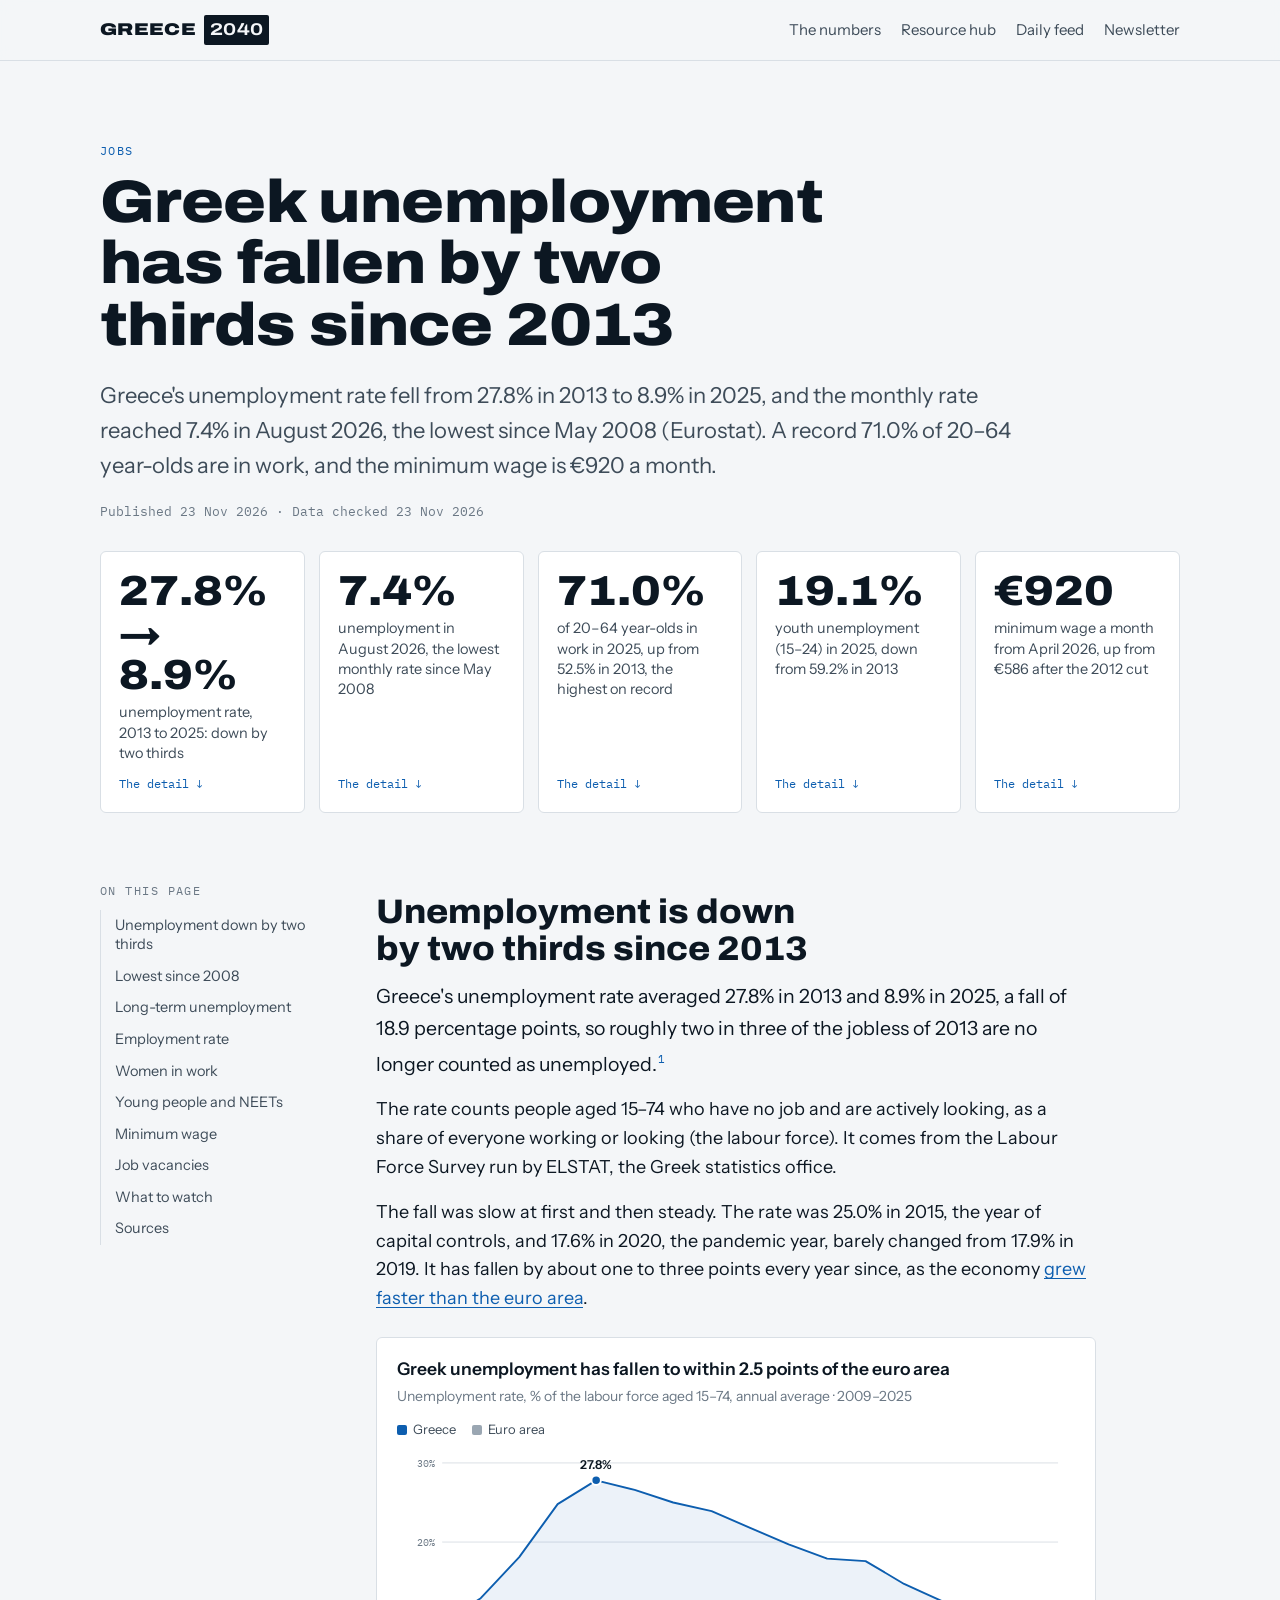
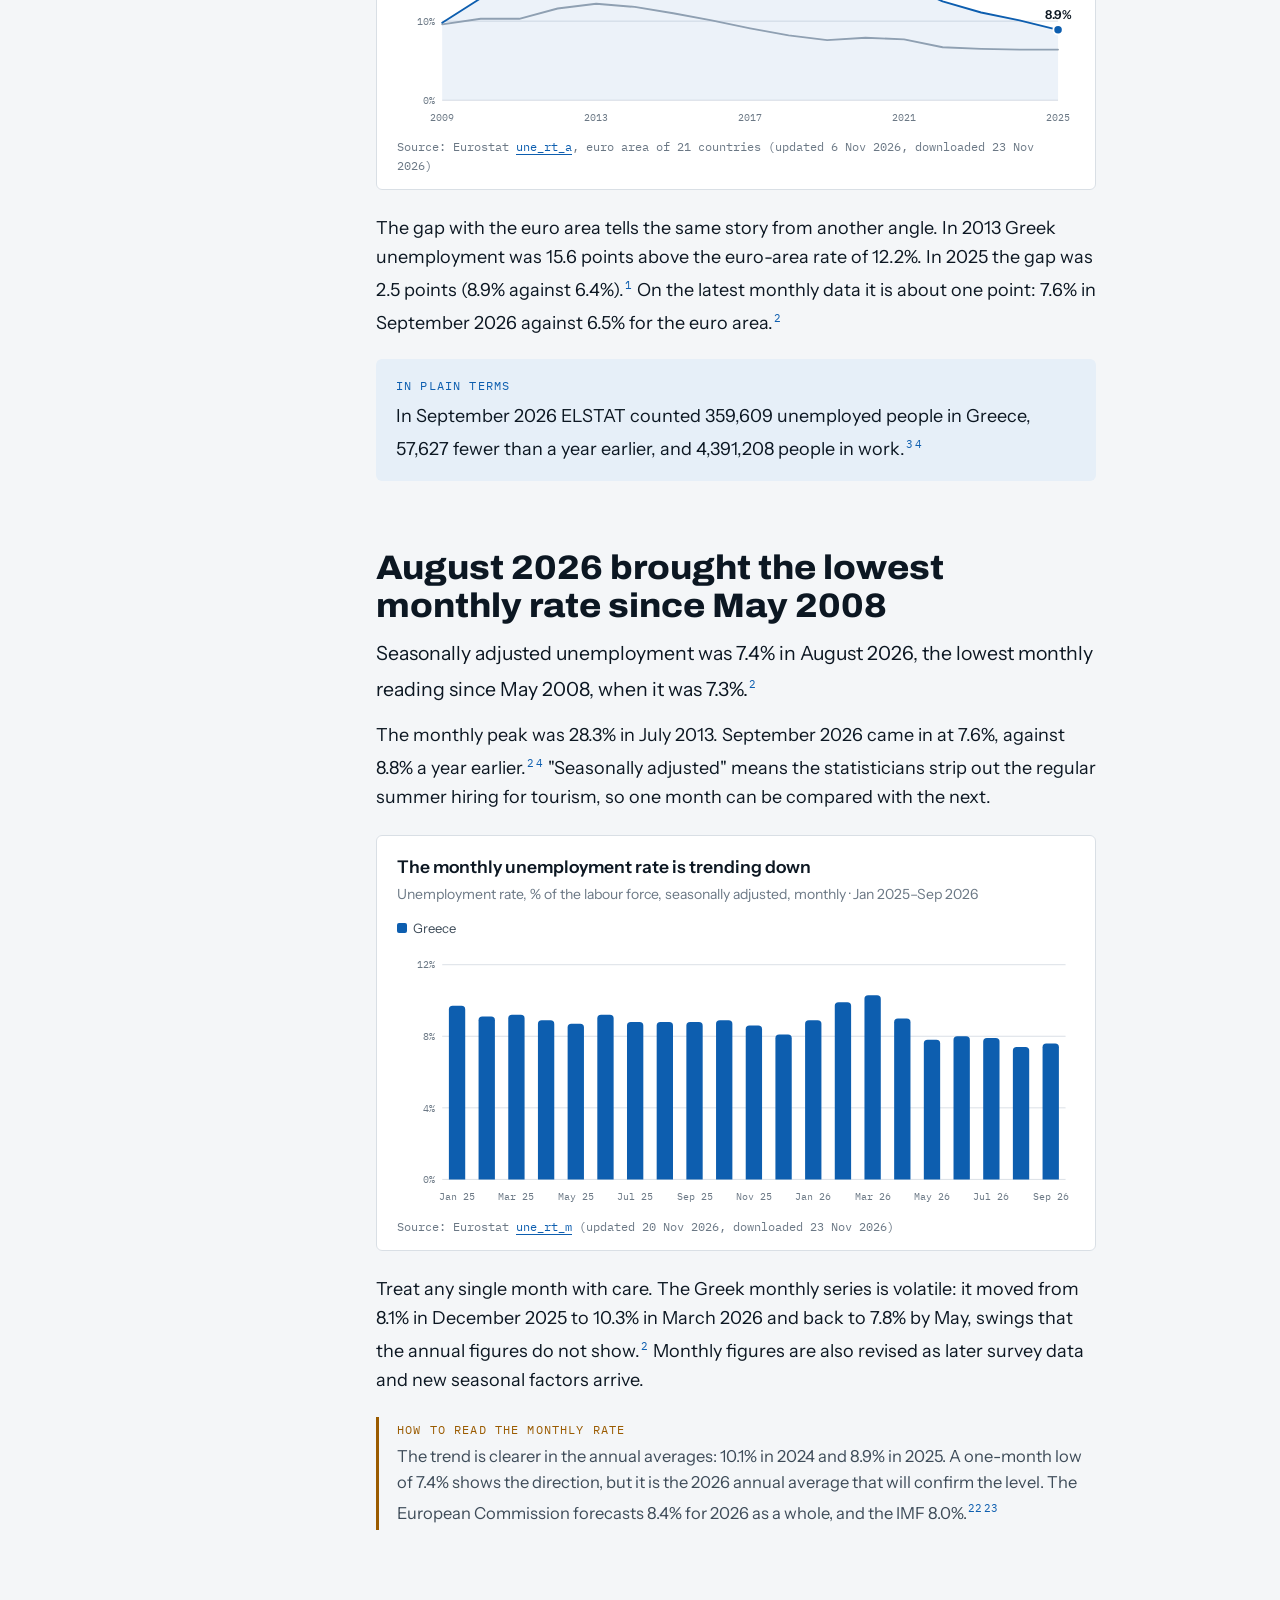
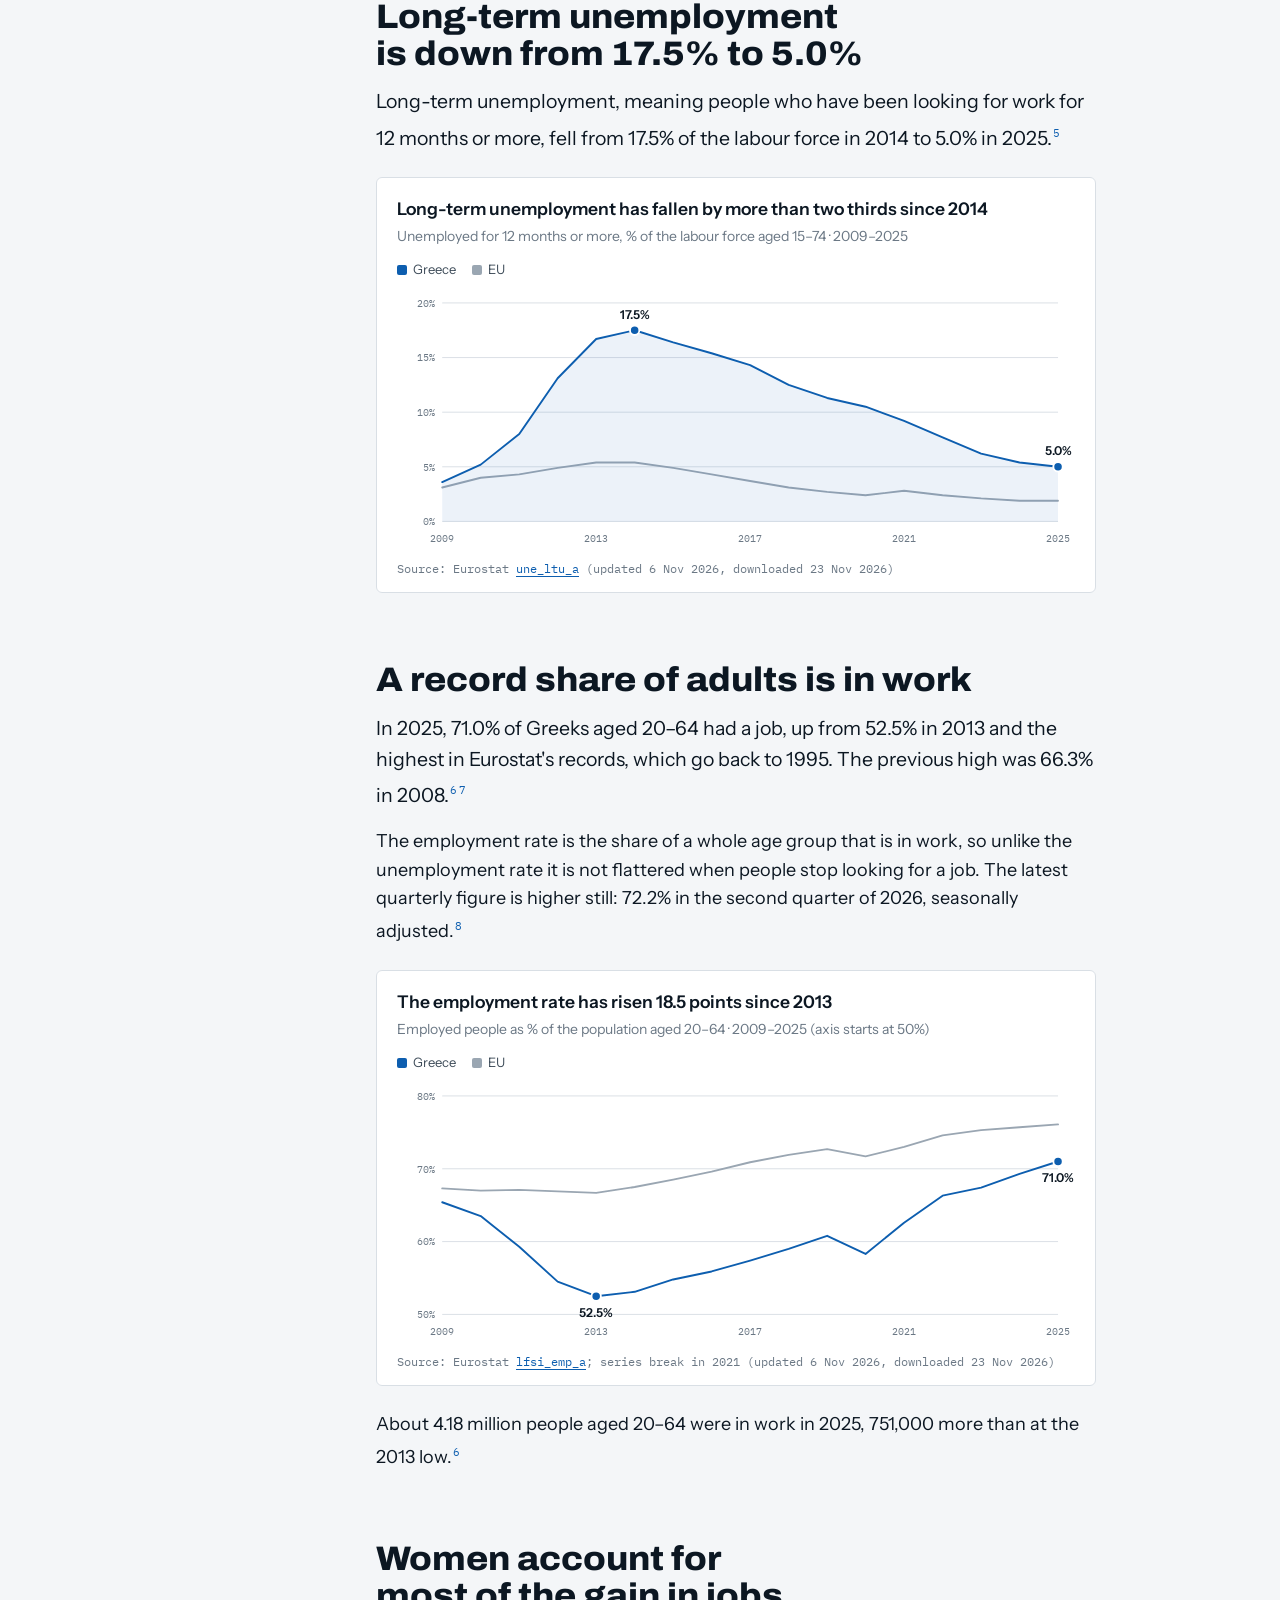
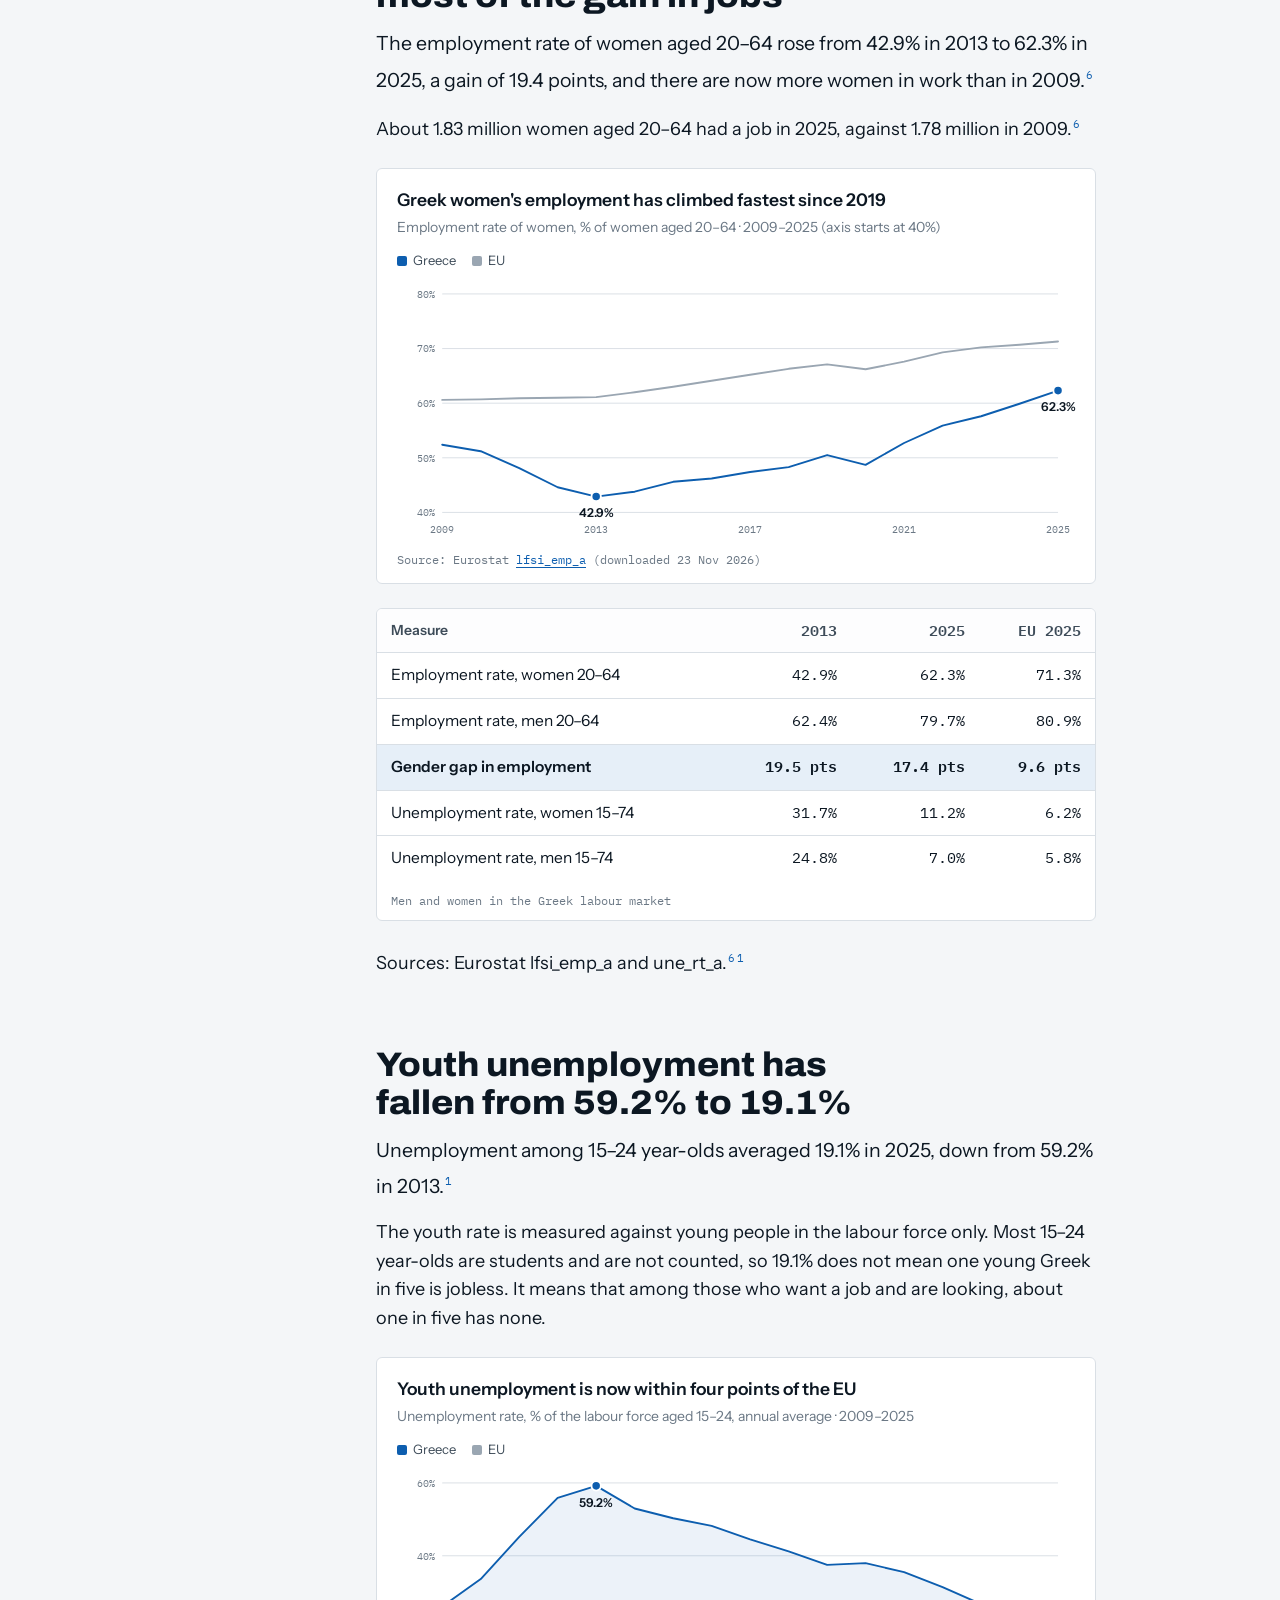
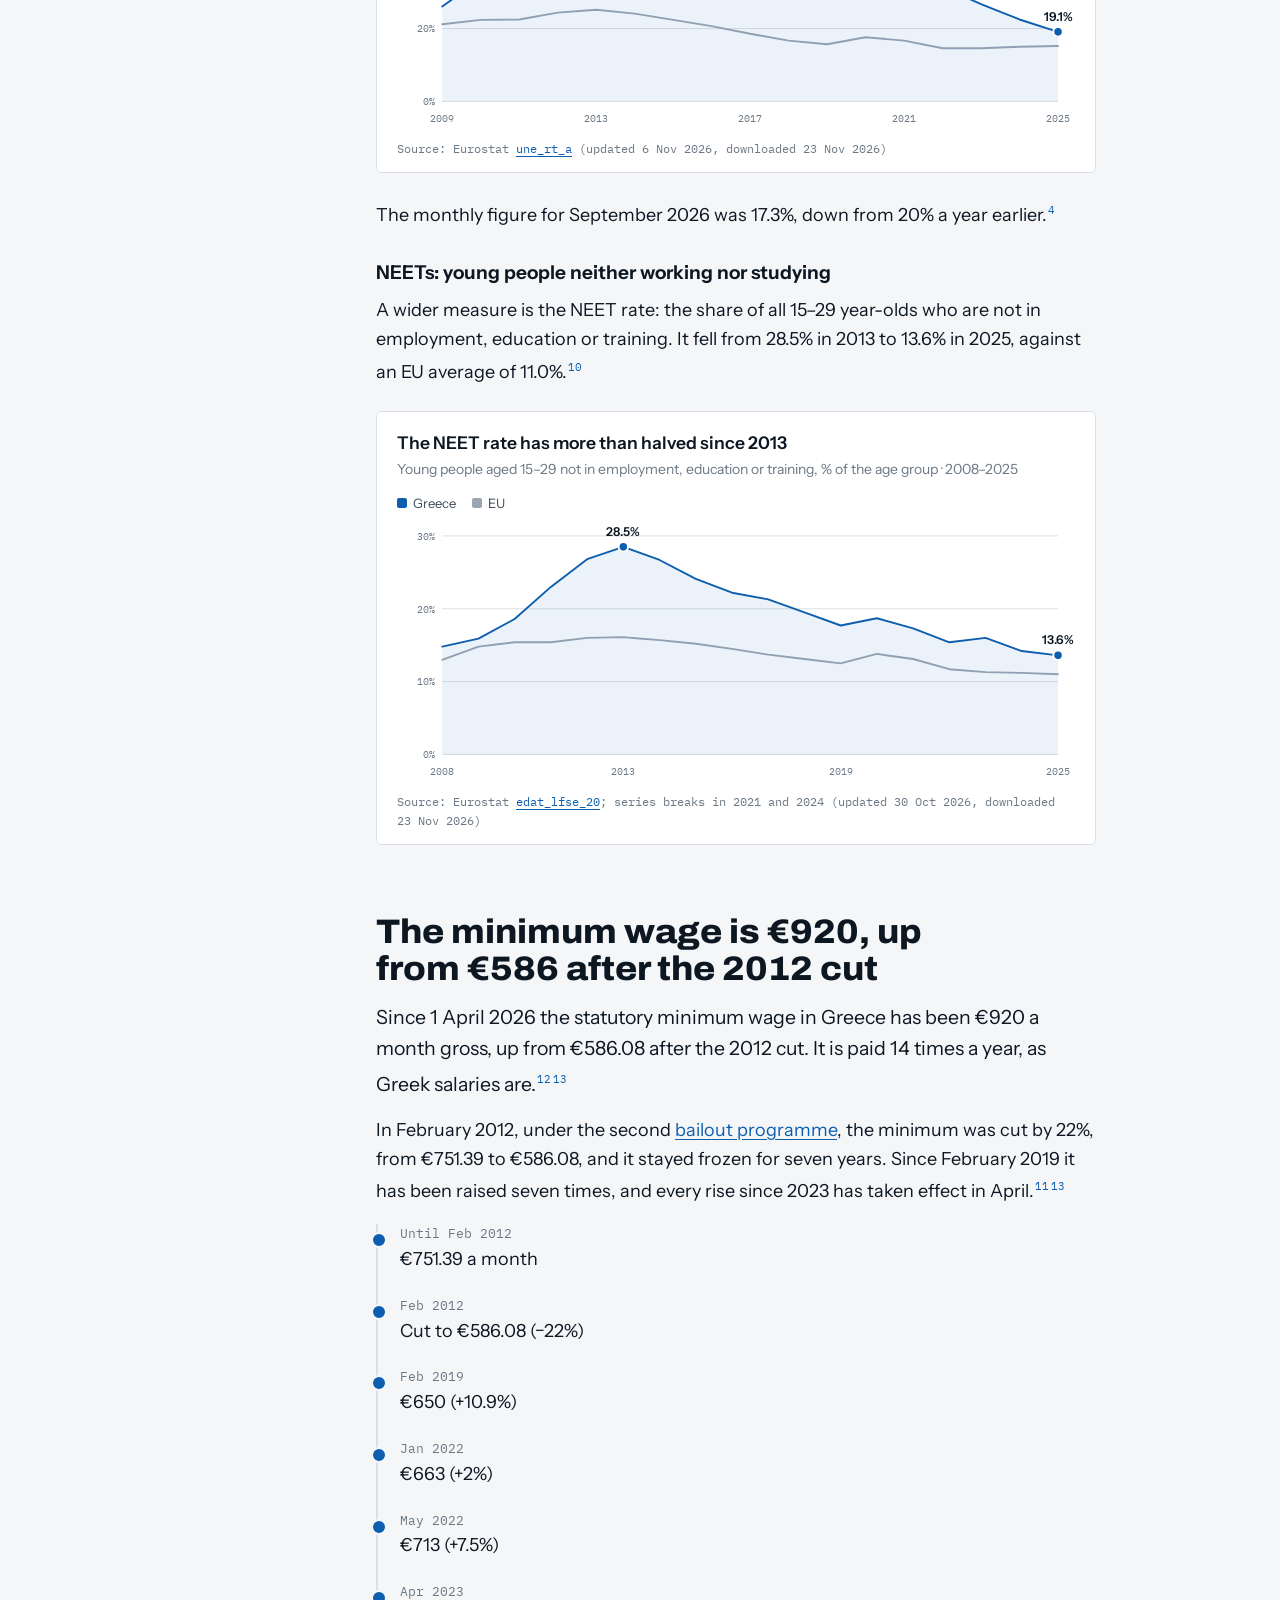
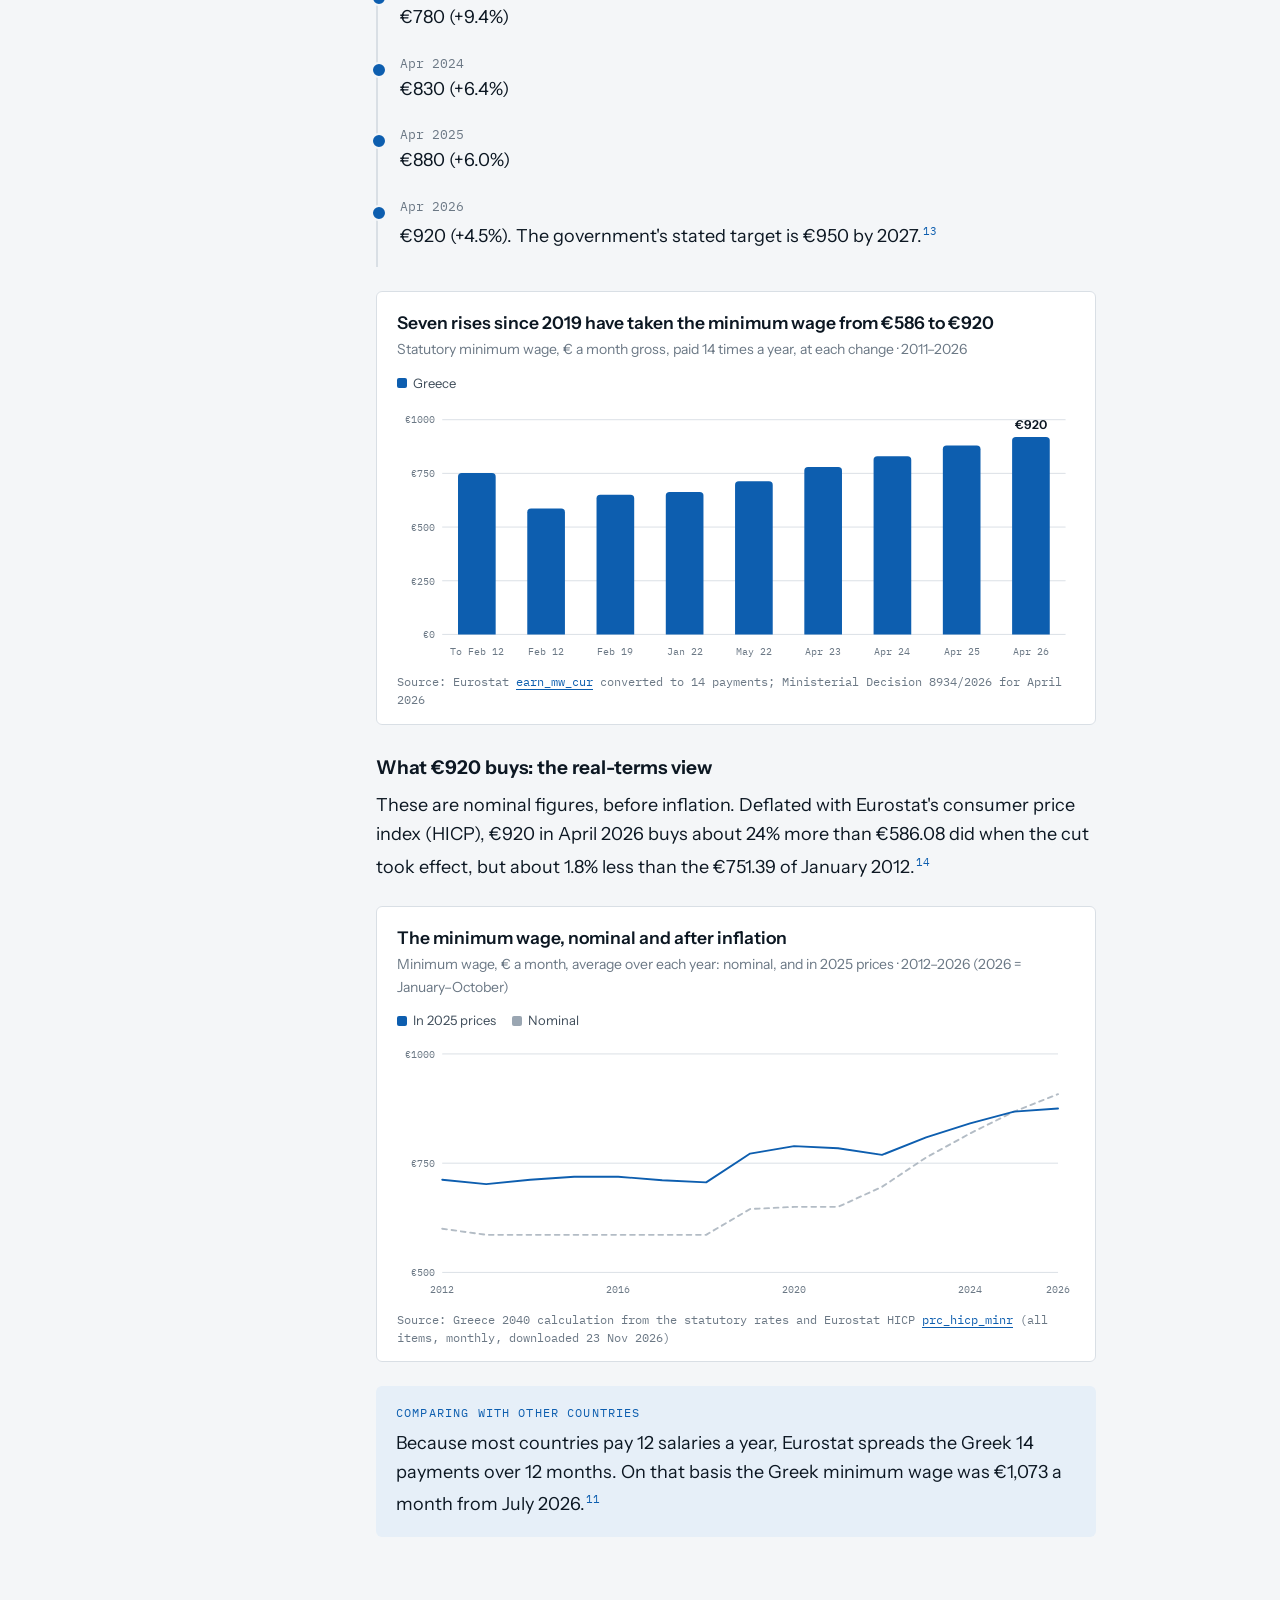
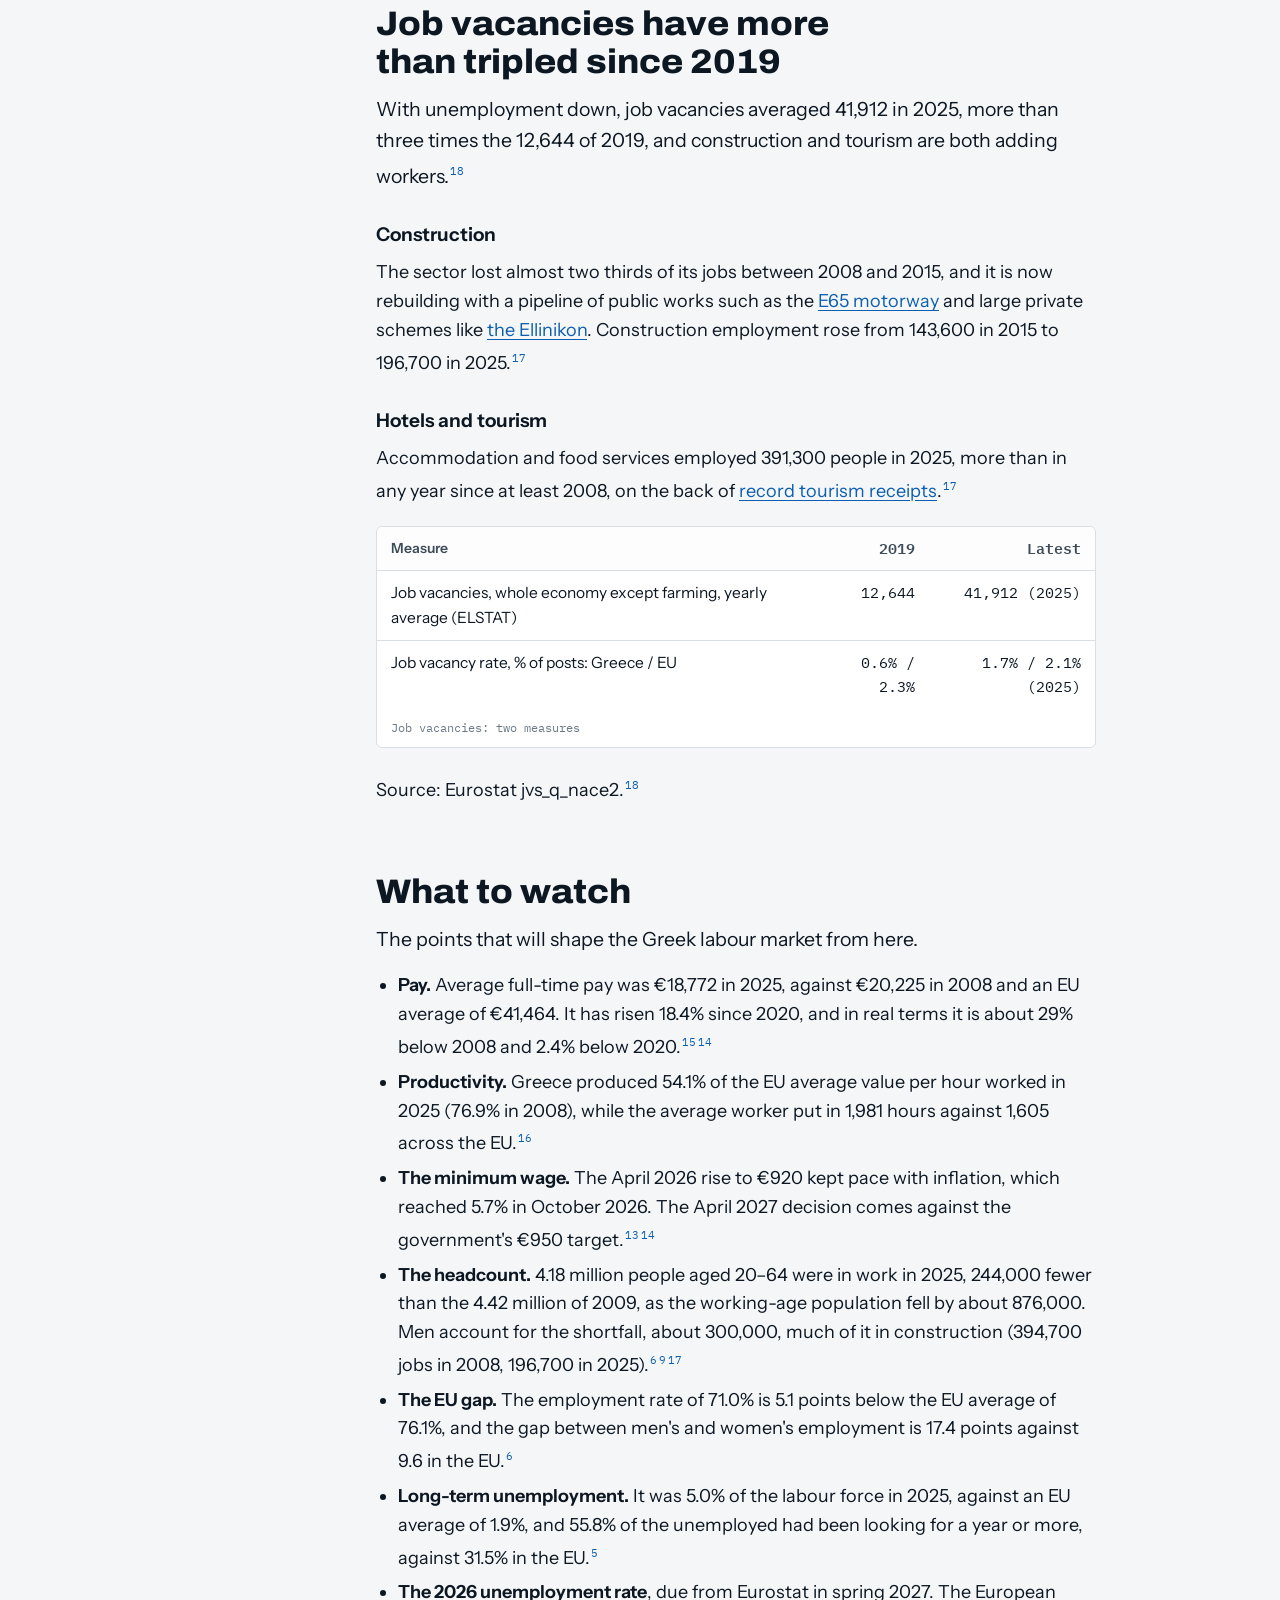
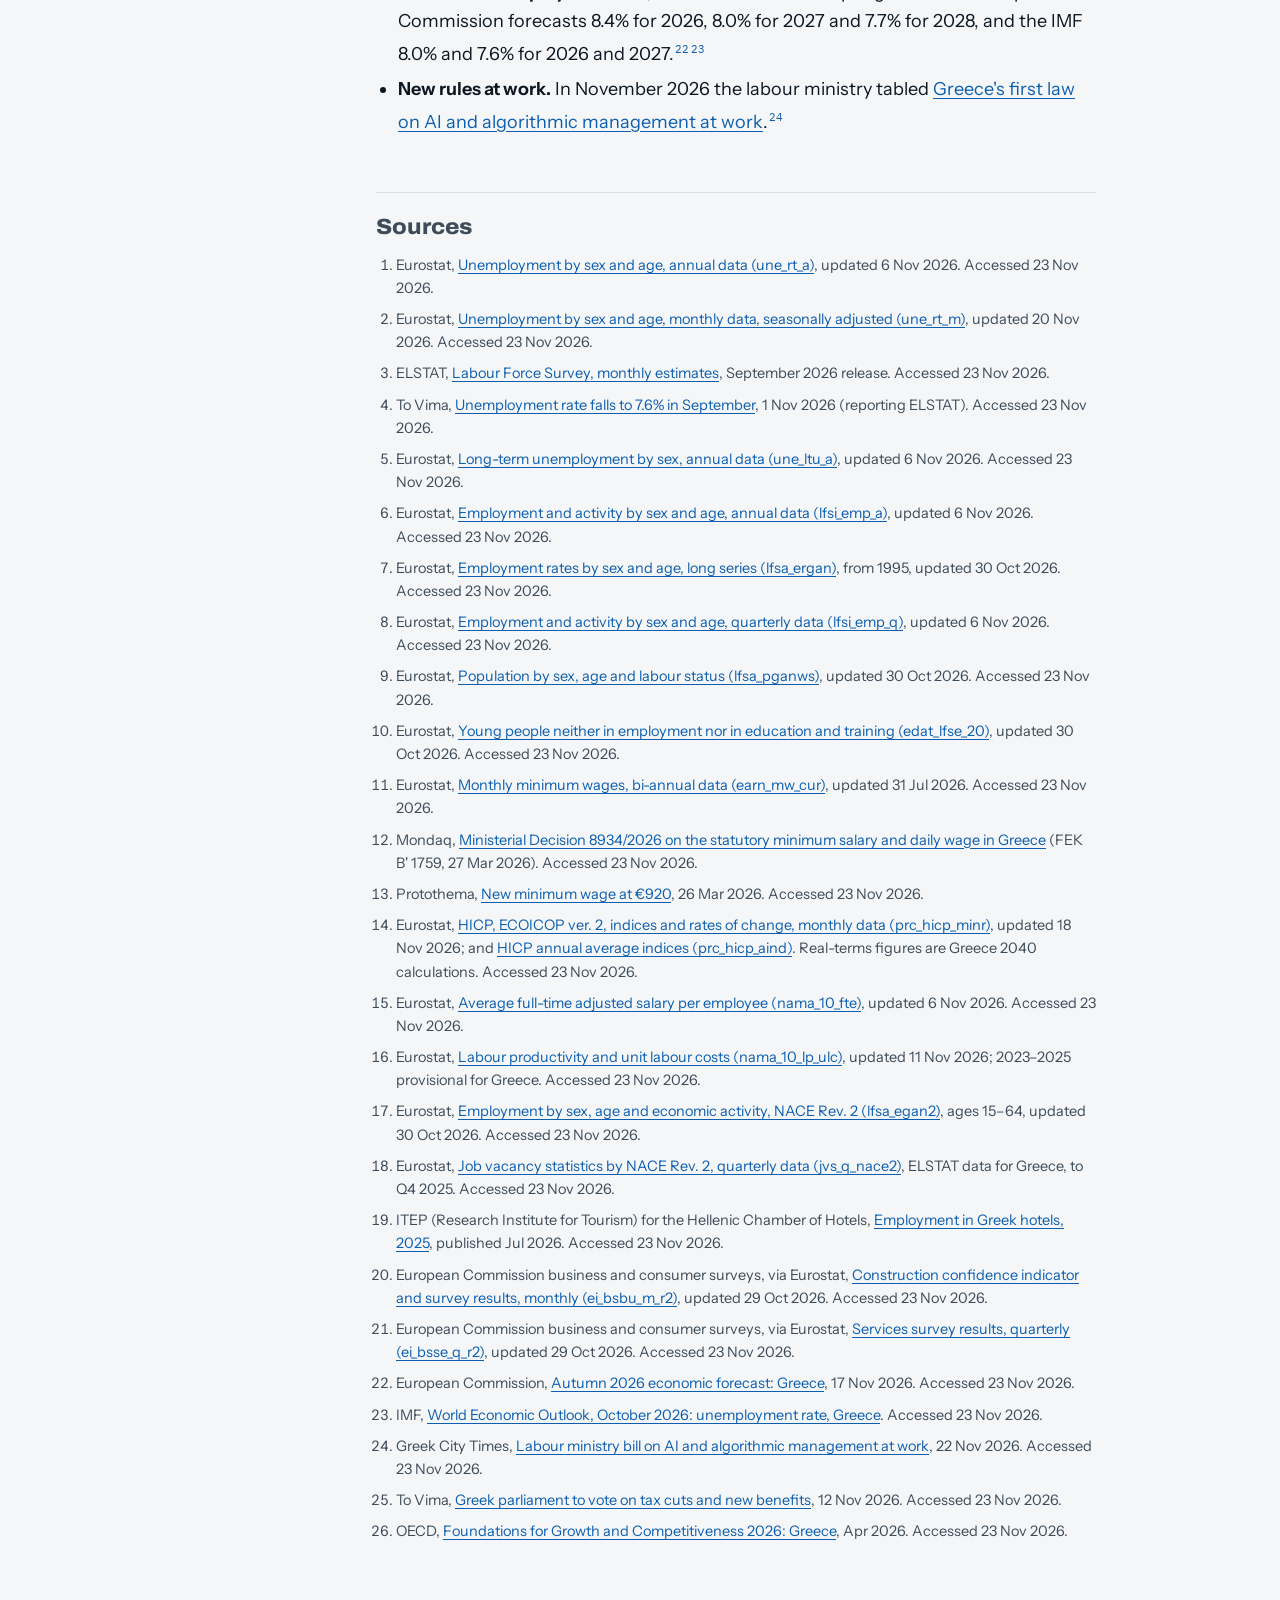
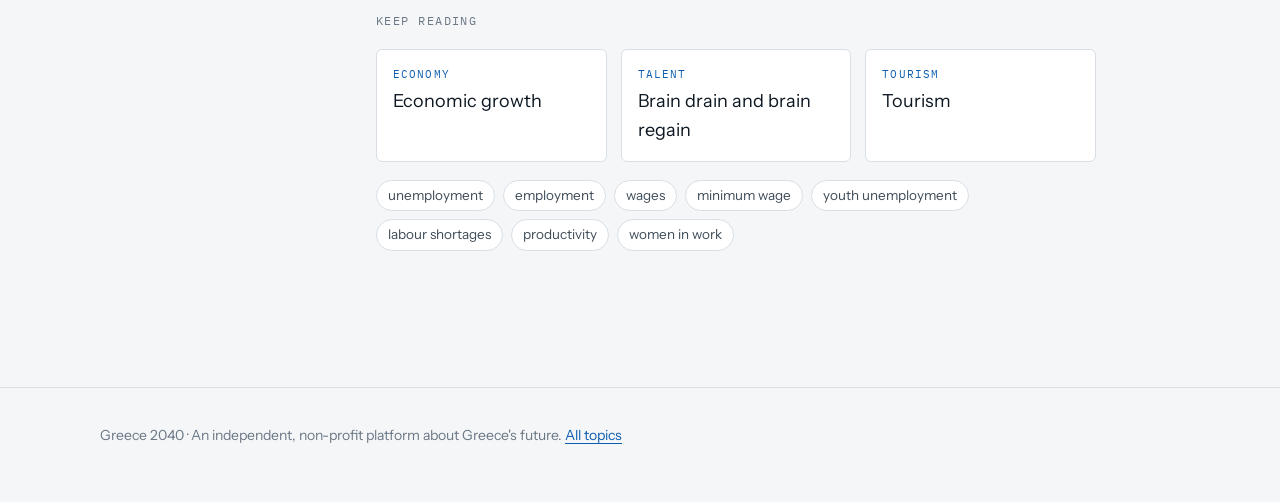
<file: pillars/jobs.html>
<!doctype html>
<html lang="en">
<head>
<meta charset="utf-8">
<meta name="viewport" content="width=device-width, initial-scale=1, viewport-fit=cover">
<title>Jobs, unemployment and wages · Greece 2040</title>
<meta name="description" content="Greek unemployment fell from 27.8% in 2013 to 8.9% in 2025 and 7.4% in August 2026, the lowest since May 2008. Employment is at a record.">
<meta property="og:title" content="Jobs, unemployment and wages · Greece 2040">
<meta property="og:description" content="Unemployment down by two thirds since 2013, a record employment rate and a €920 minimum wage.">
<meta property="og:type" content="article">
<meta name="theme-color" content="#0C1722">
<link rel="icon" href="data:image/svg+xml,%3Csvg xmlns='http://www.w3.org/2000/svg' viewBox='0 0 64 64'%3E%3Crect width='64' height='64' rx='10' fill='%230D5EAF'/%3E%3Ctext x='32' y='44' font-family='Arial' font-weight='900' font-size='30' text-anchor='middle' fill='%23fff'%3EGR%3C/text%3E%3C/svg%3E">
<link rel="preconnect" href="https://fonts.googleapis.com">
<link rel="preconnect" href="https://fonts.gstatic.com" crossorigin>
<link rel="stylesheet" href="https://fonts.googleapis.com/css2?family=Archivo:wdth,wght@62..125,500..900&family=Instrument+Sans:wght@400;500;600;700&family=IBM+Plex+Mono:wght@400;500&display=swap">
<link rel="stylesheet" href="style.css">
<!-- Hub metadata: read by the resource hub. Keep it valid JSON. -->
<script type="application/json" id="g40-meta">
{
  "slug": "jobs",
  "title": "Jobs, unemployment and wages",
  "category": "Jobs",
  "summary": "Greek unemployment fell from 27.8% in 2013 to 8.9% in 2025, and the monthly rate reached 7.4% in August 2026, the lowest since May 2008 (Eurostat). A record 71.0% of 20–64 year-olds are in work and the minimum wage is €920.",
  "tags": ["unemployment", "employment", "wages", "minimum wage", "youth unemployment", "labour shortages", "productivity", "women in work"],
  "updated": "2026-11-23",
  "sections": [
    { "id": "unemployment", "title": "Unemployment is down by two thirds since 2013", "number": "27.8% → 8.9%" },
    { "id": "lowest-since-2008", "title": "August 2026 brought the lowest monthly rate since May 2008", "number": "7.4%" },
    { "id": "long-term", "title": "Long-term unemployment is down from 17.5% to 5.0%", "number": "5.0%" },
    { "id": "employment-rate", "title": "A record share of adults is in work", "number": "71.0%" },
    { "id": "women", "title": "Women account for most of the gain in jobs", "number": "42.9% → 62.3%" },
    { "id": "youth", "title": "Youth unemployment has fallen from 59.2% to 19.1%", "number": "19.1%" },
    { "id": "minimum-wage", "title": "The minimum wage is €920, up from €586 after the 2012 cut", "number": "€920" },
    { "id": "shortages", "title": "Job vacancies have more than tripled since 2019", "number": "41,912" },
    { "id": "wages-productivity", "title": "What to watch", "number": "54.1%" }
  ]
}
</script>
<!--BUILD:seo--><link rel="canonical" href="https://greece2040.com/pillars/jobs.html">
<meta property="og:url" content="https://greece2040.com/pillars/jobs.html">
<meta property="og:site_name" content="Greece 2040">
<script type="application/ld+json">{"@context": "https://schema.org", "@type": "Article", "headline": "Jobs, unemployment and wages", "description": "Greek unemployment fell from 27.8% in 2013 to 8.9% in 2025, and the monthly rate reached 7.4% in August 2026, the lowest since May 2008 (Eurostat). A record 71.0% of 20–64 year-olds are in work and the minimum wage is €920.", "datePublished": "2026-11-23", "dateModified": "2026-11-23", "inLanguage": "en", "about": "Jobs", "keywords": "unemployment, employment, wages, minimum wage, youth unemployment, labour shortages, productivity, women in work", "mainEntityOfPage": "https://greece2040.com/pillars/jobs.html", "author": {"@type": "Organization", "name": "Greece 2040", "url": "https://greece2040.com/", "description": "An independent, non-profit platform about Greece's future."}, "publisher": {"@type": "Organization", "name": "Greece 2040", "url": "https://greece2040.com/", "description": "An independent, non-profit platform about Greece's future."}, "isPartOf": {"@type": "WebSite", "name": "Greece 2040", "url": "https://greece2040.com/"}}</script>
<!--/BUILD:seo-->
</head>
<body>
<header class="bar">
  <div class="wrap">
    <a class="mark" href="../index.html" aria-label="Greece 2040 home">GREECE <b>2040</b></a>
    <button class="menu-btn" type="button" aria-expanded="false" aria-controls="site-nav" onclick="var o=this.closest('.bar').classList.toggle('menu-open');this.setAttribute('aria-expanded',o)"><i></i>Menu</button>
    <nav id="site-nav" aria-label="Site">
      <a href="../index.html#picture">The numbers</a>
      <a href="../hub.html">Resource hub</a>
      <a href="../index.html#feed">Daily feed</a>
      <a href="../index.html#signup">Newsletter</a>
    </nav>
  </div>
</header>

<main>
  <div class="wrap p-head">
    <div class="tag">Jobs</div>
    <h1>Greek unemployment has fallen by two thirds since 2013</h1>
    <p class="answer">Greece's unemployment rate fell from 27.8% in 2013 to 8.9% in 2025, and the monthly rate reached 7.4% in August 2026, the lowest since May 2008 (Eurostat). A record 71.0% of 20–64 year-olds are in work, and the minimum wage is €920 a month.</p>
    <div class="dates">Published 23 Nov 2026 · Data checked 23 Nov 2026</div>

    <div class="stat-strip">
      <a href="#unemployment"><span class="n">27.8% → 8.9%</span><span class="l">unemployment rate, 2013 to 2025: down by two thirds</span><span class="go">The detail ↓</span></a>
      <a href="#lowest-since-2008"><span class="n">7.4%</span><span class="l">unemployment in August 2026, the lowest monthly rate since May 2008</span><span class="go">The detail ↓</span></a>
      <a href="#employment-rate"><span class="n">71.0%</span><span class="l">of 20–64 year-olds in work in 2025, up from 52.5% in 2013, the highest on record</span><span class="go">The detail ↓</span></a>
      <a href="#youth"><span class="n">19.1%</span><span class="l">youth unemployment (15–24) in 2025, down from 59.2% in 2013</span><span class="go">The detail ↓</span></a>
      <a href="#minimum-wage"><span class="n">€920</span><span class="l">minimum wage a month from April 2026, up from €586 after the 2012 cut</span><span class="go">The detail ↓</span></a>
    </div>
  </div>

  <div class="wrap p-body">
    <nav class="toc" aria-label="On this page">
      <div class="eyebrow">On this page</div>
      <ol>
        <li><a href="#unemployment">Unemployment down by two thirds</a></li>
        <li><a href="#lowest-since-2008">Lowest since 2008</a></li>
        <li><a href="#long-term">Long-term unemployment</a></li>
        <li><a href="#employment-rate">Employment rate</a></li>
        <li><a href="#women">Women in work</a></li>
        <li><a href="#youth">Young people and NEETs</a></li>
        <li><a href="#minimum-wage">Minimum wage</a></li>
        <li><a href="#shortages">Job vacancies</a></li>
        <li><a href="#wages-productivity">What to watch</a></li>
        <li><a href="#sources">Sources</a></li>
      </ol>
    </nav>

    <article>
      <!-- 1 -->
      <section id="unemployment">
        <h2>Unemployment is down by two thirds since 2013</h2>
        <p class="lead">Greece's unemployment rate averaged 27.8% in 2013 and 8.9% in 2025, a fall of 18.9 percentage points, so roughly two in three of the jobless of 2013 are no longer counted as unemployed.<sup class="ref"><a href="#s1">1</a></sup></p>
        <p>The rate counts people aged 15–74 who have no job and are actively looking, as a share of everyone working or looking (the labour force). It comes from the Labour Force Survey run by ELSTAT, the Greek statistics office.</p>
        <p>The fall was slow at first and then steady. The rate was 25.0% in 2015, the year of capital controls, and 17.6% in 2020, the pandemic year, barely changed from 17.9% in 2019. It has fallen by about one to three points every year since, as the economy <a href="growth.html#growth">grew faster than the euro area</a>.</p>

        <figure class="chart" id="chart-unemployment">
          <h3>Greek unemployment has fallen to within 2.5 points of the euro area</h3>
          <p class="sub">Unemployment rate, % of the labour force aged 15–74, annual average · 2009–2025</p>
          <div class="legend"><span><i style="background:var(--accent)"></i>Greece</span><span><i style="background:var(--series-2)"></i>Euro area</span></div>
          <svg viewBox="0 0 720 300" role="img" aria-label="Line chart. Greek unemployment rose from 9.8% in 2009 to a peak of 27.8% in 2013, then fell to 25.0% in 2015, 17.6% in 2020 and 8.9% in 2025. The euro area rate was 12.2% in 2013 and 6.4% in 2025."></svg>
          <figcaption class="foot">Source: Eurostat <a href="https://ec.europa.eu/eurostat/databrowser/view/une_rt_a/default/table?lang=en">une_rt_a</a>, euro area of 21 countries (updated 6 Nov 2026, downloaded 23 Nov 2026)</figcaption>
        </figure>

        <p>The gap with the euro area tells the same story from another angle. In 2013 Greek unemployment was 15.6 points above the euro-area rate of 12.2%. In 2025 the gap was 2.5 points (8.9% against 6.4%).<sup class="ref"><a href="#s1">1</a></sup> On the latest monthly data it is about one point: 7.6% in September 2026 against 6.5% for the euro area.<sup class="ref"><a href="#s2">2</a></sup></p>
        <div class="callout"><span class="k">In plain terms</span><p>In September 2026 ELSTAT counted 359,609 unemployed people in Greece, 57,627 fewer than a year earlier, and 4,391,208 people in work.<sup class="ref"><a href="#s3">3</a></sup><sup class="ref"><a href="#s4">4</a></sup></p></div>
      </section>

      <!-- 2 -->
      <section id="lowest-since-2008">
        <h2>August 2026 brought the lowest monthly rate since May 2008</h2>
        <p class="lead">Seasonally adjusted unemployment was 7.4% in August 2026, the lowest monthly reading since May 2008, when it was 7.3%.<sup class="ref"><a href="#s2">2</a></sup></p>
        <p>The monthly peak was 28.3% in July 2013. September 2026 came in at 7.6%, against 8.8% a year earlier.<sup class="ref"><a href="#s2">2</a></sup><sup class="ref"><a href="#s4">4</a></sup> "Seasonally adjusted" means the statisticians strip out the regular summer hiring for tourism, so one month can be compared with the next.</p>

        <figure class="chart" id="chart-monthly">
          <h3>The monthly unemployment rate is trending down</h3>
          <p class="sub">Unemployment rate, % of the labour force, seasonally adjusted, monthly · Jan 2025–Sep 2026</p>
          <div class="legend"><span><i style="background:var(--accent)"></i>Greece</span></div>
          <svg viewBox="0 0 720 280" role="img" aria-label="Bar chart of monthly Greek unemployment. 9.7% in January 2025, 8.1% in December 2025, a jump to 10.3% in March 2026, then 7.8% in May, 7.4% in August and 7.6% in September 2026."></svg>
          <figcaption class="foot">Source: Eurostat <a href="https://ec.europa.eu/eurostat/databrowser/view/une_rt_m/default/table?lang=en">une_rt_m</a> (updated 20 Nov 2026, downloaded 23 Nov 2026)</figcaption>
        </figure>

        <p>Treat any single month with care. The Greek monthly series is volatile: it moved from 8.1% in December 2025 to 10.3% in March 2026 and back to 7.8% by May, swings that the annual figures do not show.<sup class="ref"><a href="#s2">2</a></sup> Monthly figures are also revised as later survey data and new seasonal factors arrive.</p>
        <div class="caveat"><span class="k">How to read the monthly rate</span><p>The trend is clearer in the annual averages: 10.1% in 2024 and 8.9% in 2025. A one-month low of 7.4% shows the direction, but it is the 2026 annual average that will confirm the level. The European Commission forecasts 8.4% for 2026 as a whole, and the IMF 8.0%.<sup class="ref"><a href="#s22">22</a></sup><sup class="ref"><a href="#s23">23</a></sup></p></div>
      </section>

      <!-- 3 -->
      <section id="long-term">
        <h2>Long-term unemployment is down from 17.5% to 5.0%</h2>
        <p class="lead">Long-term unemployment, meaning people who have been looking for work for 12 months or more, fell from 17.5% of the labour force in 2014 to 5.0% in 2025.<sup class="ref"><a href="#s5">5</a></sup></p>

        <figure class="chart" id="chart-ltu">
          <h3>Long-term unemployment has fallen by more than two thirds since 2014</h3>
          <p class="sub">Unemployed for 12 months or more, % of the labour force aged 15–74 · 2009–2025</p>
          <div class="legend"><span><i style="background:var(--accent)"></i>Greece</span><span><i style="background:var(--series-2)"></i>EU</span></div>
          <svg viewBox="0 0 720 280" role="img" aria-label="Line chart. Greek long-term unemployment rose from 3.6% in 2009 to 17.5% in 2014 and fell to 5.0% in 2025. The EU rate was 5.4% in 2014 and 1.9% in 2025."></svg>
          <figcaption class="foot">Source: Eurostat <a href="https://ec.europa.eu/eurostat/databrowser/view/une_ltu_a/default/table?lang=en">une_ltu_a</a> (updated 6 Nov 2026, downloaded 23 Nov 2026)</figcaption>
        </figure>
      </section>

      <!-- 4 -->
      <section id="employment-rate">
        <h2>A record share of adults is in work</h2>
        <p class="lead">In 2025, 71.0% of Greeks aged 20–64 had a job, up from 52.5% in 2013 and the highest in Eurostat's records, which go back to 1995. The previous high was 66.3% in 2008.<sup class="ref"><a href="#s6">6</a></sup><sup class="ref"><a href="#s7">7</a></sup></p>
        <p>The employment rate is the share of a whole age group that is in work, so unlike the unemployment rate it is not flattered when people stop looking for a job. The latest quarterly figure is higher still: 72.2% in the second quarter of 2026, seasonally adjusted.<sup class="ref"><a href="#s8">8</a></sup></p>

        <figure class="chart" id="chart-employment">
          <h3>The employment rate has risen 18.5 points since 2013</h3>
          <p class="sub">Employed people as % of the population aged 20–64 · 2009–2025 (axis starts at 50%)</p>
          <div class="legend"><span><i style="background:var(--accent)"></i>Greece</span><span><i style="background:var(--series-2)"></i>EU</span></div>
          <svg viewBox="0 0 720 280" role="img" aria-label="Line chart. The Greek employment rate for ages 20 to 64 fell from 65.4% in 2009 to 52.5% in 2013, then rose to 71.0% in 2025. The EU rate rose from 66.7% in 2013 to 76.1% in 2025."></svg>
          <figcaption class="foot">Source: Eurostat <a href="https://ec.europa.eu/eurostat/databrowser/view/lfsi_emp_a/default/table?lang=en">lfsi_emp_a</a>; series break in 2021 (updated 6 Nov 2026, downloaded 23 Nov 2026)</figcaption>
        </figure>

        <p>About 4.18 million people aged 20–64 were in work in 2025, 751,000 more than at the 2013 low.<sup class="ref"><a href="#s6">6</a></sup></p>
      </section>

      <!-- 5 -->
      <section id="women">
        <h2>Women account for most of the gain in jobs</h2>
        <p class="lead">The employment rate of women aged 20–64 rose from 42.9% in 2013 to 62.3% in 2025, a gain of 19.4 points, and there are now more women in work than in 2009.<sup class="ref"><a href="#s6">6</a></sup></p>
        <p>About 1.83 million women aged 20–64 had a job in 2025, against 1.78 million in 2009.<sup class="ref"><a href="#s6">6</a></sup></p>

        <figure class="chart" id="chart-women">
          <h3>Greek women's employment has climbed fastest since 2019</h3>
          <p class="sub">Employment rate of women, % of women aged 20–64 · 2009–2025 (axis starts at 40%)</p>
          <div class="legend"><span><i style="background:var(--accent)"></i>Greece</span><span><i style="background:var(--series-2)"></i>EU</span></div>
          <svg viewBox="0 0 720 280" role="img" aria-label="Line chart. The employment rate of Greek women fell from 52.4% in 2009 to 42.9% in 2013 and rose to 62.3% in 2025. The EU rate for women was 61.1% in 2013 and 71.3% in 2025."></svg>
          <figcaption class="foot">Source: Eurostat <a href="https://ec.europa.eu/eurostat/databrowser/view/lfsi_emp_a/default/table?lang=en">lfsi_emp_a</a> (downloaded 23 Nov 2026)</figcaption>
        </figure>

        <div class="table-wrap">
          <table>
            <caption>Men and women in the Greek labour market</caption>
            <thead><tr><th>Measure</th><th class="num">2013</th><th class="num">2025</th><th class="num">EU 2025</th></tr></thead>
            <tbody>
              <tr><td>Employment rate, women 20–64</td><td class="num">42.9%</td><td class="num">62.3%</td><td class="num">71.3%</td></tr>
              <tr><td>Employment rate, men 20–64</td><td class="num">62.4%</td><td class="num">79.7%</td><td class="num">80.9%</td></tr>
              <tr class="hl"><td>Gender gap in employment</td><td class="num">19.5 pts</td><td class="num">17.4 pts</td><td class="num">9.6 pts</td></tr>
              <tr><td>Unemployment rate, women 15–74</td><td class="num">31.7%</td><td class="num">11.2%</td><td class="num">6.2%</td></tr>
              <tr><td>Unemployment rate, men 15–74</td><td class="num">24.8%</td><td class="num">7.0%</td><td class="num">5.8%</td></tr>
            </tbody>
          </table>
        </div>
        <p class="foot">Sources: Eurostat lfsi_emp_a and une_rt_a.<sup class="ref"><a href="#s6">6</a></sup><sup class="ref"><a href="#s1">1</a></sup></p>
      </section>

      <!-- 6 -->
      <section id="youth">
        <h2>Youth unemployment has fallen from 59.2% to 19.1%</h2>
        <p class="lead">Unemployment among 15–24 year-olds averaged 19.1% in 2025, down from 59.2% in 2013.<sup class="ref"><a href="#s1">1</a></sup></p>
        <p>The youth rate is measured against young people in the labour force only. Most 15–24 year-olds are students and are not counted, so 19.1% does not mean one young Greek in five is jobless. It means that among those who want a job and are looking, about one in five has none.</p>

        <figure class="chart" id="chart-youth">
          <h3>Youth unemployment is now within four points of the EU</h3>
          <p class="sub">Unemployment rate, % of the labour force aged 15–24, annual average · 2009–2025</p>
          <div class="legend"><span><i style="background:var(--accent)"></i>Greece</span><span><i style="background:var(--series-2)"></i>EU</span></div>
          <svg viewBox="0 0 720 280" role="img" aria-label="Line chart. Greek youth unemployment rose from 26.1% in 2009 to 59.2% in 2013, then fell to 37.5% in 2019 and 19.1% in 2025. The EU rate was 25.2% in 2013 and 15.2% in 2025."></svg>
          <figcaption class="foot">Source: Eurostat <a href="https://ec.europa.eu/eurostat/databrowser/view/une_rt_a/default/table?lang=en">une_rt_a</a> (updated 6 Nov 2026, downloaded 23 Nov 2026)</figcaption>
        </figure>

        <p>The monthly figure for September 2026 was 17.3%, down from 20% a year earlier.<sup class="ref"><a href="#s4">4</a></sup></p>

        <h3>NEETs: young people neither working nor studying</h3>
        <p>A wider measure is the NEET rate: the share of all 15–29 year-olds who are not in employment, education or training. It fell from 28.5% in 2013 to 13.6% in 2025, against an EU average of 11.0%.<sup class="ref"><a href="#s10">10</a></sup></p>

        <figure class="chart" id="chart-neet">
          <h3>The NEET rate has more than halved since 2013</h3>
          <p class="sub">Young people aged 15–29 not in employment, education or training, % of the age group · 2008–2025</p>
          <div class="legend"><span><i style="background:var(--accent)"></i>Greece</span><span><i style="background:var(--series-2)"></i>EU</span></div>
          <svg viewBox="0 0 720 280" role="img" aria-label="Line chart. The Greek NEET rate rose from 14.8% in 2008 to 28.5% in 2013, then fell to 13.6% in 2025. The EU rate was 16.1% in 2013 and 11.0% in 2025."></svg>
          <figcaption class="foot">Source: Eurostat <a href="https://ec.europa.eu/eurostat/databrowser/view/edat_lfse_20/default/table?lang=en">edat_lfse_20</a>; series breaks in 2021 and 2024 (updated 30 Oct 2026, downloaded 23 Nov 2026)</figcaption>
        </figure>
      </section>

      <!-- 7 -->
      <section id="minimum-wage">
        <h2>The minimum wage is €920, up from €586 after the 2012 cut</h2>
        <p class="lead">Since 1 April 2026 the statutory minimum wage in Greece has been €920 a month gross, up from €586.08 after the 2012 cut. It is paid 14 times a year, as Greek salaries are.<sup class="ref"><a href="#s12">12</a></sup><sup class="ref"><a href="#s13">13</a></sup></p>
        <p>In February 2012, under the second <a href="public-finances.html#debt">bailout programme</a>, the minimum was cut by 22%, from €751.39 to €586.08, and it stayed frozen for seven years. Since February 2019 it has been raised seven times, and every rise since 2023 has taken effect in April.<sup class="ref"><a href="#s11">11</a></sup><sup class="ref"><a href="#s13">13</a></sup></p>

        <ul class="timeline">
          <li><span class="when">Until Feb 2012</span>€751.39 a month</li>
          <li><span class="when">Feb 2012</span>Cut to €586.08 (−22%)</li>
          <li><span class="when">Feb 2019</span>€650 (+10.9%)</li>
          <li><span class="when">Jan 2022</span>€663 (+2%)</li>
          <li><span class="when">May 2022</span>€713 (+7.5%)</li>
          <li><span class="when">Apr 2023</span>€780 (+9.4%)</li>
          <li><span class="when">Apr 2024</span>€830 (+6.4%)</li>
          <li><span class="when">Apr 2025</span>€880 (+6.0%)</li>
          <li><span class="when">Apr 2026</span>€920 (+4.5%). The government's stated target is €950 by 2027.<sup class="ref"><a href="#s13">13</a></sup></li>
        </ul>

        <figure class="chart" id="chart-mw-steps">
          <h3>Seven rises since 2019 have taken the minimum wage from €586 to €920</h3>
          <p class="sub">Statutory minimum wage, € a month gross, paid 14 times a year, at each change · 2011–2026</p>
          <div class="legend"><span><i style="background:var(--accent)"></i>Greece</span></div>
          <svg viewBox="0 0 720 280" role="img" aria-label="Bar chart of the minimum wage at each change: €751 before February 2012, €586 from February 2012, €650 in 2019, €663 and €713 in 2022, €780 in 2023, €830 in 2024, €880 in 2025 and €920 in April 2026."></svg>
          <figcaption class="foot">Source: Eurostat <a href="https://ec.europa.eu/eurostat/databrowser/view/earn_mw_cur/default/table?lang=en">earn_mw_cur</a> converted to 14 payments; Ministerial Decision 8934/2026 for April 2026</figcaption>
        </figure>

        <h3>What €920 buys: the real-terms view</h3>
        <p>These are nominal figures, before inflation. Deflated with Eurostat's consumer price index (HICP), €920 in April 2026 buys about 24% more than €586.08 did when the cut took effect, but about 1.8% less than the €751.39 of January 2012.<sup class="ref"><a href="#s14">14</a></sup></p>

        <figure class="chart" id="chart-mw-real">
          <h3>The minimum wage, nominal and after inflation</h3>
          <p class="sub">Minimum wage, € a month, average over each year: nominal, and in 2025 prices · 2012–2026 (2026 = January–October)</p>
          <div class="legend"><span><i style="background:var(--accent)"></i>In 2025 prices</span><span><i style="background:var(--series-2)"></i>Nominal</span></div>
          <svg viewBox="0 0 720 280" role="img" aria-label="Line chart. The yearly average minimum wage in 2025 prices was €702 in 2013, €789 in 2020, €769 in 2022, €868 in 2025 and €875 in 2026. In nominal terms it went from €586 in 2013 to €908 in 2026."></svg>
          <figcaption class="foot">Source: Greece 2040 calculation from the statutory rates and Eurostat HICP <a href="https://ec.europa.eu/eurostat/databrowser/view/prc_hicp_minr/default/table?lang=en">prc_hicp_minr</a> (all items, monthly, downloaded 23 Nov 2026)</figcaption>
        </figure>

        <div class="callout"><span class="k">Comparing with other countries</span><p>Because most countries pay 12 salaries a year, Eurostat spreads the Greek 14 payments over 12 months. On that basis the Greek minimum wage was €1,073 a month from July 2026.<sup class="ref"><a href="#s11">11</a></sup></p></div>
      </section>

      <!-- 8 -->
      <section id="shortages">
        <h2>Job vacancies have more than tripled since 2019</h2>
        <p class="lead">With unemployment down, job vacancies averaged 41,912 in 2025, more than three times the 12,644 of 2019, and construction and tourism are both adding workers.<sup class="ref"><a href="#s18">18</a></sup></p>

        <h3>Construction</h3>
        <p>The sector lost almost two thirds of its jobs between 2008 and 2015, and it is now rebuilding with a pipeline of public works such as the <a href="infrastructure.html#e65">E65 motorway</a> and large private schemes like <a href="infrastructure.html#ellinikon">the Ellinikon</a>. Construction employment rose from 143,600 in 2015 to 196,700 in 2025.<sup class="ref"><a href="#s17">17</a></sup></p>

        <h3>Hotels and tourism</h3>
        <p>Accommodation and food services employed 391,300 people in 2025, more than in any year since at least 2008, on the back of <a href="tourism.html#receipts">record tourism receipts</a>.<sup class="ref"><a href="#s17">17</a></sup></p>

        <div class="table-wrap">
          <table>
            <caption>Job vacancies: two measures</caption>
            <thead><tr><th>Measure</th><th class="num">2019</th><th class="num">Latest</th></tr></thead>
            <tbody>
              <tr><td>Job vacancies, whole economy except farming, yearly average (ELSTAT)</td><td class="num">12,644</td><td class="num">41,912 (2025)</td></tr>
              <tr><td>Job vacancy rate, % of posts: Greece / EU</td><td class="num">0.6% / 2.3%</td><td class="num">1.7% / 2.1% (2025)</td></tr>
            </tbody>
          </table>
        </div>
        <p class="foot">Source: Eurostat jvs_q_nace2.<sup class="ref"><a href="#s18">18</a></sup></p>
      </section>

      <!-- 9 -->
      <section id="wages-productivity">
        <h2>What to watch</h2>
        <p class="lead">The points that will shape the Greek labour market from here.</p>
        <ul>
          <li><strong>Pay.</strong> Average full-time pay was €18,772 in 2025, against €20,225 in 2008 and an EU average of €41,464. It has risen 18.4% since 2020, and in real terms it is about 29% below 2008 and 2.4% below 2020.<sup class="ref"><a href="#s15">15</a></sup><sup class="ref"><a href="#s14">14</a></sup></li>
          <li><strong>Productivity.</strong> Greece produced 54.1% of the EU average value per hour worked in 2025 (76.9% in 2008), while the average worker put in 1,981 hours against 1,605 across the EU.<sup class="ref"><a href="#s16">16</a></sup></li>
          <li><strong>The minimum wage.</strong> The April 2026 rise to €920 kept pace with inflation, which reached 5.7% in October 2026. The April 2027 decision comes against the government's €950 target.<sup class="ref"><a href="#s13">13</a></sup><sup class="ref"><a href="#s14">14</a></sup></li>
          <li><strong>The headcount.</strong> 4.18 million people aged 20–64 were in work in 2025, 244,000 fewer than the 4.42 million of 2009, as the working-age population fell by about 876,000. Men account for the shortfall, about 300,000, much of it in construction (394,700 jobs in 2008, 196,700 in 2025).<sup class="ref"><a href="#s6">6</a></sup><sup class="ref"><a href="#s9">9</a></sup><sup class="ref"><a href="#s17">17</a></sup></li>
          <li><strong>The EU gap.</strong> The employment rate of 71.0% is 5.1 points below the EU average of 76.1%, and the gap between men's and women's employment is 17.4 points against 9.6 in the EU.<sup class="ref"><a href="#s6">6</a></sup></li>
          <li><strong>Long-term unemployment.</strong> It was 5.0% of the labour force in 2025, against an EU average of 1.9%, and 55.8% of the unemployed had been looking for a year or more, against 31.5% in the EU.<sup class="ref"><a href="#s5">5</a></sup></li>
          <li><strong>The 2026 unemployment rate</strong>, due from Eurostat in spring 2027. The European Commission forecasts 8.4% for 2026, 8.0% for 2027 and 7.7% for 2028, and the IMF 8.0% and 7.6% for 2026 and 2027.<sup class="ref"><a href="#s22">22</a></sup><sup class="ref"><a href="#s23">23</a></sup></li>
          <li><strong>New rules at work.</strong> In November 2026 the labour ministry tabled <a href="https://greekcitytimes.com/2026/11/22/ai-labour-bill/">Greece's first law on AI and algorithmic management at work</a>.<sup class="ref"><a href="#s24">24</a></sup></li>
        </ul>
      </section>

      <section class="sources" id="sources">
        <h2>Sources</h2>
        <ol>
          <li id="s1">Eurostat, <a href="https://ec.europa.eu/eurostat/databrowser/view/une_rt_a/default/table?lang=en">Unemployment by sex and age, annual data (une_rt_a)</a>, updated 6 Nov 2026. Accessed 23 Nov 2026.</li>
          <li id="s2">Eurostat, <a href="https://ec.europa.eu/eurostat/databrowser/view/une_rt_m/default/table?lang=en">Unemployment by sex and age, monthly data, seasonally adjusted (une_rt_m)</a>, updated 20 Nov 2026. Accessed 23 Nov 2026.</li>
          <li id="s3">ELSTAT, <a href="https://www.statistics.gr/en/statistics/-/publication/SJO02/-">Labour Force Survey, monthly estimates</a>, September 2026 release. Accessed 23 Nov 2026.</li>
          <li id="s4">To Vima, <a href="https://www.tovima.com/finance/unemployment-rate-falls-to-7-6-in-september/">Unemployment rate falls to 7.6% in September</a>, 1 Nov 2026 (reporting ELSTAT). Accessed 23 Nov 2026.</li>
          <li id="s5">Eurostat, <a href="https://ec.europa.eu/eurostat/databrowser/view/une_ltu_a/default/table?lang=en">Long-term unemployment by sex, annual data (une_ltu_a)</a>, updated 6 Nov 2026. Accessed 23 Nov 2026.</li>
          <li id="s6">Eurostat, <a href="https://ec.europa.eu/eurostat/databrowser/view/lfsi_emp_a/default/table?lang=en">Employment and activity by sex and age, annual data (lfsi_emp_a)</a>, updated 6 Nov 2026. Accessed 23 Nov 2026.</li>
          <li id="s7">Eurostat, <a href="https://ec.europa.eu/eurostat/databrowser/view/lfsa_ergan/default/table?lang=en">Employment rates by sex and age, long series (lfsa_ergan)</a>, from 1995, updated 30 Oct 2026. Accessed 23 Nov 2026.</li>
          <li id="s8">Eurostat, <a href="https://ec.europa.eu/eurostat/databrowser/view/lfsi_emp_q/default/table?lang=en">Employment and activity by sex and age, quarterly data (lfsi_emp_q)</a>, updated 6 Nov 2026. Accessed 23 Nov 2026.</li>
          <li id="s9">Eurostat, <a href="https://ec.europa.eu/eurostat/databrowser/view/lfsa_pganws/default/table?lang=en">Population by sex, age and labour status (lfsa_pganws)</a>, updated 30 Oct 2026. Accessed 23 Nov 2026.</li>
          <li id="s10">Eurostat, <a href="https://ec.europa.eu/eurostat/databrowser/view/edat_lfse_20/default/table?lang=en">Young people neither in employment nor in education and training (edat_lfse_20)</a>, updated 30 Oct 2026. Accessed 23 Nov 2026.</li>
          <li id="s11">Eurostat, <a href="https://ec.europa.eu/eurostat/databrowser/view/earn_mw_cur/default/table?lang=en">Monthly minimum wages, bi-annual data (earn_mw_cur)</a>, updated 31 Jul 2026. Accessed 23 Nov 2026.</li>
          <li id="s12">Mondaq, <a href="https://www.mondaq.com/employee-benefits-compensation/1773600/ministerial-decision-89342026-on-the-statutory-minimum-salary-and-daily-wage-in-greece">Ministerial Decision 8934/2026 on the statutory minimum salary and daily wage in Greece</a> (FEK B' 1759, 27 Mar 2026). Accessed 23 Nov 2026.</li>
          <li id="s13">Protothema, <a href="https://en.protothema.gr/2026/03/26/new-minimum-wage-at-e920-mitsotakis-announces-e40-monthly-increase-compared-to-last-year/">New minimum wage at €920</a>, 26 Mar 2026. Accessed 23 Nov 2026.</li>
          <li id="s14">Eurostat, <a href="https://ec.europa.eu/eurostat/databrowser/view/prc_hicp_minr/default/table?lang=en">HICP, ECOICOP ver. 2, indices and rates of change, monthly data (prc_hicp_minr)</a>, updated 18 Nov 2026; and <a href="https://ec.europa.eu/eurostat/databrowser/view/prc_hicp_aind/default/table?lang=en">HICP annual average indices (prc_hicp_aind)</a>. Real-terms figures are Greece 2040 calculations. Accessed 23 Nov 2026.</li>
          <li id="s15">Eurostat, <a href="https://ec.europa.eu/eurostat/databrowser/view/nama_10_fte/default/table?lang=en">Average full-time adjusted salary per employee (nama_10_fte)</a>, updated 6 Nov 2026. Accessed 23 Nov 2026.</li>
          <li id="s16">Eurostat, <a href="https://ec.europa.eu/eurostat/databrowser/view/nama_10_lp_ulc/default/table?lang=en">Labour productivity and unit labour costs (nama_10_lp_ulc)</a>, updated 11 Nov 2026; 2023–2025 provisional for Greece. Accessed 23 Nov 2026.</li>
          <li id="s17">Eurostat, <a href="https://ec.europa.eu/eurostat/databrowser/view/lfsa_egan2/default/table?lang=en">Employment by sex, age and economic activity, NACE Rev. 2 (lfsa_egan2)</a>, ages 15–64, updated 30 Oct 2026. Accessed 23 Nov 2026.</li>
          <li id="s18">Eurostat, <a href="https://ec.europa.eu/eurostat/databrowser/view/jvs_q_nace2/default/table?lang=en">Job vacancy statistics by NACE Rev. 2, quarterly data (jvs_q_nace2)</a>, ELSTAT data for Greece, to Q4 2025. Accessed 23 Nov 2026.</li>
          <li id="s19">ITEP (Research Institute for Tourism) for the Hellenic Chamber of Hotels, <a href="https://www.itep.gr/wp-content/uploads/2026/07/Labor_2025_Presentation_brief.pdf">Employment in Greek hotels, 2025</a>, published Jul 2026. Accessed 23 Nov 2026.</li>
          <li id="s20">European Commission business and consumer surveys, via Eurostat, <a href="https://ec.europa.eu/eurostat/databrowser/view/ei_bsbu_m_r2/default/table?lang=en">Construction confidence indicator and survey results, monthly (ei_bsbu_m_r2)</a>, updated 29 Oct 2026. Accessed 23 Nov 2026.</li>
          <li id="s21">European Commission business and consumer surveys, via Eurostat, <a href="https://ec.europa.eu/eurostat/databrowser/view/ei_bsse_q_r2/default/table?lang=en">Services survey results, quarterly (ei_bsse_q_r2)</a>, updated 29 Oct 2026. Accessed 23 Nov 2026.</li>
          <li id="s22">European Commission, <a href="https://economy-finance.ec.europa.eu/economic-surveillance-eu-member-states/country-pages-including-country-reports/greece/economic-forecast-greece_en">Autumn 2026 economic forecast: Greece</a>, 17 Nov 2026. Accessed 23 Nov 2026.</li>
          <li id="s23">IMF, <a href="https://www.imf.org/external/datamapper/LUR@WEO/GRC">World Economic Outlook, October 2026: unemployment rate, Greece</a>. Accessed 23 Nov 2026.</li>
          <li id="s24">Greek City Times, <a href="https://greekcitytimes.com/2026/11/22/ai-labour-bill/">Labour ministry bill on AI and algorithmic management at work</a>, 22 Nov 2026. Accessed 23 Nov 2026.</li>
                    <li id="s25">To Vima, <a href="https://www.tovima.com/politics/greece-parliament-to-vote-on-tax-cuts-and-new-benefits">Greek parliament to vote on tax cuts and new benefits</a>, 12 Nov 2026. Accessed 23 Nov 2026.</li>
          <li id="s26">OECD, <a href="https://www.oecd.org/en/publications/foundations-for-growth-and-competitiveness-2026_40a7532f-en/full-report/greece_738274c3.html">Foundations for Growth and Competitiveness 2026: Greece</a>, Apr 2026. Accessed 23 Nov 2026.</li>
        </ol>
      </section>

      <section>
        <div class="eyebrow">Keep reading</div>
        <div class="related">
          <a href="growth.html"><span class="tag">Economy</span>Economic growth</a>
          <a href="talent.html"><span class="tag">Talent</span>Brain drain and brain regain</a>
          <a href="tourism.html"><span class="tag">Tourism</span>Tourism</a>
        </div>
        <div class="tags">
          <a href="../hub.html?tag=unemployment">unemployment</a>
          <a href="../hub.html?tag=employment">employment</a>
          <a href="../hub.html?tag=wages">wages</a>
          <a href="../hub.html?tag=minimum%20wage">minimum wage</a>
          <a href="../hub.html?tag=youth%20unemployment">youth unemployment</a>
          <a href="../hub.html?tag=labour%20shortages">labour shortages</a>
          <a href="../hub.html?tag=productivity">productivity</a>
          <a href="../hub.html?tag=women%20in%20work">women in work</a>
        </div>
      </section>
    </article>
  </div>
</main>

<footer><div class="wrap">Greece 2040 · An independent, non-profit platform about Greece's future. <a href="../hub.html">All topics</a></div></footer>

<script src="charts.js"></script>
<script>
/* Chart data is generated from the downloaded Eurostat JSON by scripts/jobs/gen_data.py. Do not edit by hand. */
/*DATA-START*/const D = {"une":{"EL":[[2009,9.8],[2010,12.9],[2011,18.1],[2012,24.8],[2013,27.8],[2014,26.6],[2015,25.0],[2016,23.9],[2017,21.8],[2018,19.7],[2019,17.9],[2020,17.6],[2021,14.7],[2022,12.5],[2023,11.1],[2024,10.1],[2025,8.9]],"EA21":[[2009,9.6],[2010,10.3],[2011,10.3],[2012,11.6],[2013,12.2],[2014,11.8],[2015,11.0],[2016,10.1],[2017,9.1],[2018,8.2],[2019,7.6],[2020,7.9],[2021,7.7],[2022,6.7],[2023,6.5],[2024,6.4],[2025,6.4]],"EU27_2020":[[2009,9.3],[2010,10.1],[2011,10.1],[2012,11.1],[2013,11.6],[2014,11.0],[2015,10.2],[2016,9.3],[2017,8.3],[2018,7.4],[2019,6.8],[2020,7.2],[2021,7.1],[2022,6.2],[2023,6.1],[2024,6.0],[2025,6.0]]},"youth":{"EL":[[2009,26.1],[2010,33.6],[2011,45.2],[2012,55.9],[2013,59.2],[2014,53.0],[2015,50.3],[2016,48.2],[2017,44.5],[2018,41.2],[2019,37.5],[2020,38.0],[2021,35.5],[2022,31.4],[2023,26.7],[2024,22.5],[2025,19.1]],"EU27_2020":[[2009,21.2],[2010,22.4],[2011,22.5],[2012,24.4],[2013,25.2],[2014,24.1],[2015,22.4],[2016,20.7],[2017,18.6],[2018,16.7],[2019,15.7],[2020,17.6],[2021,16.7],[2022,14.6],[2023,14.6],[2024,15.0],[2025,15.2]]},"monthly":[["2025-01",9.7],["2025-02",9.1],["2025-03",9.2],["2025-04",8.9],["2025-05",8.7],["2025-06",9.2],["2025-07",8.8],["2025-08",8.8],["2025-09",8.8],["2025-10",8.9],["2025-11",8.6],["2025-12",8.1],["2026-01",8.9],["2026-02",9.9],["2026-03",10.3],["2026-04",9.0],["2026-05",7.8],["2026-06",8.0],["2026-07",7.9],["2026-08",7.4],["2026-09",7.6]],"ltu":{"EL":[[2009,3.6],[2010,5.2],[2011,8.0],[2012,13.1],[2013,16.7],[2014,17.5],[2015,16.4],[2016,15.4],[2017,14.3],[2018,12.5],[2019,11.3],[2020,10.5],[2021,9.2],[2022,7.7],[2023,6.2],[2024,5.4],[2025,5.0]],"EU27_2020":[[2009,3.1],[2010,4.0],[2011,4.3],[2012,4.9],[2013,5.4],[2014,5.4],[2015,4.9],[2016,4.3],[2017,3.7],[2018,3.1],[2019,2.7],[2020,2.4],[2021,2.8],[2022,2.4],[2023,2.1],[2024,1.9],[2025,1.9]]},"emp":{"EL":[[2009,65.4],[2010,63.5],[2011,59.3],[2012,54.5],[2013,52.5],[2014,53.1],[2015,54.8],[2016,55.9],[2017,57.4],[2018,59.0],[2019,60.8],[2020,58.3],[2021,62.6],[2022,66.3],[2023,67.4],[2024,69.3],[2025,71.0]],"EU27_2020":[[2009,67.3],[2010,67.0],[2011,67.1],[2012,66.9],[2013,66.7],[2014,67.5],[2015,68.5],[2016,69.6],[2017,70.9],[2018,71.9],[2019,72.7],[2020,71.7],[2021,73.0],[2022,74.6],[2023,75.3],[2024,75.7],[2025,76.1]]},"empF":{"EL":[[2009,52.4],[2010,51.2],[2011,48.1],[2012,44.6],[2013,42.9],[2014,43.8],[2015,45.6],[2016,46.2],[2017,47.4],[2018,48.3],[2019,50.5],[2020,48.7],[2021,52.7],[2022,55.9],[2023,57.6],[2024,59.9],[2025,62.3]],"EU27_2020":[[2009,60.6],[2010,60.7],[2011,60.9],[2012,61.0],[2013,61.1],[2014,62.0],[2015,63.0],[2016,64.1],[2017,65.2],[2018,66.3],[2019,67.1],[2020,66.2],[2021,67.6],[2022,69.3],[2023,70.2],[2024,70.7],[2025,71.3]]},"empRank":[["Finland",76.3],["EU average",76.1],["France",75.4],["Croatia",74.4],["Luxembourg",73.6],["Belgium",72.8],["Spain",72.4],["Greece",71.0],["Romania",69.0],["Italy",67.6]],"neet":{"EL":[[2008,14.8],[2009,15.9],[2010,18.6],[2011,23.0],[2012,26.8],[2013,28.5],[2014,26.7],[2015,24.1],[2016,22.2],[2017,21.3],[2018,19.5],[2019,17.7],[2020,18.7],[2021,17.3],[2022,15.4],[2023,16.0],[2024,14.2],[2025,13.6]],"EU27_2020":[[2008,13.0],[2009,14.8],[2010,15.4],[2011,15.4],[2012,16.0],[2013,16.1],[2014,15.7],[2015,15.2],[2016,14.5],[2017,13.7],[2018,13.1],[2019,12.5],[2020,13.8],[2021,13.1],[2022,11.7],[2023,11.3],[2024,11.2],[2025,11.0]]},"prodRank":[["Romania",76.1],["Estonia",73.5],["Hungary",70.6],["Croatia",70.4],["Lithuania",70.2],["Poland",68.4],["Portugal",66.7],["Latvia",61.0],["Bulgaria",59.2],["Greece",54.1]],"prod":[[2008,76.9],[2009,76.1],[2010,71.9],[2011,65.4],[2012,61.8],[2013,61.7],[2014,61.0],[2015,61.7],[2016,58.5],[2017,58.5],[2018,55.6],[2019,55.7],[2020,55.5],[2021,53.7],[2022,54.0],[2023,54.6],[2024,54.0],[2025,54.1]],"fteNom":[[2008,20225.0],[2009,21191.0],[2010,20722.0],[2011,20021.0],[2012,19056.0],[2013,17523.0],[2014,17052.0],[2015,17002.0],[2016,16540.0],[2017,16575.0],[2018,15920.0],[2019,15967.0],[2020,15859.0],[2021,16018.0],[2022,16515.0],[2023,17110.0],[2024,18006.0],[2025,18772.0]],"fteReal":[[2008,26538],[2009,27436],[2010,25623],[2011,24009],[2012,22618],[2013,20977],[2014,20702],[2015,20870],[2016,20299],[2017,20114],[2018,19170],[2019,19129],[2020,19242],[2021,19324],[2022,18229],[2023,18131],[2024,18525],[2025,18772]],"mwNom":[[2012,600],[2013,586],[2014,586],[2015,586],[2016,586],[2017,586],[2018,586],[2019,645],[2020,650],[2021,650],[2022,696],[2023,763],[2024,818],[2025,868],[2026,908]],"mwReal":[[2012,712],[2013,702],[2014,712],[2015,719],[2016,719],[2017,711],[2018,706],[2019,772],[2020,789],[2021,784],[2022,769],[2023,809],[2024,841],[2025,868],[2026,875]],"constrLab":{"EL":[[2010,1.0],[2011,0.0],[2012,0.0],[2013,0.5],[2014,0.5],[2015,0.2],[2016,1.2],[2017,3.2],[2018,0.6],[2019,4.4],[2020,13.0],[2021,14.3],[2022,43.9],[2023,64.9],[2024,75.2],[2025,68.2],[2026,77.3]],"EU27_2020":[[2010,7.0],[2011,9.9],[2012,8.4],[2013,7.5],[2014,7.5],[2015,9.1],[2016,11.9],[2017,18.0],[2018,25.1],[2019,25.7],[2020,19.1],[2021,25.6],[2022,32.4],[2023,29.3],[2024,26.9],[2025,27.5],[2026,27.4]]},"vac":[["2015",12110],["2016",13137],["2017",11827],["2018",12672],["2019",12644],["2020",8070],["2021",12176],["2022",22275],["2023",36970],["2024",51736],["2025",41912]],"hotels":[[2021,53249,22],[2022,60225,23],[2023,53229,20],[2024,53817,19],[2025,36145,14]],"sector":{"I":[[2008,316.0],[2009,315.2],[2010,302.9],[2011,289.5],[2012,268.4],[2013,254.6],[2014,292.8],[2015,320.6],[2016,336.2],[2017,345.5],[2018,355.9],[2019,375.6],[2020,336.8],[2021,318.0],[2022,369.3],[2023,372.9],[2024,389.6],[2025,391.3]],"F":[[2008,394.7],[2009,367.4],[2010,316.1],[2011,243.4],[2012,199.0],[2013,161.5],[2014,150.4],[2015,143.6],[2016,145.9],[2017,147.9],[2018,150.3],[2019,145.7],[2020,138.3],[2021,139.0],[2022,145.4],[2023,162.1],[2024,179.6],[2025,196.7]]}};/*DATA-END*/
(() => {
  const pct = (v) => v.toFixed(1) + '%';
  const eur = (v) => '€' + Math.round(v).toLocaleString('en-GB');
  const mon = ['Jan', 'Feb', 'Mar', 'Apr', 'May', 'Jun', 'Jul', 'Aug', 'Sep', 'Oct', 'Nov', 'Dec'];
  const tipPct = (p) => p[2] + ', ' + p[0] + ': ' + pct(p[1]);

  G40.line('chart-unemployment', {
    x0: 2009, x1: 2025, y0: 0, y1: 30, yTicks: [0, 10, 20, 30], xTicks: [2009, 2013, 2017, 2021, 2025], unit: '%',
    series: [{ name: 'Greece', color: 'var(--accent)', area: true, data: D.une.EL }, { name: 'Euro area', color: 'var(--series-2)', data: D.une.EA21 }],
    marks: [[2013, 27.8, '27.8%', -12], [2025, 8.9, '8.9%', -12]], tip: tipPct
  });

  G40.bar('chart-monthly', {
    data: D.monthly.map(([k, v]) => [mon[+k.slice(5) - 1] + ' ' + k.slice(2, 4), v]),
    max: 12, ticks: [0, 4, 8, 12], fmt: (v) => v + '%', highlightLast: false
  });

  G40.line('chart-ltu', {
    x0: 2009, x1: 2025, y0: 0, y1: 20, yTicks: [0, 5, 10, 15, 20], xTicks: [2009, 2013, 2017, 2021, 2025], unit: '%',
    series: [{ name: 'Greece', color: 'var(--accent)', area: true, data: D.ltu.EL }, { name: 'EU', color: 'var(--series-2)', data: D.ltu.EU27_2020 }],
    marks: [[2014, 17.5, '17.5%', -12], [2025, 5.0, '5.0%', -12]], tip: tipPct
  });

  G40.line('chart-employment', {
    x0: 2009, x1: 2025, y0: 50, y1: 80, yTicks: [50, 60, 70, 80], xTicks: [2009, 2013, 2017, 2021, 2025], unit: '%',
    series: [{ name: 'Greece', color: 'var(--accent)', data: D.emp.EL }, { name: 'EU', color: 'var(--series-2)', data: D.emp.EU27_2020 }],
    marks: [[2013, 52.5, '52.5%', 22], [2025, 71.0, '71.0%', 22]], tip: tipPct
  });

  G40.line('chart-women', {
    x0: 2009, x1: 2025, y0: 40, y1: 80, yTicks: [40, 50, 60, 70, 80], xTicks: [2009, 2013, 2017, 2021, 2025], unit: '%',
    series: [{ name: 'Greece', color: 'var(--accent)', data: D.empF.EL }, { name: 'EU', color: 'var(--series-2)', data: D.empF.EU27_2020 }],
    marks: [[2013, 42.9, '42.9%', 22], [2025, 62.3, '62.3%', 22]], tip: tipPct
  });

  G40.line('chart-youth', {
    x0: 2009, x1: 2025, y0: 0, y1: 60, yTicks: [0, 20, 40, 60], xTicks: [2009, 2013, 2017, 2021, 2025], unit: '%',
    series: [{ name: 'Greece', color: 'var(--accent)', area: true, data: D.youth.EL }, { name: 'EU', color: 'var(--series-2)', data: D.youth.EU27_2020 }],
    marks: [[2013, 59.2, '59.2%', 22], [2025, 19.1, '19.1%', -12]], tip: tipPct
  });

  G40.line('chart-neet', {
    x0: 2008, x1: 2025, y0: 0, y1: 30, yTicks: [0, 10, 20, 30], xTicks: [2008, 2013, 2019, 2025], unit: '%',
    series: [{ name: 'Greece', color: 'var(--accent)', area: true, data: D.neet.EL }, { name: 'EU', color: 'var(--series-2)', data: D.neet.EU27_2020 }],
    marks: [[2013, 28.5, '28.5%', -12], [2025, 13.6, '13.6%', -12]], tip: tipPct
  });

  G40.bar('chart-mw-steps', {
    data: [['To Feb 12', 751.39], ['Feb 12', 586.08], ['Feb 19', 650], ['Jan 22', 663], ['May 22', 713], ['Apr 23', 780], ['Apr 24', 830], ['Apr 25', 880], ['Apr 26', 920]],
    max: 1000, ticks: [0, 250, 500, 750, 1000], fmt: (v) => '€' + (v % 1 ? v.toFixed(2) : v), lastLabel: '€920'
  });

  G40.line('chart-mw-real', {
    x0: 2012, x1: 2026, y0: 500, y1: 1000, yTicks: [500, 750, 1000], xTicks: [2012, 2016, 2020, 2024, 2026], k: false, tickFmt: (v) => '€' + v,
    series: [{ name: 'In 2025 prices', color: 'var(--accent)', data: D.mwReal }, { name: 'Nominal', color: 'var(--series-2)', dash: true, data: D.mwNom }],
    tip: (p) => p[2] + ', ' + p[0] + ': ' + eur(p[1])
  });

})();
</script>
</body>
</html>
</file>
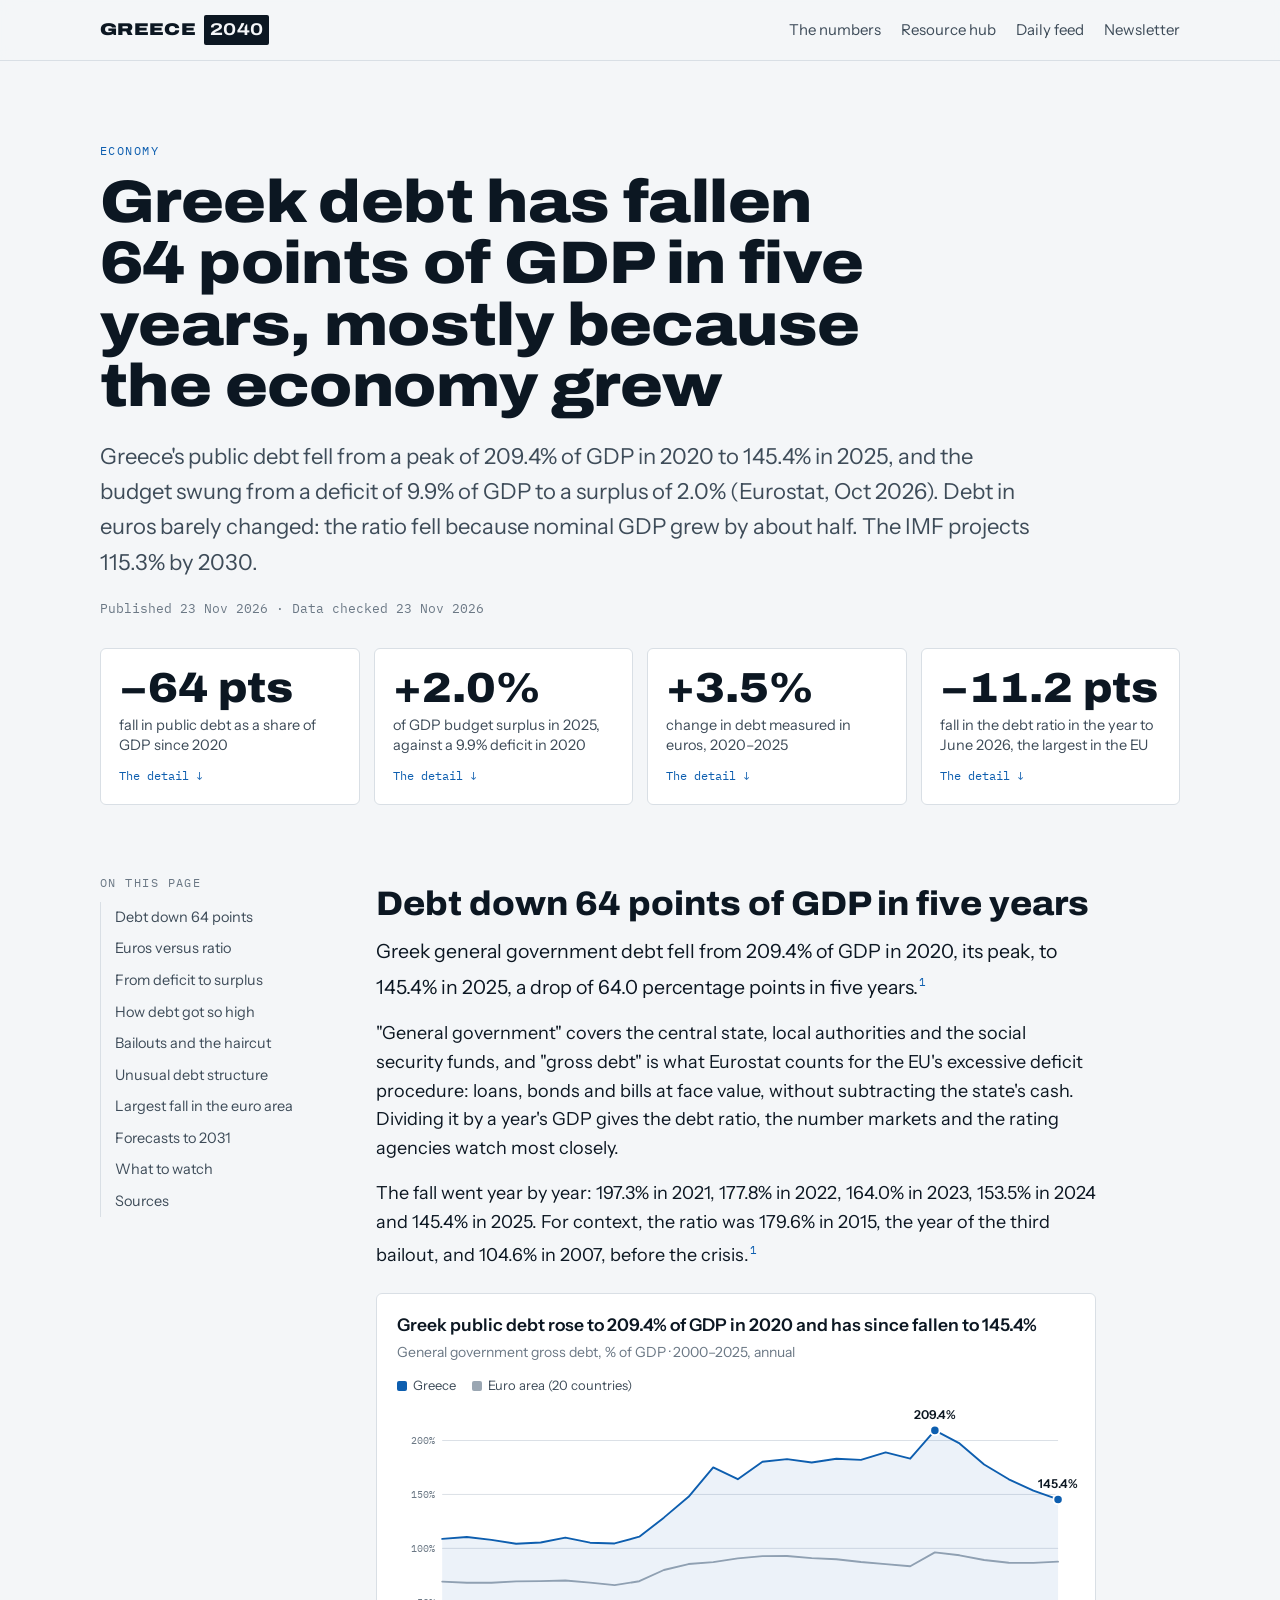
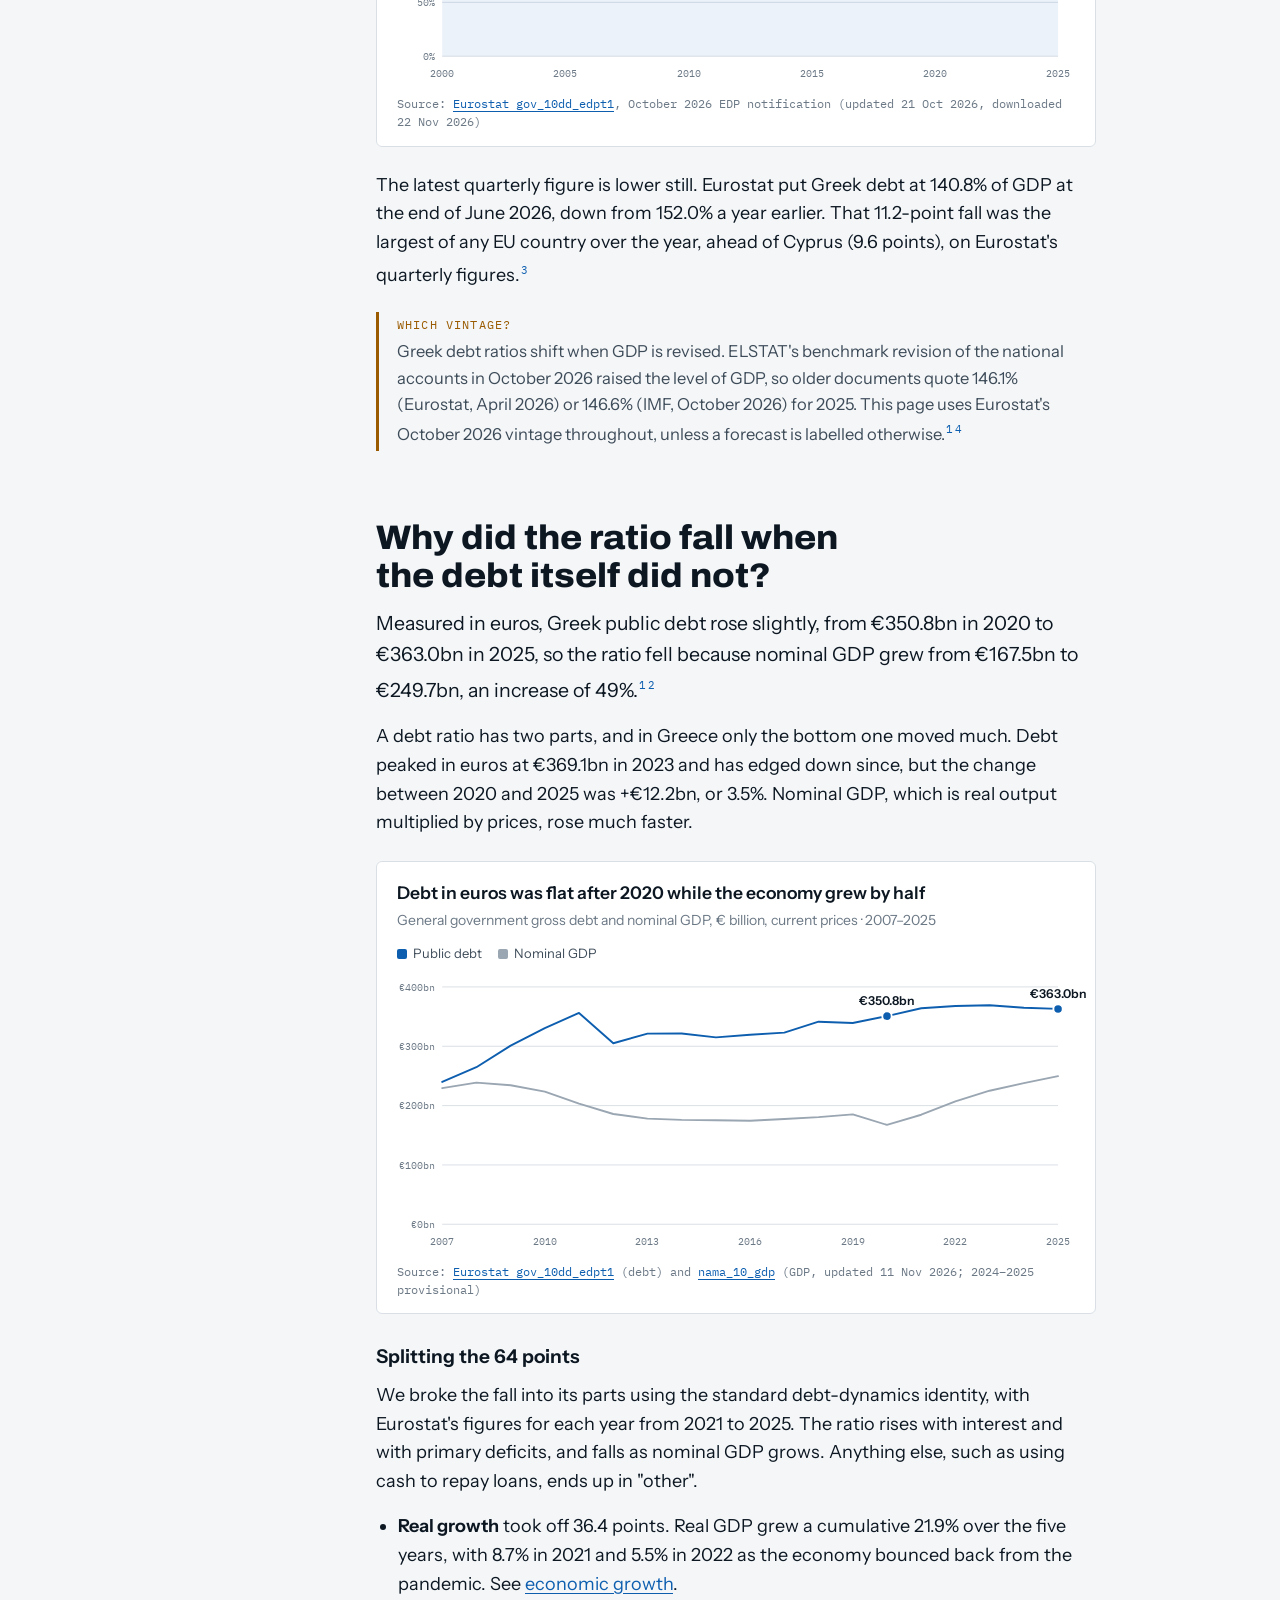
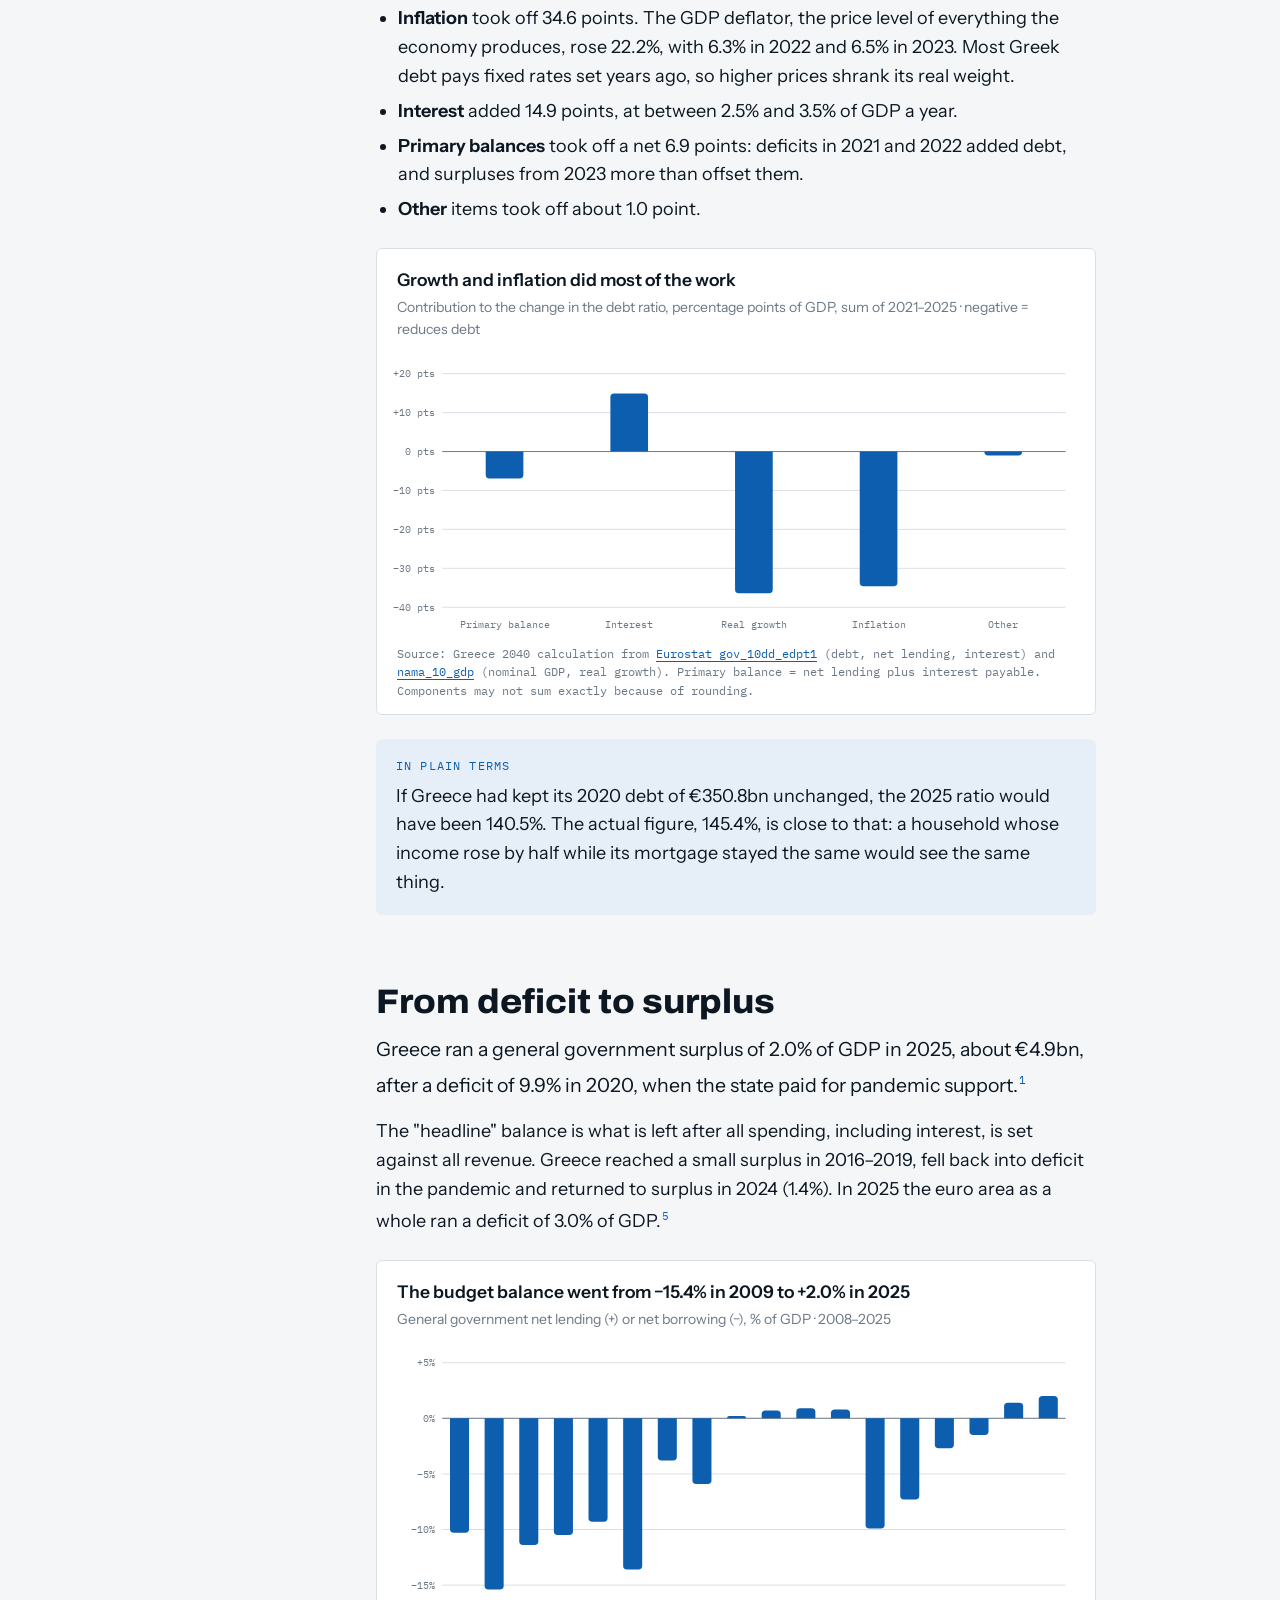
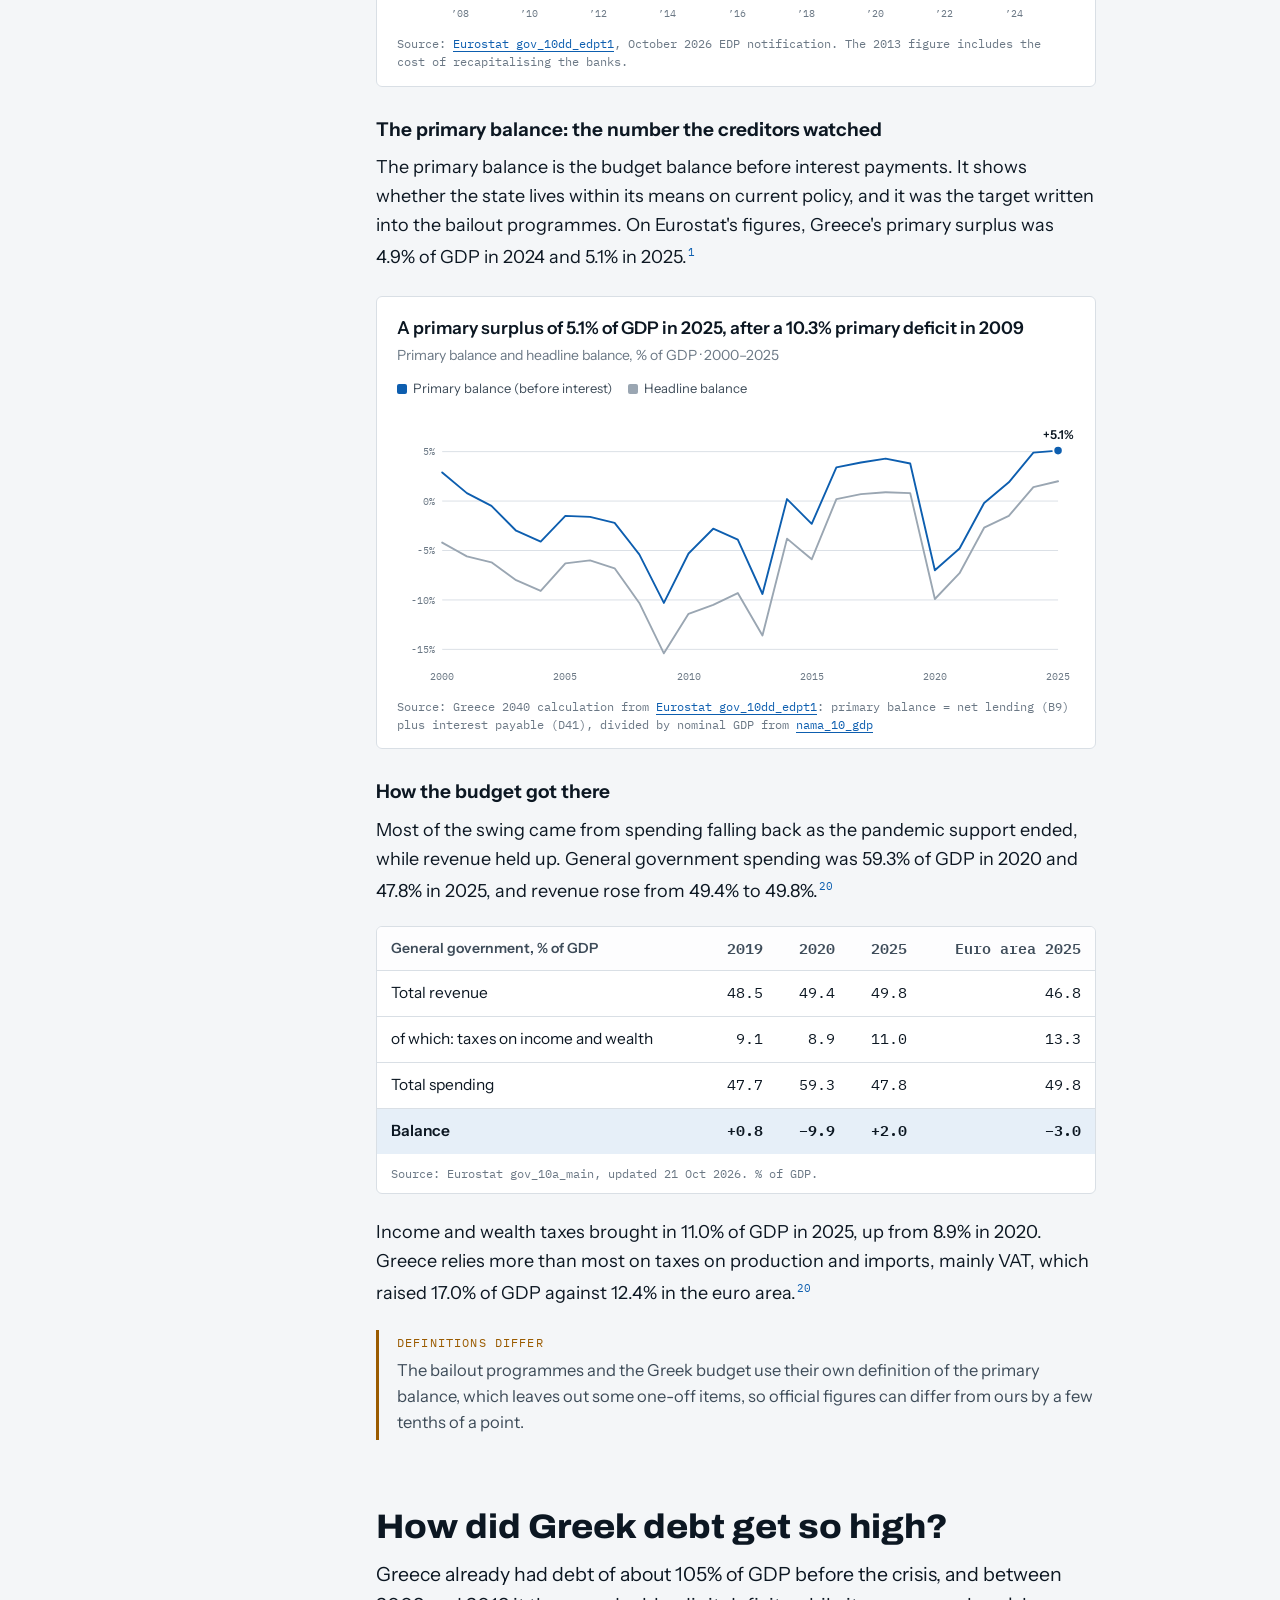
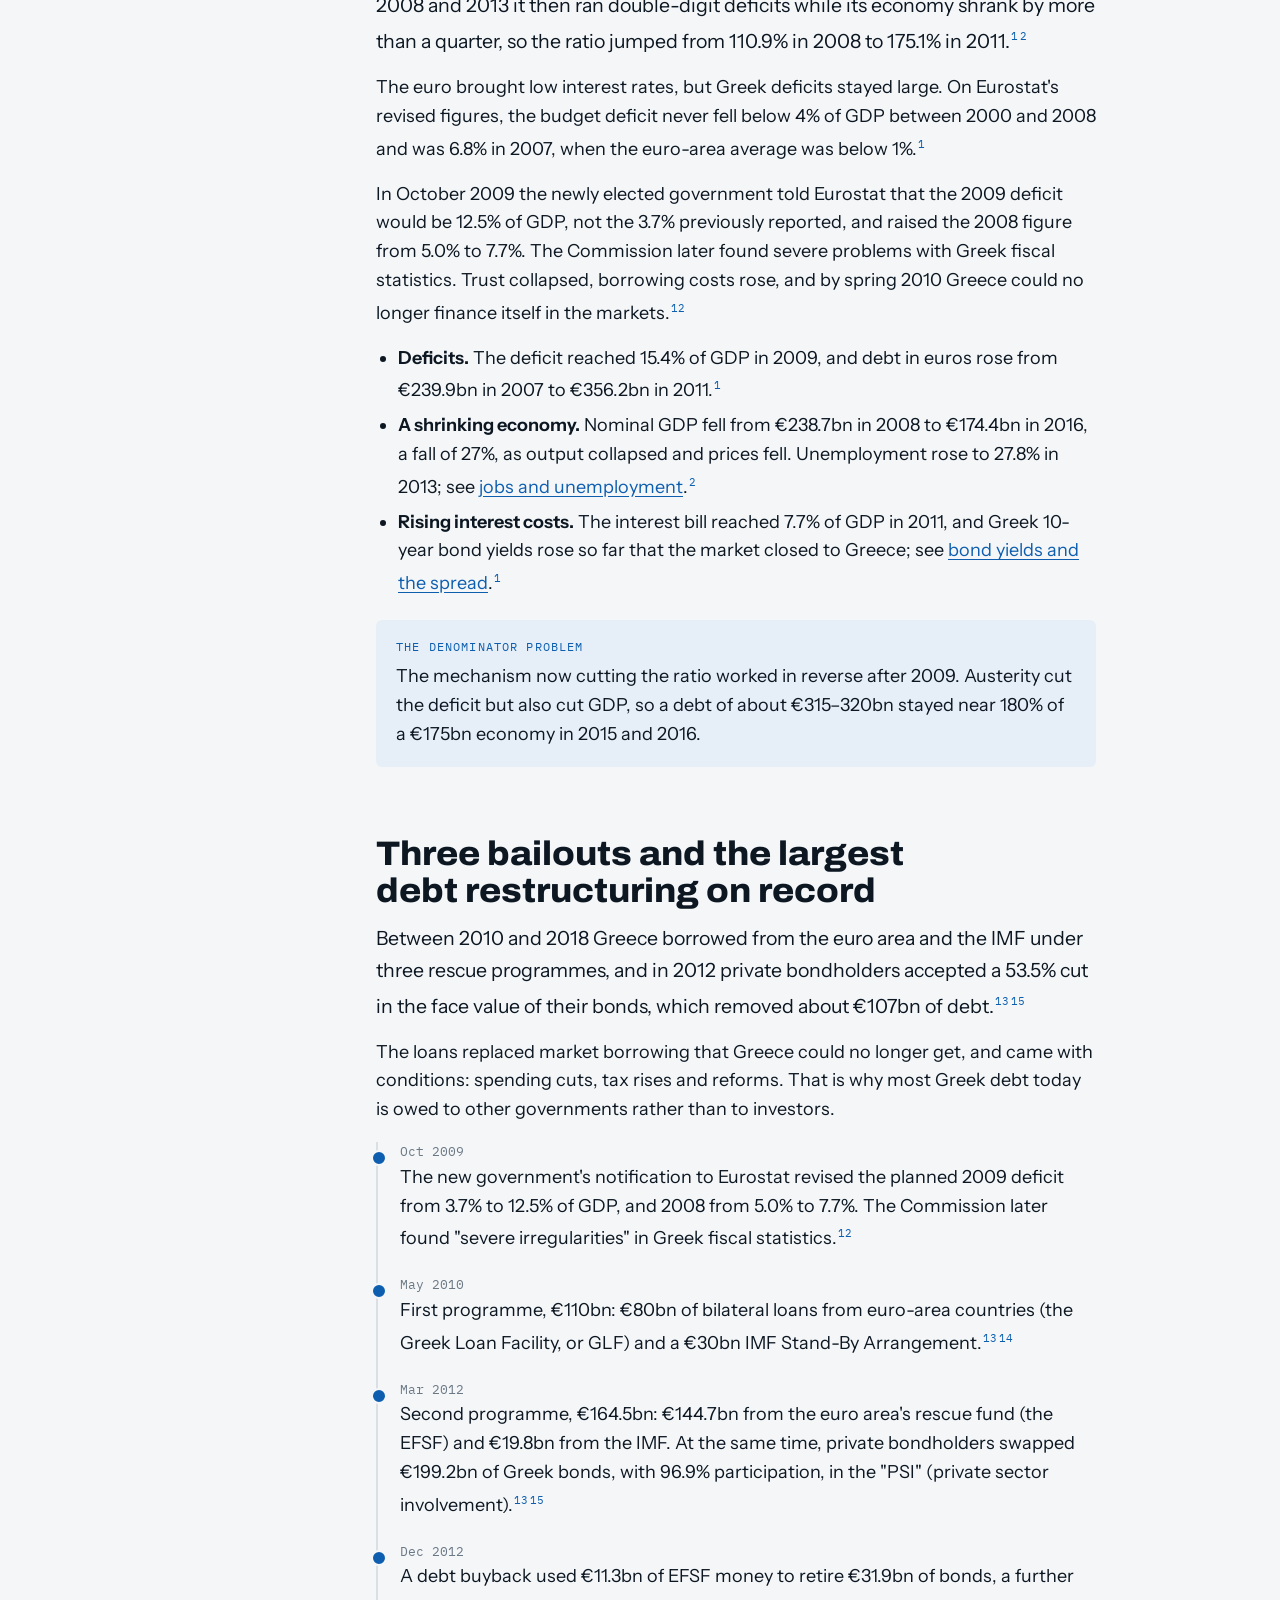
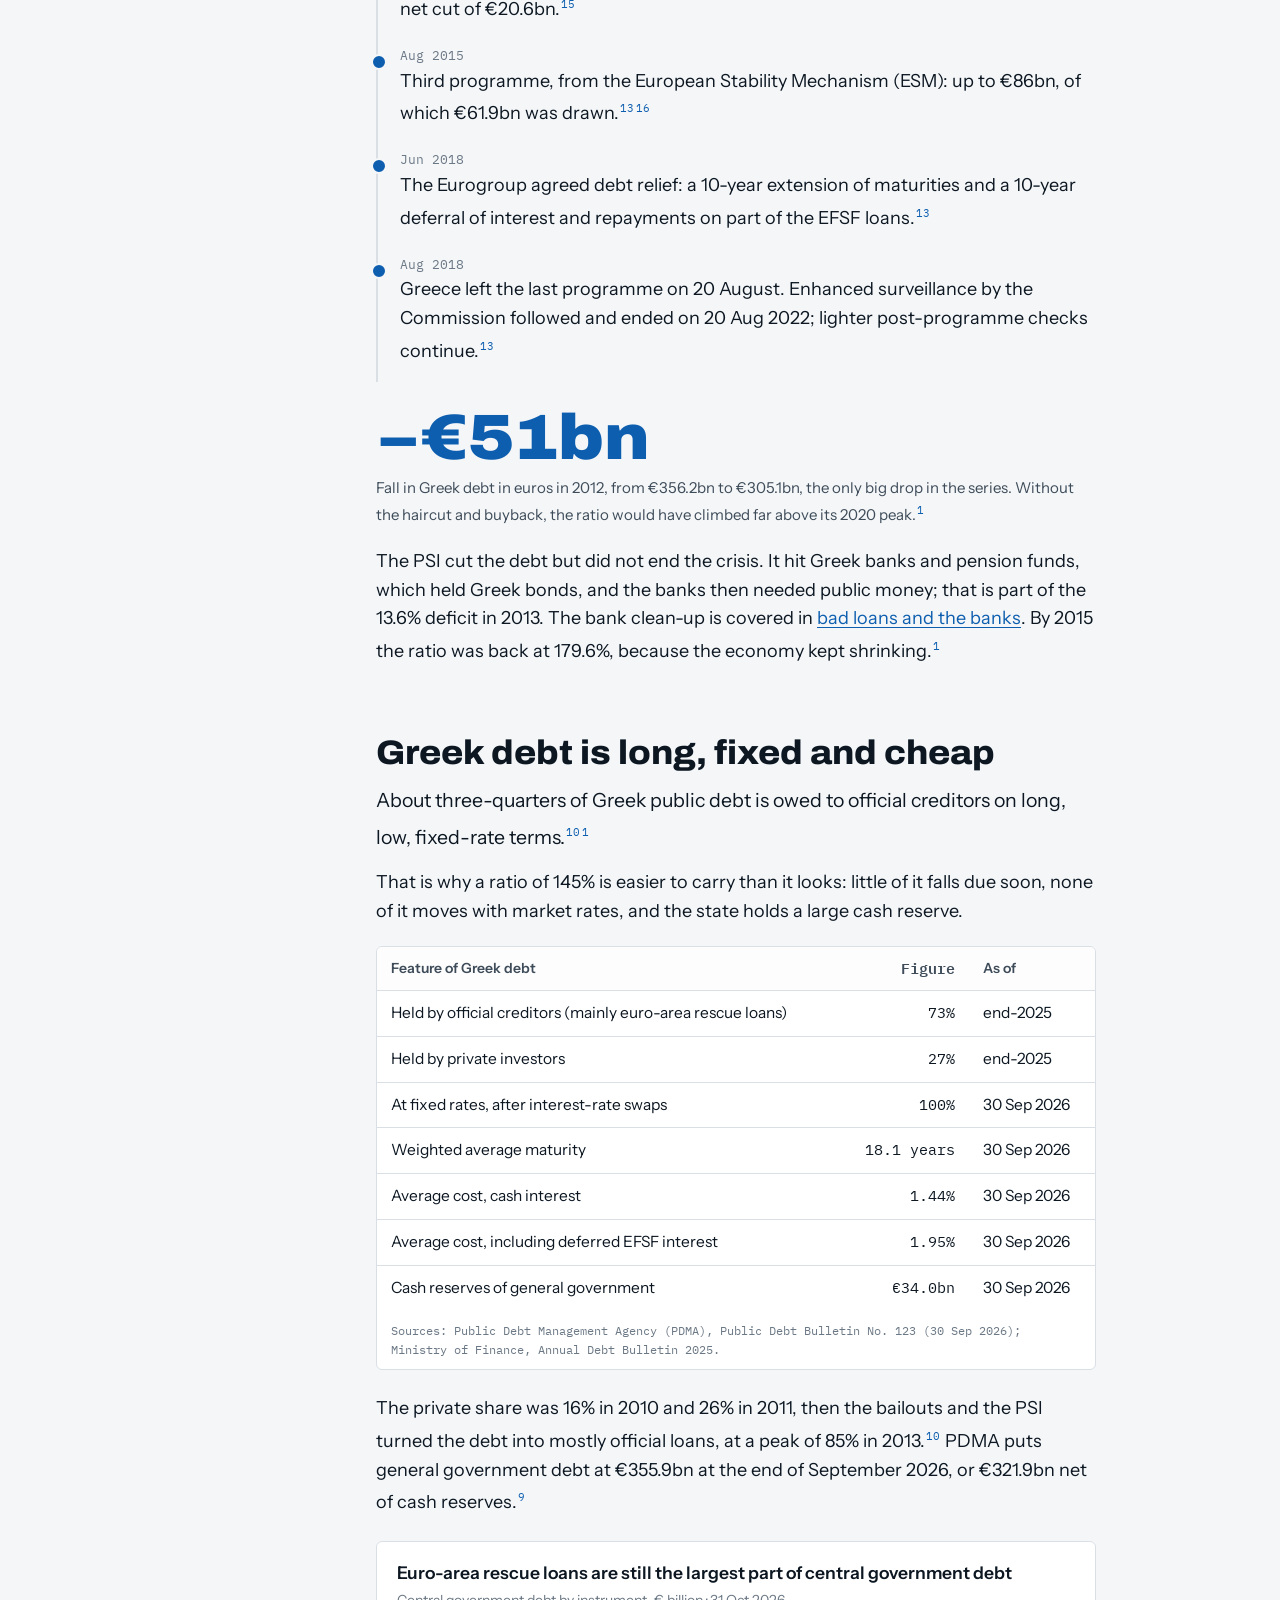
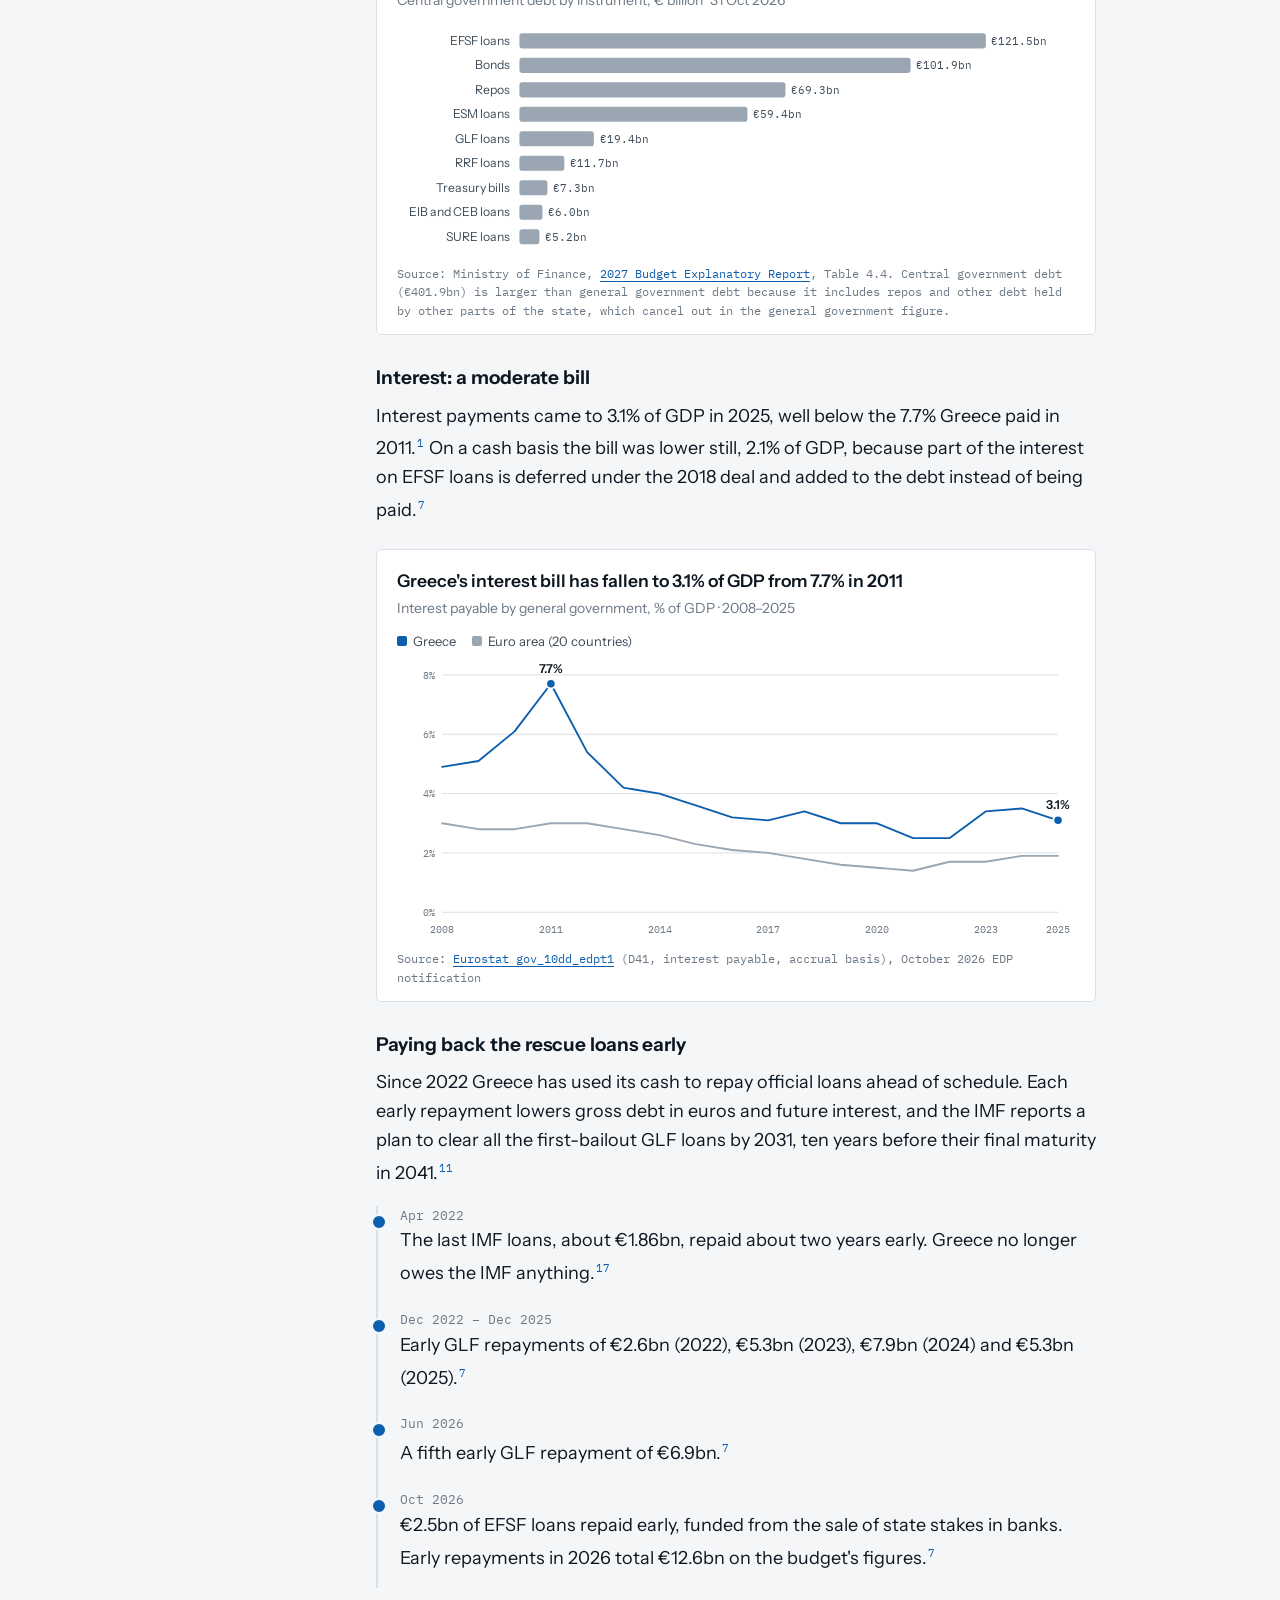
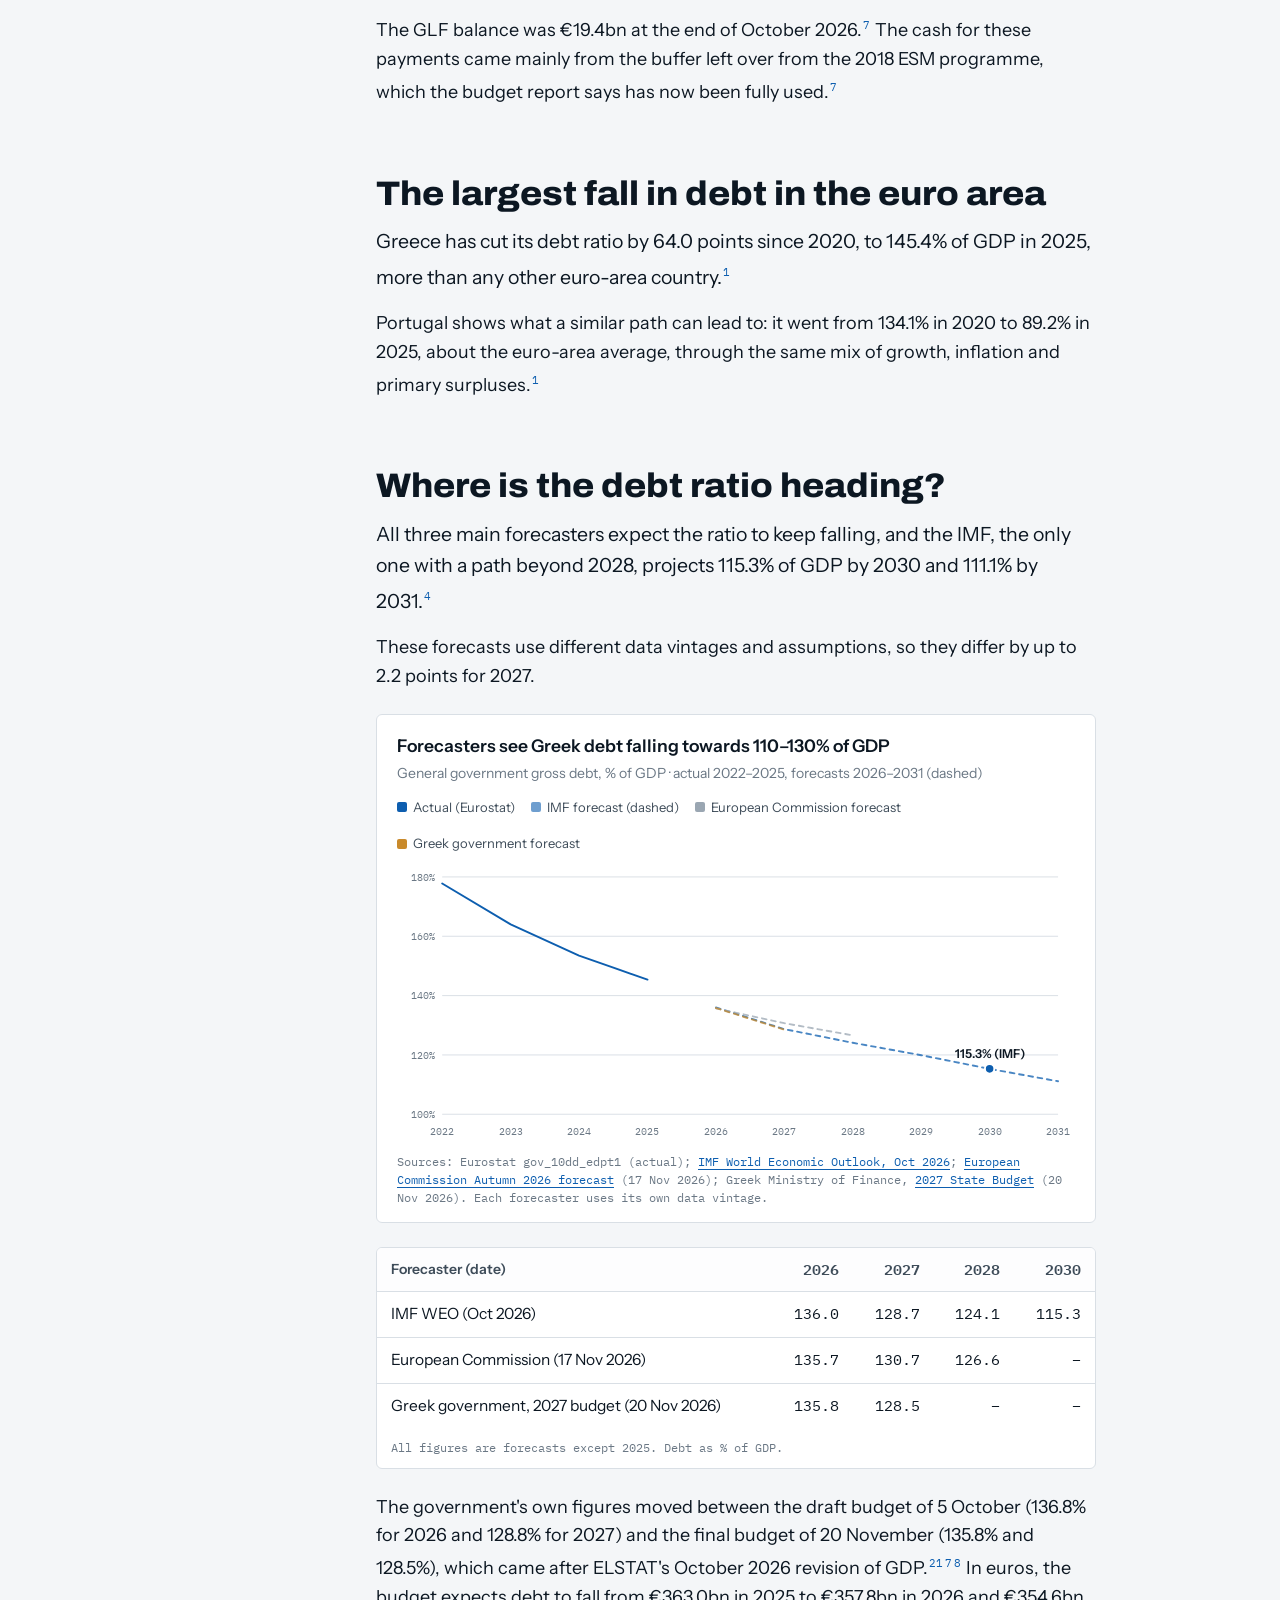
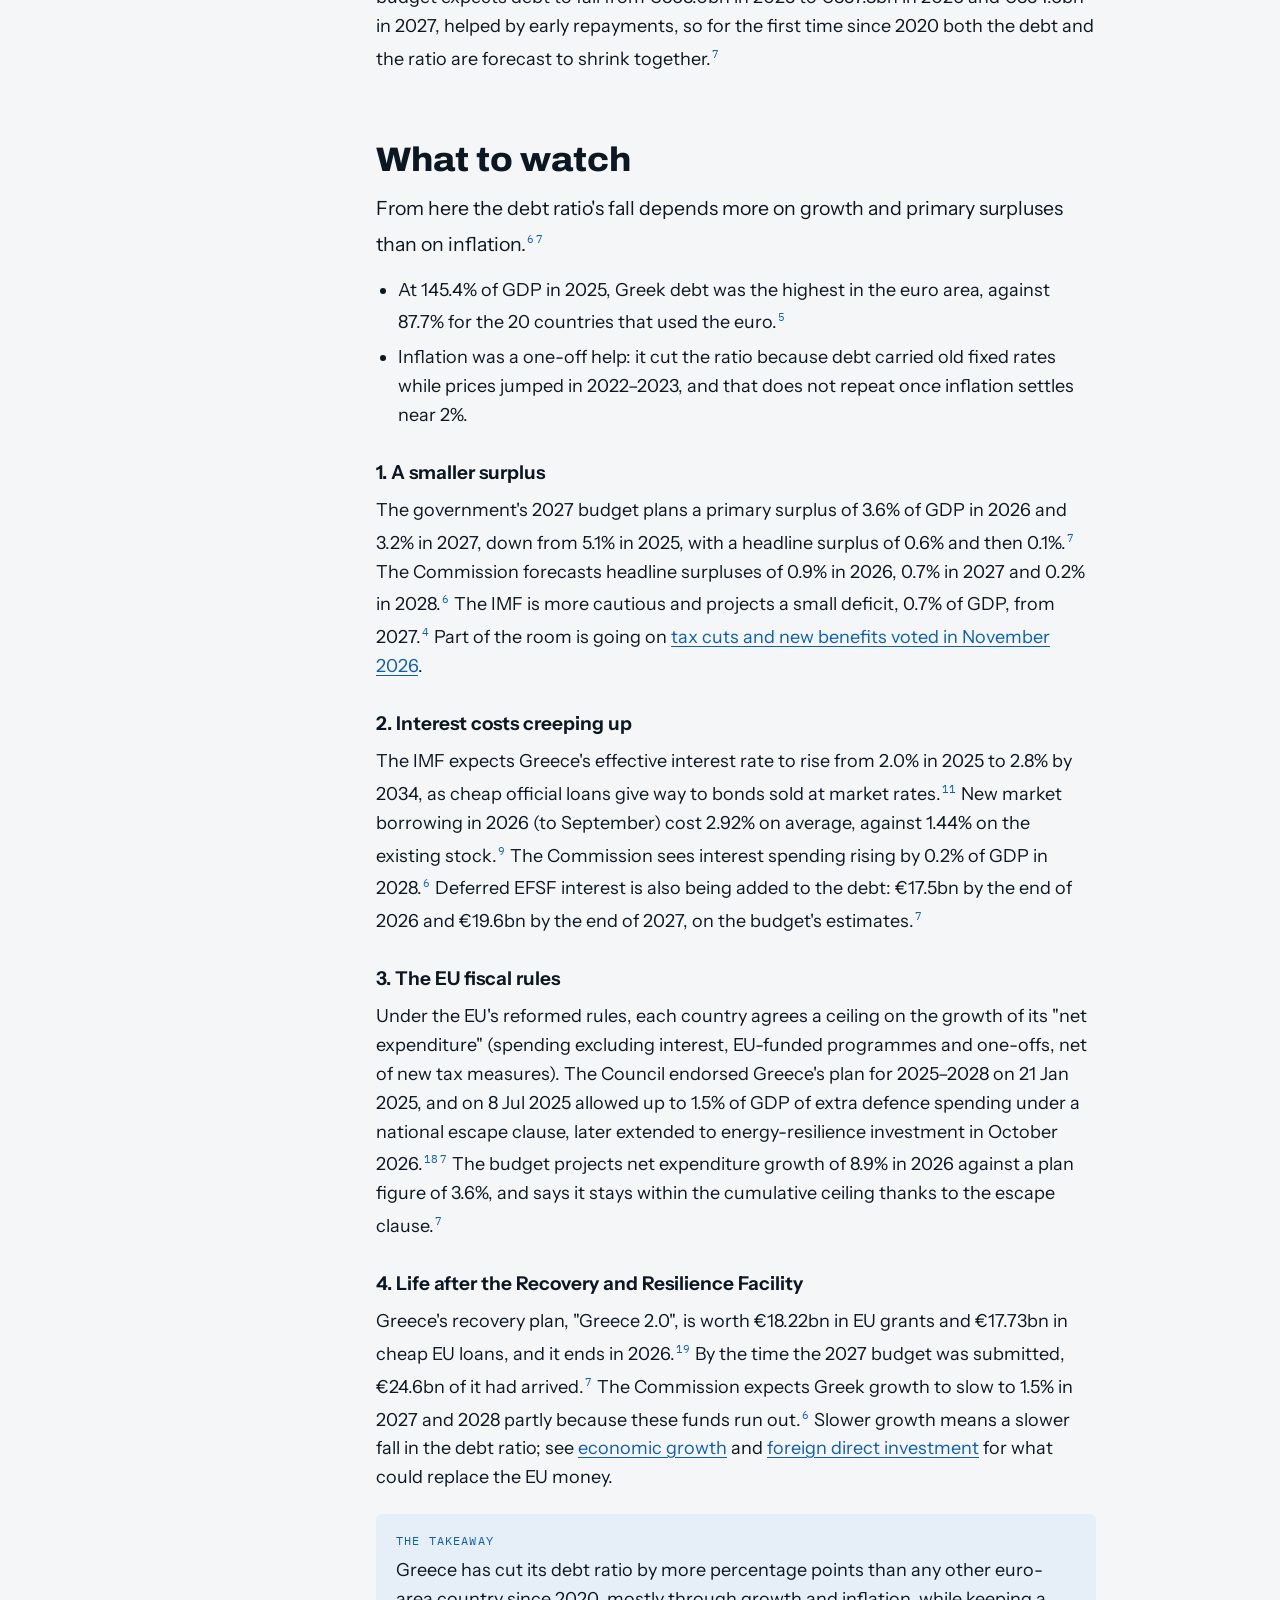
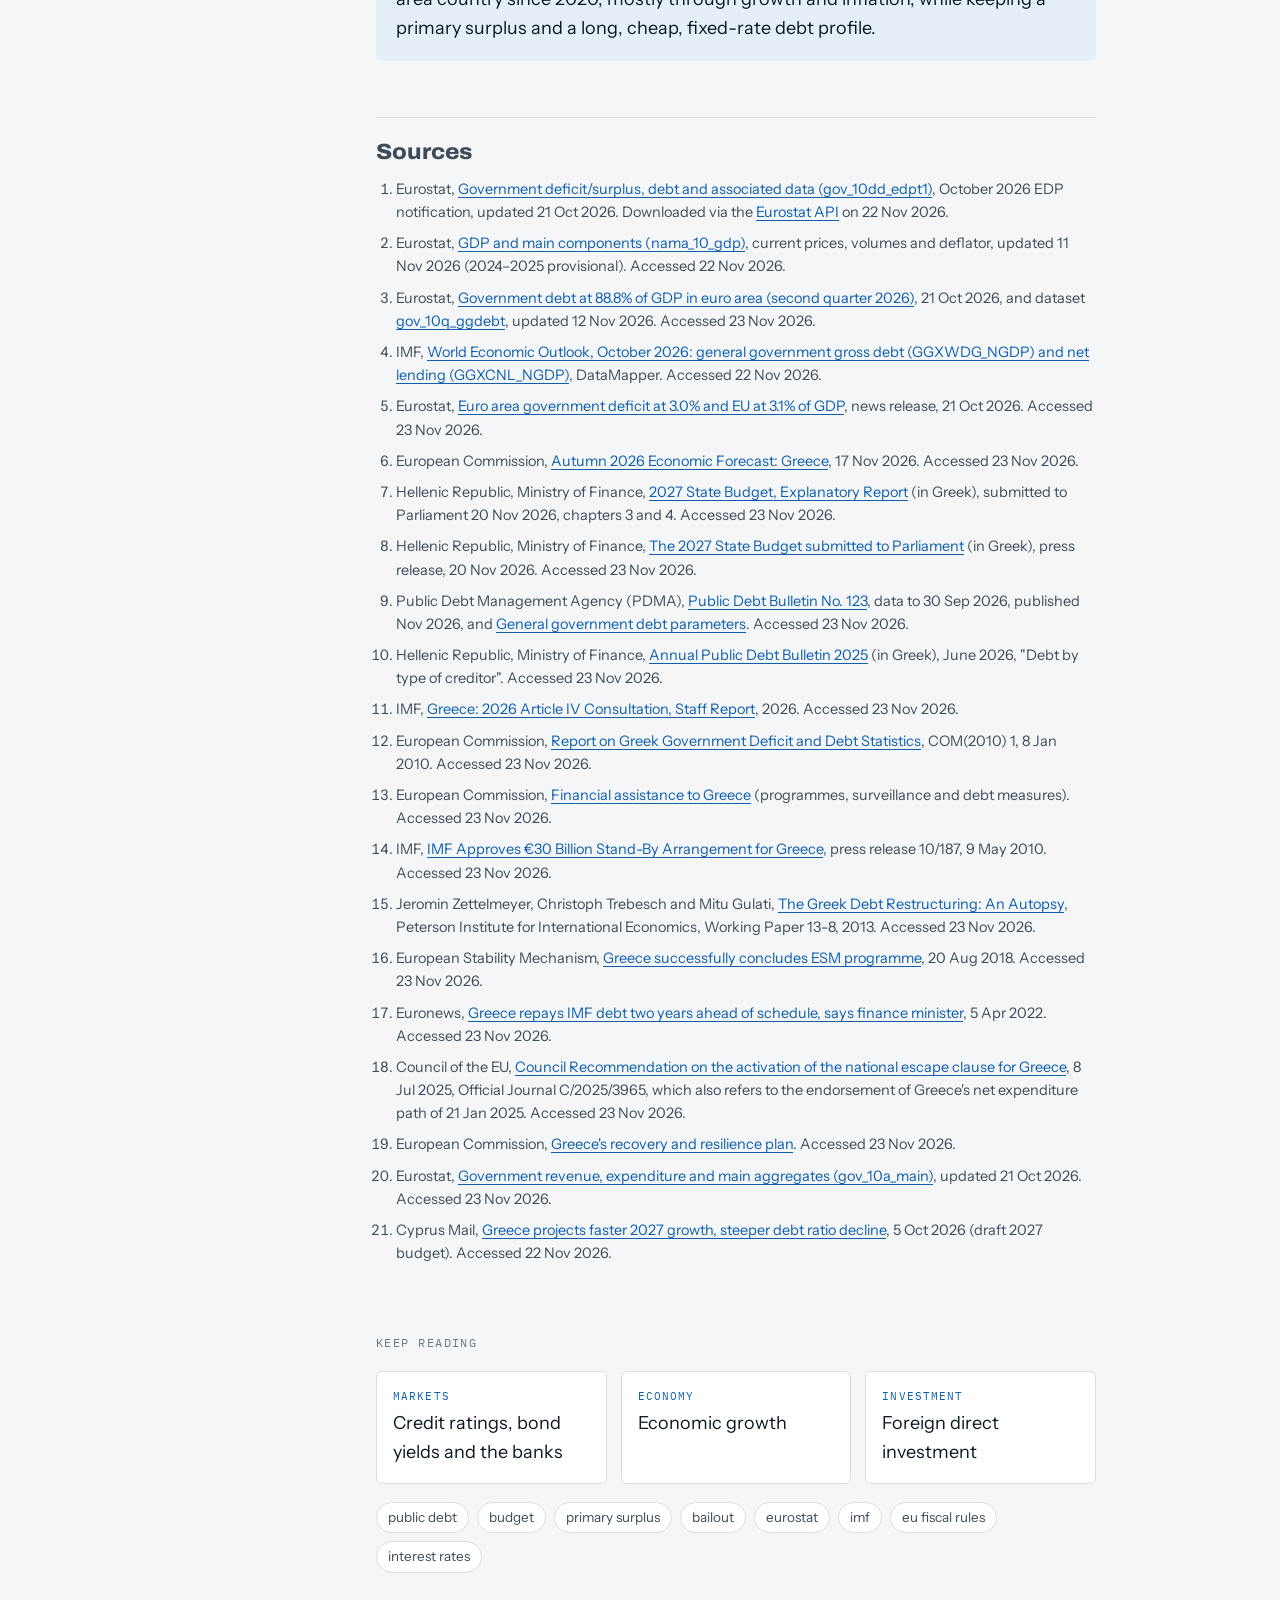
<file: pillars/public-finances.html>
<!doctype html>
<html lang="en">
<head>
<meta charset="utf-8">
<meta name="viewport" content="width=device-width, initial-scale=1, viewport-fit=cover">
<title>Greek public debt and the budget · Greece 2040</title>
<meta name="description" content="Greek public debt fell from 209.4% of GDP in 2020 to 145.4% in 2025, a drop of 64 points, and the budget moved from a 9.9% deficit to a 2.0% surplus (Eurostat).">
<meta property="og:title" content="Greek public debt and the budget · Greece 2040">
<meta property="og:description" content="Debt down 64 points of GDP in five years, and a budget surplus of 2.0% of GDP in 2025. How it happened.">
<meta property="og:type" content="article">
<meta name="theme-color" content="#0C1722">
<link rel="icon" href="data:image/svg+xml,%3Csvg xmlns='http://www.w3.org/2000/svg' viewBox='0 0 64 64'%3E%3Crect width='64' height='64' rx='10' fill='%230D5EAF'/%3E%3Ctext x='32' y='44' font-family='Arial' font-weight='900' font-size='30' text-anchor='middle' fill='%23fff'%3EGR%3C/text%3E%3C/svg%3E">
<link rel="preconnect" href="https://fonts.googleapis.com">
<link rel="preconnect" href="https://fonts.gstatic.com" crossorigin>
<link rel="stylesheet" href="https://fonts.googleapis.com/css2?family=Archivo:wdth,wght@62..125,500..900&family=Instrument+Sans:wght@400;500;600;700&family=IBM+Plex+Mono:wght@400;500&display=swap">
<link rel="stylesheet" href="style.css">
<!-- Hub metadata: read by the resource hub. Keep it valid JSON. -->
<script type="application/json" id="g40-meta">
{
  "slug": "public-finances",
  "title": "Greek public debt and the budget",
  "category": "Economy",
  "summary": "Greece's public debt fell from a peak of 209.4% of GDP in 2020 to 145.4% in 2025, and the budget swung from a deficit of 9.9% of GDP to a surplus of 2.0% (Eurostat, Oct 2026). Debt in euros barely changed: the ratio fell because nominal GDP grew by about half. The IMF projects 115.3% by 2030.",
  "tags": [
    "public debt",
    "budget",
    "primary surplus",
    "bailout",
    "eurostat",
    "imf",
    "eu fiscal rules",
    "interest rates"
  ],
  "updated": "2026-11-23",
  "sections": [
    {
      "id": "debt",
      "title": "Debt down 64 points of GDP in five years",
      "number": "−64 pts"
    },
    {
      "id": "euros",
      "title": "Why did the ratio fall when the debt itself did not?",
      "number": "+3.5%"
    },
    {
      "id": "surplus",
      "title": "From deficit to surplus",
      "number": "+2.0%"
    },
    {
      "id": "crisis",
      "title": "How did Greek debt get so high?",
      "number": "15.4%"
    },
    {
      "id": "bailouts",
      "title": "Three bailouts and the biggest haircut in history",
      "number": "53.5%"
    },
    {
      "id": "structure",
      "title": "Greek debt is cheap and long",
      "number": "3.1%"
    },
    {
      "id": "compare",
      "title": "The largest fall in debt in the euro area",
      "number": "−64.0 pts"
    },
    {
      "id": "forecasts",
      "title": "Where is the debt ratio heading?",
      "number": "115.3%"
    },
    {
      "id": "watch",
      "title": "What to watch",
      "number": ""
    }
  ]
}
</script>
<!--BUILD:seo--><link rel="canonical" href="https://greece2040.com/pillars/public-finances.html">
<meta property="og:url" content="https://greece2040.com/pillars/public-finances.html">
<meta property="og:site_name" content="Greece 2040">
<script type="application/ld+json">{"@context": "https://schema.org", "@type": "Article", "headline": "Greek public debt and the budget", "description": "Greece's public debt fell from a peak of 209.4% of GDP in 2020 to 145.4% in 2025, and the budget swung from a deficit of 9.9% of GDP to a surplus of 2.0% (Eurostat, Oct 2026). Debt in euros barely changed: the ratio fell because nominal GDP grew by about half. The IMF projects 115.3% by 2030.", "datePublished": "2026-11-23", "dateModified": "2026-11-23", "inLanguage": "en", "about": "Economy", "keywords": "public debt, budget, primary surplus, bailout, eurostat, imf, eu fiscal rules, interest rates", "mainEntityOfPage": "https://greece2040.com/pillars/public-finances.html", "author": {"@type": "Organization", "name": "Greece 2040", "url": "https://greece2040.com/", "description": "An independent, non-profit platform about Greece's future."}, "publisher": {"@type": "Organization", "name": "Greece 2040", "url": "https://greece2040.com/", "description": "An independent, non-profit platform about Greece's future."}, "isPartOf": {"@type": "WebSite", "name": "Greece 2040", "url": "https://greece2040.com/"}}</script>
<!--/BUILD:seo-->
</head>
<body>
<header class="bar">
  <div class="wrap">
    <a class="mark" href="../index.html" aria-label="Greece 2040 home">GREECE <b>2040</b></a>
    <button class="menu-btn" type="button" aria-expanded="false" aria-controls="site-nav" onclick="var o=this.closest('.bar').classList.toggle('menu-open');this.setAttribute('aria-expanded',o)"><i></i>Menu</button>
    <nav id="site-nav" aria-label="Site">
      <a href="../index.html#picture">The numbers</a>
      <a href="../hub.html">Resource hub</a>
      <a href="../index.html#feed">Daily feed</a>
      <a href="../index.html#signup">Newsletter</a>
    </nav>
  </div>
</header>

<main>
  <div class="wrap p-head">
    <div class="tag">Economy</div>
    <h1>Greek debt has fallen 64 points of GDP in five years, mostly because the economy grew</h1>
    <p class="answer">Greece's public debt fell from a peak of 209.4% of GDP in 2020 to 145.4% in 2025, and the budget swung from a deficit of 9.9% of GDP to a surplus of 2.0% (Eurostat, Oct 2026). Debt in euros barely changed: the ratio fell because nominal GDP grew by about half. The IMF projects 115.3% by 2030.</p>
    <div class="dates">Published 23 Nov 2026 · Data checked 23 Nov 2026</div>

    <div class="stat-strip">
      <a href="#debt"><span class="n">−64 pts</span><span class="l">fall in public debt as a share of GDP since 2020</span><span class="go">The detail ↓</span></a>
      <a href="#surplus"><span class="n">+2.0%</span><span class="l">of GDP budget surplus in 2025, against a 9.9% deficit in 2020</span><span class="go">The detail ↓</span></a>
      <a href="#euros"><span class="n">+3.5%</span><span class="l">change in debt measured in euros, 2020–2025</span><span class="go">The detail ↓</span></a>
      <a href="#debt"><span class="n">−11.2 pts</span><span class="l">fall in the debt ratio in the year to June 2026, the largest in the EU</span><span class="go">The detail ↓</span></a>
    </div>
  </div>

  <div class="wrap p-body">
    <nav class="toc" aria-label="On this page">
      <div class="eyebrow">On this page</div>
      <ol>
        <li><a href="#debt">Debt down 64 points</a></li>
        <li><a href="#euros">Euros versus ratio</a></li>
        <li><a href="#surplus">From deficit to surplus</a></li>
        <li><a href="#crisis">How debt got so high</a></li>
        <li><a href="#bailouts">Bailouts and the haircut</a></li>
        <li><a href="#structure">Unusual debt structure</a></li>
        <li><a href="#compare">Largest fall in the euro area</a></li>
        <li><a href="#forecasts">Forecasts to 2031</a></li>
        <li><a href="#watch">What to watch</a></li>
        <li><a href="#sources">Sources</a></li>
      </ol>
    </nav>

    <article>
      <section id="debt">
        <h2>Debt down 64 points of GDP in five years</h2>
        <p class="lead">Greek general government debt fell from 209.4% of GDP in 2020, its peak, to 145.4% in 2025, a drop of 64.0 percentage points in five years.<sup class="ref"><a href="#s1">1</a></sup></p>
        <p>"General government" covers the central state, local authorities and the social security funds, and "gross debt" is what Eurostat counts for the EU's excessive deficit procedure: loans, bonds and bills at face value, without subtracting the state's cash. Dividing it by a year's GDP gives the debt ratio, the number markets and the rating agencies watch most closely.</p>
        <p>The fall went year by year: 197.3% in 2021, 177.8% in 2022, 164.0% in 2023, 153.5% in 2024 and 145.4% in 2025. For context, the ratio was 179.6% in 2015, the year of the third bailout, and 104.6% in 2007, before the crisis.<sup class="ref"><a href="#s1">1</a></sup></p>

        <figure class="chart" id="chart-debt">
          <h3>Greek public debt rose to 209.4% of GDP in 2020 and has since fallen to 145.4%</h3>
          <p class="sub">General government gross debt, % of GDP · 2000–2025, annual</p>
          <div class="legend"><span><i style="background:var(--accent)"></i>Greece</span><span><i style="background:var(--series-2)"></i>Euro area (20 countries)</span></div>
          <svg viewBox="0 0 720 300" role="img" aria-label="Line chart of public debt as a share of GDP. Greece: 108.9% in 2000, 104.6% in 2007, 175.1% in 2011, 179.6% in 2015, peak of 209.4% in 2020, then 145.4% in 2025. Euro area: 69.2% in 2000, 96.3% in 2020, 87.7% in 2025."></svg>
          <figcaption class="foot">Source: <a href="https://ec.europa.eu/eurostat/databrowser/view/gov_10dd_edpt1/default/table">Eurostat gov_10dd_edpt1</a>, October 2026 EDP notification (updated 21 Oct 2026, downloaded 22 Nov 2026)</figcaption>
        </figure>

        <p>The latest quarterly figure is lower still. Eurostat put Greek debt at 140.8% of GDP at the end of June 2026, down from 152.0% a year earlier. That 11.2-point fall was the largest of any EU country over the year, ahead of Cyprus (9.6 points), on Eurostat's quarterly figures.<sup class="ref"><a href="#s3">3</a></sup></p>

        <div class="caveat"><span class="k">Which vintage?</span><p>Greek debt ratios shift when GDP is revised. ELSTAT's benchmark revision of the national accounts in October 2026 raised the level of GDP, so older documents quote 146.1% (Eurostat, April 2026) or 146.6% (IMF, October 2026) for 2025. This page uses Eurostat's October 2026 vintage throughout, unless a forecast is labelled otherwise.<sup class="ref"><a href="#s1">1</a></sup><sup class="ref"><a href="#s4">4</a></sup></p></div>
      </section>

      <section id="euros">
        <h2>Why did the ratio fall when the debt itself did not?</h2>
        <p class="lead">Measured in euros, Greek public debt rose slightly, from €350.8bn in 2020 to €363.0bn in 2025, so the ratio fell because nominal GDP grew from €167.5bn to €249.7bn, an increase of 49%.<sup class="ref"><a href="#s1">1</a></sup><sup class="ref"><a href="#s2">2</a></sup></p>
        <p>A debt ratio has two parts, and in Greece only the bottom one moved much. Debt peaked in euros at €369.1bn in 2023 and has edged down since, but the change between 2020 and 2025 was +€12.2bn, or 3.5%. Nominal GDP, which is real output multiplied by prices, rose much faster.</p>

        <figure class="chart" id="chart-euros">
          <h3>Debt in euros was flat after 2020 while the economy grew by half</h3>
          <p class="sub">General government gross debt and nominal GDP, € billion, current prices · 2007–2025</p>
          <div class="legend"><span><i style="background:var(--accent)"></i>Public debt</span><span><i style="background:var(--series-2)"></i>Nominal GDP</span></div>
          <svg viewBox="0 0 720 300" role="img" aria-label="Line chart in billions of euros. Public debt: €239.9bn in 2007, €356.2bn in 2011, €305.1bn in 2012 after the haircut, €350.8bn in 2020, €369.1bn in 2023, €363.0bn in 2025. Nominal GDP: €238.7bn in 2008, €174.4bn in 2016, €167.5bn in 2020, €249.7bn in 2025."></svg>
          <figcaption class="foot">Source: <a href="https://ec.europa.eu/eurostat/databrowser/view/gov_10dd_edpt1/default/table">Eurostat gov_10dd_edpt1</a> (debt) and <a href="https://ec.europa.eu/eurostat/databrowser/view/nama_10_gdp/default/table">nama_10_gdp</a> (GDP, updated 11 Nov 2026; 2024–2025 provisional)</figcaption>
        </figure>

        <h3>Splitting the 64 points</h3>
        <p>We broke the fall into its parts using the standard debt-dynamics identity, with Eurostat's figures for each year from 2021 to 2025. The ratio rises with interest and with primary deficits, and falls as nominal GDP grows. Anything else, such as using cash to repay loans, ends up in "other".</p>
        <ul>
          <li><strong>Real growth</strong> took off 36.4 points. Real GDP grew a cumulative 21.9% over the five years, with 8.7% in 2021 and 5.5% in 2022 as the economy bounced back from the pandemic. See <a href="growth.html#growth">economic growth</a>.</li>
          <li><strong>Inflation</strong> took off 34.6 points. The GDP deflator, the price level of everything the economy produces, rose 22.2%, with 6.3% in 2022 and 6.5% in 2023. Most Greek debt pays fixed rates set years ago, so higher prices shrank its real weight.</li>
          <li><strong>Interest</strong> added 14.9 points, at between 2.5% and 3.5% of GDP a year.</li>
          <li><strong>Primary balances</strong> took off a net 6.9 points: deficits in 2021 and 2022 added debt, and surpluses from 2023 more than offset them.</li>
          <li><strong>Other</strong> items took off about 1.0 point.</li>
        </ul>

        <figure class="chart" id="chart-drivers">
          <h3>Growth and inflation did most of the work</h3>
          <p class="sub">Contribution to the change in the debt ratio, percentage points of GDP, sum of 2021–2025 · negative = reduces debt</p>
          <svg viewBox="0 0 720 300" role="img" aria-label="Bar chart of contributions to the 64-point fall in the debt ratio, 2021 to 2025: primary balance minus 6.9 points, interest plus 14.9 points, real growth minus 36.4 points, inflation minus 34.6 points, other items minus 1.0 point."></svg>
          <figcaption class="foot">Source: Greece 2040 calculation from <a href="https://ec.europa.eu/eurostat/databrowser/view/gov_10dd_edpt1/default/table">Eurostat gov_10dd_edpt1</a> (debt, net lending, interest) and <a href="https://ec.europa.eu/eurostat/databrowser/view/nama_10_gdp/default/table">nama_10_gdp</a> (nominal GDP, real growth). Primary balance = net lending plus interest payable. Components may not sum exactly because of rounding.</figcaption>
        </figure>

        <div class="callout"><span class="k">In plain terms</span><p>If Greece had kept its 2020 debt of €350.8bn unchanged, the 2025 ratio would have been 140.5%. The actual figure, 145.4%, is close to that: a household whose income rose by half while its mortgage stayed the same would see the same thing.</p></div>
      </section>

      <section id="surplus">
        <h2>From deficit to surplus</h2>
        <p class="lead">Greece ran a general government surplus of 2.0% of GDP in 2025, about €4.9bn, after a deficit of 9.9% in 2020, when the state paid for pandemic support.<sup class="ref"><a href="#s1">1</a></sup></p>
        <p>The "headline" balance is what is left after all spending, including interest, is set against all revenue. Greece reached a small surplus in 2016–2019, fell back into deficit in the pandemic and returned to surplus in 2024 (1.4%). In 2025 the euro area as a whole ran a deficit of 3.0% of GDP.<sup class="ref"><a href="#s5">5</a></sup></p>

        <figure class="chart" id="chart-balance">
          <h3>The budget balance went from −15.4% in 2009 to +2.0% in 2025</h3>
          <p class="sub">General government net lending (+) or net borrowing (−), % of GDP · 2008–2025</p>
          <svg viewBox="0 0 720 300" role="img" aria-label="Bar chart of the Greek budget balance as a share of GDP: minus 10.3% in 2008, minus 15.4% in 2009, minus 13.6% in 2013, small surpluses of 0.2% to 0.9% in 2016 to 2019, minus 9.9% in 2020, minus 7.3% in 2021, plus 1.4% in 2024 and plus 2.0% in 2025."></svg>
          <figcaption class="foot">Source: <a href="https://ec.europa.eu/eurostat/databrowser/view/gov_10dd_edpt1/default/table">Eurostat gov_10dd_edpt1</a>, October 2026 EDP notification. The 2013 figure includes the cost of recapitalising the banks.</figcaption>
        </figure>

        <h3>The primary balance: the number the creditors watched</h3>
        <p>The primary balance is the budget balance before interest payments. It shows whether the state lives within its means on current policy, and it was the target written into the bailout programmes. On Eurostat's figures, Greece's primary surplus was 4.9% of GDP in 2024 and 5.1% in 2025.<sup class="ref"><a href="#s1">1</a></sup></p>

        <figure class="chart" id="chart-primary">
          <h3>A primary surplus of 5.1% of GDP in 2025, after a 10.3% primary deficit in 2009</h3>
          <p class="sub">Primary balance and headline balance, % of GDP · 2000–2025</p>
          <div class="legend"><span><i style="background:var(--accent)"></i>Primary balance (before interest)</span><span><i style="background:var(--series-2)"></i>Headline balance</span></div>
          <svg viewBox="0 0 720 300" role="img" aria-label="Line chart. Primary balance: plus 2.9% of GDP in 2000, minus 10.3% in 2009, plus 3.4% to 4.3% in 2016 to 2019, minus 7.0% in 2020, plus 1.9% in 2023, plus 4.9% in 2024 and plus 5.1% in 2025. Headline balance: minus 15.4% in 2009, minus 9.9% in 2020, plus 2.0% in 2025."></svg>
          <figcaption class="foot">Source: Greece 2040 calculation from <a href="https://ec.europa.eu/eurostat/databrowser/view/gov_10dd_edpt1/default/table">Eurostat gov_10dd_edpt1</a>: primary balance = net lending (B9) plus interest payable (D41), divided by nominal GDP from <a href="https://ec.europa.eu/eurostat/databrowser/view/nama_10_gdp/default/table">nama_10_gdp</a></figcaption>
        </figure>

        <h3>How the budget got there</h3>
        <p>Most of the swing came from spending falling back as the pandemic support ended, while revenue held up. General government spending was 59.3% of GDP in 2020 and 47.8% in 2025, and revenue rose from 49.4% to 49.8%.<sup class="ref"><a href="#s20">20</a></sup></p>
        <div class="table-wrap"><table>
          <caption>Source: Eurostat gov_10a_main, updated 21 Oct 2026. % of GDP.</caption>
          <thead><tr><th>General government, % of GDP</th><th class="num">2019</th><th class="num">2020</th><th class="num">2025</th><th class="num">Euro area 2025</th></tr></thead>
          <tbody>
            <tr><td>Total revenue</td><td class="num">48.5</td><td class="num">49.4</td><td class="num">49.8</td><td class="num">46.8</td></tr>
            <tr><td>of which: taxes on income and wealth</td><td class="num">9.1</td><td class="num">8.9</td><td class="num">11.0</td><td class="num">13.3</td></tr>
            <tr><td>Total spending</td><td class="num">47.7</td><td class="num">59.3</td><td class="num">47.8</td><td class="num">49.8</td></tr>
            <tr class="hl"><td>Balance</td><td class="num">+0.8</td><td class="num">−9.9</td><td class="num">+2.0</td><td class="num">−3.0</td></tr>
          </tbody>
        </table></div>
        <p>Income and wealth taxes brought in 11.0% of GDP in 2025, up from 8.9% in 2020. Greece relies more than most on taxes on production and imports, mainly VAT, which raised 17.0% of GDP against 12.4% in the euro area.<sup class="ref"><a href="#s20">20</a></sup></p>

        <div class="caveat"><span class="k">Definitions differ</span><p>The bailout programmes and the Greek budget use their own definition of the primary balance, which leaves out some one-off items, so official figures can differ from ours by a few tenths of a point.</p></div>
      </section>

      <section id="crisis">
        <h2>How did Greek debt get so high?</h2>
        <p class="lead">Greece already had debt of about 105% of GDP before the crisis, and between 2008 and 2013 it then ran double-digit deficits while its economy shrank by more than a quarter, so the ratio jumped from 110.9% in 2008 to 175.1% in 2011.<sup class="ref"><a href="#s1">1</a></sup><sup class="ref"><a href="#s2">2</a></sup></p>
        <p>The euro brought low interest rates, but Greek deficits stayed large. On Eurostat's revised figures, the budget deficit never fell below 4% of GDP between 2000 and 2008 and was 6.8% in 2007, when the euro-area average was below 1%.<sup class="ref"><a href="#s1">1</a></sup></p>
        <p>In October 2009 the newly elected government told Eurostat that the 2009 deficit would be 12.5% of GDP, not the 3.7% previously reported, and raised the 2008 figure from 5.0% to 7.7%. The Commission later found severe problems with Greek fiscal statistics. Trust collapsed, borrowing costs rose, and by spring 2010 Greece could no longer finance itself in the markets.<sup class="ref"><a href="#s12">12</a></sup></p>
        <ul>
          <li><strong>Deficits.</strong> The deficit reached 15.4% of GDP in 2009, and debt in euros rose from €239.9bn in 2007 to €356.2bn in 2011.<sup class="ref"><a href="#s1">1</a></sup></li>
          <li><strong>A shrinking economy.</strong> Nominal GDP fell from €238.7bn in 2008 to €174.4bn in 2016, a fall of 27%, as output collapsed and prices fell. Unemployment rose to 27.8% in 2013; see <a href="jobs.html#unemployment">jobs and unemployment</a>.<sup class="ref"><a href="#s2">2</a></sup></li>
          <li><strong>Rising interest costs.</strong> The interest bill reached 7.7% of GDP in 2011, and Greek 10-year bond yields rose so far that the market closed to Greece; see <a href="credit.html#bond-spread">bond yields and the spread</a>.<sup class="ref"><a href="#s1">1</a></sup></li>
        </ul>
        <div class="callout"><span class="k">The denominator problem</span><p>The mechanism now cutting the ratio worked in reverse after 2009. Austerity cut the deficit but also cut GDP, so a debt of about €315–320bn stayed near 180% of a €175bn economy in 2015 and 2016.</p></div>
      </section>

      <section id="bailouts">
        <h2>Three bailouts and the largest debt restructuring on record</h2>
        <p class="lead">Between 2010 and 2018 Greece borrowed from the euro area and the IMF under three rescue programmes, and in 2012 private bondholders accepted a 53.5% cut in the face value of their bonds, which removed about €107bn of debt.<sup class="ref"><a href="#s13">13</a></sup><sup class="ref"><a href="#s15">15</a></sup></p>
        <p>The loans replaced market borrowing that Greece could no longer get, and came with conditions: spending cuts, tax rises and reforms. That is why most Greek debt today is owed to other governments rather than to investors.</p>

        <ul class="timeline">
          <li><span class="when">Oct 2009</span>The new government's notification to Eurostat revised the planned 2009 deficit from 3.7% to 12.5% of GDP, and 2008 from 5.0% to 7.7%. The Commission later found "severe irregularities" in Greek fiscal statistics.<sup class="ref"><a href="#s12">12</a></sup></li>
          <li><span class="when">May 2010</span>First programme, €110bn: €80bn of bilateral loans from euro-area countries (the Greek Loan Facility, or GLF) and a €30bn IMF Stand-By Arrangement.<sup class="ref"><a href="#s13">13</a></sup><sup class="ref"><a href="#s14">14</a></sup></li>
          <li><span class="when">Mar 2012</span>Second programme, €164.5bn: €144.7bn from the euro area's rescue fund (the EFSF) and €19.8bn from the IMF. At the same time, private bondholders swapped €199.2bn of Greek bonds, with 96.9% participation, in the "PSI" (private sector involvement).<sup class="ref"><a href="#s13">13</a></sup><sup class="ref"><a href="#s15">15</a></sup></li>
          <li><span class="when">Dec 2012</span>A debt buyback used €11.3bn of EFSF money to retire €31.9bn of bonds, a further net cut of €20.6bn.<sup class="ref"><a href="#s15">15</a></sup></li>
          <li><span class="when">Aug 2015</span>Third programme, from the European Stability Mechanism (ESM): up to €86bn, of which €61.9bn was drawn.<sup class="ref"><a href="#s13">13</a></sup><sup class="ref"><a href="#s16">16</a></sup></li>
          <li><span class="when">Jun 2018</span>The Eurogroup agreed debt relief: a 10-year extension of maturities and a 10-year deferral of interest and repayments on part of the EFSF loans.<sup class="ref"><a href="#s13">13</a></sup></li>
          <li><span class="when">Aug 2018</span>Greece left the last programme on 20 August. Enhanced surveillance by the Commission followed and ended on 20 Aug 2022; lighter post-programme checks continue.<sup class="ref"><a href="#s13">13</a></sup></li>
        </ul>

        <div class="big-number">−€51bn</div>
        <p class="cap">Fall in Greek debt in euros in 2012, from €356.2bn to €305.1bn, the only big drop in the series. Without the haircut and buyback, the ratio would have climbed far above its 2020 peak.<sup class="ref"><a href="#s1">1</a></sup></p>

        <p>The PSI cut the debt but did not end the crisis. It hit Greek banks and pension funds, which held Greek bonds, and the banks then needed public money; that is part of the 13.6% deficit in 2013. The bank clean-up is covered in <a href="credit.html#bad-loans">bad loans and the banks</a>. By 2015 the ratio was back at 179.6%, because the economy kept shrinking.<sup class="ref"><a href="#s1">1</a></sup></p>
      </section>

      <section id="structure">
        <h2>Greek debt is long, fixed and cheap</h2>
        <p class="lead">About three-quarters of Greek public debt is owed to official creditors on long, low, fixed-rate terms.<sup class="ref"><a href="#s10">10</a></sup><sup class="ref"><a href="#s1">1</a></sup></p>
        <p>That is why a ratio of 145% is easier to carry than it looks: little of it falls due soon, none of it moves with market rates, and the state holds a large cash reserve.</p>

        <div class="table-wrap"><table>
          <caption>Sources: Public Debt Management Agency (PDMA), Public Debt Bulletin No. 123 (30 Sep 2026); Ministry of Finance, Annual Debt Bulletin 2025.</caption>
          <thead><tr><th>Feature of Greek debt</th><th class="num">Figure</th><th>As of</th></tr></thead>
          <tbody>
            <tr><td>Held by official creditors (mainly euro-area rescue loans)</td><td class="num">73%</td><td>end-2025</td></tr>
            <tr><td>Held by private investors</td><td class="num">27%</td><td>end-2025</td></tr>
            <tr><td>At fixed rates, after interest-rate swaps</td><td class="num">100%</td><td>30 Sep 2026</td></tr>
            <tr><td>Weighted average maturity</td><td class="num">18.1 years</td><td>30 Sep 2026</td></tr>
            <tr><td>Average cost, cash interest</td><td class="num">1.44%</td><td>30 Sep 2026</td></tr>
            <tr><td>Average cost, including deferred EFSF interest</td><td class="num">1.95%</td><td>30 Sep 2026</td></tr>
            <tr><td>Cash reserves of general government</td><td class="num">€34.0bn</td><td>30 Sep 2026</td></tr>
          </tbody>
        </table></div>
        <p>The private share was 16% in 2010 and 26% in 2011, then the bailouts and the PSI turned the debt into mostly official loans, at a peak of 85% in 2013.<sup class="ref"><a href="#s10">10</a></sup> PDMA puts general government debt at €355.9bn at the end of September 2026, or €321.9bn net of cash reserves.<sup class="ref"><a href="#s9">9</a></sup></p>

        <figure class="chart" id="chart-comp">
          <h3>Euro-area rescue loans are still the largest part of central government debt</h3>
          <p class="sub">Central government debt by instrument, € billion · 31 Oct 2026</p>
          <svg viewBox="0 0 720 240" role="img" aria-label="Ranked bars of Greek central government debt by instrument at 31 October 2026: EFSF loans €121.5bn, bonds €101.9bn, repos €69.3bn, ESM loans €59.4bn, GLF loans €19.4bn, RRF loans €11.7bn, treasury bills €7.3bn, EIB and CEB loans €6.0bn, SURE loans €5.2bn."></svg>
          <figcaption class="foot">Source: Ministry of Finance, <a href="https://minfin.gov.gr/kratikos-proypologismos-2027/">2027 Budget Explanatory Report</a>, Table 4.4. Central government debt (€401.9bn) is larger than general government debt because it includes repos and other debt held by other parts of the state, which cancel out in the general government figure.</figcaption>
        </figure>

        <h3>Interest: a moderate bill</h3>
        <p>Interest payments came to 3.1% of GDP in 2025, well below the 7.7% Greece paid in 2011.<sup class="ref"><a href="#s1">1</a></sup> On a cash basis the bill was lower still, 2.1% of GDP, because part of the interest on EFSF loans is deferred under the 2018 deal and added to the debt instead of being paid.<sup class="ref"><a href="#s7">7</a></sup></p>

        <figure class="chart" id="chart-interest">
          <h3>Greece's interest bill has fallen to 3.1% of GDP from 7.7% in 2011</h3>
          <p class="sub">Interest payable by general government, % of GDP · 2008–2025</p>
          <div class="legend"><span><i style="background:var(--accent)"></i>Greece</span><span><i style="background:var(--series-2)"></i>Euro area (20 countries)</span></div>
          <svg viewBox="0 0 720 300" role="img" aria-label="Line chart of interest payments as a share of GDP. Greece: 4.9% in 2008, 7.7% in 2011, 3.0% in 2019, 2.5% in 2021 and 2022, 3.5% in 2024, 3.1% in 2025. Euro area: 3.0% in 2008, 1.4% in 2021, 1.9% in 2025."></svg>
          <figcaption class="foot">Source: <a href="https://ec.europa.eu/eurostat/databrowser/view/gov_10dd_edpt1/default/table">Eurostat gov_10dd_edpt1</a> (D41, interest payable, accrual basis), October 2026 EDP notification</figcaption>
        </figure>

        <h3>Paying back the rescue loans early</h3>
        <p>Since 2022 Greece has used its cash to repay official loans ahead of schedule. Each early repayment lowers gross debt in euros and future interest, and the IMF reports a plan to clear all the first-bailout GLF loans by 2031, ten years before their final maturity in 2041.<sup class="ref"><a href="#s11">11</a></sup></p>
        <ul class="timeline">
          <li><span class="when">Apr 2022</span>The last IMF loans, about €1.86bn, repaid about two years early. Greece no longer owes the IMF anything.<sup class="ref"><a href="#s17">17</a></sup></li>
          <li><span class="when">Dec 2022 – Dec 2025</span>Early GLF repayments of €2.6bn (2022), €5.3bn (2023), €7.9bn (2024) and €5.3bn (2025).<sup class="ref"><a href="#s7">7</a></sup></li>
          <li><span class="when">Jun 2026</span>A fifth early GLF repayment of €6.9bn.<sup class="ref"><a href="#s7">7</a></sup></li>
          <li><span class="when">Oct 2026</span>€2.5bn of EFSF loans repaid early, funded from the sale of state stakes in banks. Early repayments in 2026 total €12.6bn on the budget's figures.<sup class="ref"><a href="#s7">7</a></sup></li>
        </ul>
        <p>The GLF balance was €19.4bn at the end of October 2026.<sup class="ref"><a href="#s7">7</a></sup> The cash for these payments came mainly from the buffer left over from the 2018 ESM programme, which the budget report says has now been fully used.<sup class="ref"><a href="#s7">7</a></sup></p>

      </section>

      <section id="compare">
        <h2>The largest fall in debt in the euro area</h2>
        <p class="lead">Greece has cut its debt ratio by 64.0 points since 2020, to 145.4% of GDP in 2025, more than any other euro-area country.<sup class="ref"><a href="#s1">1</a></sup></p>
        <p>Portugal shows what a similar path can lead to: it went from 134.1% in 2020 to 89.2% in 2025, about the euro-area average, through the same mix of growth, inflation and primary surpluses.<sup class="ref"><a href="#s1">1</a></sup></p>
      </section>

      <section id="forecasts">
        <h2>Where is the debt ratio heading?</h2>
        <p class="lead">All three main forecasters expect the ratio to keep falling, and the IMF, the only one with a path beyond 2028, projects 115.3% of GDP by 2030 and 111.1% by 2031.<sup class="ref"><a href="#s4">4</a></sup></p>
        <p>These forecasts use different data vintages and assumptions, so they differ by up to 2.2 points for 2027.</p>

        <figure class="chart" id="chart-forecast">
          <h3>Forecasters see Greek debt falling towards 110–130% of GDP</h3>
          <p class="sub">General government gross debt, % of GDP · actual 2022–2025, forecasts 2026–2031 (dashed)</p>
          <div class="legend"><span><i style="background:var(--accent)"></i>Actual (Eurostat)</span><span><i style="background:var(--accent);opacity:.6"></i>IMF forecast (dashed)</span><span><i style="background:var(--series-2)"></i>European Commission forecast</span><span><i style="background:var(--series-3)"></i>Greek government forecast</span></div>
          <svg viewBox="0 0 720 300" role="img" aria-label="Line chart. Actual debt: 177.8% in 2022, 164.0% in 2023, 153.5% in 2024, 145.4% in 2025. Forecasts: IMF 136.0% in 2026, 128.7% in 2027, 124.1% in 2028, 115.3% in 2030, 111.1% in 2031. European Commission 135.7% in 2026, 130.7% in 2027, 126.6% in 2028. Greek government 135.8% in 2026 and 128.5% in 2027."></svg>
          <figcaption class="foot">Sources: Eurostat gov_10dd_edpt1 (actual); <a href="https://www.imf.org/external/datamapper/GGXWDG_NGDP@WEO/GRC">IMF World Economic Outlook, Oct 2026</a>; <a href="https://economy-finance.ec.europa.eu/economic-surveillance-eu-member-states/country-pages-including-country-reports/greece/economic-forecast-greece_en">European Commission Autumn 2026 forecast</a> (17 Nov 2026); Greek Ministry of Finance, <a href="https://minfin.gov.gr/kratikos-proypologismos-2027/">2027 State Budget</a> (20 Nov 2026). Each forecaster uses its own data vintage.</figcaption>
        </figure>

        <div class="table-wrap"><table>
          <caption>All figures are forecasts except 2025. Debt as % of GDP.</caption>
          <thead><tr><th>Forecaster (date)</th><th class="num">2026</th><th class="num">2027</th><th class="num">2028</th><th class="num">2030</th></tr></thead>
          <tbody>
            <tr><td>IMF WEO (Oct 2026)</td><td class="num">136.0</td><td class="num">128.7</td><td class="num">124.1</td><td class="num">115.3</td></tr>
            <tr><td>European Commission (17 Nov 2026)</td><td class="num">135.7</td><td class="num">130.7</td><td class="num">126.6</td><td class="num">–</td></tr>
            <tr><td>Greek government, 2027 budget (20 Nov 2026)</td><td class="num">135.8</td><td class="num">128.5</td><td class="num">–</td><td class="num">–</td></tr>
          </tbody>
        </table></div>

        <p>The government's own figures moved between the draft budget of 5 October (136.8% for 2026 and 128.8% for 2027) and the final budget of 20 November (135.8% and 128.5%), which came after ELSTAT's October 2026 revision of GDP.<sup class="ref"><a href="#s21">21</a></sup><sup class="ref"><a href="#s7">7</a></sup><sup class="ref"><a href="#s8">8</a></sup> In euros, the budget expects debt to fall from €363.0bn in 2025 to €357.8bn in 2026 and €354.6bn in 2027, helped by early repayments, so for the first time since 2020 both the debt and the ratio are forecast to shrink together.<sup class="ref"><a href="#s7">7</a></sup></p>
      </section>

      <section id="watch">
        <h2>What to watch</h2>
        <p class="lead">From here the debt ratio's fall depends more on growth and primary surpluses than on inflation.<sup class="ref"><a href="#s6">6</a></sup><sup class="ref"><a href="#s7">7</a></sup></p>

        <ul>
          <li>At 145.4% of GDP in 2025, Greek debt was the highest in the euro area, against 87.7% for the 20 countries that used the euro.<sup class="ref"><a href="#s5">5</a></sup></li>
          <li>Inflation was a one-off help: it cut the ratio because debt carried old fixed rates while prices jumped in 2022–2023, and that does not repeat once inflation settles near 2%.</li>
        </ul>

        <h3>1. A smaller surplus</h3>
        <p>The government's 2027 budget plans a primary surplus of 3.6% of GDP in 2026 and 3.2% in 2027, down from 5.1% in 2025, with a headline surplus of 0.6% and then 0.1%.<sup class="ref"><a href="#s7">7</a></sup> The Commission forecasts headline surpluses of 0.9% in 2026, 0.7% in 2027 and 0.2% in 2028.<sup class="ref"><a href="#s6">6</a></sup> The IMF is more cautious and projects a small deficit, 0.7% of GDP, from 2027.<sup class="ref"><a href="#s4">4</a></sup> Part of the room is going on <a href="https://www.tovima.com/politics/greece-parliament-to-vote-on-tax-cuts-and-new-benefits">tax cuts and new benefits voted in November 2026</a>.</p>

        <h3>2. Interest costs creeping up</h3>
        <p>The IMF expects Greece's effective interest rate to rise from 2.0% in 2025 to 2.8% by 2034, as cheap official loans give way to bonds sold at market rates.<sup class="ref"><a href="#s11">11</a></sup> New market borrowing in 2026 (to September) cost 2.92% on average, against 1.44% on the existing stock.<sup class="ref"><a href="#s9">9</a></sup> The Commission sees interest spending rising by 0.2% of GDP in 2028.<sup class="ref"><a href="#s6">6</a></sup> Deferred EFSF interest is also being added to the debt: €17.5bn by the end of 2026 and €19.6bn by the end of 2027, on the budget's estimates.<sup class="ref"><a href="#s7">7</a></sup></p>

        <h3>3. The EU fiscal rules</h3>
        <p>Under the EU's reformed rules, each country agrees a ceiling on the growth of its "net expenditure" (spending excluding interest, EU-funded programmes and one-offs, net of new tax measures). The Council endorsed Greece's plan for 2025–2028 on 21 Jan 2025, and on 8 Jul 2025 allowed up to 1.5% of GDP of extra defence spending under a national escape clause, later extended to energy-resilience investment in October 2026.<sup class="ref"><a href="#s18">18</a></sup><sup class="ref"><a href="#s7">7</a></sup> The budget projects net expenditure growth of 8.9% in 2026 against a plan figure of 3.6%, and says it stays within the cumulative ceiling thanks to the escape clause.<sup class="ref"><a href="#s7">7</a></sup></p>

        <h3>4. Life after the Recovery and Resilience Facility</h3>
        <p>Greece's recovery plan, "Greece 2.0", is worth €18.22bn in EU grants and €17.73bn in cheap EU loans, and it ends in 2026.<sup class="ref"><a href="#s19">19</a></sup> By the time the 2027 budget was submitted, €24.6bn of it had arrived.<sup class="ref"><a href="#s7">7</a></sup> The Commission expects Greek growth to slow to 1.5% in 2027 and 2028 partly because these funds run out.<sup class="ref"><a href="#s6">6</a></sup> Slower growth means a slower fall in the debt ratio; see <a href="growth.html#growth">economic growth</a> and <a href="investment.html#fdi-record">foreign direct investment</a> for what could replace the EU money.</p>

        <div class="callout"><span class="k">The takeaway</span><p>Greece has cut its debt ratio by more percentage points than any other euro-area country since 2020, mostly through growth and inflation, while keeping a primary surplus and a long, cheap, fixed-rate debt profile.</p></div>
      </section>

      <section class="sources" id="sources">
        <h2>Sources</h2>
        <ol>
          <li id="s1">Eurostat, <a href="https://ec.europa.eu/eurostat/databrowser/view/gov_10dd_edpt1/default/table">Government deficit/surplus, debt and associated data (gov_10dd_edpt1)</a>, October 2026 EDP notification, updated 21 Oct 2026. Downloaded via the <a href="https://ec.europa.eu/eurostat/api/dissemination/statistics/1.0/data/gov_10dd_edpt1?geo=EL&amp;geo=EA20&amp;geo=IT&amp;sector=S13&amp;unit=PC_GDP&amp;unit=MIO_EUR&amp;na_item=GD&amp;na_item=B9&amp;na_item=D41PAY">Eurostat API</a> on 22 Nov 2026.</li>
          <li id="s2">Eurostat, <a href="https://ec.europa.eu/eurostat/databrowser/view/nama_10_gdp/default/table">GDP and main components (nama_10_gdp)</a>, current prices, volumes and deflator, updated 11 Nov 2026 (2024–2025 provisional). Accessed 22 Nov 2026.</li>
          <li id="s3">Eurostat, <a href="https://ec.europa.eu/eurostat/web/products-euro-indicators/w/2-21102026-bp">Government debt at 88.8% of GDP in euro area (second quarter 2026)</a>, 21 Oct 2026, and dataset <a href="https://ec.europa.eu/eurostat/databrowser/view/gov_10q_ggdebt/default/table">gov_10q_ggdebt</a>, updated 12 Nov 2026. Accessed 23 Nov 2026.</li>
          <li id="s4">IMF, <a href="https://www.imf.org/external/datamapper/GGXWDG_NGDP@WEO/GRC">World Economic Outlook, October 2026: general government gross debt (GGXWDG_NGDP) and net lending (GGXCNL_NGDP)</a>, DataMapper. Accessed 22 Nov 2026.</li>
          <li id="s5">Eurostat, <a href="https://ec.europa.eu/eurostat/web/products-euro-indicators/w/2-21102026-ap">Euro area government deficit at 3.0% and EU at 3.1% of GDP</a>, news release, 21 Oct 2026. Accessed 23 Nov 2026.</li>
          <li id="s6">European Commission, <a href="https://economy-finance.ec.europa.eu/economic-surveillance-eu-member-states/country-pages-including-country-reports/greece/economic-forecast-greece_en">Autumn 2026 Economic Forecast: Greece</a>, 17 Nov 2026. Accessed 23 Nov 2026.</li>
          <li id="s7">Hellenic Republic, Ministry of Finance, <a href="https://minfin.gov.gr/kratikos-proypologismos-2027/">2027 State Budget, Explanatory Report</a> (in Greek), submitted to Parliament 20 Nov 2026, chapters 3 and 4. Accessed 23 Nov 2026.</li>
          <li id="s8">Hellenic Republic, Ministry of Finance, <a href="https://minfin.gov.gr/katatethike-sti-vouli-o-kratikos-proypologismos-tou-2027/">The 2027 State Budget submitted to Parliament</a> (in Greek), press release, 20 Nov 2026. Accessed 23 Nov 2026.</li>
          <li id="s9">Public Debt Management Agency (PDMA), <a href="https://www.pdma.gr/images/docs/Bulletin_n123EN.pdf">Public Debt Bulletin No. 123</a>, data to 30 Sep 2026, published Nov 2026, and <a href="https://www.pdma.gr/en/public-debt-strategy/general-goverrnment-debt-parameters">General government debt parameters</a>. Accessed 23 Nov 2026.</li>
          <li id="s10">Hellenic Republic, Ministry of Finance, <a href="https://minfin.gov.gr/wp-content/uploads/2026/06/Annual_Debt_Bulletin_2025GR.pdf">Annual Public Debt Bulletin 2025</a> (in Greek), June 2026, "Debt by type of creditor". Accessed 23 Nov 2026.</li>
          <li id="s11">IMF, <a href="https://www.imf.org/en/Countries/GRC">Greece: 2026 Article IV Consultation, Staff Report</a>, 2026. Accessed 23 Nov 2026.</li>
          <li id="s12">European Commission, <a href="https://ec.europa.eu/eurostat/documents/4187653/6404656/COM_2010_report_greek/c8523cfa-d3c1-4954-8ea1-64bb11e59b3a">Report on Greek Government Deficit and Debt Statistics</a>, COM(2010) 1, 8 Jan 2010. Accessed 23 Nov 2026.</li>
          <li id="s13">European Commission, <a href="https://economy-finance.ec.europa.eu/eu-financial-assistance/euro-area-countries/financial-assistance-greece_en">Financial assistance to Greece</a> (programmes, surveillance and debt measures). Accessed 23 Nov 2026.</li>
          <li id="s14">IMF, <a href="https://www.imf.org/en/News/Articles/2015/09/14/01/49/pr10187">IMF Approves €30 Billion Stand-By Arrangement for Greece</a>, press release 10/187, 9 May 2010. Accessed 23 Nov 2026.</li>
          <li id="s15">Jeromin Zettelmeyer, Christoph Trebesch and Mitu Gulati, <a href="https://www.piie.com/sites/default/files/publications/wp/wp13-8.pdf">The Greek Debt Restructuring: An Autopsy</a>, Peterson Institute for International Economics, Working Paper 13-8, 2013. Accessed 23 Nov 2026.</li>
          <li id="s16">European Stability Mechanism, <a href="https://www.esm.europa.eu/press-releases/greece-successfully-concludes-esm-programme">Greece successfully concludes ESM programme</a>, 20 Aug 2018. Accessed 23 Nov 2026.</li>
          <li id="s17">Euronews, <a href="https://www.euronews.com/2022/04/05/greece-repays-imf-debt-two-years-ahead-of-schedule-says-finance-minister">Greece repays IMF debt two years ahead of schedule, says finance minister</a>, 5 Apr 2022. Accessed 23 Nov 2026.</li>
          <li id="s18">Council of the EU, <a href="https://eur-lex.europa.eu/eli/C/2025/3965/oj">Council Recommendation on the activation of the national escape clause for Greece</a>, 8 Jul 2025, Official Journal C/2025/3965, which also refers to the endorsement of Greece's net expenditure path of 21 Jan 2025. Accessed 23 Nov 2026.</li>
          <li id="s19">European Commission, <a href="https://reforms-investments.ec.europa.eu/greeces-recovery-and-resilience-plan_en">Greece's recovery and resilience plan</a>. Accessed 23 Nov 2026.</li>
          <li id="s20">Eurostat, <a href="https://ec.europa.eu/eurostat/databrowser/view/gov_10a_main/default/table">Government revenue, expenditure and main aggregates (gov_10a_main)</a>, updated 21 Oct 2026. Accessed 23 Nov 2026.</li>
          <li id="s21">Cyprus Mail, <a href="https://cyprus-mail.com/2026/10/05/greece-projects-faster-2027-growth-steeper-debt-ratio-decline">Greece projects faster 2027 growth, steeper debt ratio decline</a>, 5 Oct 2026 (draft 2027 budget). Accessed 22 Nov 2026.</li>
        </ol>
      </section>

      <section>
        <div class="eyebrow">Keep reading</div>
        <div class="related">
          <a href="credit.html"><span class="tag">Markets</span>Credit ratings, bond yields and the banks</a>
          <a href="growth.html"><span class="tag">Economy</span>Economic growth</a>
          <a href="investment.html"><span class="tag">Investment</span>Foreign direct investment</a>
        </div>
        <div class="tags">
          <a href="../hub.html?tag=public%20debt">public debt</a>
          <a href="../hub.html?tag=budget">budget</a>
          <a href="../hub.html?tag=primary%20surplus">primary surplus</a>
          <a href="../hub.html?tag=bailout">bailout</a>
          <a href="../hub.html?tag=eurostat">eurostat</a>
          <a href="../hub.html?tag=imf">imf</a>
          <a href="../hub.html?tag=eu%20fiscal%20rules">eu fiscal rules</a>
          <a href="../hub.html?tag=interest%20rates">interest rates</a>
        </div>
      </section>
    </article>
  </div>
</main>

<footer><div class="wrap">Greece 2040 · An independent, non-profit platform about Greece's future. <a href="../hub.html">All topics</a></div></footer>

<script src="charts.js"></script>
<script>
  const D = {"debtEL":[[2000,108.9],[2001,110.5],[2002,107.9],[2003,104.3],[2004,105.5],[2005,109.9],[2006,105.3],[2007,104.6],[2008,110.9],[2009,128.5],[2010,147.8],[2011,175.1],[2012,164.1],[2013,180.4],[2014,182.7],[2015,179.6],[2016,183.1],[2017,182.1],[2018,189.0],[2019,183.2],[2020,209.4],[2021,197.3],[2022,177.8],[2023,164.0],[2024,153.5],[2025,145.4]],"debtEA":[[2000,69.2],[2001,68.2],[2002,68.1],[2003,69.4],[2004,69.7],[2005,70.3],[2006,68.3],[2007,65.9],[2008,69.6],[2009,80.0],[2010,85.5],[2011,87.3],[2012,90.8],[2013,92.8],[2014,92.9],[2015,91.0],[2016,89.9],[2017,87.4],[2018,85.4],[2019,83.5],[2020,96.3],[2021,93.6],[2022,89.2],[2023,86.7],[2024,86.6],[2025,87.7]],"debtIT":[[2007,103.5],[2008,105.8],[2009,116.1],[2010,118.9],[2011,119.3],[2012,126.1],[2013,132.0],[2014,135.0],[2015,135.0],[2016,134.5],[2017,134.0],[2018,134.5],[2019,134.2],[2020,154.7],[2021,146.1],[2022,138.4],[2023,134.0],[2024,134.3],[2025,136.7]],"debtBn":[[2007,239.9],[2008,264.8],[2009,301.1],[2010,330.6],[2011,356.2],[2012,305.1],[2013,321.3],[2014,321.6],[2015,315.0],[2016,319.4],[2017,323.0],[2018,341.4],[2019,339.2],[2020,350.8],[2021,364.1],[2022,368.0],[2023,369.1],[2024,365.0],[2025,363.0]],"gdpBn":[[2007,229.3],[2008,238.7],[2009,234.3],[2010,223.6],[2011,203.5],[2012,185.9],[2013,178.1],[2014,176.1],[2015,175.4],[2016,174.4],[2017,177.4],[2018,180.6],[2019,185.2],[2020,167.5],[2021,184.6],[2022,207.0],[2023,225.1],[2024,237.7],[2025,249.7]],"bal":[["2008",-10.3],["2009",-15.4],["2010",-11.4],["2011",-10.5],["2012",-9.3],["2013",-13.6],["2014",-3.8],["2015",-5.9],["2016",0.2],["2017",0.7],["2018",0.9],["2019",0.8],["2020",-9.9],["2021",-7.3],["2022",-2.7],["2023",-1.5],["2024",1.4],["2025",2.0]],"prim":[[2000,2.9],[2001,0.8],[2002,-0.5],[2003,-3.0],[2004,-4.1],[2005,-1.5],[2006,-1.6],[2007,-2.2],[2008,-5.4],[2009,-10.3],[2010,-5.3],[2011,-2.8],[2012,-3.9],[2013,-9.4],[2014,0.2],[2015,-2.3],[2016,3.4],[2017,3.9],[2018,4.3],[2019,3.8],[2020,-7.0],[2021,-4.8],[2022,-0.2],[2023,1.9],[2024,4.9],[2025,5.1]],"balEL":[[2000,-4.2],[2001,-5.6],[2002,-6.2],[2003,-8.0],[2004,-9.1],[2005,-6.3],[2006,-6.0],[2007,-6.8],[2008,-10.3],[2009,-15.4],[2010,-11.4],[2011,-10.5],[2012,-9.3],[2013,-13.6],[2014,-3.8],[2015,-5.9],[2016,0.2],[2017,0.7],[2018,0.9],[2019,0.8],[2020,-9.9],[2021,-7.3],[2022,-2.7],[2023,-1.5],[2024,1.4],[2025,2.0]],"intEL":[[2008,4.9],[2009,5.1],[2010,6.1],[2011,7.7],[2012,5.4],[2013,4.2],[2014,4.0],[2015,3.6],[2016,3.2],[2017,3.1],[2018,3.4],[2019,3.0],[2020,3.0],[2021,2.5],[2022,2.5],[2023,3.4],[2024,3.5],[2025,3.1]],"intEA":[[2008,3.0],[2009,2.8],[2010,2.8],[2011,3.0],[2012,3.0],[2013,2.8],[2014,2.6],[2015,2.3],[2016,2.1],[2017,2.0],[2018,1.8],[2019,1.6],[2020,1.5],[2021,1.4],[2022,1.7],[2023,1.7],[2024,1.9],[2025,1.9]],"intIT":[[2008,4.9],[2009,4.4],[2010,4.3],[2011,4.6],[2012,5.1],[2013,4.8],[2014,4.6],[2015,4.1],[2016,3.9],[2017,3.8],[2018,3.6],[2019,3.3],[2020,3.4],[2021,3.4],[2022,4.1],[2023,3.6],[2024,3.9],[2025,3.8]],"ea25":[["Greece",145.4],["Italy",136.7],["France",115.7],["Belgium",108.1],["Spain",100.5],["Portugal",89.2],["Finland",88.4],["Austria",80.7],["Slovenia",65.1],["Germany",62.8],["Slovakia",60.5],["Croatia",55.7],["Cyprus",52.3],["Malta",46.3],["Latvia",46.2],["Netherlands",44.7],["Lithuania",39.3],["Ireland",34.8],["Bulgaria",29.9],["Luxembourg",26.0],["Estonia",24.0]],"dyn":{"primary":-6.9,"interest":14.9,"real":-36.4,"price":-34.6,"sfa":-1.0},"comp":[["EFSF loans",121.5],["Bonds",101.9],["Repos",69.3],["ESM loans",59.4],["GLF loans",19.4],["RRF loans",11.7],["Treasury bills",7.3],["EIB and CEB loans",6.0],["SURE loans",5.2]],"imf":[[2026,136],[2027,128.7],[2028,124.1],[2029,119.9],[2030,115.3],[2031,111.1]],"ec":[[2026,135.7],[2027,130.7],[2028,126.6]],"gov":[[2026,135.8],[2027,128.5]]};
  const pct = (v) => v.toLocaleString('en-GB', { minimumFractionDigits: 1, maximumFractionDigits: 1 }) + '%';
  const sgn = (v) => (v > 0 ? '+' : v < 0 ? '−' : '') + Math.abs(v).toLocaleString('en-GB', { minimumFractionDigits: 1, maximumFractionDigits: 1 });
  const sgnTick = (ticks, unit) => (v) => ticks.includes(v) ? (v > 0 ? '+' : v < 0 ? '−' : '') + Math.abs(v) + unit : sgn(v) + unit;

  // 1. Debt ratio, Greece vs euro area, 2000–2025
  G40.line('chart-debt', {
    x0: 2000, x1: 2025, y0: 0, y1: 220, yTicks: [0, 50, 100, 150, 200], xTicks: [2000, 2005, 2010, 2015, 2020, 2025], unit: '%',
    series: [
      { name: 'Greece', color: 'var(--accent)', area: true, data: D.debtEL },
      { name: 'Euro area', color: 'var(--series-2)', data: D.debtEA }
    ],
    marks: [[2020, 209.4, '209.4%', -12], [2025, 145.4, '145.4%', -12]],
    tip: (p) => p[2] + ', ' + p[0] + ': ' + pct(p[1]) + ' of GDP'
  });

  // 2. Debt in euros vs nominal GDP in euros, 2007–2025
  G40.line('chart-euros', {
    x0: 2007, x1: 2025, y0: 0, y1: 400, yTicks: [0, 100, 200, 300, 400], xTicks: [2007, 2010, 2013, 2016, 2019, 2022, 2025], k: false,
    tickFmt: (v) => '€' + v + 'bn',
    series: [
      { name: 'Public debt', color: 'var(--accent)', data: D.debtBn },
      { name: 'Nominal GDP', color: 'var(--series-2)', data: D.gdpBn }
    ],
    marks: [[2020, 350.8, '€350.8bn', -12], [2025, 363.0, '€363.0bn', -12]],
    tip: (p) => p[2] + ', ' + p[0] + ': €' + p[1].toLocaleString('en-GB', { minimumFractionDigits: 1 }) + 'bn'
  });

  // 3. What moved the ratio, 2021–2025 (percentage points of GDP)
  G40.bar('chart-drivers', {
    data: [['Primary balance', D.dyn.primary], ['Interest', D.dyn.interest], ['Real growth', D.dyn.real], ['Inflation', D.dyn.price], ['Other', D.dyn.sfa]],
    max: 20, min: -40, ticks: [-40, -30, -20, -10, 0, 10, 20], fmt: sgnTick([-40, -30, -20, -10, 0, 10, 20], ' pts')
  });

  // 4. Headline budget balance, 2008–2025
  G40.bar('chart-balance', {
    data: D.bal.map(([y, v]) => ["’" + y.slice(2), v]),
    max: 5, min: -16, ticks: [-15, -10, -5, 0, 5], fmt: sgnTick([-15, -10, -5, 0, 5], '%')
  });

  // 5. Primary vs headline balance, 2000–2025
  G40.line('chart-primary', {
    x0: 2000, x1: 2025, y0: -16, y1: 8, yTicks: [-15, -10, -5, 0, 5], xTicks: [2000, 2005, 2010, 2015, 2020, 2025], unit: '%',
    series: [
      { name: 'Primary balance', color: 'var(--accent)', data: D.prim },
      { name: 'Headline balance', color: 'var(--series-2)', data: D.balEL }
    ],
    marks: [[2025, 5.1, '+5.1%', -12]],
    tip: (p) => p[2] + ', ' + p[0] + ': ' + sgn(p[1]) + '% of GDP'
  });

  // 6. Interest bill, Greece vs euro area, 2008–2025
  G40.line('chart-interest', {
    x0: 2008, x1: 2025, y0: 0, y1: 8, yTicks: [0, 2, 4, 6, 8], xTicks: [2008, 2011, 2014, 2017, 2020, 2023, 2025], unit: '%',
    series: [
      { name: 'Greece', color: 'var(--accent)', data: D.intEL },
      { name: 'Euro area', color: 'var(--series-2)', data: D.intEA }
    ],
    marks: [[2011, 7.7, '7.7%', -12], [2025, 3.1, '3.1%', -12]],
    tip: (p) => p[2] + ', ' + p[0] + ': ' + pct(p[1]) + ' of GDP'
  });

  // 8. Forecast paths
  G40.line('chart-forecast', {
    x0: 2022, x1: 2031, y0: 100, y1: 180, yTicks: [100, 120, 140, 160, 180], xTicks: [2022, 2023, 2024, 2025, 2026, 2027, 2028, 2029, 2030, 2031], unit: '%',
    series: [
      { name: 'Actual (Eurostat)', color: 'var(--accent)', data: D.debtEL.filter(p => p[0] >= 2022) },
      { name: 'Government forecast', color: 'var(--series-3)', dash: true, data: D.gov },
      { name: 'Commission forecast', color: 'var(--series-2)', dash: true, data: D.ec },
      { name: 'IMF forecast', color: 'var(--accent)', dash: true, data: D.imf }
    ],
    marks: [[2030, 115.3, '115.3% (IMF)', -12]],
    tip: (p) => p[2] + ', ' + p[0] + ': ' + pct(p[1])
  });

  // 9. Central government debt by instrument, 31 Oct 2026
  G40.hbar('chart-comp', { rows: D.comp, max: 130, fmt: (v) => '€' + v.toLocaleString('en-GB', { minimumFractionDigits: 1 }) + 'bn', highlight: '—' });
</script>
</body>
</html>
</file>
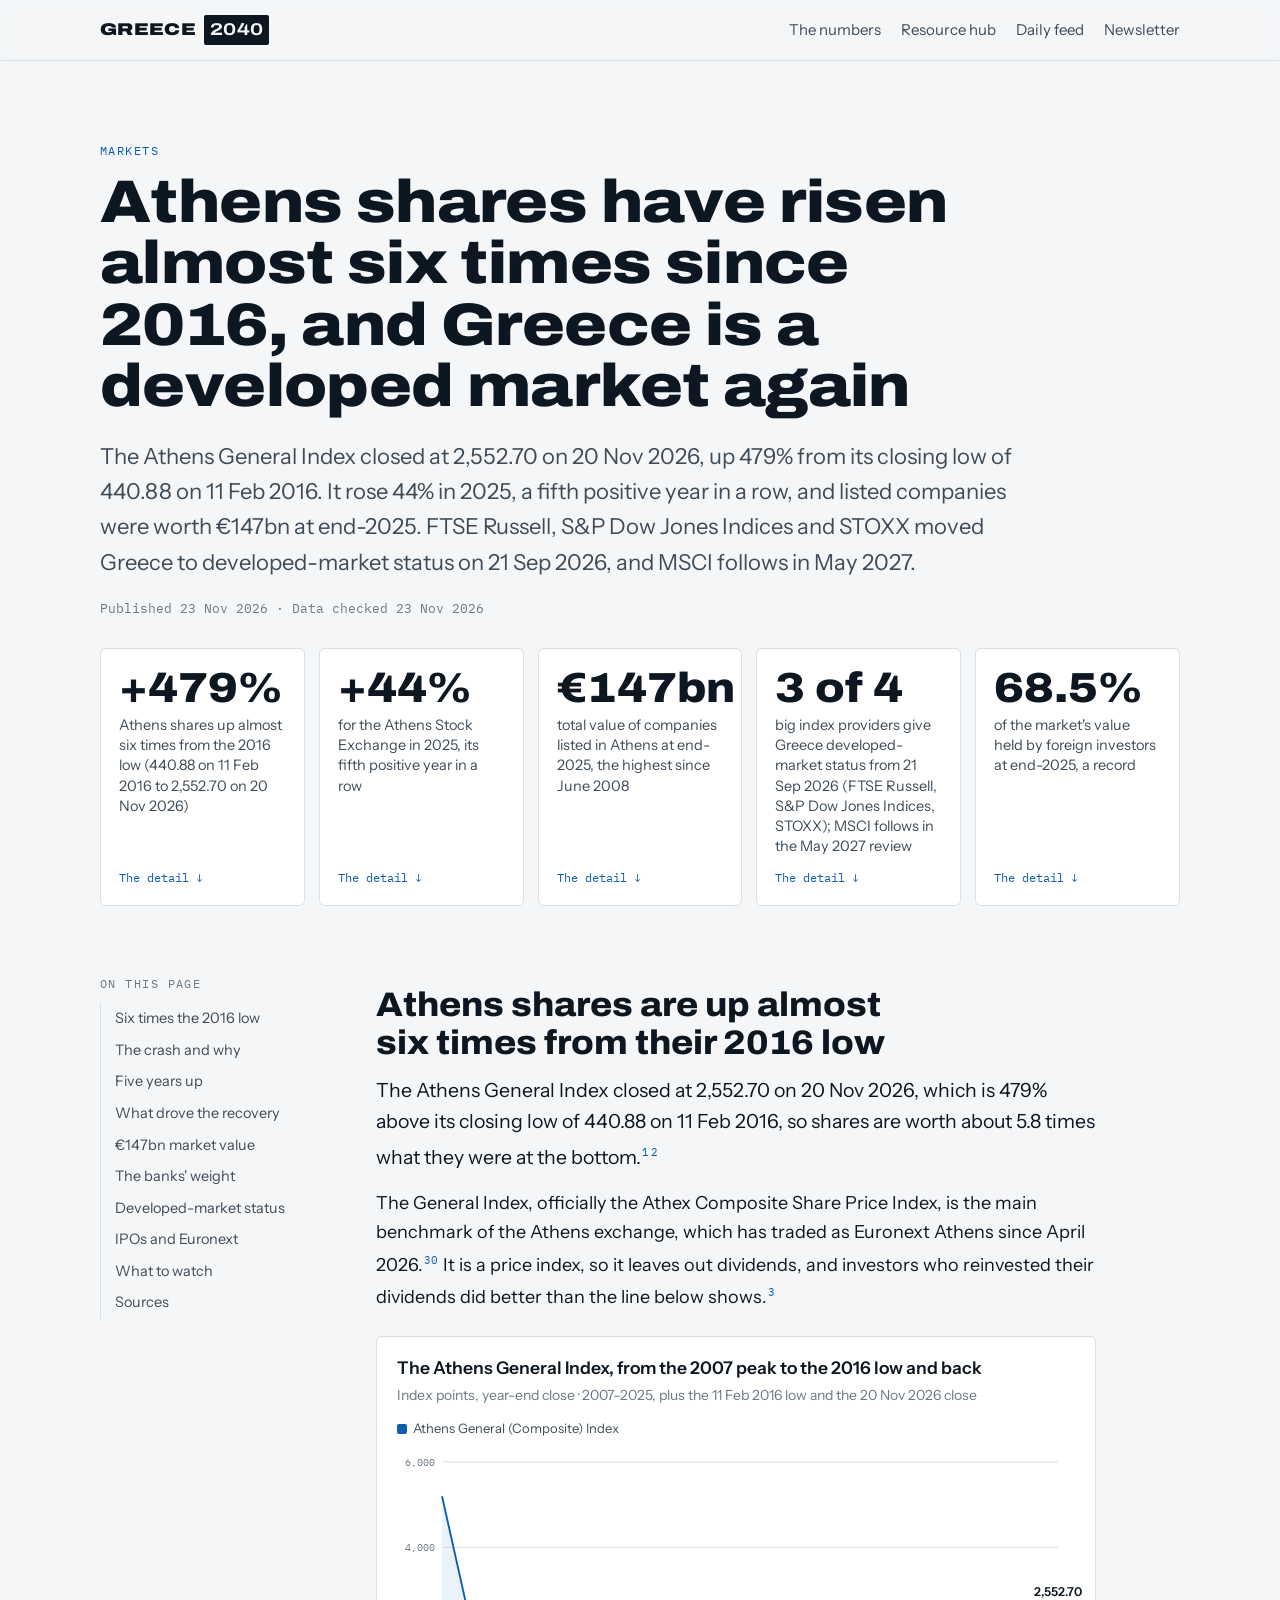
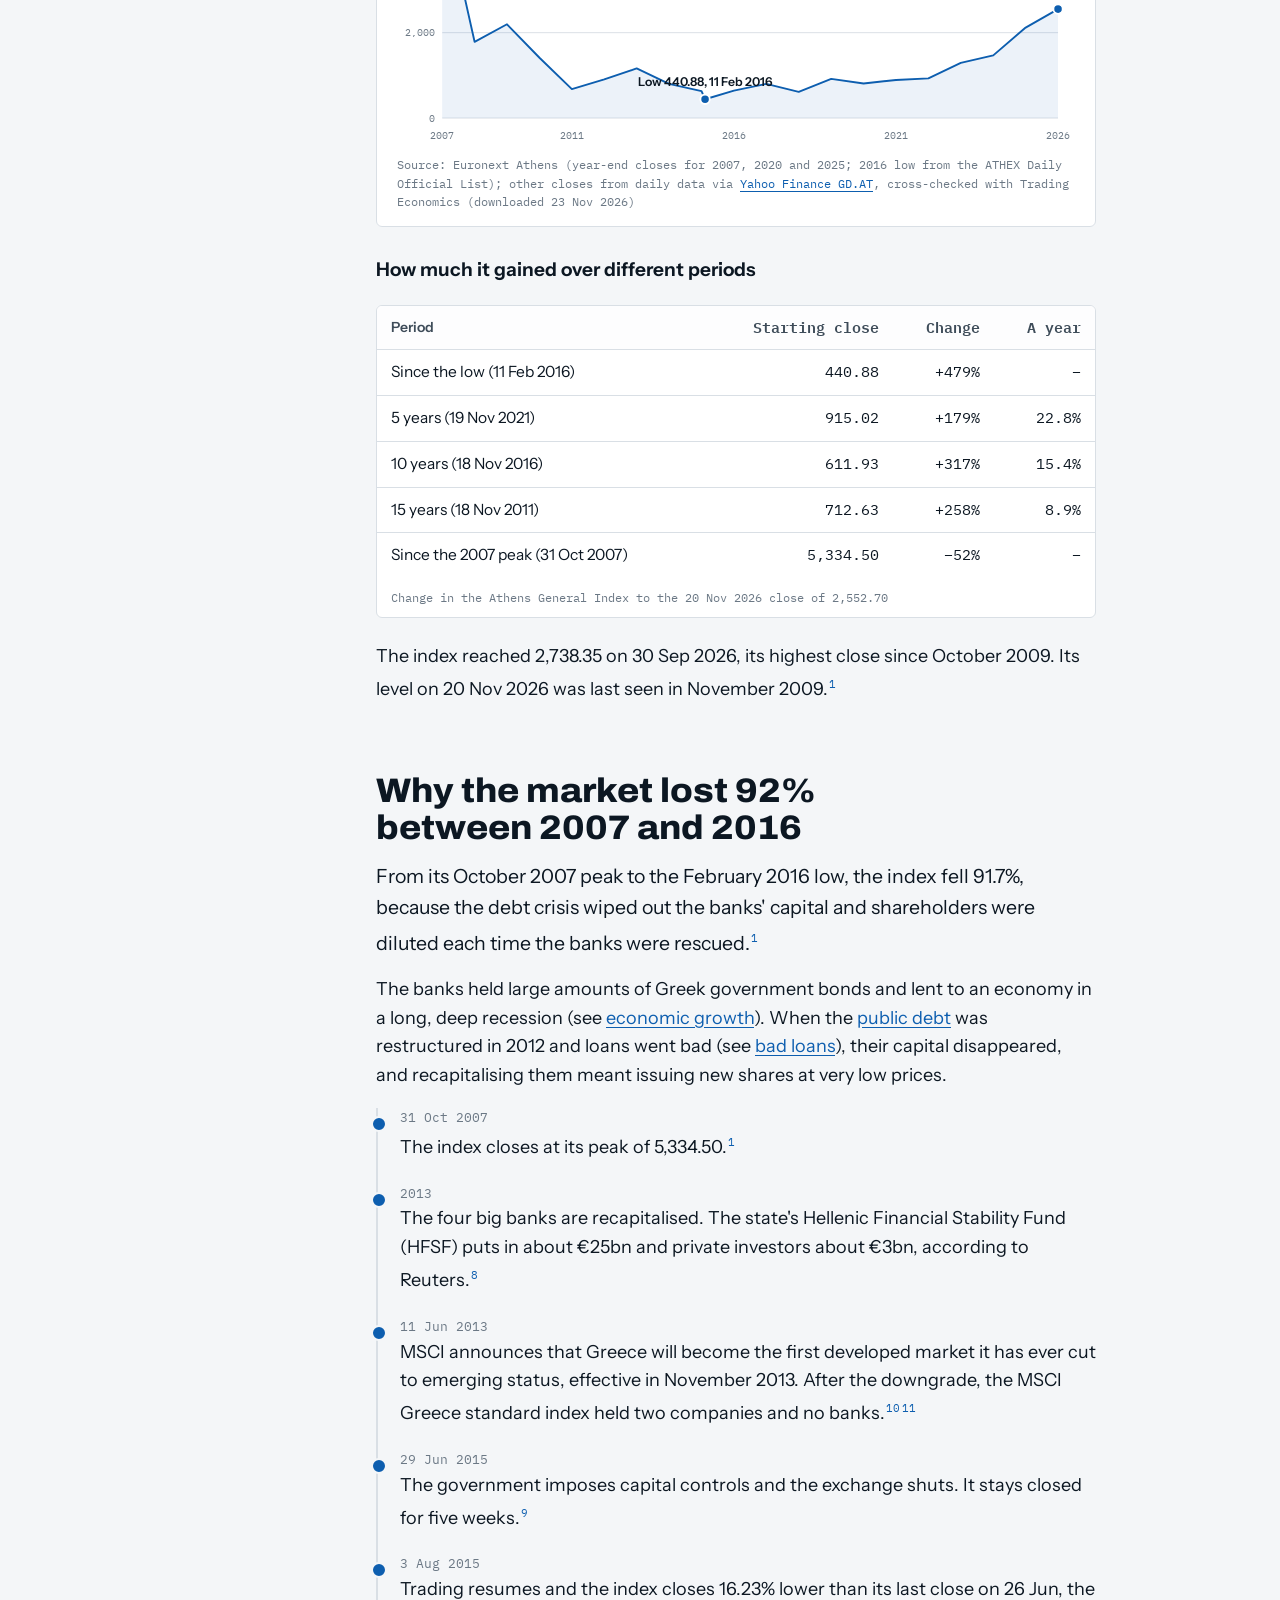
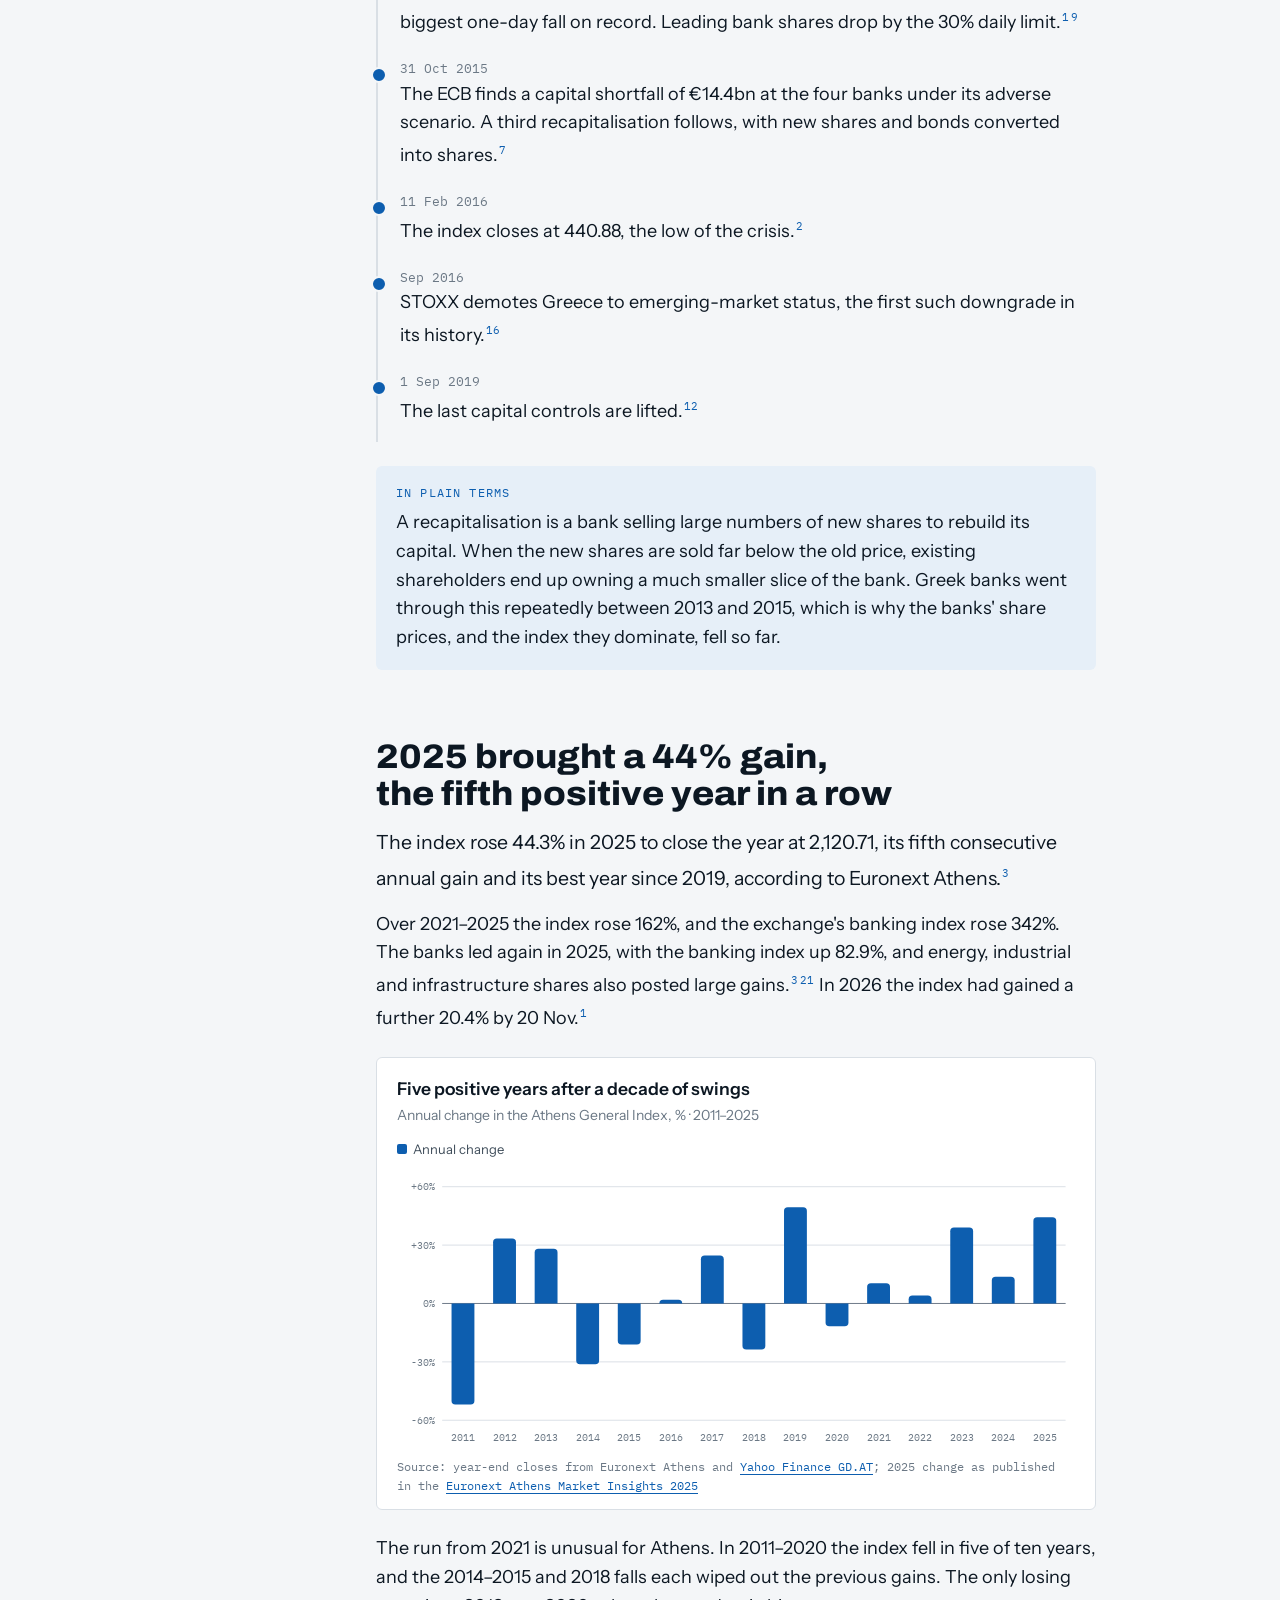
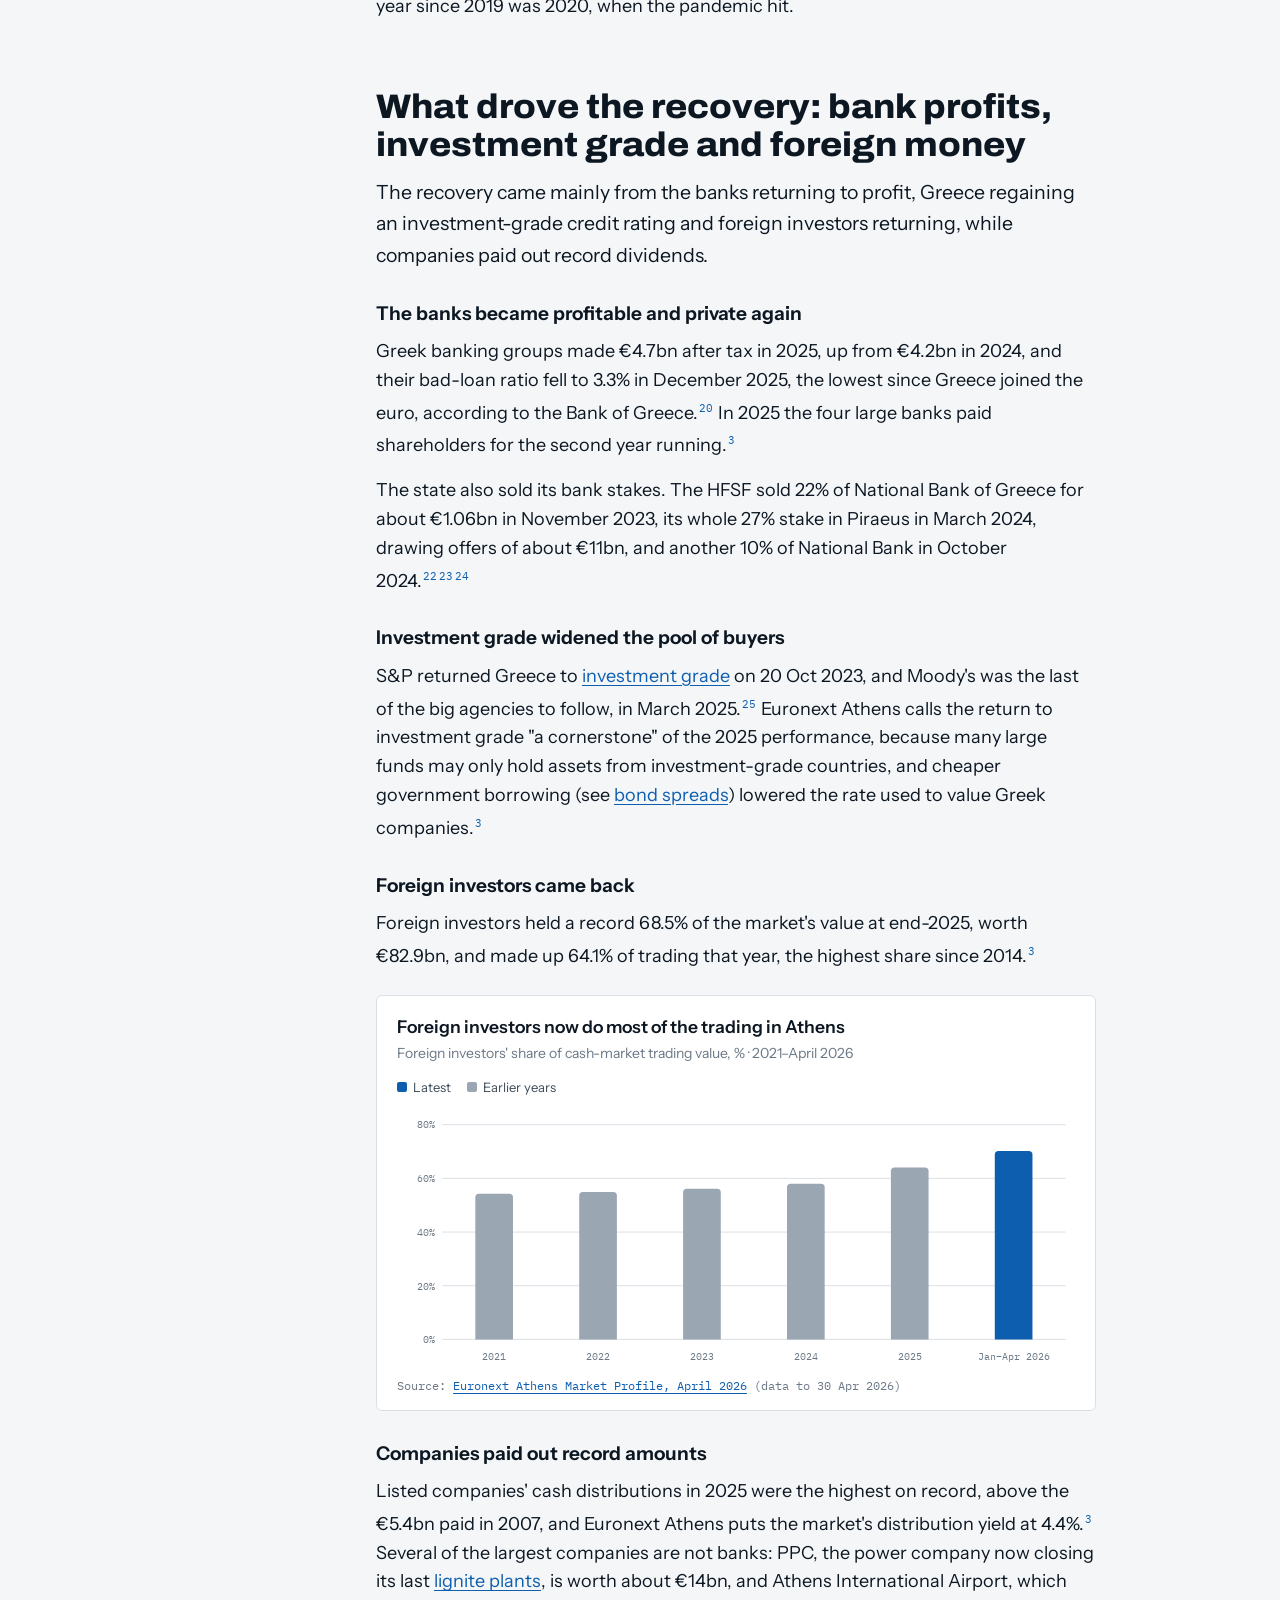
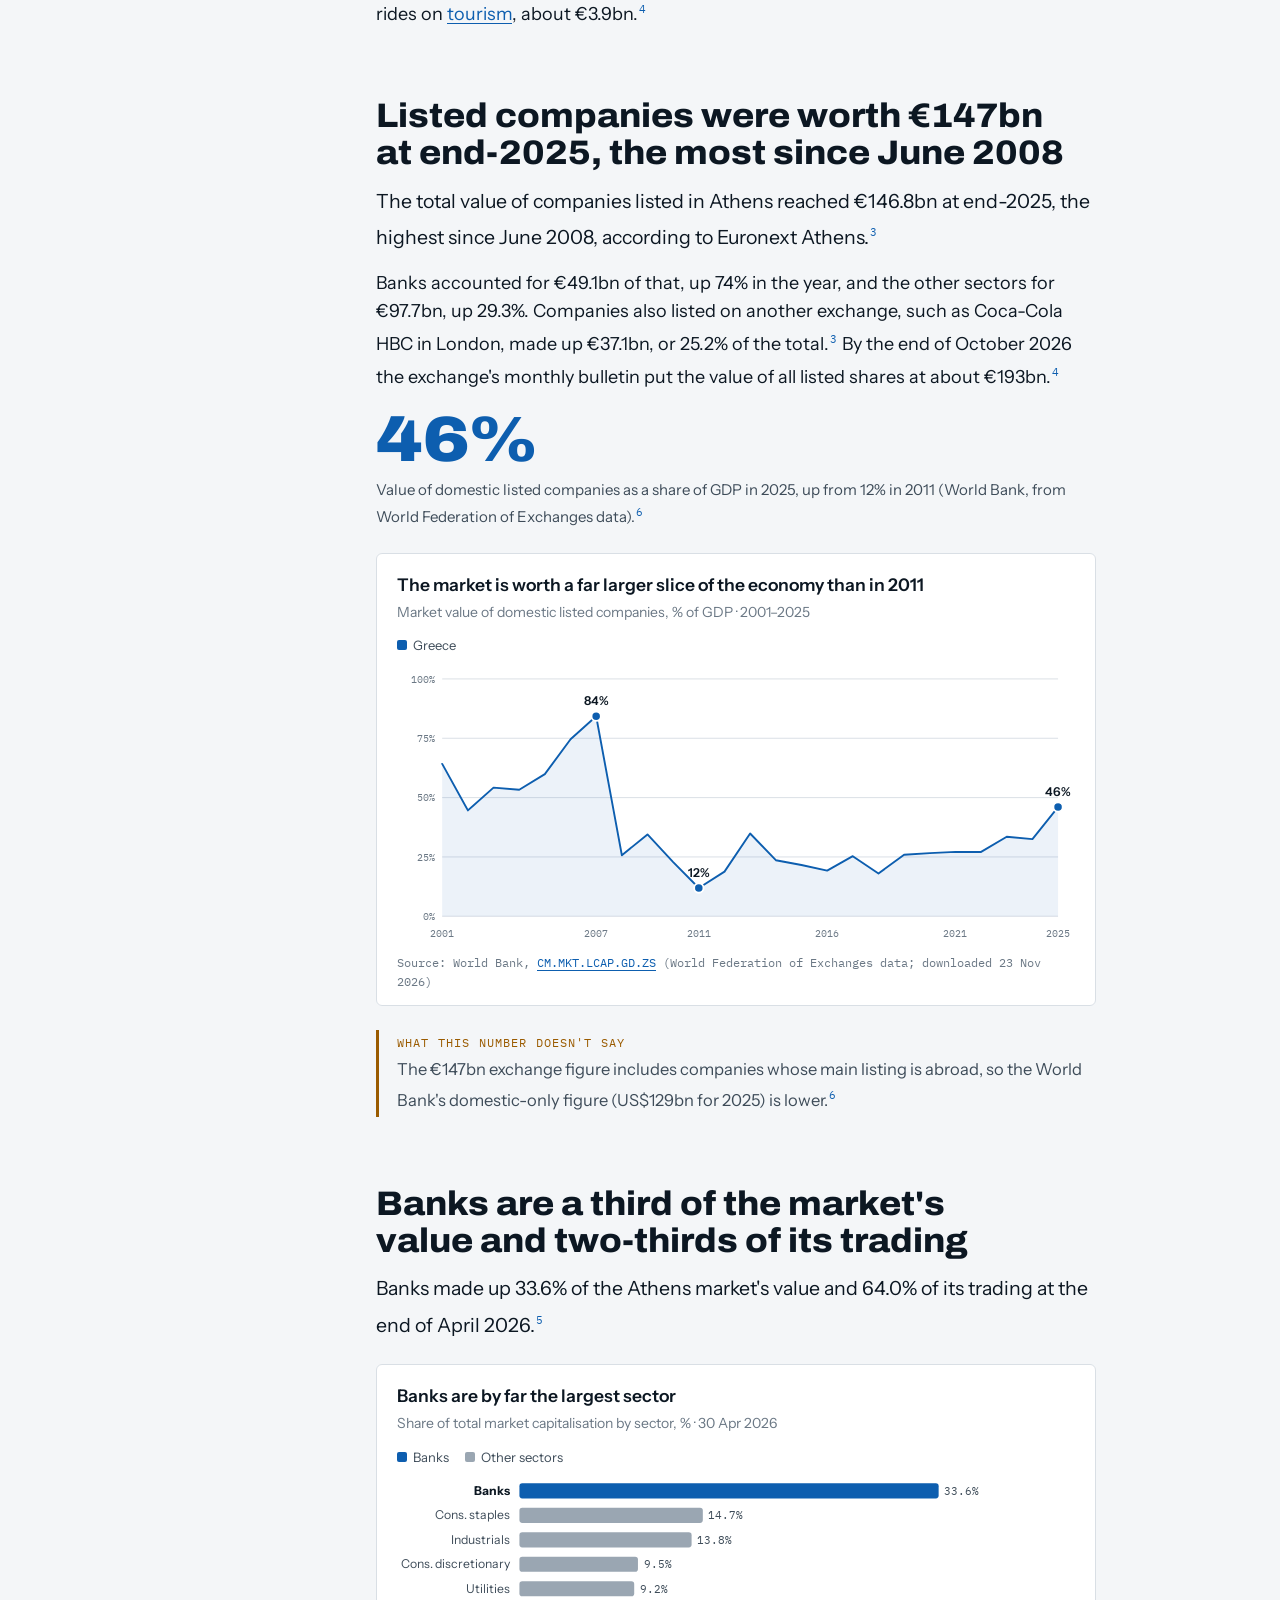
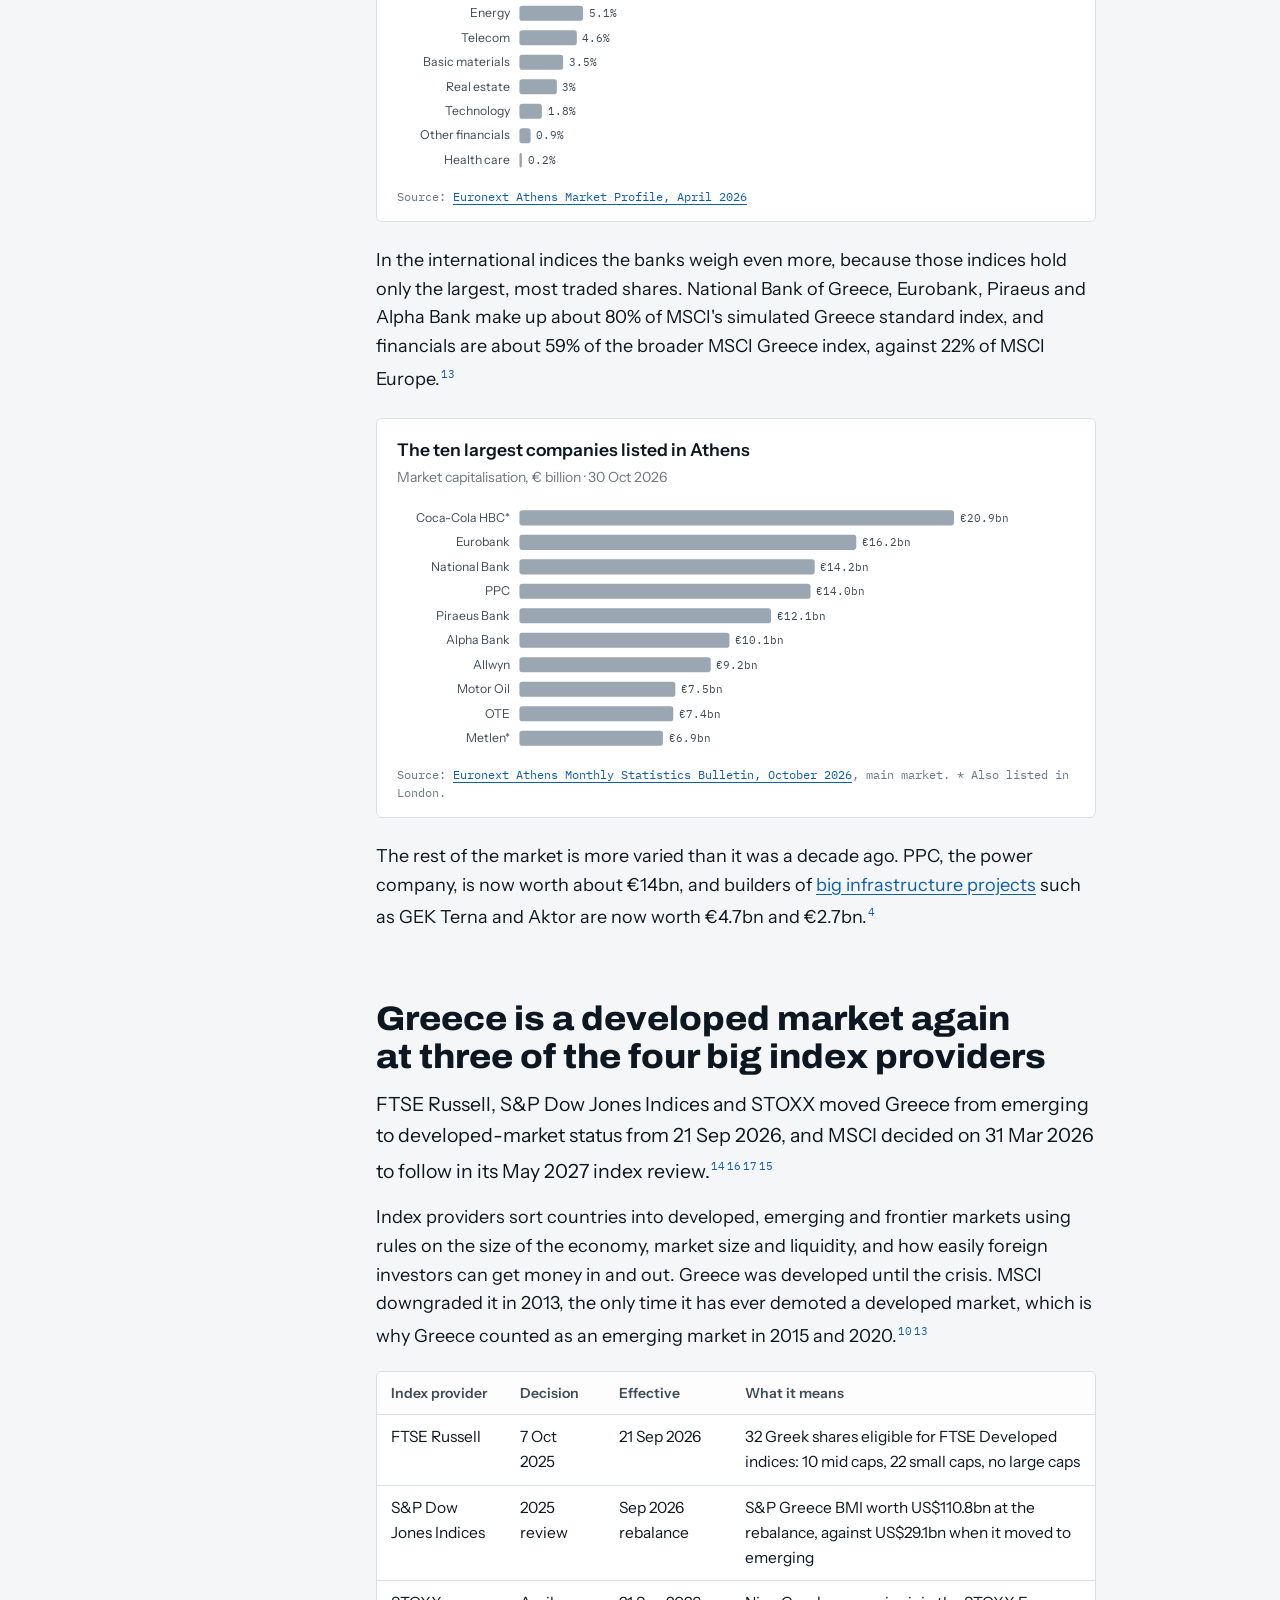
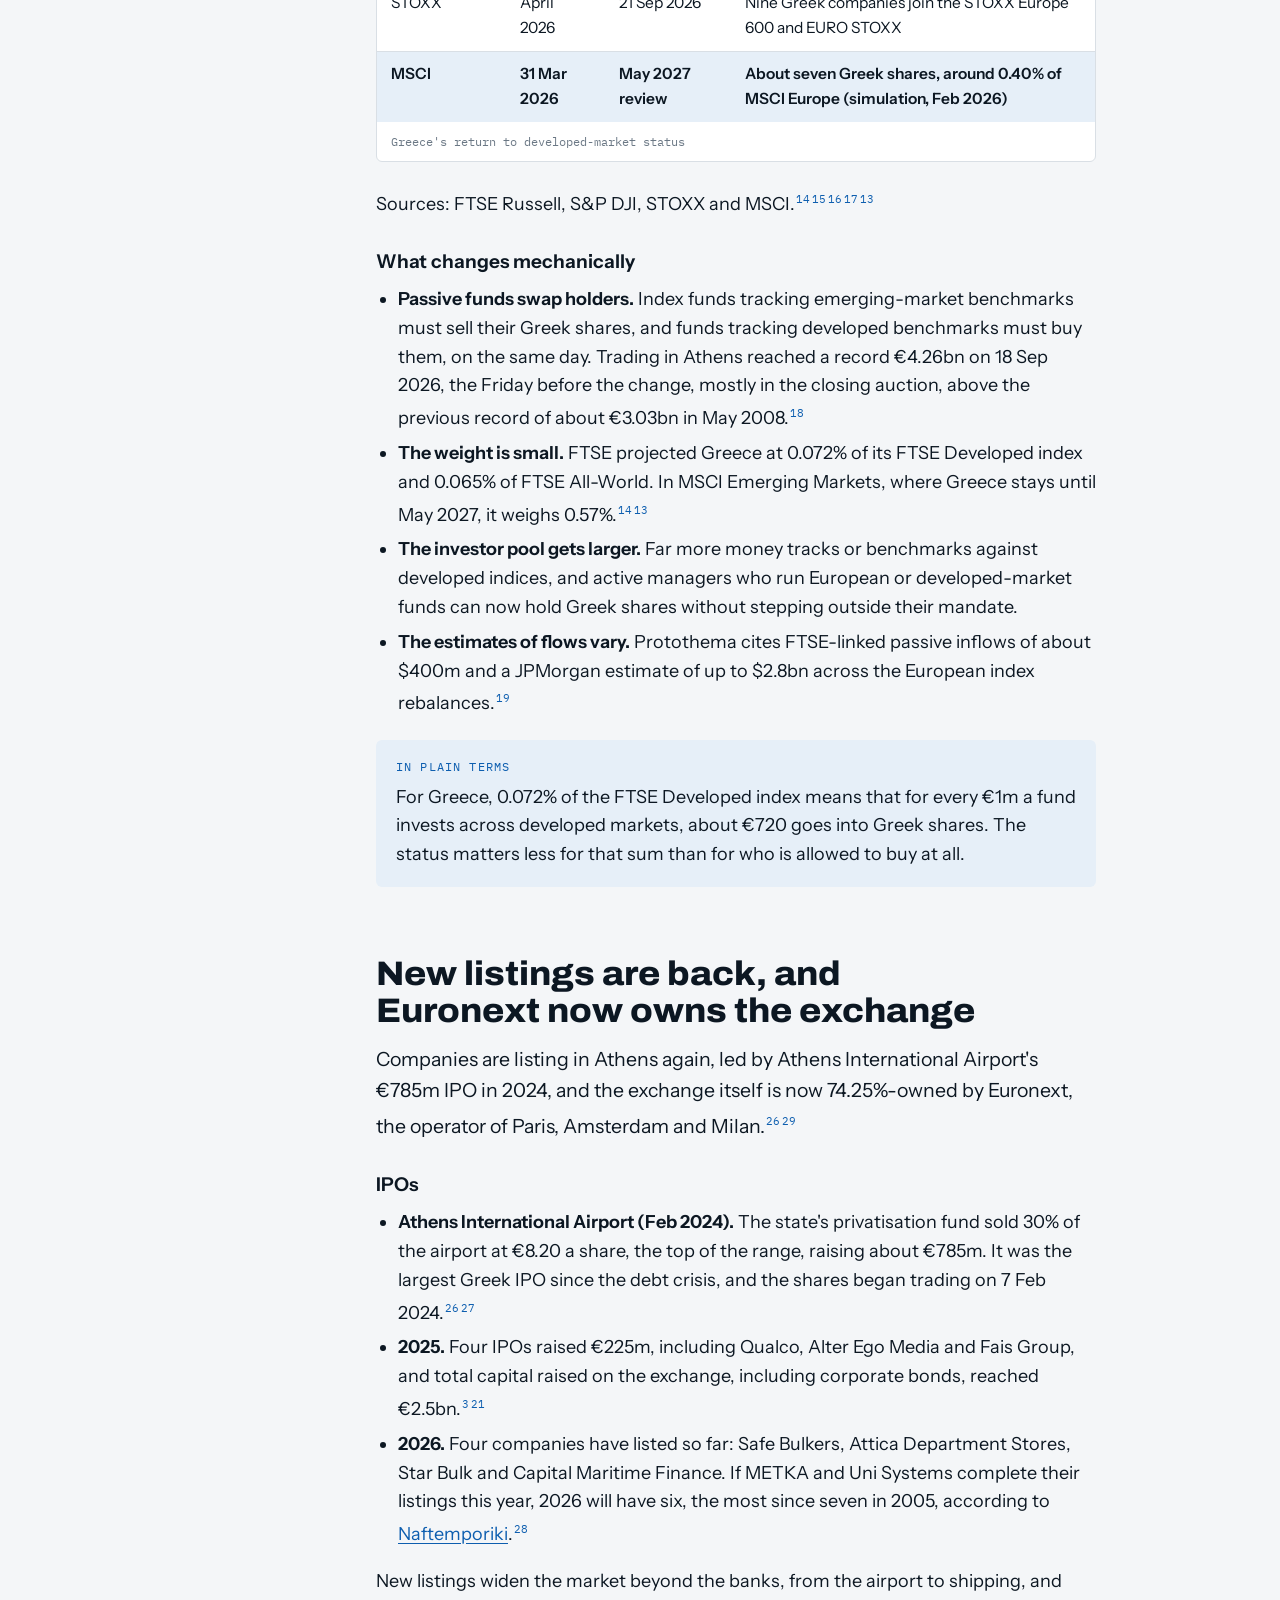
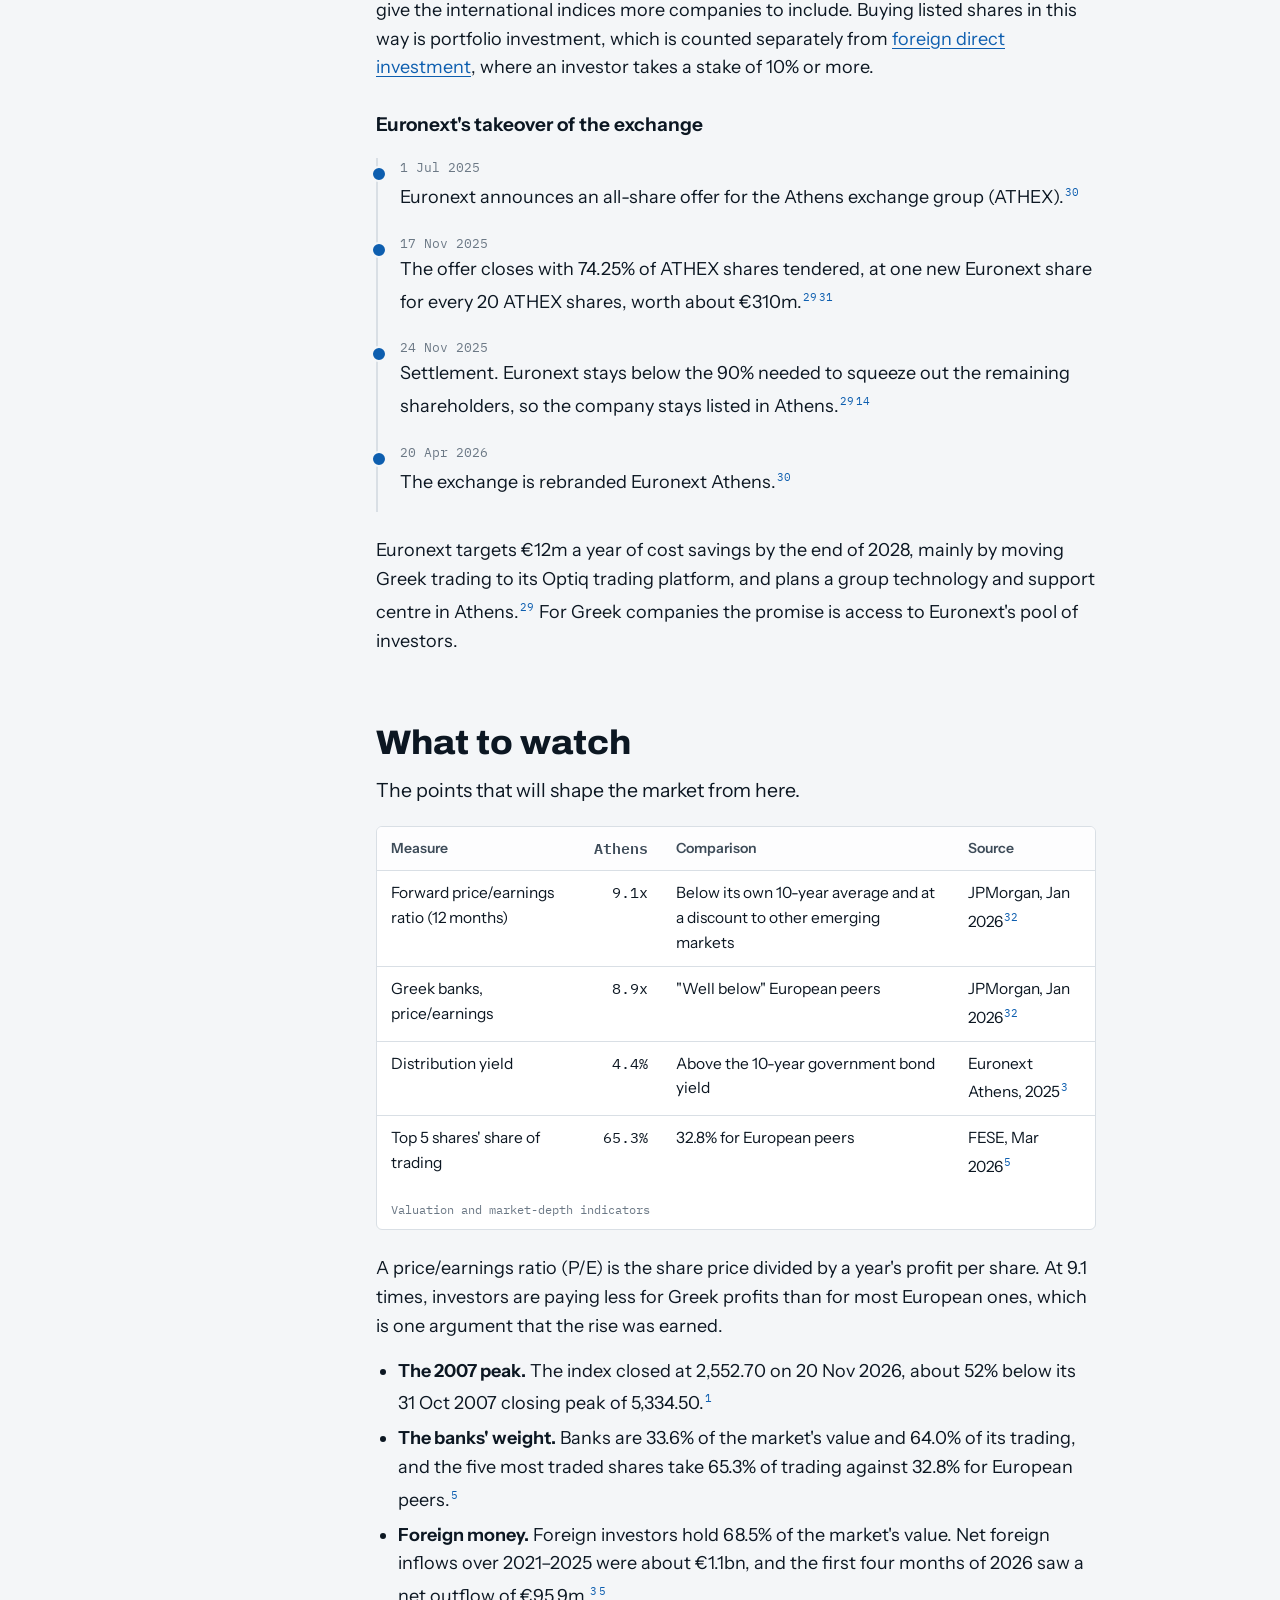
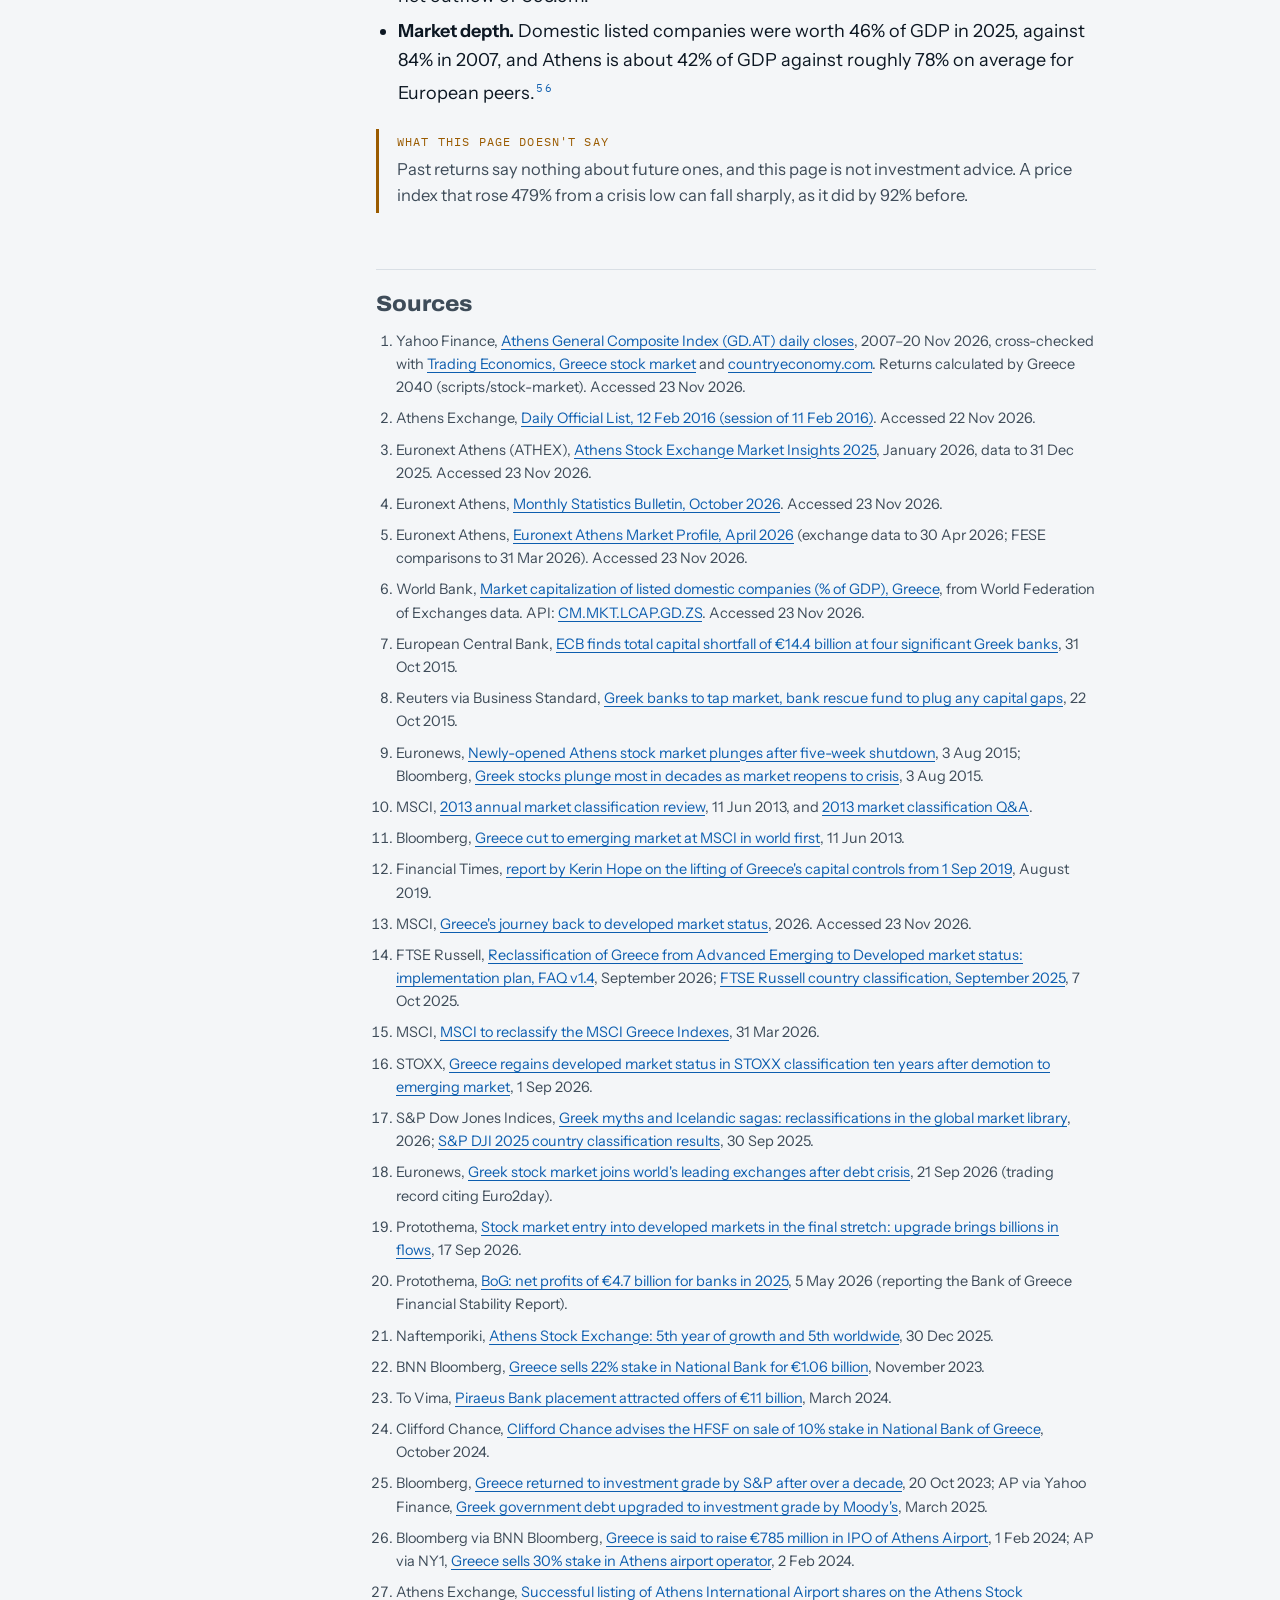
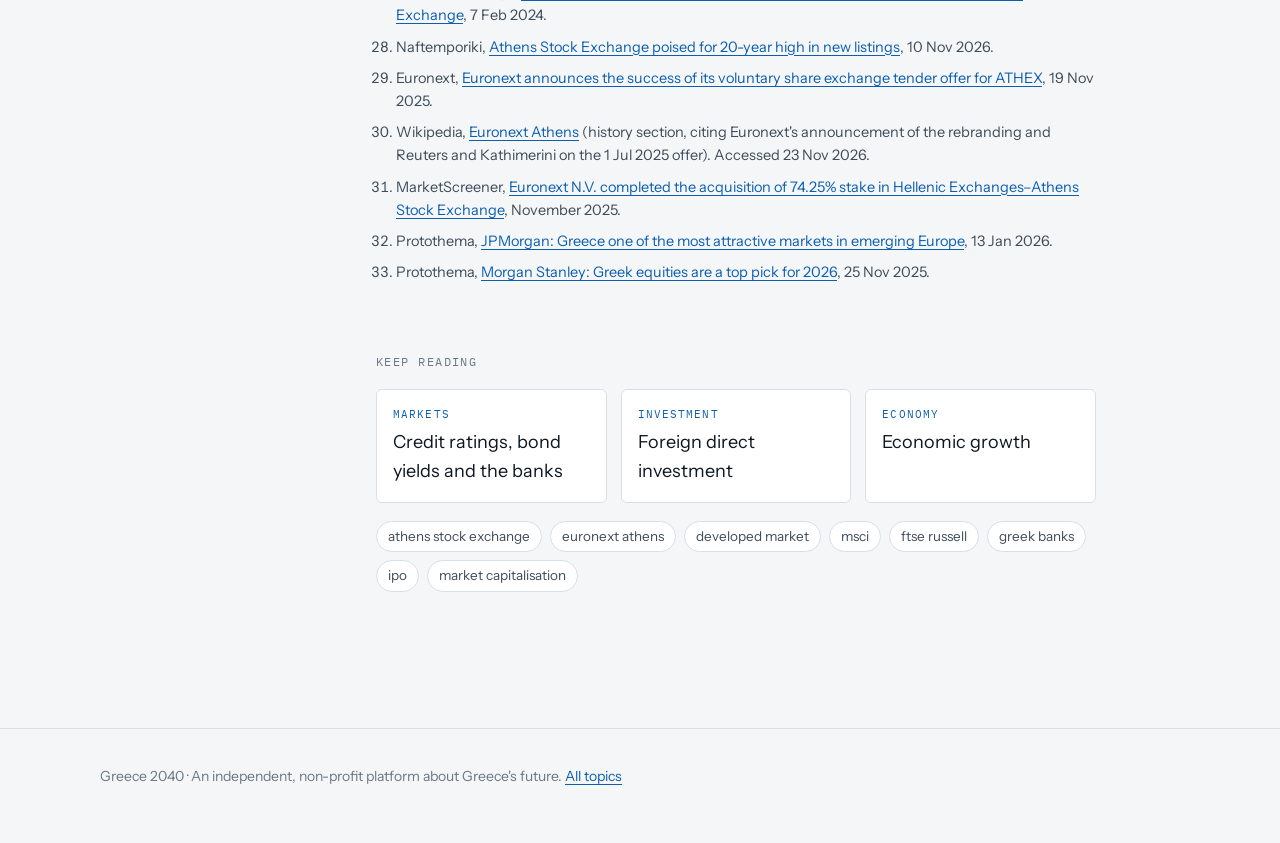
<file: pillars/stock-market.html>
<!doctype html>
<html lang="en">
<head>
<meta charset="utf-8">
<meta name="viewport" content="width=device-width, initial-scale=1, viewport-fit=cover">
<title>The Athens stock market and developed-market status · Greece 2040</title>
<meta name="description" content="Athens shares have risen almost six times from their February 2016 low, and Greece rejoined the developed-market indices of FTSE Russell, S&amp;P Dow Jones Indices and STOXX on 21 Sep 2026.">
<meta property="og:title" content="The Athens stock market and developed-market status · Greece 2040">
<meta property="og:description" content="From a 92% crash to developed-market status: how the Athens stock market recovered, what drove it and what to watch.">
<meta property="og:type" content="article">
<meta name="theme-color" content="#0C1722">
<link rel="icon" href="data:image/svg+xml,%3Csvg xmlns='http://www.w3.org/2000/svg' viewBox='0 0 64 64'%3E%3Crect width='64' height='64' rx='10' fill='%230D5EAF'/%3E%3Ctext x='32' y='44' font-family='Arial' font-weight='900' font-size='30' text-anchor='middle' fill='%23fff'%3EGR%3C/text%3E%3C/svg%3E">
<link rel="preconnect" href="https://fonts.googleapis.com">
<link rel="preconnect" href="https://fonts.gstatic.com" crossorigin>
<link rel="stylesheet" href="https://fonts.googleapis.com/css2?family=Archivo:wdth,wght@62..125,500..900&family=Instrument+Sans:wght@400;500;600;700&family=IBM+Plex+Mono:wght@400;500&display=swap">
<link rel="stylesheet" href="style.css">
<!-- Hub metadata: read by the resource hub. Keep it valid JSON. -->
<script type="application/json" id="g40-meta">
{
  "slug": "stock-market",
  "title": "The Athens stock market and developed-market status",
  "category": "Markets",
  "summary": "The Athens General Index closed at 2,552.70 on 20 Nov 2026, up 479% from its closing low of 440.88 on 11 Feb 2016. It rose 44% in 2025, a fifth positive year in a row, and listed companies were worth €147bn at end-2025. FTSE Russell, S&P Dow Jones Indices and STOXX moved Greece to developed-market status on 21 Sep 2026, and MSCI follows in May 2027.",
  "tags": ["athens stock exchange", "euronext athens", "developed market", "msci", "ftse russell", "greek banks", "ipo", "market capitalisation"],
  "updated": "2026-11-23",
  "sections": [
    { "id": "athex", "title": "Athens shares are up almost six times from their 2016 low", "number": "+479%" },
    { "id": "crash", "title": "Why the market lost 92% between 2007 and 2016", "number": "−92%" },
    { "id": "five-years-up", "title": "2025 brought a 44% gain, the fifth positive year in a row", "number": "+44%" },
    { "id": "drivers", "title": "What drove the recovery: bank profits, investment grade and foreign money", "number": "68.5% foreign-owned" },
    { "id": "market-value", "title": "Listed companies were worth €147bn at end-2025, the most since June 2008", "number": "€147bn" },
    { "id": "banks-weight", "title": "Banks are a third of the market's value and two-thirds of its trading", "number": "33.6%" },
    { "id": "developed-market", "title": "Greece is a developed market again at three of the four big index providers", "number": "21 Sep 2026" },
    { "id": "listings", "title": "New listings are back, and Euronext now owns the exchange", "number": "74.25%" },
    { "id": "risks", "title": "What to watch", "number": "9.1x P/E" }
  ]
}
</script>
<!--BUILD:seo--><link rel="canonical" href="https://greece2040.com/pillars/stock-market.html">
<meta property="og:url" content="https://greece2040.com/pillars/stock-market.html">
<meta property="og:site_name" content="Greece 2040">
<script type="application/ld+json">{"@context": "https://schema.org", "@type": "Article", "headline": "The Athens stock market and developed-market status", "description": "The Athens General Index closed at 2,552.70 on 20 Nov 2026, up 479% from its closing low of 440.88 on 11 Feb 2016. It rose 44% in 2025, a fifth positive year in a row, and listed companies were worth €147bn at end-2025. FTSE Russell, S&P Dow Jones Indices and STOXX moved Greece to developed-market status on 21 Sep 2026, and MSCI follows in May 2027.", "datePublished": "2026-11-23", "dateModified": "2026-11-23", "inLanguage": "en", "about": "Markets", "keywords": "athens stock exchange, euronext athens, developed market, msci, ftse russell, greek banks, ipo, market capitalisation", "mainEntityOfPage": "https://greece2040.com/pillars/stock-market.html", "author": {"@type": "Organization", "name": "Greece 2040", "url": "https://greece2040.com/", "description": "An independent, non-profit platform about Greece's future."}, "publisher": {"@type": "Organization", "name": "Greece 2040", "url": "https://greece2040.com/", "description": "An independent, non-profit platform about Greece's future."}, "isPartOf": {"@type": "WebSite", "name": "Greece 2040", "url": "https://greece2040.com/"}}</script>
<!--/BUILD:seo-->
</head>
<body>
<header class="bar">
  <div class="wrap">
    <a class="mark" href="../index.html" aria-label="Greece 2040 home">GREECE <b>2040</b></a>
    <button class="menu-btn" type="button" aria-expanded="false" aria-controls="site-nav" onclick="var o=this.closest('.bar').classList.toggle('menu-open');this.setAttribute('aria-expanded',o)"><i></i>Menu</button>
    <nav id="site-nav" aria-label="Site">
      <a href="../index.html#picture">The numbers</a>
      <a href="../hub.html">Resource hub</a>
      <a href="../index.html#feed">Daily feed</a>
      <a href="../index.html#signup">Newsletter</a>
    </nav>
  </div>
</header>

<main>
  <div class="wrap p-head">
    <div class="tag">Markets</div>
    <h1>Athens shares have risen almost six times since 2016, and Greece is a developed market again</h1>
    <p class="answer">The Athens General Index closed at 2,552.70 on 20 Nov 2026, up 479% from its closing low of 440.88 on 11 Feb 2016. It rose 44% in 2025, a fifth positive year in a row, and listed companies were worth €147bn at end-2025. FTSE Russell, S&amp;P Dow Jones Indices and STOXX moved Greece to developed-market status on 21 Sep 2026, and MSCI follows in May 2027.</p>
    <div class="dates">Published 23 Nov 2026 · Data checked 23 Nov 2026</div>

    <div class="stat-strip">
      <a href="#athex"><span class="n">+479%</span><span class="l">Athens shares up almost six times from the 2016 low (440.88 on 11 Feb 2016 to 2,552.70 on 20 Nov 2026)</span><span class="go">The detail ↓</span></a>
      <a href="#five-years-up"><span class="n">+44%</span><span class="l">for the Athens Stock Exchange in 2025, its fifth positive year in a row</span><span class="go">The detail ↓</span></a>
      <a href="#market-value"><span class="n">€147bn</span><span class="l">total value of companies listed in Athens at end-2025, the highest since June 2008</span><span class="go">The detail ↓</span></a>
      <a href="#developed-market"><span class="n">3 of 4</span><span class="l">big index providers give Greece developed-market status from 21 Sep 2026 (FTSE Russell, S&amp;P Dow Jones Indices, STOXX); MSCI follows in the May 2027 review</span><span class="go">The detail ↓</span></a>
      <a href="#drivers"><span class="n">68.5%</span><span class="l">of the market's value held by foreign investors at end-2025, a record</span><span class="go">The detail ↓</span></a>
    </div>
  </div>

  <div class="wrap p-body">
    <nav class="toc" aria-label="On this page">
      <div class="eyebrow">On this page</div>
      <ol>
        <li><a href="#athex">Six times the 2016 low</a></li>
        <li><a href="#crash">The crash and why</a></li>
        <li><a href="#five-years-up">Five years up</a></li>
        <li><a href="#drivers">What drove the recovery</a></li>
        <li><a href="#market-value">€147bn market value</a></li>
        <li><a href="#banks-weight">The banks' weight</a></li>
        <li><a href="#developed-market">Developed-market status</a></li>
        <li><a href="#listings">IPOs and Euronext</a></li>
        <li><a href="#risks">What to watch</a></li>
        <li><a href="#sources">Sources</a></li>
      </ol>
    </nav>

    <article>
      <section id="athex">
        <h2>Athens shares are up almost six times from their 2016 low</h2>
        <p class="lead">The Athens General Index closed at 2,552.70 on 20 Nov 2026, which is 479% above its closing low of 440.88 on 11 Feb 2016, so shares are worth about 5.8 times what they were at the bottom.<sup class="ref"><a href="#s1">1</a></sup><sup class="ref"><a href="#s2">2</a></sup></p>
        <p>The General Index, officially the Athex Composite Share Price Index, is the main benchmark of the Athens exchange, which has traded as Euronext Athens since April 2026.<sup class="ref"><a href="#s30">30</a></sup> It is a price index, so it leaves out dividends, and investors who reinvested their dividends did better than the line below shows.<sup class="ref"><a href="#s3">3</a></sup></p>

        <figure class="chart" id="chart-index">
          <h3>The Athens General Index, from the 2007 peak to the 2016 low and back</h3>
          <p class="sub">Index points, year-end close · 2007–2025, plus the 11 Feb 2016 low and the 20 Nov 2026 close</p>
          <div class="legend"><span><i style="background:var(--accent)"></i>Athens General (Composite) Index</span></div>
          <svg viewBox="0 0 720 320" role="img" aria-label="Line chart of the Athens General Index. Year-end close 5,178.83 in 2007, 680.42 in 2011, 631.35 in 2015, a closing low of 440.88 on 11 Feb 2016, 808.99 in 2020, 2,120.71 in 2025 and 2,552.70 on 20 Nov 2026."></svg>
          <figcaption class="foot">Source: Euronext Athens (year-end closes for 2007, 2020 and 2025; 2016 low from the ATHEX Daily Official List); other closes from daily data via <a href="https://query1.finance.yahoo.com/v8/finance/chart/GD.AT">Yahoo Finance GD.AT</a>, cross-checked with Trading Economics (downloaded 23 Nov 2026)</figcaption>
        </figure>

        <h3>How much it gained over different periods</h3>
        <div class="table-wrap">
          <table>
            <caption>Change in the Athens General Index to the 20 Nov 2026 close of 2,552.70</caption>
            <thead><tr><th>Period</th><th class="num">Starting close</th><th class="num">Change</th><th class="num">A year</th></tr></thead>
            <tbody>
              <tr><td>Since the low (11 Feb 2016)</td><td class="num">440.88</td><td class="num">+479%</td><td class="num">–</td></tr>
              <tr><td>5 years (19 Nov 2021)</td><td class="num">915.02</td><td class="num">+179%</td><td class="num">22.8%</td></tr>
              <tr><td>10 years (18 Nov 2016)</td><td class="num">611.93</td><td class="num">+317%</td><td class="num">15.4%</td></tr>
              <tr><td>15 years (18 Nov 2011)</td><td class="num">712.63</td><td class="num">+258%</td><td class="num">8.9%</td></tr>
              <tr><td>Since the 2007 peak (31 Oct 2007)</td><td class="num">5,334.50</td><td class="num">−52%</td><td class="num">–</td></tr>
            </tbody>
          </table>
        </div>
        <p>The index reached 2,738.35 on 30 Sep 2026, its highest close since October 2009. Its level on 20 Nov 2026 was last seen in November 2009.<sup class="ref"><a href="#s1">1</a></sup></p>

      </section>

      <section id="crash">
        <h2>Why the market lost 92% between 2007 and 2016</h2>
        <p class="lead">From its October 2007 peak to the February 2016 low, the index fell 91.7%, because the debt crisis wiped out the banks' capital and shareholders were diluted each time the banks were rescued.<sup class="ref"><a href="#s1">1</a></sup></p>
        <p>The banks held large amounts of Greek government bonds and lent to an economy in a long, deep recession (see <a href="growth.html#growth">economic growth</a>). When the <a href="public-finances.html#debt">public debt</a> was restructured in 2012 and loans went bad (see <a href="credit.html#bad-loans">bad loans</a>), their capital disappeared, and recapitalising them meant issuing new shares at very low prices.</p>
        <ul class="timeline">
          <li><span class="when">31 Oct 2007</span>The index closes at its peak of 5,334.50.<sup class="ref"><a href="#s1">1</a></sup></li>
          <li><span class="when">2013</span>The four big banks are recapitalised. The state's Hellenic Financial Stability Fund (HFSF) puts in about €25bn and private investors about €3bn, according to Reuters.<sup class="ref"><a href="#s8">8</a></sup></li>
          <li><span class="when">11 Jun 2013</span>MSCI announces that Greece will become the first developed market it has ever cut to emerging status, effective in November 2013. After the downgrade, the MSCI Greece standard index held two companies and no banks.<sup class="ref"><a href="#s10">10</a></sup><sup class="ref"><a href="#s11">11</a></sup></li>
          <li><span class="when">29 Jun 2015</span>The government imposes capital controls and the exchange shuts. It stays closed for five weeks.<sup class="ref"><a href="#s9">9</a></sup></li>
          <li><span class="when">3 Aug 2015</span>Trading resumes and the index closes 16.23% lower than its last close on 26 Jun, the biggest one-day fall on record. Leading bank shares drop by the 30% daily limit.<sup class="ref"><a href="#s1">1</a></sup><sup class="ref"><a href="#s9">9</a></sup></li>
          <li><span class="when">31 Oct 2015</span>The ECB finds a capital shortfall of €14.4bn at the four banks under its adverse scenario. A third recapitalisation follows, with new shares and bonds converted into shares.<sup class="ref"><a href="#s7">7</a></sup></li>
          <li><span class="when">11 Feb 2016</span>The index closes at 440.88, the low of the crisis.<sup class="ref"><a href="#s2">2</a></sup></li>
          <li><span class="when">Sep 2016</span>STOXX demotes Greece to emerging-market status, the first such downgrade in its history.<sup class="ref"><a href="#s16">16</a></sup></li>
          <li><span class="when">1 Sep 2019</span>The last capital controls are lifted.<sup class="ref"><a href="#s12">12</a></sup></li>
        </ul>
        <div class="callout"><span class="k">In plain terms</span><p>A recapitalisation is a bank selling large numbers of new shares to rebuild its capital. When the new shares are sold far below the old price, existing shareholders end up owning a much smaller slice of the bank. Greek banks went through this repeatedly between 2013 and 2015, which is why the banks' share prices, and the index they dominate, fell so far.</p></div>
      </section>

      <section id="five-years-up">
        <h2>2025 brought a 44% gain, the fifth positive year in a row</h2>
        <p class="lead">The index rose 44.3% in 2025 to close the year at 2,120.71, its fifth consecutive annual gain and its best year since 2019, according to Euronext Athens.<sup class="ref"><a href="#s3">3</a></sup></p>
        <p>Over 2021–2025 the index rose 162%, and the exchange's banking index rose 342%. The banks led again in 2025, with the banking index up 82.9%, and energy, industrial and infrastructure shares also posted large gains.<sup class="ref"><a href="#s3">3</a></sup><sup class="ref"><a href="#s21">21</a></sup> In 2026 the index had gained a further 20.4% by 20 Nov.<sup class="ref"><a href="#s1">1</a></sup></p>

        <figure class="chart" id="chart-years">
          <h3>Five positive years after a decade of swings</h3>
          <p class="sub">Annual change in the Athens General Index, % · 2011–2025</p>
          <div class="legend"><span><i style="background:var(--accent)"></i>Annual change</span></div>
          <svg viewBox="0 0 720 300" role="img" aria-label="Bar chart of annual changes: 2011 −51.9%, 2012 +33.4%, 2013 +28.1%, 2014 −31.2%, 2015 −21.1%, 2016 +1.9%, 2017 +24.7%, 2018 −23.6%, 2019 +49.5%, 2020 −11.7%, 2021 +10.4%, 2022 +4.1%, 2023 +39.1%, 2024 +13.7%, 2025 +44.3%."></svg>
          <figcaption class="foot">Source: year-end closes from Euronext Athens and <a href="https://query1.finance.yahoo.com/v8/finance/chart/GD.AT">Yahoo Finance GD.AT</a>; 2025 change as published in the <a href="https://athens.euronext.com/sites/default/files/2026-01/251231_Markets_Insights_Report_Dec25_Ver0_84.pdf">Euronext Athens Market Insights 2025</a></figcaption>
        </figure>
        <p>The run from 2021 is unusual for Athens. In 2011–2020 the index fell in five of ten years, and the 2014–2015 and 2018 falls each wiped out the previous gains. The only losing year since 2019 was 2020, when the pandemic hit.</p>
      </section>

      <section id="drivers">
        <h2>What drove the recovery: bank profits, investment grade and foreign money</h2>
        <p class="lead">The recovery came mainly from the banks returning to profit, Greece regaining an investment-grade credit rating and foreign investors returning, while companies paid out record dividends.</p>
        <h3>The banks became profitable and private again</h3>
        <p>Greek banking groups made €4.7bn after tax in 2025, up from €4.2bn in 2024, and their bad-loan ratio fell to 3.3% in December 2025, the lowest since Greece joined the euro, according to the Bank of Greece.<sup class="ref"><a href="#s20">20</a></sup> In 2025 the four large banks paid shareholders for the second year running.<sup class="ref"><a href="#s3">3</a></sup></p>
        <p>The state also sold its bank stakes. The HFSF sold 22% of National Bank of Greece for about €1.06bn in November 2023, its whole 27% stake in Piraeus in March 2024, drawing offers of about €11bn, and another 10% of National Bank in October 2024.<sup class="ref"><a href="#s22">22</a></sup><sup class="ref"><a href="#s23">23</a></sup><sup class="ref"><a href="#s24">24</a></sup></p>
        <h3>Investment grade widened the pool of buyers</h3>
        <p>S&amp;P returned Greece to <a href="credit.html#ratings">investment grade</a> on 20 Oct 2023, and Moody's was the last of the big agencies to follow, in March 2025.<sup class="ref"><a href="#s25">25</a></sup> Euronext Athens calls the return to investment grade "a cornerstone" of the 2025 performance, because many large funds may only hold assets from investment-grade countries, and cheaper government borrowing (see <a href="credit.html#bond-spread">bond spreads</a>) lowered the rate used to value Greek companies.<sup class="ref"><a href="#s3">3</a></sup></p>
        <h3>Foreign investors came back</h3>
        <p>Foreign investors held a record 68.5% of the market's value at end-2025, worth €82.9bn, and made up 64.1% of trading that year, the highest share since 2014.<sup class="ref"><a href="#s3">3</a></sup></p>
        <figure class="chart" id="chart-foreign">
          <h3>Foreign investors now do most of the trading in Athens</h3>
          <p class="sub">Foreign investors' share of cash-market trading value, % · 2021–April 2026</p>
          <div class="legend"><span><i style="background:var(--accent)"></i>Latest</span><span><i style="background:var(--series-2)"></i>Earlier years</span></div>
          <svg viewBox="0 0 720 280" role="img" aria-label="Bar chart of foreign investors' share of trading: 54.3% in 2021, 54.9% in 2022, 56.1% in 2023, 58.0% in 2024, 64.1% in 2025 and 70.2% in January to April 2026."></svg>
          <figcaption class="foot">Source: <a href="https://athens.euronext.com/sites/default/files/2026-05/20260430_ENX_Athens_MarketProfile_EN.pdf">Euronext Athens Market Profile, April 2026</a> (data to 30 Apr 2026)</figcaption>
        </figure>
        <h3>Companies paid out record amounts</h3>
        <p>Listed companies' cash distributions in 2025 were the highest on record, above the €5.4bn paid in 2007, and Euronext Athens puts the market's distribution yield at 4.4%.<sup class="ref"><a href="#s3">3</a></sup> Several of the largest companies are not banks: PPC, the power company now closing its last <a href="energy.html#lignite">lignite plants</a>, is worth about €14bn, and Athens International Airport, which rides on <a href="tourism.html#receipts">tourism</a>, about €3.9bn.<sup class="ref"><a href="#s4">4</a></sup></p>
      </section>

      <section id="market-value">
        <h2>Listed companies were worth €147bn at end-2025, the most since June 2008</h2>
        <p class="lead">The total value of companies listed in Athens reached €146.8bn at end-2025, the highest since June 2008, according to Euronext Athens.<sup class="ref"><a href="#s3">3</a></sup></p>
        <p>Banks accounted for €49.1bn of that, up 74% in the year, and the other sectors for €97.7bn, up 29.3%. Companies also listed on another exchange, such as Coca-Cola HBC in London, made up €37.1bn, or 25.2% of the total.<sup class="ref"><a href="#s3">3</a></sup> By the end of October 2026 the exchange's monthly bulletin put the value of all listed shares at about €193bn.<sup class="ref"><a href="#s4">4</a></sup></p>
        <div class="big-number">46%</div>
        <p class="cap">Value of domestic listed companies as a share of GDP in 2025, up from 12% in 2011 (World Bank, from World Federation of Exchanges data).<sup class="ref"><a href="#s6">6</a></sup></p>

        <figure class="chart" id="chart-capgdp">
          <h3>The market is worth a far larger slice of the economy than in 2011</h3>
          <p class="sub">Market value of domestic listed companies, % of GDP · 2001–2025</p>
          <div class="legend"><span><i style="background:var(--accent)"></i>Greece</span></div>
          <svg viewBox="0 0 720 300" role="img" aria-label="Line chart of Greek stock market value as a share of GDP: 64.2% in 2001, 84.3% in 2007, 11.9% in 2011, 19.2% in 2016, 26.6% in 2020 and 46.0% in 2025."></svg>
          <figcaption class="foot">Source: World Bank, <a href="https://data.worldbank.org/indicator/CM.MKT.LCAP.GD.ZS?locations=GR">CM.MKT.LCAP.GD.ZS</a> (World Federation of Exchanges data; downloaded 23 Nov 2026)</figcaption>
        </figure>
        <div class="caveat"><span class="k">What this number doesn't say</span><p>The €147bn exchange figure includes companies whose main listing is abroad, so the World Bank's domestic-only figure (US$129bn for 2025) is lower.<sup class="ref"><a href="#s6">6</a></sup></p></div>
      </section>

      <section id="banks-weight">
        <h2>Banks are a third of the market's value and two-thirds of its trading</h2>
        <p class="lead">Banks made up 33.6% of the Athens market's value and 64.0% of its trading at the end of April 2026.<sup class="ref"><a href="#s5">5</a></sup></p>
        <figure class="chart" id="chart-sectors">
          <h3>Banks are by far the largest sector</h3>
          <p class="sub">Share of total market capitalisation by sector, % · 30 Apr 2026</p>
          <div class="legend"><span><i style="background:var(--accent)"></i>Banks</span><span><i style="background:var(--series-2)"></i>Other sectors</span></div>
          <svg viewBox="0 0 720 320" role="img" aria-label="Horizontal bars of market value by sector: banks 33.6%, consumer staples 14.7%, industrials 13.8%, consumer discretionary 9.5%, utilities 9.2%, energy 5.1%, telecom 4.6%, basic materials 3.5%, real estate 3.0%, technology 1.8%, other financials 0.9%, health care 0.2%."></svg>
          <figcaption class="foot">Source: <a href="https://athens.euronext.com/sites/default/files/2026-05/20260430_ENX_Athens_MarketProfile_EN.pdf">Euronext Athens Market Profile, April 2026</a></figcaption>
        </figure>
        <p>In the international indices the banks weigh even more, because those indices hold only the largest, most traded shares. National Bank of Greece, Eurobank, Piraeus and Alpha Bank make up about 80% of MSCI's simulated Greece standard index, and financials are about 59% of the broader MSCI Greece index, against 22% of MSCI Europe.<sup class="ref"><a href="#s13">13</a></sup></p>
        <figure class="chart" id="chart-top">
          <h3>The ten largest companies listed in Athens</h3>
          <p class="sub">Market capitalisation, € billion · 30 Oct 2026</p>
          <svg viewBox="0 0 720 280" role="img" aria-label="Horizontal bars of the largest companies by market value at end-October 2026: Coca-Cola HBC €20.9bn, Eurobank €16.2bn, National Bank €14.2bn, PPC €14.0bn, Piraeus Bank €12.1bn, Alpha Bank €10.1bn, Allwyn €9.2bn, Motor Oil €7.5bn, OTE €7.4bn, Metlen €6.9bn."></svg>
          <figcaption class="foot">Source: <a href="https://athens.euronext.com/sites/default/files/2026-11/Issue%20%282026-10%29.pdf">Euronext Athens Monthly Statistics Bulletin, October 2026</a>, main market. * Also listed in London.</figcaption>
        </figure>
        <p>The rest of the market is more varied than it was a decade ago. PPC, the power company, is now worth about €14bn, and builders of <a href="infrastructure.html">big infrastructure projects</a> such as GEK Terna and Aktor are now worth €4.7bn and €2.7bn.<sup class="ref"><a href="#s4">4</a></sup></p>
      </section>

      <section id="developed-market">
        <h2>Greece is a developed market again at three of the four big index providers</h2>
        <p class="lead">FTSE Russell, S&amp;P Dow Jones Indices and STOXX moved Greece from emerging to developed-market status from 21 Sep 2026, and MSCI decided on 31 Mar 2026 to follow in its May 2027 index review.<sup class="ref"><a href="#s14">14</a></sup><sup class="ref"><a href="#s16">16</a></sup><sup class="ref"><a href="#s17">17</a></sup><sup class="ref"><a href="#s15">15</a></sup></p>
        <p>Index providers sort countries into developed, emerging and frontier markets using rules on the size of the economy, market size and liquidity, and how easily foreign investors can get money in and out. Greece was developed until the crisis. MSCI downgraded it in 2013, the only time it has ever demoted a developed market, which is why Greece counted as an emerging market in 2015 and 2020.<sup class="ref"><a href="#s10">10</a></sup><sup class="ref"><a href="#s13">13</a></sup></p>
        <div class="table-wrap">
          <table>
            <caption>Greece's return to developed-market status</caption>
            <thead><tr><th>Index provider</th><th>Decision</th><th>Effective</th><th>What it means</th></tr></thead>
            <tbody>
              <tr><td>FTSE Russell</td><td>7 Oct 2025</td><td>21 Sep 2026</td><td>32 Greek shares eligible for FTSE Developed indices: 10 mid caps, 22 small caps, no large caps</td></tr>
              <tr><td>S&amp;P Dow Jones Indices</td><td>2025 review</td><td>Sep 2026 rebalance</td><td>S&amp;P Greece BMI worth US$110.8bn at the rebalance, against US$29.1bn when it moved to emerging</td></tr>
              <tr><td>STOXX</td><td>April 2026</td><td>21 Sep 2026</td><td>Nine Greek companies join the STOXX Europe 600 and EURO STOXX</td></tr>
              <tr class="hl"><td>MSCI</td><td>31 Mar 2026</td><td>May 2027 review</td><td>About seven Greek shares, around 0.40% of MSCI Europe (simulation, Feb 2026)</td></tr>
            </tbody>
          </table>
        </div>
        <p class="foot">Sources: FTSE Russell, S&amp;P DJI, STOXX and MSCI.<sup class="ref"><a href="#s14">14</a></sup><sup class="ref"><a href="#s15">15</a></sup><sup class="ref"><a href="#s16">16</a></sup><sup class="ref"><a href="#s17">17</a></sup><sup class="ref"><a href="#s13">13</a></sup></p>
        <h3>What changes mechanically</h3>
        <ul>
          <li><strong>Passive funds swap holders.</strong> Index funds tracking emerging-market benchmarks must sell their Greek shares, and funds tracking developed benchmarks must buy them, on the same day. Trading in Athens reached a record €4.26bn on 18 Sep 2026, the Friday before the change, mostly in the closing auction, above the previous record of about €3.03bn in May 2008.<sup class="ref"><a href="#s18">18</a></sup></li>
          <li><strong>The weight is small.</strong> FTSE projected Greece at 0.072% of its FTSE Developed index and 0.065% of FTSE All-World. In MSCI Emerging Markets, where Greece stays until May 2027, it weighs 0.57%.<sup class="ref"><a href="#s14">14</a></sup><sup class="ref"><a href="#s13">13</a></sup></li>
          <li><strong>The investor pool gets larger.</strong> Far more money tracks or benchmarks against developed indices, and active managers who run European or developed-market funds can now hold Greek shares without stepping outside their mandate.</li>
          <li><strong>The estimates of flows vary.</strong> Protothema cites FTSE-linked passive inflows of about $400m and a JPMorgan estimate of up to $2.8bn across the European index rebalances.<sup class="ref"><a href="#s19">19</a></sup></li>
        </ul>
        <div class="callout"><span class="k">In plain terms</span><p>For Greece, 0.072% of the FTSE Developed index means that for every €1m a fund invests across developed markets, about €720 goes into Greek shares. The status matters less for that sum than for who is allowed to buy at all.</p></div>
      </section>

      <section id="listings">
        <h2>New listings are back, and Euronext now owns the exchange</h2>
        <p class="lead">Companies are listing in Athens again, led by Athens International Airport's €785m IPO in 2024, and the exchange itself is now 74.25%-owned by Euronext, the operator of Paris, Amsterdam and Milan.<sup class="ref"><a href="#s26">26</a></sup><sup class="ref"><a href="#s29">29</a></sup></p>
        <h3>IPOs</h3>
        <ul>
          <li><strong>Athens International Airport (Feb 2024).</strong> The state's privatisation fund sold 30% of the airport at €8.20 a share, the top of the range, raising about €785m. It was the largest Greek IPO since the debt crisis, and the shares began trading on 7 Feb 2024.<sup class="ref"><a href="#s26">26</a></sup><sup class="ref"><a href="#s27">27</a></sup></li>
          <li><strong>2025.</strong> Four IPOs raised €225m, including Qualco, Alter Ego Media and Fais Group, and total capital raised on the exchange, including corporate bonds, reached €2.5bn.<sup class="ref"><a href="#s3">3</a></sup><sup class="ref"><a href="#s21">21</a></sup></li>
          <li><strong>2026.</strong> Four companies have listed so far: Safe Bulkers, Attica Department Stores, Star Bulk and Capital Maritime Finance. If METKA and Uni Systems complete their listings this year, 2026 will have six, the most since seven in 2005, according to <a href="https://www.naftemporiki.gr/english/2186857/athens-stock-exchange-poised-for-20-year-high-in-new-listings/">Naftemporiki</a>.<sup class="ref"><a href="#s28">28</a></sup></li>
        </ul>
        <p>New listings widen the market beyond the banks, from the airport to shipping, and give the international indices more companies to include. Buying listed shares in this way is portfolio investment, which is counted separately from <a href="investment.html#fdi-record">foreign direct investment</a>, where an investor takes a stake of 10% or more.</p>
        <h3>Euronext's takeover of the exchange</h3>
        <ul class="timeline">
          <li><span class="when">1 Jul 2025</span>Euronext announces an all-share offer for the Athens exchange group (ATHEX).<sup class="ref"><a href="#s30">30</a></sup></li>
          <li><span class="when">17 Nov 2025</span>The offer closes with 74.25% of ATHEX shares tendered, at one new Euronext share for every 20 ATHEX shares, worth about €310m.<sup class="ref"><a href="#s29">29</a></sup><sup class="ref"><a href="#s31">31</a></sup></li>
          <li><span class="when">24 Nov 2025</span>Settlement. Euronext stays below the 90% needed to squeeze out the remaining shareholders, so the company stays listed in Athens.<sup class="ref"><a href="#s29">29</a></sup><sup class="ref"><a href="#s14">14</a></sup></li>
          <li><span class="when">20 Apr 2026</span>The exchange is rebranded Euronext Athens.<sup class="ref"><a href="#s30">30</a></sup></li>
        </ul>
        <p>Euronext targets €12m a year of cost savings by the end of 2028, mainly by moving Greek trading to its Optiq trading platform, and plans a group technology and support centre in Athens.<sup class="ref"><a href="#s29">29</a></sup> For Greek companies the promise is access to Euronext's pool of investors.</p>
      </section>

      <section id="risks">
        <h2>What to watch</h2>
        <p class="lead">The points that will shape the market from here.</p>
        <div class="table-wrap">
          <table>
            <caption>Valuation and market-depth indicators</caption>
            <thead><tr><th>Measure</th><th class="num">Athens</th><th>Comparison</th><th>Source</th></tr></thead>
            <tbody>
              <tr><td>Forward price/earnings ratio (12 months)</td><td class="num">9.1x</td><td>Below its own 10-year average and at a discount to other emerging markets</td><td>JPMorgan, Jan 2026<sup class="ref"><a href="#s32">32</a></sup></td></tr>
              <tr><td>Greek banks, price/earnings</td><td class="num">8.9x</td><td>"Well below" European peers</td><td>JPMorgan, Jan 2026<sup class="ref"><a href="#s32">32</a></sup></td></tr>
              <tr><td>Distribution yield</td><td class="num">4.4%</td><td>Above the 10-year government bond yield</td><td>Euronext Athens, 2025<sup class="ref"><a href="#s3">3</a></sup></td></tr>
              <tr><td>Top 5 shares' share of trading</td><td class="num">65.3%</td><td>32.8% for European peers</td><td>FESE, Mar 2026<sup class="ref"><a href="#s5">5</a></sup></td></tr>
            </tbody>
          </table>
        </div>
        <p>A price/earnings ratio (P/E) is the share price divided by a year's profit per share. At 9.1 times, investors are paying less for Greek profits than for most European ones, which is one argument that the rise was earned.</p>
        <ul>
          <li><strong>The 2007 peak.</strong> The index closed at 2,552.70 on 20 Nov 2026, about 52% below its 31 Oct 2007 closing peak of 5,334.50.<sup class="ref"><a href="#s1">1</a></sup></li>
          <li><strong>The banks' weight.</strong> Banks are 33.6% of the market's value and 64.0% of its trading, and the five most traded shares take 65.3% of trading against 32.8% for European peers.<sup class="ref"><a href="#s5">5</a></sup></li>
          <li><strong>Foreign money.</strong> Foreign investors hold 68.5% of the market's value. Net foreign inflows over 2021–2025 were about €1.1bn, and the first four months of 2026 saw a net outflow of €95.9m.<sup class="ref"><a href="#s3">3</a></sup><sup class="ref"><a href="#s5">5</a></sup></li>
          <li><strong>Market depth.</strong> Domestic listed companies were worth 46% of GDP in 2025, against 84% in 2007, and Athens is about 42% of GDP against roughly 78% on average for European peers.<sup class="ref"><a href="#s5">5</a></sup><sup class="ref"><a href="#s6">6</a></sup></li>
        </ul>
        <div class="caveat"><span class="k">What this page doesn't say</span><p>Past returns say nothing about future ones, and this page is not investment advice. A price index that rose 479% from a crisis low can fall sharply, as it did by 92% before.</p></div>
      </section>

      <section class="sources" id="sources">
        <h2>Sources</h2>
        <ol>
          <li id="s1">Yahoo Finance, <a href="https://query1.finance.yahoo.com/v8/finance/chart/GD.AT">Athens General Composite Index (GD.AT) daily closes</a>, 2007–20 Nov 2026, cross-checked with <a href="https://tradingeconomics.com/greece/stock-market">Trading Economics, Greece stock market</a> and <a href="https://countryeconomy.com/stock-exchange/greece">countryeconomy.com</a>. Returns calculated by Greece 2040 (scripts/stock-market). Accessed 23 Nov 2026.</li>
          <li id="s2">Athens Exchange, <a href="https://www.athexgroup.gr/en/documents/10180/4304117/DOL%20-%202016-029%20%2812%20Feb%29/0db6770c-1d27-42f0-a4ca-5506461aba5f">Daily Official List, 12 Feb 2016 (session of 11 Feb 2016)</a>. Accessed 22 Nov 2026.</li>
          <li id="s3">Euronext Athens (ATHEX), <a href="https://athens.euronext.com/sites/default/files/2026-01/251231_Markets_Insights_Report_Dec25_Ver0_84.pdf">Athens Stock Exchange Market Insights 2025</a>, January 2026, data to 31 Dec 2025. Accessed 23 Nov 2026.</li>
          <li id="s4">Euronext Athens, <a href="https://athens.euronext.com/sites/default/files/2026-11/Issue%20%282026-10%29.pdf">Monthly Statistics Bulletin, October 2026</a>. Accessed 23 Nov 2026.</li>
          <li id="s5">Euronext Athens, <a href="https://athens.euronext.com/sites/default/files/2026-05/20260430_ENX_Athens_MarketProfile_EN.pdf">Euronext Athens Market Profile, April 2026</a> (exchange data to 30 Apr 2026; FESE comparisons to 31 Mar 2026). Accessed 23 Nov 2026.</li>
          <li id="s6">World Bank, <a href="https://data.worldbank.org/indicator/CM.MKT.LCAP.GD.ZS?locations=GR">Market capitalization of listed domestic companies (% of GDP), Greece</a>, from World Federation of Exchanges data. API: <a href="https://api.worldbank.org/v2/country/GRC/indicator/CM.MKT.LCAP.GD.ZS?format=json">CM.MKT.LCAP.GD.ZS</a>. Accessed 23 Nov 2026.</li>
          <li id="s7">European Central Bank, <a href="https://www.ecb.europa.eu/press/pr/date/2015/html/pr151031.en.html">ECB finds total capital shortfall of €14.4 billion at four significant Greek banks</a>, 31 Oct 2015.</li>
          <li id="s8">Reuters via Business Standard, <a href="https://www.business-standard.com/article/reuters/greek-banks-to-tap-market-bank-rescue-fund-to-plug-any-capital-gaps-sources-115102200698_1.html">Greek banks to tap market, bank rescue fund to plug any capital gaps</a>, 22 Oct 2015.</li>
          <li id="s9">Euronews, <a href="https://www.euronews.com/2015/08/03/newly-opened-athens-stock-market-plunges-after-five-week-shutdown">Newly-opened Athens stock market plunges after five-week shutdown</a>, 3 Aug 2015; Bloomberg, <a href="https://www.bloomberg.com/news/articles/2015-08-03/greece-s-stocks-tumble-in-first-day-of-trading-after-shutdown">Greek stocks plunge most in decades as market reopens to crisis</a>, 3 Aug 2015.</li>
          <li id="s10">MSCI, <a href="https://www.msci.com/eqb/pressreleases/archive/2013_Mkt_Class_PR.pdf">2013 annual market classification review</a>, 11 Jun 2013, and <a href="https://www.msci.com/eqb/faq/MSCI_2013_Market_Classification_QA.pdf">2013 market classification Q&amp;A</a>.</li>
          <li id="s11">Bloomberg, <a href="https://www.bloomberg.com/news/articles/2013-06-11/greece-cut-to-emerging-market-at-msci-in-world-first">Greece cut to emerging market at MSCI in world first</a>, 11 Jun 2013.</li>
          <li id="s12">Financial Times, <a href="https://www.ft.com/content/3db15a14-c808-11e9-af46-b09e8bfe60c0">report by Kerin Hope on the lifting of Greece's capital controls from 1 Sep 2019</a>, August 2019.</li>
          <li id="s13">MSCI, <a href="https://www.msci.com/research-and-insights/blog-post/greeces-journey-back-to-developed-market-status">Greece's journey back to developed market status</a>, 2026. Accessed 23 Nov 2026.</li>
          <li id="s14">FTSE Russell, <a href="https://www.lseg.com/content/dam/ftse-russell/en_us/documents/policy-documents/ftse-faq-document-reclassification-of-greece-to-developed-market-status-effective-sep-2026.pdf">Reclassification of Greece from Advanced Emerging to Developed market status: implementation plan, FAQ v1.4</a>, September 2026; <a href="https://www.lseg.com/en/media-centre/press-releases/ftse-russell/2025/ftse-russell-country-classification-september-2025">FTSE Russell country classification, September 2025</a>, 7 Oct 2025.</li>
          <li id="s15">MSCI, <a href="https://www.msci.com/discover-msci/media-room/msci-to-reclassify-the-msci-greece-indexes-press-release">MSCI to reclassify the MSCI Greece Indexes</a>, 31 Mar 2026.</li>
          <li id="s16">STOXX, <a href="https://stoxx.com/greece-regains-developed-market-status-in-stoxx-classification-ten-years-after-demotion-to-emerging-market/">Greece regains developed market status in STOXX classification ten years after demotion to emerging market</a>, 1 Sep 2026.</li>
          <li id="s17">S&amp;P Dow Jones Indices, <a href="https://www.spglobal.com/spdji/en/blog/article/greek-myths-and-icelandic-sagas-reclassifications-in-the-global-market-library/">Greek myths and Icelandic sagas: reclassifications in the global market library</a>, 2026; <a href="https://www.spglobal.com/spdji/en/documents/indexnews/announcements/20250930-1479943/1479943_spdji-2025-country-classification-results-20250930.pdf">S&amp;P DJI 2025 country classification results</a>, 30 Sep 2025.</li>
          <li id="s18">Euronews, <a href="https://www.euronews.com/2026/09/21/greek-stock-market-joins-worlds-leading-exchanges-after-debt-crisis">Greek stock market joins world's leading exchanges after debt crisis</a>, 21 Sep 2026 (trading record citing Euro2day).</li>
          <li id="s19">Protothema, <a href="https://en.protothema.gr/2026/09/17/stock-market-entry-into-developed-markets-in-the-final-stretch-upgrade-brings-billions-in-flows/">Stock market entry into developed markets in the final stretch: upgrade brings billions in flows</a>, 17 Sep 2026.</li>
          <li id="s20">Protothema, <a href="https://en.protothema.gr/2026/05/05/bog-net-profits-of-e4-7-billion-for-banks-in-2025-positive-outlook-but-vigilance-still-needed/">BoG: net profits of €4.7 billion for banks in 2025</a>, 5 May 2026 (reporting the Bank of Greece Financial Stability Report).</li>
          <li id="s21">Naftemporiki, <a href="https://www.naftemporiki.gr/english/2052480/athens-stock-exchange-5th-year-of-growth-and-5th-worldwide/">Athens Stock Exchange: 5th year of growth and 5th worldwide</a>, 30 Dec 2025.</li>
          <li id="s22">BNN Bloomberg, <a href="https://www.bnnbloomberg.ca/greece-sells-22-stake-in-national-bank-for-1-06-billion-1.1999933">Greece sells 22% stake in National Bank for €1.06 billion</a>, November 2023.</li>
          <li id="s23">To Vima, <a href="https://www.tovima.com/finance/piraeus-bank-placement-attracted-offers-of-e11-billion">Piraeus Bank placement attracted offers of €11 billion</a>, March 2024.</li>
          <li id="s24">Clifford Chance, <a href="https://www.cliffordchance.com/news/news/2024/10/clifford-chance-advises-the-hellenic-financial-stability-fund-on-million-sale-of-10-percent-stake-in-national-bank-of-greece.html">Clifford Chance advises the HFSF on sale of 10% stake in National Bank of Greece</a>, October 2024.</li>
          <li id="s25">Bloomberg, <a href="https://www.bloomberg.com/news/articles/2023-10-20/greece-returned-to-investment-grade-by-s-p-after-over-a-decade">Greece returned to investment grade by S&amp;P after over a decade</a>, 20 Oct 2023; AP via Yahoo Finance, <a href="https://finance.yahoo.com/news/greek-government-debt-upgraded-investment-080137249.html">Greek government debt upgraded to investment grade by Moody's</a>, March 2025.</li>
          <li id="s26">Bloomberg via BNN Bloomberg, <a href="https://www.bnnbloomberg.ca/greece-is-said-to-raise-785-million-in-ipo-of-athens-airport-1.2029554">Greece is said to raise €785 million in IPO of Athens Airport</a>, 1 Feb 2024; AP via NY1, <a href="https://ny1.com/nyc/all-boroughs/ap-top-news/2024/02/02/greece-sells-30-stake-in-athens-airport-operator-drawing-strong-investor-interest">Greece sells 30% stake in Athens airport operator</a>, 2 Feb 2024.</li>
          <li id="s27">Athens Exchange, <a href="https://www.athexgroup.gr/en/more-options/announcements/successful-listing-athens-international-airport-shares-athens-stock">Successful listing of Athens International Airport shares on the Athens Stock Exchange</a>, 7 Feb 2024.</li>
          <li id="s28">Naftemporiki, <a href="https://www.naftemporiki.gr/english/2186857/athens-stock-exchange-poised-for-20-year-high-in-new-listings/">Athens Stock Exchange poised for 20-year high in new listings</a>, 10 Nov 2026.</li>
          <li id="s29">Euronext, <a href="https://www.euronext.com/en/about/media/euronext-press-releases/euronext-announces-success-voluntary-share-exchange-tender">Euronext announces the success of its voluntary share exchange tender offer for ATHEX</a>, 19 Nov 2025.</li>
          <li id="s30">Wikipedia, <a href="https://en.wikipedia.org/wiki/Athens_Exchange">Euronext Athens</a> (history section, citing Euronext's announcement of the rebranding and Reuters and Kathimerini on the 1 Jul 2025 offer). Accessed 23 Nov 2026.</li>
          <li id="s31">MarketScreener, <a href="https://uk.marketscreener.com/news/euronext-n-v-completed-the-acquisition-of-74-25-stake-in-hellenic-exchanges-athens-stock-exchang-ce7d5ed9da8ff527">Euronext N.V. completed the acquisition of 74.25% stake in Hellenic Exchanges–Athens Stock Exchange</a>, November 2025.</li>
          <li id="s32">Protothema, <a href="https://en.protothema.gr/2026/01/13/jpmorgan-greece-one-of-the-most-attractive-markets-for-the-emerging-europe-category/">JPMorgan: Greece one of the most attractive markets in emerging Europe</a>, 13 Jan 2026.</li>
          <li id="s33">Protothema, <a href="https://en.protothema.gr/2025/11/25/morgan-stanley-greek-equities-are-a-top-pick-for-2026/">Morgan Stanley: Greek equities are a top pick for 2026</a>, 25 Nov 2025.</li>
        </ol>
      </section>

      <section>
        <div class="eyebrow">Keep reading</div>
        <div class="related">
          <a href="credit.html"><span class="tag">Markets</span>Credit ratings, bond yields and the banks</a>
          <a href="investment.html"><span class="tag">Investment</span>Foreign direct investment</a>
          <a href="growth.html"><span class="tag">Economy</span>Economic growth</a>
        </div>
        <div class="tags">
          <a href="../hub.html?tag=athens%20stock%20exchange">athens stock exchange</a>
          <a href="../hub.html?tag=euronext%20athens">euronext athens</a>
          <a href="../hub.html?tag=developed%20market">developed market</a>
          <a href="../hub.html?tag=msci">msci</a>
          <a href="../hub.html?tag=ftse%20russell">ftse russell</a>
          <a href="../hub.html?tag=greek%20banks">greek banks</a>
          <a href="../hub.html?tag=ipo">ipo</a>
          <a href="../hub.html?tag=market%20capitalisation">market capitalisation</a>
        </div>
      </section>
    </article>
  </div>
</main>

<footer><div class="wrap">Greece 2040 · An independent, non-profit platform about Greece's future. <a href="../hub.html">All topics</a></div></footer>

<script src="charts.js"></script>
<script>
  /* Chart data written by scripts/stock-market/gen_chart_data.py from the downloaded files. Do not edit by hand. */
  /*DATA-START*/const D = {"feseCapGdp": [["2021", 28.3, 96.0], ["2022", 26.6, 73.8], ["2023", 32.8, 77.1], ["2024", 34.9, 74.0], ["2025", 44.2, 80.8], ["Mar 2026", 41.5, 77.7]], "foreignTrading": [["2021", 54.3], ["2022", 54.9], ["2023", 56.1], ["2024", 58.0], ["2025", 64.1], ["Jan–Apr 2026", 70.2]], "indexLine": [[2007, 5178.83], [2008, 1786.51], [2009, 2196.16], [2010, 1413.94], [2011, 680.42], [2012, 907.9], [2013, 1162.68], [2014, 799.94], [2015, 631.35], [2016, 643.64], [2017, 802.37], [2018, 613.3], [2019, 916.67], [2020, 808.99], [2021, 893.34], [2022, 929.79], [2023, 1293.14], [2024, 1469.67], [2025, 2120.71], [2026, 2552.7]], "low": [2016, 440.88], "changes": [["2011", -51.9], ["2012", 33.4], ["2013", 28.1], ["2014", -31.2], ["2015", -21.1], ["2016", 1.9], ["2017", 24.7], ["2018", -23.6], ["2019", 49.5], ["2020", -11.7], ["2021", 10.4], ["2022", 4.1], ["2023", 39.1], ["2024", 13.7], ["2025", 44.3]], "capGdp": [[2001, 64.2], [2002, 44.6], [2003, 54.2], [2004, 53.3], [2005, 59.9], [2006, 74.6], [2007, 84.3], [2008, 25.7], [2009, 34.5], [2010, 22.8], [2011, 11.9], [2012, 18.8], [2013, 34.9], [2014, 23.6], [2015, 21.6], [2016, 19.2], [2017, 25.3], [2018, 18.0], [2019, 25.9], [2020, 26.6], [2021, 27.1], [2022, 27.1], [2023, 33.5], [2024, 32.5], [2025, 46.0]], "sectors": [["Banks", 33.6], ["Consumer Staples", 14.7], ["Industrials", 13.8], ["Consumer Discretionary", 9.5], ["Utilities", 9.2], ["Energy", 5.1], ["Telecom", 4.6], ["Basic Materials", 3.5], ["Real Estate", 3.0], ["Technology", 1.8], ["Financials", 0.9], ["Health Care", 0.2]], "top": [["Coca-Cola HBC*", 20.9], ["Eurobank", 16.2], ["National Bank", 14.2], ["PPC", 14.0], ["Piraeus Bank", 12.1], ["Alpha Bank", 10.1], ["Allwyn", 9.2], ["Motor Oil", 7.5], ["OTE", 7.4], ["Metlen*", 6.9]], "totalOct26": 193.2};/*DATA-END*/
  const fmt = (v, d = 2) => v.toLocaleString('en-GB', { minimumFractionDigits: d, maximumFractionDigits: d });

  const idx = D.indexLine.slice();
  idx.splice(idx.findIndex(p => p[0] === 2016), 0, [2015.11, D.low[1]]);
  G40.line('chart-index', {
    x0: 2007, x1: 2026, y0: 0, y1: 6000, yTicks: [0, 2000, 4000, 6000], xTicks: [2007, 2011, 2016, 2021, 2026],
    tickFmt: (v) => v.toLocaleString('en-GB'),
    series: [{ name: 'Index', color: 'var(--accent)', area: true, data: idx }],
    marks: [[2015.11, D.low[1], 'Low 440.88, 11 Feb 2016', -14], [2026, 2552.7, '2,552.70', -14]],
    tip: (p) => (p[0] === 2026 ? '20 Nov 2026 close: ' : 'End-' + p[0] + ' close: ') + fmt(p[1])
  });

  G40.bar('chart-years', {
    data: D.changes, min: -60, max: 60, ticks: [-60, -30, 0, 30, 60],
    fmt: (v) => (v > 0 ? '+' : '') + v + '%'
  });

  G40.bar('chart-foreign', {
    data: D.foreignTrading, max: 80, ticks: [0, 20, 40, 60, 80], highlightLast: true,
    fmt: (v) => v + '%'
  });

  G40.line('chart-capgdp', {
    x0: 2001, x1: 2025, y0: 0, y1: 100, yTicks: [0, 25, 50, 75, 100], xTicks: [2001, 2007, 2011, 2016, 2021, 2025], unit: '%',
    series: [{ name: 'Greece', color: 'var(--accent)', area: true, data: D.capGdp }],
    marks: [[2007, 84.3, '84%', -12], [2011, 11.9, '12%', -12], [2025, 46.0, '46%', -12]],
    tip: (p) => p[0] + ': ' + p[1] + '% of GDP'
  });


  G40.hbar('chart-sectors', {
    rows: D.sectors.map(([n, v]) => [({ 'Financials': 'Other financials', 'Consumer Discretionary': 'Cons. discretionary', 'Consumer Staples': 'Cons. staples', 'Basic Materials': 'Basic materials', 'Real Estate': 'Real estate', 'Health Care': 'Health care' })[n] || n, v]), max: 40, highlight: 'Banks',
    fmt: (v) => v + '%'
  });

  G40.hbar('chart-top', {
    rows: D.top, max: 24, highlight: 'none',
    fmt: (v) => '€' + v.toFixed(1) + 'bn'
  });
</script>
</body>
</html>
</file>
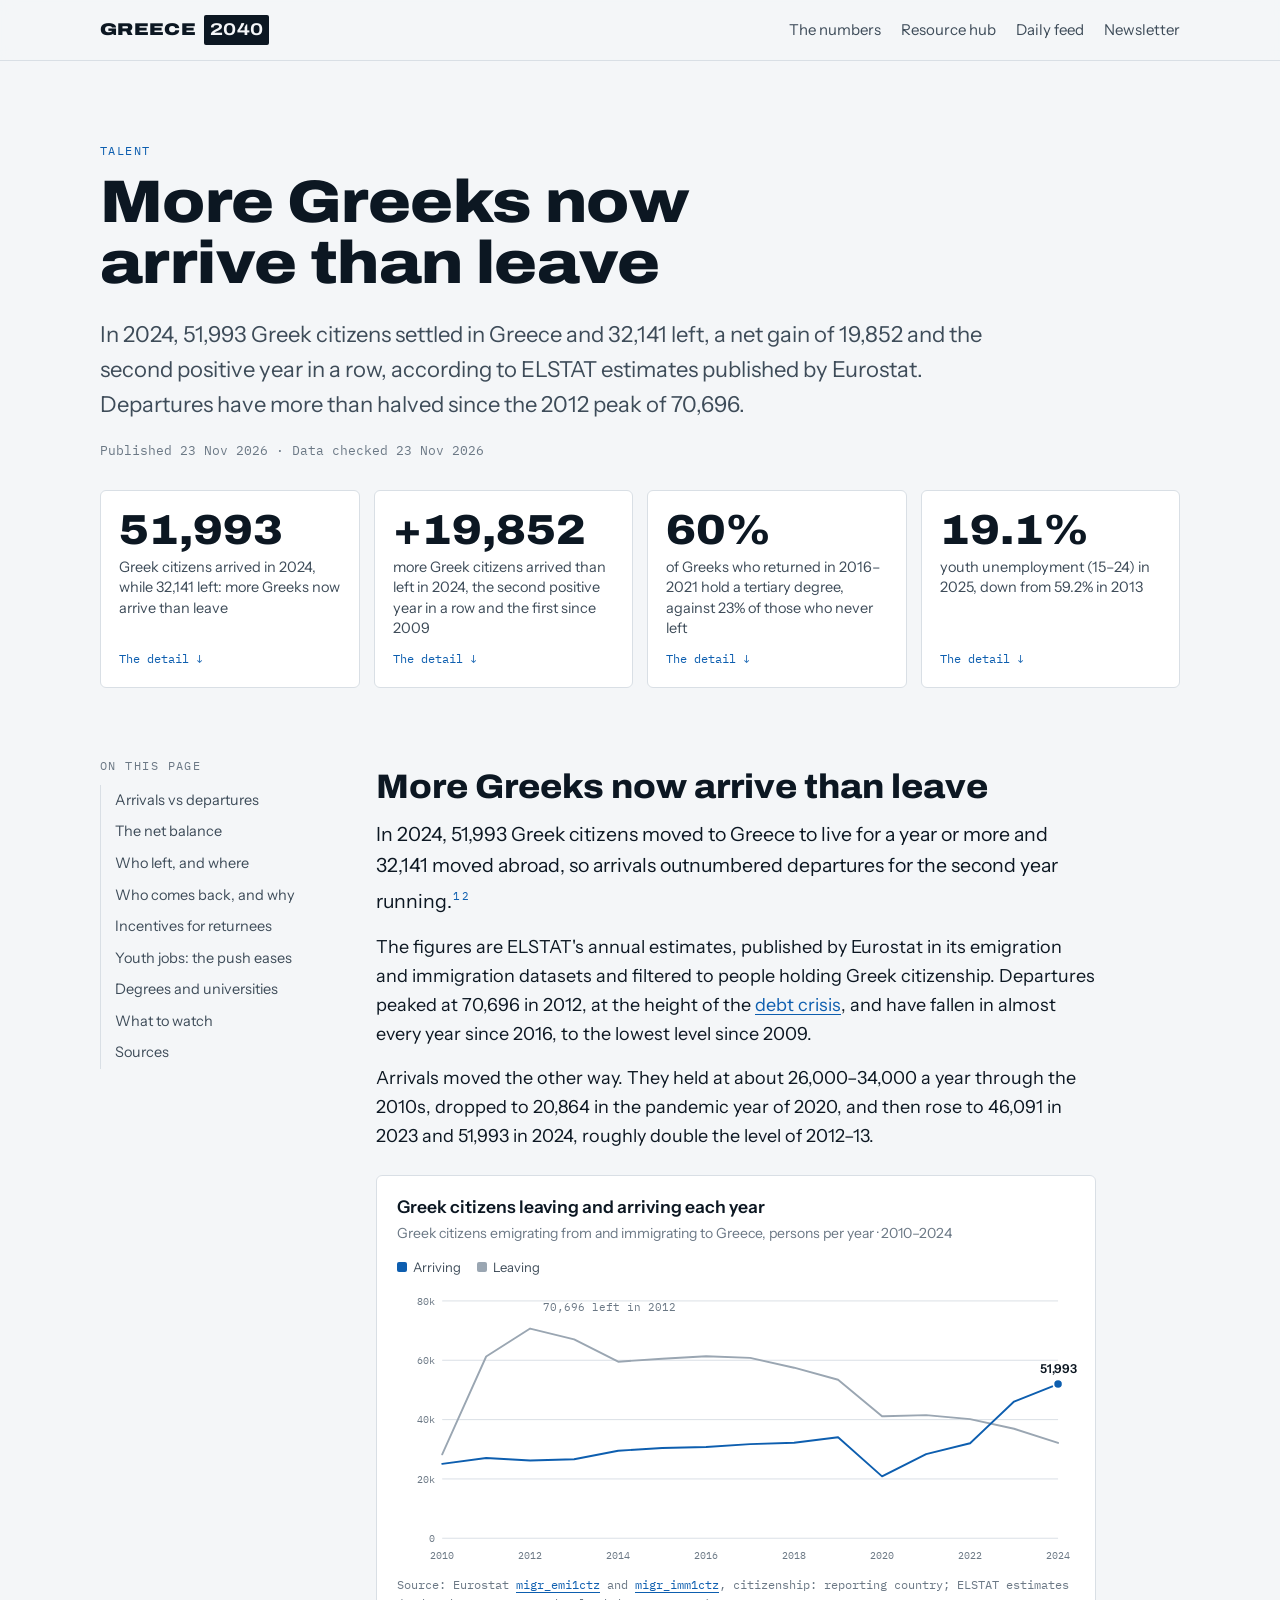
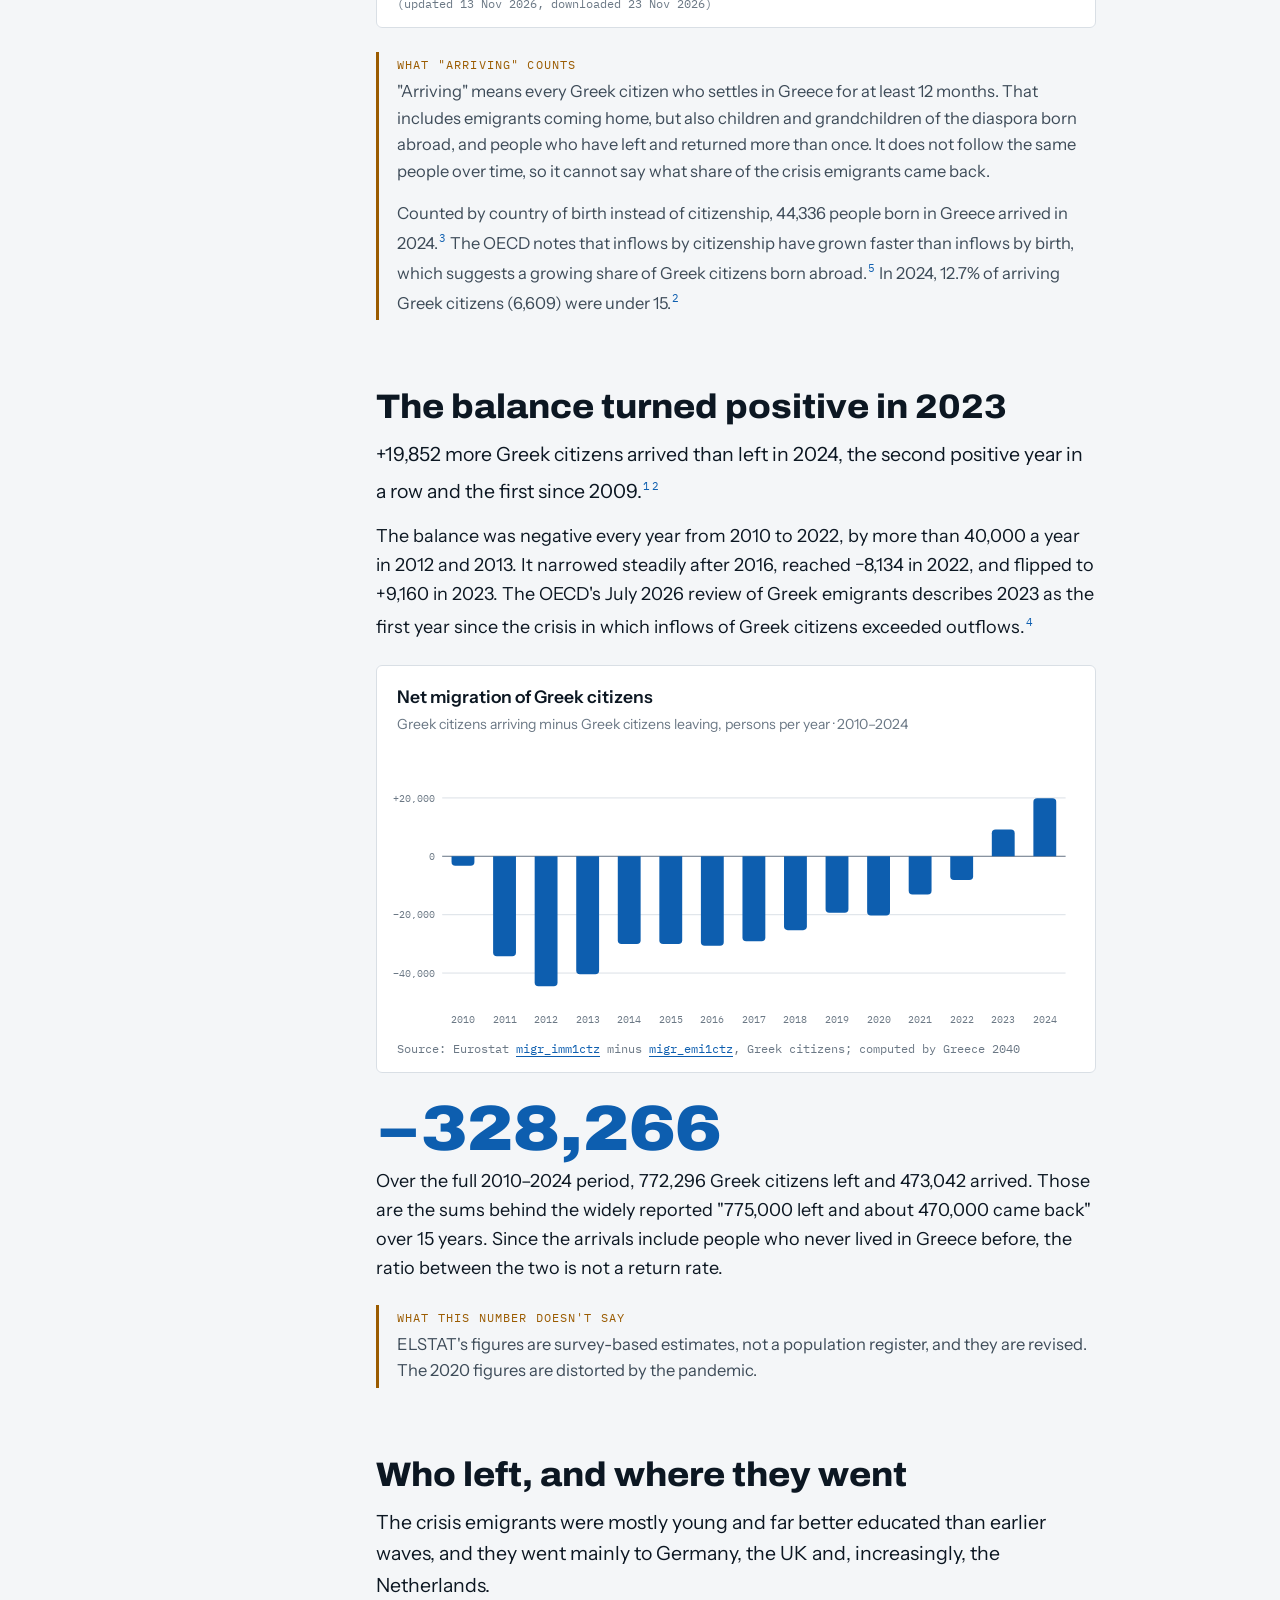
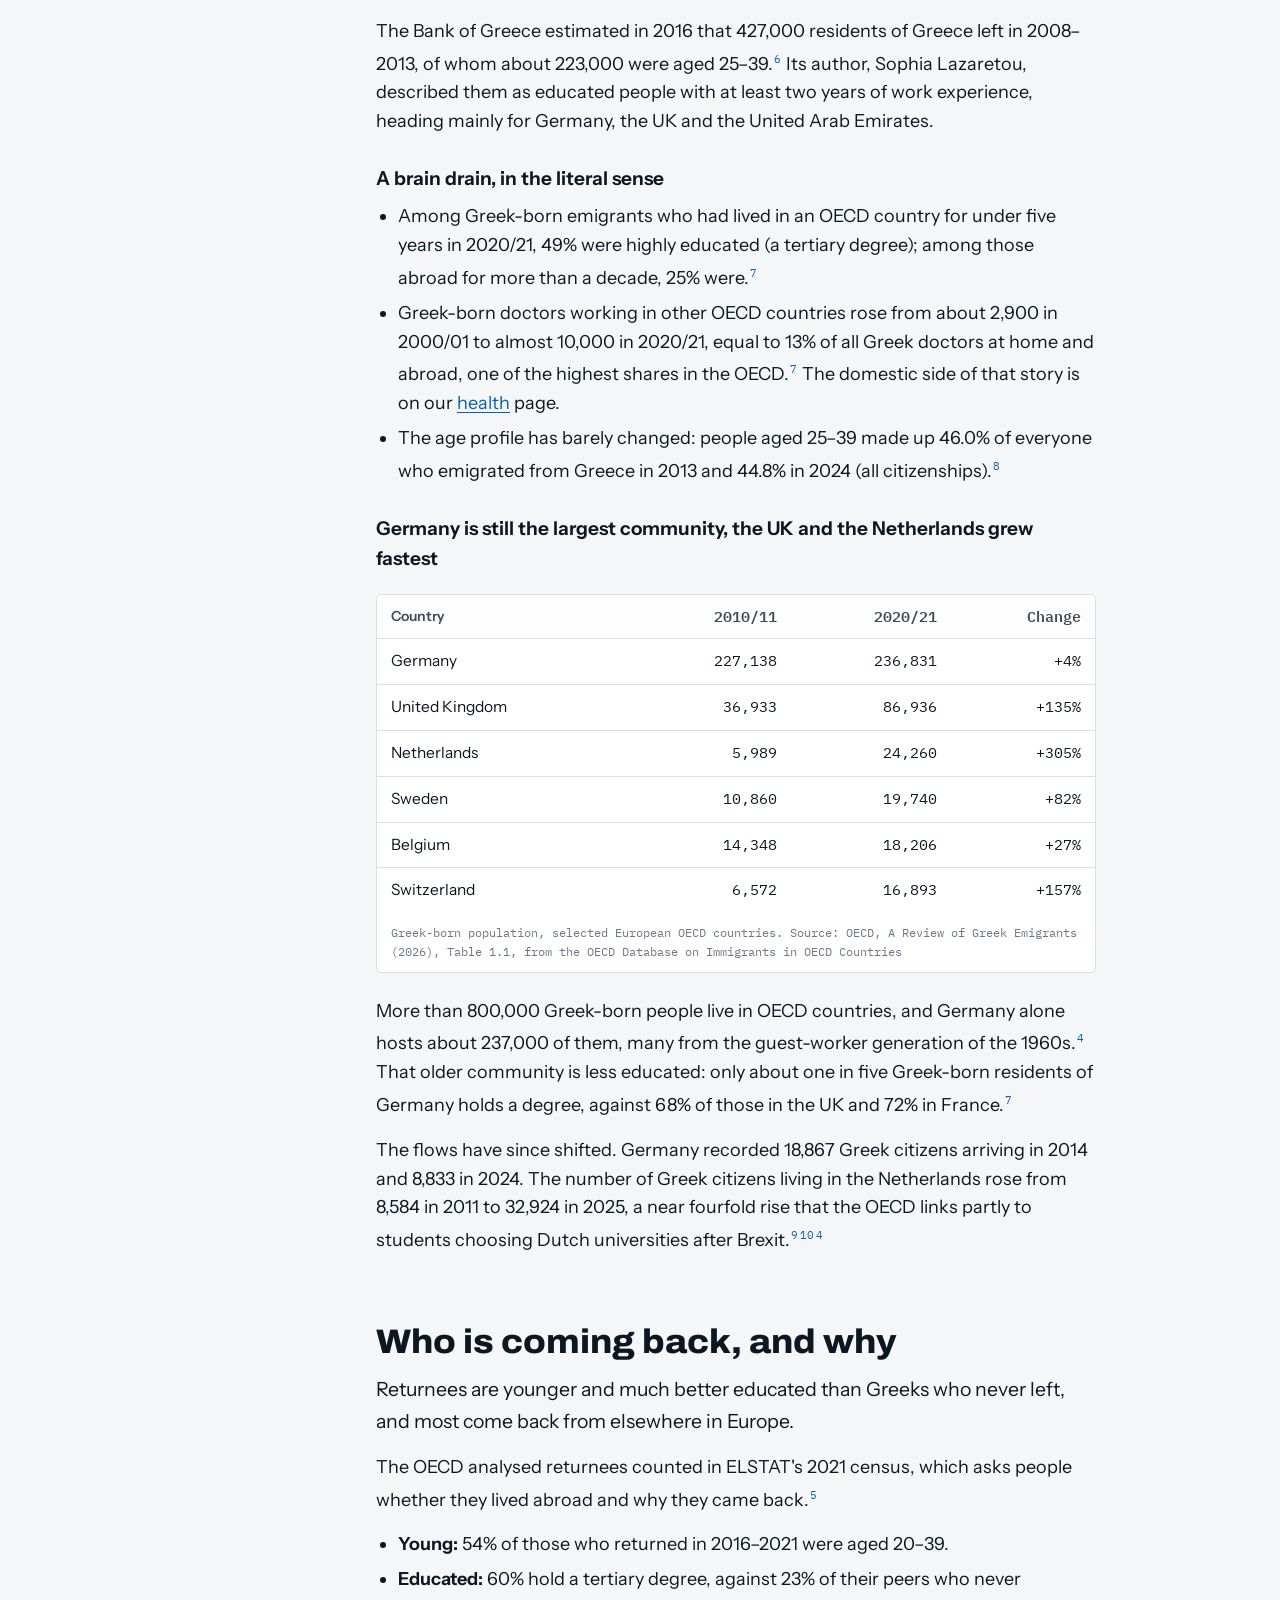
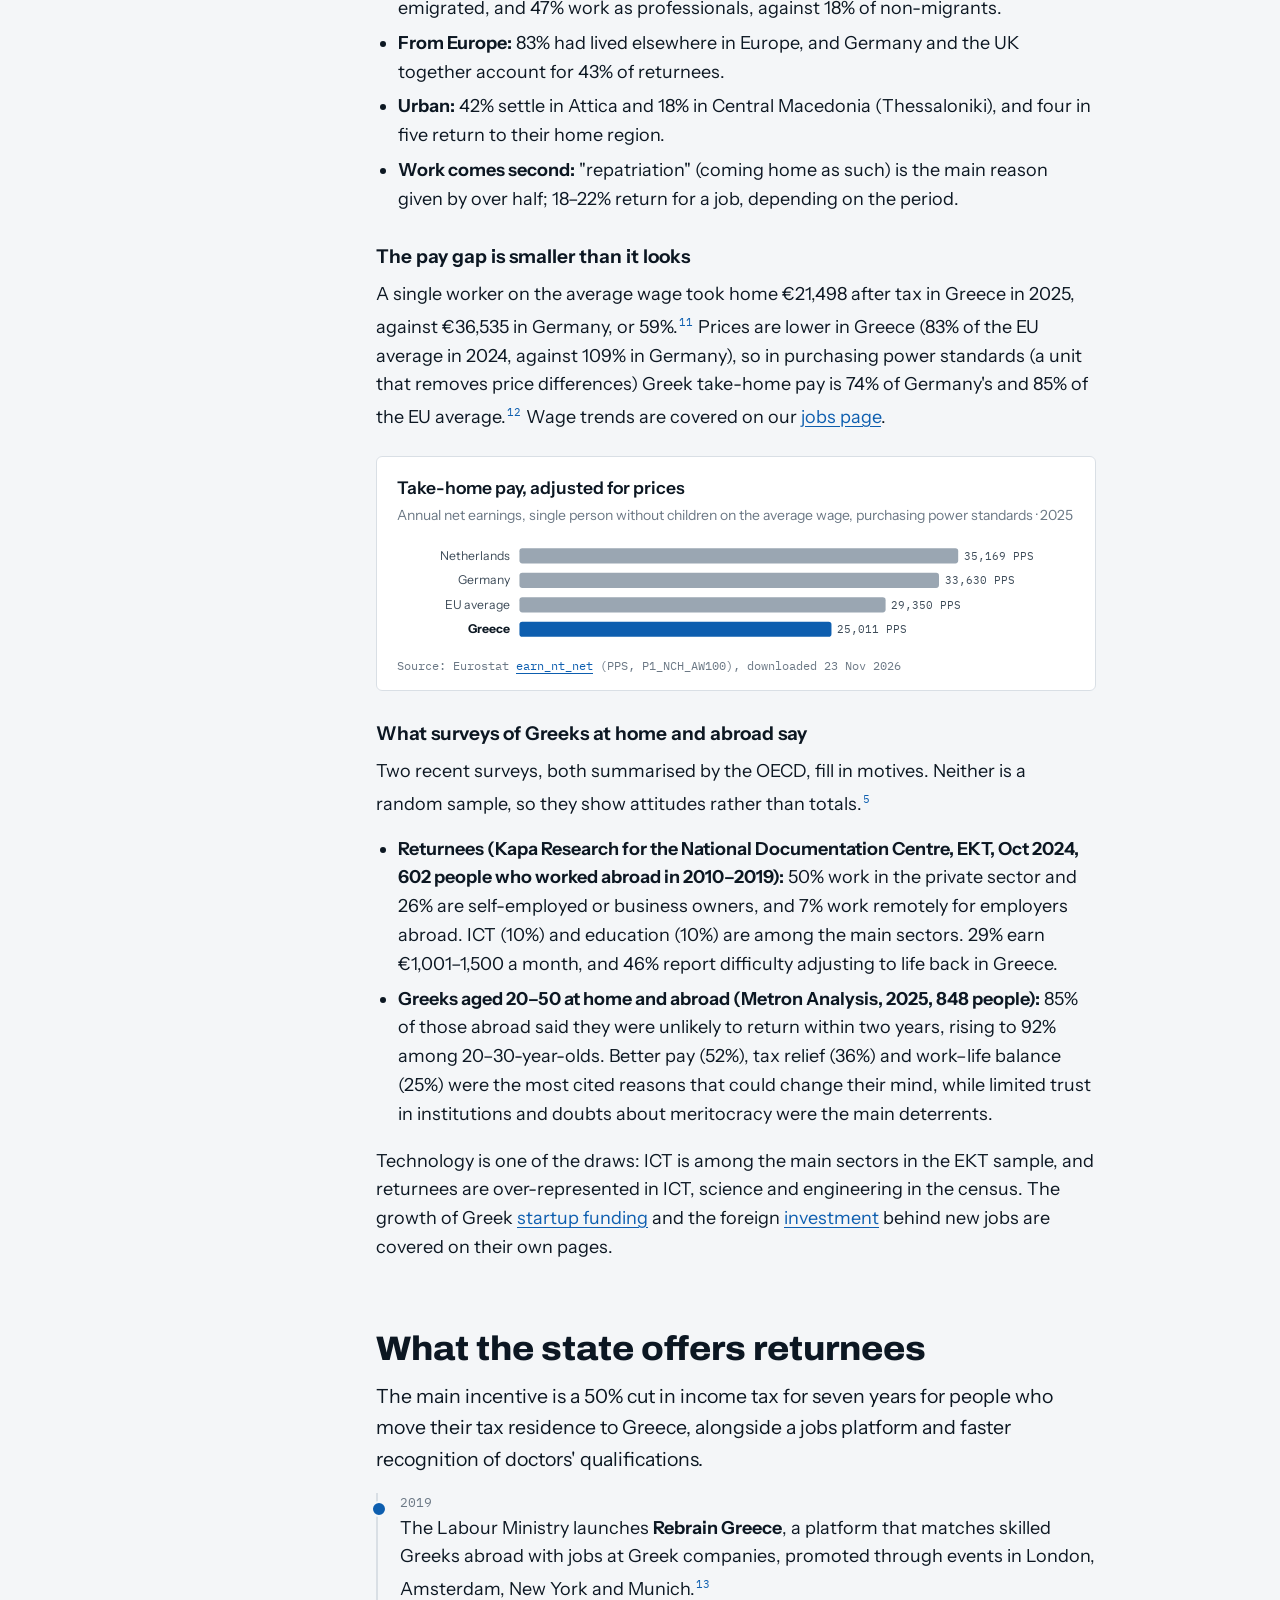
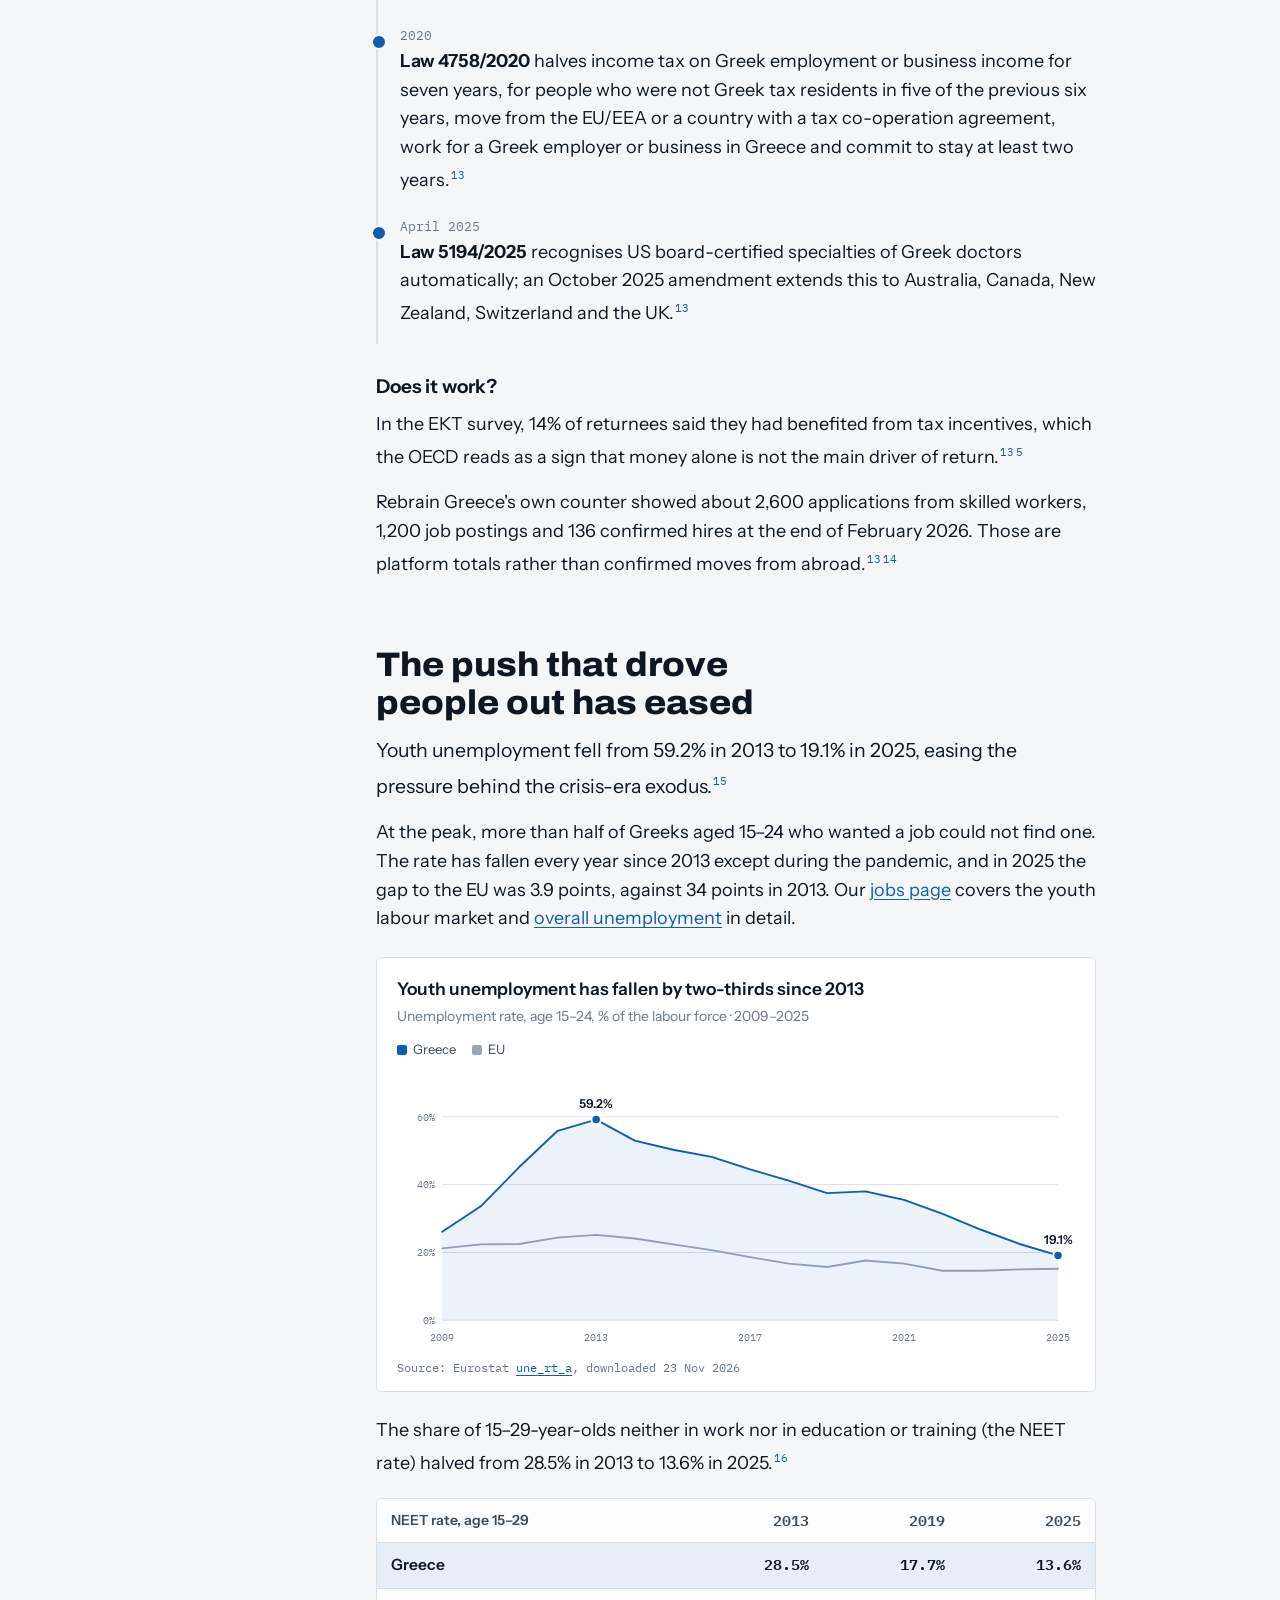
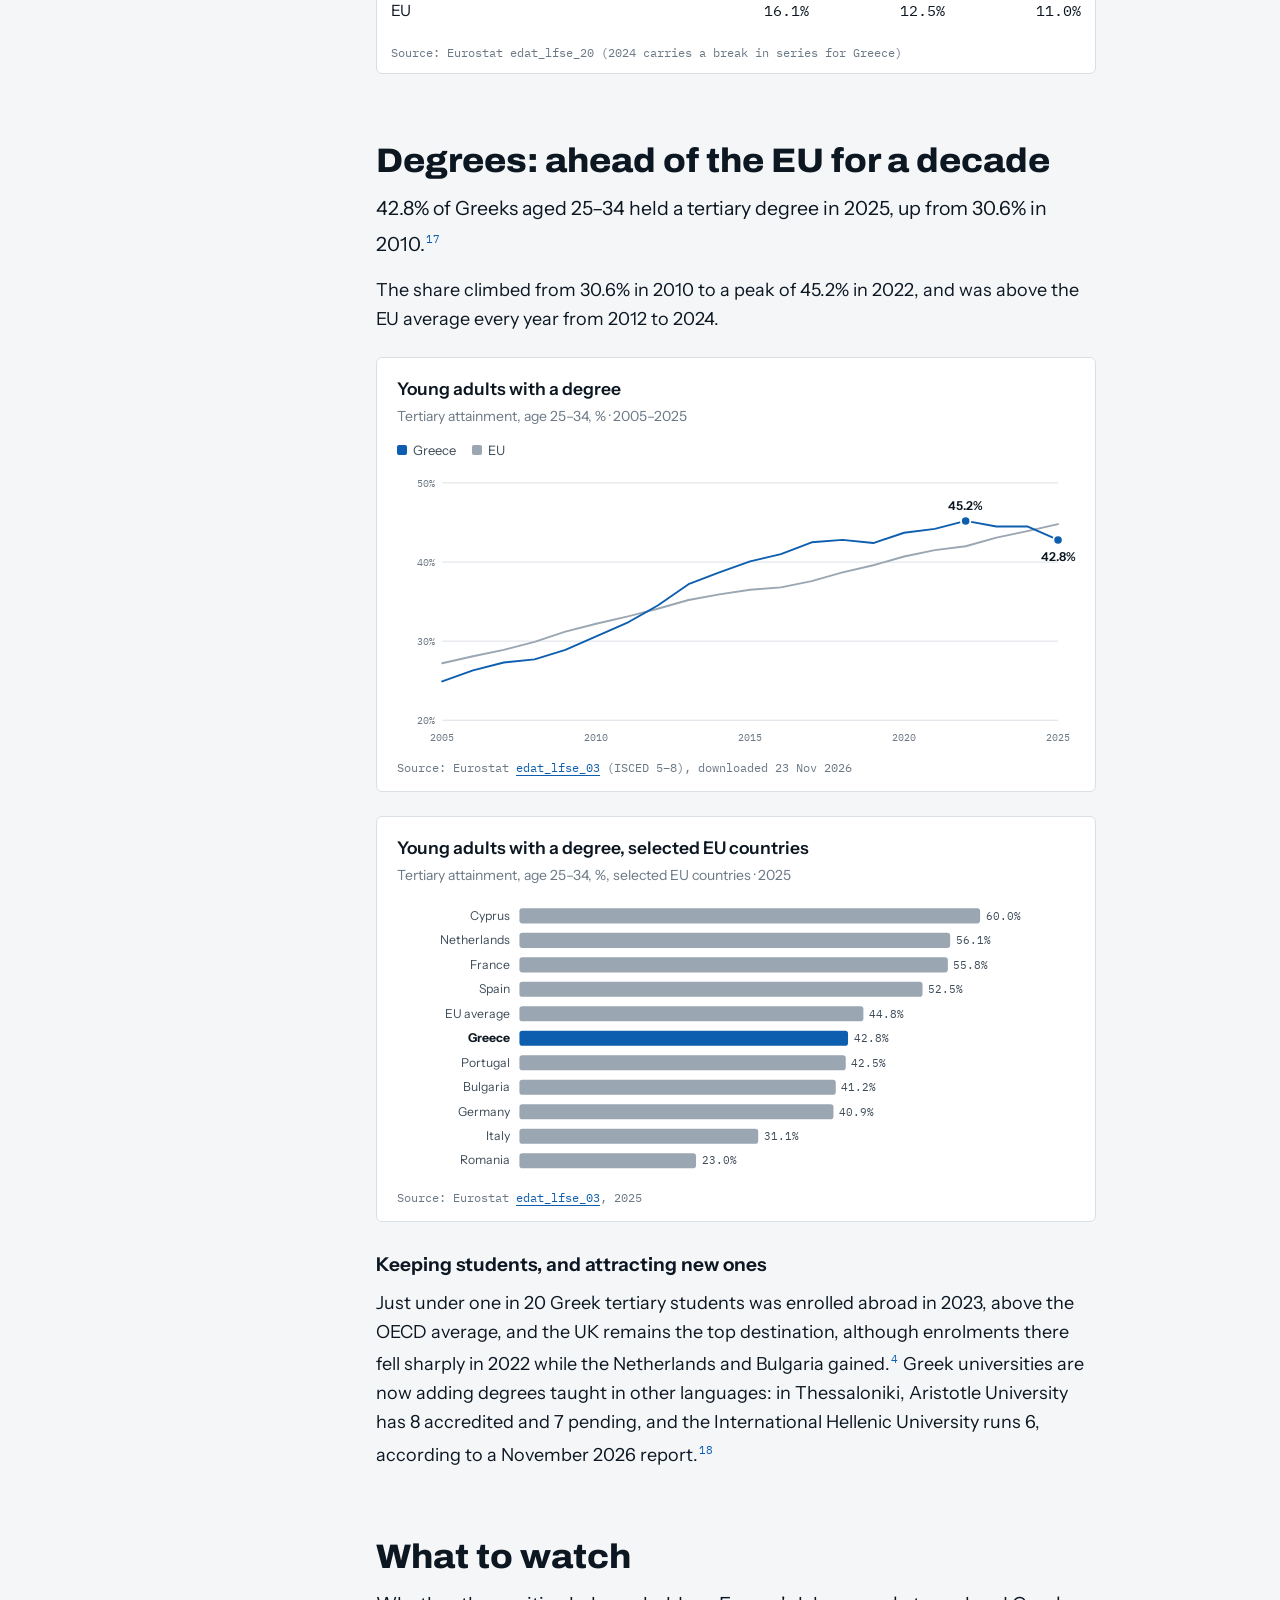
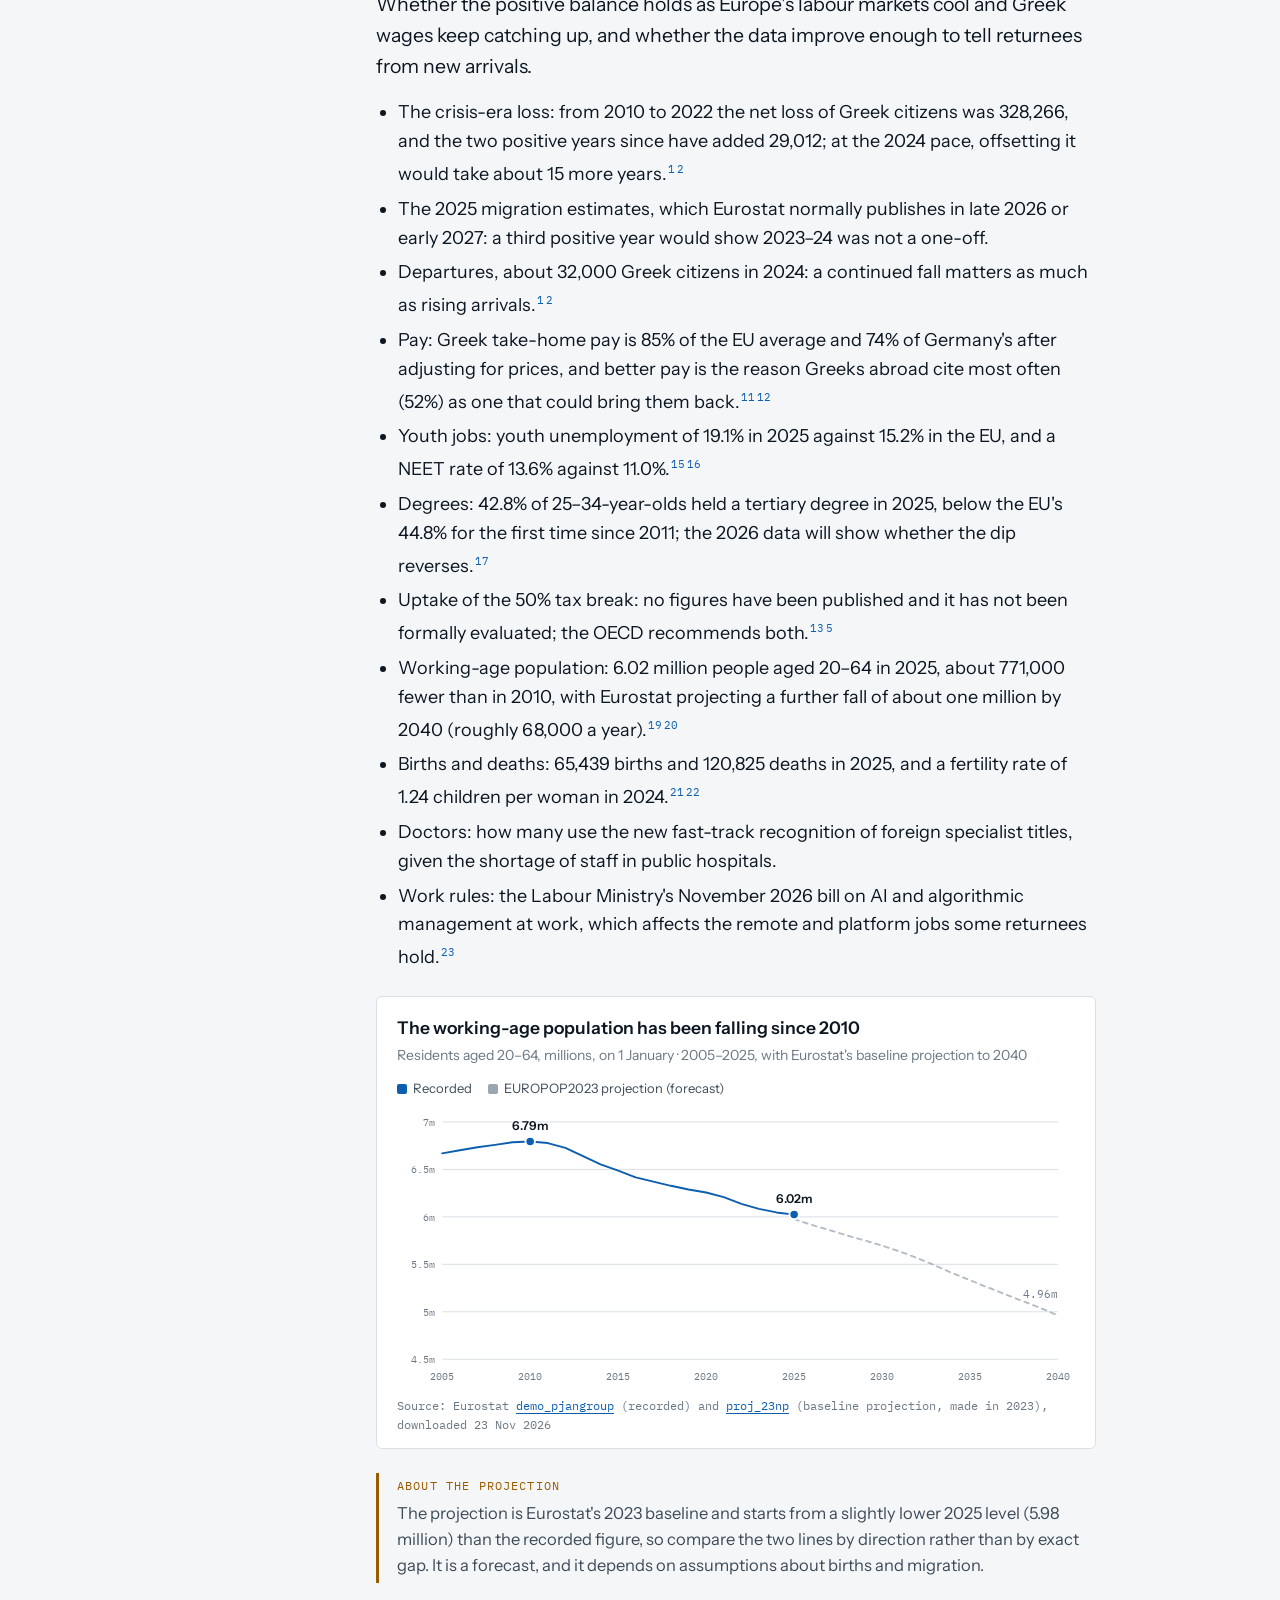
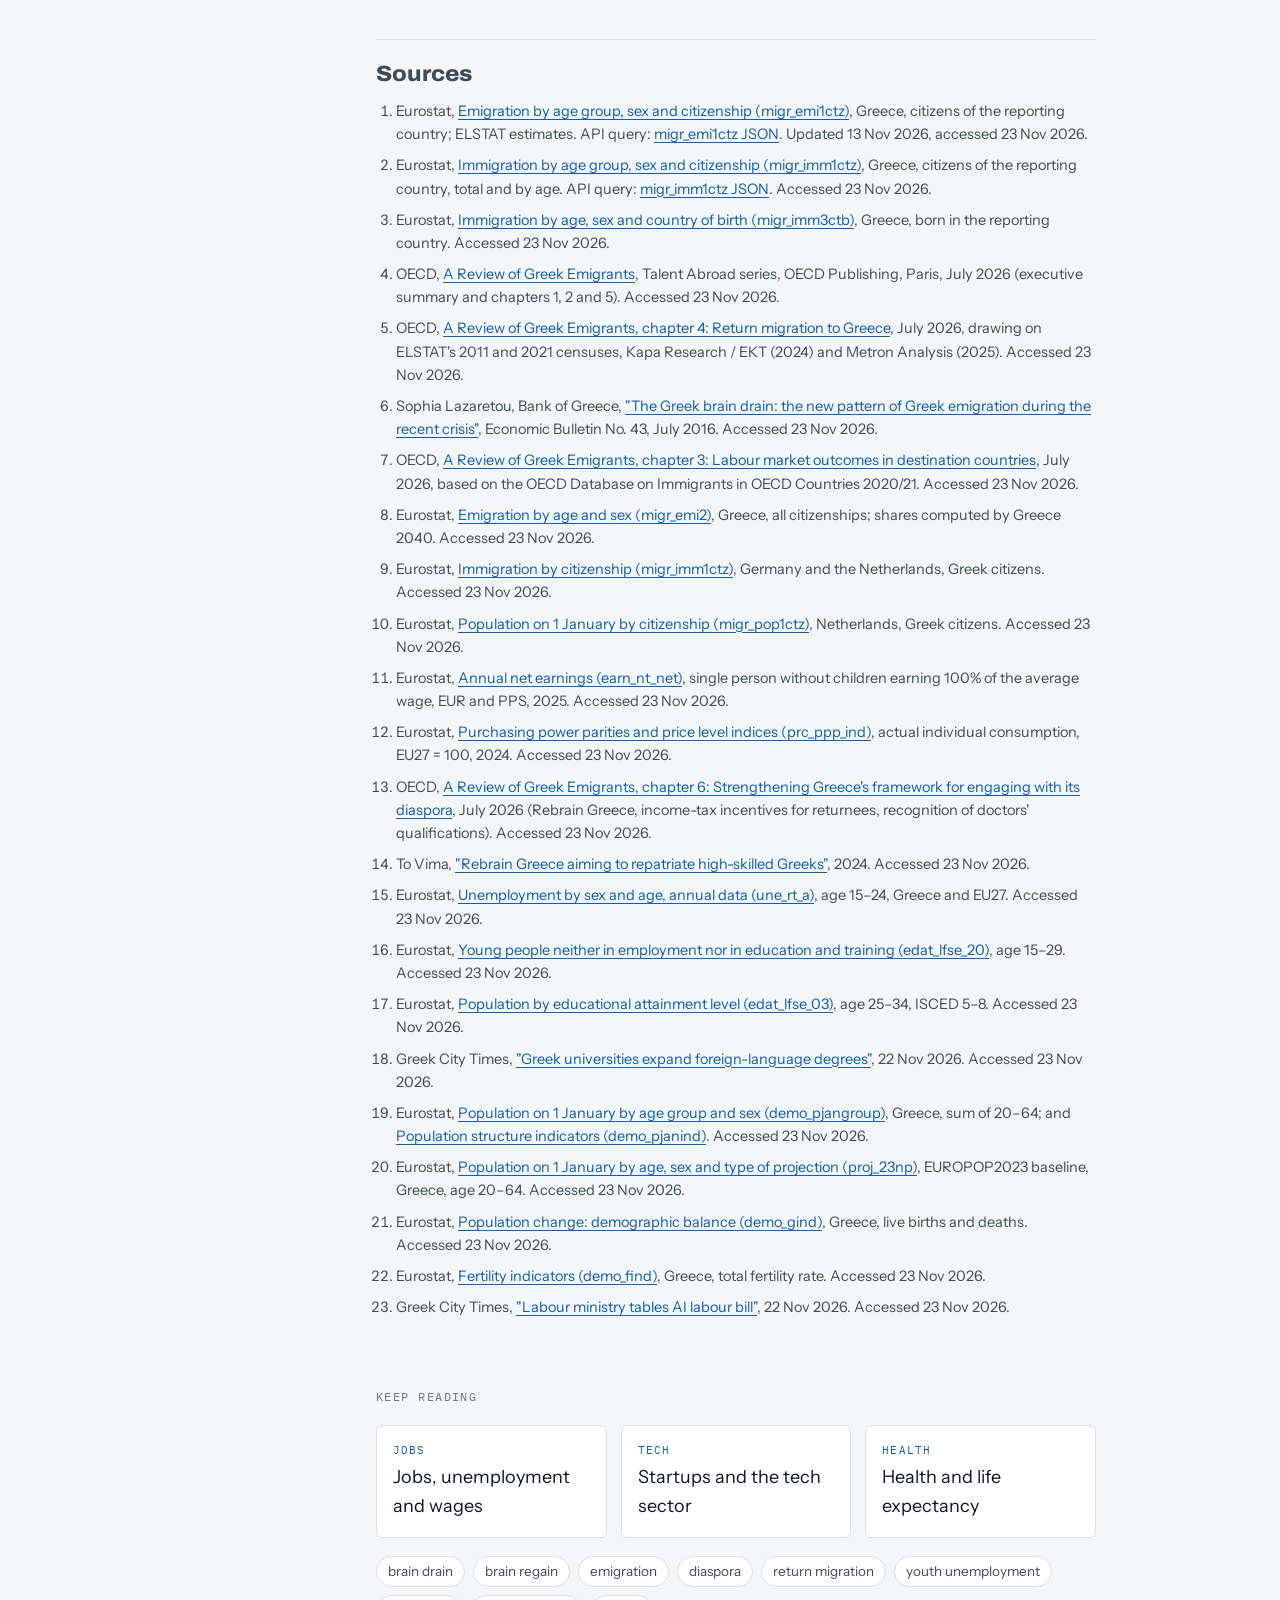
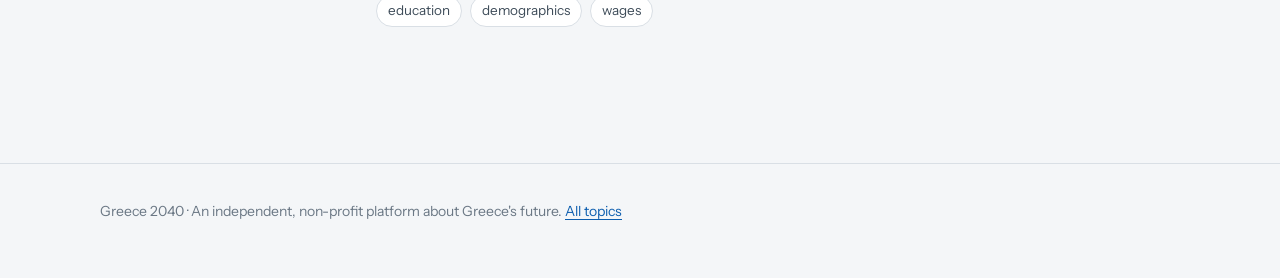
<file: pillars/talent.html>
<!doctype html>
<html lang="en">
<head>
<meta charset="utf-8">
<meta name="viewport" content="width=device-width, initial-scale=1, viewport-fit=cover">
<title>Brain drain and brain regain · Greece 2040</title>
<meta name="description" content="In 2024, 19,852 more Greek citizens settled in Greece than left, the second positive year in a row and the first since 2009.">
<meta property="og:title" content="Brain drain and brain regain · Greece 2040">
<meta property="og:description" content="More Greek citizens now arrive than leave. What the numbers count, who left, who is coming back and why.">
<meta property="og:type" content="article">
<meta name="theme-color" content="#0C1722">
<link rel="icon" href="data:image/svg+xml,%3Csvg xmlns='http://www.w3.org/2000/svg' viewBox='0 0 64 64'%3E%3Crect width='64' height='64' rx='10' fill='%230D5EAF'/%3E%3Ctext x='32' y='44' font-family='Arial' font-weight='900' font-size='30' text-anchor='middle' fill='%23fff'%3EGR%3C/text%3E%3C/svg%3E">
<link rel="preconnect" href="https://fonts.googleapis.com">
<link rel="preconnect" href="https://fonts.gstatic.com" crossorigin>
<link rel="stylesheet" href="https://fonts.googleapis.com/css2?family=Archivo:wdth,wght@62..125,500..900&family=Instrument+Sans:wght@400;500;600;700&family=IBM+Plex+Mono:wght@400;500&display=swap">
<link rel="stylesheet" href="style.css">
<!-- Hub metadata: read by the resource hub. Keep it valid JSON. -->
<script type="application/json" id="g40-meta">
{
  "slug": "talent",
  "title": "Brain drain and brain regain",
  "category": "Talent",
  "summary": "In 2024, 51,993 Greek citizens settled in Greece and 32,141 left, a net gain of 19,852 and the second positive year in a row, according to ELSTAT estimates published by Eurostat. Departures have more than halved since the 2012 peak of 70,696.",
  "tags": ["brain drain", "brain regain", "emigration", "diaspora", "return migration", "youth unemployment", "education", "demographics", "tax incentives", "wages"],
  "updated": "2026-11-23",
  "sections": [
    { "id": "arrivals-vs-departures", "title": "More Greeks now arrive than leave", "number": "51,993 vs 32,141" },
    { "id": "net-balance", "title": "The balance turned positive in 2023", "number": "+19,852" },
    { "id": "who-left", "title": "Who left, and where they went", "number": "49% highly educated" },
    { "id": "why-return", "title": "Who is coming back, and why", "number": "60% hold a degree" },
    { "id": "incentives", "title": "What the state offers returnees", "number": "50% income-tax cut" },
    { "id": "push-factors", "title": "The push that drove people out has eased", "number": "19.1%" },
    { "id": "education", "title": "Degrees: ahead of the EU for a decade", "number": "30.6% → 42.8%" },
    
    { "id": "what-to-watch", "title": "What to watch", "number": "" }
  ]
}
</script>
<!--BUILD:seo--><link rel="canonical" href="https://greece2040.com/pillars/talent.html">
<meta property="og:url" content="https://greece2040.com/pillars/talent.html">
<meta property="og:site_name" content="Greece 2040">
<script type="application/ld+json">{"@context": "https://schema.org", "@type": "Article", "headline": "Brain drain and brain regain", "description": "In 2024, 51,993 Greek citizens settled in Greece and 32,141 left, a net gain of 19,852 and the second positive year in a row, according to ELSTAT estimates published by Eurostat. Departures have more than halved since the 2012 peak of 70,696.", "datePublished": "2026-11-23", "dateModified": "2026-11-23", "inLanguage": "en", "about": "Talent", "keywords": "brain drain, brain regain, emigration, diaspora, return migration, youth unemployment, education, demographics, tax incentives, wages", "mainEntityOfPage": "https://greece2040.com/pillars/talent.html", "author": {"@type": "Organization", "name": "Greece 2040", "url": "https://greece2040.com/", "description": "An independent, non-profit platform about Greece's future."}, "publisher": {"@type": "Organization", "name": "Greece 2040", "url": "https://greece2040.com/", "description": "An independent, non-profit platform about Greece's future."}, "isPartOf": {"@type": "WebSite", "name": "Greece 2040", "url": "https://greece2040.com/"}}</script>
<!--/BUILD:seo-->
</head>
<body>
<header class="bar">
  <div class="wrap">
    <a class="mark" href="../index.html" aria-label="Greece 2040 home">GREECE <b>2040</b></a>
    <button class="menu-btn" type="button" aria-expanded="false" aria-controls="site-nav" onclick="var o=this.closest('.bar').classList.toggle('menu-open');this.setAttribute('aria-expanded',o)"><i></i>Menu</button>
    <nav id="site-nav" aria-label="Site">
      <a href="../index.html#picture">The numbers</a>
      <a href="../hub.html">Resource hub</a>
      <a href="../index.html#feed">Daily feed</a>
      <a href="../index.html#signup">Newsletter</a>
    </nav>
  </div>
</header>

<main>
  <div class="wrap p-head">
    <div class="tag">Talent</div>
    <h1>More Greeks now arrive than leave</h1>
    <p class="answer">In 2024, 51,993 Greek citizens settled in Greece and 32,141 left, a net gain of 19,852 and the second positive year in a row, according to ELSTAT estimates published by Eurostat. Departures have more than halved since the 2012 peak of 70,696.</p>
    <div class="dates">Published 23 Nov 2026 · Data checked 23 Nov 2026</div>

    <div class="stat-strip">
      <a href="#arrivals-vs-departures"><span class="n">51,993</span><span class="l">Greek citizens arrived in 2024, while 32,141 left: more Greeks now arrive than leave</span><span class="go">The detail ↓</span></a>
      <a href="#net-balance"><span class="n">+19,852</span><span class="l">more Greek citizens arrived than left in 2024, the second positive year in a row and the first since 2009</span><span class="go">The detail ↓</span></a>
      <a href="#why-return"><span class="n">60%</span><span class="l">of Greeks who returned in 2016–2021 hold a tertiary degree, against 23% of those who never left</span><span class="go">The detail ↓</span></a>
      <a href="#push-factors"><span class="n">19.1%</span><span class="l">youth unemployment (15–24) in 2025, down from 59.2% in 2013</span><span class="go">The detail ↓</span></a>
    </div>
  </div>

  <div class="wrap p-body">
    <nav class="toc" aria-label="On this page">
      <div class="eyebrow">On this page</div>
      <ol>
        <li><a href="#arrivals-vs-departures">Arrivals vs departures</a></li>
        <li><a href="#net-balance">The net balance</a></li>
        <li><a href="#who-left">Who left, and where</a></li>
        <li><a href="#why-return">Who comes back, and why</a></li>
        <li><a href="#incentives">Incentives for returnees</a></li>
        <li><a href="#push-factors">Youth jobs: the push eases</a></li>
        <li><a href="#education">Degrees and universities</a></li>
        <li><a href="#what-to-watch">What to watch</a></li>
        <li><a href="#sources">Sources</a></li>
      </ol>
    </nav>

    <article>
      <section id="arrivals-vs-departures">
        <h2>More Greeks now arrive than leave</h2>
        <p class="lead">In 2024, 51,993 Greek citizens moved to Greece to live for a year or more and 32,141 moved abroad, so arrivals outnumbered departures for the second year running.<sup class="ref"><a href="#s1">1</a></sup><sup class="ref"><a href="#s2">2</a></sup></p>
        <p>The figures are ELSTAT's annual estimates, published by Eurostat in its emigration and immigration datasets and filtered to people holding Greek citizenship. Departures peaked at 70,696 in 2012, at the height of the <a href="public-finances.html#debt">debt crisis</a>, and have fallen in almost every year since 2016, to the lowest level since 2009.</p>
        <p>Arrivals moved the other way. They held at about 26,000–34,000 a year through the 2010s, dropped to 20,864 in the pandemic year of 2020, and then rose to 46,091 in 2023 and 51,993 in 2024, roughly double the level of 2012–13.</p>

        <figure class="chart" id="chart-flows">
          <h3>Greek citizens leaving and arriving each year</h3>
          <p class="sub">Greek citizens emigrating from and immigrating to Greece, persons per year · 2010–2024</p>
          <div class="legend"><span><i style="background:var(--accent)"></i>Arriving</span><span><i style="background:var(--series-2)"></i>Leaving</span></div>
          <svg viewBox="0 0 720 300" role="img" aria-label="Line chart. Greek citizens leaving Greece rose from 28,301 in 2010 to a peak of 70,696 in 2012, then fell to 32,141 in 2024. Greek citizens arriving were 25,078 in 2010, around 26,000 to 34,000 a year through 2019, 20,864 in 2020, then 46,091 in 2023 and 51,993 in 2024. The lines cross in 2023."></svg>
          <figcaption class="foot">Source: Eurostat <a href="https://ec.europa.eu/eurostat/databrowser/view/migr_emi1ctz/default/table">migr_emi1ctz</a> and <a href="https://ec.europa.eu/eurostat/databrowser/view/migr_imm1ctz/default/table">migr_imm1ctz</a>, citizenship: reporting country; ELSTAT estimates (updated 13 Nov 2026, downloaded 23 Nov 2026)</figcaption>
        </figure>

        <div class="caveat"><span class="k">What "arriving" counts</span>
          <p>"Arriving" means every Greek citizen who settles in Greece for at least 12 months. That includes emigrants coming home, but also children and grandchildren of the diaspora born abroad, and people who have left and returned more than once. It does not follow the same people over time, so it cannot say what share of the crisis emigrants came back.</p>
          <p>Counted by country of birth instead of citizenship, 44,336 people born in Greece arrived in 2024.<sup class="ref"><a href="#s3">3</a></sup> The OECD notes that inflows by citizenship have grown faster than inflows by birth, which suggests a growing share of Greek citizens born abroad.<sup class="ref"><a href="#s5">5</a></sup> In 2024, 12.7% of arriving Greek citizens (6,609) were under 15.<sup class="ref"><a href="#s2">2</a></sup></p>
        </div>
      </section>

      <section id="net-balance">
        <h2>The balance turned positive in 2023</h2>
        <p class="lead">+19,852 more Greek citizens arrived than left in 2024, the second positive year in a row and the first since 2009.<sup class="ref"><a href="#s1">1</a></sup><sup class="ref"><a href="#s2">2</a></sup></p>
        <p>The balance was negative every year from 2010 to 2022, by more than 40,000 a year in 2012 and 2013. It narrowed steadily after 2016, reached −8,134 in 2022, and flipped to +9,160 in 2023. The OECD's July 2026 review of Greek emigrants describes 2023 as the first year since the crisis in which inflows of Greek citizens exceeded outflows.<sup class="ref"><a href="#s4">4</a></sup></p>

        <figure class="chart" id="chart-net">
          <h3>Net migration of Greek citizens</h3>
          <p class="sub">Greek citizens arriving minus Greek citizens leaving, persons per year · 2010–2024</p>
          <svg viewBox="0 0 720 300" role="img" aria-label="Bar chart of the net balance of Greek citizens. Negative every year from 2010 to 2022: −3,223 in 2010, −44,502 in 2012, −40,413 in 2013, about −30,000 a year in 2014–2017, −19,341 in 2019, −8,134 in 2022. Positive in 2023 at +9,160 and in 2024 at +19,852."></svg>
          <figcaption class="foot">Source: Eurostat <a href="https://ec.europa.eu/eurostat/databrowser/view/migr_imm1ctz/default/table">migr_imm1ctz</a> minus <a href="https://ec.europa.eu/eurostat/databrowser/view/migr_emi1ctz/default/table">migr_emi1ctz</a>, Greek citizens; computed by Greece 2040</figcaption>
        </figure>

        <div class="big-number">−328,266</div>

        <p>Over the full 2010–2024 period, 772,296 Greek citizens left and 473,042 arrived. Those are the sums behind the widely reported "775,000 left and about 470,000 came back" over 15 years. Since the arrivals include people who never lived in Greece before, the ratio between the two is not a return rate.</p>

        <div class="caveat"><span class="k">What this number doesn't say</span>
          <p>ELSTAT's figures are survey-based estimates, not a population register, and they are revised. The 2020 figures are distorted by the pandemic.</p>
        </div>
      </section>

      <section id="who-left">
        <h2>Who left, and where they went</h2>
        <p class="lead">The crisis emigrants were mostly young and far better educated than earlier waves, and they went mainly to Germany, the UK and, increasingly, the Netherlands.</p>
        <p>The Bank of Greece estimated in 2016 that 427,000 residents of Greece left in 2008–2013, of whom about 223,000 were aged 25–39.<sup class="ref"><a href="#s6">6</a></sup> Its author, Sophia Lazaretou, described them as educated people with at least two years of work experience, heading mainly for Germany, the UK and the United Arab Emirates.</p>

        <h3>A brain drain, in the literal sense</h3>
        <ul>
          <li>Among Greek-born emigrants who had lived in an OECD country for under five years in 2020/21, 49% were highly educated (a tertiary degree); among those abroad for more than a decade, 25% were.<sup class="ref"><a href="#s7">7</a></sup></li>
          <li>Greek-born doctors working in other OECD countries rose from about 2,900 in 2000/01 to almost 10,000 in 2020/21, equal to 13% of all Greek doctors at home and abroad, one of the highest shares in the OECD.<sup class="ref"><a href="#s7">7</a></sup> The domestic side of that story is on our <a href="health.html">health</a> page.</li>
          <li>The age profile has barely changed: people aged 25–39 made up 46.0% of everyone who emigrated from Greece in 2013 and 44.8% in 2024 (all citizenships).<sup class="ref"><a href="#s8">8</a></sup></li>
        </ul>

        <h3>Germany is still the largest community, the UK and the Netherlands grew fastest</h3>
        <div class="table-wrap">
          <table>
            <thead><tr><th>Country</th><th class="num">2010/11</th><th class="num">2020/21</th><th class="num">Change</th></tr></thead>
            <tbody>
              <tr><td>Germany</td><td class="num">227,138</td><td class="num">236,831</td><td class="num">+4%</td></tr>
              <tr><td>United Kingdom</td><td class="num">36,933</td><td class="num">86,936</td><td class="num">+135%</td></tr>
              <tr><td>Netherlands</td><td class="num">5,989</td><td class="num">24,260</td><td class="num">+305%</td></tr>
              <tr><td>Sweden</td><td class="num">10,860</td><td class="num">19,740</td><td class="num">+82%</td></tr>
              <tr><td>Belgium</td><td class="num">14,348</td><td class="num">18,206</td><td class="num">+27%</td></tr>
              <tr><td>Switzerland</td><td class="num">6,572</td><td class="num">16,893</td><td class="num">+157%</td></tr>
            </tbody>
            <caption>Greek-born population, selected European OECD countries. Source: OECD, A Review of Greek Emigrants (2026), Table 1.1, from the OECD Database on Immigrants in OECD Countries</caption>
          </table>
        </div>
        <p>More than 800,000 Greek-born people live in OECD countries, and Germany alone hosts about 237,000 of them, many from the guest-worker generation of the 1960s.<sup class="ref"><a href="#s4">4</a></sup> That older community is less educated: only about one in five Greek-born residents of Germany holds a degree, against 68% of those in the UK and 72% in France.<sup class="ref"><a href="#s7">7</a></sup></p>
        <p>The flows have since shifted. Germany recorded 18,867 Greek citizens arriving in 2014 and 8,833 in 2024. The number of Greek citizens living in the Netherlands rose from 8,584 in 2011 to 32,924 in 2025, a near fourfold rise that the OECD links partly to students choosing Dutch universities after Brexit.<sup class="ref"><a href="#s9">9</a></sup><sup class="ref"><a href="#s10">10</a></sup><sup class="ref"><a href="#s4">4</a></sup></p>
      </section>

      <section id="why-return">
        <h2>Who is coming back, and why</h2>
        <p class="lead">Returnees are younger and much better educated than Greeks who never left, and most come back from elsewhere in Europe.</p>
        <p>The OECD analysed returnees counted in ELSTAT's 2021 census, which asks people whether they lived abroad and why they came back.<sup class="ref"><a href="#s5">5</a></sup></p>
        <ul>
          <li><strong>Young:</strong> 54% of those who returned in 2016–2021 were aged 20–39.</li>
          <li><strong>Educated:</strong> 60% hold a tertiary degree, against 23% of their peers who never emigrated, and 47% work as professionals, against 18% of non-migrants.</li>
          <li><strong>From Europe:</strong> 83% had lived elsewhere in Europe, and Germany and the UK together account for 43% of returnees.</li>
          <li><strong>Urban:</strong> 42% settle in Attica and 18% in Central Macedonia (Thessaloniki), and four in five return to their home region.</li>
          <li><strong>Work comes second:</strong> "repatriation" (coming home as such) is the main reason given by over half; 18–22% return for a job, depending on the period.</li>
        </ul>

        <h3>The pay gap is smaller than it looks</h3>
        <p>A single worker on the average wage took home €21,498 after tax in Greece in 2025, against €36,535 in Germany, or 59%.<sup class="ref"><a href="#s11">11</a></sup> Prices are lower in Greece (83% of the EU average in 2024, against 109% in Germany), so in purchasing power standards (a unit that removes price differences) Greek take-home pay is 74% of Germany's and 85% of the EU average.<sup class="ref"><a href="#s12">12</a></sup> Wage trends are covered on our <a href="jobs.html#minimum-wage">jobs page</a>.</p>

        <figure class="chart" id="chart-pay">
          <h3>Take-home pay, adjusted for prices</h3>
          <p class="sub">Annual net earnings, single person without children on the average wage, purchasing power standards · 2025</p>
          <svg viewBox="0 0 720 120" role="img" aria-label="Horizontal bar chart of net annual earnings in purchasing power standards, 2025: Netherlands 35,169, Germany 33,630, EU average 29,350, Greece 25,011."></svg>
          <figcaption class="foot">Source: Eurostat <a href="https://ec.europa.eu/eurostat/databrowser/view/earn_nt_net/default/table">earn_nt_net</a> (PPS, P1_NCH_AW100), downloaded 23 Nov 2026</figcaption>
        </figure>

        <h3>What surveys of Greeks at home and abroad say</h3>
        <p>Two recent surveys, both summarised by the OECD, fill in motives. Neither is a random sample, so they show attitudes rather than totals.<sup class="ref"><a href="#s5">5</a></sup></p>
        <ul>
          <li><strong>Returnees (Kapa Research for the National Documentation Centre, EKT, Oct 2024, 602 people who worked abroad in 2010–2019):</strong> 50% work in the private sector and 26% are self-employed or business owners, and 7% work remotely for employers abroad. ICT (10%) and education (10%) are among the main sectors. 29% earn €1,001–1,500 a month, and 46% report difficulty adjusting to life back in Greece.</li>
          <li><strong>Greeks aged 20–50 at home and abroad (Metron Analysis, 2025, 848 people):</strong> 85% of those abroad said they were unlikely to return within two years, rising to 92% among 20–30-year-olds. Better pay (52%), tax relief (36%) and work–life balance (25%) were the most cited reasons that could change their mind, while limited trust in institutions and doubts about meritocracy were the main deterrents.</li>
        </ul>
        <p>Technology is one of the draws: ICT is among the main sectors in the EKT sample, and returnees are over-represented in ICT, science and engineering in the census. The growth of Greek <a href="tech.html#startup-funding">startup funding</a> and the foreign <a href="investment.html">investment</a> behind new jobs are covered on their own pages.</p>
      </section>

      <section id="incentives">
        <h2>What the state offers returnees</h2>
        <p class="lead">The main incentive is a 50% cut in income tax for seven years for people who move their tax residence to Greece, alongside a jobs platform and faster recognition of doctors' qualifications.</p>
        <ul class="timeline">
          <li><span class="when">2019</span>The Labour Ministry launches <strong>Rebrain Greece</strong>, a platform that matches skilled Greeks abroad with jobs at Greek companies, promoted through events in London, Amsterdam, New York and Munich.<sup class="ref"><a href="#s13">13</a></sup></li>
          <li><span class="when">2020</span><strong>Law 4758/2020</strong> halves income tax on Greek employment or business income for seven years, for people who were not Greek tax residents in five of the previous six years, move from the EU/EEA or a country with a tax co-operation agreement, work for a Greek employer or business in Greece and commit to stay at least two years.<sup class="ref"><a href="#s13">13</a></sup></li>
          <li><span class="when">April 2025</span><strong>Law 5194/2025</strong> recognises US board-certified specialties of Greek doctors automatically; an October 2025 amendment extends this to Australia, Canada, New Zealand, Switzerland and the UK.<sup class="ref"><a href="#s13">13</a></sup></li>
        </ul>
        <h3>Does it work?</h3>
        <p>In the EKT survey, 14% of returnees said they had benefited from tax incentives, which the OECD reads as a sign that money alone is not the main driver of return.<sup class="ref"><a href="#s13">13</a></sup><sup class="ref"><a href="#s5">5</a></sup></p>
        <p>Rebrain Greece's own counter showed about 2,600 applications from skilled workers, 1,200 job postings and 136 confirmed hires at the end of February 2026. Those are platform totals rather than confirmed moves from abroad.<sup class="ref"><a href="#s13">13</a></sup><sup class="ref"><a href="#s14">14</a></sup></p>
      </section>

      <section id="push-factors">
        <h2>The push that drove people out has eased</h2>
        <p class="lead">Youth unemployment fell from 59.2% in 2013 to 19.1% in 2025, easing the pressure behind the crisis-era exodus.<sup class="ref"><a href="#s15">15</a></sup></p>
        <p>At the peak, more than half of Greeks aged 15–24 who wanted a job could not find one. The rate has fallen every year since 2013 except during the pandemic, and in 2025 the gap to the EU was 3.9 points, against 34 points in 2013. Our <a href="jobs.html#youth">jobs page</a> covers the youth labour market and <a href="jobs.html#unemployment">overall unemployment</a> in detail.</p>

        <figure class="chart" id="chart-youth">
          <h3>Youth unemployment has fallen by two-thirds since 2013</h3>
          <p class="sub">Unemployment rate, age 15–24, % of the labour force · 2009–2025</p>
          <div class="legend"><span><i style="background:var(--accent)"></i>Greece</span><span><i style="background:var(--series-2)"></i>EU</span></div>
          <svg viewBox="0 0 720 300" role="img" aria-label="Line chart of youth unemployment, ages 15 to 24. Greece rose from 26.1% in 2009 to 59.2% in 2013, then fell to 31.4% in 2022 and 19.1% in 2025. The EU was 21.2% in 2009, 25.2% in 2013 and 15.2% in 2025."></svg>
          <figcaption class="foot">Source: Eurostat <a href="https://ec.europa.eu/eurostat/databrowser/view/une_rt_a/default/table">une_rt_a</a>, downloaded 23 Nov 2026</figcaption>
        </figure>

        <p>The share of 15–29-year-olds neither in work nor in education or training (the NEET rate) halved from 28.5% in 2013 to 13.6% in 2025.<sup class="ref"><a href="#s16">16</a></sup></p>
        <div class="table-wrap">
          <table>
            <thead><tr><th>NEET rate, age 15–29</th><th class="num">2013</th><th class="num">2019</th><th class="num">2025</th></tr></thead>
            <tbody>
              <tr class="hl"><td>Greece</td><td class="num">28.5%</td><td class="num">17.7%</td><td class="num">13.6%</td></tr>
              <tr><td>EU</td><td class="num">16.1%</td><td class="num">12.5%</td><td class="num">11.0%</td></tr>
            </tbody>
            <caption>Source: Eurostat edat_lfse_20 (2024 carries a break in series for Greece)</caption>
          </table>
        </div>
      </section>

      <section id="education">
        <h2>Degrees: ahead of the EU for a decade</h2>
        <p class="lead">42.8% of Greeks aged 25–34 held a tertiary degree in 2025, up from 30.6% in 2010.<sup class="ref"><a href="#s17">17</a></sup></p>
        <p>The share climbed from 30.6% in 2010 to a peak of 45.2% in 2022, and was above the EU average every year from 2012 to 2024.</p>

        <figure class="chart" id="chart-tert">
          <h3>Young adults with a degree</h3>
          <p class="sub">Tertiary attainment, age 25–34, % · 2005–2025</p>
          <div class="legend"><span><i style="background:var(--accent)"></i>Greece</span><span><i style="background:var(--series-2)"></i>EU</span></div>
          <svg viewBox="0 0 720 300" role="img" aria-label="Line chart of tertiary attainment among 25 to 34-year-olds. Greece rose from 24.9% in 2005 and 30.6% in 2010 to 45.2% in 2022, then fell to 42.8% in 2025. The EU rose steadily from 27.2% in 2005 to 44.8% in 2025. Greece was above the EU from 2012 to 2024."></svg>
          <figcaption class="foot">Source: Eurostat <a href="https://ec.europa.eu/eurostat/databrowser/view/edat_lfse_03/default/table">edat_lfse_03</a> (ISCED 5–8), downloaded 23 Nov 2026</figcaption>
        </figure>

        <figure class="chart" id="chart-tert-eu">
          <h3>Young adults with a degree, selected EU countries</h3>
          <p class="sub">Tertiary attainment, age 25–34, %, selected EU countries · 2025</p>
          <svg viewBox="0 0 720 300" role="img" aria-label="Horizontal bar chart of tertiary attainment among 25 to 34-year-olds in 2025: Cyprus 60.0%, Netherlands 56.1%, France 55.8%, Spain 52.5%, EU average 44.8%, Greece 42.8%, Portugal 42.5%, Bulgaria 41.2%, Germany 40.9%, Italy 31.1%, Romania 23.0%."></svg>
          <figcaption class="foot">Source: Eurostat <a href="https://ec.europa.eu/eurostat/databrowser/view/edat_lfse_03/default/table">edat_lfse_03</a>, 2025</figcaption>
        </figure>

        <h3>Keeping students, and attracting new ones</h3>
        <p>Just under one in 20 Greek tertiary students was enrolled abroad in 2023, above the OECD average, and the UK remains the top destination, although enrolments there fell sharply in 2022 while the Netherlands and Bulgaria gained.<sup class="ref"><a href="#s4">4</a></sup> Greek universities are now adding degrees taught in other languages: in Thessaloniki, Aristotle University has 8 accredited and 7 pending, and the International Hellenic University runs 6, according to a November 2026 report.<sup class="ref"><a href="#s18">18</a></sup></p>
      </section>

      <section id="what-to-watch">
        <h2>What to watch</h2>
        <p class="lead">Whether the positive balance holds as Europe's labour markets cool and Greek wages keep catching up, and whether the data improve enough to tell returnees from new arrivals.</p>
        <ul>
          <li>The crisis-era loss: from 2010 to 2022 the net loss of Greek citizens was 328,266, and the two positive years since have added 29,012; at the 2024 pace, offsetting it would take about 15 more years.<sup class="ref"><a href="#s1">1</a></sup><sup class="ref"><a href="#s2">2</a></sup></li>
          <li>The 2025 migration estimates, which Eurostat normally publishes in late 2026 or early 2027: a third positive year would show 2023–24 was not a one-off.</li>
          <li>Departures, about 32,000 Greek citizens in 2024: a continued fall matters as much as rising arrivals.<sup class="ref"><a href="#s1">1</a></sup><sup class="ref"><a href="#s2">2</a></sup></li>
          <li>Pay: Greek take-home pay is 85% of the EU average and 74% of Germany's after adjusting for prices, and better pay is the reason Greeks abroad cite most often (52%) as one that could bring them back.<sup class="ref"><a href="#s11">11</a></sup><sup class="ref"><a href="#s12">12</a></sup></li>
          <li>Youth jobs: youth unemployment of 19.1% in 2025 against 15.2% in the EU, and a NEET rate of 13.6% against 11.0%.<sup class="ref"><a href="#s15">15</a></sup><sup class="ref"><a href="#s16">16</a></sup></li>
          <li>Degrees: 42.8% of 25–34-year-olds held a tertiary degree in 2025, below the EU's 44.8% for the first time since 2011; the 2026 data will show whether the dip reverses.<sup class="ref"><a href="#s17">17</a></sup></li>
          <li>Uptake of the 50% tax break: no figures have been published and it has not been formally evaluated; the OECD recommends both.<sup class="ref"><a href="#s13">13</a></sup><sup class="ref"><a href="#s5">5</a></sup></li>
          <li>Working-age population: 6.02 million people aged 20–64 in 2025, about 771,000 fewer than in 2010, with Eurostat projecting a further fall of about one million by 2040 (roughly 68,000 a year).<sup class="ref"><a href="#s19">19</a></sup><sup class="ref"><a href="#s20">20</a></sup></li>
          <li>Births and deaths: 65,439 births and 120,825 deaths in 2025, and a fertility rate of 1.24 children per woman in 2024.<sup class="ref"><a href="#s21">21</a></sup><sup class="ref"><a href="#s22">22</a></sup></li>
          <li>Doctors: how many use the new fast-track recognition of foreign specialist titles, given the shortage of staff in public hospitals.</li>
          <li>Work rules: the Labour Ministry's November 2026 bill on AI and algorithmic management at work, which affects the remote and platform jobs some returnees hold.<sup class="ref"><a href="#s23">23</a></sup></li>
        </ul>

        <figure class="chart" id="chart-wa">
          <h3>The working-age population has been falling since 2010</h3>
          <p class="sub">Residents aged 20–64, millions, on 1 January · 2005–2025, with Eurostat's baseline projection to 2040</p>
          <div class="legend"><span><i style="background:var(--accent)"></i>Recorded</span><span><i style="background:var(--series-2)"></i>EUROPOP2023 projection (forecast)</span></div>
          <svg viewBox="0 0 720 300" role="img" aria-label="Line chart of residents aged 20 to 64. 6.67 million in 2005, a peak of 6.79 million in 2010, then a steady fall to 6.02 million in 2025. Eurostat's baseline projection falls from 5.98 million in 2025 to 4.96 million in 2040."></svg>
          <figcaption class="foot">Source: Eurostat <a href="https://ec.europa.eu/eurostat/databrowser/view/demo_pjangroup/default/table">demo_pjangroup</a> (recorded) and <a href="https://ec.europa.eu/eurostat/databrowser/view/proj_23np/default/table">proj_23np</a> (baseline projection, made in 2023), downloaded 23 Nov 2026</figcaption>
        </figure>
        <div class="caveat"><span class="k">About the projection</span><p>The projection is Eurostat's 2023 baseline and starts from a slightly lower 2025 level (5.98 million) than the recorded figure, so compare the two lines by direction rather than by exact gap. It is a forecast, and it depends on assumptions about births and migration.</p></div>
      </section>

      <section class="sources" id="sources">
        <h2>Sources</h2>
        <ol>
          <li id="s1">Eurostat, <a href="https://ec.europa.eu/eurostat/databrowser/view/migr_emi1ctz/default/table">Emigration by age group, sex and citizenship (migr_emi1ctz)</a>, Greece, citizens of the reporting country; ELSTAT estimates. API query: <a href="https://ec.europa.eu/eurostat/api/dissemination/statistics/1.0/data/migr_emi1ctz?geo=EL&amp;citizen=NAT&amp;age=TOTAL&amp;sex=T&amp;agedef=COMPLET&amp;unit=NR">migr_emi1ctz JSON</a>. Updated 13 Nov 2026, accessed 23 Nov 2026.</li>
          <li id="s2">Eurostat, <a href="https://ec.europa.eu/eurostat/databrowser/view/migr_imm1ctz/default/table">Immigration by age group, sex and citizenship (migr_imm1ctz)</a>, Greece, citizens of the reporting country, total and by age. API query: <a href="https://ec.europa.eu/eurostat/api/dissemination/statistics/1.0/data/migr_imm1ctz?geo=EL&amp;citizen=NAT&amp;age=TOTAL&amp;sex=T&amp;agedef=COMPLET&amp;unit=NR">migr_imm1ctz JSON</a>. Accessed 23 Nov 2026.</li>
          <li id="s3">Eurostat, <a href="https://ec.europa.eu/eurostat/databrowser/view/migr_imm3ctb/default/table">Immigration by age, sex and country of birth (migr_imm3ctb)</a>, Greece, born in the reporting country. Accessed 23 Nov 2026.</li>
          <li id="s4">OECD, <a href="https://www.oecd.org/en/publications/a-review-of-greek-emigrants_729f06a5-en.html">A Review of Greek Emigrants</a>, Talent Abroad series, OECD Publishing, Paris, July 2026 (executive summary and chapters 1, 2 and 5). Accessed 23 Nov 2026.</li>
          <li id="s5">OECD, <a href="https://www.oecd.org/en/publications/a-review-of-greek-emigrants_729f06a5-en/full-report/return-migration-to-greece_e1175a99.html">A Review of Greek Emigrants, chapter 4: Return migration to Greece</a>, July 2026, drawing on ELSTAT's 2011 and 2021 censuses, Kapa Research / EKT (2024) and Metron Analysis (2025). Accessed 23 Nov 2026.</li>
          <li id="s6">Sophia Lazaretou, Bank of Greece, <a href="https://www.bankofgreece.gr/Publications/econbull201607.pdf">"The Greek brain drain: the new pattern of Greek emigration during the recent crisis"</a>, Economic Bulletin No. 43, July 2016. Accessed 23 Nov 2026.</li>
          <li id="s7">OECD, <a href="https://www.oecd.org/en/publications/a-review-of-greek-emigrants_729f06a5-en/full-report/labour-market-outcomes-in-destination-countries_b69a81e9.html">A Review of Greek Emigrants, chapter 3: Labour market outcomes in destination countries</a>, July 2026, based on the OECD Database on Immigrants in OECD Countries 2020/21. Accessed 23 Nov 2026.</li>
          <li id="s8">Eurostat, <a href="https://ec.europa.eu/eurostat/databrowser/view/migr_emi2/default/table">Emigration by age and sex (migr_emi2)</a>, Greece, all citizenships; shares computed by Greece 2040. Accessed 23 Nov 2026.</li>
          <li id="s9">Eurostat, <a href="https://ec.europa.eu/eurostat/databrowser/view/migr_imm1ctz/default/table">Immigration by citizenship (migr_imm1ctz)</a>, Germany and the Netherlands, Greek citizens. Accessed 23 Nov 2026.</li>
          <li id="s10">Eurostat, <a href="https://ec.europa.eu/eurostat/databrowser/view/migr_pop1ctz/default/table">Population on 1 January by citizenship (migr_pop1ctz)</a>, Netherlands, Greek citizens. Accessed 23 Nov 2026.</li>
          <li id="s11">Eurostat, <a href="https://ec.europa.eu/eurostat/databrowser/view/earn_nt_net/default/table">Annual net earnings (earn_nt_net)</a>, single person without children earning 100% of the average wage, EUR and PPS, 2025. Accessed 23 Nov 2026.</li>
          <li id="s12">Eurostat, <a href="https://ec.europa.eu/eurostat/databrowser/view/prc_ppp_ind/default/table">Purchasing power parities and price level indices (prc_ppp_ind)</a>, actual individual consumption, EU27 = 100, 2024. Accessed 23 Nov 2026.</li>
          <li id="s13">OECD, <a href="https://www.oecd.org/en/publications/a-review-of-greek-emigrants_729f06a5-en.html">A Review of Greek Emigrants, chapter 6: Strengthening Greece's framework for engaging with its diaspora</a>, July 2026 (Rebrain Greece, income-tax incentives for returnees, recognition of doctors' qualifications). Accessed 23 Nov 2026.</li>
          <li id="s14">To Vima, <a href="https://www.tovima.com/society/rebrain-greece-aiming-to-repatriate-high-skilled-greeks/">"Rebrain Greece aiming to repatriate high-skilled Greeks"</a>, 2024. Accessed 23 Nov 2026.</li>
          <li id="s15">Eurostat, <a href="https://ec.europa.eu/eurostat/databrowser/view/une_rt_a/default/table">Unemployment by sex and age, annual data (une_rt_a)</a>, age 15–24, Greece and EU27. Accessed 23 Nov 2026.</li>
          <li id="s16">Eurostat, <a href="https://ec.europa.eu/eurostat/databrowser/view/edat_lfse_20/default/table">Young people neither in employment nor in education and training (edat_lfse_20)</a>, age 15–29. Accessed 23 Nov 2026.</li>
          <li id="s17">Eurostat, <a href="https://ec.europa.eu/eurostat/databrowser/view/edat_lfse_03/default/table">Population by educational attainment level (edat_lfse_03)</a>, age 25–34, ISCED 5–8. Accessed 23 Nov 2026.</li>
          <li id="s18">Greek City Times, <a href="https://greekcitytimes.com/2026/11/22/greek-universities-expand-foreign-language-degrees/">"Greek universities expand foreign-language degrees"</a>, 22 Nov 2026. Accessed 23 Nov 2026.</li>
          <li id="s19">Eurostat, <a href="https://ec.europa.eu/eurostat/databrowser/view/demo_pjangroup/default/table">Population on 1 January by age group and sex (demo_pjangroup)</a>, Greece, sum of 20–64; and <a href="https://ec.europa.eu/eurostat/databrowser/view/demo_pjanind/default/table">Population structure indicators (demo_pjanind)</a>. Accessed 23 Nov 2026.</li>
          <li id="s20">Eurostat, <a href="https://ec.europa.eu/eurostat/databrowser/view/proj_23np/default/table">Population on 1 January by age, sex and type of projection (proj_23np)</a>, EUROPOP2023 baseline, Greece, age 20–64. Accessed 23 Nov 2026.</li>
          <li id="s21">Eurostat, <a href="https://ec.europa.eu/eurostat/databrowser/view/demo_gind/default/table">Population change: demographic balance (demo_gind)</a>, Greece, live births and deaths. Accessed 23 Nov 2026.</li>
          <li id="s22">Eurostat, <a href="https://ec.europa.eu/eurostat/databrowser/view/demo_find/default/table">Fertility indicators (demo_find)</a>, Greece, total fertility rate. Accessed 23 Nov 2026.</li>
          <li id="s23">Greek City Times, <a href="https://greekcitytimes.com/2026/11/22/ai-labour-bill/">"Labour ministry tables AI labour bill"</a>, 22 Nov 2026. Accessed 23 Nov 2026.</li>
        </ol>
      </section>

      <section>
        <div class="eyebrow">Keep reading</div>
        <div class="related">
          <a href="jobs.html"><span class="tag">Jobs</span>Jobs, unemployment and wages</a>
          <a href="tech.html"><span class="tag">Tech</span>Startups and the tech sector</a>
          <a href="health.html"><span class="tag">Health</span>Health and life expectancy</a>
        </div>
        <div class="tags">
          <a href="../hub.html?tag=brain%20drain">brain drain</a>
          <a href="../hub.html?tag=brain%20regain">brain regain</a>
          <a href="../hub.html?tag=emigration">emigration</a>
          <a href="../hub.html?tag=diaspora">diaspora</a>
          <a href="../hub.html?tag=return%20migration">return migration</a>
          <a href="../hub.html?tag=youth%20unemployment">youth unemployment</a>
          <a href="../hub.html?tag=education">education</a>
          <a href="../hub.html?tag=demographics">demographics</a>
          <a href="../hub.html?tag=wages">wages</a>
        </div>
      </section>
    </article>
  </div>
</main>

<footer><div class="wrap">Greece 2040 · An independent, non-profit platform about Greece's future. <a href="../hub.html">All topics</a></div></footer>

<script src="charts.js"></script>
<script>
const D = {"leave":[[2010,28301],[2011,61268],[2012,70696],[2013,67057],[2014,59525],[2015,60516],[2016,61368],[2017,60816],[2018,57495],[2019,53415],[2020,41111],[2021,41505],[2022,40151],[2023,36931],[2024,32141]],"arrive":[[2010,25078],[2011,27043],[2012,26194],[2013,26644],[2014,29503],[2015,30460],[2016,30747],[2017,31743],[2018,32199],[2019,34074],[2020,20864],[2021,28392],[2022,32017],[2023,46091],[2024,51993]],"net":[["2010",-3223],["2011",-34225],["2012",-44502],["2013",-40413],["2014",-30022],["2015",-30056],["2016",-30621],["2017",-29073],["2018",-25296],["2019",-19341],["2020",-20247],["2021",-13113],["2022",-8134],["2023",9160],["2024",19852]],"born":[[2010,21177],[2011,24000],[2012,23245],[2013,23470],[2014,25724],[2015,26557],[2016,26819],[2017,27679],[2018,28764],[2019,30939],[2020,18270],[2021,27314],[2022,27604],[2023,39365],[2024,44336]],"pay_pps":[["Netherlands",35169],["Germany",33630],["EU average",29350],["Greece",25011]],"tert2025":[["Cyprus",60.0],["Netherlands",56.1],["France",55.8],["Spain",52.5],["EU average",44.8],["Greece",42.8],["Portugal",42.5],["Bulgaria",41.2],["Germany",40.9],["Italy",31.1],["Romania",23.0]],"wa":[[2005,6.67],[2006,6.702],[2007,6.733],[2008,6.758],[2009,6.787],[2010,6.795],[2011,6.778],[2012,6.727],[2013,6.64],[2014,6.554],[2015,6.487],[2016,6.416],[2017,6.372],[2018,6.327],[2019,6.289],[2020,6.257],[2021,6.208],[2022,6.137],[2023,6.084],[2024,6.047],[2025,6.024]],"wa_proj":[[2025,5.976],[2026,5.916],[2027,5.861],[2028,5.805],[2029,5.752],[2030,5.697],[2031,5.636],[2032,5.566],[2033,5.489],[2034,5.407],[2035,5.331],[2036,5.257],[2037,5.185],[2038,5.112],[2039,5.039],[2040,4.962]],"youth":{"EL":[[2009,26.1],[2010,33.6],[2011,45.2],[2012,55.9],[2013,59.2],[2014,53.0],[2015,50.3],[2016,48.2],[2017,44.5],[2018,41.2],[2019,37.5],[2020,38.0],[2021,35.5],[2022,31.4],[2023,26.7],[2024,22.5],[2025,19.1]],"EU27_2020":[[2009,21.2],[2010,22.4],[2011,22.5],[2012,24.4],[2013,25.2],[2014,24.1],[2015,22.4],[2016,20.7],[2017,18.6],[2018,16.7],[2019,15.7],[2020,17.6],[2021,16.7],[2022,14.6],[2023,14.6],[2024,15.0],[2025,15.2]]},"neet":{"EL":[[2008,14.8],[2009,15.9],[2010,18.6],[2011,23.0],[2012,26.8],[2013,28.5],[2014,26.7],[2015,24.1],[2016,22.2],[2017,21.3],[2018,19.5],[2019,17.7],[2020,18.7],[2021,17.3],[2022,15.4],[2023,16.0],[2024,14.2],[2025,13.6]],"EU27_2020":[[2008,13.0],[2009,14.8],[2010,15.4],[2011,15.4],[2012,16.0],[2013,16.1],[2014,15.7],[2015,15.2],[2016,14.5],[2017,13.7],[2018,13.1],[2019,12.5],[2020,13.8],[2021,13.1],[2022,11.7],[2023,11.3],[2024,11.2],[2025,11.0]]},"tert":{"EL":[[2005,24.9],[2006,26.3],[2007,27.3],[2008,27.7],[2009,28.9],[2010,30.6],[2011,32.3],[2012,34.5],[2013,37.2],[2014,38.7],[2015,40.1],[2016,41.0],[2017,42.5],[2018,42.8],[2019,42.4],[2020,43.7],[2021,44.2],[2022,45.2],[2023,44.5],[2024,44.5],[2025,42.8]],"EU27_2020":[[2005,27.2],[2006,28.1],[2007,28.9],[2008,29.9],[2009,31.2],[2010,32.2],[2011,33.1],[2012,34.1],[2013,35.2],[2014,35.9],[2015,36.5],[2016,36.8],[2017,37.6],[2018,38.7],[2019,39.6],[2020,40.7],[2021,41.5],[2022,42.0],[2023,43.1],[2024,43.9],[2025,44.8]]}};
  const fmt = (v) => Math.round(v).toLocaleString('en-GB');
  const sign = (v) => (v > 0 ? '+' : v < 0 ? '−' : '') + fmt(Math.abs(v));

  G40.line('chart-flows', {
    x0: 2010, x1: 2024, y0: 0, y1: 80000, yTicks: [0, 20000, 40000, 60000, 80000], xTicks: [2010, 2012, 2014, 2016, 2018, 2020, 2022, 2024],
    series: [
      { name: 'Arriving', color: 'var(--accent)', data: D.arrive },
      { name: 'Leaving', color: 'var(--series-2)', data: D.leave }
    ],
    marks: [[2024, 51993, '51,993', -12]],
    notes: [[2012.3, 76500, '70,696 left in 2012', 'start']],
    tip: (p) => p[0] + ' ' + p[2].toLowerCase() + ': ' + fmt(p[1])
  });

  G40.bar('chart-net', {
    data: D.net.map(([y, v]) => [y, v]), min: -50000, max: 30000, ticks: [-40000, -20000, 0, 20000],
    fmt: (v) => v === 0 ? '0' : sign(v)
  });

  G40.hbar('chart-pay', { rows: D.pay_pps, max: 40000, fmt: (v) => fmt(v) + ' PPS' });

  G40.line('chart-youth', {
    x0: 2009, x1: 2025, y0: 0, y1: 70, yTicks: [0, 20, 40, 60], xTicks: [2009, 2013, 2017, 2021, 2025], unit: '%',
    series: [
      { name: 'Greece', color: 'var(--accent)', area: true, data: D.youth.EL },
      { name: 'EU', color: 'var(--series-2)', data: D.youth.EU27_2020 }
    ],
    marks: [[2013, 59.2, '59.2%', -12], [2025, 19.1, '19.1%', -12]],
    tip: (p) => p[2] + ' ' + p[0] + ': ' + p[1].toFixed(1) + '%'
  });

  G40.line('chart-tert', {
    x0: 2005, x1: 2025, y0: 20, y1: 50, yTicks: [20, 30, 40, 50], xTicks: [2005, 2010, 2015, 2020, 2025], unit: '%',
    series: [
      { name: 'Greece', color: 'var(--accent)', data: D.tert.EL },
      { name: 'EU', color: 'var(--series-2)', data: D.tert.EU27_2020 }
    ],
    marks: [[2022, 45.2, '45.2%', -12], [2025, 42.8, '42.8%', 22]],
    tip: (p) => p[2] + ' ' + p[0] + ': ' + p[1].toFixed(1) + '%'
  });

  G40.hbar('chart-tert-eu', { rows: D.tert2025, max: 65, fmt: (v) => v.toFixed(1) + '%', highlight: 'Greece' });

  G40.line('chart-wa', {
    x0: 2005, x1: 2040, y0: 4.5, y1: 7, yTicks: [4.5, 5, 5.5, 6, 6.5, 7], xTicks: [2005, 2010, 2015, 2020, 2025, 2030, 2035, 2040],
    tickFmt: (v) => v + 'm',
    series: [
      { name: 'Recorded', color: 'var(--accent)', data: D.wa },
      { name: 'Projection', color: 'var(--series-2)', dash: true, data: D.wa_proj }
    ],
    marks: [[2010, 6.795, '6.79m', -12], [2025, 6.024, '6.02m', -12]],
    notes: [[2040, 5.15, '4.96m', 'end']],
    tip: (p) => p[2] + ' ' + p[0] + ': ' + p[1].toFixed(2) + 'm'
  });
</script>
</body>
</html>
</file>
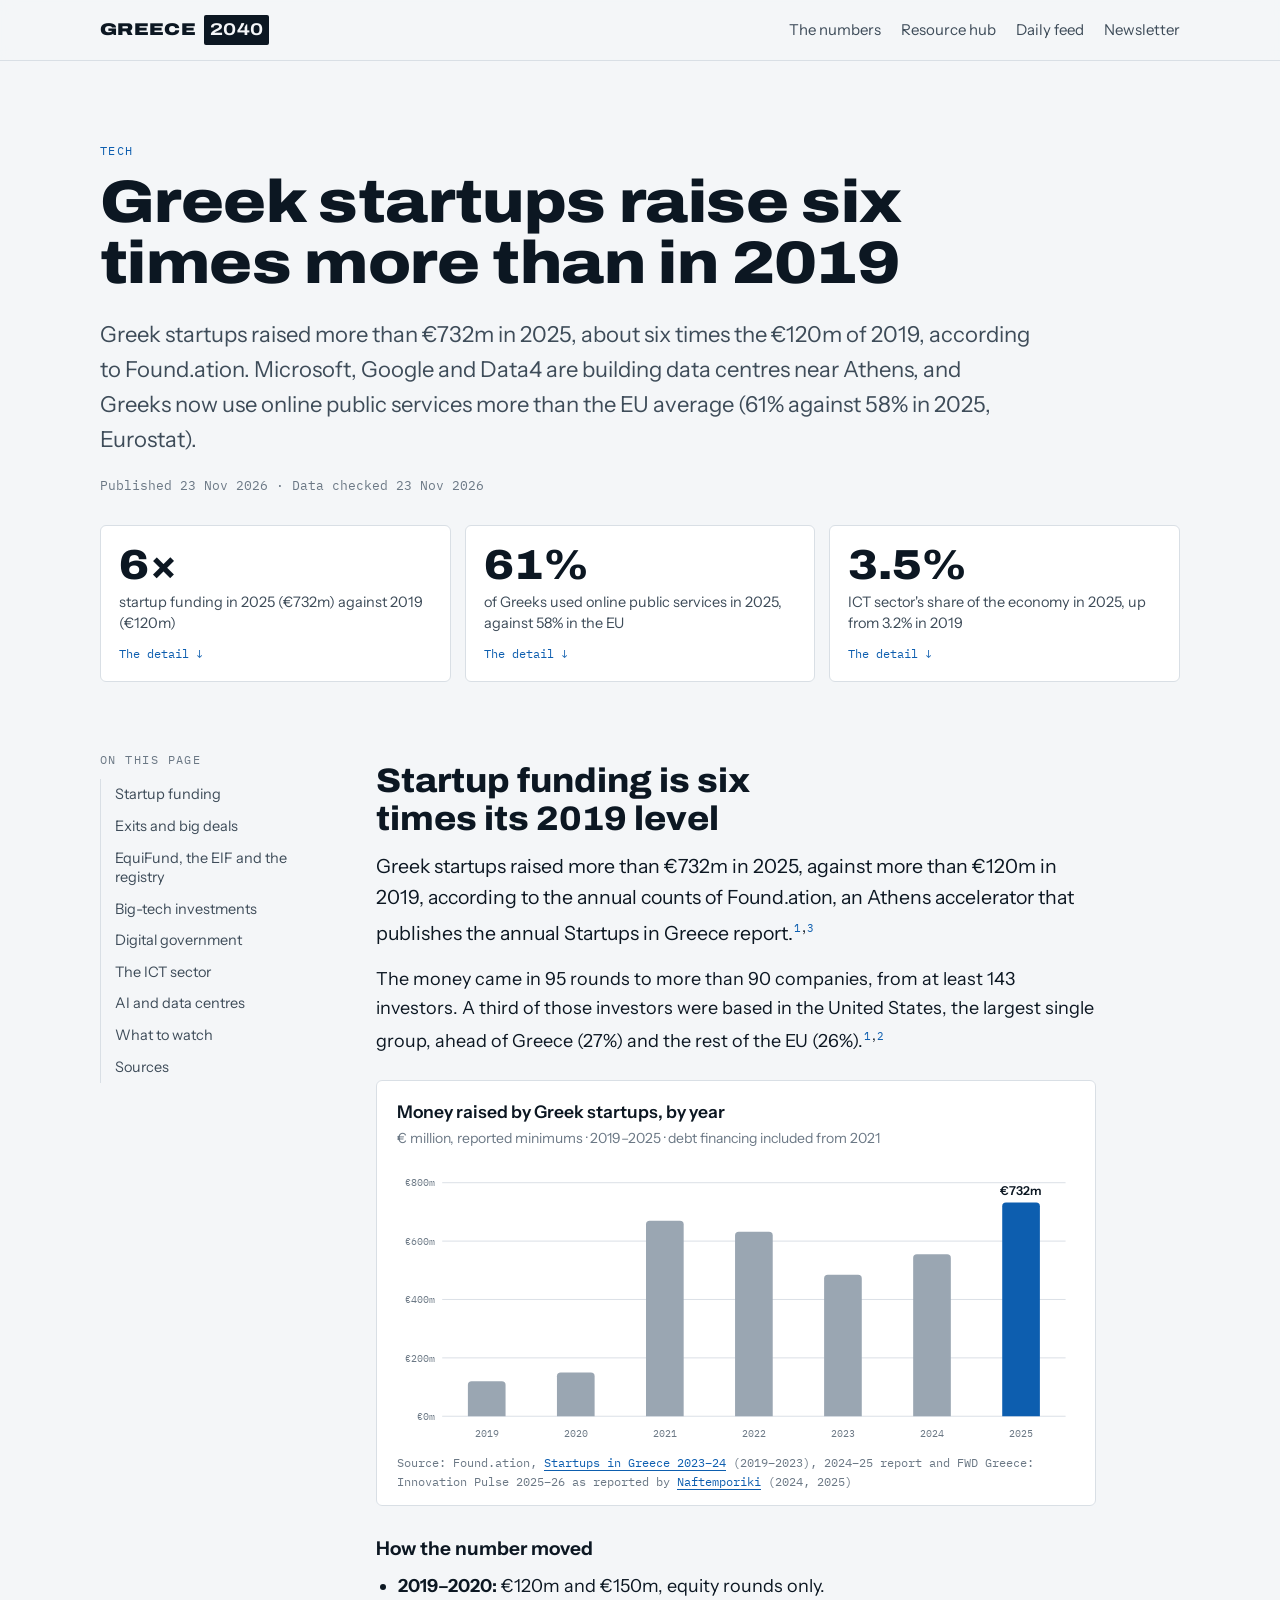
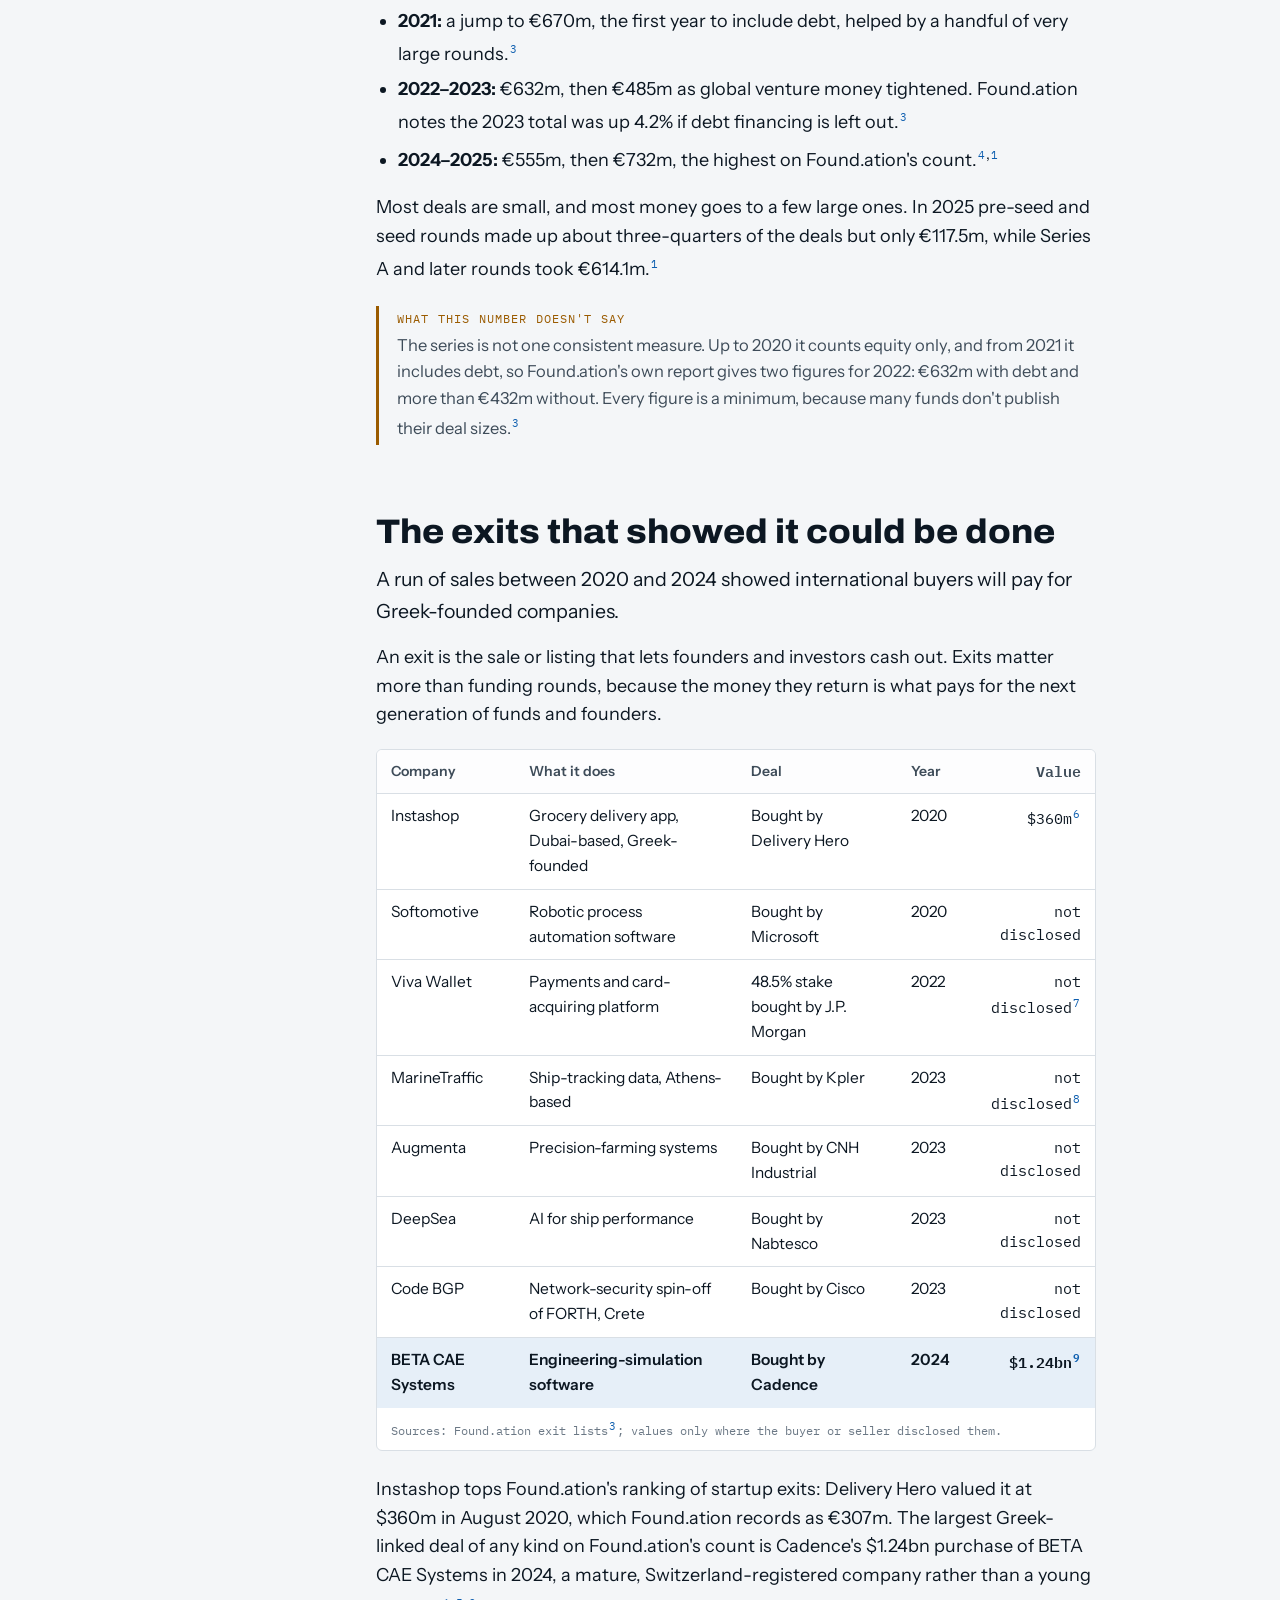
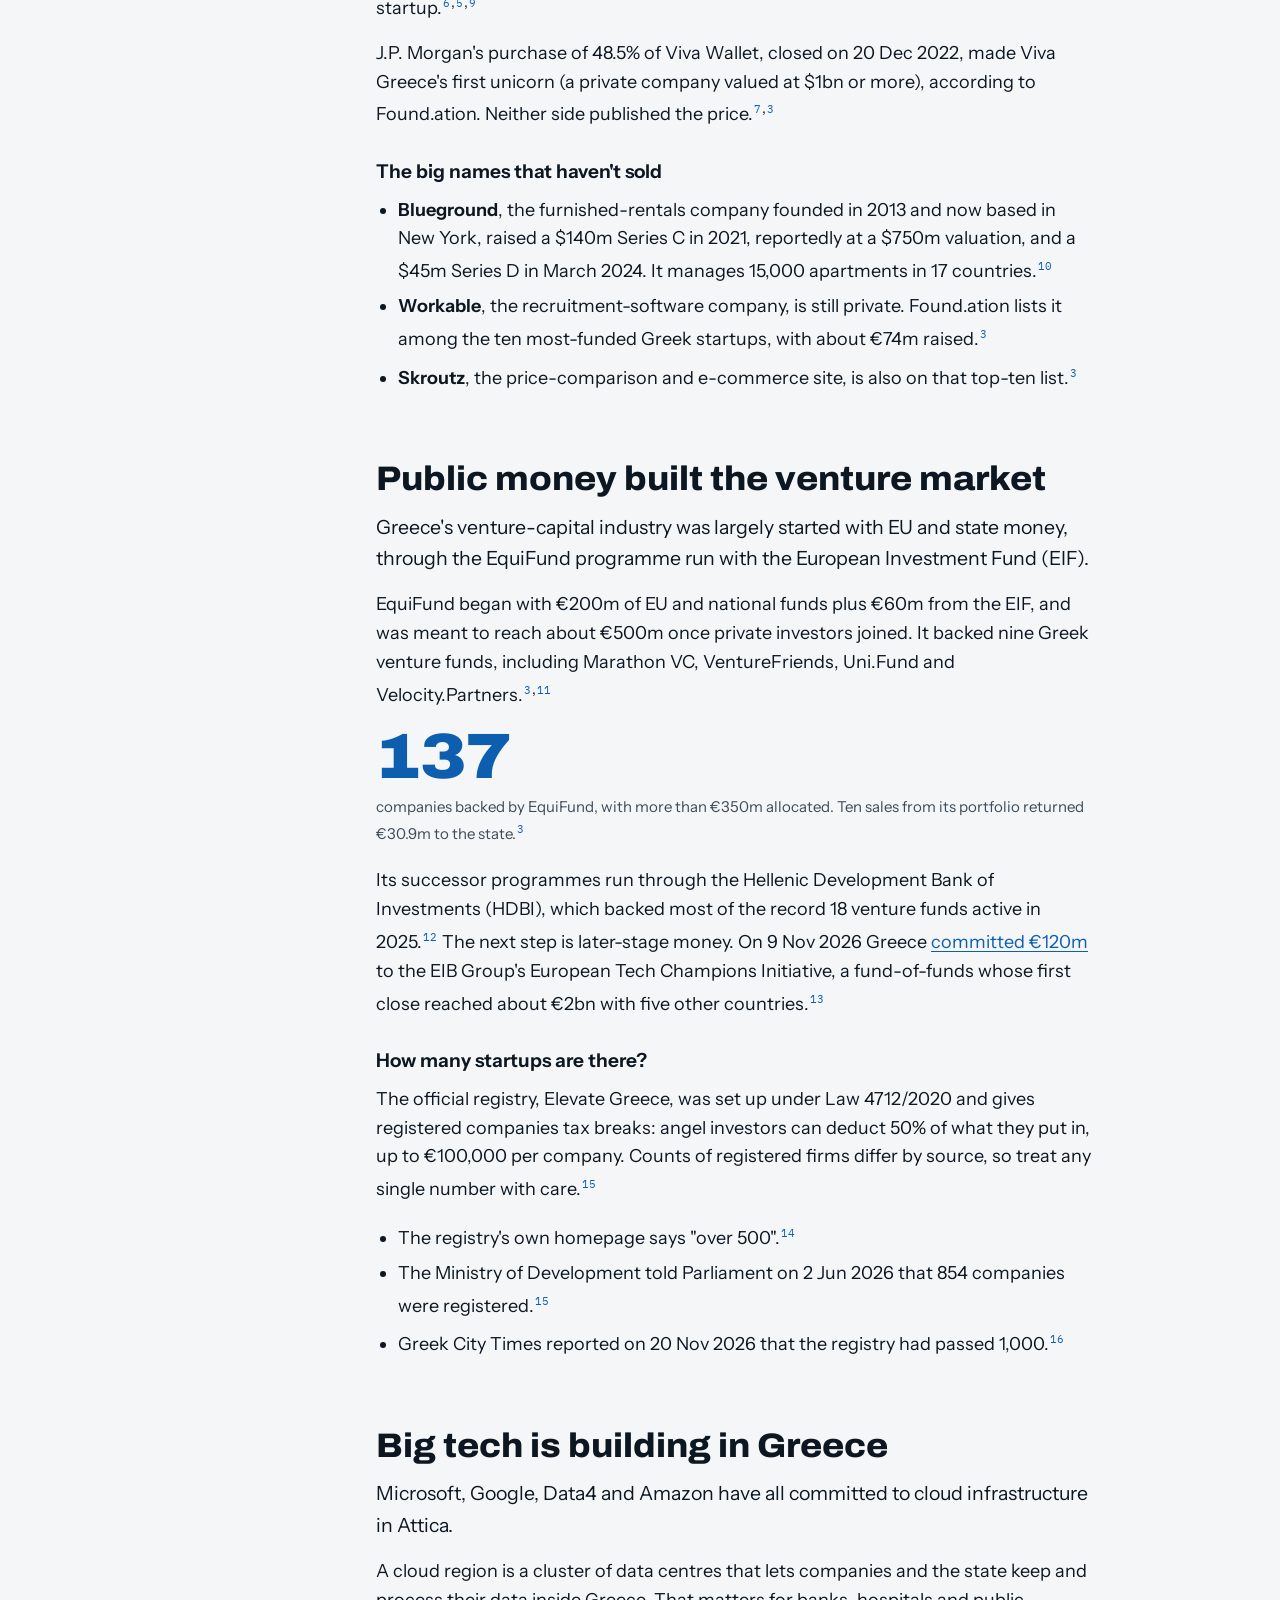
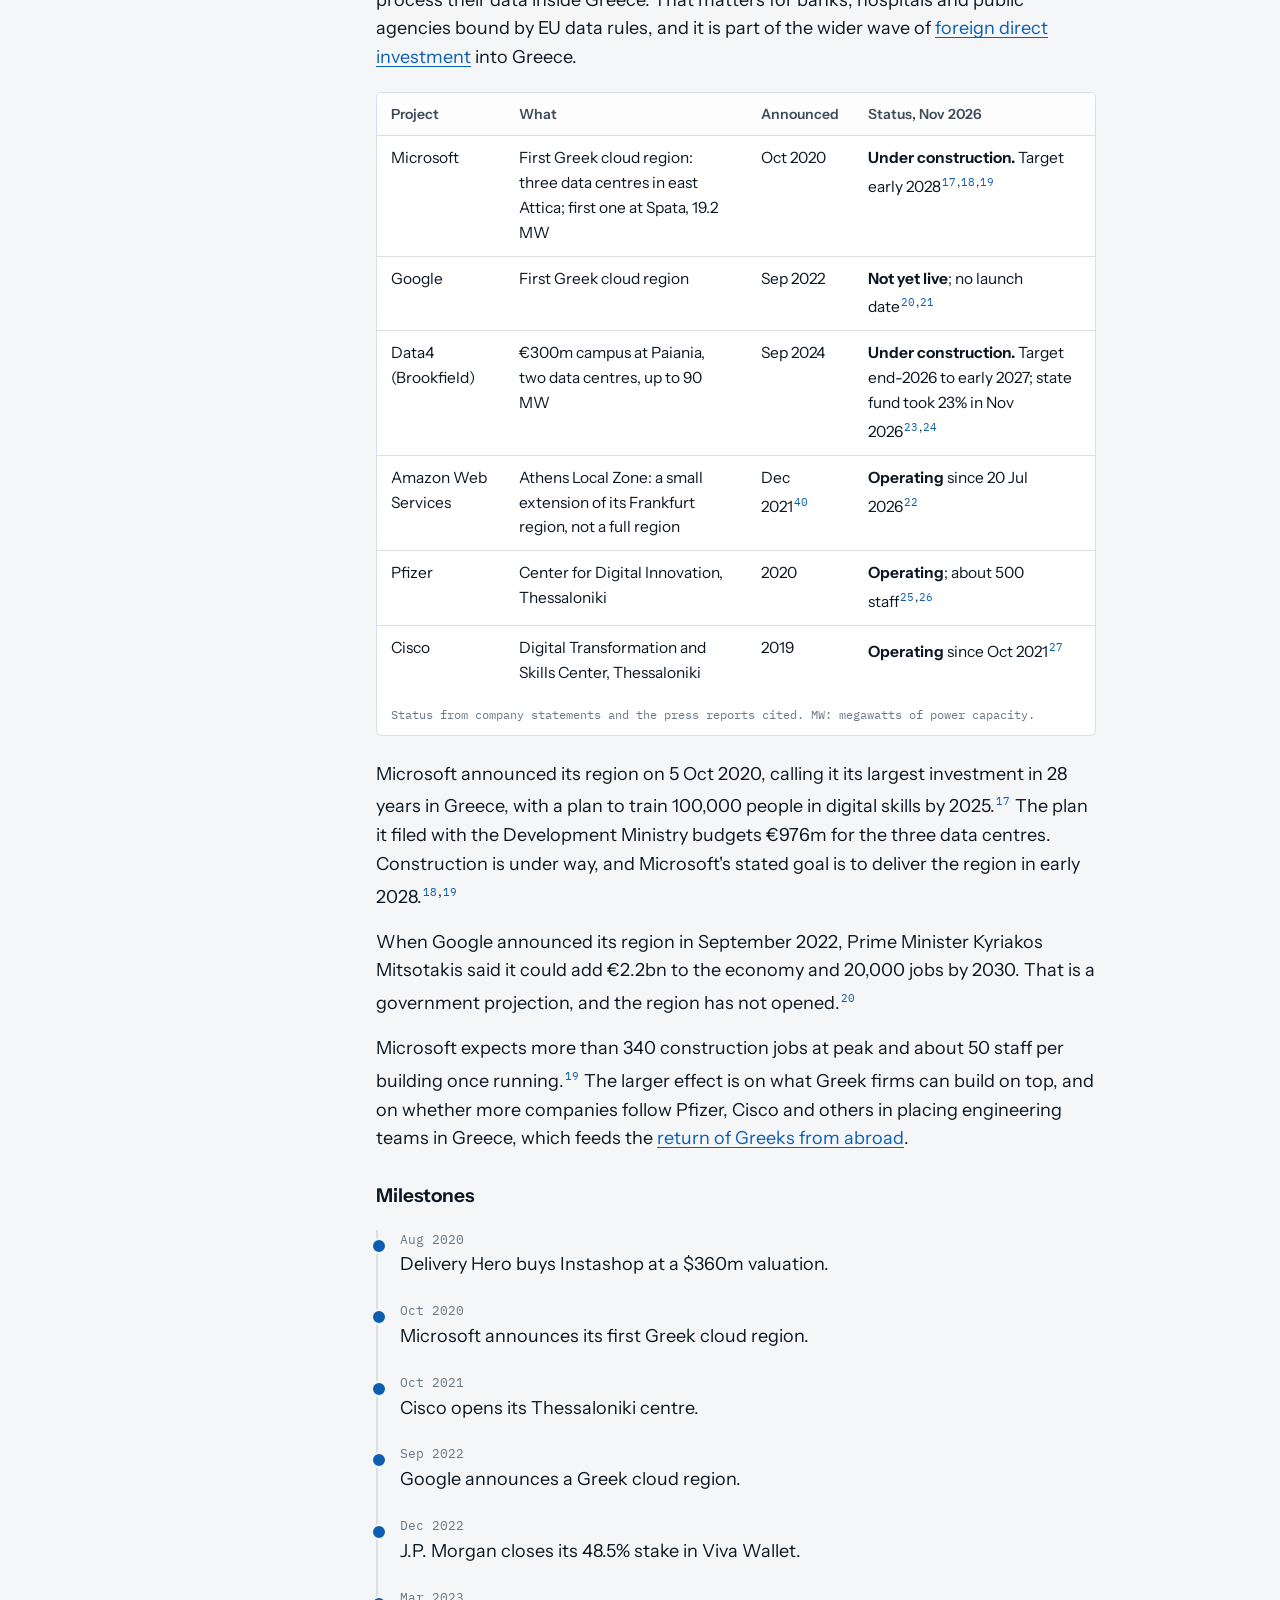
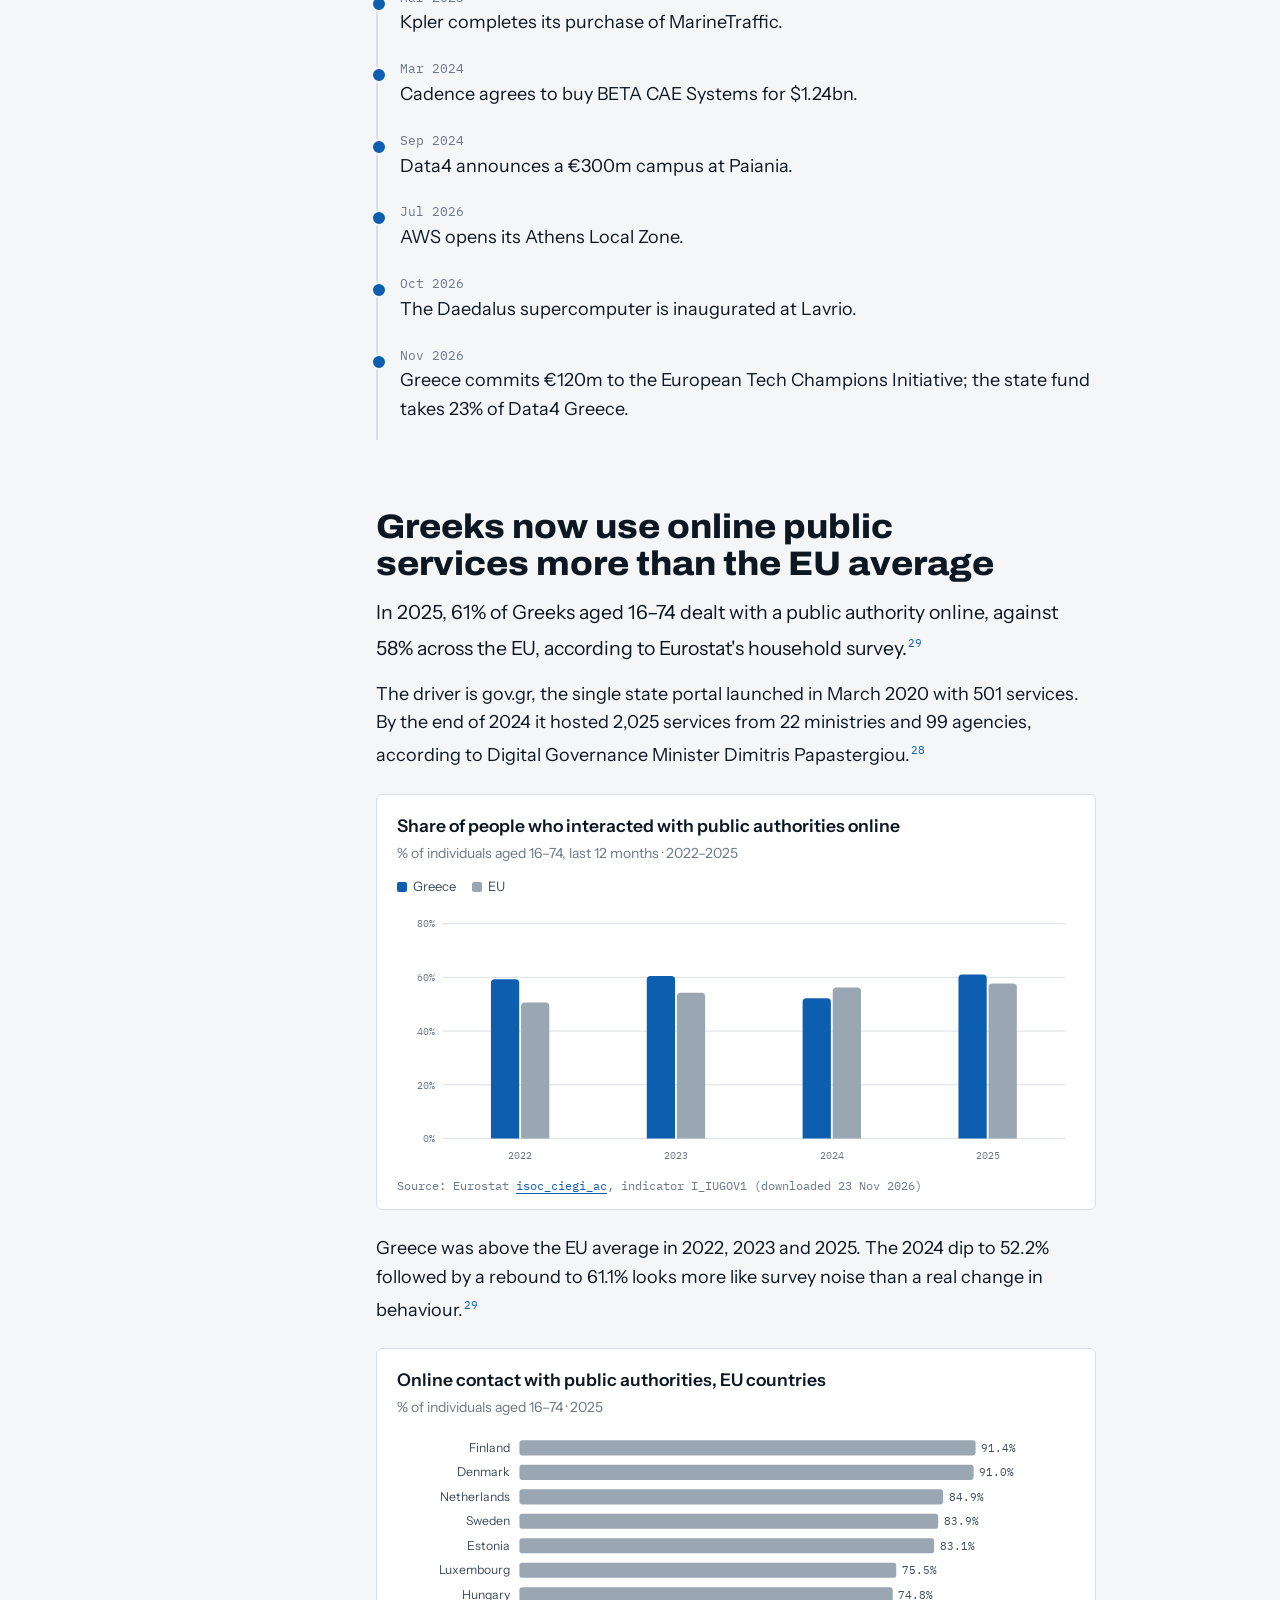
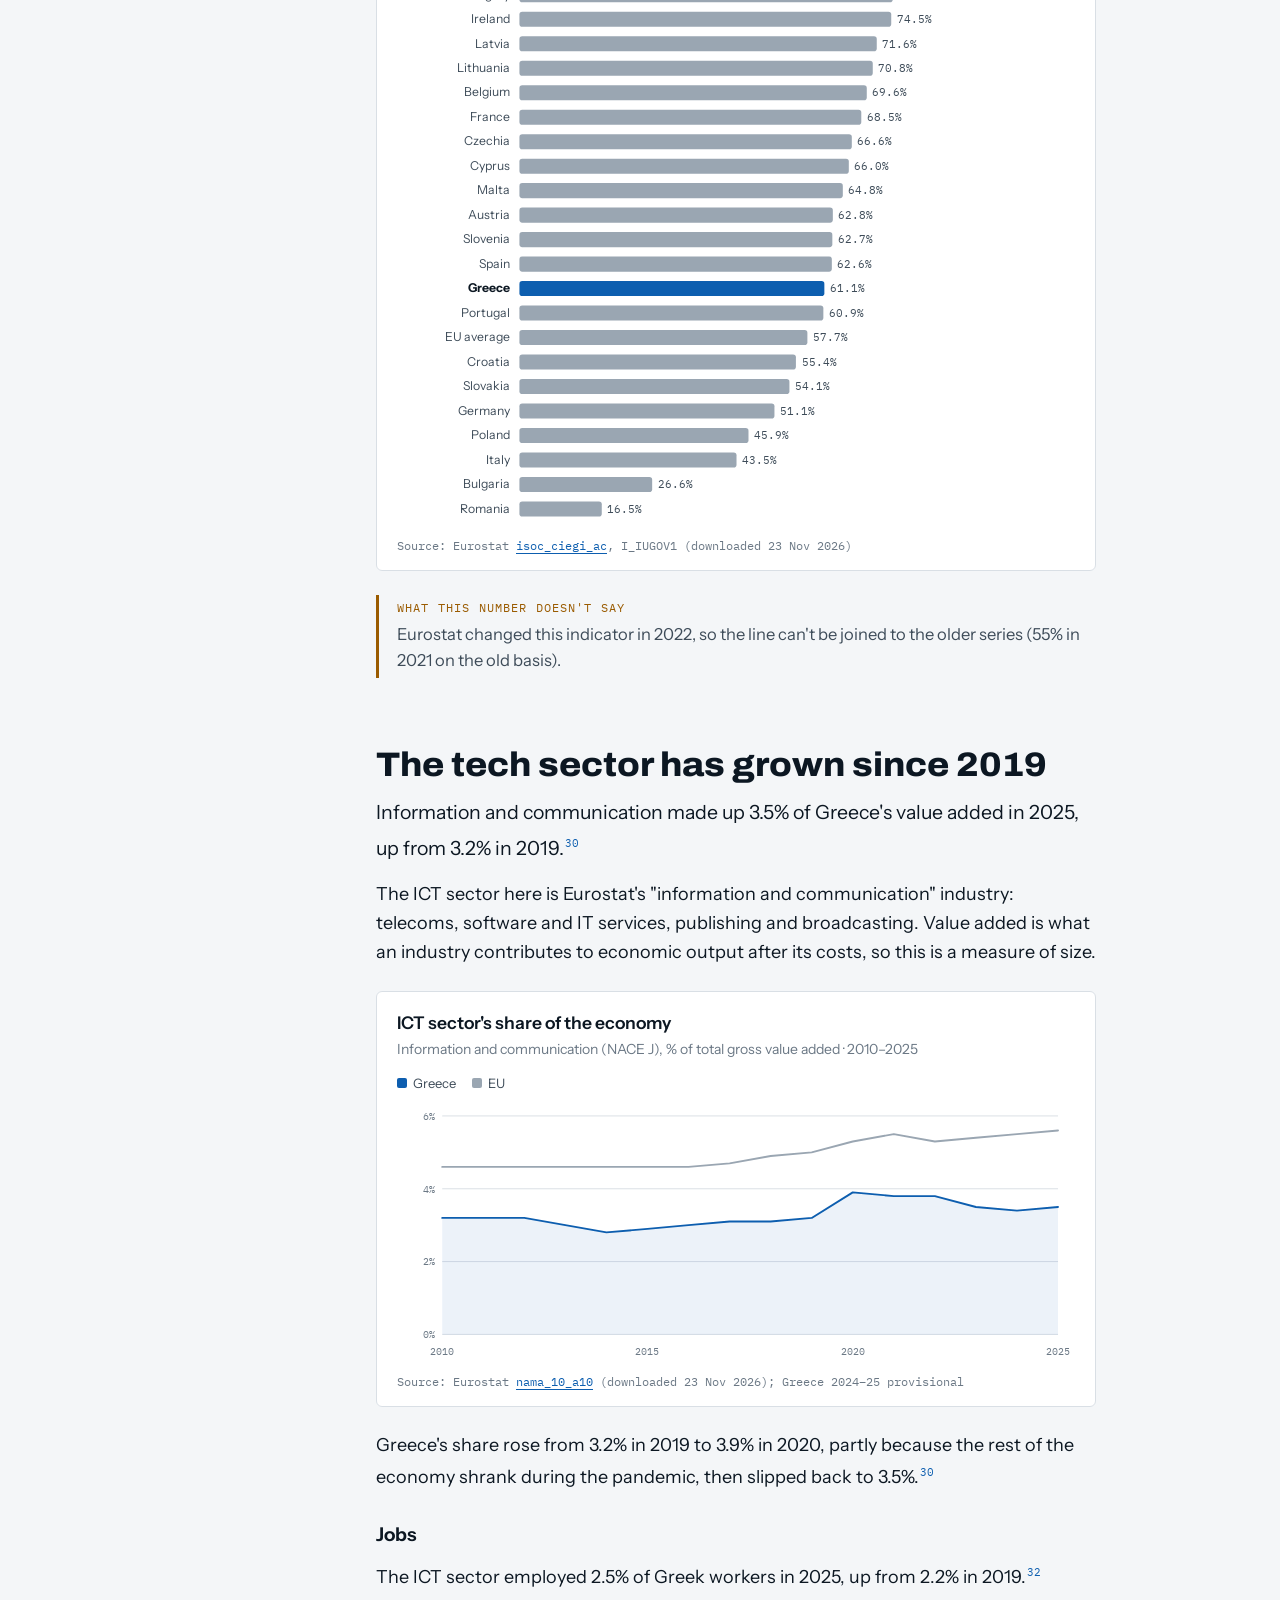
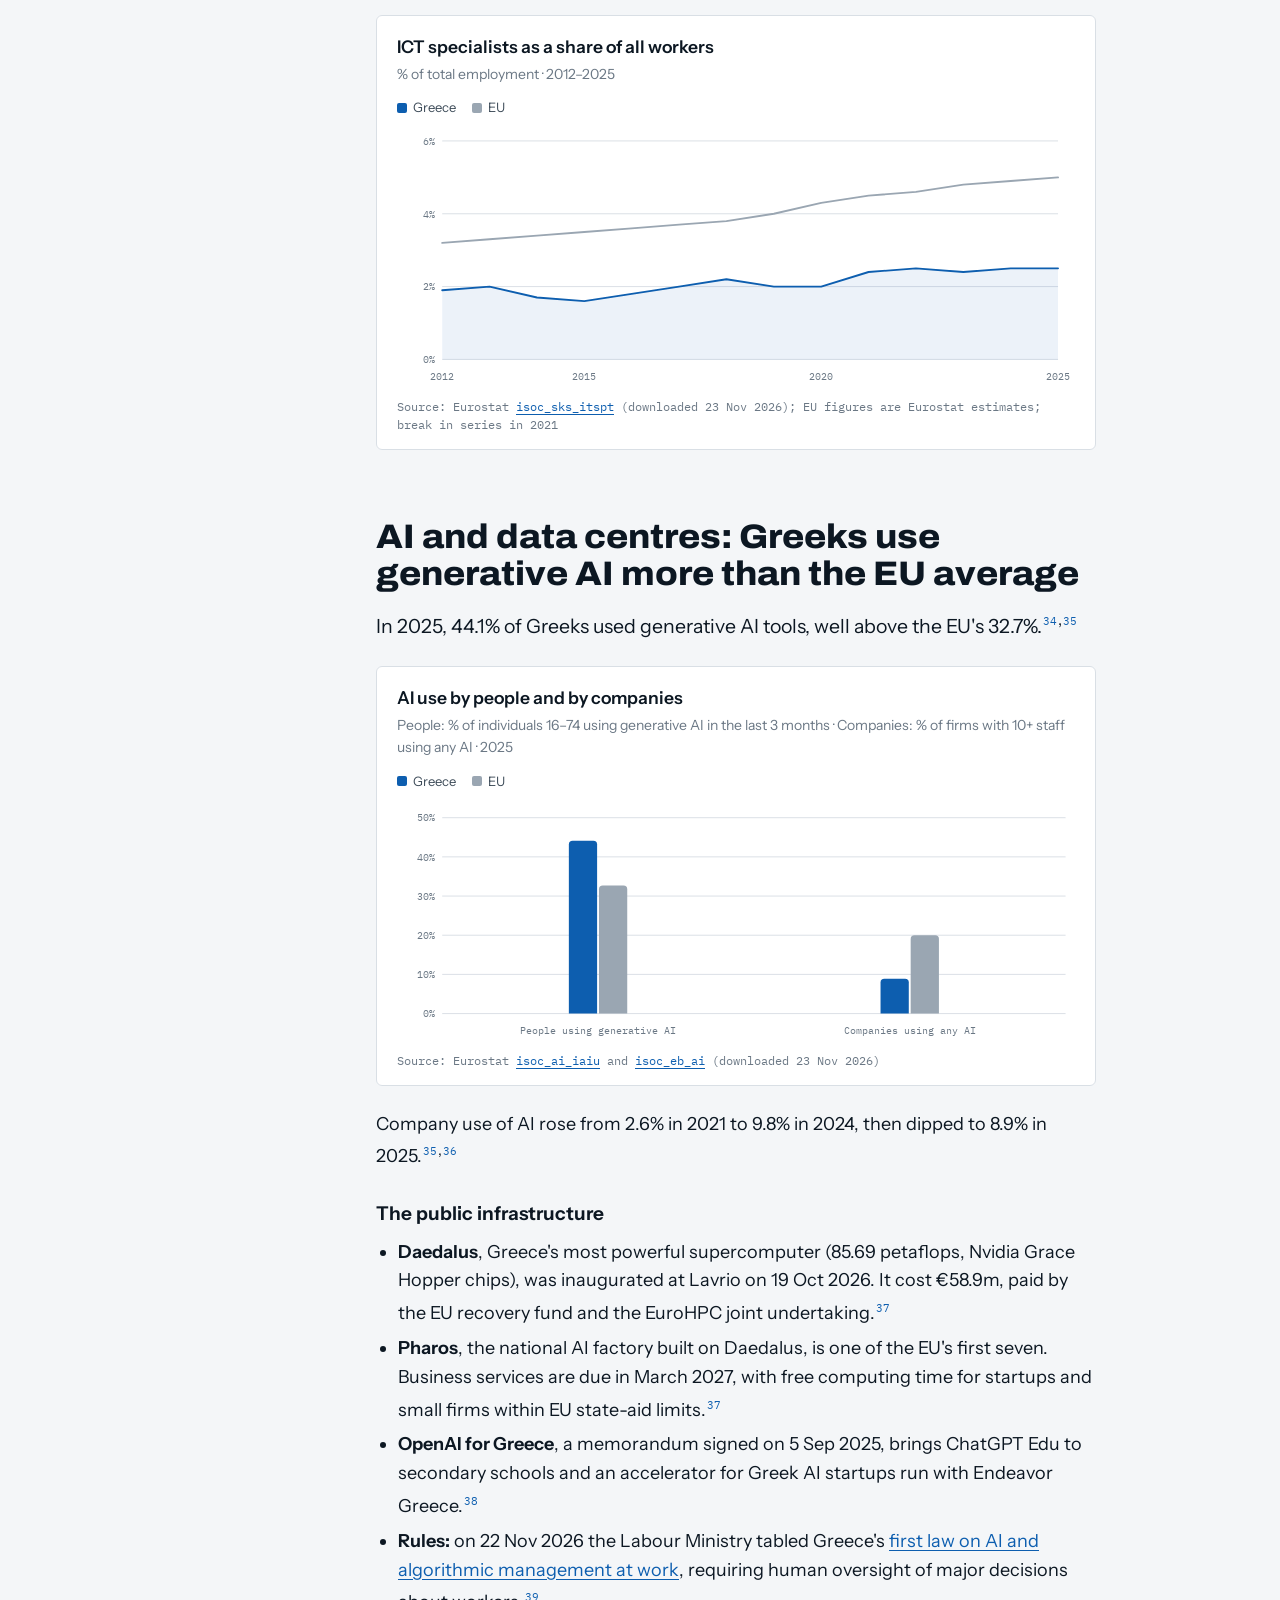
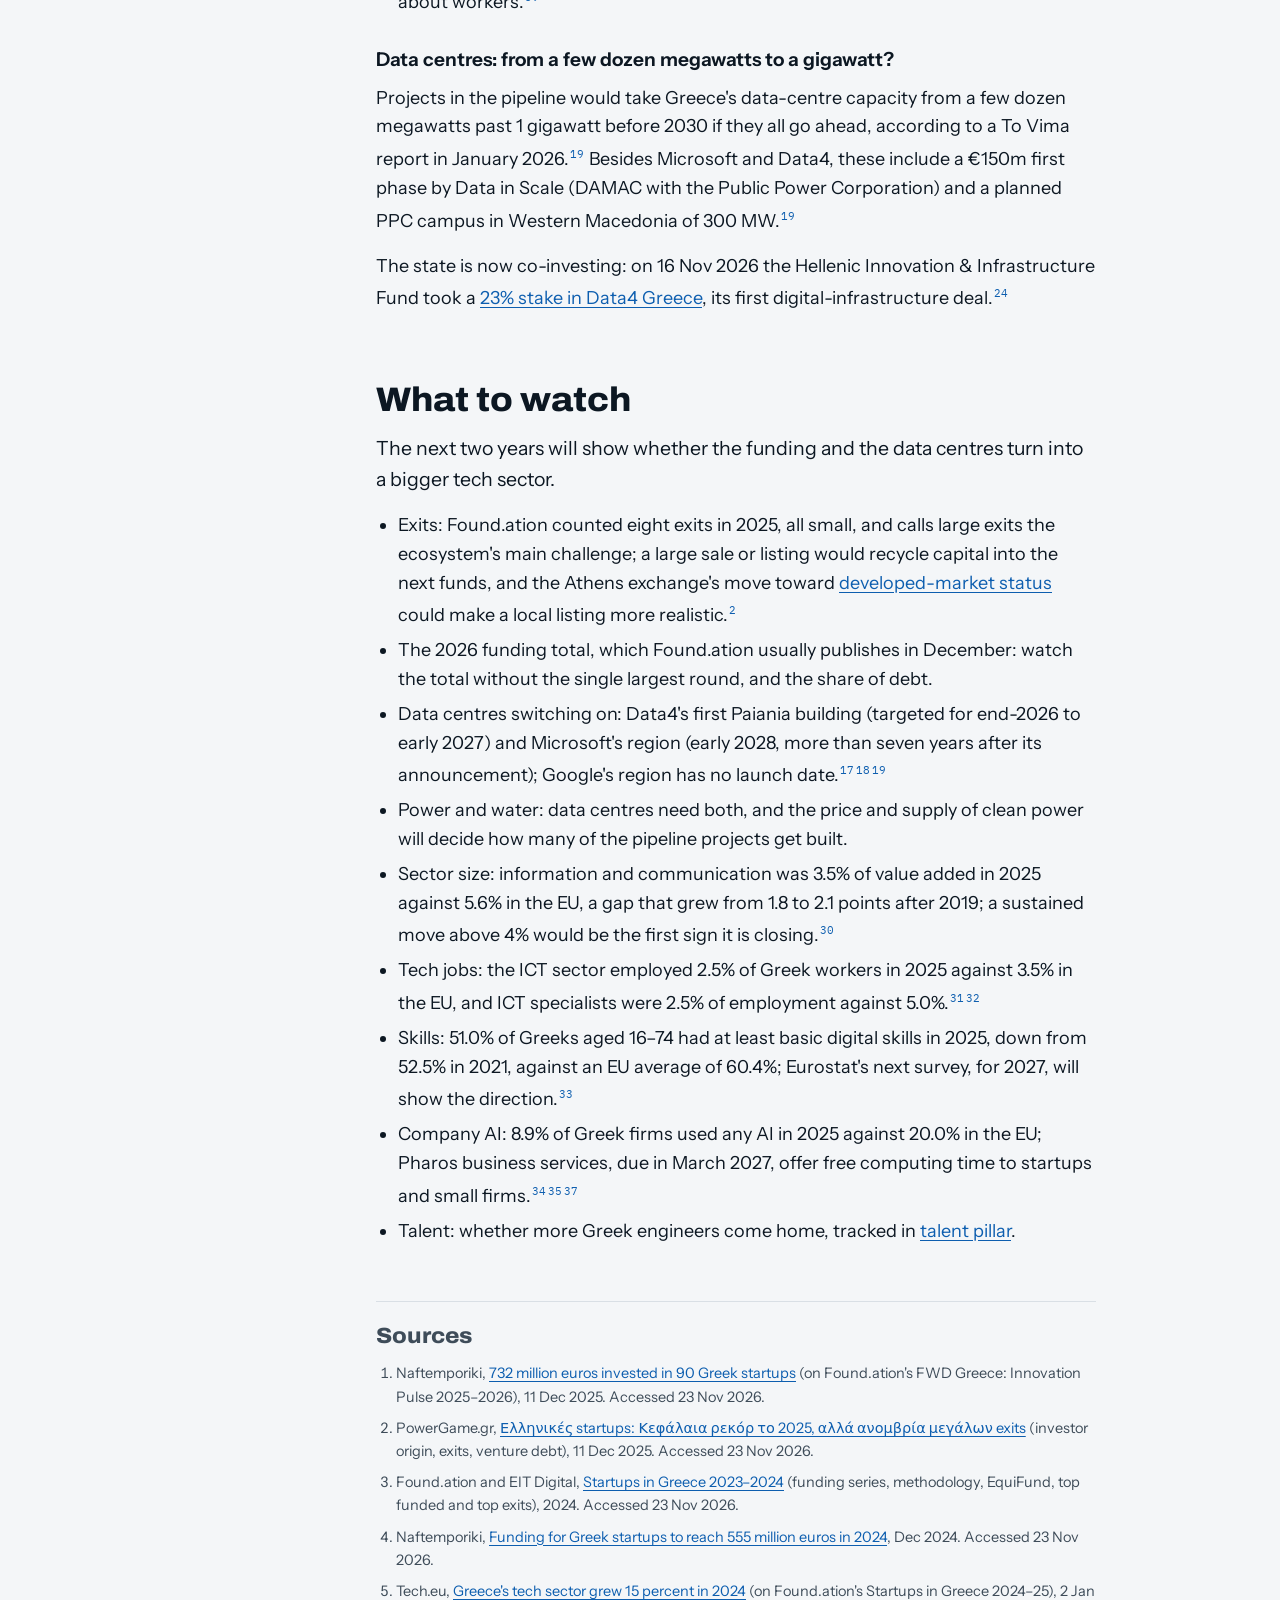
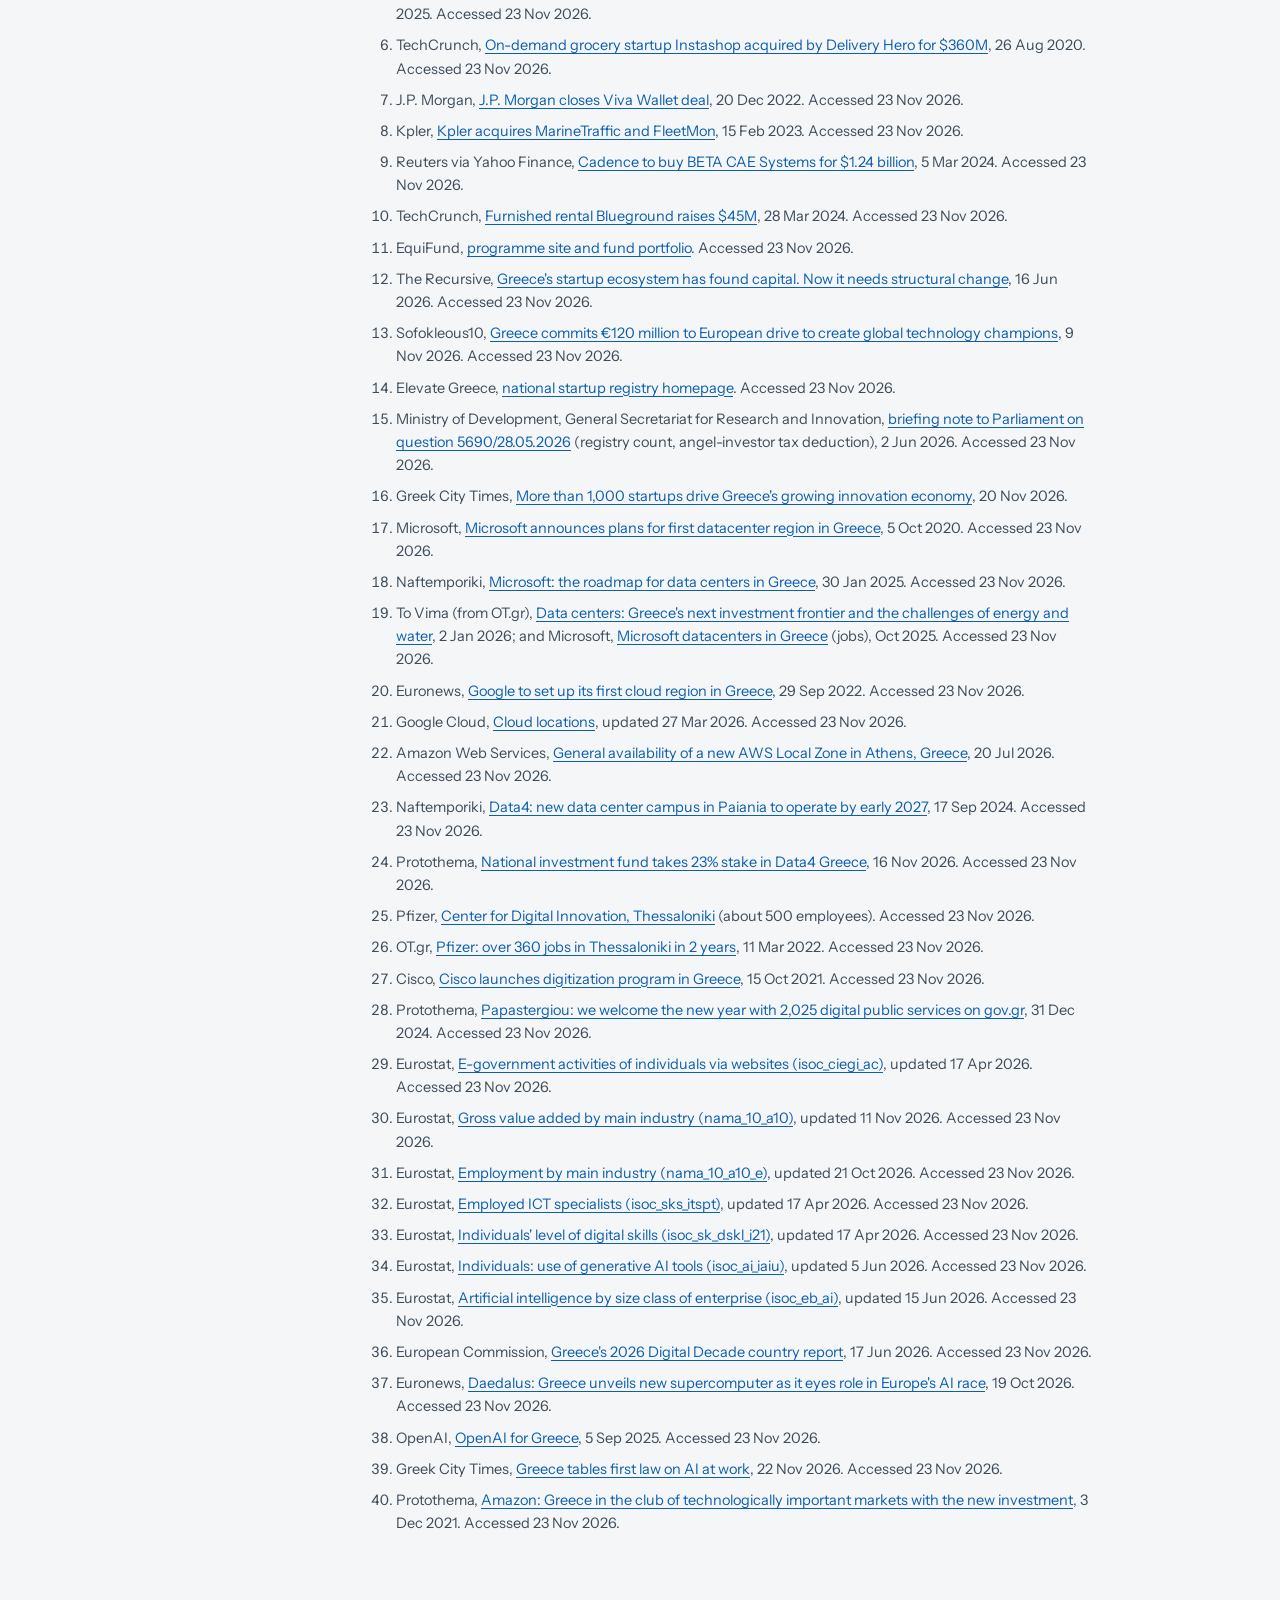
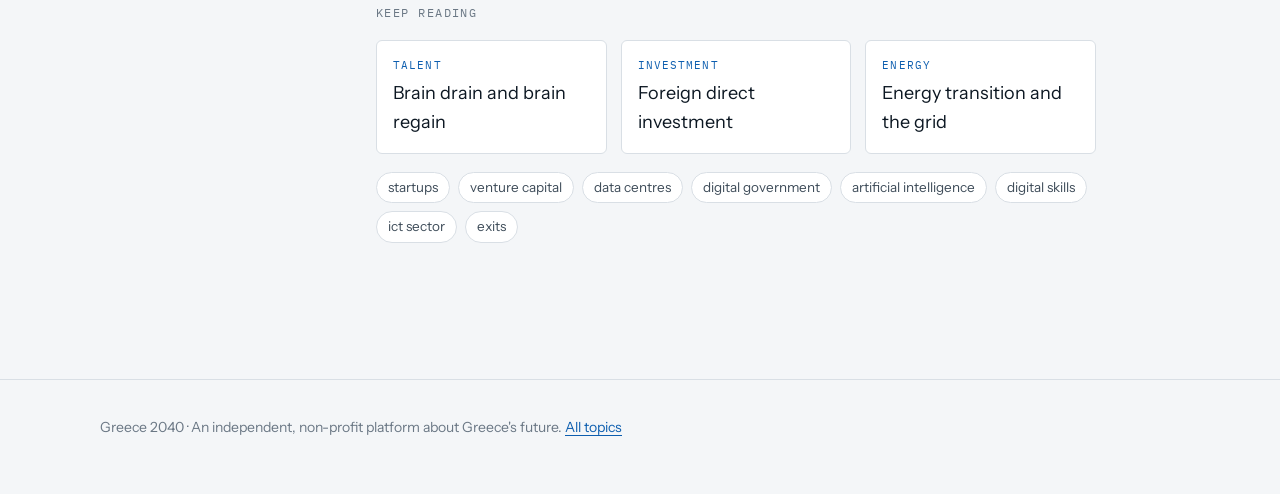
<file: pillars/tech.html>
<!doctype html>
<html lang="en">
<head>
<meta charset="utf-8">
<meta name="viewport" content="width=device-width, initial-scale=1, viewport-fit=cover">
<title>Startups and the tech sector · Greece 2040</title>
<meta name="description" content="Greek startups raised more than €732m in 2025, six times the 2019 level.">
<meta property="og:title" content="Startups and the tech sector · Greece 2040">
<meta property="og:description" content="Startup funding six times its 2019 level and big-tech data centres under construction.">
<meta property="og:type" content="article">
<meta name="theme-color" content="#0C1722">
<link rel="icon" href="data:image/svg+xml,%3Csvg xmlns='http://www.w3.org/2000/svg' viewBox='0 0 64 64'%3E%3Crect width='64' height='64' rx='10' fill='%230D5EAF'/%3E%3Ctext x='32' y='44' font-family='Arial' font-weight='900' font-size='30' text-anchor='middle' fill='%23fff'%3EGR%3C/text%3E%3C/svg%3E">
<link rel="preconnect" href="https://fonts.googleapis.com">
<link rel="preconnect" href="https://fonts.gstatic.com" crossorigin>
<link rel="stylesheet" href="https://fonts.googleapis.com/css2?family=Archivo:wdth,wght@62..125,500..900&family=Instrument+Sans:wght@400;500;600;700&family=IBM+Plex+Mono:wght@400;500&display=swap">
<link rel="stylesheet" href="style.css">
<!-- Hub metadata: read by the resource hub. Keep it valid JSON. -->
<script type="application/json" id="g40-meta">
{
  "slug": "tech",
  "title": "Startups and the tech sector",
  "category": "Tech",
  "summary": "Greek startups raised more than €732m in 2025, about six times the €120m of 2019, according to Found.ation. Microsoft, Google and Data4 are building data centres near Athens, and Greeks now use online public services more than the EU average (61% against 58% in 2025, Eurostat).",
  "tags": ["startups", "venture capital", "data centres", "digital government", "artificial intelligence", "digital skills", "ict sector", "exits"],
  "updated": "2026-11-23",
  "sections": [
    { "id": "startup-funding", "title": "Startup funding is six times its 2019 level", "number": "€732m (2025)" },
    { "id": "exits", "title": "The exits that showed it could be done", "number": "$360m Instashop" },
    { "id": "funding-system", "title": "Public money built the venture market", "number": "137 companies (EquiFund)" },
    { "id": "big-tech", "title": "Big tech is building in Greece", "number": "early 2028 (Microsoft)" },
    { "id": "digital-government", "title": "Greeks now use online public services more than the EU average", "number": "61% vs 58%" },
    { "id": "ict-gap", "title": "The tech sector has grown since 2019", "number": "3.5%" },
    
    { "id": "ai-data-centres", "title": "AI and data centres: Greeks use generative AI more than the EU average", "number": "44.1% vs 32.7%" },
    { "id": "watch", "title": "What to watch", "number": "" }
  ]
}
</script>
<!--BUILD:seo--><link rel="canonical" href="https://greece2040.com/pillars/tech.html">
<meta property="og:url" content="https://greece2040.com/pillars/tech.html">
<meta property="og:site_name" content="Greece 2040">
<script type="application/ld+json">{"@context": "https://schema.org", "@type": "Article", "headline": "Startups and the tech sector", "description": "Greek startups raised more than €732m in 2025, about six times the €120m of 2019, according to Found.ation. Microsoft, Google and Data4 are building data centres near Athens, and Greeks now use online public services more than the EU average (61% against 58% in 2025, Eurostat).", "datePublished": "2026-11-23", "dateModified": "2026-11-23", "inLanguage": "en", "about": "Tech", "keywords": "startups, venture capital, data centres, digital government, artificial intelligence, digital skills, ict sector, exits", "mainEntityOfPage": "https://greece2040.com/pillars/tech.html", "author": {"@type": "Organization", "name": "Greece 2040", "url": "https://greece2040.com/", "description": "An independent, non-profit platform about Greece's future."}, "publisher": {"@type": "Organization", "name": "Greece 2040", "url": "https://greece2040.com/", "description": "An independent, non-profit platform about Greece's future."}, "isPartOf": {"@type": "WebSite", "name": "Greece 2040", "url": "https://greece2040.com/"}}</script>
<!--/BUILD:seo-->
</head>
<body>
<header class="bar">
  <div class="wrap">
    <a class="mark" href="../index.html" aria-label="Greece 2040 home">GREECE <b>2040</b></a>
    <button class="menu-btn" type="button" aria-expanded="false" aria-controls="site-nav" onclick="var o=this.closest('.bar').classList.toggle('menu-open');this.setAttribute('aria-expanded',o)"><i></i>Menu</button>
    <nav id="site-nav" aria-label="Site">
      <a href="../index.html#picture">The numbers</a>
      <a href="../hub.html">Resource hub</a>
      <a href="../index.html#feed">Daily feed</a>
      <a href="../index.html#signup">Newsletter</a>
    </nav>
  </div>
</header>

<main>
  <div class="wrap p-head">
    <div class="tag">Tech</div>
    <h1>Greek startups raise six times more than in 2019</h1>
    <p class="answer">Greek startups raised more than €732m in 2025, about six times the €120m of 2019, according to Found.ation. Microsoft, Google and Data4 are building data centres near Athens, and Greeks now use online public services more than the EU average (61% against 58% in 2025, Eurostat).</p>
    <div class="dates">Published 23 Nov 2026 · Data checked 23 Nov 2026</div>

    <div class="stat-strip">
      <a href="#startup-funding"><span class="n">6×</span><span class="l">startup funding in 2025 (€732m) against 2019 (€120m)</span><span class="go">The detail ↓</span></a>
      <a href="#digital-government"><span class="n">61%</span><span class="l">of Greeks used online public services in 2025, against 58% in the EU</span><span class="go">The detail ↓</span></a>
      <a href="#ict-gap"><span class="n">3.5%</span><span class="l">ICT sector's share of the economy in 2025, up from 3.2% in 2019</span><span class="go">The detail ↓</span></a>
    </div>
  </div>

  <div class="wrap p-body">
    <nav class="toc" aria-label="On this page">
      <div class="eyebrow">On this page</div>
      <ol>
        <li><a href="#startup-funding">Startup funding</a></li>
        <li><a href="#exits">Exits and big deals</a></li>
        <li><a href="#funding-system">EquiFund, the EIF and the registry</a></li>
        <li><a href="#big-tech">Big-tech investments</a></li>
        <li><a href="#digital-government">Digital government</a></li>
        <li><a href="#ict-gap">The ICT sector</a></li>
        <li><a href="#ai-data-centres">AI and data centres</a></li>
        <li><a href="#watch">What to watch</a></li>
        <li><a href="#sources">Sources</a></li>
      </ol>
    </nav>

    <article>
      <section id="startup-funding">
        <h2>Startup funding is six times its 2019 level</h2>
        <p class="lead">Greek startups raised more than €732m in 2025, against more than €120m in 2019, according to the annual counts of Found.ation, an Athens accelerator that publishes the annual Startups in Greece report.<sup class="ref"><a href="#s1">1</a>,<a href="#s3">3</a></sup></p>
        <p>The money came in 95 rounds to more than 90 companies, from at least 143 investors. A third of those investors were based in the United States, the largest single group, ahead of Greece (27%) and the rest of the EU (26%).<sup class="ref"><a href="#s1">1</a>,<a href="#s2">2</a></sup></p>

        <figure class="chart" id="chart-funding">
          <h3>Money raised by Greek startups, by year</h3>
          <p class="sub">€ million, reported minimums · 2019–2025 · debt financing included from 2021</p>
          <svg viewBox="0 0 720 300" role="img" aria-label="Bar chart of money raised by Greek startups: 2019 €120m, 2020 €150m, 2021 €670m, 2022 €632m, 2023 €485m, 2024 €555m, 2025 €732m."></svg>
          <figcaption class="foot">Source: Found.ation, <a href="https://professionalschool.eitdigital.eu/fileadmin/2024/publications/Foundation-Startups-in-Greece-report-2023-2024.pdf">Startups in Greece 2023–24</a> (2019–2023), 2024–25 report and FWD Greece: Innovation Pulse 2025–26 as reported by <a href="https://naftemporiki.gr/english/1855496/start-ups-funding-for-greek-startups-to-reach-555-million-euros-in-2024">Naftemporiki</a> (2024, 2025)</figcaption>
        </figure>

        <h3>How the number moved</h3>
        <ul>
          <li><strong>2019–2020:</strong> €120m and €150m, equity rounds only.</li>
          <li><strong>2021:</strong> a jump to €670m, the first year to include debt, helped by a handful of very large rounds.<sup class="ref"><a href="#s3">3</a></sup></li>
          <li><strong>2022–2023:</strong> €632m, then €485m as global venture money tightened. Found.ation notes the 2023 total was up 4.2% if debt financing is left out.<sup class="ref"><a href="#s3">3</a></sup></li>
          <li><strong>2024–2025:</strong> €555m, then €732m, the highest on Found.ation's count.<sup class="ref"><a href="#s4">4</a>,<a href="#s1">1</a></sup></li>
        </ul>
        <p>Most deals are small, and most money goes to a few large ones. In 2025 pre-seed and seed rounds made up about three-quarters of the deals but only €117.5m, while Series A and later rounds took €614.1m.<sup class="ref"><a href="#s1">1</a></sup></p>

        <div class="caveat"><span class="k">What this number doesn't say</span>
          <p>The series is not one consistent measure. Up to 2020 it counts equity only, and from 2021 it includes debt, so Found.ation's own report gives two figures for 2022: €632m with debt and more than €432m without. Every figure is a minimum, because many funds don't publish their deal sizes.<sup class="ref"><a href="#s3">3</a></sup></p>
        </div>
      </section>

      <section id="exits">
        <h2>The exits that showed it could be done</h2>
        <p class="lead">A run of sales between 2020 and 2024 showed international buyers will pay for Greek-founded companies.</p>
        <p>An exit is the sale or listing that lets founders and investors cash out. Exits matter more than funding rounds, because the money they return is what pays for the next generation of funds and founders.</p>

        <div class="table-wrap">
          <table>
            <thead><tr><th>Company</th><th>What it does</th><th>Deal</th><th>Year</th><th class="num">Value</th></tr></thead>
            <tbody>
              <tr><td>Instashop</td><td>Grocery delivery app, Dubai-based, Greek-founded</td><td>Bought by Delivery Hero</td><td>2020</td><td class="num">$360m<sup class="ref"><a href="#s6">6</a></sup></td></tr>
              <tr><td>Softomotive</td><td>Robotic process automation software</td><td>Bought by Microsoft</td><td>2020</td><td class="num">not disclosed</td></tr>
              <tr><td>Viva Wallet</td><td>Payments and card-acquiring platform</td><td>48.5% stake bought by J.P. Morgan</td><td>2022</td><td class="num">not disclosed<sup class="ref"><a href="#s7">7</a></sup></td></tr>
              <tr><td>MarineTraffic</td><td>Ship-tracking data, Athens-based</td><td>Bought by Kpler</td><td>2023</td><td class="num">not disclosed<sup class="ref"><a href="#s8">8</a></sup></td></tr>
              <tr><td>Augmenta</td><td>Precision-farming systems</td><td>Bought by CNH Industrial</td><td>2023</td><td class="num">not disclosed</td></tr>
              <tr><td>DeepSea</td><td>AI for ship performance</td><td>Bought by Nabtesco</td><td>2023</td><td class="num">not disclosed</td></tr>
              <tr><td>Code BGP</td><td>Network-security spin-off of FORTH, Crete</td><td>Bought by Cisco</td><td>2023</td><td class="num">not disclosed</td></tr>
              <tr class="hl"><td>BETA CAE Systems</td><td>Engineering-simulation software</td><td>Bought by Cadence</td><td>2024</td><td class="num">$1.24bn<sup class="ref"><a href="#s9">9</a></sup></td></tr>
            </tbody>
            <caption>Sources: Found.ation exit lists<sup class="ref"><a href="#s3">3</a></sup>; values only where the buyer or seller disclosed them.</caption>
          </table>
        </div>

        <p>Instashop tops Found.ation's ranking of startup exits: Delivery Hero valued it at $360m in August 2020, which Found.ation records as €307m. The largest Greek-linked deal of any kind on Found.ation's count is Cadence's $1.24bn purchase of BETA CAE Systems in 2024, a mature, Switzerland-registered company rather than a young startup.<sup class="ref"><a href="#s6">6</a>,<a href="#s5">5</a>,<a href="#s9">9</a></sup></p>
        <p>J.P. Morgan's purchase of 48.5% of Viva Wallet, closed on 20 Dec 2022, made Viva Greece's first unicorn (a private company valued at $1bn or more), according to Found.ation. Neither side published the price.<sup class="ref"><a href="#s7">7</a>,<a href="#s3">3</a></sup></p>

        <h3>The big names that haven't sold</h3>
        <ul>
          <li><strong>Blueground</strong>, the furnished-rentals company founded in 2013 and now based in New York, raised a $140m Series C in 2021, reportedly at a $750m valuation, and a $45m Series D in March 2024. It manages 15,000 apartments in 17 countries.<sup class="ref"><a href="#s10">10</a></sup></li>
          <li><strong>Workable</strong>, the recruitment-software company, is still private. Found.ation lists it among the ten most-funded Greek startups, with about €74m raised.<sup class="ref"><a href="#s3">3</a></sup></li>
          <li><strong>Skroutz</strong>, the price-comparison and e-commerce site, is also on that top-ten list.<sup class="ref"><a href="#s3">3</a></sup></li>
        </ul>

      </section>

      <section id="funding-system">
        <h2>Public money built the venture market</h2>
        <p class="lead">Greece's venture-capital industry was largely started with EU and state money, through the EquiFund programme run with the European Investment Fund (EIF).</p>
        <p>EquiFund began with €200m of EU and national funds plus €60m from the EIF, and was meant to reach about €500m once private investors joined. It backed nine Greek venture funds, including Marathon VC, VentureFriends, Uni.Fund and Velocity.Partners.<sup class="ref"><a href="#s3">3</a>,<a href="#s11">11</a></sup></p>

        <div class="big-number">137</div>
        <p class="cap">companies backed by EquiFund, with more than €350m allocated. Ten sales from its portfolio returned €30.9m to the state.<sup class="ref"><a href="#s3">3</a></sup></p>

        <p>Its successor programmes run through the Hellenic Development Bank of Investments (HDBI), which backed most of the record 18 venture funds active in 2025.<sup class="ref"><a href="#s12">12</a></sup> The next step is later-stage money. On 9 Nov 2026 Greece <a href="https://sofokleous10.gr/2026/11/09/greece-commits-e120-million-to-european-drive-to-create-global-technology-champions/">committed €120m</a> to the EIB Group's European Tech Champions Initiative, a fund-of-funds whose first close reached about €2bn with five other countries.<sup class="ref"><a href="#s13">13</a></sup></p>

        <h3>How many startups are there?</h3>
        <p>The official registry, Elevate Greece, was set up under Law 4712/2020 and gives registered companies tax breaks: angel investors can deduct 50% of what they put in, up to €100,000 per company. Counts of registered firms differ by source, so treat any single number with care.<sup class="ref"><a href="#s15">15</a></sup></p>
        <ul>
          <li>The registry's own homepage says "over 500".<sup class="ref"><a href="#s14">14</a></sup></li>
          <li>The Ministry of Development told Parliament on 2 Jun 2026 that 854 companies were registered.<sup class="ref"><a href="#s15">15</a></sup></li>
          <li>Greek City Times reported on 20 Nov 2026 that the registry had passed 1,000.<sup class="ref"><a href="#s16">16</a></sup></li>
        </ul>
      </section>

      <section id="big-tech">
        <h2>Big tech is building in Greece</h2>
        <p class="lead">Microsoft, Google, Data4 and Amazon have all committed to cloud infrastructure in Attica.</p>
        <p>A cloud region is a cluster of data centres that lets companies and the state keep and process their data inside Greece. That matters for banks, hospitals and public agencies bound by EU data rules, and it is part of the wider wave of <a href="investment.html#fdi-record">foreign direct investment</a> into Greece.</p>

        <div class="table-wrap">
          <table>
            <thead><tr><th>Project</th><th>What</th><th>Announced</th><th>Status, Nov 2026</th></tr></thead>
            <tbody>
              <tr><td>Microsoft</td><td>First Greek cloud region: three data centres in east Attica; first one at Spata, 19.2 MW</td><td>Oct 2020</td><td><strong>Under construction.</strong> Target early 2028<sup class="ref"><a href="#s17">17</a>,<a href="#s18">18</a>,<a href="#s19">19</a></sup></td></tr>
              <tr><td>Google</td><td>First Greek cloud region</td><td>Sep 2022</td><td><strong>Not yet live</strong>; no launch date<sup class="ref"><a href="#s20">20</a>,<a href="#s21">21</a></sup></td></tr>
              <tr><td>Data4 (Brookfield)</td><td>€300m campus at Paiania, two data centres, up to 90 MW</td><td>Sep 2024</td><td><strong>Under construction.</strong> Target end-2026 to early 2027; state fund took 23% in Nov 2026<sup class="ref"><a href="#s23">23</a>,<a href="#s24">24</a></sup></td></tr>
              <tr><td>Amazon Web Services</td><td>Athens Local Zone: a small extension of its Frankfurt region, not a full region</td><td>Dec 2021<sup class="ref"><a href="#s40">40</a></sup></td><td><strong>Operating</strong> since 20 Jul 2026<sup class="ref"><a href="#s22">22</a></sup></td></tr>
              <tr><td>Pfizer</td><td>Center for Digital Innovation, Thessaloniki</td><td>2020</td><td><strong>Operating</strong>; about 500 staff<sup class="ref"><a href="#s25">25</a>,<a href="#s26">26</a></sup></td></tr>
              <tr><td>Cisco</td><td>Digital Transformation and Skills Center, Thessaloniki</td><td>2019</td><td><strong>Operating</strong> since Oct 2021<sup class="ref"><a href="#s27">27</a></sup></td></tr>
            </tbody>
            <caption>Status from company statements and the press reports cited. MW: megawatts of power capacity.</caption>
          </table>
        </div>

        <p>Microsoft announced its region on 5 Oct 2020, calling it its largest investment in 28 years in Greece, with a plan to train 100,000 people in digital skills by 2025.<sup class="ref"><a href="#s17">17</a></sup> The plan it filed with the Development Ministry budgets €976m for the three data centres. Construction is under way, and Microsoft's stated goal is to deliver the region in early 2028.<sup class="ref"><a href="#s18">18</a>,<a href="#s19">19</a></sup></p>
        <p>When Google announced its region in September 2022, Prime Minister Kyriakos Mitsotakis said it could add €2.2bn to the economy and 20,000 jobs by 2030. That is a government projection, and the region has not opened.<sup class="ref"><a href="#s20">20</a></sup></p>
        <p>Microsoft expects more than 340 construction jobs at peak and about 50 staff per building once running.<sup class="ref"><a href="#s19">19</a></sup> The larger effect is on what Greek firms can build on top, and on whether more companies follow Pfizer, Cisco and others in placing engineering teams in Greece, which feeds the <a href="talent.html#arrivals-vs-departures">return of Greeks from abroad</a>.</p>

        <h3>Milestones</h3>
        <ul class="timeline">
          <li><span class="when">Aug 2020</span>Delivery Hero buys Instashop at a $360m valuation.</li>
          <li><span class="when">Oct 2020</span>Microsoft announces its first Greek cloud region.</li>
          <li><span class="when">Oct 2021</span>Cisco opens its Thessaloniki centre.</li>
          <li><span class="when">Sep 2022</span>Google announces a Greek cloud region.</li>
          <li><span class="when">Dec 2022</span>J.P. Morgan closes its 48.5% stake in Viva Wallet.</li>
          <li><span class="when">Mar 2023</span>Kpler completes its purchase of MarineTraffic.</li>
          <li><span class="when">Mar 2024</span>Cadence agrees to buy BETA CAE Systems for $1.24bn.</li>
          <li><span class="when">Sep 2024</span>Data4 announces a €300m campus at Paiania.</li>
          <li><span class="when">Jul 2026</span>AWS opens its Athens Local Zone.</li>
          <li><span class="when">Oct 2026</span>The Daedalus supercomputer is inaugurated at Lavrio.</li>
          <li><span class="when">Nov 2026</span>Greece commits €120m to the European Tech Champions Initiative; the state fund takes 23% of Data4 Greece.</li>
        </ul>
      </section>

      <section id="digital-government">
        <h2>Greeks now use online public services more than the EU average</h2>
        <p class="lead">In 2025, 61% of Greeks aged 16–74 dealt with a public authority online, against 58% across the EU, according to Eurostat's household survey.<sup class="ref"><a href="#s29">29</a></sup></p>
        <p>The driver is gov.gr, the single state portal launched in March 2020 with 501 services. By the end of 2024 it hosted 2,025 services from 22 ministries and 99 agencies, according to Digital Governance Minister Dimitris Papastergiou.<sup class="ref"><a href="#s28">28</a></sup></p>

        <figure class="chart" id="chart-egov">
          <h3>Share of people who interacted with public authorities online</h3>
          <p class="sub">% of individuals aged 16–74, last 12 months · 2022–2025</p>
          <div class="legend"><span><i style="background:var(--accent)"></i>Greece</span><span><i style="background:var(--series-2)"></i>EU</span></div>
          <svg viewBox="0 0 720 280" role="img" aria-label="Greece against the EU: 2022 59.3% vs 50.6%; 2023 60.5% vs 54.3%; 2024 52.2% vs 56.2%; 2025 61.1% vs 57.7%."></svg>
          <figcaption class="foot">Source: Eurostat <a href="https://ec.europa.eu/eurostat/databrowser/view/isoc_ciegi_ac/default/table">isoc_ciegi_ac</a>, indicator I_IUGOV1 (downloaded 23 Nov 2026)</figcaption>
        </figure>

        <p>Greece was above the EU average in 2022, 2023 and 2025. The 2024 dip to 52.2% followed by a rebound to 61.1% looks more like survey noise than a real change in behaviour.<sup class="ref"><a href="#s29">29</a></sup></p>

        <figure class="chart" id="chart-egov-rank">
          <h3>Online contact with public authorities, EU countries</h3>
          <p class="sub">% of individuals aged 16–74 · 2025</p>
          <svg viewBox="0 0 720 740" role="img" aria-label="Ranked bars for 27 EU countries and the EU average in 2025. Finland 91.4% and Denmark 91.0% lead; Greece is 18th at 61.1%, above the EU average of 57.7%; Romania is last at 16.5%."></svg>
          <figcaption class="foot">Source: Eurostat <a href="https://ec.europa.eu/eurostat/databrowser/view/isoc_ciegi_ac/default/table">isoc_ciegi_ac</a>, I_IUGOV1 (downloaded 23 Nov 2026)</figcaption>
        </figure>

        <div class="caveat"><span class="k">What this number doesn't say</span><p>Eurostat changed this indicator in 2022, so the line can't be joined to the older series (55% in 2021 on the old basis).</p></div>
      </section>

      <section id="ict-gap">
        <h2>The tech sector has grown since 2019</h2>
        <p class="lead">Information and communication made up 3.5% of Greece's value added in 2025, up from 3.2% in 2019.<sup class="ref"><a href="#s30">30</a></sup></p>
        <p>The ICT sector here is Eurostat's "information and communication" industry: telecoms, software and IT services, publishing and broadcasting. Value added is what an industry contributes to economic output after its costs, so this is a measure of size.</p>

        <figure class="chart" id="chart-gva">
          <h3>ICT sector's share of the economy</h3>
          <p class="sub">Information and communication (NACE J), % of total gross value added · 2010–2025</p>
          <div class="legend"><span><i style="background:var(--accent)"></i>Greece</span><span><i style="background:var(--series-2)"></i>EU</span></div>
          <svg viewBox="0 0 720 280" role="img" aria-label="Line chart. Greece 3.2% in 2010, 2.8% in 2014, 3.9% in 2020, 3.5% in 2025. EU 4.6% in 2010, 5.0% in 2019, 5.6% in 2025."></svg>
          <figcaption class="foot">Source: Eurostat <a href="https://ec.europa.eu/eurostat/databrowser/view/nama_10_a10/default/table">nama_10_a10</a> (downloaded 23 Nov 2026); Greece 2024–25 provisional</figcaption>
        </figure>

        <p>Greece's share rose from 3.2% in 2019 to 3.9% in 2020, partly because the rest of the economy shrank during the pandemic, then slipped back to 3.5%.<sup class="ref"><a href="#s30">30</a></sup></p>

        <h3>Jobs</h3>
        <p>The ICT sector employed 2.5% of Greek workers in 2025, up from 2.2% in 2019.<sup class="ref"><a href="#s32">32</a></sup></p>

        <figure class="chart" id="chart-itspt">
          <h3>ICT specialists as a share of all workers</h3>
          <p class="sub">% of total employment · 2012–2025</p>
          <div class="legend"><span><i style="background:var(--accent)"></i>Greece</span><span><i style="background:var(--series-2)"></i>EU</span></div>
          <svg viewBox="0 0 720 280" role="img" aria-label="Line chart. Greece 1.9% in 2012, 2.0% in 2019, 2.5% in 2025. EU 3.2% in 2012, 4.0% in 2019, 5.0% in 2025."></svg>
          <figcaption class="foot">Source: Eurostat <a href="https://ec.europa.eu/eurostat/databrowser/view/isoc_sks_itspt/default/table">isoc_sks_itspt</a> (downloaded 23 Nov 2026); EU figures are Eurostat estimates; break in series in 2021</figcaption>
        </figure>

      </section>

      <section id="ai-data-centres">
        <h2>AI and data centres: Greeks use generative AI more than the EU average</h2>
        <p class="lead">In 2025, 44.1% of Greeks used generative AI tools, well above the EU's 32.7%.<sup class="ref"><a href="#s34">34</a>,<a href="#s35">35</a></sup></p>

        <figure class="chart" id="chart-ai">
          <h3>AI use by people and by companies</h3>
          <p class="sub">People: % of individuals 16–74 using generative AI in the last 3 months · Companies: % of firms with 10+ staff using any AI · 2025</p>
          <div class="legend"><span><i style="background:var(--accent)"></i>Greece</span><span><i style="background:var(--series-2)"></i>EU</span></div>
          <svg viewBox="0 0 720 260" role="img" aria-label="People using generative AI: Greece 44.1%, EU 32.7%. Companies using any AI: Greece 8.9%, EU 20.0%."></svg>
          <figcaption class="foot">Source: Eurostat <a href="https://ec.europa.eu/eurostat/databrowser/view/isoc_ai_iaiu/default/table">isoc_ai_iaiu</a> and <a href="https://ec.europa.eu/eurostat/databrowser/view/isoc_eb_ai/default/table">isoc_eb_ai</a> (downloaded 23 Nov 2026)</figcaption>
        </figure>

        <p>Company use of AI rose from 2.6% in 2021 to 9.8% in 2024, then dipped to 8.9% in 2025.<sup class="ref"><a href="#s35">35</a>,<a href="#s36">36</a></sup></p>

        <h3>The public infrastructure</h3>
        <ul>
          <li><strong>Daedalus</strong>, Greece's most powerful supercomputer (85.69 petaflops, Nvidia Grace Hopper chips), was inaugurated at Lavrio on 19 Oct 2026. It cost €58.9m, paid by the EU recovery fund and the EuroHPC joint undertaking.<sup class="ref"><a href="#s37">37</a></sup></li>
          <li><strong>Pharos</strong>, the national AI factory built on Daedalus, is one of the EU's first seven. Business services are due in March 2027, with free computing time for startups and small firms within EU state-aid limits.<sup class="ref"><a href="#s37">37</a></sup></li>
          <li><strong>OpenAI for Greece</strong>, a memorandum signed on 5 Sep 2025, brings ChatGPT Edu to secondary schools and an accelerator for Greek AI startups run with Endeavor Greece.<sup class="ref"><a href="#s38">38</a></sup></li>
          <li><strong>Rules:</strong> on 22 Nov 2026 the Labour Ministry tabled Greece's <a href="https://greekcitytimes.com/2026/11/22/ai-labour-bill/">first law on AI and algorithmic management at work</a>, requiring human oversight of major decisions about workers.<sup class="ref"><a href="#s39">39</a></sup></li>
        </ul>

        <h3>Data centres: from a few dozen megawatts to a gigawatt?</h3>
        <p>Projects in the pipeline would take Greece's data-centre capacity from a few dozen megawatts past 1 gigawatt before 2030 if they all go ahead, according to a To Vima report in January 2026.<sup class="ref"><a href="#s19">19</a></sup> Besides Microsoft and Data4, these include a €150m first phase by Data in Scale (DAMAC with the Public Power Corporation) and a planned PPC campus in Western Macedonia of 300 MW.<sup class="ref"><a href="#s19">19</a></sup></p>
        <p>The state is now co-investing: on 16 Nov 2026 the Hellenic Innovation &amp; Infrastructure Fund took a <a href="https://en.protothema.gr/2026/11/16/national-investment-fund-takes-23-stake-in-data4-greece-to-enter-data-centre-market/">23% stake in Data4 Greece</a>, its first digital-infrastructure deal.<sup class="ref"><a href="#s24">24</a></sup></p>
      </section>

      <section id="watch">
        <h2>What to watch</h2>
        <p class="lead">The next two years will show whether the funding and the data centres turn into a bigger tech sector.</p>
        <ul>
          <li>Exits: Found.ation counted eight exits in 2025, all small, and calls large exits the ecosystem's main challenge; a large sale or listing would recycle capital into the next funds, and the Athens exchange's move toward <a href="stock-market.html#developed-market">developed-market status</a> could make a local listing more realistic.<sup class="ref"><a href="#s2">2</a></sup></li>
          <li>The 2026 funding total, which Found.ation usually publishes in December: watch the total without the single largest round, and the share of debt.</li>
          <li>Data centres switching on: Data4's first Paiania building (targeted for end-2026 to early 2027) and Microsoft's region (early 2028, more than seven years after its announcement); Google's region has no launch date.<sup class="ref"><a href="#s17">17</a></sup><sup class="ref"><a href="#s18">18</a></sup><sup class="ref"><a href="#s19">19</a></sup></li>
          <li>Power and water: data centres need both, and the price and supply of clean power will decide how many of the pipeline projects get built.</li>
          <li>Sector size: information and communication was 3.5% of value added in 2025 against 5.6% in the EU, a gap that grew from 1.8 to 2.1 points after 2019; a sustained move above 4% would be the first sign it is closing.<sup class="ref"><a href="#s30">30</a></sup></li>
          <li>Tech jobs: the ICT sector employed 2.5% of Greek workers in 2025 against 3.5% in the EU, and ICT specialists were 2.5% of employment against 5.0%.<sup class="ref"><a href="#s31">31</a></sup><sup class="ref"><a href="#s32">32</a></sup></li>
          <li>Skills: 51.0% of Greeks aged 16–74 had at least basic digital skills in 2025, down from 52.5% in 2021, against an EU average of 60.4%; Eurostat's next survey, for 2027, will show the direction.<sup class="ref"><a href="#s33">33</a></sup></li>
          <li>Company AI: 8.9% of Greek firms used any AI in 2025 against 20.0% in the EU; Pharos business services, due in March 2027, offer free computing time to startups and small firms.<sup class="ref"><a href="#s34">34</a></sup><sup class="ref"><a href="#s35">35</a></sup><sup class="ref"><a href="#s37">37</a></sup></li>
          <li>Talent: whether more Greek engineers come home, tracked in <a href="talent.html#net-balance">talent pillar</a>.</li>
        </ul>
      </section>

      <section class="sources" id="sources">
        <h2>Sources</h2>
        <ol>
          <li id="s1">Naftemporiki, <a href="https://www.naftemporiki.gr/english/2045131/732-million-euros-invested-in-90-greek-startups/">732 million euros invested in 90 Greek startups</a> (on Found.ation's FWD Greece: Innovation Pulse 2025–2026), 11 Dec 2025. Accessed 23 Nov 2026.</li>
          <li id="s2">PowerGame.gr, <a href="https://www.powergame.gr/start-ups-digital/1236467/ellinikes-startups-kefalaia-rekor-to-2025-alla-anomvria-megalon-exits/">Ελληνικές startups: Κεφάλαια ρεκόρ το 2025, αλλά ανομβρία μεγάλων exits</a> (investor origin, exits, venture debt), 11 Dec 2025. Accessed 23 Nov 2026.</li>
          <li id="s3">Found.ation and EIT Digital, <a href="https://professionalschool.eitdigital.eu/fileadmin/2024/publications/Foundation-Startups-in-Greece-report-2023-2024.pdf">Startups in Greece 2023–2024</a> (funding series, methodology, EquiFund, top funded and top exits), 2024. Accessed 23 Nov 2026.</li>
          <li id="s4">Naftemporiki, <a href="https://naftemporiki.gr/english/1855496/start-ups-funding-for-greek-startups-to-reach-555-million-euros-in-2024">Funding for Greek startups to reach 555 million euros in 2024</a>, Dec 2024. Accessed 23 Nov 2026.</li>
          <li id="s5">Tech.eu, <a href="https://tech.eu/2025/01/02/greece-s-tech-sector-grew-15-percent-in-2024/">Greece's tech sector grew 15 percent in 2024</a> (on Found.ation's Startups in Greece 2024–25), 2 Jan 2025. Accessed 23 Nov 2026.</li>
          <li id="s6">TechCrunch, <a href="https://techcrunch.com/2020/08/26/on-demand-grocery-startup-instashop-acquired-by-delivery-hero-for-360m">On-demand grocery startup Instashop acquired by Delivery Hero for $360M</a>, 26 Aug 2020. Accessed 23 Nov 2026.</li>
          <li id="s7">J.P. Morgan, <a href="https://www.jpmorgan.com/insights/payments/trends-innovation/jpmorgan-closes-viva-wallet-deal">J.P. Morgan closes Viva Wallet deal</a>, 20 Dec 2022. Accessed 23 Nov 2026.</li>
          <li id="s8">Kpler, <a href="https://www.kpler.com/blog/kpler-acquires-marinetraffic-and-fleetmon-for-maritime-sector-expansion">Kpler acquires MarineTraffic and FleetMon</a>, 15 Feb 2023. Accessed 23 Nov 2026.</li>
          <li id="s9">Reuters via Yahoo Finance, <a href="https://finance.yahoo.com/news/2-cadence-buy-beta-cae-141457522.html">Cadence to buy BETA CAE Systems for $1.24 billion</a>, 5 Mar 2024. Accessed 23 Nov 2026.</li>
          <li id="s10">TechCrunch, <a href="https://techcrunch.com/2024/03/28/furnished-rental-blueground-raises-45m">Furnished rental Blueground raises $45M</a>, 28 Mar 2024. Accessed 23 Nov 2026.</li>
          <li id="s11">EquiFund, <a href="https://equifund.gr/">programme site and fund portfolio</a>. Accessed 23 Nov 2026.</li>
          <li id="s12">The Recursive, <a href="https://therecursive.com/greeces-startup-ecosystem-has-found-capital-now-it-needs-structural-change/">Greece's startup ecosystem has found capital. Now it needs structural change</a>, 16 Jun 2026. Accessed 23 Nov 2026.</li>
          <li id="s13">Sofokleous10, <a href="https://sofokleous10.gr/2026/11/09/greece-commits-e120-million-to-european-drive-to-create-global-technology-champions/">Greece commits €120 million to European drive to create global technology champions</a>, 9 Nov 2026. Accessed 23 Nov 2026.</li>
          <li id="s14">Elevate Greece, <a href="https://elevategreece.gov.gr/">national startup registry homepage</a>. Accessed 23 Nov 2026.</li>
          <li id="s15">Ministry of Development, General Secretariat for Research and Innovation, <a href="https://www.hellenicparliament.gr/UserFiles/67715b2c-ec81-4f0c-ad6a-476a34d732bd/13346174.pdf">briefing note to Parliament on question 5690/28.05.2026</a> (registry count, angel-investor tax deduction), 2 Jun 2026. Accessed 23 Nov 2026.</li>
          <li id="s16">Greek City Times, <a href="https://greekcitytimes.com/2026/11/20/more-than-1000-startups-drive-greeces-growing-innovation-economy">More than 1,000 startups drive Greece's growing innovation economy</a>, 20 Nov 2026.</li>
          <li id="s17">Microsoft, <a href="https://news.microsoft.com/europe/2020/10/05/microsoft-announces-plans-for-first-datacenter-region-in-greece-as-part-of-gr-for-growth-digital-transformation-initiative/">Microsoft announces plans for first datacenter region in Greece</a>, 5 Oct 2020. Accessed 23 Nov 2026.</li>
          <li id="s18">Naftemporiki, <a href="https://www.naftemporiki.gr/english/1898330/microsoft-the-roadmap-for-data-centers-in-greece">Microsoft: the roadmap for data centers in Greece</a>, 30 Jan 2025. Accessed 23 Nov 2026.</li>
          <li id="s19">To Vima (from OT.gr), <a href="https://www.tovima.com/finance/data-centers-greeces-next-investment-frontier-and-the-challenges-of-energy-and-water">Data centers: Greece's next investment frontier and the challenges of energy and water</a>, 2 Jan 2026; and Microsoft, <a href="https://local.microsoft.com/wp-content/uploads/2025/10/Microsoft-datacenters-in-Greece.pdf">Microsoft datacenters in Greece</a> (jobs), Oct 2025. Accessed 23 Nov 2026.</li>
          <li id="s20">Euronews, <a href="https://www.euronews.com/next/2022/09/29/google-greece">Google to set up its first cloud region in Greece</a>, 29 Sep 2022. Accessed 23 Nov 2026.</li>
          <li id="s21">Google Cloud, <a href="https://cloud.google.com/about/locations">Cloud locations</a>, updated 27 Mar 2026. Accessed 23 Nov 2026.</li>
          <li id="s22">Amazon Web Services, <a href="https://aws.amazon.com/about-aws/whats-new/2026/07/aws-local-zone-athens-greece/">General availability of a new AWS Local Zone in Athens, Greece</a>, 20 Jul 2026. Accessed 23 Nov 2026.</li>
          <li id="s23">Naftemporiki, <a href="https://naftemporiki.gr/english/1768834/data4-new-data-center-campus-in-paiania-to-operate-by-early-2027">Data4: new data center campus in Paiania to operate by early 2027</a>, 17 Sep 2024. Accessed 23 Nov 2026.</li>
          <li id="s24">Protothema, <a href="https://en.protothema.gr/2026/11/16/national-investment-fund-takes-23-stake-in-data4-greece-to-enter-data-centre-market/">National investment fund takes 23% stake in Data4 Greece</a>, 16 Nov 2026. Accessed 23 Nov 2026.</li>
          <li id="s25">Pfizer, <a href="https://centerfordigitalinnovation.pfizer.com/">Center for Digital Innovation, Thessaloniki</a> (about 500 employees). Accessed 23 Nov 2026.</li>
          <li id="s26">OT.gr, <a href="https://ot.gr/2022/03/11/english-edition/pfizer-over-360-jobs-in-thessaloniki-in-2-years">Pfizer: over 360 jobs in Thessaloniki in 2 years</a>, 11 Mar 2022. Accessed 23 Nov 2026.</li>
          <li id="s27">Cisco, <a href="https://newsroom.cisco.com/c/r/newsroom/en/us/a/y2021/m10/cisco-launches-digitization-program-in-greece.html">Cisco launches digitization program in Greece</a>, 15 Oct 2021. Accessed 23 Nov 2026.</li>
          <li id="s28">Protothema, <a href="https://en.protothema.gr/2024/12/31/papastergiou-we-welcome-the-new-year-with-2025-digital-public-services-on-gov-gr/">Papastergiou: we welcome the new year with 2,025 digital public services on gov.gr</a>, 31 Dec 2024. Accessed 23 Nov 2026.</li>
          <li id="s29">Eurostat, <a href="https://ec.europa.eu/eurostat/databrowser/view/isoc_ciegi_ac/default/table">E-government activities of individuals via websites (isoc_ciegi_ac)</a>, updated 17 Apr 2026. Accessed 23 Nov 2026.</li>
          <li id="s30">Eurostat, <a href="https://ec.europa.eu/eurostat/databrowser/view/nama_10_a10/default/table">Gross value added by main industry (nama_10_a10)</a>, updated 11 Nov 2026. Accessed 23 Nov 2026.</li>
          <li id="s31">Eurostat, <a href="https://ec.europa.eu/eurostat/databrowser/view/nama_10_a10_e/default/table">Employment by main industry (nama_10_a10_e)</a>, updated 21 Oct 2026. Accessed 23 Nov 2026.</li>
          <li id="s32">Eurostat, <a href="https://ec.europa.eu/eurostat/databrowser/view/isoc_sks_itspt/default/table">Employed ICT specialists (isoc_sks_itspt)</a>, updated 17 Apr 2026. Accessed 23 Nov 2026.</li>
          <li id="s33">Eurostat, <a href="https://ec.europa.eu/eurostat/databrowser/view/isoc_sk_dskl_i21/default/table">Individuals' level of digital skills (isoc_sk_dskl_i21)</a>, updated 17 Apr 2026. Accessed 23 Nov 2026.</li>
          <li id="s34">Eurostat, <a href="https://ec.europa.eu/eurostat/databrowser/view/isoc_ai_iaiu/default/table">Individuals: use of generative AI tools (isoc_ai_iaiu)</a>, updated 5 Jun 2026. Accessed 23 Nov 2026.</li>
          <li id="s35">Eurostat, <a href="https://ec.europa.eu/eurostat/databrowser/view/isoc_eb_ai/default/table">Artificial intelligence by size class of enterprise (isoc_eb_ai)</a>, updated 15 Jun 2026. Accessed 23 Nov 2026.</li>
          <li id="s36">European Commission, <a href="https://digital-strategy.ec.europa.eu/en/factpages/greeces-2026-digital-decade-country-report">Greece's 2026 Digital Decade country report</a>, 17 Jun 2026. Accessed 23 Nov 2026.</li>
          <li id="s37">Euronews, <a href="https://www.euronews.com/2026/10/19/daedalus-greece-unveils-new-supercomputer-as-it-eyes-role-in-europes-ai-race">Daedalus: Greece unveils new supercomputer as it eyes role in Europe's AI race</a>, 19 Oct 2026. Accessed 23 Nov 2026.</li>
          <li id="s38">OpenAI, <a href="https://openai.com/global-affairs/openai-for-greece">OpenAI for Greece</a>, 5 Sep 2025. Accessed 23 Nov 2026.</li>
          <li id="s39">Greek City Times, <a href="https://greekcitytimes.com/2026/11/22/ai-labour-bill/">Greece tables first law on AI at work</a>, 22 Nov 2026. Accessed 23 Nov 2026.</li>
          <li id="s40">Protothema, <a href="https://en.protothema.gr/2021/12/03/amazon-greece-in-the-club-of-technologically-important-markets-with-the-new-investment/">Amazon: Greece in the club of technologically important markets with the new investment</a>, 3 Dec 2021. Accessed 23 Nov 2026.</li>
        </ol>
      </section>

      <section>
        <div class="eyebrow">Keep reading</div>
        <div class="related">
          <a href="talent.html"><span class="tag">Talent</span>Brain drain and brain regain</a>
          <a href="investment.html"><span class="tag">Investment</span>Foreign direct investment</a>
          <a href="energy.html"><span class="tag">Energy</span>Energy transition and the grid</a>
        </div>
        <div class="tags">
          <a href="../hub.html?tag=startups">startups</a>
          <a href="../hub.html?tag=venture%20capital">venture capital</a>
          <a href="../hub.html?tag=data%20centres">data centres</a>
          <a href="../hub.html?tag=digital%20government">digital government</a>
          <a href="../hub.html?tag=artificial%20intelligence">artificial intelligence</a>
          <a href="../hub.html?tag=digital%20skills">digital skills</a>
          <a href="../hub.html?tag=ict%20sector">ict sector</a>
          <a href="../hub.html?tag=exits">exits</a>
        </div>
      </section>
    </article>
  </div>
</main>

<footer><div class="wrap">Greece 2040 · An independent, non-profit platform about Greece's future. <a href="../hub.html">All topics</a></div></footer>

<script src="charts.js"></script>
<script>
  /* Series below are written by scripts/tech/series.py from the downloaded Eurostat JSON. Do not edit by hand. */
  /*DATA*/ const D = {"gva":{"EL":[[2010,3.2],[2011,3.2],[2012,3.2],[2013,3.0],[2014,2.8],[2015,2.9],[2016,3.0],[2017,3.1],[2018,3.1],[2019,3.2],[2020,3.9],[2021,3.8],[2022,3.8],[2023,3.5],[2024,3.4],[2025,3.5]],"EU27_2020":[[2010,4.6],[2011,4.6],[2012,4.6],[2013,4.6],[2014,4.6],[2015,4.6],[2016,4.6],[2017,4.7],[2018,4.9],[2019,5.0],[2020,5.3],[2021,5.5],[2022,5.3],[2023,5.4],[2024,5.5],[2025,5.6]]},"emp":{"EL":[[2010,2.1],[2011,2.1],[2012,2.1],[2013,2.1],[2014,2.1],[2015,2.1],[2016,2.0],[2017,2.0],[2018,2.2],[2019,2.2],[2020,2.3],[2021,2.3],[2022,2.3],[2023,2.4],[2024,2.4],[2025,2.5]],"EU27_2020":[[2010,2.6],[2011,2.6],[2012,2.6],[2013,2.7],[2014,2.7],[2015,2.7],[2016,2.8],[2017,2.8],[2018,2.9],[2019,3.0],[2020,3.1],[2021,3.2],[2022,3.3],[2023,3.4],[2024,3.5],[2025,3.5]]},"itspt":{"EL":[[2012,1.9],[2013,2.0],[2014,1.7],[2015,1.6],[2016,1.8],[2017,2.0],[2018,2.2],[2019,2.0],[2020,2.0],[2021,2.4],[2022,2.5],[2023,2.4],[2024,2.5],[2025,2.5]],"EU27_2020":[[2012,3.2],[2013,3.3],[2014,3.4],[2015,3.5],[2016,3.6],[2017,3.7],[2018,3.8],[2019,4.0],[2020,4.3],[2021,4.5],[2022,4.6],[2023,4.8],[2024,4.9],[2025,5.0]]},"egov":{"EL":[[2022,59.3],[2023,60.5],[2024,52.2],[2025,61.1]],"EU27_2020":[[2022,50.6],[2023,54.3],[2024,56.2],[2025,57.7]]},"dskl":{"EL":[[2021,52.5],[2023,52.4],[2025,51.0]],"EU27_2020":[[2021,53.9],[2023,55.6],[2025,60.4]]},"entai":{"EL":[[2021,2.6],[2023,4.0],[2024,9.8],[2025,8.9]],"EU27_2020":[[2021,7.7],[2023,8.1],[2024,13.5],[2025,20.0]]},"genai":{"EL":44.1,"EU27_2020":32.7},"egovRank":[["Finland",91.4],["Denmark",91.0],["Netherlands",84.9],["Sweden",83.9],["Estonia",83.1],["Luxembourg",75.5],["Hungary",74.8],["Ireland",74.5],["Latvia",71.6],["Lithuania",70.8],["Belgium",69.6],["France",68.5],["Czechia",66.6],["Cyprus",66.0],["Malta",64.8],["Austria",62.8],["Slovenia",62.7],["Spain",62.6],["Greece",61.1],["Portugal",60.9],["EU average",57.7],["Croatia",55.4],["Slovakia",54.1],["Germany",51.1],["Poland",45.9],["Italy",43.5],["Bulgaria",26.6],["Romania",16.5]],"gap":[["Enterprises using AI",45],["ICT specialists",50],["ICT share of output",63],["ICT share of jobs",71],["Basic digital skills",84]]}; /*END DATA*/
  const pct = (v) => v.toFixed(1) + '%';
  const pair = (k) => D[k].EL.map(([y, v], i) => [String(y), v, D[k].EU27_2020[i][1]]);

  /* Found.ation totals, € million (homepage series). */
  G40.bar('chart-funding', {
    data: [['2019', 120], ['2020', 150], ['2021', 670], ['2022', 632], ['2023', 485], ['2024', 555], ['2025', 732]],
    max: 800, ticks: [0, 200, 400, 600, 800], fmt: (v) => '€' + v + 'm', highlightLast: true, lastLabel: '€732m'
  });

  G40.bar('chart-egov', { data: pair('egov'), names: ['Greece', 'EU'], max: 80, ticks: [0, 20, 40, 60, 80], fmt: (v) => Number.isInteger(v) ? v + '%' : pct(v) });

  G40.hbar('chart-egov-rank', { rows: D.egovRank, max: 100, fmt: pct, highlight: 'Greece' });

  const line2 = (id, k, x0, yMax, ticks) => G40.line(id, {
    x0, x1: 2025, y0: 0, y1: yMax, yTicks: ticks, xTicks: [x0, 2015, 2020, 2025], unit: '%',
    series: [{ name: 'Greece', color: 'var(--accent)', area: true, data: D[k].EL }, { name: 'EU', color: 'var(--series-2)', data: D[k].EU27_2020 }],
    tip: (p) => p[2] + ', ' + p[0] + ': ' + pct(p[1])
  });
  line2('chart-gva', 'gva', 2010, 6, [0, 2, 4, 6]);
  line2('chart-itspt', 'itspt', 2012, 6, [0, 2, 4, 6]);

  document.querySelectorAll('#chart-gap svg rect').forEach((r) => r.setAttribute('fill', 'var(--accent)'));

  G40.bar('chart-ai', {
    data: [['People using generative AI', D.genai.EL, D.genai.EU27_2020], ['Companies using any AI', D.entai.EL.at(-1)[1], D.entai.EU27_2020.at(-1)[1]]],
    names: ['Greece', 'EU'], max: 50, ticks: [0, 10, 20, 30, 40, 50], fmt: (v) => Number.isInteger(v) ? v + '%' : pct(v)
  });
</script>
</body>
</html>
</file>
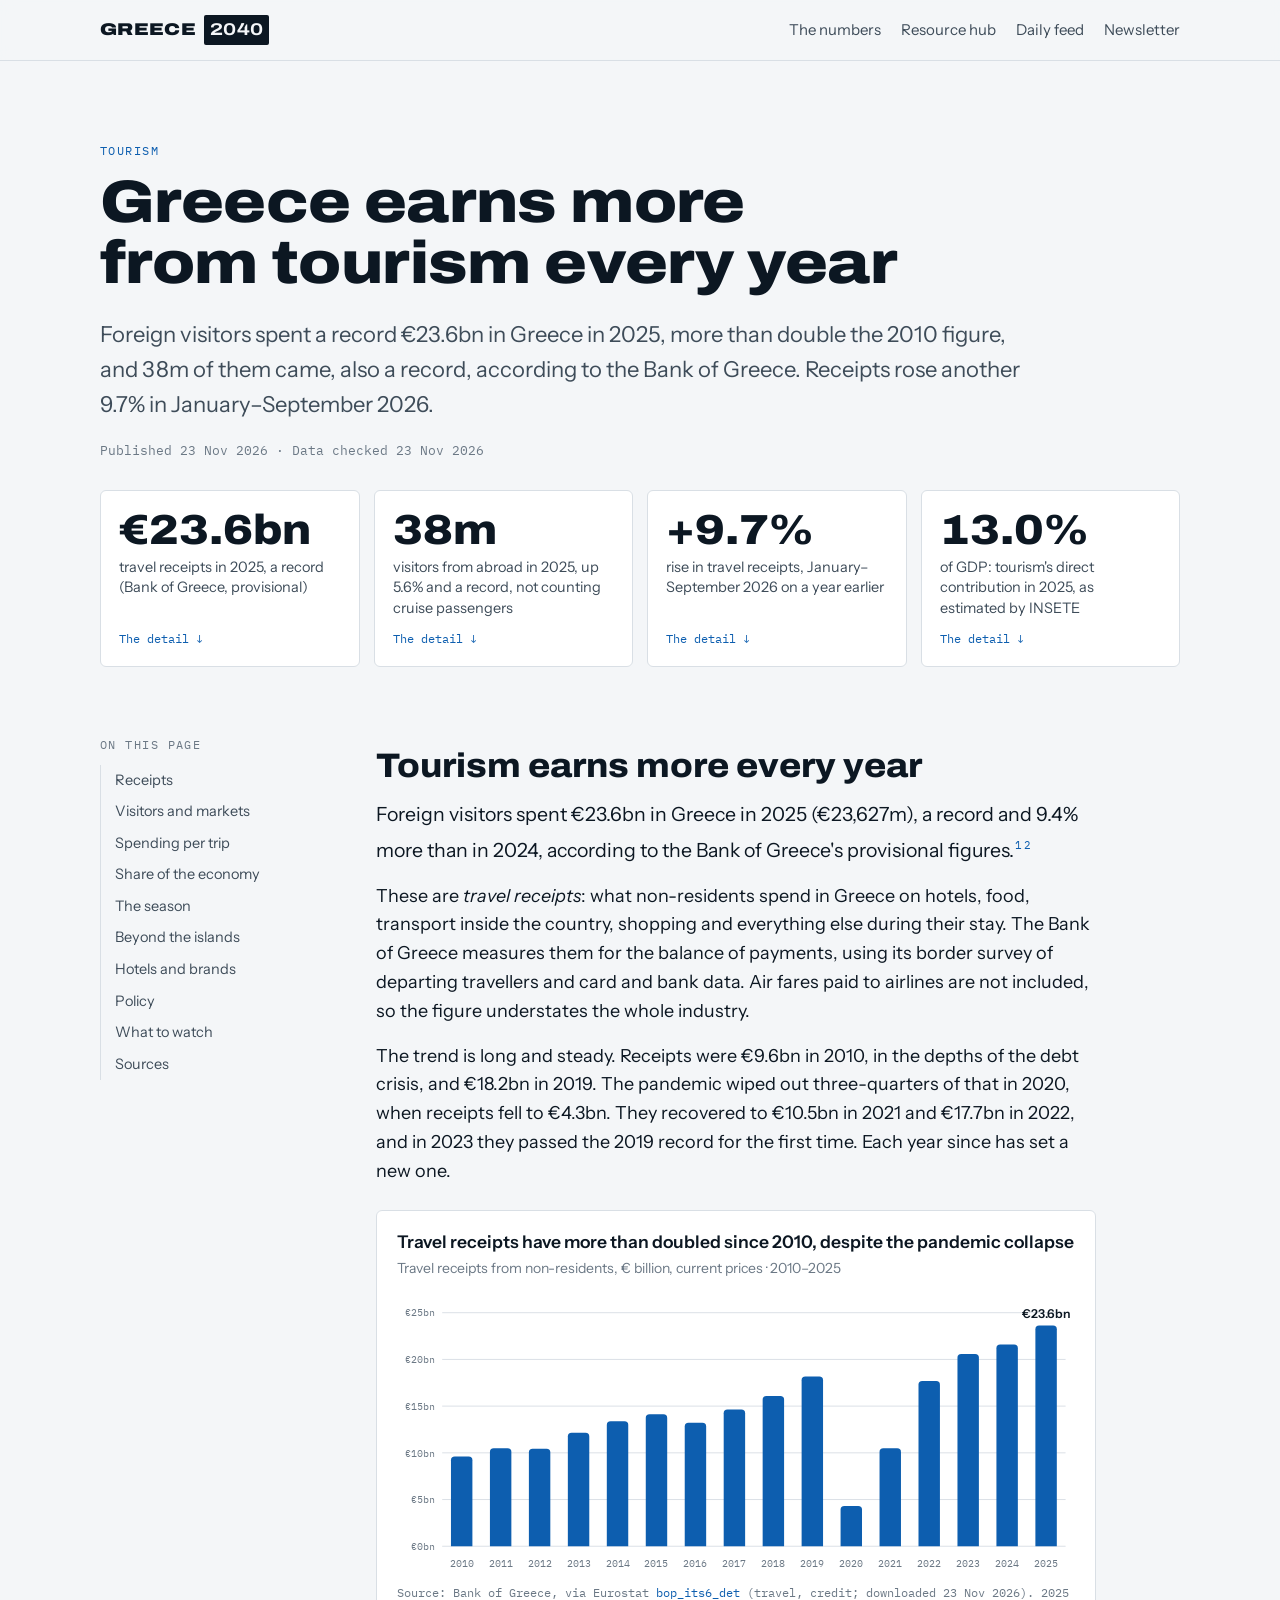
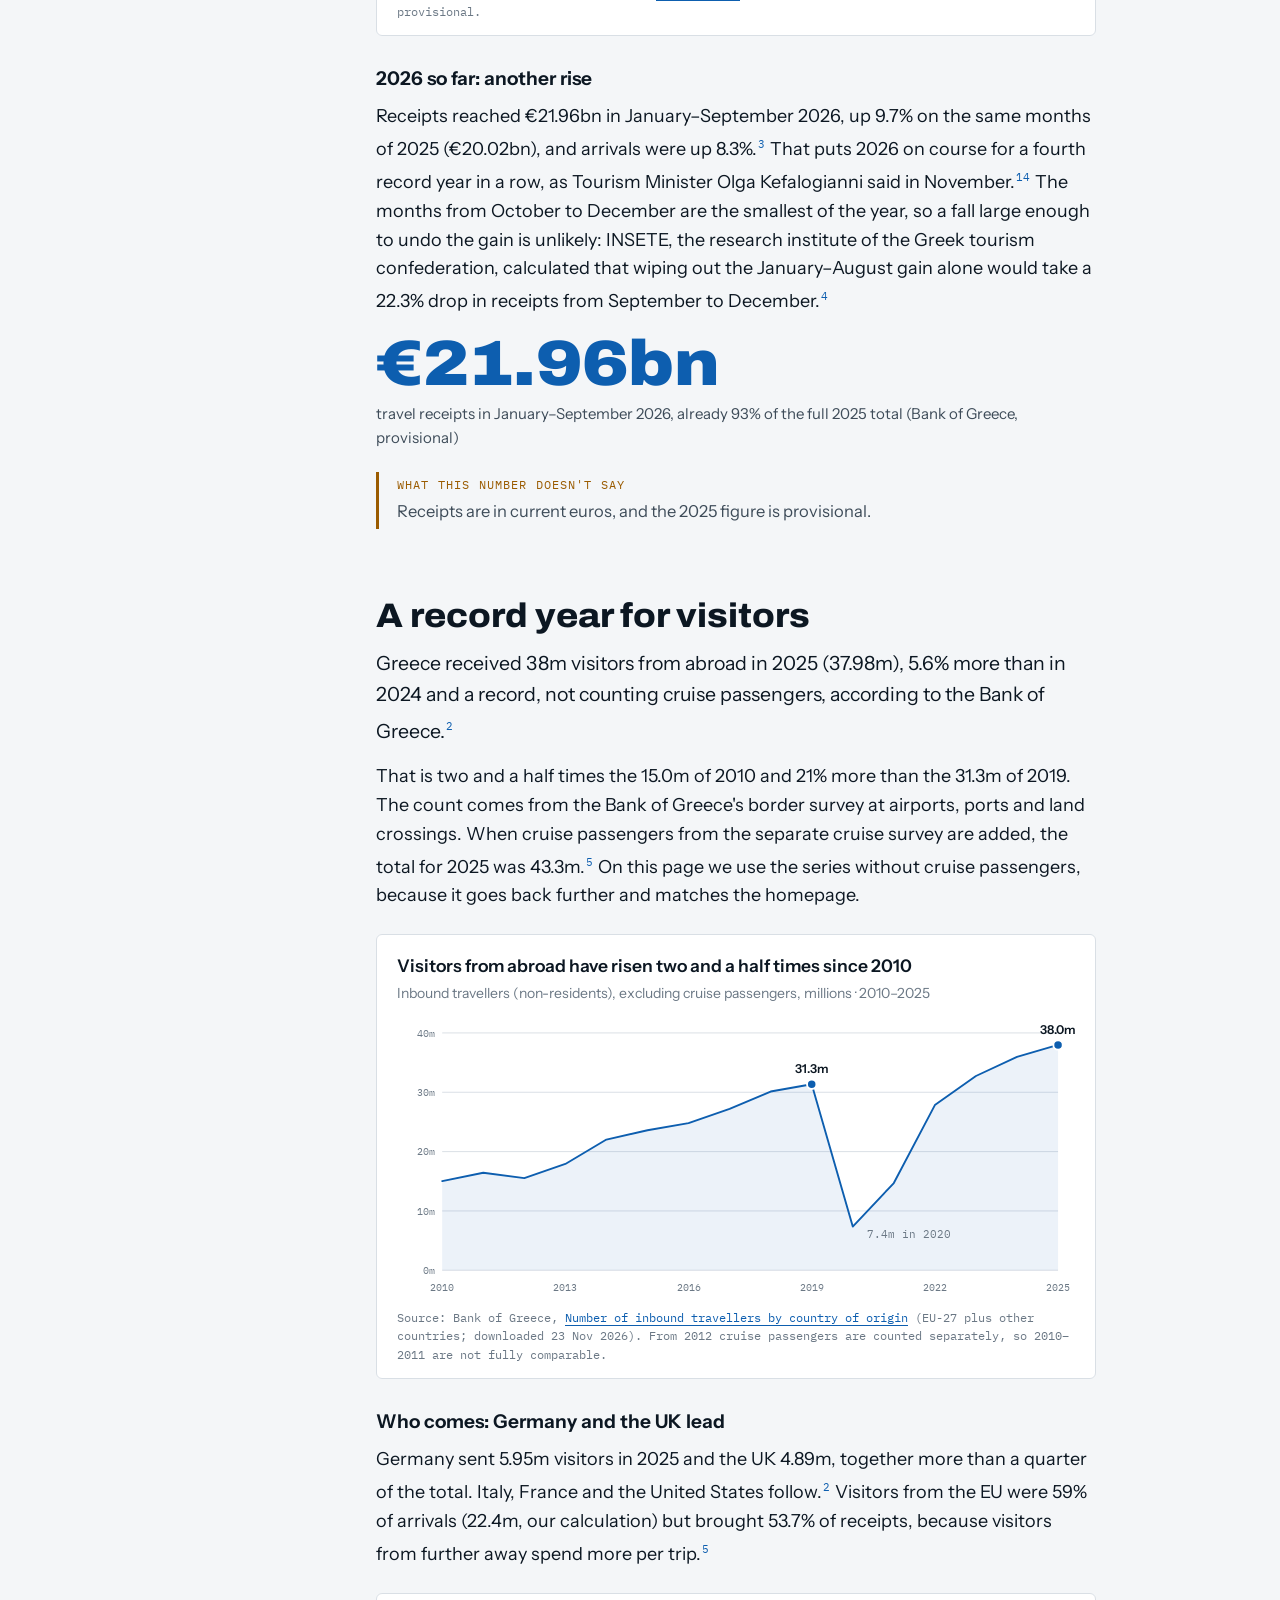
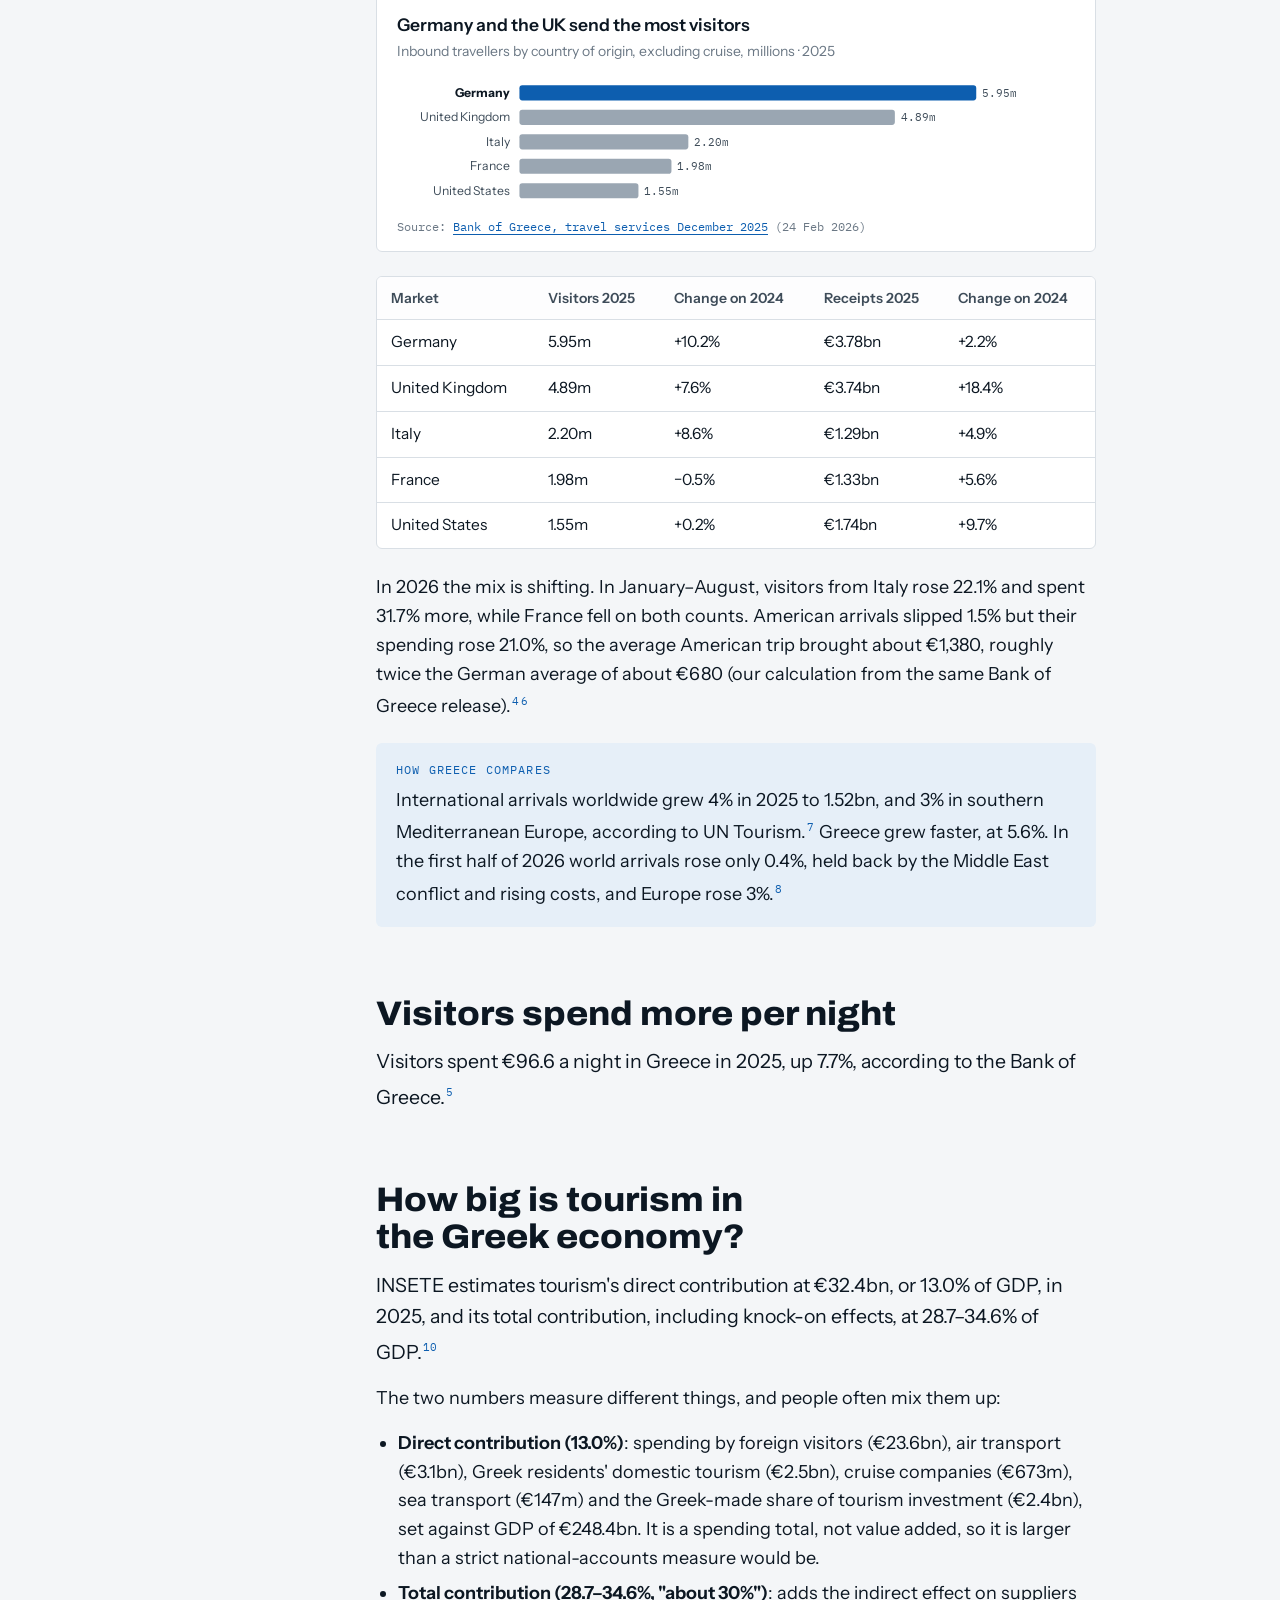
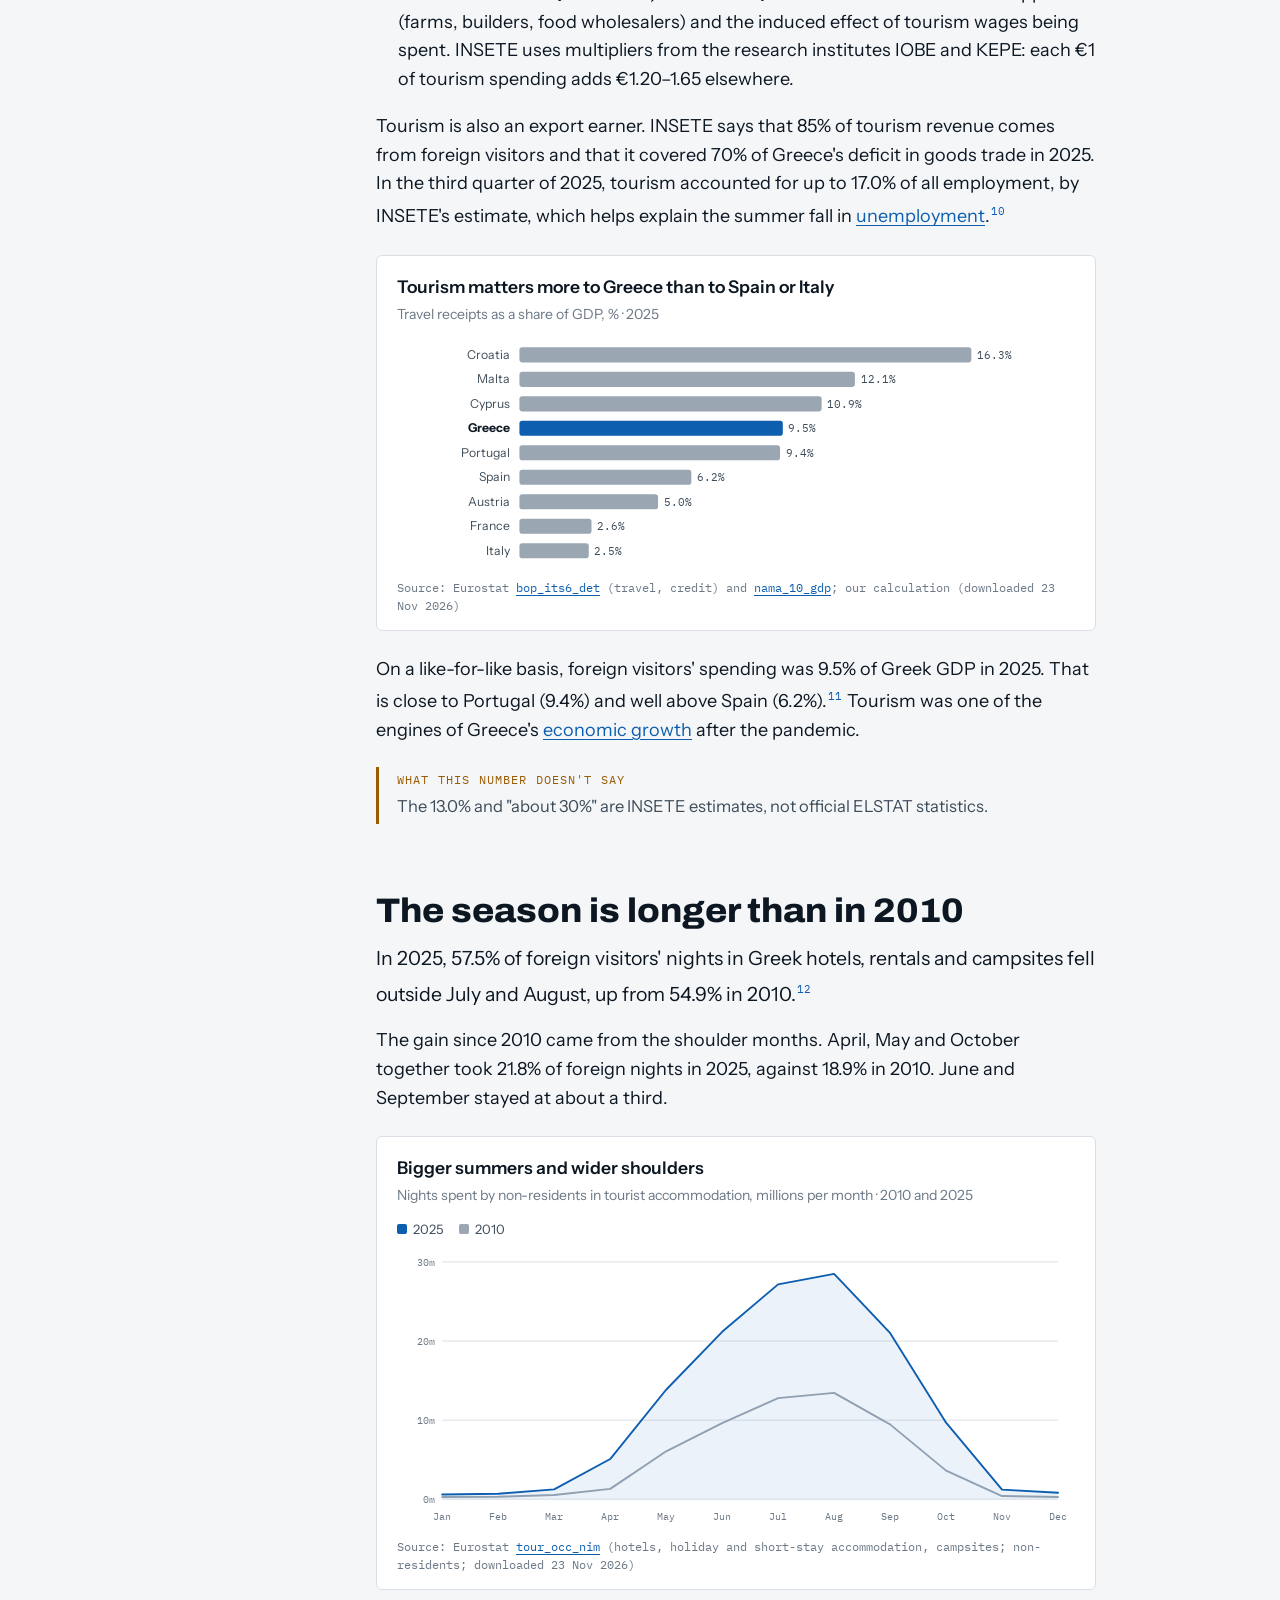
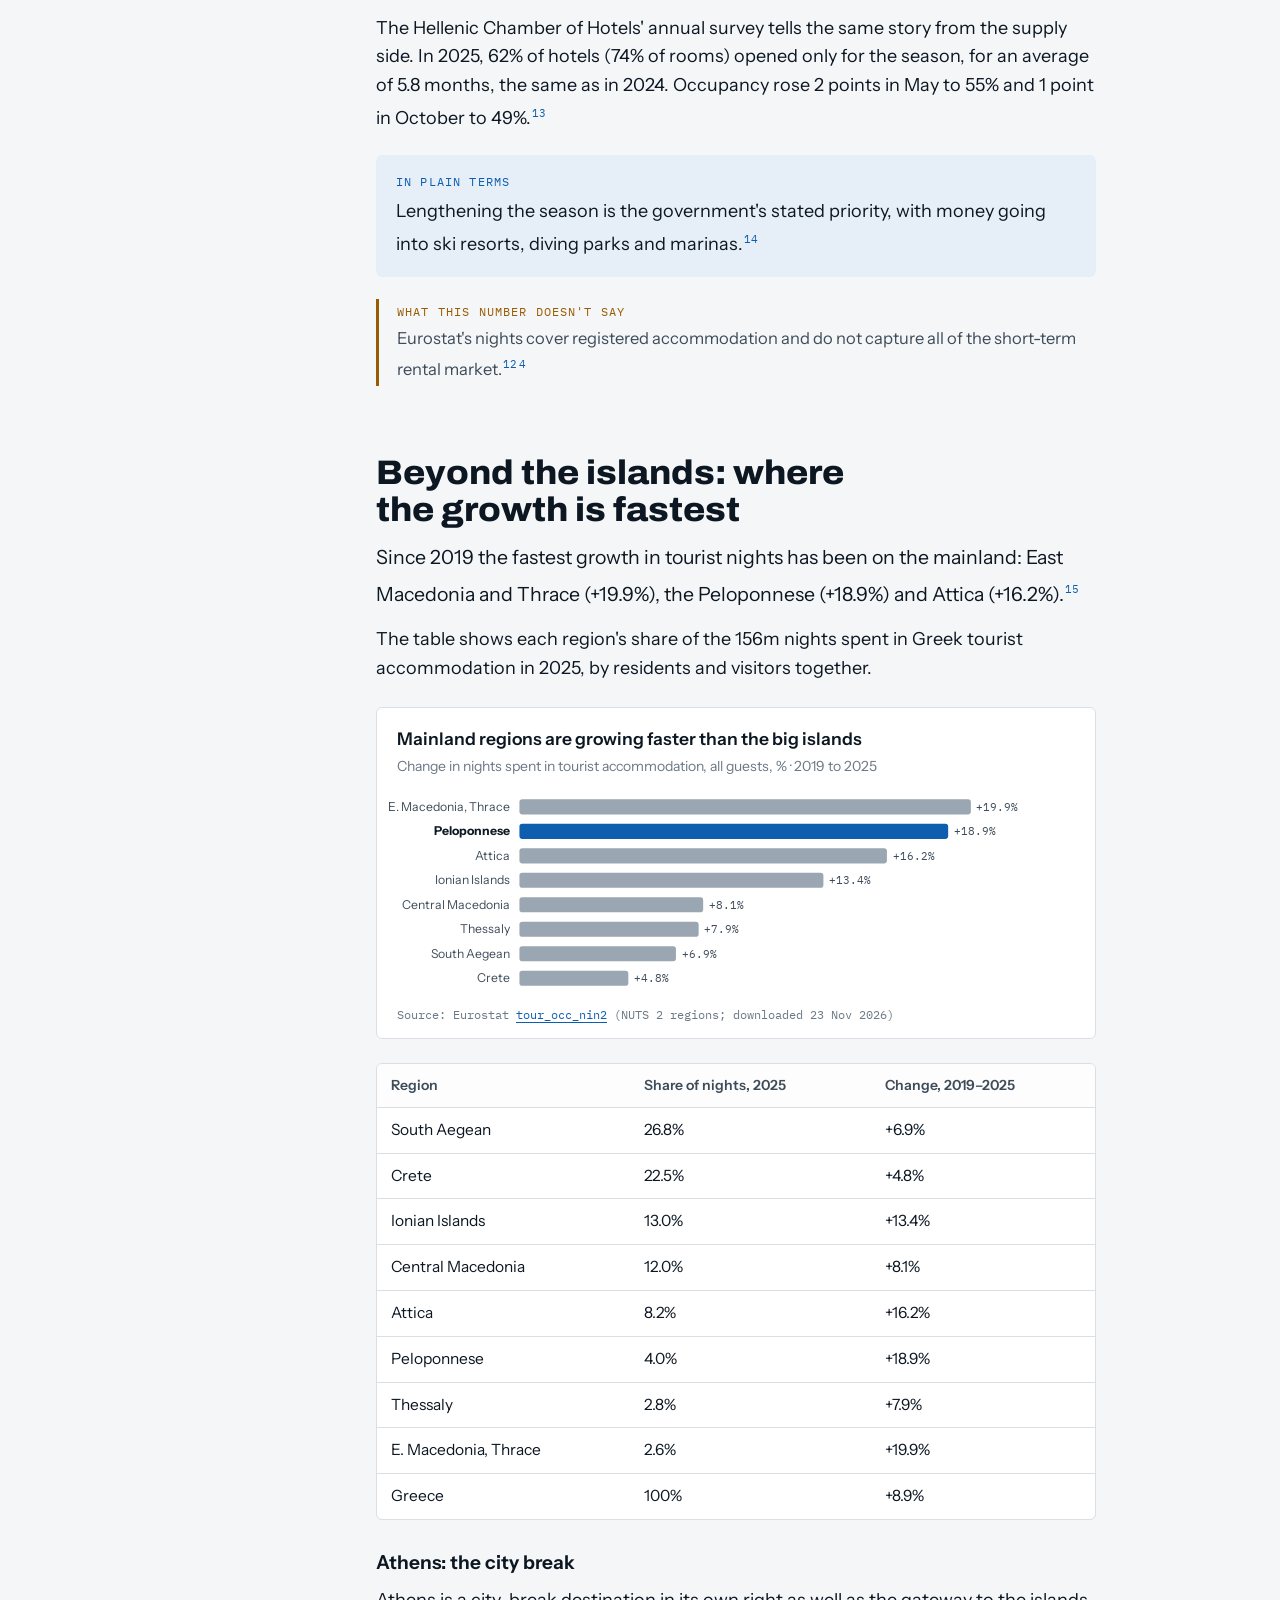
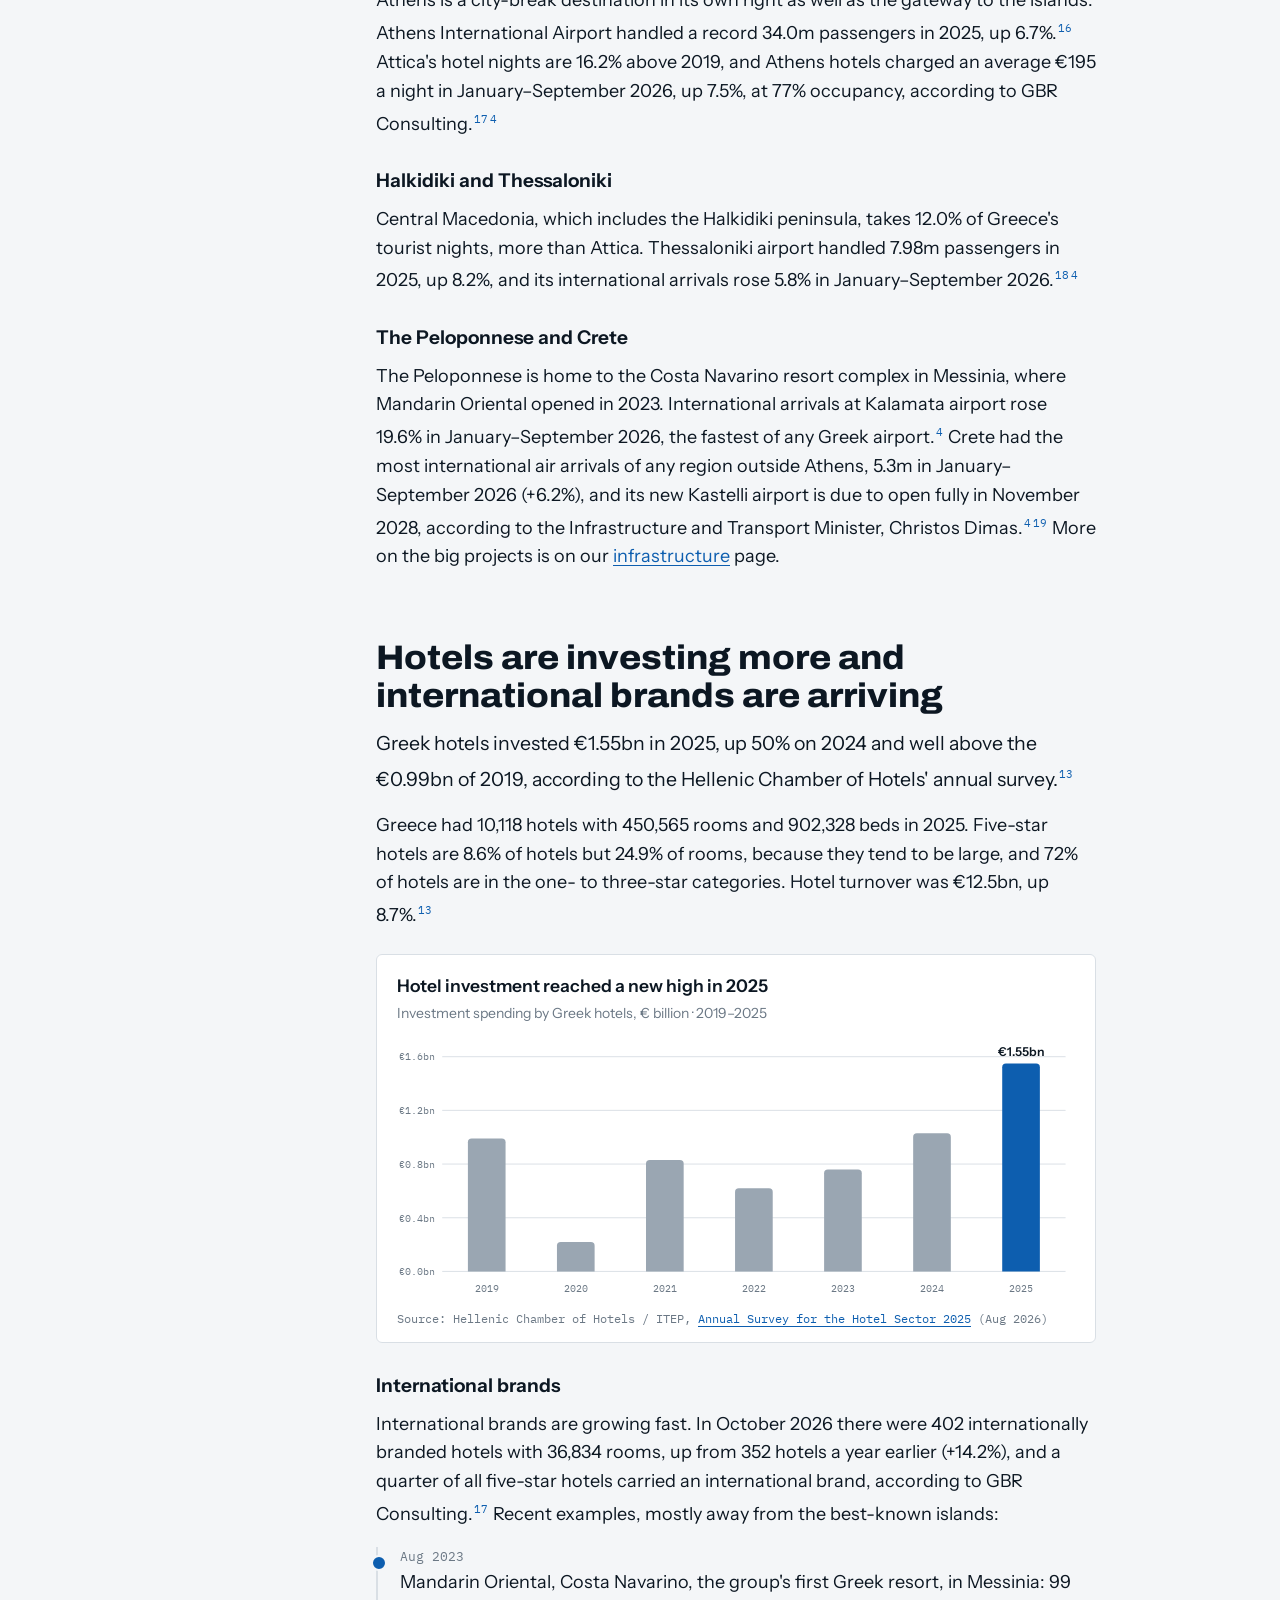
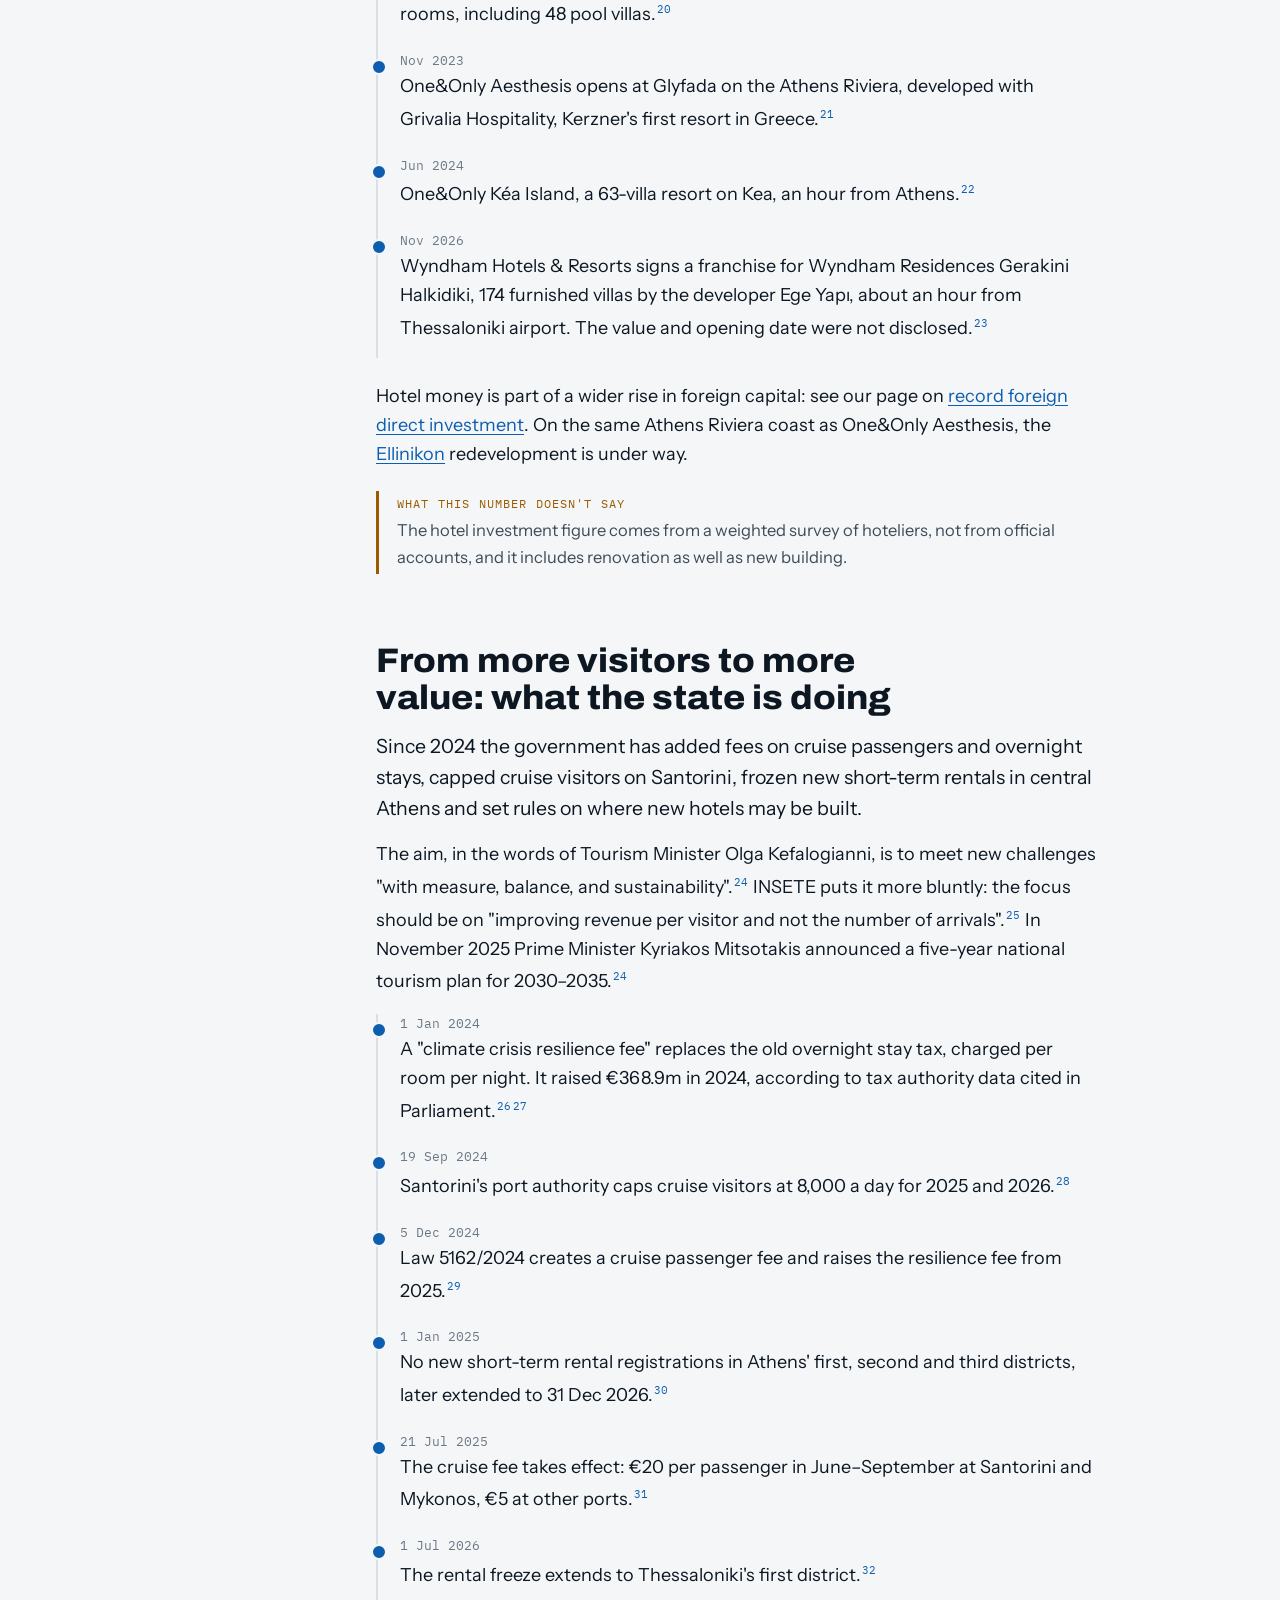
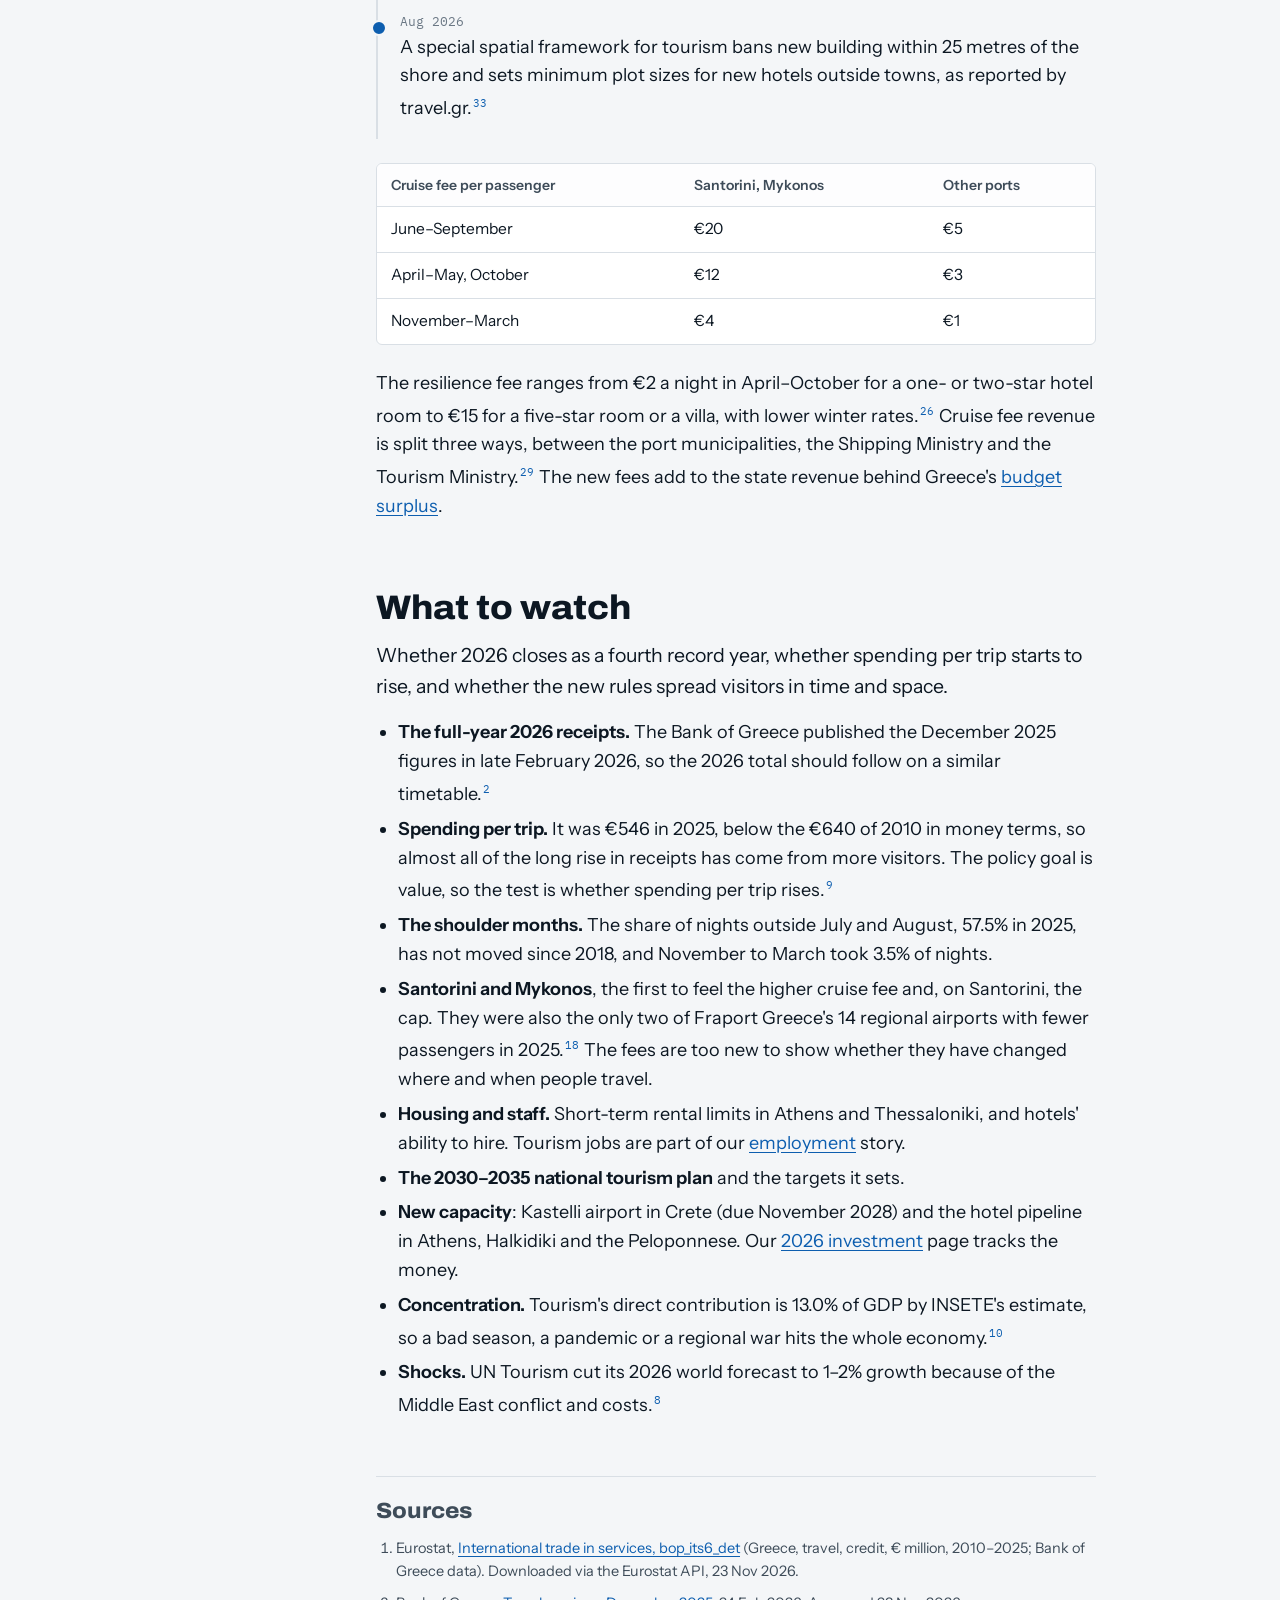
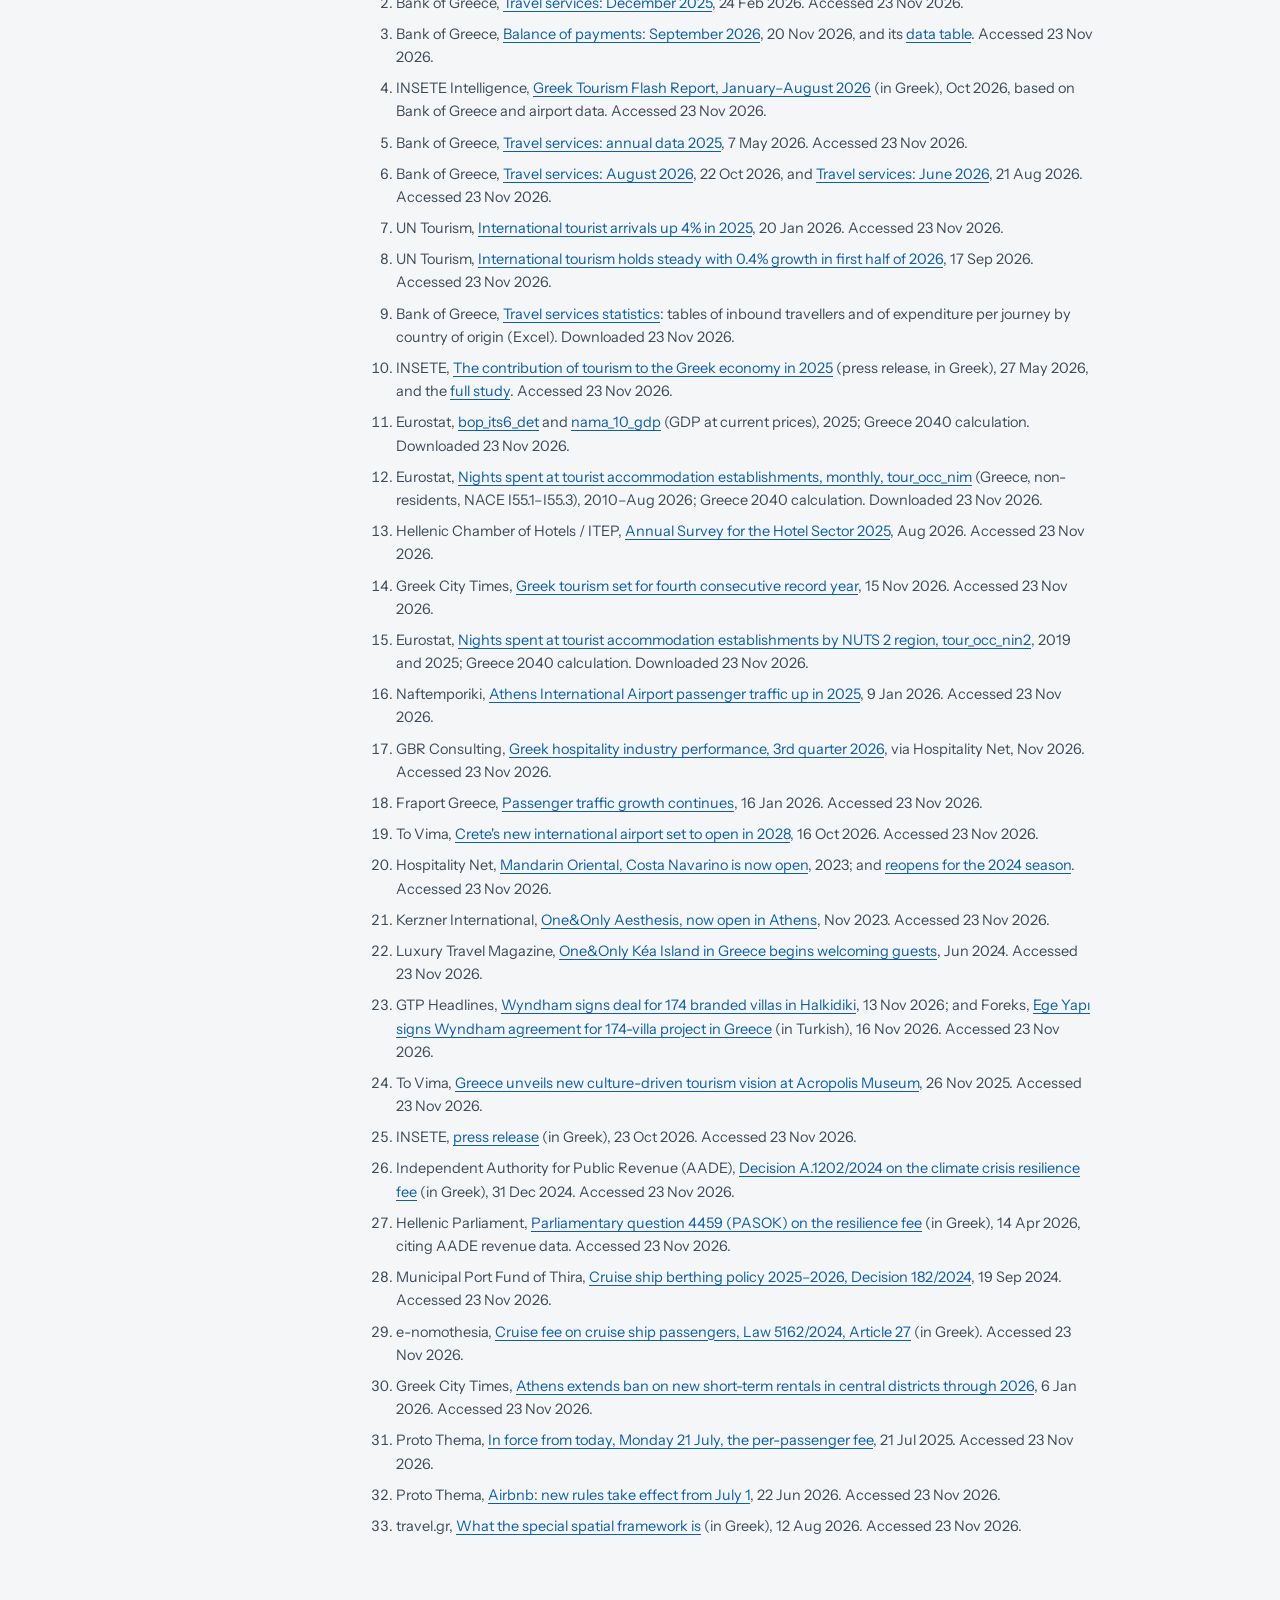
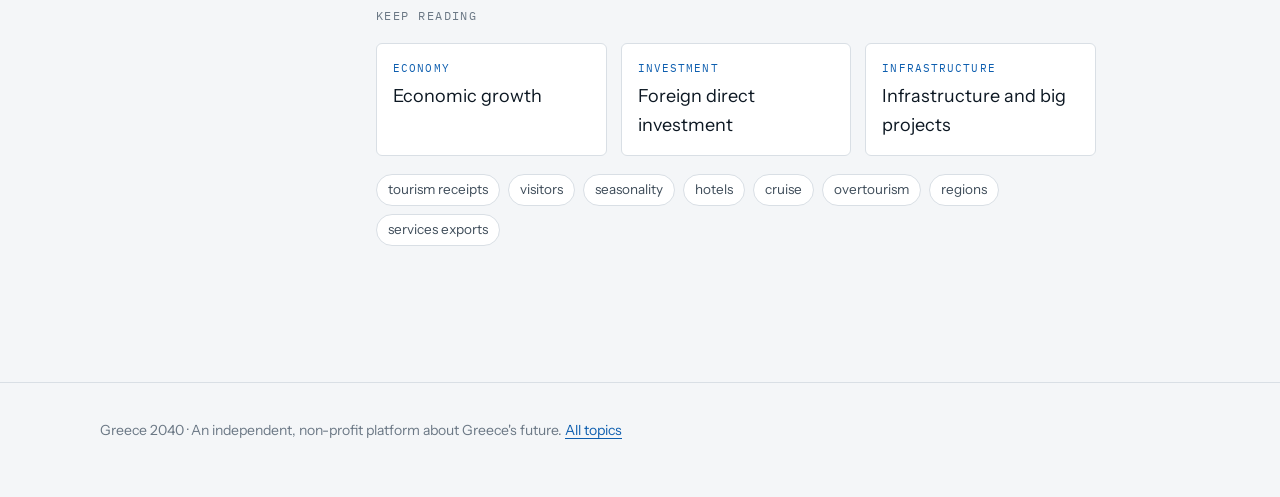
<file: pillars/tourism.html>
<!doctype html>
<html lang="en">
<head>
<meta charset="utf-8">
<meta name="viewport" content="width=device-width, initial-scale=1, viewport-fit=cover">
<title>Tourism · Greece 2040</title>
<meta name="description" content="Greece earned a record €23.6bn from foreign visitors in 2025 and welcomed a record 38m of them, and receipts were up another 9.7% in January–September 2026 (Bank of Greece).">
<meta property="og:title" content="Tourism · Greece 2040">
<meta property="og:description" content="Record travel receipts of €23.6bn and 38m visitors in 2025, with growth coming mainly from more visitors rather than higher spending per trip.">
<meta property="og:type" content="article">
<meta name="theme-color" content="#0C1722">
<link rel="icon" href="data:image/svg+xml,%3Csvg xmlns='http://www.w3.org/2000/svg' viewBox='0 0 64 64'%3E%3Crect width='64' height='64' rx='10' fill='%230D5EAF'/%3E%3Ctext x='32' y='44' font-family='Arial' font-weight='900' font-size='30' text-anchor='middle' fill='%23fff'%3EGR%3C/text%3E%3C/svg%3E">
<link rel="preconnect" href="https://fonts.googleapis.com">
<link rel="preconnect" href="https://fonts.gstatic.com" crossorigin>
<link rel="stylesheet" href="https://fonts.googleapis.com/css2?family=Archivo:wdth,wght@62..125,500..900&family=Instrument+Sans:wght@400;500;600;700&family=IBM+Plex+Mono:wght@400;500&display=swap">
<link rel="stylesheet" href="style.css">
<!-- Hub metadata: read by the resource hub. Keep it valid JSON. -->
<script type="application/json" id="g40-meta">
{
  "slug": "tourism",
  "title": "Tourism",
  "category": "Tourism",
  "summary": "Foreign visitors spent a record €23.6bn in Greece in 2025, more than double the 2010 figure, and 38m of them came, also a record, according to the Bank of Greece. Receipts rose another 9.7% in January–September 2026. ",
  "tags": ["tourism receipts", "visitors", "seasonality", "hotels", "cruise", "overtourism", "regions", "services exports"],
  "updated": "2026-11-23",
  "sections": [
    { "id": "receipts", "title": "Tourism earns more every year", "number": "€23.6bn" },
    { "id": "visitors", "title": "A record year for visitors", "number": "38m" },
    { "id": "spending", "title": "Visitors spend more per night", "number": "€96.6 per night" },
    { "id": "economy", "title": "How big is tourism in the Greek economy?", "number": "13.0% of GDP (direct)" },
    { "id": "season", "title": "The season is longer than in 2010", "number": "57.5% of nights outside July–August" },
    { "id": "regions", "title": "Beyond the islands: where the growth is fastest", "number": "+18.9% Peloponnese nights since 2019" },
    { "id": "hotels", "title": "Hotels are investing more and international brands are arriving", "number": "€1.55bn hotel investment" },
    { "id": "policy", "title": "From more visitors to more value: what the state is doing", "number": "€20 cruise fee" },
    { "id": "watch", "title": "What to watch", "number": "Nov 2028 Kastelli airport" }
  ]
}
</script>
<!--BUILD:seo--><link rel="canonical" href="https://greece2040.com/pillars/tourism.html">
<meta property="og:url" content="https://greece2040.com/pillars/tourism.html">
<meta property="og:site_name" content="Greece 2040">
<script type="application/ld+json">{"@context": "https://schema.org", "@type": "Article", "headline": "Tourism", "description": "Foreign visitors spent a record €23.6bn in Greece in 2025, more than double the 2010 figure, and 38m of them came, also a record, according to the Bank of Greece. Receipts rose another 9.7% in January–September 2026. ", "datePublished": "2026-11-23", "dateModified": "2026-11-23", "inLanguage": "en", "about": "Tourism", "keywords": "tourism receipts, visitors, seasonality, hotels, cruise, overtourism, regions, services exports", "mainEntityOfPage": "https://greece2040.com/pillars/tourism.html", "author": {"@type": "Organization", "name": "Greece 2040", "url": "https://greece2040.com/", "description": "An independent, non-profit platform about Greece's future."}, "publisher": {"@type": "Organization", "name": "Greece 2040", "url": "https://greece2040.com/", "description": "An independent, non-profit platform about Greece's future."}, "isPartOf": {"@type": "WebSite", "name": "Greece 2040", "url": "https://greece2040.com/"}}</script>
<!--/BUILD:seo-->
</head>
<body>
<header class="bar">
  <div class="wrap">
    <a class="mark" href="../index.html" aria-label="Greece 2040 home">GREECE <b>2040</b></a>
    <button class="menu-btn" type="button" aria-expanded="false" aria-controls="site-nav" onclick="var o=this.closest('.bar').classList.toggle('menu-open');this.setAttribute('aria-expanded',o)"><i></i>Menu</button>
    <nav id="site-nav" aria-label="Site">
      <a href="../index.html#picture">The numbers</a>
      <a href="../hub.html">Resource hub</a>
      <a href="../index.html#feed">Daily feed</a>
      <a href="../index.html#signup">Newsletter</a>
    </nav>
  </div>
</header>

<main>
  <div class="wrap p-head">
    <div class="tag">Tourism</div>
    <h1>Greece earns more from tourism every year</h1>
    <p class="answer">Foreign visitors spent a record €23.6bn in Greece in 2025, more than double the 2010 figure, and 38m of them came, also a record, according to the Bank of Greece. Receipts rose another 9.7% in January–September 2026.</p>
    <div class="dates">Published 23 Nov 2026 · Data checked 23 Nov 2026</div>

    <div class="stat-strip">
      <a href="#receipts"><span class="n">€23.6bn</span><span class="l">travel receipts in 2025, a record (Bank of Greece, provisional)</span><span class="go">The detail ↓</span></a>
      <a href="#visitors"><span class="n">38m</span><span class="l">visitors from abroad in 2025, up 5.6% and a record, not counting cruise passengers</span><span class="go">The detail ↓</span></a>
      <a href="#receipts"><span class="n">+9.7%</span><span class="l">rise in travel receipts, January–September 2026 on a year earlier</span><span class="go">The detail ↓</span></a>
      <a href="#economy"><span class="n">13.0%</span><span class="l">of GDP: tourism's direct contribution in 2025, as estimated by INSETE</span><span class="go">The detail ↓</span></a>
    </div>
  </div>

  <div class="wrap p-body">
    <nav class="toc" aria-label="On this page">
      <div class="eyebrow">On this page</div>
      <ol>
        <li><a href="#receipts">Receipts</a></li>
        <li><a href="#visitors">Visitors and markets</a></li>
        <li><a href="#spending">Spending per trip</a></li>
        <li><a href="#economy">Share of the economy</a></li>
        <li><a href="#season">The season</a></li>
        <li><a href="#regions">Beyond the islands</a></li>
        <li><a href="#hotels">Hotels and brands</a></li>
        <li><a href="#policy">Policy</a></li>
        <li><a href="#watch">What to watch</a></li>
        <li><a href="#sources">Sources</a></li>
      </ol>
    </nav>

    <article>
      <section id="receipts">
        <h2>Tourism earns more every year</h2>
        <p class="lead">Foreign visitors spent €23.6bn in Greece in 2025 (€23,627m), a record and 9.4% more than in 2024, according to the Bank of Greece's provisional figures.<sup class="ref"><a href="#s1">1</a></sup><sup class="ref"><a href="#s2">2</a></sup></p>
        <p>These are <em>travel receipts</em>: what non-residents spend in Greece on hotels, food, transport inside the country, shopping and everything else during their stay. The Bank of Greece measures them for the balance of payments, using its border survey of departing travellers and card and bank data. Air fares paid to airlines are not included, so the figure understates the whole industry.</p>
        <p>The trend is long and steady. Receipts were €9.6bn in 2010, in the depths of the debt crisis, and €18.2bn in 2019. The pandemic wiped out three-quarters of that in 2020, when receipts fell to €4.3bn. They recovered to €10.5bn in 2021 and €17.7bn in 2022, and in 2023 they passed the 2019 record for the first time. Each year since has set a new one.</p>

        <figure class="chart" id="chart-receipts">
          <h3>Travel receipts have more than doubled since 2010, despite the pandemic collapse</h3>
          <p class="sub">Travel receipts from non-residents, € billion, current prices · 2010–2025</p>
          <svg viewBox="0 0 720 300" role="img" aria-label="Bar chart of Greece's travel receipts: €9.6bn in 2010, €18.2bn in 2019, €4.3bn in 2020, €10.5bn in 2021, €17.7bn in 2022, €20.6bn in 2023, €21.6bn in 2024 and a record €23.6bn in 2025"></svg>
          <figcaption class="foot">Source: Bank of Greece, via Eurostat <a href="https://ec.europa.eu/eurostat/databrowser/view/bop_its6_det/default/table">bop_its6_det</a> (travel, credit; downloaded 23 Nov 2026). 2025 provisional.</figcaption>
        </figure>

        <h3>2026 so far: another rise</h3>
        <p>Receipts reached €21.96bn in January–September 2026, up 9.7% on the same months of 2025 (€20.02bn), and arrivals were up 8.3%.<sup class="ref"><a href="#s3">3</a></sup> That puts 2026 on course for a fourth record year in a row, as Tourism Minister Olga Kefalogianni said in November.<sup class="ref"><a href="#s14">14</a></sup> The months from October to December are the smallest of the year, so a fall large enough to undo the gain is unlikely: INSETE, the research institute of the Greek tourism confederation, calculated that wiping out the January–August gain alone would take a 22.3% drop in receipts from September to December.<sup class="ref"><a href="#s4">4</a></sup></p>

        <div class="big-number">€21.96bn</div>
        <p class="cap">travel receipts in January–September 2026, already 93% of the full 2025 total (Bank of Greece, provisional)</p>

        <div class="caveat"><span class="k">What this number doesn't say</span><p>Receipts are in current euros, and the 2025 figure is provisional.</p></div>
      </section>

      <section id="visitors">
        <h2>A record year for visitors</h2>
        <p class="lead">Greece received 38m visitors from abroad in 2025 (37.98m), 5.6% more than in 2024 and a record, not counting cruise passengers, according to the Bank of Greece.<sup class="ref"><a href="#s2">2</a></sup></p>
        <p>That is two and a half times the 15.0m of 2010 and 21% more than the 31.3m of 2019. The count comes from the Bank of Greece's border survey at airports, ports and land crossings. When cruise passengers from the separate cruise survey are added, the total for 2025 was 43.3m.<sup class="ref"><a href="#s5">5</a></sup> On this page we use the series without cruise passengers, because it goes back further and matches the homepage.</p>

        <figure class="chart" id="chart-arrivals">
          <h3>Visitors from abroad have risen two and a half times since 2010</h3>
          <p class="sub">Inbound travellers (non-residents), excluding cruise passengers, millions · 2010–2025</p>
          <svg viewBox="0 0 720 300" role="img" aria-label="Line chart of visitors to Greece: 15.0m in 2010, 31.3m in 2019, 7.4m in 2020, 27.8m in 2022, 32.7m in 2023, 36.0m in 2024 and 38.0m in 2025"></svg>
          <figcaption class="foot">Source: Bank of Greece, <a href="https://www.bankofgreece.gr/en/statistics/external-sector/balance-of-payments/travel-services">Number of inbound travellers by country of origin</a> (EU-27 plus other countries; downloaded 23 Nov 2026). From 2012 cruise passengers are counted separately, so 2010–2011 are not fully comparable.</figcaption>
        </figure>

        <h3>Who comes: Germany and the UK lead</h3>
        <p>Germany sent 5.95m visitors in 2025 and the UK 4.89m, together more than a quarter of the total. Italy, France and the United States follow.<sup class="ref"><a href="#s2">2</a></sup> Visitors from the EU were 59% of arrivals (22.4m, our calculation) but brought 53.7% of receipts, because visitors from further away spend more per trip.<sup class="ref"><a href="#s5">5</a></sup></p>

        <figure class="chart" id="chart-markets">
          <h3>Germany and the UK send the most visitors</h3>
          <p class="sub">Inbound travellers by country of origin, excluding cruise, millions · 2025</p>
          <svg viewBox="0 0 720 150" role="img" aria-label="Ranked bars: Germany 5.95m, United Kingdom 4.89m, Italy 2.20m, France 1.98m, United States 1.55m visitors in 2025"></svg>
          <figcaption class="foot">Source: <a href="https://www.bankofgreece.gr/en/news-and-media/press-office/news-list/news?announcement=8b98e553-4142-4291-9d5e-640d14f3bbcb">Bank of Greece, travel services December 2025</a> (24 Feb 2026)</figcaption>
        </figure>

        <div class="table-wrap"><table>
          <thead><tr><th>Market</th><th>Visitors 2025</th><th>Change on 2024</th><th>Receipts 2025</th><th>Change on 2024</th></tr></thead>
          <tbody>
            <tr><td>Germany</td><td>5.95m</td><td>+10.2%</td><td>€3.78bn</td><td>+2.2%</td></tr>
            <tr><td>United Kingdom</td><td>4.89m</td><td>+7.6%</td><td>€3.74bn</td><td>+18.4%</td></tr>
            <tr><td>Italy</td><td>2.20m</td><td>+8.6%</td><td>€1.29bn</td><td>+4.9%</td></tr>
            <tr><td>France</td><td>1.98m</td><td>−0.5%</td><td>€1.33bn</td><td>+5.6%</td></tr>
            <tr><td>United States</td><td>1.55m</td><td>+0.2%</td><td>€1.74bn</td><td>+9.7%</td></tr>
          </tbody>
        </table></div>
        <p>In 2026 the mix is shifting. In January–August, visitors from Italy rose 22.1% and spent 31.7% more, while France fell on both counts. American arrivals slipped 1.5% but their spending rose 21.0%, so the average American trip brought about €1,380, roughly twice the German average of about €680 (our calculation from the same Bank of Greece release).<sup class="ref"><a href="#s4">4</a></sup><sup class="ref"><a href="#s6">6</a></sup></p>
        <div class="callout"><span class="k">How Greece compares</span><p>International arrivals worldwide grew 4% in 2025 to 1.52bn, and 3% in southern Mediterranean Europe, according to UN Tourism.<sup class="ref"><a href="#s7">7</a></sup> Greece grew faster, at 5.6%. In the first half of 2026 world arrivals rose only 0.4%, held back by the Middle East conflict and rising costs, and Europe rose 3%.<sup class="ref"><a href="#s8">8</a></sup></p></div>
      </section>

      <section id="spending">
        <h2>Visitors spend more per night</h2>
        <p class="lead">Visitors spent €96.6 a night in Greece in 2025, up 7.7%, according to the Bank of Greece.<sup class="ref"><a href="#s5">5</a></sup></p>
      </section>

      <section id="economy">
        <h2>How big is tourism in the Greek economy?</h2>
        <p class="lead">INSETE estimates tourism's direct contribution at €32.4bn, or 13.0% of GDP, in 2025, and its total contribution, including knock-on effects, at 28.7–34.6% of GDP.<sup class="ref"><a href="#s10">10</a></sup></p>
        <p>The two numbers measure different things, and people often mix them up:</p>
        <ul>
          <li><strong>Direct contribution (13.0%)</strong>: spending by foreign visitors (€23.6bn), air transport (€3.1bn), Greek residents' domestic tourism (€2.5bn), cruise companies (€673m), sea transport (€147m) and the Greek-made share of tourism investment (€2.4bn), set against GDP of €248.4bn. It is a spending total, not value added, so it is larger than a strict national-accounts measure would be.</li>
          <li><strong>Total contribution (28.7–34.6%, "about 30%")</strong>: adds the indirect effect on suppliers (farms, builders, food wholesalers) and the induced effect of tourism wages being spent. INSETE uses multipliers from the research institutes IOBE and KEPE: each €1 of tourism spending adds €1.20–1.65 elsewhere.</li>
        </ul>
        <p>Tourism is also an export earner. INSETE says that 85% of tourism revenue comes from foreign visitors and that it covered 70% of Greece's deficit in goods trade in 2025. In the third quarter of 2025, tourism accounted for up to 17.0% of all employment, by INSETE's estimate, which helps explain the summer fall in <a href="jobs.html#unemployment">unemployment</a>.<sup class="ref"><a href="#s10">10</a></sup></p>

        <figure class="chart" id="chart-peers">
          <h3>Tourism matters more to Greece than to Spain or Italy</h3>
          <p class="sub">Travel receipts as a share of GDP, % · 2025</p>
          <svg viewBox="0 0 720 240" role="img" aria-label="Ranked bars of travel receipts as a share of GDP in 2025: Croatia 16.3%, Malta 12.1%, Cyprus 10.9%, Greece 9.5%, Portugal 9.4%, Spain 6.2%, Austria 5.0%, France 2.6%, Italy 2.5%"></svg>
          <figcaption class="foot">Source: Eurostat <a href="https://ec.europa.eu/eurostat/databrowser/view/bop_its6_det/default/table">bop_its6_det</a> (travel, credit) and <a href="https://ec.europa.eu/eurostat/databrowser/view/nama_10_gdp/default/table">nama_10_gdp</a>; our calculation (downloaded 23 Nov 2026)</figcaption>
        </figure>
        <p>On a like-for-like basis, foreign visitors' spending was 9.5% of Greek GDP in 2025. That is close to Portugal (9.4%) and well above Spain (6.2%).<sup class="ref"><a href="#s11">11</a></sup> Tourism was one of the engines of Greece's <a href="growth.html#growth">economic growth</a> after the pandemic.</p>
        <div class="caveat"><span class="k">What this number doesn't say</span><p>The 13.0% and "about 30%" are INSETE estimates, not official ELSTAT statistics.</p></div>
      </section>

      <section id="season">
        <h2>The season is longer than in 2010</h2>
        <p class="lead">In 2025, 57.5% of foreign visitors' nights in Greek hotels, rentals and campsites fell outside July and August, up from 54.9% in 2010.<sup class="ref"><a href="#s12">12</a></sup></p>
        <p>The gain since 2010 came from the shoulder months. April, May and October together took 21.8% of foreign nights in 2025, against 18.9% in 2010. June and September stayed at about a third.</p>

        <figure class="chart" id="chart-season">
          <h3>Bigger summers and wider shoulders</h3>
          <p class="sub">Nights spent by non-residents in tourist accommodation, millions per month · 2010 and 2025</p>
          <div class="legend"><span><i style="background:var(--accent)"></i>2025</span><span><i style="background:var(--series-2)"></i>2010</span></div>
          <svg viewBox="0 0 720 300" role="img" aria-label="Line chart of monthly foreign nights: in 2025, 5.1m in April, 13.8m in May, 28.5m in August, 21.0m in September and 9.7m in October; in 2010, 1.3m in April, 6.1m in May, 13.4m in August, 9.5m in September and 3.6m in October"></svg>
          <figcaption class="foot">Source: Eurostat <a href="https://ec.europa.eu/eurostat/databrowser/view/tour_occ_nim/default/table">tour_occ_nim</a> (hotels, holiday and short-stay accommodation, campsites; non-residents; downloaded 23 Nov 2026)</figcaption>
        </figure>

        <p>The Hellenic Chamber of Hotels' annual survey tells the same story from the supply side. In 2025, 62% of hotels (74% of rooms) opened only for the season, for an average of 5.8 months, the same as in 2024. Occupancy rose 2 points in May to 55% and 1 point in October to 49%.<sup class="ref"><a href="#s13">13</a></sup></p>
        <div class="callout"><span class="k">In plain terms</span><p>Lengthening the season is the government's stated priority, with money going into ski resorts, diving parks and marinas.<sup class="ref"><a href="#s14">14</a></sup></p></div>
        <div class="caveat"><span class="k">What this number doesn't say</span><p>Eurostat's nights cover registered accommodation and do not capture all of the short-term rental market.<sup class="ref"><a href="#s12">12</a></sup><sup class="ref"><a href="#s4">4</a></sup></p></div>
      </section>

      <section id="regions">
        <h2>Beyond the islands: where the growth is fastest</h2>
        <p class="lead">Since 2019 the fastest growth in tourist nights has been on the mainland: East Macedonia and Thrace (+19.9%), the Peloponnese (+18.9%) and Attica (+16.2%).<sup class="ref"><a href="#s15">15</a></sup></p>
        <p>The table shows each region's share of the 156m nights spent in Greek tourist accommodation in 2025, by residents and visitors together.</p>

        <figure class="chart" id="chart-regions">
          <h3>Mainland regions are growing faster than the big islands</h3>
          <p class="sub">Change in nights spent in tourist accommodation, all guests, % · 2019 to 2025</p>
          <svg viewBox="0 0 720 220" role="img" aria-label="Ranked bars of growth in nights 2019 to 2025: East Macedonia and Thrace 19.9%, Peloponnese 18.9%, Attica 16.2%, Ionian Islands 13.4%, Central Macedonia 8.1%, Thessaly 7.9%, South Aegean 6.9%, Crete 4.8%"></svg>
          <figcaption class="foot">Source: Eurostat <a href="https://ec.europa.eu/eurostat/databrowser/view/tour_occ_nin2/default/table">tour_occ_nin2</a> (NUTS 2 regions; downloaded 23 Nov 2026)</figcaption>
        </figure>

        <div class="table-wrap"><table>
          <thead><tr><th>Region</th><th>Share of nights, 2025</th><th>Change, 2019–2025</th></tr></thead>
          <tbody><!--@REGIONS@--><tr><td>South Aegean</td><td>26.8%</td><td>+6.9%</td></tr><tr><td>Crete</td><td>22.5%</td><td>+4.8%</td></tr><tr><td>Ionian Islands</td><td>13.0%</td><td>+13.4%</td></tr><tr><td>Central Macedonia</td><td>12.0%</td><td>+8.1%</td></tr><tr><td>Attica</td><td>8.2%</td><td>+16.2%</td></tr><tr><td>Peloponnese</td><td>4.0%</td><td>+18.9%</td></tr><tr><td>Thessaly</td><td>2.8%</td><td>+7.9%</td></tr><tr><td>E. Macedonia, Thrace</td><td>2.6%</td><td>+19.9%</td></tr><tr><td>Greece</td><td>100%</td><td>+8.9%</td></tr><!--@END@--></tbody>
        </table></div>

        <h3>Athens: the city break</h3>
        <p>Athens is a city-break destination in its own right as well as the gateway to the islands. Athens International Airport handled a record 34.0m passengers in 2025, up 6.7%.<sup class="ref"><a href="#s16">16</a></sup> Attica's hotel nights are 16.2% above 2019, and Athens hotels charged an average €195 a night in January–September 2026, up 7.5%, at 77% occupancy, according to GBR Consulting.<sup class="ref"><a href="#s17">17</a></sup><sup class="ref"><a href="#s4">4</a></sup></p>
        <h3>Halkidiki and Thessaloniki</h3>
        <p>Central Macedonia, which includes the Halkidiki peninsula, takes 12.0% of Greece's tourist nights, more than Attica. Thessaloniki airport handled 7.98m passengers in 2025, up 8.2%, and its international arrivals rose 5.8% in January–September 2026.<sup class="ref"><a href="#s18">18</a></sup><sup class="ref"><a href="#s4">4</a></sup></p>
        <h3>The Peloponnese and Crete</h3>
        <p>The Peloponnese is home to the Costa Navarino resort complex in Messinia, where Mandarin Oriental opened in 2023. International arrivals at Kalamata airport rose 19.6% in January–September 2026, the fastest of any Greek airport.<sup class="ref"><a href="#s4">4</a></sup> Crete had the most international air arrivals of any region outside Athens, 5.3m in January–September 2026 (+6.2%), and its new Kastelli airport is due to open fully in November 2028, according to the Infrastructure and Transport Minister, Christos Dimas.<sup class="ref"><a href="#s4">4</a></sup><sup class="ref"><a href="#s19">19</a></sup> More on the big projects is on our <a href="infrastructure.html">infrastructure</a> page.</p>
      </section>

      <section id="hotels">
        <h2>Hotels are investing more and international brands are arriving</h2>
        <p class="lead">Greek hotels invested €1.55bn in 2025, up 50% on 2024 and well above the €0.99bn of 2019, according to the Hellenic Chamber of Hotels' annual survey.<sup class="ref"><a href="#s13">13</a></sup></p>
        <p>Greece had 10,118 hotels with 450,565 rooms and 902,328 beds in 2025. Five-star hotels are 8.6% of hotels but 24.9% of rooms, because they tend to be large, and 72% of hotels are in the one- to three-star categories. Hotel turnover was €12.5bn, up 8.7%.<sup class="ref"><a href="#s13">13</a></sup></p>

        <figure class="chart" id="chart-hotelinv">
          <h3>Hotel investment reached a new high in 2025</h3>
          <p class="sub">Investment spending by Greek hotels, € billion · 2019–2025</p>
          <svg viewBox="0 0 720 280" role="img" aria-label="Bar chart of hotel investment: €0.99bn in 2019, €0.22bn in 2020, €0.83bn in 2021, €0.62bn in 2022, €0.76bn in 2023, €1.03bn in 2024 and €1.55bn in 2025"></svg>
          <figcaption class="foot">Source: Hellenic Chamber of Hotels / ITEP, <a href="https://www.itep.gr/wp-content/uploads/2026/08/AS_2025_brief_en.pdf">Annual Survey for the Hotel Sector 2025</a> (Aug 2026)</figcaption>
        </figure>

        <h3>International brands</h3>
        <p>International brands are growing fast. In October 2026 there were 402 internationally branded hotels with 36,834 rooms, up from 352 hotels a year earlier (+14.2%), and a quarter of all five-star hotels carried an international brand, according to GBR Consulting.<sup class="ref"><a href="#s17">17</a></sup> Recent examples, mostly away from the best-known islands:</p>
        <ul class="timeline">
          <li><span class="when">Aug 2023</span>Mandarin Oriental, Costa Navarino, the group's first Greek resort, in Messinia: 99 rooms, including 48 pool villas.<sup class="ref"><a href="#s20">20</a></sup></li>
          <li><span class="when">Nov 2023</span>One&amp;Only Aesthesis opens at Glyfada on the Athens Riviera, developed with Grivalia Hospitality, Kerzner's first resort in Greece.<sup class="ref"><a href="#s21">21</a></sup></li>
          <li><span class="when">Jun 2024</span>One&amp;Only Kéa Island, a 63-villa resort on Kea, an hour from Athens.<sup class="ref"><a href="#s22">22</a></sup></li>
          <li><span class="when">Nov 2026</span>Wyndham Hotels &amp; Resorts signs a franchise for Wyndham Residences Gerakini Halkidiki, 174 furnished villas by the developer Ege Yapı, about an hour from Thessaloniki airport. The value and opening date were not disclosed.<sup class="ref"><a href="#s23">23</a></sup></li>
        </ul>
        <p>Hotel money is part of a wider rise in foreign capital: see our page on <a href="investment.html#fdi-record">record foreign direct investment</a>. On the same Athens Riviera coast as One&amp;Only Aesthesis, the <a href="infrastructure.html#ellinikon">Ellinikon</a> redevelopment is under way.</p>
        <div class="caveat"><span class="k">What this number doesn't say</span><p>The hotel investment figure comes from a weighted survey of hoteliers, not from official accounts, and it includes renovation as well as new building.</p></div>
      </section>

      <section id="policy">
        <h2>From more visitors to more value: what the state is doing</h2>
        <p class="lead">Since 2024 the government has added fees on cruise passengers and overnight stays, capped cruise visitors on Santorini, frozen new short-term rentals in central Athens and set rules on where new hotels may be built.</p>
        <p>The aim, in the words of Tourism Minister Olga Kefalogianni, is to meet new challenges "with measure, balance, and sustainability".<sup class="ref"><a href="#s24">24</a></sup> INSETE puts it more bluntly: the focus should be on "improving revenue per visitor and not the number of arrivals".<sup class="ref"><a href="#s25">25</a></sup> In November 2025 Prime Minister Kyriakos Mitsotakis announced a five-year national tourism plan for 2030–2035.<sup class="ref"><a href="#s24">24</a></sup></p>

        <ul class="timeline">
          <li><span class="when">1 Jan 2024</span>A "climate crisis resilience fee" replaces the old overnight stay tax, charged per room per night. It raised €368.9m in 2024, according to tax authority data cited in Parliament.<sup class="ref"><a href="#s26">26</a></sup><sup class="ref"><a href="#s27">27</a></sup></li>
          <li><span class="when">19 Sep 2024</span>Santorini's port authority caps cruise visitors at 8,000 a day for 2025 and 2026.<sup class="ref"><a href="#s28">28</a></sup></li>
          <li><span class="when">5 Dec 2024</span>Law 5162/2024 creates a cruise passenger fee and raises the resilience fee from 2025.<sup class="ref"><a href="#s29">29</a></sup></li>
          <li><span class="when">1 Jan 2025</span>No new short-term rental registrations in Athens' first, second and third districts, later extended to 31 Dec 2026.<sup class="ref"><a href="#s30">30</a></sup></li>
          <li><span class="when">21 Jul 2025</span>The cruise fee takes effect: €20 per passenger in June–September at Santorini and Mykonos, €5 at other ports.<sup class="ref"><a href="#s31">31</a></sup></li>
          <li><span class="when">1 Jul 2026</span>The rental freeze extends to Thessaloniki's first district.<sup class="ref"><a href="#s32">32</a></sup></li>
          <li><span class="when">Aug 2026</span>A special spatial framework for tourism bans new building within 25 metres of the shore and sets minimum plot sizes for new hotels outside towns, as reported by travel.gr.<sup class="ref"><a href="#s33">33</a></sup></li>
        </ul>

        <div class="table-wrap"><table>
          <thead><tr><th>Cruise fee per passenger</th><th>Santorini, Mykonos</th><th>Other ports</th></tr></thead>
          <tbody>
            <tr><td>June–September</td><td>€20</td><td>€5</td></tr>
            <tr><td>April–May, October</td><td>€12</td><td>€3</td></tr>
            <tr><td>November–March</td><td>€4</td><td>€1</td></tr>
          </tbody>
        </table></div>
        <p>The resilience fee ranges from €2 a night in April–October for a one- or two-star hotel room to €15 for a five-star room or a villa, with lower winter rates.<sup class="ref"><a href="#s26">26</a></sup> Cruise fee revenue is split three ways, between the port municipalities, the Shipping Ministry and the Tourism Ministry.<sup class="ref"><a href="#s29">29</a></sup> The new fees add to the state revenue behind Greece's <a href="public-finances.html#surplus">budget surplus</a>.</p>
      </section>

      <section id="watch">
        <h2>What to watch</h2>
        <p class="lead">Whether 2026 closes as a fourth record year, whether spending per trip starts to rise, and whether the new rules spread visitors in time and space.</p>
        <ul>
          <li><strong>The full-year 2026 receipts.</strong> The Bank of Greece published the December 2025 figures in late February 2026, so the 2026 total should follow on a similar timetable.<sup class="ref"><a href="#s2">2</a></sup></li>
          <li><strong>Spending per trip.</strong> It was €546 in 2025, below the €640 of 2010 in money terms, so almost all of the long rise in receipts has come from more visitors. The policy goal is value, so the test is whether spending per trip rises.<sup class="ref"><a href="#s9">9</a></sup></li>
          <li><strong>The shoulder months.</strong> The share of nights outside July and August, 57.5% in 2025, has not moved since 2018, and November to March took 3.5% of nights.</li>
          <li><strong>Santorini and Mykonos</strong>, the first to feel the higher cruise fee and, on Santorini, the cap. They were also the only two of Fraport Greece's 14 regional airports with fewer passengers in 2025.<sup class="ref"><a href="#s18">18</a></sup> The fees are too new to show whether they have changed where and when people travel.</li>
          <li><strong>Housing and staff.</strong> Short-term rental limits in Athens and Thessaloniki, and hotels' ability to hire. Tourism jobs are part of our <a href="jobs.html#employment-rate">employment</a> story.</li>
          <li><strong>The 2030–2035 national tourism plan</strong> and the targets it sets.</li>
          <li><strong>New capacity</strong>: Kastelli airport in Crete (due November 2028) and the hotel pipeline in Athens, Halkidiki and the Peloponnese. Our <a href="investment.html#fdi-2026">2026 investment</a> page tracks the money.</li>
          <li><strong>Concentration.</strong> Tourism's direct contribution is 13.0% of GDP by INSETE's estimate, so a bad season, a pandemic or a regional war hits the whole economy.<sup class="ref"><a href="#s10">10</a></sup></li>
          <li><strong>Shocks.</strong> UN Tourism cut its 2026 world forecast to 1–2% growth because of the Middle East conflict and costs.<sup class="ref"><a href="#s8">8</a></sup></li>
        </ul>
      </section>

      <section class="sources" id="sources">
        <h2>Sources</h2>
        <ol>
          <li id="s1">Eurostat, <a href="https://ec.europa.eu/eurostat/databrowser/view/bop_its6_det/default/table">International trade in services, bop_its6_det</a> (Greece, travel, credit, € million, 2010–2025; Bank of Greece data). Downloaded via the Eurostat API, 23 Nov 2026.</li>
          <li id="s2">Bank of Greece, <a href="https://www.bankofgreece.gr/en/news-and-media/press-office/news-list/news?announcement=8b98e553-4142-4291-9d5e-640d14f3bbcb">Travel services: December 2025</a>, 24 Feb 2026. Accessed 23 Nov 2026.</li>
          <li id="s3">Bank of Greece, <a href="https://www.bankofgreece.gr/en/news-and-media/press-office/news-list/news?announcement=1b39e918-4479-4d49-81e6-02d1cfbaee0d">Balance of payments: September 2026</a>, 20 Nov 2026, and its <a href="https://www.bankofgreece.gr/RelatedDocuments/20.11.2026_Balance_of_Payments_September_2026_Table.xlsx">data table</a>. Accessed 23 Nov 2026.</li>
          <li id="s4">INSETE Intelligence, <a href="https://insete.gr/wp-content/uploads/2026/10/26_10-Greek_Tourism_Flash_Report_8month_period.pdf">Greek Tourism Flash Report, January–August 2026</a> (in Greek), Oct 2026, based on Bank of Greece and airport data. Accessed 23 Nov 2026.</li>
          <li id="s5">Bank of Greece, <a href="https://www.bankofgreece.gr/en/news-and-media/press-office/news-list/news?announcement=27a32287-1c58-44e7-b900-2c92c53ffe9c">Travel services: annual data 2025</a>, 7 May 2026. Accessed 23 Nov 2026.</li>
          <li id="s6">Bank of Greece, <a href="https://www.bankofgreece.gr/en/news-and-media/press-office/news-list/news?announcement=7cc5e35f-f2ce-46c9-9ae1-9932edfaec40">Travel services: August 2026</a>, 22 Oct 2026, and <a href="https://www.bankofgreece.gr/en/news-and-media/press-office/news-list/news?announcement=4939a466-513d-4780-99c2-03572c93fc12">Travel services: June 2026</a>, 21 Aug 2026. Accessed 23 Nov 2026.</li>
          <li id="s7">UN Tourism, <a href="https://www.untourism.int/news/international-tourist-arrivals-up-4-in-2025-reflecting-strong-travel-demand-around-the-world">International tourist arrivals up 4% in 2025</a>, 20 Jan 2026. Accessed 23 Nov 2026.</li>
          <li id="s8">UN Tourism, <a href="https://www.untourism.int/news/international-tourism-holds-steady-with-04-growth-in-first-half-of-2026-as-middle-east-conflict-and-rising-costs-weigh-on-momentum">International tourism holds steady with 0.4% growth in first half of 2026</a>, 17 Sep 2026. Accessed 23 Nov 2026.</li>
          <li id="s9">Bank of Greece, <a href="https://www.bankofgreece.gr/en/statistics/external-sector/balance-of-payments/travel-services">Travel services statistics</a>: tables of inbound travellers and of expenditure per journey by country of origin (Excel). Downloaded 23 Nov 2026.</li>
          <li id="s10">INSETE, <a href="https://insete.gr/wp-content/uploads/2026/05/260527_pr.pdf">The contribution of tourism to the Greek economy in 2025</a> (press release, in Greek), 27 May 2026, and the <a href="https://insete.gr/studies/contribution-2025-greece/">full study</a>. Accessed 23 Nov 2026.</li>
          <li id="s11">Eurostat, <a href="https://ec.europa.eu/eurostat/databrowser/view/bop_its6_det/default/table">bop_its6_det</a> and <a href="https://ec.europa.eu/eurostat/databrowser/view/nama_10_gdp/default/table">nama_10_gdp</a> (GDP at current prices), 2025; Greece 2040 calculation. Downloaded 23 Nov 2026.</li>
          <li id="s12">Eurostat, <a href="https://ec.europa.eu/eurostat/databrowser/view/tour_occ_nim/default/table">Nights spent at tourist accommodation establishments, monthly, tour_occ_nim</a> (Greece, non-residents, NACE I55.1–I55.3), 2010–Aug 2026; Greece 2040 calculation. Downloaded 23 Nov 2026.</li>
          <li id="s13">Hellenic Chamber of Hotels / ITEP, <a href="https://www.itep.gr/wp-content/uploads/2026/08/AS_2025_brief_en.pdf">Annual Survey for the Hotel Sector 2025</a>, Aug 2026. Accessed 23 Nov 2026.</li>
          <li id="s14">Greek City Times, <a href="https://greekcitytimes.com/2026/11/15/greek-tourism-set-for-fourth-consecutive-record-year/">Greek tourism set for fourth consecutive record year</a>, 15 Nov 2026. Accessed 23 Nov 2026.</li>
          <li id="s15">Eurostat, <a href="https://ec.europa.eu/eurostat/databrowser/view/tour_occ_nin2/default/table">Nights spent at tourist accommodation establishments by NUTS 2 region, tour_occ_nin2</a>, 2019 and 2025; Greece 2040 calculation. Downloaded 23 Nov 2026.</li>
          <li id="s16">Naftemporiki, <a href="https://www.naftemporiki.gr/english/2056414/athens-international-airport-passenger-traffic-up-in-2025/">Athens International Airport passenger traffic up in 2025</a>, 9 Jan 2026. Accessed 23 Nov 2026.</li>
          <li id="s17">GBR Consulting, <a href="https://www.hospitalitynet.org/news/4135209/greek-hospitality-industry-performance-3rd-quarter-2026">Greek hospitality industry performance, 3rd quarter 2026</a>, via Hospitality Net, Nov 2026. Accessed 23 Nov 2026.</li>
          <li id="s18">Fraport Greece, <a href="https://www.fraport-greece.com/en/media-center/news1/2026/fraport-greece--passenger-traffic-growth-continues--supported-by.html">Passenger traffic growth continues</a>, 16 Jan 2026. Accessed 23 Nov 2026.</li>
          <li id="s19">To Vima, <a href="https://www.tovima.com/society/cretes-new-international-airport-set-to-open-in-2028/">Crete's new international airport set to open in 2028</a>, 16 Oct 2026. Accessed 23 Nov 2026.</li>
          <li id="s20">Hospitality Net, <a href="https://www.hospitalitynet.org/announcement/41009983/mandarin-oriental-costa-navarino-is-now-open">Mandarin Oriental, Costa Navarino is now open</a>, 2023; and <a href="https://www.wtm.com/atm/en-gb/media/exhibitor-press-releases/mandarin-oriental-costa-navarino-reopens-for-2024-season.html">reopens for the 2024 season</a>. Accessed 23 Nov 2026.</li>
          <li id="s21">Kerzner International, <a href="https://www.kerznercommunications.com/oneonly-aesthesis-now-open-in-athens/">One&amp;Only Aesthesis, now open in Athens</a>, Nov 2023. Accessed 23 Nov 2026.</li>
          <li id="s22">Luxury Travel Magazine, <a href="https://www.luxurytravelmagazine.com/news-articles/oneonly-kea-island-in-greece-begins-welcoming-guests">One&amp;Only Kéa Island in Greece begins welcoming guests</a>, Jun 2024. Accessed 23 Nov 2026.</li>
          <li id="s23">GTP Headlines, <a href="https://news.gtp.gr/2026/11/13/wyndham-signs-deal-for-174-branded-villas-in-halkidiki/">Wyndham signs deal for 174 branded villas in Halkidiki</a>, 13 Nov 2026; and Foreks, <a href="https://www.foreks.com/haber/detay/6afad1fa95131d72027ddf13/FRKS/tr/ege-yapi-yunanistan-daki-174-villalik-proje-icin-wyndham-ile-is-birligi-anlasmasi-imzaladi-16-11-26/">Ege Yapı signs Wyndham agreement for 174-villa project in Greece</a> (in Turkish), 16 Nov 2026. Accessed 23 Nov 2026.</li>
          <li id="s24">To Vima, <a href="https://www.tovima.com/travel/greece-unveils-new-culture-driven-tourism-vision-at-acropolis-museum/">Greece unveils new culture-driven tourism vision at Acropolis Museum</a>, 26 Nov 2025. Accessed 23 Nov 2026.</li>
          <li id="s25">INSETE, <a href="https://insete.gr/blog_news/intel-261023-pr/">press release</a> (in Greek), 23 Oct 2026. Accessed 23 Nov 2026.</li>
          <li id="s26">Independent Authority for Public Revenue (AADE), <a href="https://aade.gr/sites/default/files/2025-01/a_1202_2024.pdf">Decision A.1202/2024 on the climate crisis resilience fee</a> (in Greek), 31 Dec 2024. Accessed 23 Nov 2026.</li>
          <li id="s27">Hellenic Parliament, <a href="https://www.hellenicparliament.gr/UserFiles/c0d5184d-7550-4265-8e0b-078e1bc7375a/13263474.pdf">Parliamentary question 4459 (PASOK) on the resilience fee</a> (in Greek), 14 Apr 2026, citing AADE revenue data. Accessed 23 Nov 2026.</li>
          <li id="s28">Municipal Port Fund of Thira, <a href="https://santoriniports.gov.gr/sites/default/files/2024-11/Cruise%20Ship%20Berthing%20Policy%202025-2026-Decision-FINAL-JTR-eng.pdf">Cruise ship berthing policy 2025–2026, Decision 182/2024</a>, 19 Sep 2024. Accessed 23 Nov 2026.</li>
          <li id="s29">e-nomothesia, <a href="https://www.e-nomothesia.gr/law-news/telos-krouazieras-stous-epibates-krouazieroploion.html">Cruise fee on cruise ship passengers, Law 5162/2024, Article 27</a> (in Greek). Accessed 23 Nov 2026.</li>
          <li id="s30">Greek City Times, <a href="https://greekcitytimes.com/2026/01/06/athens-extends-ban-on-new-short-term-rentals-in-central-districts-through-2026/">Athens extends ban on new short-term rentals in central districts through 2026</a>, 6 Jan 2026. Accessed 23 Nov 2026.</li>
          <li id="s31">Proto Thema, <a href="https://en.protothema.gr/2025/07/21/in-force-from-today-monday-21-july-the-per-passenger-fee/">In force from today, Monday 21 July, the per-passenger fee</a>, 21 Jul 2025. Accessed 23 Nov 2026.</li>
          <li id="s32">Proto Thema, <a href="https://en.protothema.gr/2026/06/22/airbnb-new-rules-take-effect-from-july-1-race-for-permits-sales-and-property-transfers/">Airbnb: new rules take effect from July 1</a>, 22 Jun 2026. Accessed 23 Nov 2026.</li>
          <li id="s33">travel.gr, <a href="https://www.travel.gr/how_to_travel/travel-news/ti-einai-to-eidiko-chorotaxiko-plaisio/">What the special spatial framework is</a> (in Greek), 12 Aug 2026. Accessed 23 Nov 2026.</li>
        </ol>
      </section>

      <section>
        <div class="eyebrow">Keep reading</div>
        <div class="related">
          <a href="growth.html"><span class="tag">Economy</span>Economic growth</a>
          <a href="investment.html"><span class="tag">Investment</span>Foreign direct investment</a>
          <a href="infrastructure.html"><span class="tag">Infrastructure</span>Infrastructure and big projects</a>
        </div>
        <div class="tags">
          <a href="../hub.html?tag=tourism%20receipts">tourism receipts</a>
          <a href="../hub.html?tag=visitors">visitors</a>
          <a href="../hub.html?tag=seasonality">seasonality</a>
          <a href="../hub.html?tag=hotels">hotels</a>
          <a href="../hub.html?tag=cruise">cruise</a>
          <a href="../hub.html?tag=overtourism">overtourism</a>
          <a href="../hub.html?tag=regions">regions</a>
          <a href="../hub.html?tag=services%20exports">services exports</a>
        </div>
      </section>
    </article>
  </div>
</main>

<footer><div class="wrap">Greece 2040 · An independent, non-profit platform about Greece's future. <a href="../hub.html">All topics</a></div></footer>

<script src="charts.js"></script>
<script>
  /* Data written by scripts/tourism/emit_js.py (Eurostat) and scripts/tourism/bog_emit.js (Bank of Greece). Do not edit by hand. */
  /*@DATA@*/
  const RECEIPTS = [[2010, 9.61], [2011, 10.5], [2012, 10.44], [2013, 12.15], [2014, 13.39], [2015, 14.13], [2016, 13.21], [2017, 14.63], [2018, 16.09], [2019, 18.18], [2020, 4.32], [2021, 10.5], [2022, 17.68], [2023, 20.59], [2024, 21.59], [2025, 23.63]];
  const NIGHTS_2010 = [[1, 0.28], [2, 0.32], [3, 0.53], [4, 1.31], [5, 6.06], [6, 9.63], [7, 12.79], [8, 13.44], [9, 9.47], [10, 3.62], [11, 0.4], [12, 0.29]];
  const NIGHTS_2019 = [[1, 0.57], [2, 0.64], [3, 1.1], [4, 4.69], [5, 12.56], [6, 19.96], [7, 24.84], [8, 25.82], [9, 19.34], [10, 8.79], [11, 1.03], [12, 0.65]];
  const NIGHTS_2025 = [[1, 0.61], [2, 0.7], [3, 1.25], [4, 5.08], [5, 13.84], [6, 21.17], [7, 27.17], [8, 28.49], [9, 21.02], [10, 9.68], [11, 1.22], [12, 0.82]];
  const OUTSIDE_JULAUG = [[2010, 54.9], [2011, 56.4], [2012, 53.7], [2013, 54.5], [2014, 56.3], [2015, 55.4], [2016, 56.4], [2017, 57.3], [2018, 58.1], [2019, 57.8], [2021, 49.2], [2022, 56.2], [2023, 57.6], [2024, 57.6], [2025, 57.5]];
  const REGIONS_SHARE = [["South Aegean", 26.8], ["Crete", 22.5], ["Ionian Islands", 13.0], ["Central Macedonia", 12.0], ["Attica", 8.2], ["Peloponnese", 4.0], ["Thessaly", 2.8], ["E. Macedonia, Thrace", 2.6]];
  const REGIONS_GROWTH = [["E. Macedonia, Thrace", 19.9], ["Peloponnese", 18.9], ["Attica", 16.2], ["Ionian Islands", 13.4], ["Central Macedonia", 8.1], ["Thessaly", 7.9], ["South Aegean", 6.9], ["Crete", 4.8]];
  const PEERS_GDP = [["Croatia", 16.3], ["Malta", 12.1], ["Cyprus", 10.9], ["Greece", 9.5], ["Portugal", 9.4], ["Spain", 6.2], ["Austria", 5.0], ["France", 2.6], ["Italy", 2.5]];
  const ARRIVALS = [[2010,15.01],[2011,16.43],[2012,15.52],[2013,17.92],[2014,22.03],[2015,23.6],[2016,24.8],[2017,27.19],[2018,30.12],[2019,31.35],[2020,7.37],[2021,14.7],[2022,27.84],[2023,32.74],[2024,35.95],[2025,37.98]];
  const PER_TRIP = [[2010,640],[2011,639],[2012,616],[2013,604],[2014,552],[2015,541],[2016,470],[2017,485],[2018,486],[2019,535],[2020,583],[2021,689],[2022,592],[2023,571],[2024,531],[2025,546]];
  /*@END@*/
  const HOTEL_INV = [['2019', 0.99], ['2020', 0.22], ['2021', 0.83], ['2022', 0.62], ['2023', 0.76], ['2024', 1.03], ['2025', 1.55]]; // ITEP 2025 survey, € bn (from €986.7m, €219.3m, €830.1m, €621.2m, €761.2m, €1,028.6m, €1,545.6m)
  const MARKETS = [['Germany', 5.95], ['United Kingdom', 4.89], ['Italy', 2.20], ['France', 1.98], ['United States', 1.55]]; // BoG Dec 2025 release, millions
  const MONTHS = ['Jan', 'Feb', 'Mar', 'Apr', 'May', 'Jun', 'Jul', 'Aug', 'Sep', 'Oct', 'Nov', 'Dec'];
  const bn = (v) => '€' + v.toFixed(1) + 'bn';

  G40.bar('chart-receipts', {
    data: RECEIPTS.map(([y, v]) => [String(y), v]), max: 25, ticks: [0, 5, 10, 15, 20, 25], fmt: (v) => '€' + (Number.isInteger(v) ? v : v.toFixed(1)) + 'bn', lastLabel: '€23.6bn'
  });
  G40.line('chart-arrivals', {
    x0: 2010, x1: 2025, y0: 0, y1: 40, yTicks: [0, 10, 20, 30, 40], xTicks: [2010, 2013, 2016, 2019, 2022, 2025], unit: 'm',
    series: [{ name: 'Visitors', color: 'var(--accent)', area: true, data: ARRIVALS }],
    marks: [[2019, ARRIVALS.find(p => p[0] === 2019)[1], '31.3m', -12], [2025, ARRIVALS.find(p => p[0] === 2025)[1], '38.0m', -12]],
    notes: [[2020.35, 5.5, '7.4m in 2020', 'start']],
    tip: (p) => p[0] + ': ' + p[1].toFixed(1) + 'm visitors'
  });
  G40.hbar('chart-markets', { rows: MARKETS, max: 6.5, fmt: (v) => v.toFixed(2) + 'm', highlight: 'Germany' });
  G40.hbar('chart-peers', { rows: PEERS_GDP, max: 18, fmt: (v) => v.toFixed(1) + '%' });
  G40.line('chart-season', {
    x0: 1, x1: 12, y0: 0, y1: 30, yTicks: [0, 10, 20, 30], xTicks: [1, 2, 3, 4, 5, 6, 7, 8, 9, 10, 11, 12], unit: 'm',
    series: [{ name: '2025', color: 'var(--accent)', area: true, data: NIGHTS_2025 }, { name: '2010', color: 'var(--series-2)', data: NIGHTS_2010 }],
    tip: (p) => MONTHS[p[0] - 1] + ' ' + p[2] + ': ' + p[1].toFixed(1) + 'm nights'
  });
  document.querySelectorAll('#chart-season .axis text').forEach((t) => { const m = +t.textContent; if (t.getAttribute('text-anchor') === 'middle' && m >= 1 && m <= 12 && String(m) === t.textContent) t.textContent = MONTHS[m - 1]; });
  G40.hbar('chart-regions', { rows: REGIONS_GROWTH, max: 22, fmt: (v) => '+' + v.toFixed(1) + '%', highlight: 'Peloponnese' });
  G40.bar('chart-hotelinv', { data: HOTEL_INV, max: 1.6, ticks: [0, 0.4, 0.8, 1.2, 1.6], fmt: (v) => '€' + v.toFixed(1) + 'bn', highlightLast: true, lastLabel: '€1.55bn' });

</script>
</body>
</html>
</file>
<file: pillars/style.css>
/* Greece 2040 pillar pages: shared styles. Same tokens as the homepage. */
:root {
  --bg: #F4F6F8; --surface: #FFFFFF; --ink: #0C1722; --ink-2: #3E4C59; --muted: #6B7885; --rule: #D9DFE5;
  --accent: #0D5EAF; --accent-ink: #FFFFFF; --accent-soft: #E6EFF8; --series-2: #9AA6B2; --series-3: #C98A2B; --warn: #9A5B00;
  --f-display: "Archivo", "Arial Narrow", system-ui, sans-serif;
  --f-body: "Instrument Sans", system-ui, -apple-system, "Segoe UI", sans-serif;
  --f-mono: "IBM Plex Mono", ui-monospace, "SFMono-Regular", Menlo, monospace;
}
@media (prefers-color-scheme: dark) { :root:not([data-theme="light"]) {
  --bg: #0A121A; --surface: #111C26; --ink: #EEF2F5; --ink-2: #B9C3CC; --muted: #8592A0; --rule: #22303C;
  --accent: #5B9BFF; --accent-ink: #06101A; --accent-soft: #132a44; --series-2: #5D6B78; --series-3: #E0A24A; --warn: #F0A15C; color-scheme: dark; } }
:root[data-theme="dark"] {
  --bg: #0A121A; --surface: #111C26; --ink: #EEF2F5; --ink-2: #B9C3CC; --muted: #8592A0; --rule: #22303C;
  --accent: #5B9BFF; --accent-ink: #06101A; --accent-soft: #132a44; --series-2: #5D6B78; --series-3: #E0A24A; --warn: #F0A15C; color-scheme: dark; }

* { box-sizing: border-box; }
html { scroll-behavior: smooth; scroll-padding-top: 80px; }
@media (prefers-reduced-motion: reduce) { html { scroll-behavior: auto; } }
body { margin: 0; background: var(--bg); color: var(--ink); font-family: var(--f-body); font-size: 18px; line-height: 1.6; }
a { color: var(--accent); text-underline-offset: 3px; }
:focus-visible { outline: 2px solid var(--accent); outline-offset: 3px; }
.wrap { max-width: 1120px; margin: 0 auto; padding-left: max(20px, env(safe-area-inset-left, 0px)); padding-right: max(20px, env(safe-area-inset-right, 0px)); }
.eyebrow { font-family: var(--f-mono); font-size: 12px; letter-spacing: .12em; text-transform: uppercase; color: var(--muted); }

/* Top bar */
.bar { position: sticky; top: 0; z-index: 10; background: color-mix(in srgb, var(--bg) 92%, transparent); backdrop-filter: blur(8px); border-bottom: 1px solid var(--rule); }
.bar .wrap { display: flex; align-items: center; justify-content: space-between; gap: 16px; height: 60px; }
.mark { font-family: var(--f-display); font-weight: 900; font-stretch: 125%; font-size: 17px; letter-spacing: .02em; text-decoration: none; color: var(--ink); display: flex; gap: 8px; align-items: baseline; }
.mark b { padding: 1px 6px; background: var(--ink); color: var(--bg); border-radius: 2px; }
.bar nav { display: flex; gap: 20px; font-size: 15px; }
.bar nav a { color: var(--ink-2); text-decoration: none; }
.bar nav a:hover { color: var(--ink); text-decoration: underline; }
/* Menu button: phones only */
.menu-btn { display: none; align-items: center; gap: 8px; font: 500 14px var(--f-body); color: var(--ink); background: none; border: 1px solid var(--rule); border-radius: 6px; padding: 8px 12px; cursor: pointer; }
.menu-btn i, .menu-btn i::before, .menu-btn i::after { display: block; width: 16px; height: 2px; background: currentColor; border-radius: 1px; position: relative; }
.menu-btn i::before, .menu-btn i::after { content: ""; position: absolute; left: 0; }
.menu-btn i::before { top: -5px; } .menu-btn i::after { top: 5px; }

/* Pillar header */
.p-head { padding-top: clamp(40px, 7vw, 80px); padding-bottom: 28px; }
.p-head .tag { font-family: var(--f-mono); font-size: 12px; letter-spacing: .12em; text-transform: uppercase; color: var(--accent); }
.p-head h1 { font-family: var(--f-display); font-stretch: 112%; font-weight: 850; font-size: clamp(34px, 5vw, 60px); line-height: 1.02; letter-spacing: -.01em; margin: 12px 0 0; max-width: 20ch; text-wrap: balance; }
.p-head .answer { font-size: clamp(19px, 2vw, 22px); color: var(--ink-2); max-width: 62ch; margin: 22px 0 0; }
.p-head .dates { font-family: var(--f-mono); font-size: 12.5px; color: var(--muted); margin-top: 18px; }

/* Key numbers strip: every card is a link to its section */
.stat-strip { display: grid; grid-template-columns: repeat(auto-fit, minmax(200px, 1fr)); gap: 14px; margin: 30px 0 0; }
.stat-strip a { display: flex; flex-direction: column; gap: 6px; background: var(--surface); border: 1px solid var(--rule); border-radius: 6px; padding: 18px; color: var(--ink); text-decoration: none; }
.stat-strip a:hover { border-color: var(--accent); }
.stat-strip .n { font-family: var(--f-display); font-weight: 850; font-stretch: 110%; font-size: clamp(30px, 3.4vw, 42px); line-height: 1; font-variant-numeric: tabular-nums; }
.stat-strip .l { font-size: 14.5px; color: var(--ink-2); line-height: 1.4; }
.stat-strip .go { font-family: var(--f-mono); font-size: 11.5px; color: var(--accent); margin-top: auto; padding-top: 6px; }

/* Layout: contents rail + article */
.p-body { display: grid; grid-template-columns: 220px minmax(0, 1fr); gap: 56px; padding-top: 40px; padding-bottom: 80px; }
.toc { position: sticky; top: 84px; align-self: start; font-size: 14.5px; }
.toc ol { list-style: none; padding: 0; margin: 10px 0 0; border-left: 1px solid var(--rule); }
.toc li a { display: block; padding: 6px 0 6px 14px; color: var(--ink-2); text-decoration: none; line-height: 1.35; }
.toc li a:hover { color: var(--accent); }
article { max-width: 720px; min-width: 0; }
article section { padding-top: 12px; margin-bottom: 56px; }
article h2 { font-family: var(--f-display); font-stretch: 106%; font-weight: 800; font-size: clamp(26px, 3vw, 34px); line-height: 1.1; margin: 0 0 14px; text-wrap: balance; }
article h3 { font-size: 19px; font-weight: 650; margin: 28px 0 8px; }
article p { margin: 0 0 16px; }
article .lead { font-size: 19.5px; color: var(--ink); }
article ul, article ol { padding-left: 22px; margin: 0 0 18px; }
article li { margin-bottom: 6px; }
article strong { font-weight: 650; }
.big-number { font-family: var(--f-display); font-weight: 900; font-stretch: 110%; font-size: clamp(40px, 6vw, 64px); line-height: 1; color: var(--accent); margin: 8px 0 6px; }
.big-number + .cap { font-size: 15px; color: var(--ink-2); margin-bottom: 20px; }

/* Callouts */
.callout { background: var(--accent-soft); border-radius: 6px; padding: 18px 20px; margin: 22px 0; }
.callout .k { font-family: var(--f-mono); font-size: 11.5px; letter-spacing: .1em; text-transform: uppercase; color: var(--accent); display: block; margin-bottom: 6px; }
.callout p:last-child, .caveat p:last-child { margin-bottom: 0; }
.caveat { border-left: 3px solid var(--warn); padding: 4px 0 4px 18px; margin: 22px 0; color: var(--ink-2); font-size: 16.5px; }
.caveat .k { font-family: var(--f-mono); font-size: 11.5px; letter-spacing: .1em; text-transform: uppercase; color: var(--warn); display: block; margin-bottom: 4px; }

/* Timeline */
.timeline { list-style: none; padding: 0; margin: 18px 0 24px; border-left: 2px solid var(--rule); }
.timeline li { position: relative; padding: 0 0 16px 22px; }
.timeline li::before { content: ""; position: absolute; left: -7px; top: 8px; width: 12px; height: 12px; border-radius: 50%; background: var(--accent); border: 2px solid var(--bg); }
.timeline .when { font-family: var(--f-mono); font-size: 13px; color: var(--muted); display: block; }

/* Tables */
.table-wrap { overflow-x: auto; margin: 20px 0 24px; border: 1px solid var(--rule); border-radius: 6px; background: var(--surface); }
table { border-collapse: collapse; width: 100%; font-size: 15.5px; }
th, td { text-align: left; padding: 10px 14px; border-bottom: 1px solid var(--rule); vertical-align: top; }
th { font-weight: 600; color: var(--ink-2); font-size: 14px; background: color-mix(in srgb, var(--surface) 80%, var(--bg)); }
td.num, th.num { text-align: right; font-variant-numeric: tabular-nums; font-family: var(--f-mono); font-size: 14.5px; }
tr:last-child td { border-bottom: 0; }
tr.hl td { background: var(--accent-soft); font-weight: 600; }
caption { caption-side: bottom; text-align: left; padding: 10px 14px; font-family: var(--f-mono); font-size: 12px; color: var(--muted); }

/* Charts */
figure.chart { background: var(--surface); border: 1px solid var(--rule); border-radius: 6px; padding: 20px 20px 14px; margin: 24px 0; position: relative; }
figure.chart h3 { margin: 0; font-size: 17.5px; font-weight: 600; line-height: 1.3; }
figure.chart .sub { color: var(--muted); font-size: 14px; margin: 4px 0 12px; }
figure.chart svg { display: block; width: 100%; height: auto; overflow: visible; }
figure.chart .foot { font-family: var(--f-mono); font-size: 11.5px; color: var(--muted); margin-top: 10px; }
.legend { display: flex; gap: 16px; font-size: 13px; color: var(--ink-2); margin-bottom: 6px; flex-wrap: wrap; }
.legend span { display: inline-flex; align-items: center; gap: 6px; }
.legend i { width: 10px; height: 10px; border-radius: 2px; display: inline-block; }
.axis text { fill: var(--muted); font: 11px var(--f-mono); }
.grid line { stroke: var(--rule); stroke-width: 1; }
.tip { position: absolute; pointer-events: none; background: var(--ink); color: var(--bg); font: 12.5px var(--f-mono); padding: 6px 9px; border-radius: 4px; white-space: nowrap; transform: translate(-50%, -120%); z-index: 2; }

/* Sources and related */
.sources { border-top: 1px solid var(--rule); padding-top: 22px; font-size: 14.5px; color: var(--ink-2); }
.sources h2 { font-size: 22px; }
.sources ol { padding-left: 20px; }
.sources li { margin-bottom: 8px; overflow-wrap: anywhere; }
sup.ref a { text-decoration: none; font-family: var(--f-mono); font-size: 11px; padding: 0 1px; }
.related { display: grid; grid-template-columns: repeat(auto-fit, minmax(220px, 1fr)); gap: 14px; margin-top: 18px; }
.related a { display: block; background: var(--surface); border: 1px solid var(--rule); border-radius: 6px; padding: 16px; text-decoration: none; color: var(--ink); }
.related a:hover { border-color: var(--accent); }
.related .tag { font-family: var(--f-mono); font-size: 11px; letter-spacing: .1em; text-transform: uppercase; color: var(--accent); display: block; margin-bottom: 4px; }
.tags { display: flex; flex-wrap: wrap; gap: 8px; margin-top: 18px; }
.tags a { font-size: 13.5px; color: var(--ink-2); background: var(--surface); border: 1px solid var(--rule); padding: 4px 11px; border-radius: 999px; text-decoration: none; }
.tags a:hover { border-color: var(--accent); color: var(--accent); }

footer { padding: 36px 0 56px; color: var(--muted); font-size: 14px; border-top: 1px solid var(--rule); }

@media (max-width: 900px) {
  .p-body { grid-template-columns: minmax(0, 1fr); gap: 20px; }
  .toc { position: static; }
  .menu-btn { display: inline-flex; }
  .bar nav { display: none; }
  .bar.menu-open nav { display: flex; flex-direction: column; gap: 0; position: absolute; top: 60px; left: 0; right: 0; background: var(--bg); border-bottom: 1px solid var(--rule); box-shadow: 0 12px 24px rgba(0,0,0,.08); padding: 6px max(20px, env(safe-area-inset-left, 0px)) 14px; }
  .bar.menu-open nav a { padding: 13px 0; border-bottom: 1px solid var(--rule); font-size: 17px; color: var(--ink); }
  .bar.menu-open nav a:last-child { border-bottom: 0; }
}
</file>
